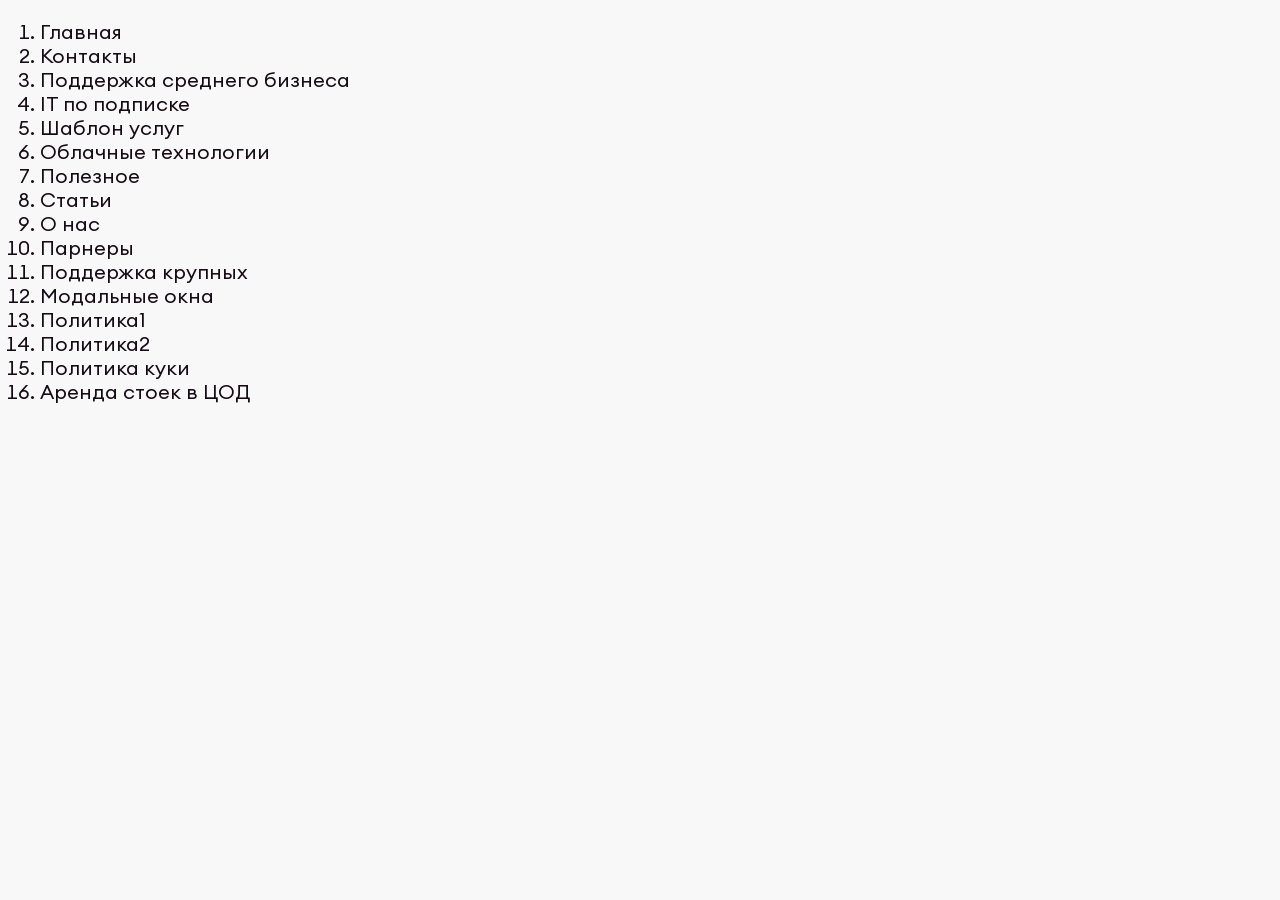
<file: index.html>
<!DOCTYPE html>
<html lang="ru">

<head>
    <meta charset="utf-8">
    <meta name="viewport" content="width=device-width, initial-scale=1.0, shrink-to-fit=no">
    <meta name="description" content="another website">
    <link rel="icon" href="img/favicon.ico">
    <link rel="stylesheet" href="css/swiper-bundle.min.css">
    <link href="./css/style.css" rel="stylesheet">
    <title>title</title>
</head>

<body>
        <header class="header">
        </header>
        <ol>
            <li><a href="main.html">Главная</a></li>
            <li><a href="contacts.html">Контакты</a></li>
            <li><a href="support-for-medium.html">Поддержка среднего бизнеса</a></li>
            <li><a href="subscription.html">IT по подписке</a></li>
            <li><a href="rent.html">Шаблон услуг</a></li>
            <li><a href="cloud.html">Облачные технологии</a></li>

            <li><a href="useful-articles.html">Полезное</a></li>
            <li><a href="article.html">Статьи</a></li>
            <li><a href="about.html">О нас</a></li>
            <li><a href="to-partners.html">Парнеры</a></li>
            <li><a href="support-for-large.html">Поддержка крупных</a></li>
            <li><a href="modal-window.html">Модальные окна</a></li>
            <li><a href="personal-data-policy.html">Политика1</a></li>
            <li><a href="privacy-policy.html">Политика2</a></li>
            <li><a href="cookie-policy.html">Политика куки</a></li>
            <li><a href="data-rental.html">Аренда стоек в ЦОД</a></li>

        </ol>
    <script defer src="js/swiper-bundle.min.js"></script>
    <script defer src="js/jquery-3.5.1.min.js"></script>
    <script defer src="js/main.js"></script>
</body>

</html>
</file>
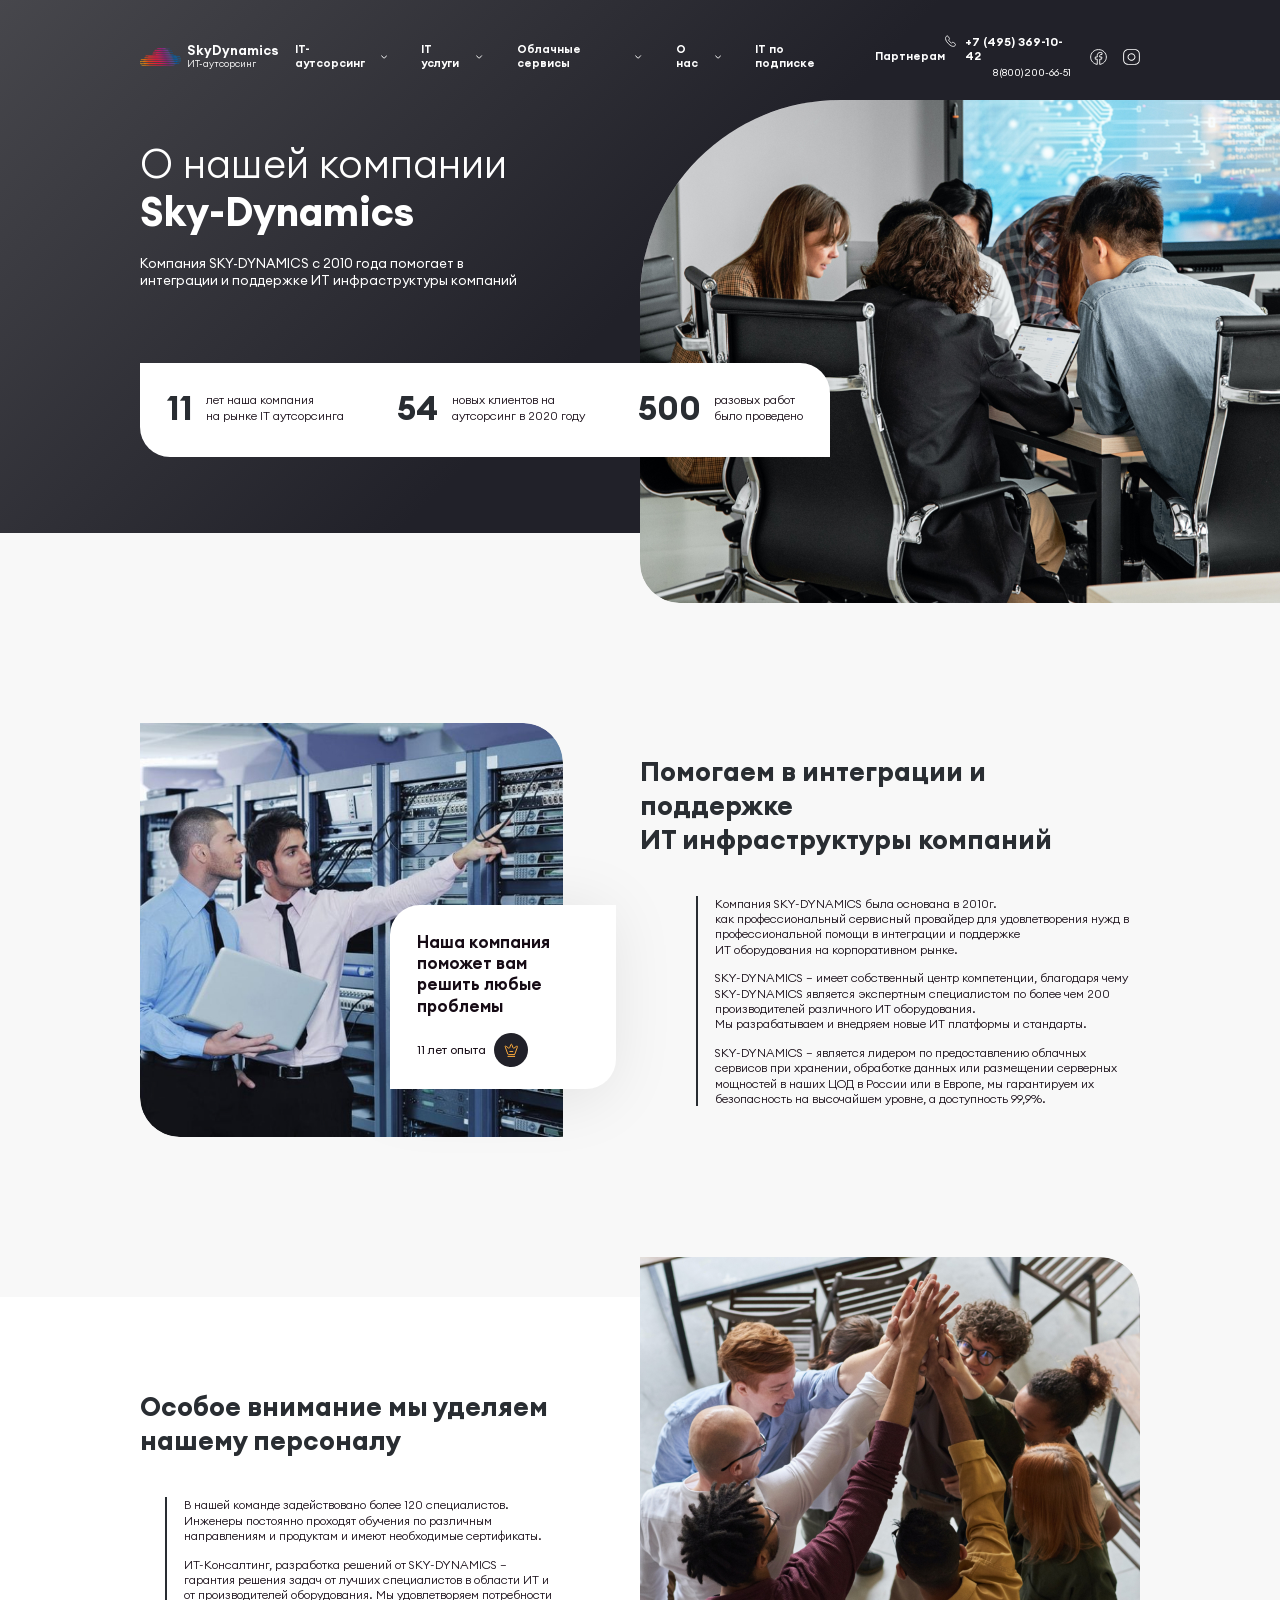
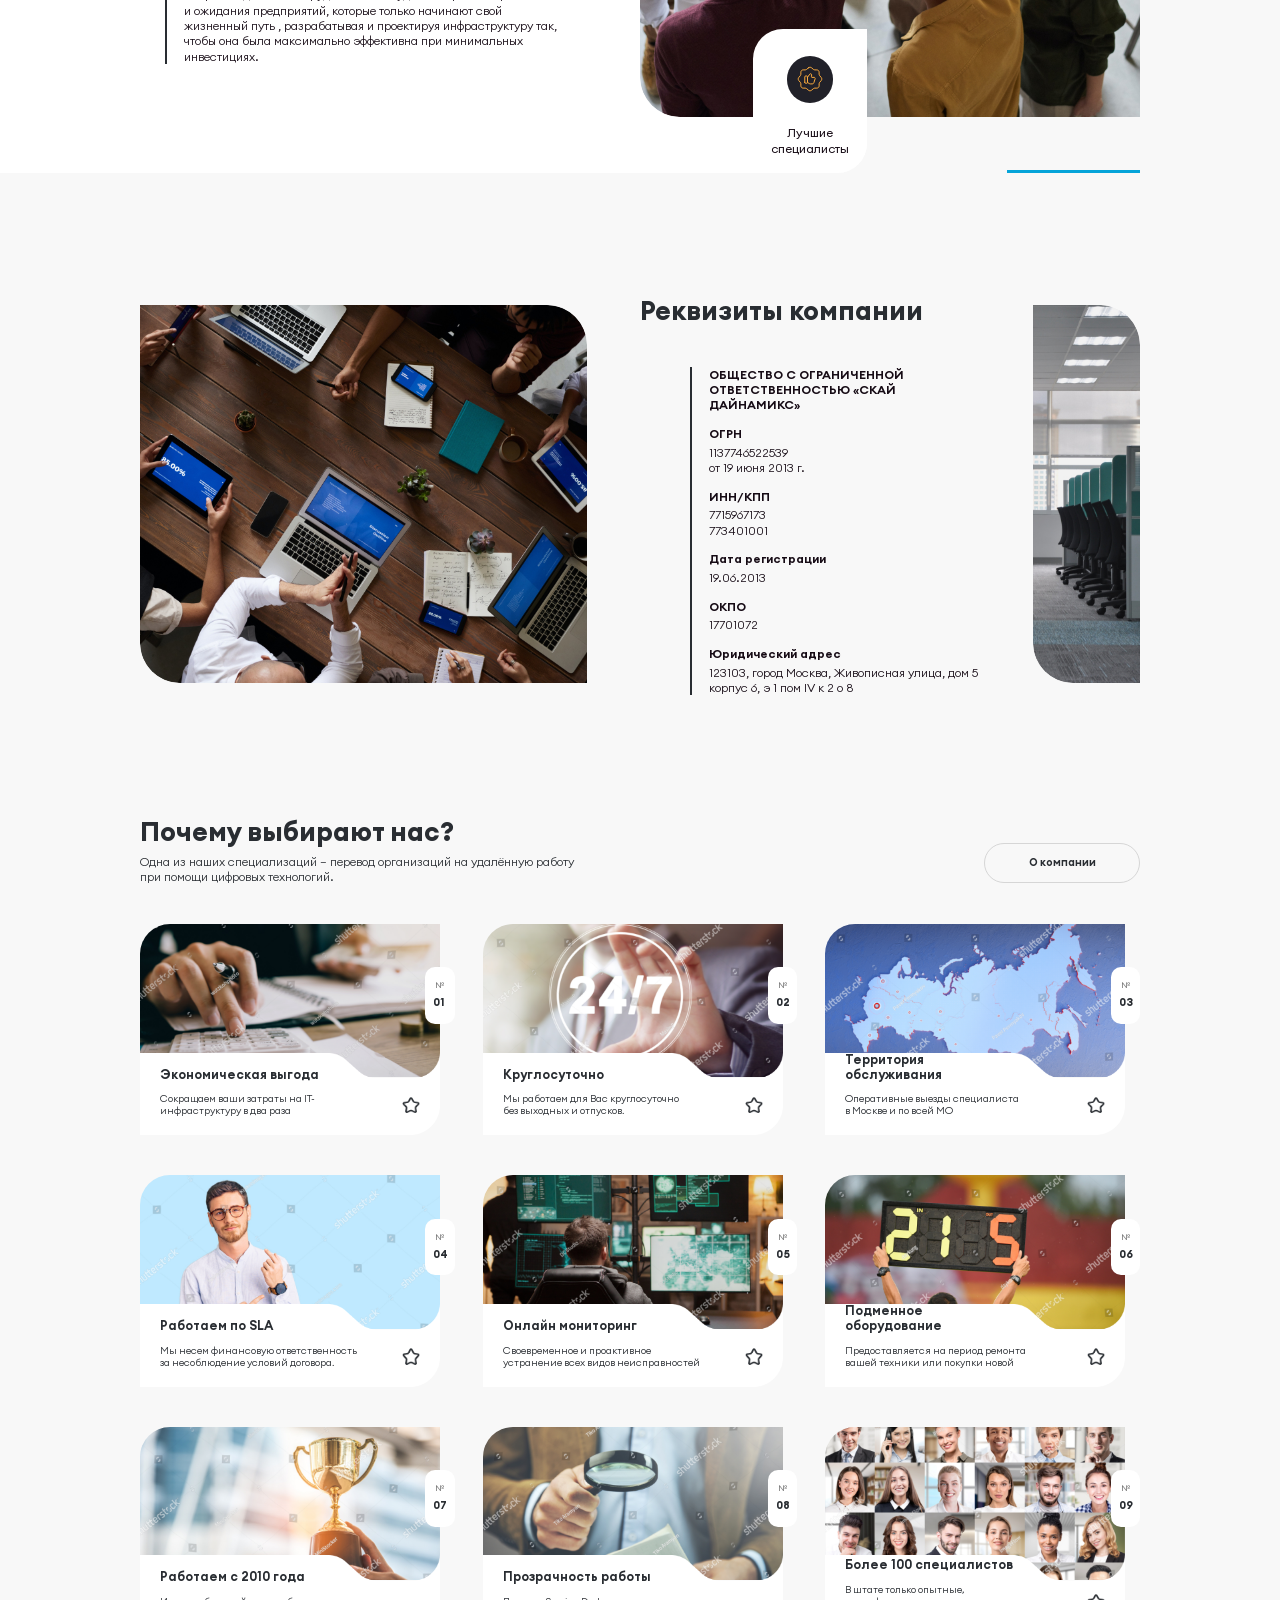
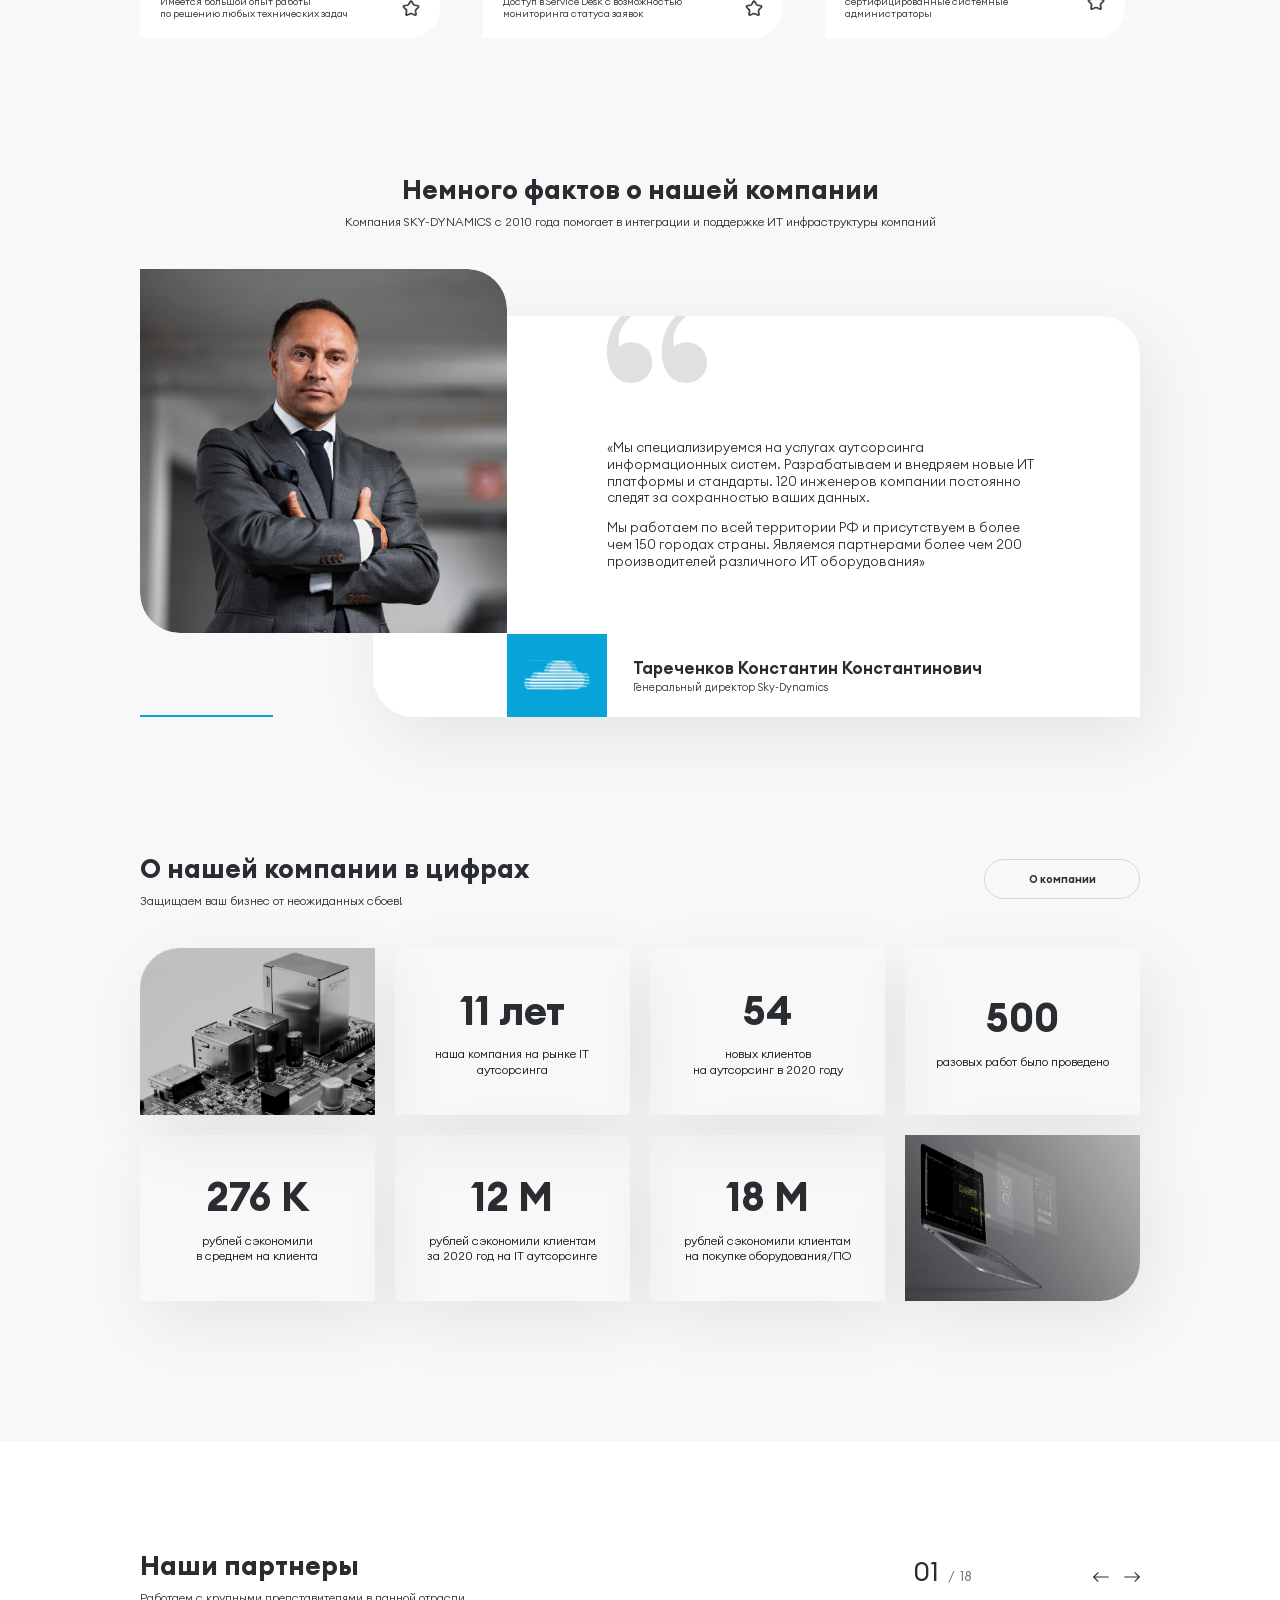
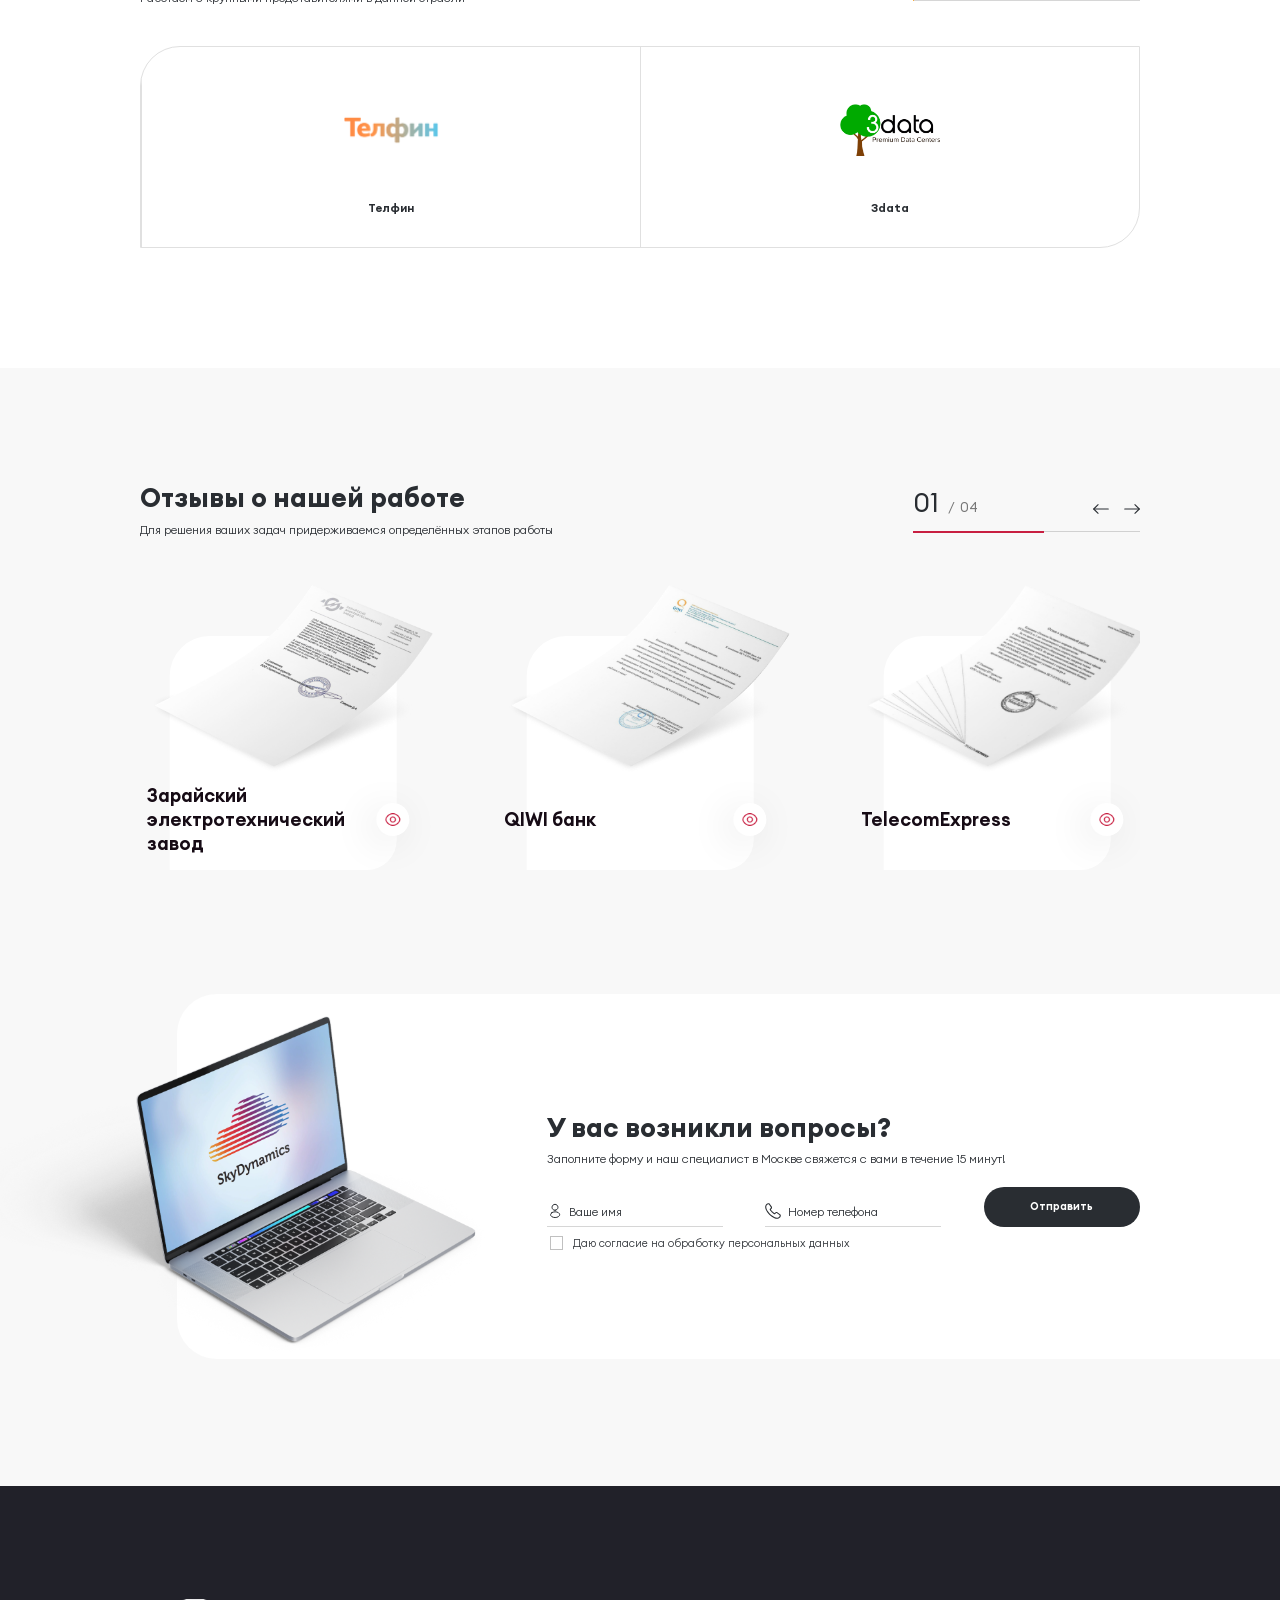
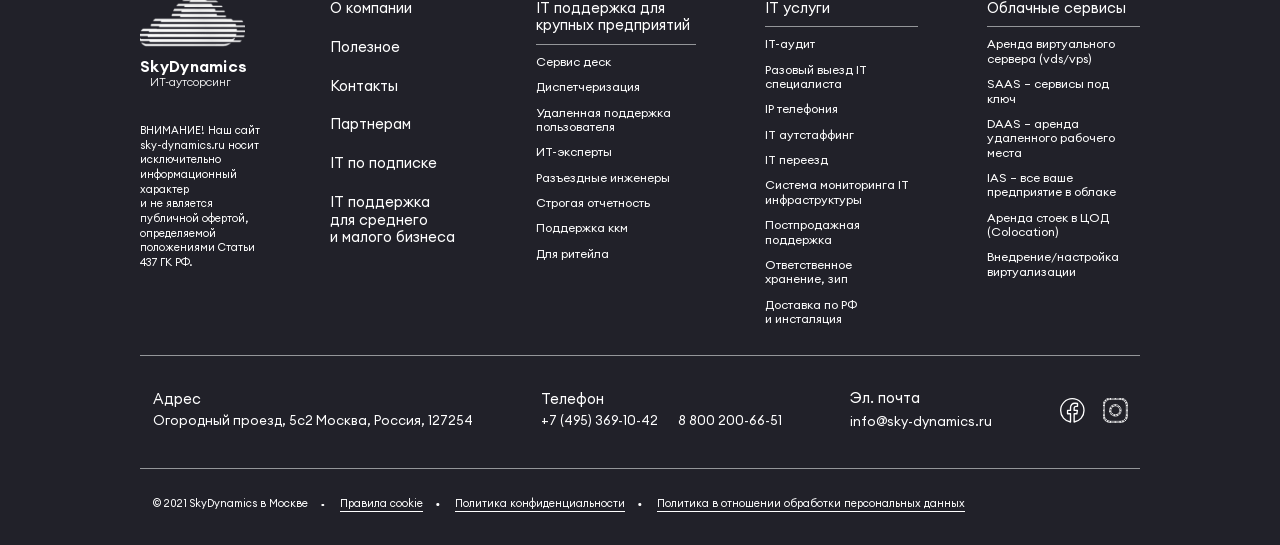
<file: about.html>
<!DOCTYPE html>
<html lang="ru">

<head>
    <meta charset="utf-8">
    <meta name="viewport" content="width=device-width, initial-scale=1.0, shrink-to-fit=no">
    <meta name="description" content="another website">
    <link rel="icon" href="img/favicon.ico">
    <link rel="stylesheet" href="css/swiper-bundle.min.css">
    <link href="./css/style.css" rel="stylesheet">
    <title>title</title>
</head>

<body style="background-color: #F8F8F8">
    <header class="header">
        <div class="container">
            <div class="header__inner">
                <a href="" class="header__burger-menu mobile"></a>

                <a href="" class="header__logo-wrap">
                    <div class="header__logo-img">
                        <img src="./img/logo.png" alt="">
                    </div>
                    <div class="header__logo-name">
                        <div class="header__logo-name-top">SkyDynamics</div>
                        <div class="header__logo-name-down"> ИТ-аутсорсинг</div>
                    </div>
                </a>

                <nav class="header__menu">
                    <div class="header__mobile-header mobile">
                        <a href="" class="header__logo-wrap">
                            <div class="header__logo-img">
                                <img src="./img/logo.png" alt="">
                            </div>
                            <div class="header__logo-name">
                                <div class="header__logo-name-top">SkyDynamics</div>
                                <div class="header__logo-name-down"> ИТ-аутсорсинг</div>
                            </div>
                        </a>
                        <a class="header__tel mobile" href="tel: +74953691042">
                            <img src="./img/call-calling.svg" alt="">
                        </a>
                    </div>
                    <ul class="header__menu-list">
                        <li class="header__menu-item">
                            <div class="header__menu-link menu-item-open">
                                <a href="" class="">IT-аутсорсинг</a>
                                <svg width="10" height="6" viewBox="0 0 10 6" fill="none" xmlns="http://www.w3.org/2000/svg">
                                    <path d="M9 1L5.70707 4.67453C5.31818 5.10849 4.68182 5.10849 4.29293 4.67453L1 1" stroke="" stroke-width="1.5"
                                        stroke-miterlimit="10" stroke-linecap="round" stroke-linejoin="round" />
                                </svg>
                            </div>
                            <ul class="header__menu-sub-list">
                                <li class="header__menu-sub-item">
                                    <a class="header__menu-sub-link" href="">IT поддержка для среднего
                                        и малого бизнеса</a>
                                </li>
                                <li class="header__menu-sub-item">
                                    <a class="header__menu-sub-link" href="">IT поддержка для крупных
                                        предприятий</a>
                                </li>
                            </ul>
                        </li>
                        <li class="header__menu-item  ">
                            <div class="header__menu-link menu-item-open">
                                <a href="" class="">IT услуги</a>
                                <svg width="10" height="6" viewBox="0 0 10 6" fill="none" xmlns="http://www.w3.org/2000/svg">
                                    <path d="M9 1L5.70707 4.67453C5.31818 5.10849 4.68182 5.10849 4.29293 4.67453L1 1" stroke="" stroke-width="1.5"
                                        stroke-miterlimit="10" stroke-linecap="round" stroke-linejoin="round" />
                                </svg>
                            </div>
                            <ul class="header__menu-sub-list">
                                <li class="header__menu-sub-item">
                                    <a class="header__menu-sub-link" href="">IT-аудит</a>
                                </li>
                                <li class="header__menu-sub-item">
                                    <a class="header__menu-sub-link" href="">Разовый выезд IT специалиста</a>
                                </li>
                                <li class="header__menu-sub-item">
                                    <a class="header__menu-sub-link" href="">IP телефония</a>
                                </li>
                                <li class="header__menu-sub-item">
                                    <a class="header__menu-sub-link" href="">IT аутстаффинг</a>
                                </li>
                                <li class="header__menu-sub-item">
                                    <a class="header__menu-sub-linkt" href="">IT переезд</a>
                                </li>
                                <li class="header__menu-sub-item">
                                    <a class="header__menu-sub-link" href="">Система мониторинга IT инфраструктуры</a>
                                </li>
                                <li class="header__menu-sub-item">
                                    <a class="header__menu-sub-link" href="">Ответственное хранение, зип</a>
                                </li>
                                <li class="header__menu-sub-item">
                                    <a class="header__menu-sub-link" href="">Доставка по РФ
                                        и нисталляция</a>
                                </li>
                            </ul>
                        </li>

                        <li class="header__menu-item">
                            <div class="header__menu-link menu-item-open">
                                <a href="" class="">Облачные сервисы</a>
                                <svg width="10" height="6" viewBox="0 0 10 6" fill="none" xmlns="http://www.w3.org/2000/svg">
                                    <path d="M9 1L5.70707 4.67453C5.31818 5.10849 4.68182 5.10849 4.29293 4.67453L1 1" stroke="" stroke-width="1.5"
                                        stroke-miterlimit="10" stroke-linecap="round" stroke-linejoin="round" />
                                </svg>
                            </div>
                            <ul class="header__menu-sub-list">
                                <li class="header__menu-sub-item">
                                    <a class="header__menu-sub-link" href="">Аренда виртуального сервера (vds/vps)</a>
                                </li>
                                <li class="header__menu-sub-item">
                                    <a class="header__menu-sub-link" href="">SAAS - сервисы
                                        под ключ</a>
                                </li>
                                <li class="header__menu-sub-item">
                                    <a class="header__menu-sub-link" href="">DAAS - аренда удаленного рабочего места</a>
                                </li>
                                <li class="header__menu-sub-item">
                                    <a class="header__menu-sub-link" href="">IAS - все ваше предприятие в облаке</a>
                                </li>
                                <li class="header__menu-sub-item">
                                    <a class="header__menu-sub-link" href="">Аренда стоек в ЦОД (Colocstion)</a>
                                </li>
                                <li class="header__menu-sub-item">
                                    <a class="header__menu-sub-link" href="">Внедрение/настройка виртуализации</a>
                                </li>
                            </ul>
                        </li>

                        <li class="header__menu-item ">
                            <div class="header__menu-link menu-item-open">
                                <a href="" class="">О нас</a>
                                <svg width="10" height="6" viewBox="0 0 10 6" fill="none" xmlns="http://www.w3.org/2000/svg">
                                    <path d="M9 1L5.70707 4.67453C5.31818 5.10849 4.68182 5.10849 4.29293 4.67453L1 1" stroke="" stroke-width="1.5"
                                        stroke-miterlimit="10" stroke-linecap="round" stroke-linejoin="round" />
                                </svg>
                            </div>
                            <ul class="header__menu-sub-list">
                                <li class="header__menu-sub-item">
                                    <a class="header__menu-sub-link" href="">Полезное</a>
                                </li>
                                <li class="header__menu-sub-item">
                                    <a class="header__menu-sub-link" href="">Контакты</a>
                                </li>
                            </ul>
                        </li>
                        <li class="header__menu-item">
                            <a class="header__menu-link" href="">IT по подписке</a>
                        </li>
                        <li class="header__menu-item">
                            <a class="header__menu-link" href="">Партнерам</a>
                        </li>
                    </ul>

                    <div class="header__social-wrap mobile">
                        <a href="" class="header__social-link">
                            <img src="./img/icon2.svg" alt="">
                        </a>
                        <a href="" class="header__social-link">
                            <img src="./img/instagram.svg" alt="">
                        </a>
                    </div>
                </nav>

                <div class="header__contacts">
                    <div class="header__tel-wrap desctop">
                        <div class="header__tel-top-wrap">
                            <div class="header__tel-top-img">
                                <img src="./img/icon3.svg" alt="">
                            </div>
                            <a class="header__tel-link" href="tel: +74953691042">+7 (495) 369-10-42</a>
                        </div>
                        <a class="header__tel-down" href="tel: 88002006651">8 (800) 200-66-51</a>
                    </div>
                    <div class="header__social-wrap desctop">
                        <a href="" class="header__social-link">
                            <img src="./img/icon2.svg" alt="">
                        </a>
                        <a href="" class="header__social-link">
                            <img src="./img/icon.svg" alt="">
                        </a>
                    </div>
                    <a class="header__tel mobile" href="tel: +74953691042">
                        <img src="./img/call-calling.svg" alt="">
                    </a>
                </div>
            </div>
        </div>
    </header>

    <main>
        <div class="background background--about"></div>
        <section class="about-intro">
            <div class="container">
                <div class="about-intro__image-bg-block">
                    <img src="img/about-intro-bg.jpeg" alt="">
                </div>
                <div class="about-intro__title">
                    О нашей компании <br>
                    <b>Sky-Dynamics</b>
                </div>
                <p class="about-intro__description">
                    Компания SKY-DYNAMICS с 2010 года помогает
                    в интеграции и поддержке ИТ инфраструктуры компаний
                </p>
                <div class="about-intro__info-block">
                    <div class="about-intro__info-item">
                        <span class="about-intro__info-number">11</span>
                        <span class="about-intro__info-text">лет наша компания<br> на рынке IT аутсорсинга</span>
                    </div>
                    <div class="about-intro__info-item">
                        <span class="about-intro__info-number">54</span>
                        <span class="about-intro__info-text">новых клиентов на<br> аутсорсинг в 2020 году</span>
                    </div>
                    <div class="about-intro__info-item">
                        <span class="about-intro__info-number">500</span>
                        <span class="about-intro__info-text">разовых работ<br> было проведено</span>
                    </div>
                </div>
            </div>
        </section>
        <section class="about-us">
            <div class="container">
                <article class="about-us__item about-us__item--one">
                    <div class="about-us__text-block">
                        <div class="about-us__title">
                            Помогаем в интеграции и поддержке<br>
                            ИТ инфраструктуры компаний
                        </div>
                        <div class="about-us__text">
                            <p>
                                Компания SKY-DYNAMICS была основана в 2010г. <br>
                                как профессиональный сервисный провайдер для удовлетворения нужд в профессиональной помощи в интеграции и поддержке <br>
                                ИТ оборудования на корпоративном рынке.
                            </p>
                            <p>
                                SKY-DYNAMICS – имеет собственный центр компетенции, благодаря чему SKY-DYNAMICS является экспертным специалистом по более
                                чем 200 производителей различного ИТ оборудования. <br>
                                Мы разрабатываем и внедряем новые ИТ платформы и стандарты.
                            </p>
                            <p>
                                SKY-DYNAMICS – является лидером по предоставлению облачных сервисов при хранении, обработке данных или размещении серверных мощностей в наших ЦОД в России или в Европе, мы гарантируем
                                их безопасность на высочайшем уровне, а доступность 99,9%.
                            </p>
                        </div>
                    </div>
                    <div class="about-us__image-block">
                        <img src="img/about-us-image1.jpeg" alt="">
                        <div class="about-us__info-block-in-image">
                            <div class="about-us__info-title">
                                Наша компания поможет вам решить любые проблемы
                            </div>
                            <div class="about-us__info-description">
                                11 лет опыта
                                <div class="about-us__svg-circle">
                                    <svg viewBox="0 0 22 22" fill="none" xmlns="http://www.w3.org/2000/svg">
                                        <path d="M15.3073 17.3986H6.69063C6.30563 17.3986 5.87479 17.0961 5.74646 16.7295L1.95146 6.11447C1.41063 4.5928 2.04313 4.1253 3.3448 5.0603L6.9198 7.6178C7.51563 8.0303 8.19396 7.81947 8.45063 7.1503L10.064 2.85114C10.5773 1.47614 11.4298 1.47614 11.9431 2.85114L13.5565 7.1503C13.8131 7.81947 14.4915 8.0303 15.0781 7.6178L18.4331 5.2253C19.8631 4.19864 20.5506 4.72114 19.964 6.3803L16.2606 16.7478C16.1231 17.0961 15.6923 17.3986 15.3073 17.3986Z" stroke-width="1.5" stroke-linecap="round" stroke-linejoin="round"/><path d="M5.95801 20.1667H16.0413" stroke-width="1.5" stroke-linecap="round" stroke-linejoin="round"/><path d="M8.70801 12.8333H13.2913" stroke-width="1.5" stroke-linecap="round" stroke-linejoin="round"/>
                                    </svg>
                                </div>
                            </div>
                        </div>
                    </div>
                </article>
                <article class="about-us__item about-us__item--two">
                    <div class="about-us__bg-block"></div>
                    <div class="about-us__text-block">
                        <div class="about-us__title">
                            Особое внимание мы уделяем нашему персоналу
                        </div>
                        <div class="about-us__text">
                            <p>
                                В нашей команде задействовано более 120 специалистов. Инженеры постоянно проходят обучения по различным направлениям и продуктам и имеют необходимые сертификаты.
                            </p>
                            <p>
                                ИТ-Консалтинг, разработка решений от SKY-DYNAMICS – гарантия решения задач от лучших специалистов в области ИТ
                                и от производителей оборудования. Мы удовлетворяем потребности и ожидания предприятий, которые только начинают свой жизненный путь , разрабатывая и проектируя инфраструктуру так, чтобы она была максимально эффективна при минимальных инвестициях.
                            </p>
                        </div>
                    </div>
                    <div class="about-us__image-block">
                        <img src="img/about-us-image2.jpeg" alt="">
                        <div class="about-us__info-block-in-image">
                            <div class="about-us__svg-circle">
                                <svg viewBox="0 0 42 42" fill="none" xmlns="http://www.w3.org/2000/svg">
                                    <path d="M18.7903 4.12055C20.0098 3.07782 22.0069 3.07782 23.244 4.12055L26.0365 6.52432C26.5667 6.98383 27.5563 7.35492 28.2633 7.35492H31.2678C33.1411 7.35492 34.6787 8.89238 34.6787 10.7658V13.7704C34.6787 14.4596 35.0499 15.467 35.5094 15.9972L37.913 18.7896C38.9557 20.009 38.9557 22.0061 37.913 23.2433L35.5094 26.0356C35.0499 26.5658 34.6787 27.5555 34.6787 28.2625V31.2671C34.6787 33.1405 33.1411 34.6779 31.2678 34.6779H28.2633C27.574 34.6779 26.5667 35.049 26.0365 35.5085L23.244 37.9121C22.0246 38.9548 20.0275 38.9548 18.7903 37.9121L15.998 35.5085C15.4678 35.049 14.478 34.6779 13.7711 34.6779H10.7136C8.84021 34.6779 7.30263 33.1405 7.30263 31.2671V28.2448C7.30263 27.5555 6.93151 26.5658 6.48967 26.0356L4.10375 23.2256C3.0787 22.0061 3.0787 20.0267 4.10375 18.8072L6.48967 15.9972C6.93151 15.467 7.30263 14.4773 7.30263 13.7881V10.7658C7.30263 8.89238 8.84021 7.35492 10.7136 7.35492H13.7711C14.4604 7.35492 15.4678 6.98383 15.998 6.52432L18.7903 4.12055Z" stroke-width="1.5" stroke-linecap="round" stroke-linejoin="round"/><path d="M17.0518 25.8919L19.8529 27.8635C20.1834 28.194 20.914 28.3506 21.401 28.3506H24.4798C25.4539 28.3506 26.5149 27.6201 26.7585 26.646L28.7066 20.6971C29.1067 19.5664 28.3762 18.575 27.1586 18.575H23.9058C23.4188 18.575 23.0187 18.175 23.0883 17.601L23.4883 14.9919C23.6449 14.2613 23.1578 13.4437 22.4273 13.2002C21.7837 12.9567 20.9662 13.2871 20.6357 13.7741L17.0518 18.7131" stroke-width="1.5" stroke-miterlimit="10"/><path d="M13.1729 25.9131V17.9466C13.1729 16.7985 13.6599 16.3984 14.8079 16.3984H15.6255C16.7561 16.3984 17.2605 16.7985 17.2605 17.9466V25.9131C17.2605 27.0437 16.7735 27.4612 15.6255 27.4612H14.8079C13.6599 27.4612 13.1729 27.0611 13.1729 25.9131Z" stroke-width="1.5" stroke-linecap="round" stroke-linejoin="round"/>
                                </svg>
                            </div>
                            <span class="about-us__info-description">Лучшие специалисты</span>
                        </div>
                    </div>
                </article>
                <article class="about-us__item about-us__item--three">
                    <div class="about-us__text-block">
                        <div class="about-us__title">
                            Реквизиты компании
                        </div>
                        <div class="about-us__text">
                            <p>
                            <div class="about-us__text-title">
                                ОБЩЕСТВО С ОГРАНИЧЕННОЙ ОТВЕТСТВЕННОСТЬЮ «СКАЙ ДАЙНАМИКС»
                            </div>
                            </p>
                            <p>
                            <div class="about-us__text-title">ОГРН</div>
                            <span>
                                1137746522539 <br>
                                от 19 июня 2013 г.
                            </span>
                            </p>
                            <p>
                            <div class="about-us__text-title">ИНН/КПП</div>
                            <span>
                                7715967173<br>
                                773401001
                            </span>
                            </p>
                            <p>
                            <div class="about-us__text-title">Дата регистрации</div>
                            <span>
                                19.06.2013
                            </span>
                            </p>
                            <p>
                            <div class="about-us__text-title">ОКПО</div>
                            <span>
                                17701072
                            </span>
                            </p>
                            <p>
                            <div class="about-us__text-title">Юридический адрес</div>
                            <span>
                                123103, город Москва, Живописная улица, дом 5 корпус 6, э 1 пом IV к 2 о 8
                            </span>
                            </p>
                        </div>
                    </div>
                    <div class="about-us__image-block about-us__image-block--left">
                        <img src="img/about-us-image3.jpeg" alt="">
                    </div>
                    <div class="about-us__image-block about-us__image-block--right">
                        <img src="img/about-us-image4.jpeg" alt="">
                    </div>
                </article>
            </div>
        </section>
        <section class="choose">
            <div class="container">
                <div class="choose__inner">
                    <div class="choose__top-wrap">
                        <div class="choose__title-wrap">
                            <div class="choose__title title">Почему выбирают нас?</div>
                            <div class="choose__subtitle subtitle">Одна из наших специализаций — перевод организаций на
                                удалённую работу
                                при&nbsp;помощи цифровых технологий. </div>
                        </div>
                        <a class="choose__top-btn btn btn--transparent" href="">О компании</a>
                    </div>
                </div>

                <div class="choose__content">
                    <div class="choose__box">
                        <img class="choose__box-bg desctop" src="./img/choose8.png" alt="">
                        <img class="choose__box-bg mobile" src="./img/c-mob1.png" alt="">
                        <div class="choose__box-num-wrap">
                            <div class="choose__box-num-symbol">№</div>
                            <div class="choose__box-num-num">01</div>
                        </div>
                        <div class="choose__box-bottom">
                            <img class="choose__box-text-substrate desctop" src="./img/choose-sub.png" alt="">
                            <img class="choose__box-text-substrate mobile" src="./img/c-mob-sub.png" alt="">
                            <div class="choose__box-bottom-text">
                                <div class="choose__box-title">Экономическая выгода</div>
                                <div class="choose__box-subtitle-wrap">
                                    <div class="choose__box-subtitle">Сокращаем ваши затраты
                                        на IT-инфраструктуру в два раза</div>
                                    <div class="choose__box-text-img">
                                        <img src="./img/star.png" alt="">
                                    </div>
                                </div>
                            </div>
                        </div>
                    </div>
                    <div class="choose__box">
                        <img class="choose__box-bg desctop" src="./img/choose7.png" alt="">
                        <img class="choose__box-bg mobile" src="./img/c-mob2.png" alt="">
                        <div class="choose__box-num-wrap">
                            <div class="choose__box-num-symbol">№</div>
                            <div class="choose__box-num-num">02</div>
                        </div>
                        <div class="choose__box-bottom">
                            <img class="choose__box-text-substrate desctop" src="./img/choose-sub.png" alt="">
                            <img class="choose__box-text-substrate mobile" src="./img/c-mob-sub.png" alt="">
                            <div class="choose__box-bottom-text">
                                <div class="choose__box-title">Круглосуточно</div>
                                <div class="choose__box-subtitle-wrap">
                                    <div class="choose__box-subtitle">Мы работаем для Вас круглосуточно
                                        без&nbsp;выходных и отпусков.</div>
                                    <div class="choose__box-text-img">
                                        <img src="./img/star.png" alt="">
                                    </div>
                                </div>
                            </div>
                        </div>
                    </div>
                    <div class="choose__box">
                        <img class="choose__box-bg desctop" src="./img/choose6.png" alt="">
                        <img class="choose__box-bg mobile" src="./img/c-mob3.png" alt="">
                        <div class="choose__box-num-wrap">
                            <div class="choose__box-num-symbol">№</div>
                            <div class="choose__box-num-num">03</div>
                        </div>
                        <div class="choose__box-bottom">
                            <img class="choose__box-text-substrate desctop" src="./img/choose-sub.png" alt="">
                            <img class="choose__box-text-substrate mobile" src="./img/c-mob-sub.png" alt="">
                            <div class="choose__box-bottom-text">
                                <div class="choose__box-title">Территория обслуживания</div>
                                <div class="choose__box-subtitle-wrap">
                                    <div class="choose__box-subtitle">Оперативные выезды специалиста
                                        в&nbsp;Москве&nbsp;и&nbsp;по всей МО</div>
                                    <div class="choose__box-text-img">
                                        <img src="./img/star.png" alt="">
                                    </div>
                                </div>
                            </div>
                        </div>
                    </div>
                    <div class="choose__box big">
                        <img class="choose__box-bg desctop" src="./img/choose5.png" alt="">
                        <img class="choose__box-bg mobile" src="./img/c-mob4.png" alt="">
                        <div class="choose__box-num-wrap">
                            <div class="choose__box-num-symbol">№</div>
                            <div class="choose__box-num-num">04</div>
                        </div>
                        <div class="choose__box-bottom">
                            <img class="choose__box-text-substrate desctop" src="./img/choose-sub.png" alt="">
                            <img class="choose__box-text-substrate mobile" src="./img/c-mob-sub.png" alt="">
                            <div class="choose__box-bottom-text">
                                <div class="choose__box-title">Работаем по SLA</div>
                                <div class="choose__box-subtitle-wrap">
                                    <div class="choose__box-subtitle">Мы несем финансовую ответственность
                                        за&nbsp;несоблюдение условий договора.</div>
                                    <div class="choose__box-text-img">
                                        <img src="./img/star.png" alt="">
                                    </div>
                                </div>
                            </div>
                        </div>
                    </div>
                    <div class="choose__box big">
                        <img class="choose__box-bg desctop" src="./img/choose4.png" alt="">
                        <img class="choose__box-bg mobile" src="./img/c-mob5.png" alt="">
                        <div class="choose__box-num-wrap">
                            <div class="choose__box-num-symbol">№</div>
                            <div class="choose__box-num-num">05</div>
                        </div>
                        <div class="choose__box-bottom">
                            <img class="choose__box-text-substrate desctop" src="./img/choose-sub.png" alt="">
                            <img class="choose__box-text-substrate mobile" src="./img/c-mob-sub.png" alt="">
                            <div class="choose__box-bottom-text">
                                <div class="choose__box-title">Онлайн мониторинг</div>
                                <div class="choose__box-subtitle-wrap">
                                    <div class="choose__box-subtitle">Своевременное и проактивное
                                        устранение&nbsp;всех видов неисправностей</div>
                                    <div class="choose__box-text-img">
                                        <img src="./img/star.png" alt="">
                                    </div>
                                </div>
                            </div>
                        </div>
                    </div>
                    <div class="choose__box">
                        <img class="choose__box-bg desctop" src="./img/choose3.png" alt="">
                        <img class="choose__box-bg mobile" src="./img/c-mob6.png" alt="">
                        <div class="choose__box-num-wrap">
                            <div class="choose__box-num-symbol">№</div>
                            <div class="choose__box-num-num">06</div>
                        </div>
                        <div class="choose__box-bottom">
                            <img class="choose__box-text-substrate desctop" src="./img/choose-sub.png" alt="">
                            <img class="choose__box-text-substrate mobile" src="./img/c-mob-sub.png" alt="">
                            <div class="choose__box-bottom-text">
                                <div class="choose__box-title">Подменное оборудование</div>
                                <div class="choose__box-subtitle-wrap">
                                    <div class="choose__box-subtitle">Предоставляется на период ремонта
                                        вашей&nbsp;техники или покупки новой</div>
                                    <div class="choose__box-text-img">
                                        <img src="./img/star.png" alt="">
                                    </div>
                                </div>
                            </div>
                        </div>
                    </div>
                    <div class="choose__box">
                        <img class="choose__box-bg desctop" src="./img/choose2.png" alt="">
                        <img class="choose__box-bg mobile" src="./img/c-mob7.png" alt="">
                        <div class="choose__box-num-wrap">
                            <div class="choose__box-num-symbol">№</div>
                            <div class="choose__box-num-num">07</div>
                        </div>
                        <div class="choose__box-bottom">
                            <img class="choose__box-text-substrate desctop" src="./img/choose-sub.png" alt="">
                            <img class="choose__box-text-substrate mobile" src="./img/c-mob-sub.png" alt="">
                            <div class="choose__box-bottom-text">
                                <div class="choose__box-title">Работаем с 2010 года</div>
                                <div class="choose__box-subtitle-wrap">
                                    <div class="choose__box-subtitle">Имеется большой опыт работы
                                        по&nbsp;решению&nbsp;любых технических задач</div>
                                    <div class="choose__box-text-img">
                                        <img src="./img/star.png" alt="">
                                    </div>
                                </div>
                            </div>
                        </div>
                    </div>
                    <div class="choose__box">
                        <img class="choose__box-bg desctop" src="./img/choose1.png" alt="">
                        <img class="choose__box-bg mobile" src="./img/c-mob8.png" alt="">
                        <div class="choose__box-num-wrap">
                            <div class="choose__box-num-symbol">№</div>
                            <div class="choose__box-num-num">08</div>
                        </div>
                        <div class="choose__box-bottom">
                            <img class="choose__box-text-substrate desctop" src="./img/choose-sub.png" alt="">
                            <img class="choose__box-text-substrate mobile" src="./img/c-mob-sub.png" alt="">
                            <div class="choose__box-bottom-text">
                                <div class="choose__box-title">Прозрачность работы</div>
                                <div class="choose__box-subtitle-wrap">
                                    <div class="choose__box-subtitle">Доступ в Service Desk
                                        c возможностью мониторинга статуса заявок</div>
                                    <div class="choose__box-text-img">
                                        <img src="./img/star.png" alt="">
                                    </div>
                                </div>
                            </div>
                        </div>
                    </div>
                    <div class="choose__box big">
                        <img class="choose__box-bg desctop" src="./img/choose9.png" alt="">
                        <img class="choose__box-bg mobile" src="./img/c-mob9.png" alt="">
                        <div class="choose__box-num-wrap">
                            <div class="choose__box-num-symbol">№</div>
                            <div class="choose__box-num-num">09</div>
                        </div>
                        <div class="choose__box-bottom">
                            <img class="choose__box-text-substrate desctop" src="./img/choose-sub.png" alt="">
                            <img class="choose__box-text-substrate mobile" src="./img/c-mob-sub.png" alt="">
                            <div class="choose__box-bottom-text">
                                <div class="choose__box-title">Более 100 специалистов</div>
                                <div class="choose__box-subtitle-wrap">
                                    <div class="choose__box-subtitle">В штате только опытные,
                                        сертифицированные системные администраторы</div>
                                    <div class="choose__box-text-img">
                                        <img src="./img/star.png" alt="">
                                    </div>
                                </div>
                            </div>
                        </div>
                    </div>
                </div>
            </div>
        </section>
        <section class="facts facts--about">
            <div class="container">
                <div class="facts__title">
                    Немного фактов о нашей компании
                </div>
                <p class="facts__description">
                    Компания SKY-DYNAMICS с 2010 года помогает в интеграции и поддержке ИТ инфраструктуры компаний
                </p>
                <div class="facts__content">
                    <div class="facts__image-block">
                        <img src="img/facts-image1.jpeg" alt="">
                    </div>
                    <div class="facts__info-block">
                        <div class="facts__info-bg">
                            <svg viewBox="0 0 150 120" fill="none" xmlns="http://www.w3.org/2000/svg">
                                <path d="M119.032 120C106.452 120 96.9355 114.921 90.4839 104.762C85 96.1905 82.2581 85.7143 82.2581 73.3333C82.2581 57.4603 86.2903 43.1746 94.3548 30.4762C102.742 17.7778 115.323 7.61906 132.097 0L136.452 8.57142C126.452 12.6984 117.742 19.2064 110.323 28.0952C103.226 36.9841 99.6774 46.0317 99.6774 55.2381C99.6774 59.0476 100.161 62.3809 101.129 65.2381C106.29 61.1111 112.258 59.0476 119.032 59.0476C127.742 59.0476 135 61.9048 140.806 67.619C146.936 73.0159 150 80.3174 150 89.5238C150 98.0952 146.936 105.397 140.806 111.429C135 117.143 127.742 120 119.032 120ZM36.7742 120C24.1936 120 14.6774 114.921 8.22581 104.762C2.74193 96.1905 0 85.7143 0 73.3333C0 57.4603 4.03226 43.1746 12.0968 30.4762C20.4839 17.7778 33.0645 7.61906 49.8387 0L54.1936 8.57142C44.1936 12.6984 35.4839 19.2064 28.0645 28.0952C20.9677 36.9841 17.4194 46.0317 17.4194 55.2381C17.4194 59.0476 17.9032 62.3809 18.871 65.2381C24.0323 61.1111 30 59.0476 36.7742 59.0476C45.4839 59.0476 52.7419 61.9048 58.5484 67.619C64.6774 73.0159 67.7419 80.3174 67.7419 89.5238C67.7419 98.0952 64.6774 105.397 58.5484 111.429C52.7419 117.143 45.4839 120 36.7742 120Z" />
                            </svg>
                        </div>
                        <div class="facts__info-text">
                            <p>
                                «Мы специализируемся на услугах аутсорсинга информационных систем. Разрабатываем и внедряем новые ИТ платформы и стандарты. 120 инженеров компании постоянно следят за сохранностью ваших данных.
                            </p>
                            <p>
                                Мы работаем по всей территории РФ и присутствуем в более чем 150 городах страны.  Являемся партнерами более чем 200 производителей различного ИТ оборудования»
                            </p>
                        </div>
                        <div class="facts__info-contacts">
                            <div class="facts__info-contacts-icon">
                                <img class="facts__info-contacts-icon--desk" src="img/facts-cloud-icon.svg" alt="">
                                <img class="facts__info-contacts-icon--mob" src="img/facts-cloud-icon-mob.svg" alt="">
                            </div>
                            <div class="facts__info-name">
                                <p class="facts__info-name--bold">Тареченков Константин Константинович</p>
                                <p>Генеральный директор Sky-Dynamics</p>
                            </div>
                        </div>
                    </div>
                </div>
            </div>
        </section>
        <section class="number-blocks number-blocks--about">
            <div class="container">
                <div class="number-blocks__title-block">
                    <div class="number-blocks__title-text">
                        <div class="number-blocks__title">О нашей компании в цифрах</div>
                        <p class="number-blocks__description">Защищаем ваш бизнес от неожиданных сбоев!</p>
                    </div>
                    <a href="#" class="number-blocks__about-link">О компании</a>
                </div>
                <div class="number-blocks__cards">
                    <div class="number-blocks__item number-blocks__item--left-top">
                        <img src="img/number-blocks-image1.jpeg" alt="">
                    </div>
                    <div class="number-blocks__item">
                        <div class="number-blocks__item-title">11 лет</div>
                        <p class="number-blocks__item-description">
                            наша компания на рынке IT аутсорсинга
                        </p>
                    </div>
                    <div class="number-blocks__item">
                        <div class="number-blocks__item-title">54</div>
                        <p class="number-blocks__item-description">
                            новых клиентов<br>
                            на аутсорсинг в 2020 году
                        </p>
                    </div>
                    <div class="number-blocks__item">
                        <div class="number-blocks__item-title">500</div>
                        <p class="number-blocks__item-description">
                            разовых работ было проведено
                        </p>
                    </div>
                    <div class="number-blocks__item">
                        <div class="number-blocks__item-title">276 К</div>
                        <p class="number-blocks__item-description">
                            рублей сэкономили<br>
                            в среднем на клиента
                        </p>
                    </div>
                    <div class="number-blocks__item">
                        <div class="number-blocks__item-title">12 М</div>
                        <p class="number-blocks__item-description">
                            рублей сэкономили клиентам за 2020 год на IT аутсорсинге
                        </p>
                    </div>
                    <div class="number-blocks__item">
                        <div class="number-blocks__item-title">18 М</div>
                        <p class="number-blocks__item-description">
                            рублей сэкономили клиентам на покупке оборудования/ПО
                        </p>
                    </div>
                    <div class="number-blocks__item number-blocks__item--right-bottom">
                        <img src="img/number-blocks-image2.jpeg" alt="">
                    </div>
                </div>
            </div>
        </section>
        <section class="partners">
            <div class="container">
                <div class="partners__inner">
                    <div class="partners__top-wrap">
                        <div class="partners__title-wrap">
                            <div class="partners__title title">Наши партнеры</div>
                            <div class="partners__subtitle subtitle">Работаем с крупными представителями в&nbsp;данной
                                отрасли</div>
                        </div>
                        <div class="partners__control-wrap control__wrap">
                            <div class="partners__control-top control__top">
                                <div class="partners__control-fraction control__fraction"></div>
                                <div class="partners__control-arrows swiper-arrow control__arrows">
                                    <div class="partners__control-arrow-prew control__arrow-prew">
                                        <img src="./img/arrow-left.svg" alt="">
                                    </div>
                                    <div class="partners__control-arrow-next control__arrow-next">
                                        <img src="./img/arrow-right.svg" alt="">
                                    </div>
                                </div>
                            </div>
                            <div class="partners__control-scrollbar swiper-scrollbar control__scrollbar"></div>
                        </div>
                    </div>

                    <div class="partners__content swiper-slider">
                        <div class="partners__content-wrapper swiper-wrapper">
                            <div class="partners__slide swiper-slide">
                                <div class="partners__slide-img">
                                    <img src="./img/part1.png" alt="">
                                </div>
                                <div class="partners__slide-title">Телфин</div>
                            </div>
                            <div class="partners__slide swiper-slide">
                                <div class="partners__slide-img">
                                    <img src="./img/part2.png" alt="">
                                </div>
                                <div class="partners__slide-title">3data</div>
                            </div>
                            <div class="partners__slide swiper-slide">
                                <div class="partners__slide-img">
                                    <img src="./img/part3.png" alt="">
                                </div>
                                <div class="partners__slide-title">CNS</div>
                            </div>
                            <div class="partners__slide swiper-slide">
                                <div class="partners__slide-img">
                                    <img src="./img/part4.png" alt="">
                                </div>
                                <div class="partners__slide-title">Cisco</div>
                            </div>
                            <div class="partners__slide swiper-slide">
                                <div class="partners__slide-img">
                                    <img src="./img/part5.png" alt="">
                                </div>
                                <div class="partners__slide-title">IBM</div>
                            </div>
                            <div class="partners__slide swiper-slide">
                                <div class="partners__slide-img">
                                    <img src="./img/part4.png" alt="">
                                </div>
                                <div class="partners__slide-title">Телфин</div>
                            </div>
                            <div class="partners__slide swiper-slide">
                                <div class="partners__slide-img">
                                    <img src="./img/part5.png" alt="">
                                </div>
                                <div class="partners__slide-title">Телфин</div>
                            </div>
                            <div class="partners__slide swiper-slide">
                                <div class="partners__slide-img">
                                    <img src="./img/part4.png" alt="">
                                </div>
                                <div class="partners__slide-title">Cisco</div>
                            </div>
                            <div class="partners__slide swiper-slide">
                                <div class="partners__slide-img">
                                    <img src="./img/part5.png" alt="">
                                </div>
                                <div class="partners__slide-title">IBM</div>
                            </div>
                            <div class="partners__slide swiper-slide">
                                <div class="partners__slide-img">
                                    <img src="./img/part4.png" alt="">
                                </div>
                                <div class="partners__slide-title">Телфин</div>
                            </div>
                            <div class="partners__slide swiper-slide">
                                <div class="partners__slide-img">
                                    <img src="./img/part5.png" alt="">
                                </div>
                                <div class="partners__slide-title">Телфин</div>
                            </div>
                            <div class="partners__slide swiper-slide">
                                <div class="partners__slide-img">
                                    <img src="./img/part4.png" alt="">
                                </div>
                                <div class="partners__slide-title">Телфин</div>
                            </div>
                            <div class="partners__slide swiper-slide">
                                <div class="partners__slide-img">
                                    <img src="./img/part5.png" alt="">
                                </div>
                                <div class="partners__slide-title">Телфин</div>
                            </div>
                            <div class="partners__slide swiper-slide">
                                <div class="partners__slide-img">
                                    <img src="./img/part4.png" alt="">
                                </div>
                                <div class="partners__slide-title">Телфин</div>
                            </div>
                            <div class="partners__slide swiper-slide">
                                <div class="partners__slide-img">
                                    <img src="./img/part5.png" alt="">
                                </div>
                                <div class="partners__slide-title">Телфин</div>
                            </div>
                            <div class="partners__slide swiper-slide">
                                <div class="partners__slide-img">
                                    <img src="./img/part4.png" alt="">
                                </div>
                                <div class="partners__slide-title">Телфин</div>
                            </div>
                            <div class="partners__slide swiper-slide">
                                <div class="partners__slide-img">
                                    <img src="./img/part5.png" alt="">
                                </div>
                                <div class="partners__slide-title">Телфин</div>
                            </div>
                            <div class="partners__slide swiper-slide">
                                <div class="partners__slide-img">
                                    <img src="./img/part4.png" alt="">
                                </div>
                                <div class="partners__slide-title">Телфин</div>
                            </div>
                            <div class="partners__slide swiper-slide">
                                <div class="partners__slide-img">
                                    <img src="./img/part5.png" alt="">
                                </div>
                                <div class="partners__slide-title">Телфин</div>
                            </div>
                        </div>
                    </div>
                </div>
        </section>
        <section class="reviews">
            <div class="container">
                <div class="reviews__inner">
                    <div class="reviews__top-wrap">
                        <div class="reviews__title-wrap">
                            <div class="reviews__title title">Отзывы о нашей работе</div>
                            <div class="reviews__subtitle subtitle">Для решения ваших задач придерживаемся определённых
                                этапов работы</div>
                        </div>
                        <div class="reviews__control-wrap control__wrap">
                            <div class="reviews__control-top control__top">
                                <div class="reviews__control-fraction control__fraction"></div>
                                <div class="reviews__control-arrows swiper-arrow control__arrows">
                                    <div class="reviews__control-arrow-prew control__arrow-prew">
                                        <img src="./img/arrow-left.svg" alt="">
                                    </div>
                                    <div class="reviews__control-arrow-next control__arrow-next">
                                        <img src="./img/arrow-right.svg" alt="">
                                    </div>
                                </div>
                            </div>
                            <div class="reviews__control-scrollbar swiper-scrollbar control__scrollbar"></div>
                        </div>
                    </div>

                    <div class="reviews__content swiper-slider">
                        <div class="reviews__content-wrapper swiper-wrapper">
                            <div class="reviews__slide swiper-slide">
                                <div class="reviews__slide-substrate"></div>
                                <a class="reviews__slide-more" href="">
                                    <img src="./img/eye.png" alt="">
                                </a>
                                <div class="reviews__slide-inner">
                                    <img class="reviews__slide-mail-img" src="./img/review1.png" alt="">
                                    <div class="reviews__slide-text-wrap">
                                        <div class="reviews__slide-name-company">Зарайский электротехнический
                                            завод</div>
                                    </div>
                                </div>
                            </div>
                            <div class="reviews__slide swiper-slide">
                                <div class="reviews__slide-substrate"></div>
                                <a class="reviews__slide-more" href="">
                                    <img src="./img/eye.png" alt="">
                                </a>
                                <div class="reviews__slide-inner">
                                    <img class="reviews__slide-mail-img" src="./img/review2.png" alt="">
                                    <div class="reviews__slide-text-wrap">
                                        <div class="reviews__slide-name-company">QIWI банк</div>
                                    </div>
                                </div>
                            </div>
                            <div class="reviews__slide swiper-slide">
                                <div class="reviews__slide-substrate"></div>
                                <a class="reviews__slide-more" href="">
                                    <img src="./img/eye.png" alt="">
                                </a>
                                <div class="reviews__slide-inner">
                                    <img class="reviews__slide-mail-img" src="./img/review3.png" alt="">
                                    <div class="reviews__slide-text-wrap">
                                        <div class="reviews__slide-name-company">TelecomExpress</div>
                                    </div>
                                </div>
                            </div>
                            <div class="reviews__slide swiper-slide">
                                <div class="reviews__slide-substrate"></div>
                                <a class="reviews__slide-more" href="">
                                    <img src="./img/eye.png" alt="">
                                </a>
                                <div class="reviews__slide-inner">
                                    <img class="reviews__slide-mail-img" src="./img/review2.png" alt="">
                                    <div class="reviews__slide-text-wrap">
                                        <div class="reviews__slide-name-company">QIWI банк</div>
                                    </div>
                                </div>
                            </div>
                            <div class="reviews__slide swiper-slide">
                                <div class="reviews__slide-substrate"></div>
                                <a class="reviews__slide-more" href="">
                                    <img src="./img/eye.png" alt="">
                                </a>
                                <div class="reviews__slide-inner">
                                    <img class="reviews__slide-mail-img" src="./img/review3.png" alt="">
                                    <div class="reviews__slide-text-wrap">
                                        <div class="reviews__slide-name-company">TelecomExpress</div>
                                    </div>
                                </div>
                            </div>
                        </div>
                    </div>
                </div>
            </div>
        </section>
        <section class="feedback">
            <img class="feedback__substrate" src="./img/notebook.png" alt="">

            <div class="container">
                <div class="feedback__inner">
                    <form class="feedback__form" action="">
                        <div class="feedback__title-wrap">
                            <div class="feedback__title">У вас возникли вопросы?</div>
                            <div class="feedback__subtitle">Заполните форму и наш специалист в Москве свяжется с&nbsp;вами в
                                течение 15 минут!</div>
                        </div>
                        <div class="feedback__body">
                            <div class="feedback__information">
                                <div class="feedback__information-personal">
                                    <label class="feedback__input-wrap">
                                        <svg class="feedback__input-img" width="24" height="24" viewBox="0 0 24 24"
                                             fill="none" xmlns="http://www.w3.org/2000/svg">
                                            <path
                                                    d="M12.1601 10.87C12.0601 10.86 11.9401 10.86 11.8301 10.87C9.45006 10.79 7.56006 8.84 7.56006 6.44C7.56006 3.99 9.54006 2 12.0001 2C14.4501 2 16.4401 3.99 16.4401 6.44C16.4301 8.84 14.5401 10.79 12.1601 10.87Z"
                                                    stroke="" stroke-width="1.5" stroke-linecap="round"
                                                    stroke-linejoin="round" />
                                            <path
                                                    d="M7.15997 14.56C4.73997 16.18 4.73997 18.82 7.15997 20.43C9.90997 22.27 14.42 22.27 17.17 20.43C19.59 18.81 19.59 16.17 17.17 14.56C14.43 12.73 9.91997 12.73 7.15997 14.56Z"
                                                    stroke="" stroke-width="1.5" stroke-linecap="round"
                                                    stroke-linejoin="round" />
                                        </svg>
                                        <input class="feedback__input" type="text" placeholder="Ваше имя" name="" id="">
                                    </label>
                                    <label class="feedback__input-wrap">
                                        <svg class="feedback__input-img" width="22" height="22" viewBox="0 0 22 22"
                                             fill="none" xmlns="http://www.w3.org/2000/svg">
                                            <path
                                                    d="M20.97 17.33C20.97 17.69 20.89 18.06 20.72 18.42C20.55 18.78 20.33 19.12 20.04 19.44C19.55 19.98 19.01 20.37 18.4 20.62C17.8 20.87 17.15 21 16.45 21C15.43 21 14.34 20.76 13.19 20.27C12.04 19.78 10.89 19.12 9.75 18.29C8.6 17.45 7.51 16.52 6.47 15.49C5.44 14.45 4.51 13.36 3.68 12.22C2.86 11.08 2.2 9.94 1.72 8.81C1.24 7.67 1 6.58 1 5.54C1 4.86 1.12 4.21 1.36 3.61C1.6 3 1.98 2.44 2.51 1.94C3.15 1.31 3.85 1 4.59 1C4.87 1 5.15 1.06 5.4 1.18C5.66 1.3 5.89 1.48 6.07 1.74L8.39 5.01C8.57 5.26 8.7 5.49 8.79 5.71C8.88 5.92 8.93 6.13 8.93 6.32C8.93 6.56 8.86 6.8 8.72 7.03C8.59 7.26 8.4 7.5 8.16 7.74L7.4 8.53C7.29 8.64 7.24 8.77 7.24 8.93C7.24 9.01 7.25 9.08 7.27 9.16C7.3 9.24 7.33 9.3 7.35 9.36C7.53 9.69 7.84 10.12 8.28 10.64C8.73 11.16 9.21 11.69 9.73 12.22C10.27 12.75 10.79 13.24 11.32 13.69C11.84 14.13 12.27 14.43 12.61 14.61C12.66 14.63 12.72 14.66 12.79 14.69C12.87 14.72 12.95 14.73 13.04 14.73C13.21 14.73 13.34 14.67 13.45 14.56L14.21 13.81C14.46 13.56 14.7 13.37 14.93 13.25C15.16 13.11 15.39 13.04 15.64 13.04C15.83 13.04 16.03 13.08 16.25 13.17C16.47 13.26 16.7 13.39 16.95 13.56L20.26 15.91C20.52 16.09 20.7 16.3 20.81 16.55C20.91 16.8 20.97 17.05 20.97 17.33Z"
                                                    stroke="" stroke-width="1.5" stroke-miterlimit="10" />
                                        </svg>
                                        <input class="feedback__input" type="text" placeholder="Номер телефона" name=""
                                               id="">
                                    </label>
                                    <a class="feedback__btn btn btn--black desctop" href="">Отправить</a>
                                </div>
                                <label class="feedback__select-label">
                                    <input class="feedback__checkbox-input" type="checkbox" name="select" id="">
                                    <span class="feedback__checkbox-style">
                                    </span>
                                    Даю согласие на обработку персональных данных
                                </label>
                            </div>
                        </div>
                        <a class="feedback__btn btn btn--black mobile" href="">Оставить заявку</a>
                    </form>
                </div>
            </div>
        </section>
    </main>

    <footer class="footer">
        <div class="container">
            <div class="footer__inner">
                <div class="footer__nav-block">
                    <div class="footer__logo-danger">
                        <a href="" class="footer__logo-wrap">
                            <div class="footer__logo-img">
                                <img src="./img/logo-white.png" alt="">
                            </div>
                            <div class="footer__logo-company-top">SkyDynamics</div>
                            <div class="footer__logo-company-down">ИТ-аутсорсинг</div>
                        </a>
                        <div class="footer__danger"><span>ВНИМАНИЕ!</span> Наш сайт
                            sky-dynamics.ru носит исключительно информационный характер
                            и&nbsp;не&nbsp;является публичной офертой,
                            определяемой положениями Статьи 437 ГК РФ.
                        </div>
                    </div>

                    <div class="footer__menu main-menu">
                        <ul class="footer__list">
                            <li class="footer__item">
                                <a class="footer__link" href="">О компании</a>
                            </li>
                            <li class="footer__item">
                                <a class="footer__link" href="">Полезное</a>
                            </li>
                            <li class="footer__item">
                                <a class="footer__link" href="">Контакты</a>
                            </li>
                            <li class="footer__item">
                                <a class="footer__link" href="">Партнерам</a>
                            </li>
                            <li class="footer__item">
                                <a class="footer__link" href="">IT по подписке</a>
                            </li>
                            <li class="footer__item">
                                <a class="footer__link" href="">IT поддержка для&nbsp;среднего и&nbsp;малого бизнеса</a>
                            </li>
                        </ul>
                    </div>

                    <div class="footer__menu support-menu">
                        <div class="footer__menu-title">IT поддержка для крупных предприятий</div>
                        <ul class="footer__list">
                            <li class="footer__item">
                                <a class="footer__link" href="">Сервис деск</a>
                            </li>
                            <li class="footer__item">
                                <a class="footer__link" href="">Диспетчеризация</a>
                            </li>
                            <li class="footer__item">
                                <a class="footer__link" href="">Удаленная поддержка пользователя</a>
                            </li>
                            <li class="footer__item">
                                <a class="footer__link" href="">ИТ-эксперты</a>
                            </li>
                            <li class="footer__item">
                                <a class="footer__link" href="">Разъездные инженеры</a>
                            </li>
                            <li class="footer__item">
                                <a class="footer__link" href="">Строгая отчетность</a>
                            </li>
                            <li class="footer__item">
                                <a class="footer__link" href="">Поддержка ккм</a>
                            </li>
                            <li class="footer__item">
                                <a class="footer__link" href="">Для ритейла</a>
                            </li>
                        </ul>
                    </div>

                    <div class="footer__menu service-menu">
                        <div class="footer__menu-title">IT услуги</div>
                        <ul class="footer__list">
                            <li class="footer__item">
                                <a class="footer__link" href="">IT-аудит</a>
                            </li>
                            <li class="footer__item">
                                <a class="footer__link" href="">Разовый выезд IT специалиста</a>
                            </li>
                            <li class="footer__item">
                                <a class="footer__link" href="">IP телефония</a>
                            </li>
                            <li class="footer__item">
                                <a class="footer__link" href="">IT аутстаффинг</a>
                            </li>
                            <li class="footer__item">
                                <a class="footer__link" href="">IT переезд</a>
                            </li>
                            <li class="footer__item">
                                <a class="footer__link" href="">Система мониторинга IT инфраструктуры</a>
                            </li>
                            <li class="footer__item">
                                <a class="footer__link" href="">Постпродажная поддержка</a>
                            </li>
                            <li class="footer__item">
                                <a class="footer__link" href="">Ответственное
                                    хранение,&nbsp;зип</a>
                            </li>
                            <li class="footer__item">
                                <a class="footer__link" href="">Доставка по РФ
                                    и&nbsp;инсталяция</a>
                            </li>
                        </ul>
                    </div>

                    <div class="footer__menu cloud-menu">
                        <div class="footer__menu-title">Облачные сервисы</div>
                        <ul class="footer__list">
                            <li class="footer__item">
                                <a class="footer__link" href="">Аренда виртуального сервера (vds/vps)</a>
                            </li>
                            <li class="footer__item">
                                <a class="footer__link" href="">SAAS – сервисы под ключ</a>
                            </li>
                            <li class="footer__item">
                                <a class="footer__link" href="">DAAS – аренда удаленного рабочего места</a>
                            </li>
                            <li class="footer__item">
                                <a class="footer__link" href="">IAS – все ваше предприятие в облаке</a>
                            </li>
                            <li class="footer__item">
                                <a class="footer__link" href="">Аренда стоек в ЦОД (Colocation)</a>
                            </li>
                            <li class="footer__item">
                                <a class="footer__link" href="">Внедрение/настройка виртуализации</a>
                            </li>
                        </ul>
                    </div>
                </div>
                <div class="footer__contacts">
                    <div class="footer__address-wrap">
                        <div class="footer__address-name">Адрес</div>
                        <div class="footer__address">Огородный проезд, 5с2 Москва, Россия, 127254</div>
                    </div>
                    <div class="footer__phone-wrap">
                        <div class="footer__phone-name">Телефон</div>
                        <div class="footer__phons">
                            <a href="" class="footer__phone">+7 (495) 369-10-42</a>
                            <a href="" class="footer__phone">8 800 200-66-51</a>
                        </div>
                    </div>
                    <div class="footer__email-wrap">
                        <div class="footer__email-name">Эл. почта</div>
                        <a href="" class="footer__email">info@sky-dynamics.ru</a>
                    </div>
                    <div class="footer__social-wrap">
                        <a class="footer__social" href="">
                            <svg width="37" height="37" viewBox="0 0 37 37" fill="none" xmlns="http://www.w3.org/2000/svg">
                                <path
                                        d="M36 18.6069C36 8.88289 28.165 1 18.5 1C8.83501 1 1 8.88289 1 18.6069C1 27.3949 7.39946 34.6791 15.7656 36V23.6965H11.3223V18.6069H15.7656V14.7279C15.7656 10.3152 18.3783 7.87771 22.3756 7.87771C24.2897 7.87771 26.293 8.2216 26.293 8.2216V12.5546H24.0863C21.9125 12.5546 21.2344 13.9119 21.2344 15.3056V18.6069H26.0879L25.312 23.6965H21.2344V36C29.6005 34.6791 36 27.3949 36 18.6069Z"
                                        stroke="" stroke-width="2" stroke-linejoin="round" />
                            </svg>
                        </a>
                        <a class="footer__social" href="">
                            <svg width="37" height="37" viewBox="0 0 37 37" fill="none" xmlns="http://www.w3.org/2000/svg">
                                <path
                                        d="M11.29 1.105L11.3097 2.10481L11.328 2.10445L11.3462 2.10342L11.29 1.105ZM25.71 1.105L25.6538 2.10342L25.672 2.10445L25.6903 2.10481L25.71 1.105ZM29.9683 1.92167L29.6168 2.85784L29.6182 2.85837L29.9683 1.92167ZM33.06 3.94L32.3433 4.63742L32.3528 4.64717L32.3626 4.65666L33.06 3.94ZM35.0783 7.03167L34.1416 7.3818L34.1422 7.38322L35.0783 7.03167ZM35.895 11.29L34.8952 11.3097L34.8955 11.328L34.8966 11.3462L35.895 11.29ZM35.895 25.71L34.8966 25.6538L34.8955 25.672L34.8952 25.6903L35.895 25.71ZM35.0783 29.9683L36.0102 30.3313L36.0145 30.3199L35.0783 29.9683ZM33.0598 33.0598L33.7669 33.7669L33.7669 33.7669L33.0598 33.0598ZM29.9683 35.0783L30.3199 36.0146L30.3313 36.0101L29.9683 35.0783ZM25.71 35.895L25.6903 34.8952L25.672 34.8955L25.6538 34.8966L25.71 35.895ZM11.29 35.895L11.3337 34.896L11.3217 34.8954L11.3097 34.8952L11.29 35.895ZM7.03167 35.0783L7.38322 34.1422L7.3818 34.1416L7.03167 35.0783ZM3.94 33.06L4.65666 32.3626L4.64717 32.3528L4.63742 32.3433L3.94 33.06ZM1.92167 29.9683L2.85837 29.6182L2.85784 29.6168L1.92167 29.9683ZM1.105 25.71L2.10481 25.6903L2.10445 25.672L2.10342 25.6538L1.105 25.71ZM1.105 11.29L2.10342 11.3462L2.10445 11.328L2.10481 11.3097L1.105 11.29ZM1.92167 7.03167L2.85784 7.38322L2.85837 7.3818L1.92167 7.03167ZM3.94 3.94L4.63742 4.65666L4.64717 4.64717L4.65666 4.63742L3.94 3.94ZM7.03167 1.92167L7.3818 2.85837L7.38322 2.85784L7.03167 1.92167ZM14.2221 12.0977L14.7777 12.9292L14.2221 12.0977ZM23.9447 13.0553L24.6518 12.3482H24.6518L23.9447 13.0553ZM21.4467 25.6139L21.064 24.69H21.064L21.4467 25.6139ZM16.9978 26.052L17.1929 25.0713L16.9978 26.052ZM10.948 20.0022L9.96717 20.1973L10.948 20.0022ZM11.3861 15.5533L12.31 15.936V15.936L11.3861 15.5533ZM18.5 0C13.7576 0 13.1336 -0.000284791 11.2338 0.106578L11.3462 2.10342C13.1797 2.00028 13.7458 2 18.5 2V0ZM25.7662 0.106578C23.8664 -0.000284791 23.2424 0 18.5 0V2C23.2542 2 23.8203 2.00028 25.6538 2.10342L25.7662 0.106578ZM30.3199 0.985498C28.8508 0.433841 27.2986 0.136159 25.7297 0.105195L25.6903 2.10481C27.0323 2.13129 28.3601 2.38594 29.6168 2.85784L30.3199 0.985498ZM33.7767 3.24258C32.8048 2.2439 31.6238 1.47289 30.3185 0.984968L29.6182 2.85837C30.6468 3.24286 31.5775 3.85043 32.3433 4.63742L33.7767 3.24258ZM36.015 6.68153C35.5271 5.37622 34.7561 4.1952 33.7574 3.22334L32.3626 4.65666C33.1496 5.42252 33.7571 6.35319 34.1416 7.3818L36.015 6.68153ZM36.8948 11.2703C36.8638 9.70136 36.5662 8.14916 36.0145 6.68012L34.1422 7.38322C34.6141 8.63987 34.8687 9.96766 34.8952 11.3097L36.8948 11.2703ZM37 18.5C37 13.7576 37.0003 13.1336 36.8934 11.2338L34.8966 11.3462C34.9997 13.1797 35 13.7458 35 18.5H37ZM36.8934 25.7662C37.0003 23.8664 37 23.2424 37 18.5H35C35 23.2542 34.9997 23.8203 34.8966 25.6538L36.8934 25.7662ZM36.0145 30.3199C36.5662 28.8508 36.8638 27.2986 36.8948 25.7297L34.8952 25.6903C34.8687 27.0323 34.6141 28.3601 34.1422 29.6168L36.0145 30.3199ZM33.7669 33.7669C34.7445 32.7894 35.5083 31.6195 36.0101 30.3313L34.1465 29.6054C33.7453 30.6355 33.1344 31.571 32.3527 32.3527L33.7669 33.7669ZM30.3313 36.0101C31.6195 35.5083 32.7894 34.7445 33.7669 33.7669L32.3527 32.3527C31.571 33.1344 30.6355 33.7453 29.6054 34.1465L30.3313 36.0101ZM25.7297 36.8948C27.2986 36.8638 28.8508 36.5662 30.3199 36.0145L29.6168 34.1422C28.3601 34.6141 27.0323 34.8687 25.6903 34.8952L25.7297 36.8948ZM18.5 37C23.2424 37 23.8664 37.0003 25.7662 36.8934L25.6538 34.8966C23.8203 34.9997 23.2542 35 18.5 35V37ZM11.2463 36.894C13.1338 36.9766 13.7452 37 18.5 37V35C13.7581 35 13.1795 34.9767 11.3337 34.896L11.2463 36.894ZM6.68012 36.0145C8.14916 36.5662 9.70136 36.8638 11.2703 36.8948L11.3097 34.8952C9.96766 34.8687 8.63987 34.6141 7.38322 34.1422L6.68012 36.0145ZM3.22334 33.7574C4.1952 34.7561 5.37622 35.5271 6.68153 36.015L7.3818 34.1416C6.35319 33.7571 5.42252 33.1496 4.65666 32.3626L3.22334 33.7574ZM0.984968 30.3185C1.47289 31.6238 2.2439 32.8048 3.24258 33.7767L4.63742 32.3433C3.85043 31.5775 3.24286 30.6468 2.85837 29.6182L0.984968 30.3185ZM0.105195 25.7297C0.136159 27.2986 0.433841 28.8508 0.985498 30.3199L2.85784 29.6168C2.38594 28.3601 2.13129 27.0323 2.10481 25.6903L0.105195 25.7297ZM0 18.5C0 23.2424 -0.000284791 23.8664 0.106578 25.7662L2.10342 25.6538C2.00028 23.8203 2 23.2542 2 18.5H0ZM0.106578 11.2338C-0.000284791 13.1336 0 13.7576 0 18.5H2C2 13.7458 2.00028 13.1797 2.10342 11.3462L0.106578 11.2338ZM0.985498 6.68012C0.433841 8.14916 0.136159 9.70136 0.105195 11.2703L2.10481 11.3097C2.13129 9.96766 2.38594 8.63987 2.85784 7.38322L0.985498 6.68012ZM3.24258 3.22334C2.2439 4.1952 1.47289 5.37622 0.984968 6.68153L2.85837 7.3818C3.24286 6.35319 3.85043 5.42252 4.63742 4.65666L3.24258 3.22334ZM6.68153 0.984968C5.37622 1.47289 4.1952 2.2439 3.22334 3.24258L4.65666 4.63742C5.42252 3.85043 6.35319 3.24286 7.3818 2.85837L6.68153 0.984968ZM11.2703 0.105195C9.70136 0.136159 8.14916 0.433841 6.68012 0.985498L7.38322 2.85784C8.63987 2.38594 9.96766 2.13129 11.3097 2.10481L11.2703 0.105195ZM18.5 9.8C16.7793 9.8 15.0972 10.3102 13.6665 11.2662L14.7777 12.9292C15.8795 12.1929 17.1749 11.8 18.5 11.8V9.8ZM24.6518 12.3482C23.0203 10.7166 20.8074 9.8 18.5 9.8V11.8C20.277 11.8 21.9811 12.5059 23.2376 13.7624L24.6518 12.3482ZM27.2 18.5C27.2 16.1926 26.2834 13.9797 24.6518 12.3482L23.2376 13.7624C24.4941 15.0189 25.2 16.723 25.2 18.5H27.2ZM25.7338 23.3335C26.6898 21.9028 27.2 20.2207 27.2 18.5H25.2C25.2 19.8251 24.8071 21.1205 24.0708 22.2223L25.7338 23.3335ZM21.8293 26.5377C23.4191 25.8793 24.7778 24.7642 25.7338 23.3335L24.0708 22.2223C23.3346 23.3241 22.2882 24.1829 21.064 24.69L21.8293 26.5377ZM16.8027 27.0328C18.4903 27.3685 20.2396 27.1962 21.8293 26.5377L21.064 24.69C19.8397 25.1971 18.4926 25.3298 17.1929 25.0713L16.8027 27.0328ZM12.3482 24.6518C13.5649 25.8685 15.1151 26.6971 16.8027 27.0328L17.1929 25.0713C15.8932 24.8127 14.6994 24.1746 13.7624 23.2376L12.3482 24.6518ZM9.96717 20.1973C10.3029 21.8849 11.1315 23.4351 12.3482 24.6518L13.7624 23.2376C12.8254 22.3006 12.1873 21.1068 11.9287 19.8071L9.96717 20.1973ZM10.4623 15.1707C9.80377 16.7604 9.63148 18.5096 9.96717 20.1973L11.9287 19.8071C11.6702 18.5074 11.8029 17.1603 12.31 15.936L10.4623 15.1707ZM13.6665 11.2662C12.2358 12.2222 11.1207 13.5809 10.4623 15.1707L12.31 15.936C12.8171 14.7118 13.6759 13.6654 14.7777 12.9292L13.6665 11.2662Z"
                                        fill="" />
                            </svg>
                        </a>
                    </div>
                </div>
                <div class="footer__bottom">
                    <div class="footer__small">© 2021 SkyDynamics в Москве</div>
                    <a href="" class="footer__small">Правила cookie</a>
                    <a href="" class="footer__small">Политика конфиденциальности</a>
                    <a href="" class="footer__small">Политика в отношении обработки персональных данных</a>
                </div>
            </div>
        </div>
    </footer>

<script defer src="js/swiper-bundle.min.js"></script>
<script defer src="js/jquery-3.5.1.min.js"></script>
<script defer src="js/main.js"></script>
</body>
</html>
</file>
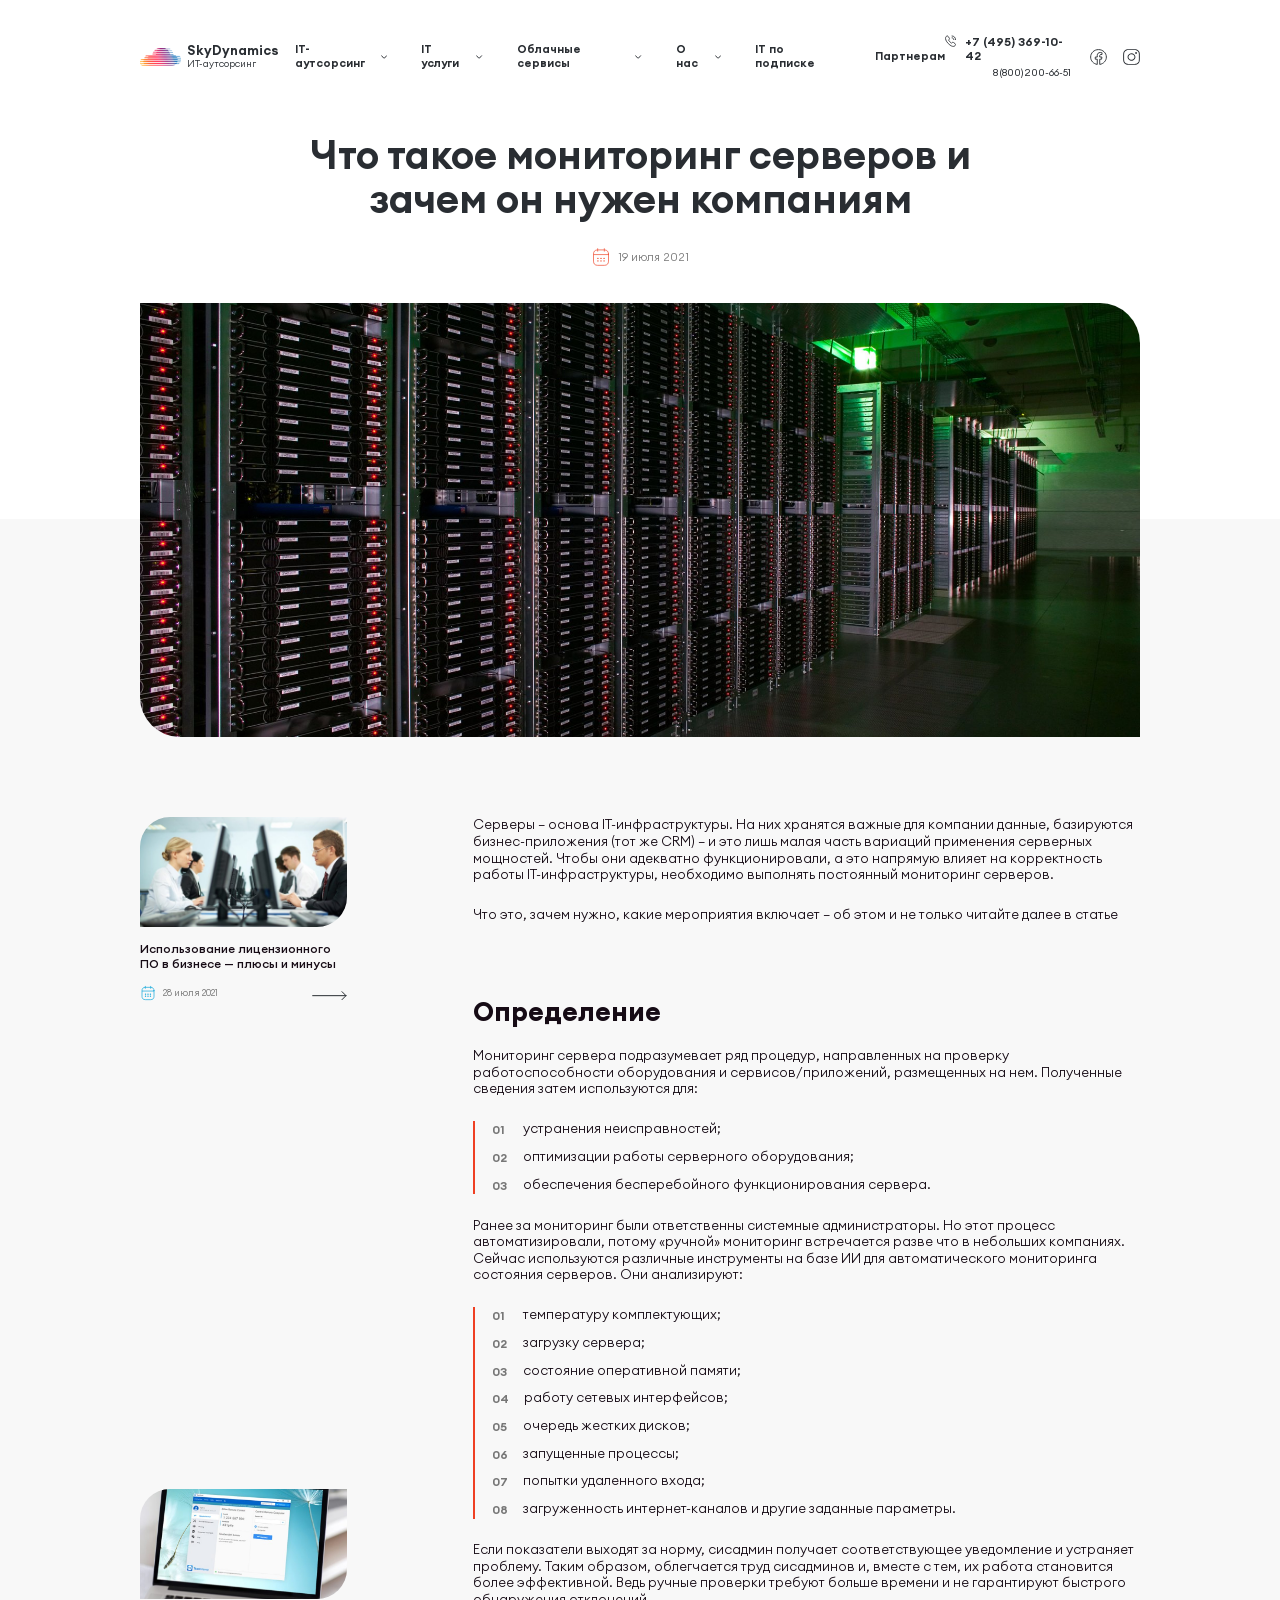
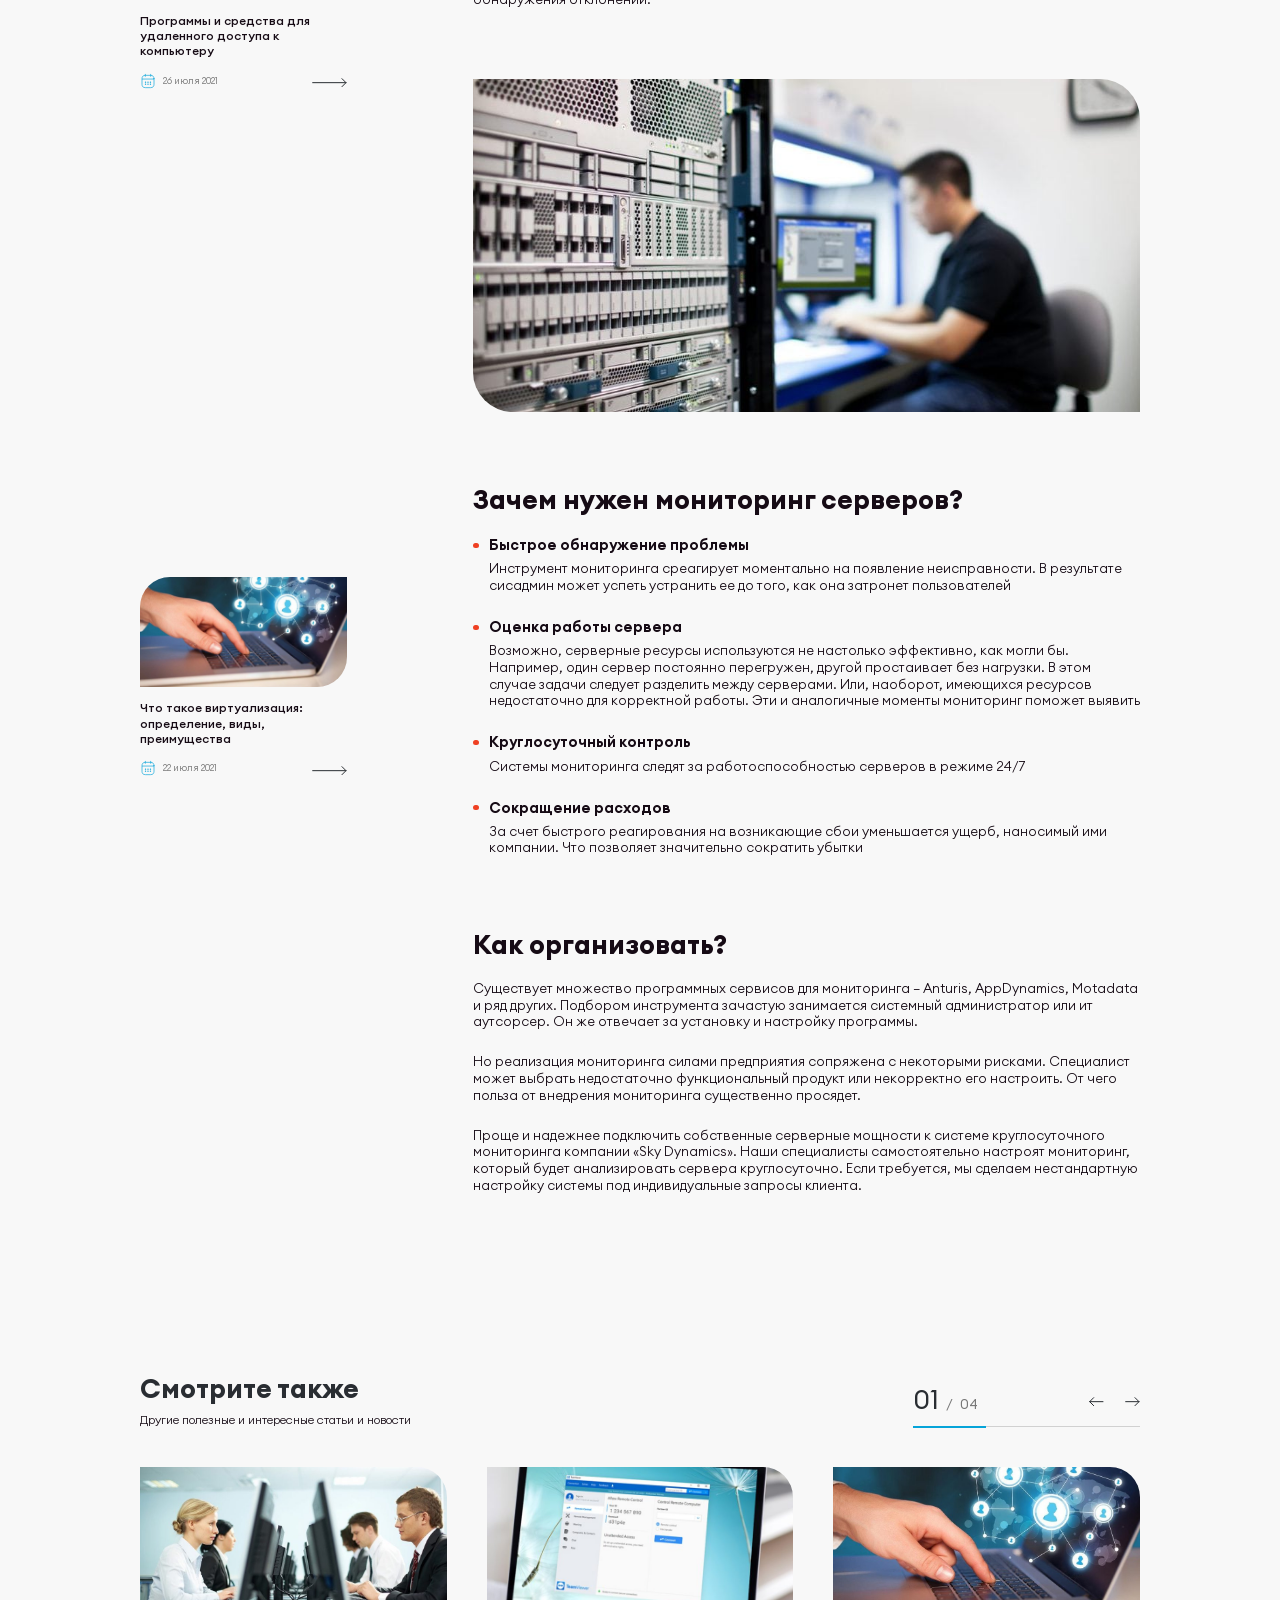
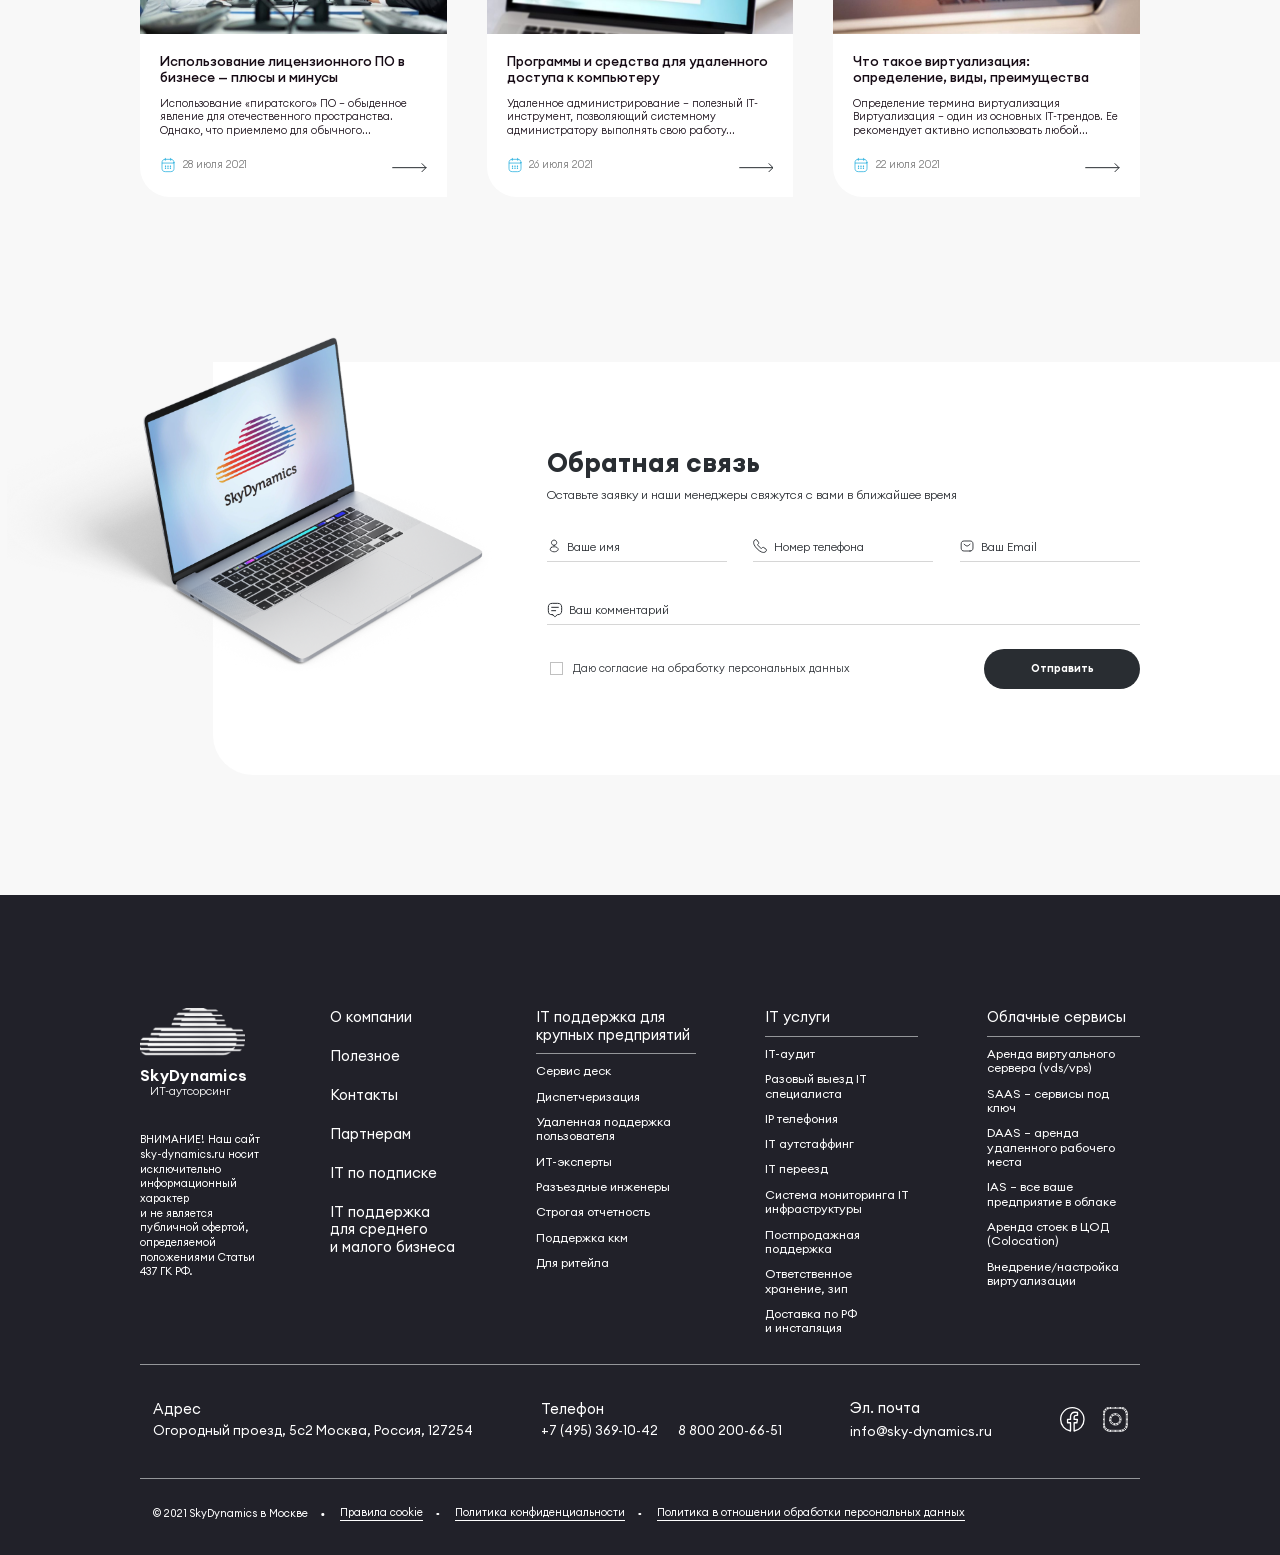
<file: article.html>
<!DOCTYPE html>
<html lang="ru">

<head>
    <meta charset="utf-8">
    <meta name="viewport" content="width=device-width, initial-scale=1.0, shrink-to-fit=no">
    <meta name="description" content="another website">
    <link rel="icon" href="img/favicon.ico">
    <link rel="stylesheet" href="css/swiper-bundle.min.css">
    <link href="./css/style.css" rel="stylesheet">
    <title>title</title>
</head>

<body>
    <header class="header header--dark">
        <div class="container">
            <div class="header__inner">
                <a href="" class="header__burger-menu mobile"></a>

                <a href="" class="header__logo-wrap">
                    <div class="header__logo-img">
                        <img src="./img/logo.png" alt="">
                    </div>
                    <div class="header__logo-name">
                        <div class="header__logo-name-top">SkyDynamics</div>
                        <div class="header__logo-name-down"> ИТ-аутсорсинг</div>
                    </div>
                </a>

                <nav class="header__menu">
                    <div class="header__mobile-header mobile">
                        <a href="" class="header__logo-wrap">
                            <div class="header__logo-img">
                                <img src="./img/logo.png" alt="">
                            </div>
                            <div class="header__logo-name">
                                <div class="header__logo-name-top">SkyDynamics</div>
                                <div class="header__logo-name-down"> ИТ-аутсорсинг</div>
                            </div>
                        </a>
                        <a class="header__tel mobile" href="tel: +74953691042">
                            <img src="./img/call-calling.svg" alt="">
                        </a>
                    </div>
                    <ul class="header__menu-list">
                        <li class="header__menu-item">
                            <div class="header__menu-link menu-item-open">
                                <a href="" class="">IT-аутсорсинг</a>
                                <svg width="10" height="6" viewBox="0 0 10 6" fill="none" xmlns="http://www.w3.org/2000/svg">
                                    <path d="M9 1L5.70707 4.67453C5.31818 5.10849 4.68182 5.10849 4.29293 4.67453L1 1" stroke="" stroke-width="1.5"
                                        stroke-miterlimit="10" stroke-linecap="round" stroke-linejoin="round" />
                                </svg>
                            </div>
                            <ul class="header__menu-sub-list">
                                <li class="header__menu-sub-item">
                                    <a class="header__menu-sub-link" href="">IT поддержка для среднего
                                        и малого бизнеса</a>
                                </li>
                                <li class="header__menu-sub-item">
                                    <a class="header__menu-sub-link" href="">IT поддержка для крупных
                                        предприятий</a>
                                </li>
                            </ul>
                        </li>
                        <li class="header__menu-item  ">
                            <div class="header__menu-link menu-item-open">
                                <a href="" class="">IT услуги</a>
                                <svg width="10" height="6" viewBox="0 0 10 6" fill="none" xmlns="http://www.w3.org/2000/svg">
                                    <path d="M9 1L5.70707 4.67453C5.31818 5.10849 4.68182 5.10849 4.29293 4.67453L1 1" stroke="" stroke-width="1.5"
                                        stroke-miterlimit="10" stroke-linecap="round" stroke-linejoin="round" />
                                </svg>
                            </div>
                            <ul class="header__menu-sub-list">
                                <li class="header__menu-sub-item">
                                    <a class="header__menu-sub-link" href="">IT-аудит</a>
                                </li>
                                <li class="header__menu-sub-item">
                                    <a class="header__menu-sub-link" href="">Разовый выезд IT специалиста</a>
                                </li>
                                <li class="header__menu-sub-item">
                                    <a class="header__menu-sub-link" href="">IP телефония</a>
                                </li>
                                <li class="header__menu-sub-item">
                                    <a class="header__menu-sub-link" href="">IT аутстаффинг</a>
                                </li>
                                <li class="header__menu-sub-item">
                                    <a class="header__menu-sub-linkt" href="">IT переезд</a>
                                </li>
                                <li class="header__menu-sub-item">
                                    <a class="header__menu-sub-link" href="">Система мониторинга IT инфраструктуры</a>
                                </li>
                                <li class="header__menu-sub-item">
                                    <a class="header__menu-sub-link" href="">Ответственное хранение, зип</a>
                                </li>
                                <li class="header__menu-sub-item">
                                    <a class="header__menu-sub-link" href="">Доставка по РФ
                                        и нисталляция</a>
                                </li>
                            </ul>
                        </li>

                        <li class="header__menu-item">
                            <div class="header__menu-link menu-item-open">
                                <a href="" class="">Облачные сервисы</a>
                                <svg width="10" height="6" viewBox="0 0 10 6" fill="none" xmlns="http://www.w3.org/2000/svg">
                                    <path d="M9 1L5.70707 4.67453C5.31818 5.10849 4.68182 5.10849 4.29293 4.67453L1 1" stroke="" stroke-width="1.5"
                                        stroke-miterlimit="10" stroke-linecap="round" stroke-linejoin="round" />
                                </svg>
                            </div>
                            <ul class="header__menu-sub-list">
                                <li class="header__menu-sub-item">
                                    <a class="header__menu-sub-link" href="">Аренда виртуального сервера (vds/vps)</a>
                                </li>
                                <li class="header__menu-sub-item">
                                    <a class="header__menu-sub-link" href="">SAAS - сервисы
                                        под ключ</a>
                                </li>
                                <li class="header__menu-sub-item">
                                    <a class="header__menu-sub-link" href="">DAAS - аренда удаленного рабочего места</a>
                                </li>
                                <li class="header__menu-sub-item">
                                    <a class="header__menu-sub-link" href="">IAS - все ваше предприятие в облаке</a>
                                </li>
                                <li class="header__menu-sub-item">
                                    <a class="header__menu-sub-link" href="">Аренда стоек в ЦОД (Colocstion)</a>
                                </li>
                                <li class="header__menu-sub-item">
                                    <a class="header__menu-sub-link" href="">Внедрение/настройка виртуализации</a>
                                </li>
                            </ul>
                        </li>

                        <li class="header__menu-item ">
                            <div class="header__menu-link menu-item-open">
                                <a href="" class="">О нас</a>
                                <svg width="10" height="6" viewBox="0 0 10 6" fill="none" xmlns="http://www.w3.org/2000/svg">
                                    <path d="M9 1L5.70707 4.67453C5.31818 5.10849 4.68182 5.10849 4.29293 4.67453L1 1" stroke="" stroke-width="1.5"
                                        stroke-miterlimit="10" stroke-linecap="round" stroke-linejoin="round" />
                                </svg>
                            </div>
                            <ul class="header__menu-sub-list">
                                <li class="header__menu-sub-item">
                                    <a class="header__menu-sub-link" href="">Полезное</a>
                                </li>
                                <li class="header__menu-sub-item">
                                    <a class="header__menu-sub-link" href="">Контакты</a>
                                </li>
                            </ul>
                        </li>
                        <li class="header__menu-item">
                            <a class="header__menu-link" href="">IT по подписке</a>
                        </li>
                        <li class="header__menu-item">
                            <a class="header__menu-link" href="">Партнерам</a>
                        </li>
                    </ul>

                    <div class="header__social-wrap mobile">
                        <a href="" class="header__social-link">
                            <img src="./img/icon2.svg" alt="">
                        </a>
                        <a href="" class="header__social-link">
                            <img src="./img/instagram.svg" alt="">
                        </a>
                    </div>
                </nav>

                <div class="header__contacts">
                    <div class="header__tel-wrap desctop">
                        <div class="header__tel-top-wrap">
                            <div class="header__tel-top-img">
                                <img src="./img/call-calling-dark.svg" alt="">
                            </div>
                            <a class="header__tel header__tel-link" href="tel: +74953691042">+7 (495) 369-10-42</a>
                        </div>
                        <a class="header__tel-down" href="tel: 88002006651">8 (800) 200-66-51</a>
                    </div>
                    <div class="header__social-wrap desctop">
                        <a href="" class="header__social-link">
                            <img src="./img/fb-dark.svg" alt="">
                        </a>
                        <a href="" class="header__social-link">
                            <img src="./img/inst-dark.svg" alt="">
                        </a>
                    </div>
                    <a class="header__tel mobile" href="tel: +74953691042">
                        <img src="./img/call-calling-dark.svg" alt="">
                    </a>
                </div>
            </div>
        </div>
    </header>

    <main>
        <div class="background background--article"></div>
        <section class="article">
            <div class="container">
                <div class="article__title">
                    Что такое мониторинг серверов и зачем он нужен компаниям
                </div>
                <div class="article__date">
                    <svg viewBox="0 0 30 30" fill="none" xmlns="http://www.w3.org/2000/svg">
                        <path d="M10 2.5V6.25" stroke-miterlimit="10" stroke-linecap="round" stroke-linejoin="round"/><path d="M20 2.5V6.25" stroke-miterlimit="10" stroke-linecap="round" stroke-linejoin="round"/><path d="M4.375 11.3624H25.625" stroke-miterlimit="10" stroke-linecap="round" stroke-linejoin="round"/><path d="M26.25 10.625V21.25C26.25 25 24.375 27.5 20 27.5H10C5.625 27.5 3.75 25 3.75 21.25V10.625C3.75 6.875 5.625 4.375 10 4.375H20C24.375 4.375 26.25 6.875 26.25 10.625Z" stroke-miterlimit="10" stroke-linecap="round" stroke-linejoin="round"/><path d="M19.6181 17.125H19.6294" stroke-width="2" stroke-linecap="round" stroke-linejoin="round"/><path d="M19.6181 20.875H19.6294" stroke-width="2" stroke-linecap="round" stroke-linejoin="round"/><path d="M14.9941 17.125H15.0053" stroke-width="2" stroke-linecap="round" stroke-linejoin="round"/><path d="M14.9941 20.875H15.0053" stroke-width="2" stroke-linecap="round" stroke-linejoin="round"/><path d="M10.3681 17.125H10.3794" stroke-width="2" stroke-linecap="round" stroke-linejoin="round"/><path d="M10.3681 20.875H10.3794" stroke-width="2" stroke-linecap="round" stroke-linejoin="round"/>
                    </svg>
                    <span>19 июля 2021</span>
                </div>
                <div class="article__introImageBlock">
                    <img src="img/article-image1.png" alt="">
                </div>
                <div class="article__content">
                    <div class="article__contentLinksBlock">
                        <div class="article__contentLinksBlockItem">
                            <div class="articles__item article__linksItem">
                                <div class="articles__imageBlock">
                                    <img src="img/articles-image4.png" alt="">
                                </div>
                                <div class="articles__infoBlock">
                                    <div class="articles__itemTitle">
                                        Использование лицензионного ПО в бизнесе — плюсы и минусы
                                    </div>
                                    <div class="articles__itemBottomBlock">
                                        <span class="articles__date">
                                            <svg viewBox="0 0 24 24" fill="none" xmlns="http://www.w3.org/2000/svg">
                                                <path d="M8 2V5" stroke-miterlimit="10" stroke-linecap="round" stroke-linejoin="round"/><path d="M16 2V5" stroke-miterlimit="10" stroke-linecap="round" stroke-linejoin="round"/><path d="M3.5 9.09H20.5" stroke-miterlimit="10" stroke-linecap="round" stroke-linejoin="round"/><path d="M21 8.5V17C21 20 19.5 22 16 22H8C4.5 22 3 20 3 17V8.5C3 5.5 4.5 3.5 8 3.5H16C19.5 3.5 21 5.5 21 8.5Z" stroke-miterlimit="10" stroke-linecap="round" stroke-linejoin="round"/><path d="M15.6947 13.7H15.7037" stroke-width="2" stroke-linecap="round" stroke-linejoin="round"/><path d="M15.6947 16.7H15.7037" stroke-width="2" stroke-linecap="round" stroke-linejoin="round"/><path d="M11.9955 13.7H12.0045" stroke-width="2" stroke-linecap="round" stroke-linejoin="round"/><path d="M11.9955 16.7H12.0045" stroke-width="2" stroke-linecap="round" stroke-linejoin="round"/><path d="M8.29431 13.7H8.30329" stroke-width="2" stroke-linecap="round" stroke-linejoin="round"/><path d="M8.29431 16.7H8.30329" stroke-width="2" stroke-linecap="round" stroke-linejoin="round"/>
                                            </svg>
                                            <span>28 июля 2021</span>
                                        </span>
                                        <a href="#" class="articles__itemButton">
                                            <svg viewBox="0 0 52 14" fill="none" xmlns="http://www.w3.org/2000/svg">
                                                <path d="M45 1L51 7L45 13" stroke-width="1.5" stroke-miterlimit="10" stroke-linecap="round" stroke-linejoin="round"/>
                                                <path d="M1 7H51" stroke-width="1.5" stroke-miterlimit="10" stroke-linecap="round" stroke-linejoin="round"/>
                                            </svg>
                                        </a>
                                    </div>
                                </div>
                            </div>
                        </div>
                        <div class="article__contentLinksBlockItem">
                            <div class="articles__item article__linksItem">
                                <div class="articles__imageBlock">
                                    <img src="img/articles-image5.png" alt="">
                                </div>
                                <div class="articles__infoBlock">
                                    <div class="articles__itemTitle">
                                        Программы и средства для удаленного доступа к компьютеру
                                    </div>
                                    <div class="articles__itemBottomBlock">
                                        <span class="articles__date">
                                            <svg viewBox="0 0 24 24" fill="none" xmlns="http://www.w3.org/2000/svg">
                                                <path d="M8 2V5" stroke-miterlimit="10" stroke-linecap="round" stroke-linejoin="round"/><path d="M16 2V5" stroke-miterlimit="10" stroke-linecap="round" stroke-linejoin="round"/><path d="M3.5 9.09H20.5" stroke-miterlimit="10" stroke-linecap="round" stroke-linejoin="round"/><path d="M21 8.5V17C21 20 19.5 22 16 22H8C4.5 22 3 20 3 17V8.5C3 5.5 4.5 3.5 8 3.5H16C19.5 3.5 21 5.5 21 8.5Z" stroke-miterlimit="10" stroke-linecap="round" stroke-linejoin="round"/><path d="M15.6947 13.7H15.7037" stroke-width="2" stroke-linecap="round" stroke-linejoin="round"/><path d="M15.6947 16.7H15.7037" stroke-width="2" stroke-linecap="round" stroke-linejoin="round"/><path d="M11.9955 13.7H12.0045" stroke-width="2" stroke-linecap="round" stroke-linejoin="round"/><path d="M11.9955 16.7H12.0045" stroke-width="2" stroke-linecap="round" stroke-linejoin="round"/><path d="M8.29431 13.7H8.30329" stroke-width="2" stroke-linecap="round" stroke-linejoin="round"/><path d="M8.29431 16.7H8.30329" stroke-width="2" stroke-linecap="round" stroke-linejoin="round"/>
                                            </svg>
                                            <span>26 июля 2021</span>
                                        </span>
                                        <a href="#" class="articles__itemButton">
                                            <svg viewBox="0 0 52 14" fill="none" xmlns="http://www.w3.org/2000/svg">
                                                <path d="M45 1L51 7L45 13" stroke-width="1.5" stroke-miterlimit="10" stroke-linecap="round" stroke-linejoin="round"/>
                                                <path d="M1 7H51" stroke-width="1.5" stroke-miterlimit="10" stroke-linecap="round" stroke-linejoin="round"/>
                                            </svg>
                                        </a>
                                    </div>
                                </div>
                            </div>
                        </div>
                        <div class="article__contentLinksBlockItem">
                            <div class="articles__item article__linksItem">
                                <div class="articles__imageBlock">
                                    <img src="img/articles-image6.png" alt="">
                                </div>
                                <div class="articles__infoBlock">
                                    <div class="articles__itemTitle">
                                        Что такое виртуализация: определение, виды, преимущества
                                    </div>
                                    <div class="articles__itemBottomBlock">
                                        <span class="articles__date">
                                            <svg viewBox="0 0 24 24" fill="none" xmlns="http://www.w3.org/2000/svg">
                                                <path d="M8 2V5" stroke-miterlimit="10" stroke-linecap="round" stroke-linejoin="round"/><path d="M16 2V5" stroke-miterlimit="10" stroke-linecap="round" stroke-linejoin="round"/><path d="M3.5 9.09H20.5" stroke-miterlimit="10" stroke-linecap="round" stroke-linejoin="round"/><path d="M21 8.5V17C21 20 19.5 22 16 22H8C4.5 22 3 20 3 17V8.5C3 5.5 4.5 3.5 8 3.5H16C19.5 3.5 21 5.5 21 8.5Z" stroke-miterlimit="10" stroke-linecap="round" stroke-linejoin="round"/><path d="M15.6947 13.7H15.7037" stroke-width="2" stroke-linecap="round" stroke-linejoin="round"/><path d="M15.6947 16.7H15.7037" stroke-width="2" stroke-linecap="round" stroke-linejoin="round"/><path d="M11.9955 13.7H12.0045" stroke-width="2" stroke-linecap="round" stroke-linejoin="round"/><path d="M11.9955 16.7H12.0045" stroke-width="2" stroke-linecap="round" stroke-linejoin="round"/><path d="M8.29431 13.7H8.30329" stroke-width="2" stroke-linecap="round" stroke-linejoin="round"/><path d="M8.29431 16.7H8.30329" stroke-width="2" stroke-linecap="round" stroke-linejoin="round"/>
                                            </svg>
                                            <span>22 июля 2021</span>
                                        </span>
                                        <a href="#" class="articles__itemButton">
                                            <svg viewBox="0 0 52 14" fill="none" xmlns="http://www.w3.org/2000/svg">
                                                <path d="M45 1L51 7L45 13" stroke-width="1.5" stroke-miterlimit="10" stroke-linecap="round" stroke-linejoin="round"/>
                                                <path d="M1 7H51" stroke-width="1.5" stroke-miterlimit="10" stroke-linecap="round" stroke-linejoin="round"/>
                                            </svg>
                                        </a>
                                    </div>
                                </div>
                            </div>
                        </div>
                    </div>
                    <div class="article__contentInfoBlock">
                        <div class="article__contentTextSection">
                            <p>
                                Серверы – основа IT-инфраструктуры. На них хранятся важные для компании данные, базируются
                                бизнес-приложения (тот же CRM) – и это лишь малая часть вариаций применения серверных мощностей.
                                Чтобы они адекватно функционировали, а это напрямую влияет на корректность работы
                                IT-инфраструктуры, необходимо выполнять постоянный мониторинг серверов.
                            </p>
                            <p>
                                Что это, зачем нужно, какие мероприятия включает – об этом и не только читайте далее в статье
                            </p>
                        </div>
                        <div class="article__contentTextSection">
                            <div class="article__contentTitle">
                                Определение
                            </div>
                            <p>
                                Мониторинг сервера подразумевает ряд процедур, направленных на проверку работоспособности
                                оборудования и сервисов/приложений, размещенных на нем. Полученные сведения затем используются для:
                            </p>
                            <ol>
                                <li>устранения неисправностей;</li>
                                <li>оптимизации работы серверного оборудования;</li>
                                <li>обеспечения бесперебойного функционирования сервера.</li>
                            </ol>
                            <p>
                                Ранее за мониторинг были ответственны системные администраторы. Но этот процесс автоматизировали,
                                потому «ручной» мониторинг встречается разве что в небольших компаниях. Сейчас используются
                                различные инструменты на базе ИИ для автоматического мониторинга состояния серверов. Они анализируют:
                            </p>
                            <ol>
                                <li>температуру комплектующих;</li>
                                <li>загрузку сервера;</li>
                                <li>состояние оперативной памяти;</li>
                                <li>работу сетевых интерфейсов;</li>
                                <li>очередь жестких дисков;</li>
                                <li>запущенные процессы;</li>
                                <li>попытки удаленного входа;</li>
                                <li>загруженность интернет-каналов и другие заданные параметры.</li>
                            </ol>
                            <p>
                                Если показатели выходят за норму, сисадмин получает соответствующее уведомление и устраняет проблему.
                                Таким образом, облегчается труд сисадминов и, вместе с тем, их работа становится более эффективной.
                                Ведь ручные проверки требуют больше времени и не гарантируют быстрого обнаружения отклонений.
                            </p>
                        </div>
                        <div class="article__contentImageBlock">
                            <img src="img/article-content-image1.png" alt="">
                        </div>
                        <div class="article__contentTextSection">
                            <div class="article__contentTitle">
                                Зачем нужен мониторинг серверов?
                            </div>
                            <dl>
                                <dt>Быстрое обнаружение проблемы</dt>
                                <dd>
                                    Инструмент мониторинга среагирует моментально на появление неисправности. В результате
                                    сисадмин может успеть устранить ее до того, как она затронет пользователей
                                </dd>
                                <dt>Оценка работы сервера</dt>
                                <dd>
                                    Возможно, серверные ресурсы используются не настолько эффективно, как могли бы. Например,
                                    один сервер постоянно перегружен, другой простаивает без нагрузки. В этом случае задачи
                                    следует разделить между серверами. Или, наоборот, имеющихся ресурсов недостаточно для
                                    корректной работы. Эти и аналогичные моменты мониторинг поможет выявить
                                </dd>
                                <dt>Круглосуточный контроль</dt>
                                <dd>
                                    Системы мониторинга следят за работоспособностью серверов в режиме 24/7
                                </dd>
                                <dt>Сокращение расходов</dt>
                                <dd>
                                    За счет быстрого реагирования на возникающие сбои уменьшается ущерб, наносимый ими компании.
                                    Что позволяет значительно сократить убытки
                                </dd>
                            </dl>
                        </div>
                        <div class="article__contentTextSection">
                            <div class="article__contentTitle">
                                Как организовать?
                            </div>
                            <p>
                                Существует множество программных сервисов для мониторинга – Anturis, AppDynamics, Motadata и
                                ряд других. Подбором инструмента зачастую занимается системный администратор или ит аутсорсер.
                                Он же отвечает за установку и настройку программы.
                            </p>
                            <p>
                                Но реализация мониторинга силами предприятия сопряжена с некоторыми рисками. Специалист может
                                выбрать недостаточно функциональный продукт или некорректно его настроить. От чего польза от
                                внедрения мониторинга существенно просядет.
                            </p>
                            <p>
                                Проще и надежнее подключить собственные серверные мощности к системе круглосуточного мониторинга
                                компании «Sky Dynamics». Наши специалисты самостоятельно настроят мониторинг, который будет
                                анализировать сервера круглосуточно. Если требуется, мы сделаем нестандартную настройку системы
                                под индивидуальные запросы клиента.
                            </p>
                        </div>
                    </div>
                </div>
            </div>
        </section>
        <section class="seeAlso">
            <div class="container">
                <div class="seeAlso__titleBlock">
                    <div class="seeAlso__titleBlockText">
                        <span class="seeAlso__title">Смотрите также</span>
                        <span class="seeAlso__description">Другие полезные и интересные статьи и новости</span>
                    </div>
                    <div class="seeAlso__paginationBlock">
                        <div class="seeAlso__pagination"></div>
                        <div>
                            <button class="seeAlso__paginationArrow seeAlso__paginationArrow--left" type="button">
                                <svg viewBox="0 0 22 14" fill="none" xmlns="http://www.w3.org/2000/svg">
                                    <path d="M7 1L1 7L7 13" stroke-width="1.5" stroke-miterlimit="10" stroke-linecap="round" stroke-linejoin="round"/>
                                    <path d="M21 7H1" stroke-width="1.5" stroke-miterlimit="10" stroke-linecap="round" stroke-linejoin="round"/>
                                </svg>
                            </button>
                            <button class="seeAlso__paginationArrow seeAlso__paginationArrow--right" type="button">
                                <svg viewBox="0 0 22 14" fill="none" xmlns="http://www.w3.org/2000/svg">
                                    <path d="M15 1L21 7L15 13" stroke-width="1.5" stroke-miterlimit="10" stroke-linecap="round" stroke-linejoin="round"/>
                                    <path d="M1 7H21" stroke-width="1.5" stroke-miterlimit="10" stroke-linecap="round" stroke-linejoin="round"/>
                                </svg>
                            </button>
                        </div>
                        <div class="seeAlso__scrollBar"></div>
                    </div>
                </div>
                <div class="seeAlso__slider swiper">
                    <div class="swiper-wrapper">
                        <div class="articles__item swiper-slide">
                            <div class="articles__imageBlock">
                                <img src="img/articles-image4.png" alt="">
                            </div>
                            <div class="articles__infoBlock">
                                <div>
                                    <div class="articles__itemTitle">
                                        Использование лицензионного ПО в бизнесе — плюсы и минусы
                                    </div>
                                    <p class="articles__itemDescription">
                                        Использование «пиратского» ПО – обыденное явление для отечественного пространства.
                                        Однако, что приемлемо для обычного...
                                    </p>
                                </div>
                                <div class="articles__itemBottomBlock">
                                    <span class="articles__date">
                                        <svg viewBox="0 0 24 24" fill="none" xmlns="http://www.w3.org/2000/svg">
                                            <path d="M8 2V5" stroke-miterlimit="10" stroke-linecap="round" stroke-linejoin="round"/><path d="M16 2V5" stroke-miterlimit="10" stroke-linecap="round" stroke-linejoin="round"/><path d="M3.5 9.09H20.5" stroke-miterlimit="10" stroke-linecap="round" stroke-linejoin="round"/><path d="M21 8.5V17C21 20 19.5 22 16 22H8C4.5 22 3 20 3 17V8.5C3 5.5 4.5 3.5 8 3.5H16C19.5 3.5 21 5.5 21 8.5Z" stroke-miterlimit="10" stroke-linecap="round" stroke-linejoin="round"/><path d="M15.6947 13.7H15.7037" stroke-width="2" stroke-linecap="round" stroke-linejoin="round"/><path d="M15.6947 16.7H15.7037" stroke-width="2" stroke-linecap="round" stroke-linejoin="round"/><path d="M11.9955 13.7H12.0045" stroke-width="2" stroke-linecap="round" stroke-linejoin="round"/><path d="M11.9955 16.7H12.0045" stroke-width="2" stroke-linecap="round" stroke-linejoin="round"/><path d="M8.29431 13.7H8.30329" stroke-width="2" stroke-linecap="round" stroke-linejoin="round"/><path d="M8.29431 16.7H8.30329" stroke-width="2" stroke-linecap="round" stroke-linejoin="round"/>
                                        </svg>
                                        <span>28 июля 2021</span>
                                    </span>
                                    <a href="#" class="articles__itemButton">
                                        <svg viewBox="0 0 52 14" fill="none" xmlns="http://www.w3.org/2000/svg">
                                            <path d="M45 1L51 7L45 13" stroke-width="1.5" stroke-miterlimit="10" stroke-linecap="round" stroke-linejoin="round"/>
                                            <path d="M1 7H51" stroke-width="1.5" stroke-miterlimit="10" stroke-linecap="round" stroke-linejoin="round"/>
                                        </svg>
                                    </a>
                                </div>
                            </div>
                        </div>
                        <div class="articles__item swiper-slide">
                            <div class="articles__imageBlock">
                                <img src="img/articles-image5.png" alt="">
                            </div>
                            <div class="articles__infoBlock">
                                <div>
                                    <div class="articles__itemTitle">
                                        Программы и средства для удаленного доступа к компьютеру
                                    </div>
                                    <p class="articles__itemDescription">
                                        Удаленное администрирование – полезный IT-инструмент, позволяющий системному
                                        администратору выполнять свою работу...
                                    </p>
                                </div>
                                <div class="articles__itemBottomBlock">
                                    <span class="articles__date">
                                        <svg viewBox="0 0 24 24" fill="none" xmlns="http://www.w3.org/2000/svg">
                                            <path d="M8 2V5" stroke-miterlimit="10" stroke-linecap="round" stroke-linejoin="round"/><path d="M16 2V5" stroke-miterlimit="10" stroke-linecap="round" stroke-linejoin="round"/><path d="M3.5 9.09H20.5" stroke-miterlimit="10" stroke-linecap="round" stroke-linejoin="round"/><path d="M21 8.5V17C21 20 19.5 22 16 22H8C4.5 22 3 20 3 17V8.5C3 5.5 4.5 3.5 8 3.5H16C19.5 3.5 21 5.5 21 8.5Z" stroke-miterlimit="10" stroke-linecap="round" stroke-linejoin="round"/><path d="M15.6947 13.7H15.7037" stroke-width="2" stroke-linecap="round" stroke-linejoin="round"/><path d="M15.6947 16.7H15.7037" stroke-width="2" stroke-linecap="round" stroke-linejoin="round"/><path d="M11.9955 13.7H12.0045" stroke-width="2" stroke-linecap="round" stroke-linejoin="round"/><path d="M11.9955 16.7H12.0045" stroke-width="2" stroke-linecap="round" stroke-linejoin="round"/><path d="M8.29431 13.7H8.30329" stroke-width="2" stroke-linecap="round" stroke-linejoin="round"/><path d="M8.29431 16.7H8.30329" stroke-width="2" stroke-linecap="round" stroke-linejoin="round"/>
                                        </svg>
                                        <span>26 июля 2021</span>
                                    </span>
                                    <a href="#" class="articles__itemButton">
                                        <svg viewBox="0 0 52 14" fill="none" xmlns="http://www.w3.org/2000/svg">
                                            <path d="M45 1L51 7L45 13" stroke-width="1.5" stroke-miterlimit="10" stroke-linecap="round" stroke-linejoin="round"/>
                                            <path d="M1 7H51" stroke-width="1.5" stroke-miterlimit="10" stroke-linecap="round" stroke-linejoin="round"/>
                                        </svg>
                                    </a>
                                </div>
                            </div>
                        </div>
                        <div class="articles__item swiper-slide">
                            <div class="articles__imageBlock">
                                <img src="img/articles-image6.png" alt="">
                            </div>
                            <div class="articles__infoBlock">
                                <div>
                                    <div class="articles__itemTitle">
                                        Что такое виртуализация: определение, виды, преимущества
                                    </div>
                                    <p class="articles__itemDescription">
                                        Определение термина виртуализация Виртуализация – один из основных IT-трендов.
                                        Ее рекомендует активно использовать любой...
                                    </p>
                                </div>
                                <div class="articles__itemBottomBlock">
                                    <span class="articles__date">
                                        <svg viewBox="0 0 24 24" fill="none" xmlns="http://www.w3.org/2000/svg">
                                            <path d="M8 2V5" stroke-miterlimit="10" stroke-linecap="round" stroke-linejoin="round"/><path d="M16 2V5" stroke-miterlimit="10" stroke-linecap="round" stroke-linejoin="round"/><path d="M3.5 9.09H20.5" stroke-miterlimit="10" stroke-linecap="round" stroke-linejoin="round"/><path d="M21 8.5V17C21 20 19.5 22 16 22H8C4.5 22 3 20 3 17V8.5C3 5.5 4.5 3.5 8 3.5H16C19.5 3.5 21 5.5 21 8.5Z" stroke-miterlimit="10" stroke-linecap="round" stroke-linejoin="round"/><path d="M15.6947 13.7H15.7037" stroke-width="2" stroke-linecap="round" stroke-linejoin="round"/><path d="M15.6947 16.7H15.7037" stroke-width="2" stroke-linecap="round" stroke-linejoin="round"/><path d="M11.9955 13.7H12.0045" stroke-width="2" stroke-linecap="round" stroke-linejoin="round"/><path d="M11.9955 16.7H12.0045" stroke-width="2" stroke-linecap="round" stroke-linejoin="round"/><path d="M8.29431 13.7H8.30329" stroke-width="2" stroke-linecap="round" stroke-linejoin="round"/><path d="M8.29431 16.7H8.30329" stroke-width="2" stroke-linecap="round" stroke-linejoin="round"/>
                                        </svg>
                                        <span>22 июля 2021</span>
                                    </span>
                                    <a href="#" class="articles__itemButton">
                                        <svg viewBox="0 0 52 14" fill="none" xmlns="http://www.w3.org/2000/svg">
                                            <path d="M45 1L51 7L45 13" stroke-width="1.5" stroke-miterlimit="10" stroke-linecap="round" stroke-linejoin="round"/>
                                            <path d="M1 7H51" stroke-width="1.5" stroke-miterlimit="10" stroke-linecap="round" stroke-linejoin="round"/>
                                        </svg>
                                    </a>
                                </div>
                            </div>
                        </div>
                        <div class="articles__item swiper-slide">
                            <div class="articles__imageBlock">
                                <img src="img/articles-image4.png" alt="">
                            </div>
                            <div class="articles__infoBlock">
                                <div>
                                    <div class="articles__itemTitle">
                                        Использование лицензионного ПО в бизнесе — плюсы и минусы
                                    </div>
                                    <p class="articles__itemDescription">
                                        Использование «пиратского» ПО – обыденное явление для отечественного пространства.
                                        Однако, что приемлемо для обычного...
                                    </p>
                                </div>
                                <div class="articles__itemBottomBlock">
                                    <span class="articles__date">
                                        <svg viewBox="0 0 24 24" fill="none" xmlns="http://www.w3.org/2000/svg">
                                            <path d="M8 2V5" stroke-miterlimit="10" stroke-linecap="round" stroke-linejoin="round"/><path d="M16 2V5" stroke-miterlimit="10" stroke-linecap="round" stroke-linejoin="round"/><path d="M3.5 9.09H20.5" stroke-miterlimit="10" stroke-linecap="round" stroke-linejoin="round"/><path d="M21 8.5V17C21 20 19.5 22 16 22H8C4.5 22 3 20 3 17V8.5C3 5.5 4.5 3.5 8 3.5H16C19.5 3.5 21 5.5 21 8.5Z" stroke-miterlimit="10" stroke-linecap="round" stroke-linejoin="round"/><path d="M15.6947 13.7H15.7037" stroke-width="2" stroke-linecap="round" stroke-linejoin="round"/><path d="M15.6947 16.7H15.7037" stroke-width="2" stroke-linecap="round" stroke-linejoin="round"/><path d="M11.9955 13.7H12.0045" stroke-width="2" stroke-linecap="round" stroke-linejoin="round"/><path d="M11.9955 16.7H12.0045" stroke-width="2" stroke-linecap="round" stroke-linejoin="round"/><path d="M8.29431 13.7H8.30329" stroke-width="2" stroke-linecap="round" stroke-linejoin="round"/><path d="M8.29431 16.7H8.30329" stroke-width="2" stroke-linecap="round" stroke-linejoin="round"/>
                                        </svg>
                                        <span>28 июля 2021</span>
                                    </span>
                                    <a href="#" class="articles__itemButton">
                                        <svg viewBox="0 0 52 14" fill="none" xmlns="http://www.w3.org/2000/svg">
                                            <path d="M45 1L51 7L45 13" stroke-width="1.5" stroke-miterlimit="10" stroke-linecap="round" stroke-linejoin="round"/>
                                            <path d="M1 7H51" stroke-width="1.5" stroke-miterlimit="10" stroke-linecap="round" stroke-linejoin="round"/>
                                        </svg>
                                    </a>
                                </div>
                            </div>
                        </div>
                        <div class="articles__item swiper-slide">
                            <div class="articles__imageBlock">
                                <img src="img/articles-image5.png" alt="">
                            </div>
                            <div class="articles__infoBlock">
                                <div>
                                    <div class="articles__itemTitle">
                                        Программы и средства для удаленного доступа к компьютеру
                                    </div>
                                    <p class="articles__itemDescription">
                                        Удаленное администрирование – полезный IT-инструмент, позволяющий системному
                                        администратору выполнять свою работу...
                                    </p>
                                </div>
                                <div class="articles__itemBottomBlock">
                                    <span class="articles__date">
                                        <svg viewBox="0 0 24 24" fill="none" xmlns="http://www.w3.org/2000/svg">
                                            <path d="M8 2V5" stroke-miterlimit="10" stroke-linecap="round" stroke-linejoin="round"/><path d="M16 2V5" stroke-miterlimit="10" stroke-linecap="round" stroke-linejoin="round"/><path d="M3.5 9.09H20.5" stroke-miterlimit="10" stroke-linecap="round" stroke-linejoin="round"/><path d="M21 8.5V17C21 20 19.5 22 16 22H8C4.5 22 3 20 3 17V8.5C3 5.5 4.5 3.5 8 3.5H16C19.5 3.5 21 5.5 21 8.5Z" stroke-miterlimit="10" stroke-linecap="round" stroke-linejoin="round"/><path d="M15.6947 13.7H15.7037" stroke-width="2" stroke-linecap="round" stroke-linejoin="round"/><path d="M15.6947 16.7H15.7037" stroke-width="2" stroke-linecap="round" stroke-linejoin="round"/><path d="M11.9955 13.7H12.0045" stroke-width="2" stroke-linecap="round" stroke-linejoin="round"/><path d="M11.9955 16.7H12.0045" stroke-width="2" stroke-linecap="round" stroke-linejoin="round"/><path d="M8.29431 13.7H8.30329" stroke-width="2" stroke-linecap="round" stroke-linejoin="round"/><path d="M8.29431 16.7H8.30329" stroke-width="2" stroke-linecap="round" stroke-linejoin="round"/>
                                        </svg>
                                        <span>26 июля 2021</span>
                                    </span>
                                    <a href="#" class="articles__itemButton">
                                        <svg viewBox="0 0 52 14" fill="none" xmlns="http://www.w3.org/2000/svg">
                                            <path d="M45 1L51 7L45 13" stroke-width="1.5" stroke-miterlimit="10" stroke-linecap="round" stroke-linejoin="round"/>
                                            <path d="M1 7H51" stroke-width="1.5" stroke-miterlimit="10" stroke-linecap="round" stroke-linejoin="round"/>
                                        </svg>
                                    </a>
                                </div>
                            </div>
                        </div>
                        <div class="articles__item swiper-slide">
                            <div class="articles__imageBlock">
                                <img src="img/articles-image6.png" alt="">
                            </div>
                            <div class="articles__infoBlock">
                                <div>
                                    <div class="articles__itemTitle">
                                        Что такое виртуализация: определение, виды, преимущества
                                    </div>
                                    <p class="articles__itemDescription">
                                        Определение термина виртуализация Виртуализация – один из основных IT-трендов.
                                        Ее рекомендует активно использовать любой...
                                    </p>
                                </div>
                                <div class="articles__itemBottomBlock">
                                    <span class="articles__date">
                                        <svg viewBox="0 0 24 24" fill="none" xmlns="http://www.w3.org/2000/svg">
                                            <path d="M8 2V5" stroke-miterlimit="10" stroke-linecap="round" stroke-linejoin="round"/><path d="M16 2V5" stroke-miterlimit="10" stroke-linecap="round" stroke-linejoin="round"/><path d="M3.5 9.09H20.5" stroke-miterlimit="10" stroke-linecap="round" stroke-linejoin="round"/><path d="M21 8.5V17C21 20 19.5 22 16 22H8C4.5 22 3 20 3 17V8.5C3 5.5 4.5 3.5 8 3.5H16C19.5 3.5 21 5.5 21 8.5Z" stroke-miterlimit="10" stroke-linecap="round" stroke-linejoin="round"/><path d="M15.6947 13.7H15.7037" stroke-width="2" stroke-linecap="round" stroke-linejoin="round"/><path d="M15.6947 16.7H15.7037" stroke-width="2" stroke-linecap="round" stroke-linejoin="round"/><path d="M11.9955 13.7H12.0045" stroke-width="2" stroke-linecap="round" stroke-linejoin="round"/><path d="M11.9955 16.7H12.0045" stroke-width="2" stroke-linecap="round" stroke-linejoin="round"/><path d="M8.29431 13.7H8.30329" stroke-width="2" stroke-linecap="round" stroke-linejoin="round"/><path d="M8.29431 16.7H8.30329" stroke-width="2" stroke-linecap="round" stroke-linejoin="round"/>
                                        </svg>
                                        <span>22 июля 2021</span>
                                    </span>
                                    <a href="#" class="articles__itemButton">
                                        <svg viewBox="0 0 52 14" fill="none" xmlns="http://www.w3.org/2000/svg">
                                            <path d="M45 1L51 7L45 13" stroke-width="1.5" stroke-miterlimit="10" stroke-linecap="round" stroke-linejoin="round"/>
                                            <path d="M1 7H51" stroke-width="1.5" stroke-miterlimit="10" stroke-linecap="round" stroke-linejoin="round"/>
                                        </svg>
                                    </a>
                                </div>
                            </div>
                        </div>
                        <div class="articles__item swiper-slide">
                            <div class="articles__imageBlock">
                                <img src="img/articles-image4.png" alt="">
                            </div>
                            <div class="articles__infoBlock">
                                <div>
                                    <div class="articles__itemTitle">
                                        Использование лицензионного ПО в бизнесе — плюсы и минусы
                                    </div>
                                    <p class="articles__itemDescription">
                                        Использование «пиратского» ПО – обыденное явление для отечественного пространства.
                                        Однако, что приемлемо для обычного...
                                    </p>
                                </div>
                                <div class="articles__itemBottomBlock">
                                    <span class="articles__date">
                                        <svg viewBox="0 0 24 24" fill="none" xmlns="http://www.w3.org/2000/svg">
                                            <path d="M8 2V5" stroke-miterlimit="10" stroke-linecap="round" stroke-linejoin="round"/><path d="M16 2V5" stroke-miterlimit="10" stroke-linecap="round" stroke-linejoin="round"/><path d="M3.5 9.09H20.5" stroke-miterlimit="10" stroke-linecap="round" stroke-linejoin="round"/><path d="M21 8.5V17C21 20 19.5 22 16 22H8C4.5 22 3 20 3 17V8.5C3 5.5 4.5 3.5 8 3.5H16C19.5 3.5 21 5.5 21 8.5Z" stroke-miterlimit="10" stroke-linecap="round" stroke-linejoin="round"/><path d="M15.6947 13.7H15.7037" stroke-width="2" stroke-linecap="round" stroke-linejoin="round"/><path d="M15.6947 16.7H15.7037" stroke-width="2" stroke-linecap="round" stroke-linejoin="round"/><path d="M11.9955 13.7H12.0045" stroke-width="2" stroke-linecap="round" stroke-linejoin="round"/><path d="M11.9955 16.7H12.0045" stroke-width="2" stroke-linecap="round" stroke-linejoin="round"/><path d="M8.29431 13.7H8.30329" stroke-width="2" stroke-linecap="round" stroke-linejoin="round"/><path d="M8.29431 16.7H8.30329" stroke-width="2" stroke-linecap="round" stroke-linejoin="round"/>
                                        </svg>
                                        <span>28 июля 2021</span>
                                    </span>
                                    <a href="#" class="articles__itemButton">
                                        <svg viewBox="0 0 52 14" fill="none" xmlns="http://www.w3.org/2000/svg">
                                            <path d="M45 1L51 7L45 13" stroke-width="1.5" stroke-miterlimit="10" stroke-linecap="round" stroke-linejoin="round"/>
                                            <path d="M1 7H51" stroke-width="1.5" stroke-miterlimit="10" stroke-linecap="round" stroke-linejoin="round"/>
                                        </svg>
                                    </a>
                                </div>
                            </div>
                        </div>
                        <div class="articles__item swiper-slide">
                            <div class="articles__imageBlock">
                                <img src="img/articles-image5.png" alt="">
                            </div>
                            <div class="articles__infoBlock">
                                <div>
                                    <div class="articles__itemTitle">
                                        Программы и средства для удаленного доступа к компьютеру
                                    </div>
                                    <p class="articles__itemDescription">
                                        Удаленное администрирование – полезный IT-инструмент, позволяющий системному
                                        администратору выполнять свою работу...
                                    </p>
                                </div>
                                <div class="articles__itemBottomBlock">
                                    <span class="articles__date">
                                        <svg viewBox="0 0 24 24" fill="none" xmlns="http://www.w3.org/2000/svg">
                                            <path d="M8 2V5" stroke-miterlimit="10" stroke-linecap="round" stroke-linejoin="round"/><path d="M16 2V5" stroke-miterlimit="10" stroke-linecap="round" stroke-linejoin="round"/><path d="M3.5 9.09H20.5" stroke-miterlimit="10" stroke-linecap="round" stroke-linejoin="round"/><path d="M21 8.5V17C21 20 19.5 22 16 22H8C4.5 22 3 20 3 17V8.5C3 5.5 4.5 3.5 8 3.5H16C19.5 3.5 21 5.5 21 8.5Z" stroke-miterlimit="10" stroke-linecap="round" stroke-linejoin="round"/><path d="M15.6947 13.7H15.7037" stroke-width="2" stroke-linecap="round" stroke-linejoin="round"/><path d="M15.6947 16.7H15.7037" stroke-width="2" stroke-linecap="round" stroke-linejoin="round"/><path d="M11.9955 13.7H12.0045" stroke-width="2" stroke-linecap="round" stroke-linejoin="round"/><path d="M11.9955 16.7H12.0045" stroke-width="2" stroke-linecap="round" stroke-linejoin="round"/><path d="M8.29431 13.7H8.30329" stroke-width="2" stroke-linecap="round" stroke-linejoin="round"/><path d="M8.29431 16.7H8.30329" stroke-width="2" stroke-linecap="round" stroke-linejoin="round"/>
                                        </svg>
                                        <span>26 июля 2021</span>
                                    </span>
                                    <a href="#" class="articles__itemButton">
                                        <svg viewBox="0 0 52 14" fill="none" xmlns="http://www.w3.org/2000/svg">
                                            <path d="M45 1L51 7L45 13" stroke-width="1.5" stroke-miterlimit="10" stroke-linecap="round" stroke-linejoin="round"/>
                                            <path d="M1 7H51" stroke-width="1.5" stroke-miterlimit="10" stroke-linecap="round" stroke-linejoin="round"/>
                                        </svg>
                                    </a>
                                </div>
                            </div>
                        </div>
                        <div class="articles__item swiper-slide">
                            <div class="articles__imageBlock">
                                <img src="img/articles-image6.png" alt="">
                            </div>
                            <div class="articles__infoBlock">
                                <div>
                                    <div class="articles__itemTitle">
                                        Что такое виртуализация: определение, виды, преимущества
                                    </div>
                                    <p class="articles__itemDescription">
                                        Определение термина виртуализация Виртуализация – один из основных IT-трендов.
                                        Ее рекомендует активно использовать любой...
                                    </p>
                                </div>
                                <div class="articles__itemBottomBlock">
                                    <span class="articles__date">
                                        <svg viewBox="0 0 24 24" fill="none" xmlns="http://www.w3.org/2000/svg">
                                            <path d="M8 2V5" stroke-miterlimit="10" stroke-linecap="round" stroke-linejoin="round"/><path d="M16 2V5" stroke-miterlimit="10" stroke-linecap="round" stroke-linejoin="round"/><path d="M3.5 9.09H20.5" stroke-miterlimit="10" stroke-linecap="round" stroke-linejoin="round"/><path d="M21 8.5V17C21 20 19.5 22 16 22H8C4.5 22 3 20 3 17V8.5C3 5.5 4.5 3.5 8 3.5H16C19.5 3.5 21 5.5 21 8.5Z" stroke-miterlimit="10" stroke-linecap="round" stroke-linejoin="round"/><path d="M15.6947 13.7H15.7037" stroke-width="2" stroke-linecap="round" stroke-linejoin="round"/><path d="M15.6947 16.7H15.7037" stroke-width="2" stroke-linecap="round" stroke-linejoin="round"/><path d="M11.9955 13.7H12.0045" stroke-width="2" stroke-linecap="round" stroke-linejoin="round"/><path d="M11.9955 16.7H12.0045" stroke-width="2" stroke-linecap="round" stroke-linejoin="round"/><path d="M8.29431 13.7H8.30329" stroke-width="2" stroke-linecap="round" stroke-linejoin="round"/><path d="M8.29431 16.7H8.30329" stroke-width="2" stroke-linecap="round" stroke-linejoin="round"/>
                                        </svg>
                                        <span>22 июля 2021</span>
                                    </span>
                                    <a href="#" class="articles__itemButton">
                                        <svg viewBox="0 0 52 14" fill="none" xmlns="http://www.w3.org/2000/svg">
                                            <path d="M45 1L51 7L45 13" stroke-width="1.5" stroke-miterlimit="10" stroke-linecap="round" stroke-linejoin="round"/>
                                            <path d="M1 7H51" stroke-width="1.5" stroke-miterlimit="10" stroke-linecap="round" stroke-linejoin="round"/>
                                        </svg>
                                    </a>
                                </div>
                            </div>
                        </div>
                    </div>
                </div>
            </div>
        </section>
        <section class="feedback page-contacts feedback--article">
            <img class="feedback__substrate" src="./img/notebook.png" alt="">

            <div class="container">
                <div class="feedback__inner">
                    <form class="feedback__form" action="">
                        <div class="feedback__title-wrap">
                            <div class="feedback__title">Обратная связь</div>
                            <div class="feedback__subtitle">Оставьте заявку и наши менеджеры свяжутся с вами в ближайшее время</div>
                        </div>
                        <div class="feedback__body">
                            <div class="feedback__information">
                                <div class="feedback__information-personal">
                                    <label class="feedback__input-wrap">
                                        <svg class="feedback__input-img" width="24" height="24" viewBox="0 0 24 24"
                                             fill="none" xmlns="http://www.w3.org/2000/svg">
                                            <path
                                                    d="M12.1601 10.87C12.0601 10.86 11.9401 10.86 11.8301 10.87C9.45006 10.79 7.56006 8.84 7.56006 6.44C7.56006 3.99 9.54006 2 12.0001 2C14.4501 2 16.4401 3.99 16.4401 6.44C16.4301 8.84 14.5401 10.79 12.1601 10.87Z"
                                                    stroke="" stroke-width="1.5" stroke-linecap="round"
                                                    stroke-linejoin="round" />
                                            <path
                                                    d="M7.15997 14.56C4.73997 16.18 4.73997 18.82 7.15997 20.43C9.90997 22.27 14.42 22.27 17.17 20.43C19.59 18.81 19.59 16.17 17.17 14.56C14.43 12.73 9.91997 12.73 7.15997 14.56Z"
                                                    stroke="" stroke-width="1.5" stroke-linecap="round"
                                                    stroke-linejoin="round" />
                                        </svg>
                                        <input class="feedback__input" type="text" placeholder="Ваше имя" name="" id="">
                                    </label>
                                    <label class="feedback__input-wrap">
                                        <svg class="feedback__input-img" width="22" height="22" viewBox="0 0 22 22"
                                             fill="none" xmlns="http://www.w3.org/2000/svg">
                                            <path
                                                    d="M20.97 17.33C20.97 17.69 20.89 18.06 20.72 18.42C20.55 18.78 20.33 19.12 20.04 19.44C19.55 19.98 19.01 20.37 18.4 20.62C17.8 20.87 17.15 21 16.45 21C15.43 21 14.34 20.76 13.19 20.27C12.04 19.78 10.89 19.12 9.75 18.29C8.6 17.45 7.51 16.52 6.47 15.49C5.44 14.45 4.51 13.36 3.68 12.22C2.86 11.08 2.2 9.94 1.72 8.81C1.24 7.67 1 6.58 1 5.54C1 4.86 1.12 4.21 1.36 3.61C1.6 3 1.98 2.44 2.51 1.94C3.15 1.31 3.85 1 4.59 1C4.87 1 5.15 1.06 5.4 1.18C5.66 1.3 5.89 1.48 6.07 1.74L8.39 5.01C8.57 5.26 8.7 5.49 8.79 5.71C8.88 5.92 8.93 6.13 8.93 6.32C8.93 6.56 8.86 6.8 8.72 7.03C8.59 7.26 8.4 7.5 8.16 7.74L7.4 8.53C7.29 8.64 7.24 8.77 7.24 8.93C7.24 9.01 7.25 9.08 7.27 9.16C7.3 9.24 7.33 9.3 7.35 9.36C7.53 9.69 7.84 10.12 8.28 10.64C8.73 11.16 9.21 11.69 9.73 12.22C10.27 12.75 10.79 13.24 11.32 13.69C11.84 14.13 12.27 14.43 12.61 14.61C12.66 14.63 12.72 14.66 12.79 14.69C12.87 14.72 12.95 14.73 13.04 14.73C13.21 14.73 13.34 14.67 13.45 14.56L14.21 13.81C14.46 13.56 14.7 13.37 14.93 13.25C15.16 13.11 15.39 13.04 15.64 13.04C15.83 13.04 16.03 13.08 16.25 13.17C16.47 13.26 16.7 13.39 16.95 13.56L20.26 15.91C20.52 16.09 20.7 16.3 20.81 16.55C20.91 16.8 20.97 17.05 20.97 17.33Z"
                                                    stroke="" stroke-width="1.5" stroke-miterlimit="10" />
                                        </svg>
                                        <input class="feedback__input" type="text" placeholder="Номер телефона" name=""
                                               id="">
                                    </label>
                                    <label class="feedback__input-wrap">
                                        <svg class="feedback__input-img" width="24" height="24" viewBox="0 0 24 24" fill="none" xmlns="http://www.w3.org/2000/svg">
                                            <path d="M17 20.5H7C4 20.5 2 19 2 15.5V8.5C2 5 4 3.5 7 3.5H17C20 3.5 22 5 22 8.5V15.5C22 19 20 20.5 17 20.5Z"
                                                  stroke="" stroke-width="1.5" stroke-miterlimit="10" stroke-linecap="round" stroke-linejoin="round" />
                                            <path d="M17 9L13.87 11.5C12.84 12.32 11.15 12.32 10.12 11.5L7 9" stroke="" stroke-width="1.5"
                                                  stroke-miterlimit="10" stroke-linecap="round" stroke-linejoin="round" />
                                        </svg>
                                        <input class="feedback__input" type="text" placeholder="Ваш Email" name=""
                                               id="">
                                    </label>
                                </div>
                                <label class="feedback__input-wrap comment">
                                    <svg class="feedback__input-img" width="24" height="24" viewBox="0 0 24 24" fill="none" xmlns="http://www.w3.org/2000/svg">
                                        <path
                                                d="M8.5 19H8C4 19 2 18 2 13V8C2 4 4 2 8 2H16C20 2 22 4 22 8V13C22 17 20 19 16 19H15.5C15.19 19 14.89 19.15 14.7 19.4L13.2 21.4C12.54 22.28 11.46 22.28 10.8 21.4L9.3 19.4C9.14 19.18 8.77 19 8.5 19Z"
                                                stroke="" stroke-width="1.5" stroke-miterlimit="10" stroke-linecap="round" stroke-linejoin="round" />
                                        <path d="M7 8H17" stroke="" stroke-width="1.5" stroke-linecap="round" stroke-linejoin="round" />
                                        <path d="M7 13H13" stroke="" stroke-width="1.5" stroke-linecap="round" stroke-linejoin="round" />
                                    </svg>
                                    <input class="feedback__input" type="text" placeholder="Ваш комментарий" name=""
                                           id="">
                                </label>

                            </div>
                            <div class="feedback__down">
                                <label class="feedback__select-label">
                                    <input class="feedback__checkbox-input" type="checkbox" name="select" id="">
                                    <span class="feedback__checkbox-style">
                                    </span>
                                    Даю согласие на обработку персональных данных
                                </label>
                                <a class="feedback__btn btn btn--black desctop" href="">Отправить</a>
                            </div>
                        </div>
                        <a class="feedback__btn btn btn--black mobile" href="">Оставить заявку</a>
                    </form>
                </div>
            </div>
        </section>
    </main>

    <footer class="footer">
        <div class="container">
            <div class="footer__inner">
                <div class="footer__nav-block">
                    <div class="footer__logo-danger">
                        <a href="" class="footer__logo-wrap">
                            <div class="footer__logo-img">
                                <img src="./img/logo-white.png" alt="">
                            </div>
                            <div class="footer__logo-company-top">SkyDynamics</div>
                            <div class="footer__logo-company-down">ИТ-аутсорсинг</div>
                        </a>
                        <div class="footer__danger"><span>ВНИМАНИЕ!</span> Наш сайт
                            sky-dynamics.ru носит исключительно информационный характер
                            и&nbsp;не&nbsp;является публичной офертой,
                            определяемой положениями Статьи 437 ГК РФ.
                        </div>
                    </div>

                    <div class="footer__menu main-menu">
                        <ul class="footer__list">
                            <li class="footer__item">
                                <a class="footer__link" href="">О компании</a>
                            </li>
                            <li class="footer__item">
                                <a class="footer__link" href="">Полезное</a>
                            </li>
                            <li class="footer__item">
                                <a class="footer__link" href="">Контакты</a>
                            </li>
                            <li class="footer__item">
                                <a class="footer__link" href="">Партнерам</a>
                            </li>
                            <li class="footer__item">
                                <a class="footer__link" href="">IT по подписке</a>
                            </li>
                            <li class="footer__item">
                                <a class="footer__link" href="">IT поддержка для&nbsp;среднего и&nbsp;малого бизнеса</a>
                            </li>
                        </ul>
                    </div>

                    <div class="footer__menu support-menu">
                        <div class="footer__menu-title">IT поддержка для крупных предприятий</div>
                        <ul class="footer__list">
                            <li class="footer__item">
                                <a class="footer__link" href="">Сервис деск</a>
                            </li>
                            <li class="footer__item">
                                <a class="footer__link" href="">Диспетчеризация</a>
                            </li>
                            <li class="footer__item">
                                <a class="footer__link" href="">Удаленная поддержка пользователя</a>
                            </li>
                            <li class="footer__item">
                                <a class="footer__link" href="">ИТ-эксперты</a>
                            </li>
                            <li class="footer__item">
                                <a class="footer__link" href="">Разъездные инженеры</a>
                            </li>
                            <li class="footer__item">
                                <a class="footer__link" href="">Строгая отчетность</a>
                            </li>
                            <li class="footer__item">
                                <a class="footer__link" href="">Поддержка ккм</a>
                            </li>
                            <li class="footer__item">
                                <a class="footer__link" href="">Для ритейла</a>
                            </li>
                        </ul>
                    </div>

                    <div class="footer__menu service-menu">
                        <div class="footer__menu-title">IT услуги</div>
                        <ul class="footer__list">
                            <li class="footer__item">
                                <a class="footer__link" href="">IT-аудит</a>
                            </li>
                            <li class="footer__item">
                                <a class="footer__link" href="">Разовый выезд IT специалиста</a>
                            </li>
                            <li class="footer__item">
                                <a class="footer__link" href="">IP телефония</a>
                            </li>
                            <li class="footer__item">
                                <a class="footer__link" href="">IT аутстаффинг</a>
                            </li>
                            <li class="footer__item">
                                <a class="footer__link" href="">IT переезд</a>
                            </li>
                            <li class="footer__item">
                                <a class="footer__link" href="">Система мониторинга IT инфраструктуры</a>
                            </li>
                            <li class="footer__item">
                                <a class="footer__link" href="">Постпродажная поддержка</a>
                            </li>
                            <li class="footer__item">
                                <a class="footer__link" href="">Ответственное
                                    хранение,&nbsp;зип</a>
                            </li>
                            <li class="footer__item">
                                <a class="footer__link" href="">Доставка по РФ
                                    и&nbsp;инсталяция</a>
                            </li>
                        </ul>
                    </div>

                    <div class="footer__menu cloud-menu">
                        <div class="footer__menu-title">Облачные сервисы</div>
                        <ul class="footer__list">
                            <li class="footer__item">
                                <a class="footer__link" href="">Аренда виртуального сервера (vds/vps)</a>
                            </li>
                            <li class="footer__item">
                                <a class="footer__link" href="">SAAS – сервисы под ключ</a>
                            </li>
                            <li class="footer__item">
                                <a class="footer__link" href="">DAAS – аренда удаленного рабочего места</a>
                            </li>
                            <li class="footer__item">
                                <a class="footer__link" href="">IAS – все ваше предприятие в облаке</a>
                            </li>
                            <li class="footer__item">
                                <a class="footer__link" href="">Аренда стоек в ЦОД (Colocation)</a>
                            </li>
                            <li class="footer__item">
                                <a class="footer__link" href="">Внедрение/настройка виртуализации</a>
                            </li>
                        </ul>
                    </div>
                </div>
                <div class="footer__contacts">
                    <div class="footer__address-wrap">
                        <div class="footer__address-name">Адрес</div>
                        <div class="footer__address">Огородный проезд, 5с2 Москва, Россия, 127254</div>
                    </div>
                    <div class="footer__phone-wrap">
                        <div class="footer__phone-name">Телефон</div>
                        <div class="footer__phons">
                            <a href="" class="footer__phone">+7 (495) 369-10-42</a>
                            <a href="" class="footer__phone">8 800 200-66-51</a>
                        </div>
                    </div>
                    <div class="footer__email-wrap">
                        <div class="footer__email-name">Эл. почта</div>
                        <a href="" class="footer__email">info@sky-dynamics.ru</a>
                    </div>
                    <div class="footer__social-wrap">
                        <a class="footer__social" href="">
                            <svg width="37" height="37" viewBox="0 0 37 37" fill="none" xmlns="http://www.w3.org/2000/svg">
                                <path
                                    d="M36 18.6069C36 8.88289 28.165 1 18.5 1C8.83501 1 1 8.88289 1 18.6069C1 27.3949 7.39946 34.6791 15.7656 36V23.6965H11.3223V18.6069H15.7656V14.7279C15.7656 10.3152 18.3783 7.87771 22.3756 7.87771C24.2897 7.87771 26.293 8.2216 26.293 8.2216V12.5546H24.0863C21.9125 12.5546 21.2344 13.9119 21.2344 15.3056V18.6069H26.0879L25.312 23.6965H21.2344V36C29.6005 34.6791 36 27.3949 36 18.6069Z"
                                    stroke="" stroke-width="2" stroke-linejoin="round" />
                            </svg>
                        </a>
                        <a class="footer__social" href="">
                            <svg width="37" height="37" viewBox="0 0 37 37" fill="none" xmlns="http://www.w3.org/2000/svg">
                                <path
                                    d="M11.29 1.105L11.3097 2.10481L11.328 2.10445L11.3462 2.10342L11.29 1.105ZM25.71 1.105L25.6538 2.10342L25.672 2.10445L25.6903 2.10481L25.71 1.105ZM29.9683 1.92167L29.6168 2.85784L29.6182 2.85837L29.9683 1.92167ZM33.06 3.94L32.3433 4.63742L32.3528 4.64717L32.3626 4.65666L33.06 3.94ZM35.0783 7.03167L34.1416 7.3818L34.1422 7.38322L35.0783 7.03167ZM35.895 11.29L34.8952 11.3097L34.8955 11.328L34.8966 11.3462L35.895 11.29ZM35.895 25.71L34.8966 25.6538L34.8955 25.672L34.8952 25.6903L35.895 25.71ZM35.0783 29.9683L36.0102 30.3313L36.0145 30.3199L35.0783 29.9683ZM33.0598 33.0598L33.7669 33.7669L33.7669 33.7669L33.0598 33.0598ZM29.9683 35.0783L30.3199 36.0146L30.3313 36.0101L29.9683 35.0783ZM25.71 35.895L25.6903 34.8952L25.672 34.8955L25.6538 34.8966L25.71 35.895ZM11.29 35.895L11.3337 34.896L11.3217 34.8954L11.3097 34.8952L11.29 35.895ZM7.03167 35.0783L7.38322 34.1422L7.3818 34.1416L7.03167 35.0783ZM3.94 33.06L4.65666 32.3626L4.64717 32.3528L4.63742 32.3433L3.94 33.06ZM1.92167 29.9683L2.85837 29.6182L2.85784 29.6168L1.92167 29.9683ZM1.105 25.71L2.10481 25.6903L2.10445 25.672L2.10342 25.6538L1.105 25.71ZM1.105 11.29L2.10342 11.3462L2.10445 11.328L2.10481 11.3097L1.105 11.29ZM1.92167 7.03167L2.85784 7.38322L2.85837 7.3818L1.92167 7.03167ZM3.94 3.94L4.63742 4.65666L4.64717 4.64717L4.65666 4.63742L3.94 3.94ZM7.03167 1.92167L7.3818 2.85837L7.38322 2.85784L7.03167 1.92167ZM14.2221 12.0977L14.7777 12.9292L14.2221 12.0977ZM23.9447 13.0553L24.6518 12.3482H24.6518L23.9447 13.0553ZM21.4467 25.6139L21.064 24.69H21.064L21.4467 25.6139ZM16.9978 26.052L17.1929 25.0713L16.9978 26.052ZM10.948 20.0022L9.96717 20.1973L10.948 20.0022ZM11.3861 15.5533L12.31 15.936V15.936L11.3861 15.5533ZM18.5 0C13.7576 0 13.1336 -0.000284791 11.2338 0.106578L11.3462 2.10342C13.1797 2.00028 13.7458 2 18.5 2V0ZM25.7662 0.106578C23.8664 -0.000284791 23.2424 0 18.5 0V2C23.2542 2 23.8203 2.00028 25.6538 2.10342L25.7662 0.106578ZM30.3199 0.985498C28.8508 0.433841 27.2986 0.136159 25.7297 0.105195L25.6903 2.10481C27.0323 2.13129 28.3601 2.38594 29.6168 2.85784L30.3199 0.985498ZM33.7767 3.24258C32.8048 2.2439 31.6238 1.47289 30.3185 0.984968L29.6182 2.85837C30.6468 3.24286 31.5775 3.85043 32.3433 4.63742L33.7767 3.24258ZM36.015 6.68153C35.5271 5.37622 34.7561 4.1952 33.7574 3.22334L32.3626 4.65666C33.1496 5.42252 33.7571 6.35319 34.1416 7.3818L36.015 6.68153ZM36.8948 11.2703C36.8638 9.70136 36.5662 8.14916 36.0145 6.68012L34.1422 7.38322C34.6141 8.63987 34.8687 9.96766 34.8952 11.3097L36.8948 11.2703ZM37 18.5C37 13.7576 37.0003 13.1336 36.8934 11.2338L34.8966 11.3462C34.9997 13.1797 35 13.7458 35 18.5H37ZM36.8934 25.7662C37.0003 23.8664 37 23.2424 37 18.5H35C35 23.2542 34.9997 23.8203 34.8966 25.6538L36.8934 25.7662ZM36.0145 30.3199C36.5662 28.8508 36.8638 27.2986 36.8948 25.7297L34.8952 25.6903C34.8687 27.0323 34.6141 28.3601 34.1422 29.6168L36.0145 30.3199ZM33.7669 33.7669C34.7445 32.7894 35.5083 31.6195 36.0101 30.3313L34.1465 29.6054C33.7453 30.6355 33.1344 31.571 32.3527 32.3527L33.7669 33.7669ZM30.3313 36.0101C31.6195 35.5083 32.7894 34.7445 33.7669 33.7669L32.3527 32.3527C31.571 33.1344 30.6355 33.7453 29.6054 34.1465L30.3313 36.0101ZM25.7297 36.8948C27.2986 36.8638 28.8508 36.5662 30.3199 36.0145L29.6168 34.1422C28.3601 34.6141 27.0323 34.8687 25.6903 34.8952L25.7297 36.8948ZM18.5 37C23.2424 37 23.8664 37.0003 25.7662 36.8934L25.6538 34.8966C23.8203 34.9997 23.2542 35 18.5 35V37ZM11.2463 36.894C13.1338 36.9766 13.7452 37 18.5 37V35C13.7581 35 13.1795 34.9767 11.3337 34.896L11.2463 36.894ZM6.68012 36.0145C8.14916 36.5662 9.70136 36.8638 11.2703 36.8948L11.3097 34.8952C9.96766 34.8687 8.63987 34.6141 7.38322 34.1422L6.68012 36.0145ZM3.22334 33.7574C4.1952 34.7561 5.37622 35.5271 6.68153 36.015L7.3818 34.1416C6.35319 33.7571 5.42252 33.1496 4.65666 32.3626L3.22334 33.7574ZM0.984968 30.3185C1.47289 31.6238 2.2439 32.8048 3.24258 33.7767L4.63742 32.3433C3.85043 31.5775 3.24286 30.6468 2.85837 29.6182L0.984968 30.3185ZM0.105195 25.7297C0.136159 27.2986 0.433841 28.8508 0.985498 30.3199L2.85784 29.6168C2.38594 28.3601 2.13129 27.0323 2.10481 25.6903L0.105195 25.7297ZM0 18.5C0 23.2424 -0.000284791 23.8664 0.106578 25.7662L2.10342 25.6538C2.00028 23.8203 2 23.2542 2 18.5H0ZM0.106578 11.2338C-0.000284791 13.1336 0 13.7576 0 18.5H2C2 13.7458 2.00028 13.1797 2.10342 11.3462L0.106578 11.2338ZM0.985498 6.68012C0.433841 8.14916 0.136159 9.70136 0.105195 11.2703L2.10481 11.3097C2.13129 9.96766 2.38594 8.63987 2.85784 7.38322L0.985498 6.68012ZM3.24258 3.22334C2.2439 4.1952 1.47289 5.37622 0.984968 6.68153L2.85837 7.3818C3.24286 6.35319 3.85043 5.42252 4.63742 4.65666L3.24258 3.22334ZM6.68153 0.984968C5.37622 1.47289 4.1952 2.2439 3.22334 3.24258L4.65666 4.63742C5.42252 3.85043 6.35319 3.24286 7.3818 2.85837L6.68153 0.984968ZM11.2703 0.105195C9.70136 0.136159 8.14916 0.433841 6.68012 0.985498L7.38322 2.85784C8.63987 2.38594 9.96766 2.13129 11.3097 2.10481L11.2703 0.105195ZM18.5 9.8C16.7793 9.8 15.0972 10.3102 13.6665 11.2662L14.7777 12.9292C15.8795 12.1929 17.1749 11.8 18.5 11.8V9.8ZM24.6518 12.3482C23.0203 10.7166 20.8074 9.8 18.5 9.8V11.8C20.277 11.8 21.9811 12.5059 23.2376 13.7624L24.6518 12.3482ZM27.2 18.5C27.2 16.1926 26.2834 13.9797 24.6518 12.3482L23.2376 13.7624C24.4941 15.0189 25.2 16.723 25.2 18.5H27.2ZM25.7338 23.3335C26.6898 21.9028 27.2 20.2207 27.2 18.5H25.2C25.2 19.8251 24.8071 21.1205 24.0708 22.2223L25.7338 23.3335ZM21.8293 26.5377C23.4191 25.8793 24.7778 24.7642 25.7338 23.3335L24.0708 22.2223C23.3346 23.3241 22.2882 24.1829 21.064 24.69L21.8293 26.5377ZM16.8027 27.0328C18.4903 27.3685 20.2396 27.1962 21.8293 26.5377L21.064 24.69C19.8397 25.1971 18.4926 25.3298 17.1929 25.0713L16.8027 27.0328ZM12.3482 24.6518C13.5649 25.8685 15.1151 26.6971 16.8027 27.0328L17.1929 25.0713C15.8932 24.8127 14.6994 24.1746 13.7624 23.2376L12.3482 24.6518ZM9.96717 20.1973C10.3029 21.8849 11.1315 23.4351 12.3482 24.6518L13.7624 23.2376C12.8254 22.3006 12.1873 21.1068 11.9287 19.8071L9.96717 20.1973ZM10.4623 15.1707C9.80377 16.7604 9.63148 18.5096 9.96717 20.1973L11.9287 19.8071C11.6702 18.5074 11.8029 17.1603 12.31 15.936L10.4623 15.1707ZM13.6665 11.2662C12.2358 12.2222 11.1207 13.5809 10.4623 15.1707L12.31 15.936C12.8171 14.7118 13.6759 13.6654 14.7777 12.9292L13.6665 11.2662Z"
                                    fill="" />
                            </svg>
                        </a>
                    </div>
                </div>
                <div class="footer__bottom">
                    <div class="footer__small">© 2021 SkyDynamics в Москве</div>
                    <a href="" class="footer__small">Правила cookie</a>
                    <a href="" class="footer__small">Политика конфиденциальности</a>
                    <a href="" class="footer__small">Политика в отношении обработки персональных данных</a>
                </div>
            </div>
        </div>
    </footer>

<script defer src="js/swiper-bundle.min.js"></script>
<script defer src="js/jquery-3.5.1.min.js"></script>
<script defer src="js/main.js"></script>
</body>
</html>
</file>
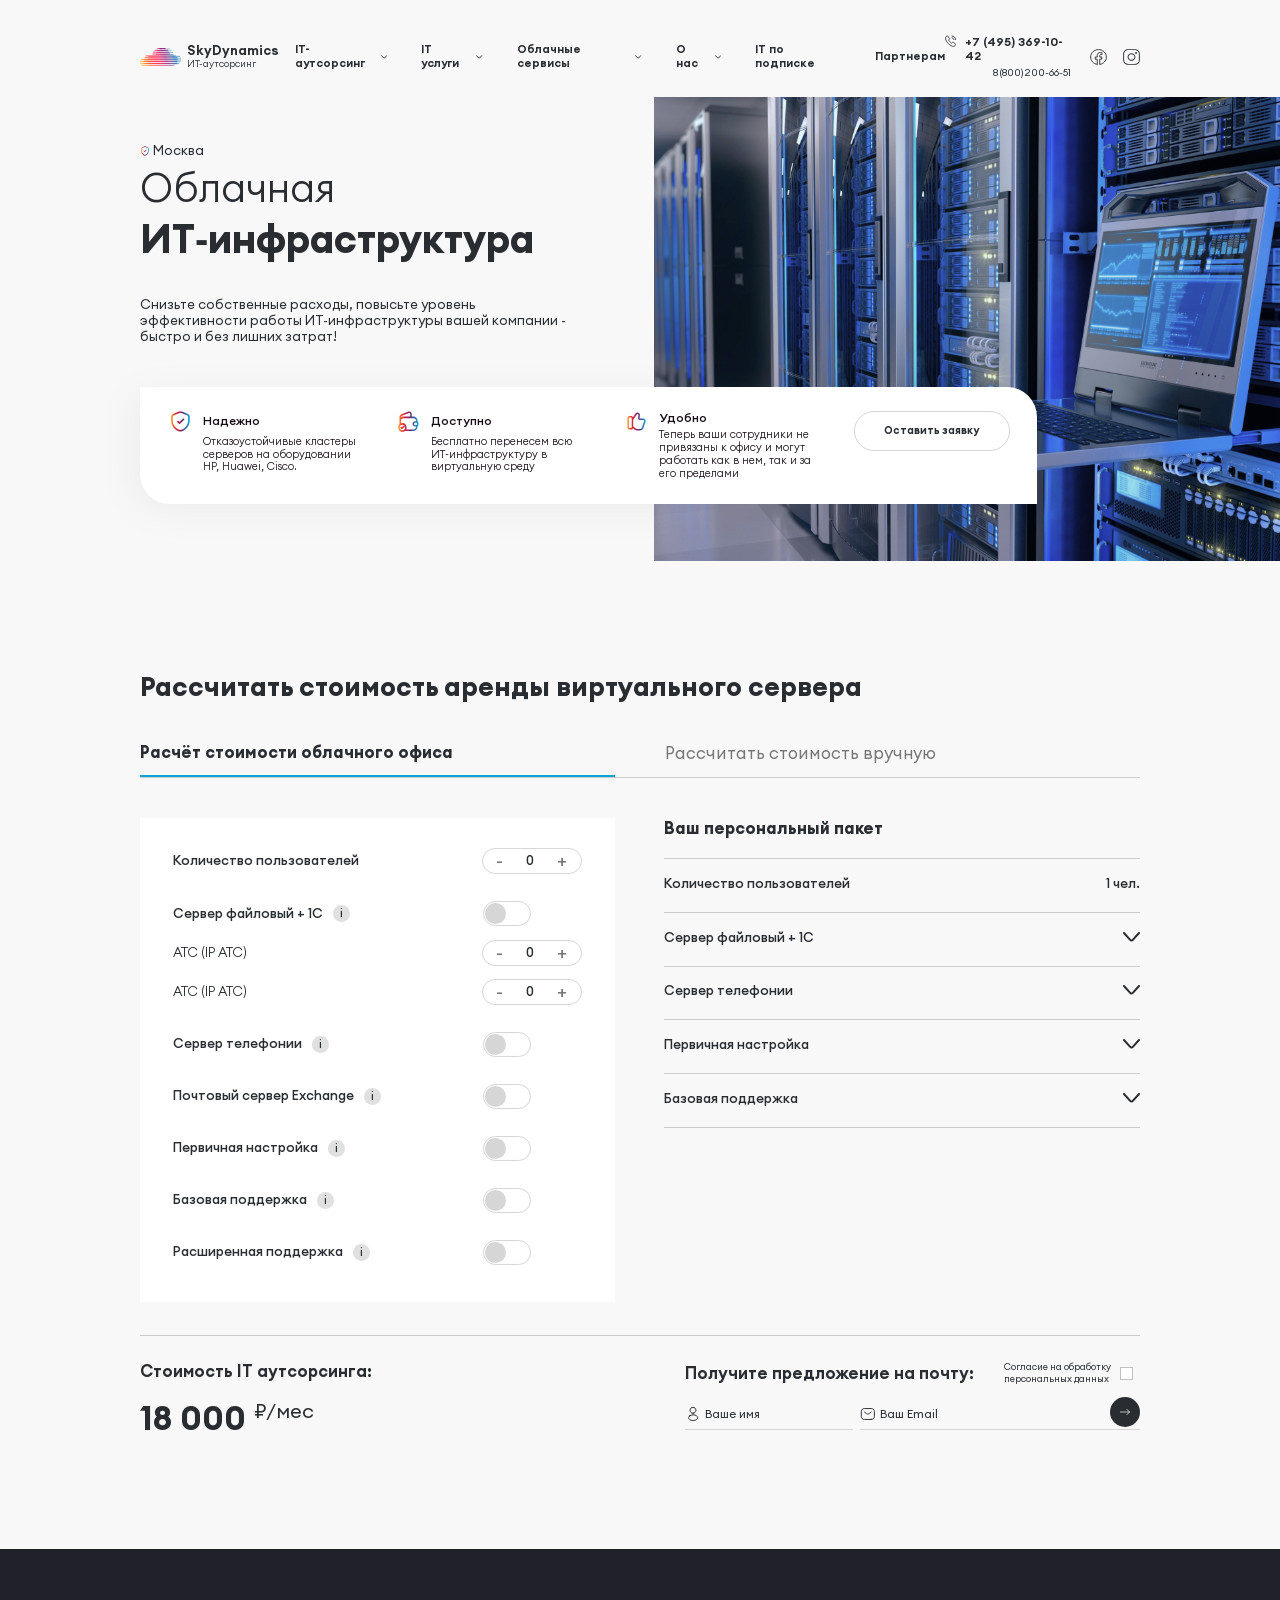
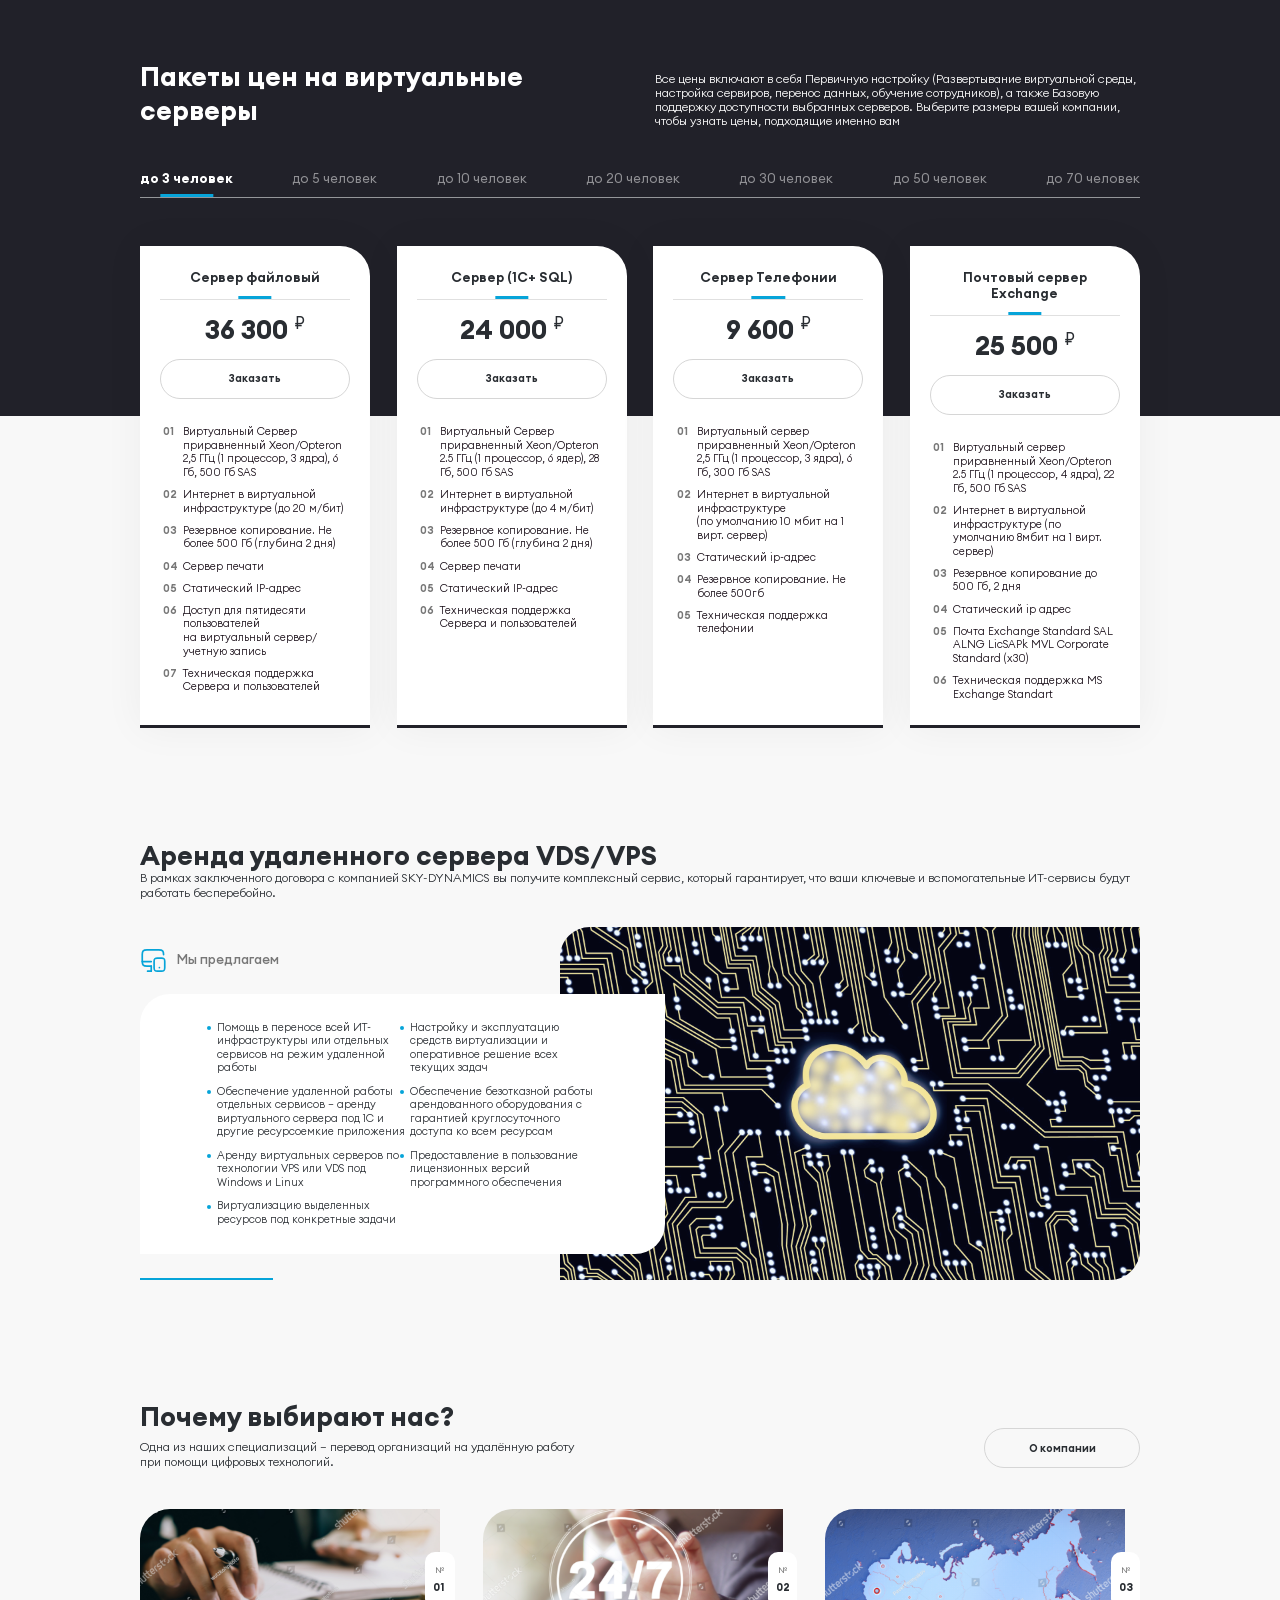
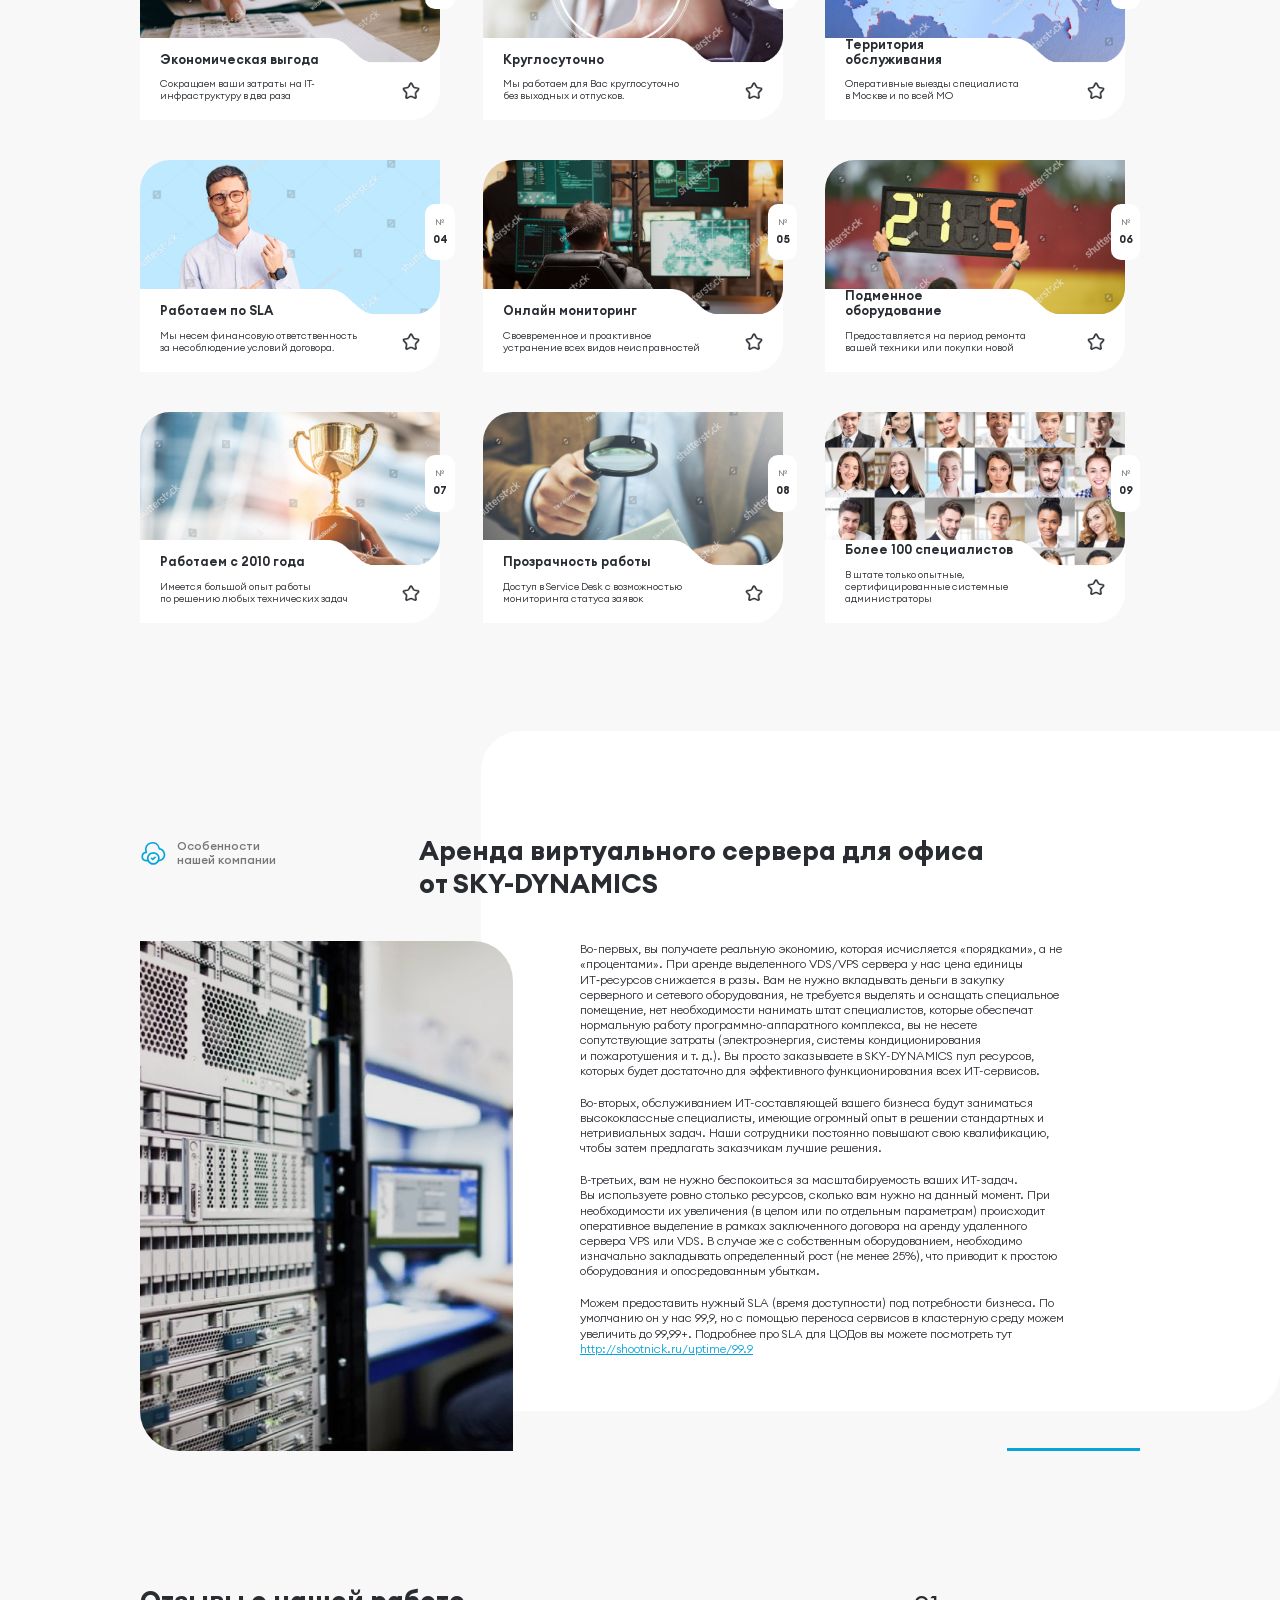
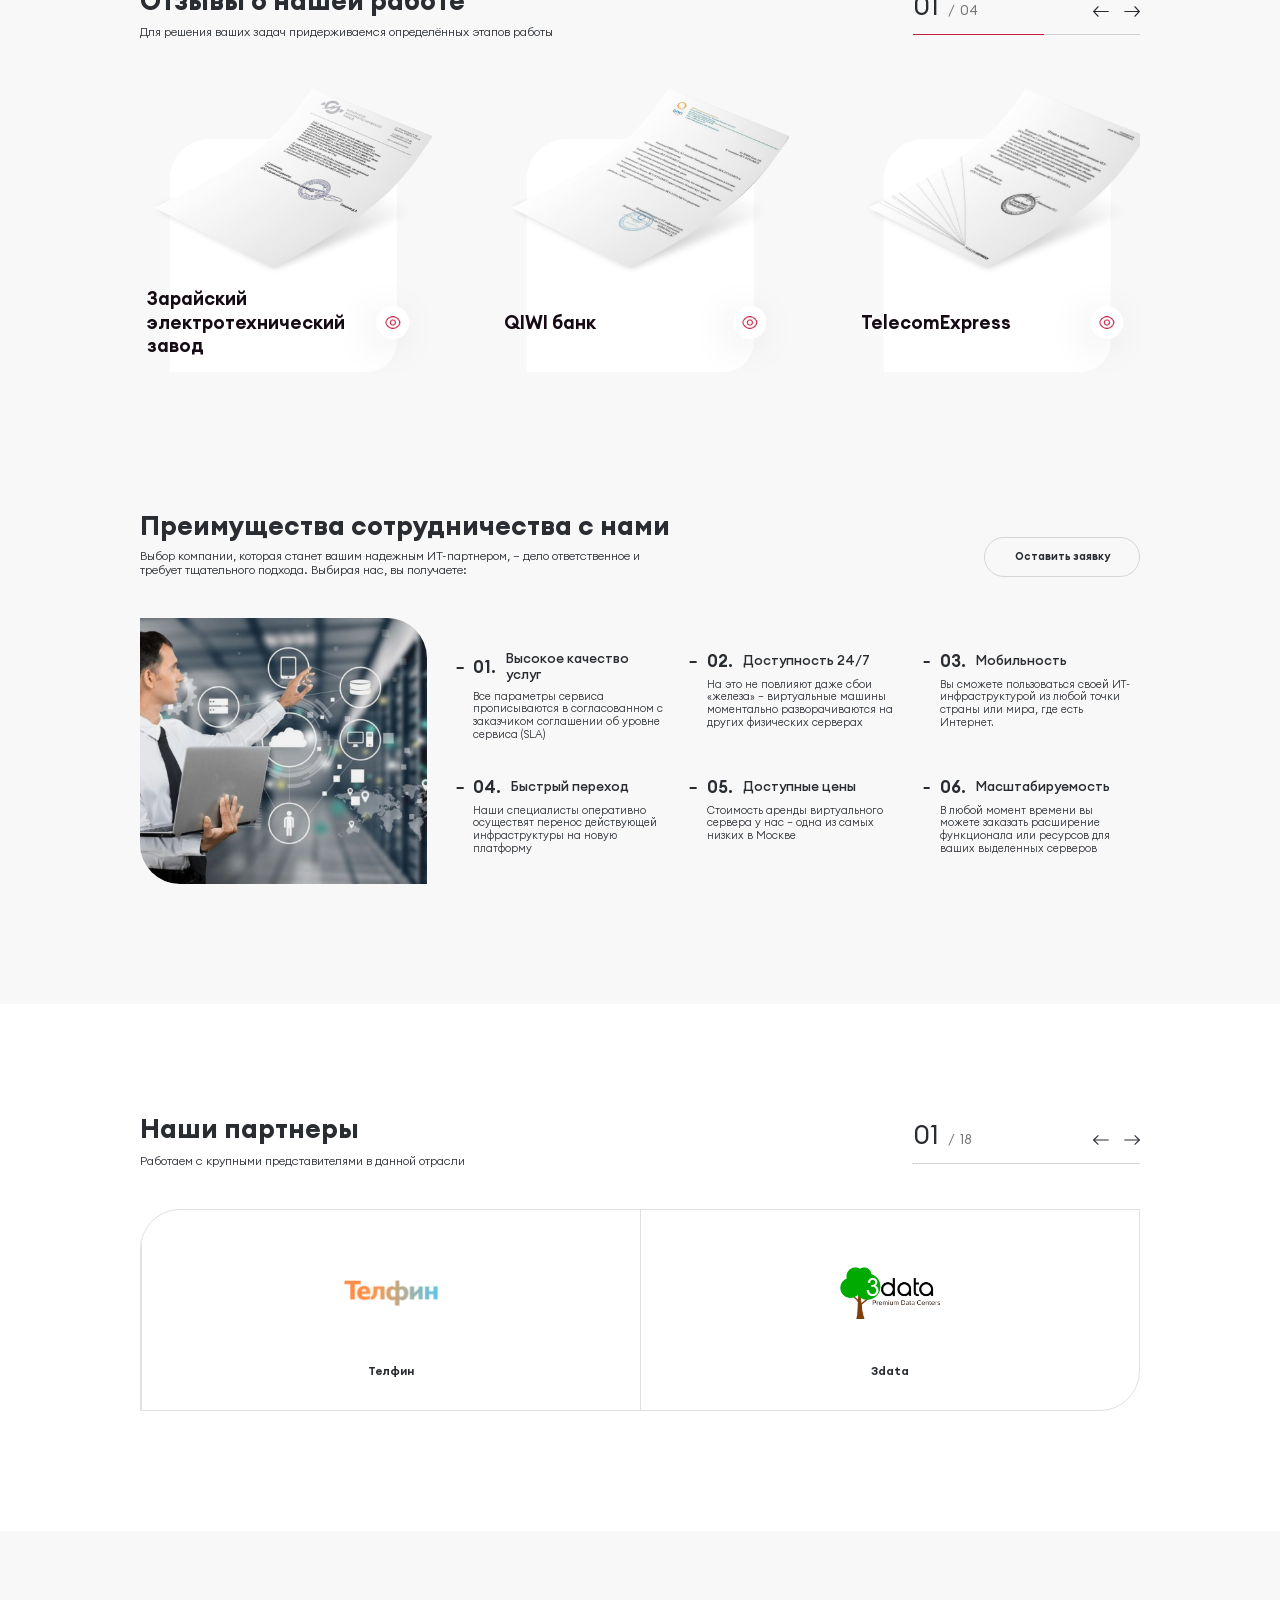
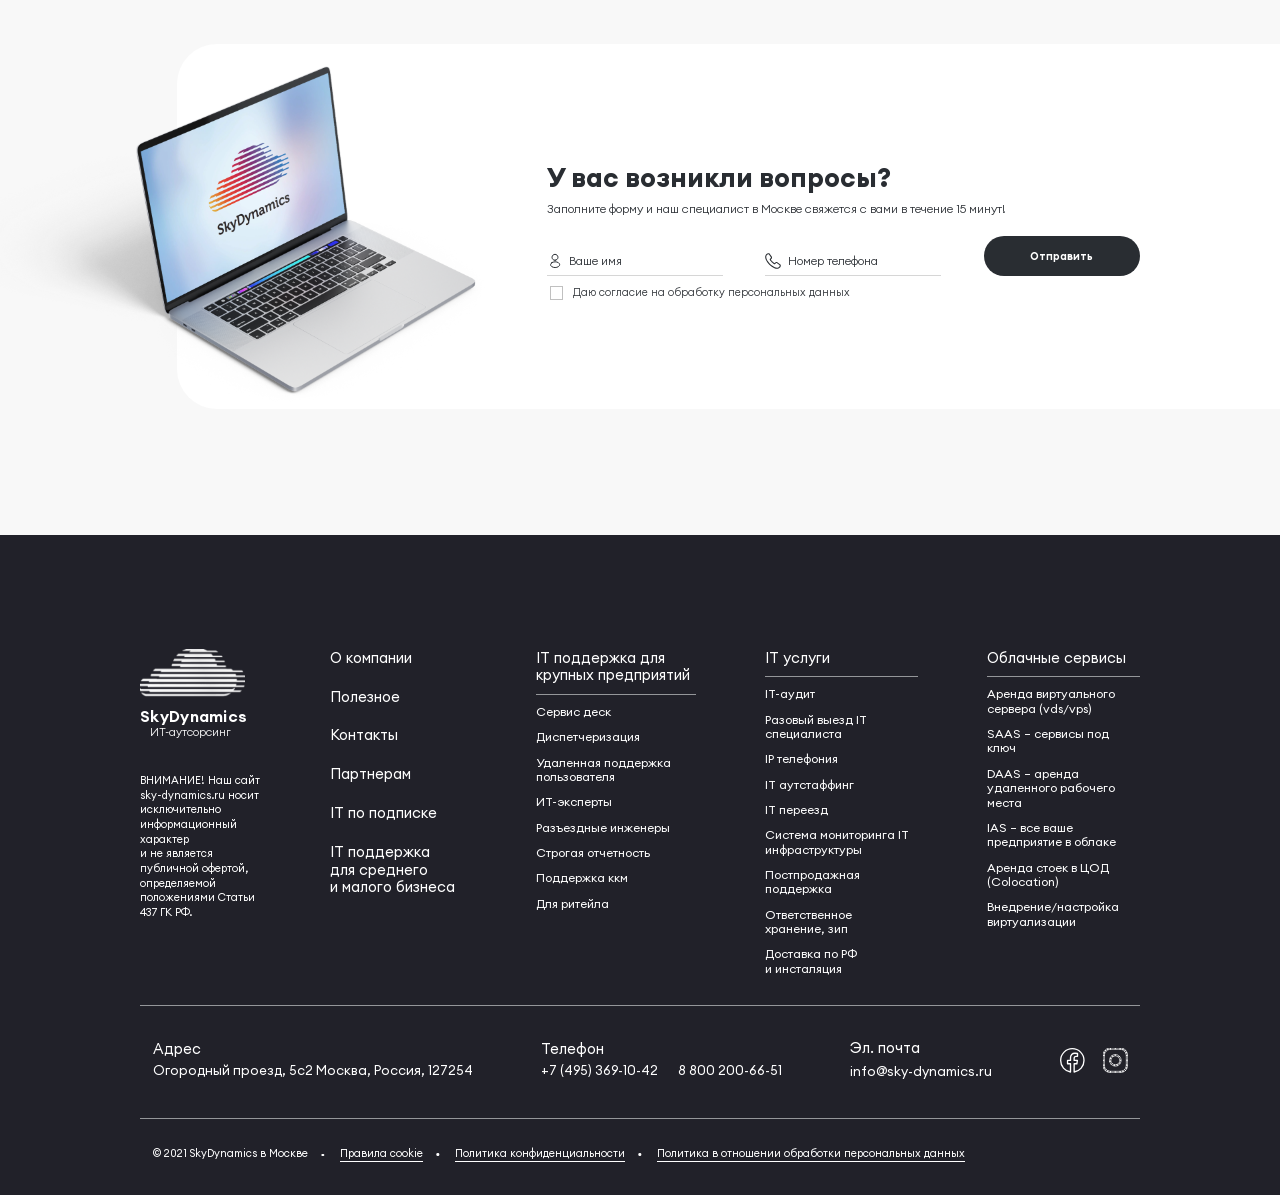
<file: cloud.html>
<!DOCTYPE html>
<html lang="ru">

<head>
    <meta charset="utf-8">
    <meta name="viewport" content="width=device-width, initial-scale=1.0, shrink-to-fit=no">
    <meta name="description" content="another website">
    <link rel="stylesheet" href="./css/swiper-bundle.min.css">
    <link href="./css/ion.rangeSlider.min.css" rel="stylesheet">
    <link href="./css/style.css" rel="stylesheet">
    <title>Аренда виртуального сервера</title>
</head>

<body>

    <header class="header header--dark">
        <div class="container">
            <div class="header__inner">
                <a href="" class="header__burger-menu mobile"></a>

                <a href="" class="header__logo-wrap">
                    <div class="header__logo-img">
                        <img src="./img/logo.png" alt="">
                    </div>
                    <div class="header__logo-name">
                        <div class="header__logo-name-top">SkyDynamics</div>
                        <div class="header__logo-name-down"> ИТ-аутсорсинг</div>
                    </div>
                </a>

                <nav class="header__menu">
                    <div class="header__mobile-header mobile">
                        <a href="" class="header__logo-wrap">
                            <div class="header__logo-img">
                                <img src="./img/logo.png" alt="">
                            </div>
                            <div class="header__logo-name">
                                <div class="header__logo-name-top">SkyDynamics</div>
                                <div class="header__logo-name-down"> ИТ-аутсорсинг</div>
                            </div>
                        </a>
                        <a class="header__tel mobile" href="tel: +74953691042">
                            <img src="./img/call-calling.svg" alt="">
                        </a>
                    </div>
                    <ul class="header__menu-list">
                        <li class="header__menu-item">
                            <div class="header__menu-link menu-item-open">
                                <a href="" class="">IT-аутсорсинг</a>
                                <svg width="10" height="6" viewBox="0 0 10 6" fill="none"
                                    xmlns="http://www.w3.org/2000/svg">
                                    <path d="M9 1L5.70707 4.67453C5.31818 5.10849 4.68182 5.10849 4.29293 4.67453L1 1"
                                        stroke="" stroke-width="1.5" stroke-miterlimit="10" stroke-linecap="round"
                                        stroke-linejoin="round" />
                                </svg>
                            </div>
                            <ul class="header__menu-sub-list">
                                <li class="header__menu-sub-item">
                                    <a class="header__menu-sub-link" href="">IT поддержка для среднего
                                        и малого бизнеса</a>
                                </li>
                                <li class="header__menu-sub-item">
                                    <a class="header__menu-sub-link" href="">IT поддержка для крупных
                                        предприятий</a>
                                </li>
                            </ul>
                        </li>
                        <li class="header__menu-item  ">
                            <div class="header__menu-link menu-item-open">
                                <a href="" class="">IT услуги</a>
                                <svg width="10" height="6" viewBox="0 0 10 6" fill="none"
                                    xmlns="http://www.w3.org/2000/svg">
                                    <path d="M9 1L5.70707 4.67453C5.31818 5.10849 4.68182 5.10849 4.29293 4.67453L1 1"
                                        stroke="" stroke-width="1.5" stroke-miterlimit="10" stroke-linecap="round"
                                        stroke-linejoin="round" />
                                </svg>
                            </div>
                            <ul class="header__menu-sub-list">
                                <li class="header__menu-sub-item">
                                    <a class="header__menu-sub-link" href="">IT-аудит</a>
                                </li>
                                <li class="header__menu-sub-item">
                                    <a class="header__menu-sub-link" href="">Разовый выезд IT специалиста</a>
                                </li>
                                <li class="header__menu-sub-item">
                                    <a class="header__menu-sub-link" href="">IP телефония</a>
                                </li>
                                <li class="header__menu-sub-item">
                                    <a class="header__menu-sub-link" href="">IT аутстаффинг</a>
                                </li>
                                <li class="header__menu-sub-item">
                                    <a class="header__menu-sub-linkt" href="">IT переезд</a>
                                </li>
                                <li class="header__menu-sub-item">
                                    <a class="header__menu-sub-link" href="">Система мониторинга IT инфраструктуры</a>
                                </li>
                                <li class="header__menu-sub-item">
                                    <a class="header__menu-sub-link" href="">Ответственное хранение, зип</a>
                                </li>
                                <li class="header__menu-sub-item">
                                    <a class="header__menu-sub-link" href="">Доставка по РФ
                                        и нисталляция</a>
                                </li>
                            </ul>
                        </li>

                        <li class="header__menu-item">
                            <div class="header__menu-link menu-item-open">
                                <a href="" class="">Облачные сервисы</a>
                                <svg width="10" height="6" viewBox="0 0 10 6" fill="none"
                                    xmlns="http://www.w3.org/2000/svg">
                                    <path d="M9 1L5.70707 4.67453C5.31818 5.10849 4.68182 5.10849 4.29293 4.67453L1 1"
                                        stroke="" stroke-width="1.5" stroke-miterlimit="10" stroke-linecap="round"
                                        stroke-linejoin="round" />
                                </svg>
                            </div>
                            <ul class="header__menu-sub-list">
                                <li class="header__menu-sub-item">
                                    <a class="header__menu-sub-link" href="">Аренда виртуального сервера (vds/vps)</a>
                                </li>
                                <li class="header__menu-sub-item">
                                    <a class="header__menu-sub-link" href="">SAAS - сервисы
                                        под ключ</a>
                                </li>
                                <li class="header__menu-sub-item">
                                    <a class="header__menu-sub-link" href="">DAAS - аренда удаленного рабочего места</a>
                                </li>
                                <li class="header__menu-sub-item">
                                    <a class="header__menu-sub-link" href="">IAS - все ваше предприятие в облаке</a>
                                </li>
                                <li class="header__menu-sub-item">
                                    <a class="header__menu-sub-link" href="">Аренда стоек в ЦОД (Colocstion)</a>
                                </li>
                                <li class="header__menu-sub-item">
                                    <a class="header__menu-sub-link" href="">Внедрение/настройка виртуализации</a>
                                </li>
                            </ul>
                        </li>

                        <li class="header__menu-item ">
                            <div class="header__menu-link menu-item-open">
                                <a href="" class="">О нас</a>
                                <svg width="10" height="6" viewBox="0 0 10 6" fill="none"
                                    xmlns="http://www.w3.org/2000/svg">
                                    <path d="M9 1L5.70707 4.67453C5.31818 5.10849 4.68182 5.10849 4.29293 4.67453L1 1"
                                        stroke="" stroke-width="1.5" stroke-miterlimit="10" stroke-linecap="round"
                                        stroke-linejoin="round" />
                                </svg>
                            </div>
                            <ul class="header__menu-sub-list">
                                <li class="header__menu-sub-item">
                                    <a class="header__menu-sub-link" href="">Полезное</a>
                                </li>
                                <li class="header__menu-sub-item">
                                    <a class="header__menu-sub-link" href="">Контакты</a>
                                </li>
                            </ul>
                        </li>
                        <li class="header__menu-item">
                            <a class="header__menu-link" href="">IT по подписке</a>
                        </li>
                        <li class="header__menu-item">
                            <a class="header__menu-link" href="">Партнерам</a>
                        </li>
                    </ul>

                    <div class="header__social-wrap mobile">
                        <a href="" class="header__social-link">
                            <img src="./img/icon2.svg" alt="">
                        </a>
                        <a href="" class="header__social-link">
                            <img src="./img/instagram.svg" alt="">
                        </a>
                    </div>
                </nav>

                <div class="header__contacts">
                    <div class="header__tel-wrap desctop">
                        <div class="header__tel-top-wrap">
                            <div class="header__tel-top-img">
                                <img src="./img/call-calling-dark.svg" alt="">
                            </div>
                            <a class="header__tel-link" href="tel: +74953691042">+7 (495) 369-10-42</a>
                        </div>
                        <a class="header__tel-down" href="tel: 88002006651">8 (800) 200-66-51</a>
                    </div>
                    <div class="header__social-wrap desctop">
                        <a href="" class="header__social-link">
                            <img src="./img/fb-dark.svg" alt="">
                        </a>
                        <a href="" class="header__social-link">
                            <img src="./img/inst-dark.svg" alt="">
                        </a>
                    </div>
                    <a class="header__tel mobile" href="tel: +74953691042">
                        <img src="./img/call-calling-dark.svg" alt="">
                    </a>
                </div>
            </div>
        </div>
    </header>

    <main class="main">

        <section class="banner subscription banner--dark cloud visible">
            <img class="banner__background" src="./img/cloud.png" alt="">

            <div class="container">
                <div class="banner__inner">
                    <div class="banner__text-block">
                        <div class="banner__title-wrap">
                            <div class="banner__location-wrap">
                                <div class="banner__loc-img">
                                    <img src="./img/cloud1.svg" alt="">
                                </div>
                                <div class="banner__location-sity">Москва</div>
                            </div>
                            <div class="banner__title">Облачная
                                <span>ИТ&#8209;инфраструктура</span>
                            </div>
                            <div class="banner__subtitle">Снизьте собственные расходы, повысьте уровень эффективности работы ИТ-инфраструктуры вашей компании - быстро
                                и без лишних затрат!</div>
                        </div>
                    </div>

                    <div class="banner__advantage">
                        <div class="banner__advantage-box">
                            <div class="banner__advantage-img">
                                <img src="./img/cloud1.svg" alt="">
                            </div>
                            <div class="banner__advantage-title">Надежно</div>
                            <div class="banner__advantage-subtitle">Отказоустойчивые кластеры серверов на оборудовании HP, Huawei, Cisco.
                            </div>
                        </div>
                        <div class="banner__advantage-box">
                            <div class="banner__advantage-img">
                                <img src="./img/cloud2.svg" alt="">
                            </div>
                            <div class="banner__advantage-title">Доступно</div>
                            <div class="banner__advantage-subtitle">Бесплатно перенесем
                                всю ИТ-инфраструктуру
                                в виртуальную среду
                                </div>
                        </div>
                        <div class="banner__advantage-box">
                            <div class="banner__advantage-img">
                                <img src="./img/cloud3.svg" alt="">
                            </div>
                            <div class="banner__advantage-title">Удобно</div>
                            <div class="banner__advantage-subtitle">Теперь ваши сотрудники
                                не привязаны к офису и могут работать как в нем, так и за его пределами</div>
                        </div>
                        <div class="banner__advantage-box">
                            <a class="banner__advantage-btn btn btn--transparent" href="">Оставить заявку</a>
                        </div>
                    </div>
                </div>
            </div>
        </section>


        <section class="count">
            <div class="container">
                <div class="count__title">Рассчитать стоимость аренды виртуального сервера</div>
                <div class="count__content-top tabs" data-tabs>
                    <div class="tabs__list" data-list>
                        <button class="tabs__button active" data-target="tab1">Расчёт стоимости облачного офиса</button>
                        <button class="tabs__button" data-target="tab3">Рассчитать стоимость вручную</button>
                    </div>

                    <div class="tabs__container" data-tab="tab1">
                        <div class="tabs__container-wrap">
                            <div class="tabs__auto-left">
                                <div class="tabs__auto-list">
                                    <div class="tabs__auto-item">
                                        <div class="tabs__auto-item-title-wrap">
                                            <div class="tabs__auto-item-title">Количество пользователей</div>
                                        </div>
                                        <div class="tabs__auto-counter counter">
                                            <button class="tabs__auto-counter-btn counter__btn"
                                                data-direction="minus">-</button>
                                            <input type="text" value="0"
                                                class="tabs__auto-counter-value counter__value">
                                            <button class="tabs__auto-counter-btn counter__btn"
                                                data-direction="plus">+</button>
                                        </div>
                                    </div>
                                    <div class="tabs__auto-item">
                                        <div class="tabs__auto-item-title-wrap">
                                            <div class="tabs__auto-item-title">Сервер файловый + 1С</div>
                                            <a href="" class="tabs__auto-item-more">
                                                i
                                            </a>
                                        </div>
                                        <label class="tabs__auto-switch">
                                            <input type="checkbox" hidden="">
                                            <span class="tabs__auto-switch-row">
                                                <span class="tabs__auto-switch-icon">
                                                </span>
                                            </span>
                                        </label>
                                    </div>
                                    <div class="tabs__auto-item">
                                        <div class="tabs__auto-item-title-wrap">
                                            <div class="tabs__auto-item-title light">АТС (IP АТС)</div>
                                        </div>
                                        <div class="tabs__auto-counter counter">
                                            <button class="tabs__auto-counter-btn counter__btn"
                                                data-direction="minus">-</button>
                                            <input type="text" value="0"
                                                class="tabs__auto-counter-value counter__value">
                                            <button class="tabs__auto-counter-btn counter__btn"
                                                data-direction="plus">+</button>
                                        </div>
                                    </div>
                                    <div class="tabs__auto-item">
                                        <div class="tabs__auto-item-title-wrap">
                                            <div class="tabs__auto-item-title light">АТС (IP АТС)</div>
                                        </div>
                                        <div class="tabs__auto-counter counter">
                                            <button class="tabs__auto-counter-btn counter__btn"
                                                data-direction="minus">-</button>
                                            <input type="text" value="0"
                                                class="tabs__auto-counter-value counter__value">
                                            <button class="tabs__auto-counter-btn counter__btn"
                                                data-direction="plus">+</button>
                                        </div>
                                    </div>
                                    <div class="tabs__auto-item">
                                        <div class="tabs__auto-item-title-wrap">
                                            <div class="tabs__auto-item-title">Сервер телефонии</div>
                                            <a href="" class="tabs__auto-item-more">
                                                i
                                            </a>
                                        </div>
                                        <label class="tabs__auto-switch">
                                            <input type="checkbox" hidden="">
                                            <span class="tabs__auto-switch-row">
                                                <span class="tabs__auto-switch-icon">
                                                </span>
                                            </span>
                                        </label>
                                    </div>
                                    <div class="tabs__auto-item">
                                        <div class="tabs__auto-item-title-wrap">
                                            <div class="tabs__auto-item-title">Почтовый сервер Exchange</div>
                                            <a href="" class="tabs__auto-item-more">
                                                i
                                            </a>
                                        </div>
                                        <label class="tabs__auto-switch">
                                            <input type="checkbox" hidden="">
                                            <span class="tabs__auto-switch-row">
                                                <span class="tabs__auto-switch-icon">
                                                </span>
                                            </span>
                                        </label>
                                    </div>
                                    <div class="tabs__auto-item">
                                        <div class="tabs__auto-item-title-wrap">
                                            <div class="tabs__auto-item-title">Первичная настройка</div>
                                            <a href="" class="tabs__auto-item-more">i</a>
                                        </div>
                                        <label class="tabs__auto-switch">
                                            <input type="checkbox" hidden="">
                                            <span class="tabs__auto-switch-row">
                                                <span class="tabs__auto-switch-icon">
                                                </span>
                                            </span>
                                        </label>
                                    </div>
                                    <div class="tabs__auto-item">
                                        <div class="tabs__auto-item-title-wrap">
                                            <div class="tabs__auto-item-title">Базовая поддержка</div>
                                            <a href="" class="tabs__auto-item-more">
                                                i
                                            </a>
                                        </div>
                                        <label class="tabs__auto-switch">
                                            <input type="checkbox" hidden="">
                                            <span class="tabs__auto-switch-row">
                                                <span class="tabs__auto-switch-icon">
                                                </span>
                                            </span>
                                        </label>
                                    </div>
                                    <div class="tabs__auto-item">
                                        <div class="tabs__auto-item-title-wrap">
                                            <div class="tabs__auto-item-title">Расширенная поддержка</div>
                                            <a href="" class="tabs__auto-item-more">
                                                i
                                            </a>
                                        </div>
                                        <label class="tabs__auto-switch">
                                            <input type="checkbox" hidden="">
                                            <span class="tabs__auto-switch-row">
                                                <span class="tabs__auto-switch-icon">
                                                </span>
                                            </span>
                                        </label>
                                    </div>
                                </div>
                            </div>
                            <div class="tabs__auto-right">
                                <div class="tabs__auto-right-list">
                                    <div class="tabs__auto-right-list-title">Ваш персональный пакет</div>

                                    <div class="tabs__auto-spoller-item">
                                        <div class="tabs__auto-spoller-title-wrap">
                                            <div class="tabs__auto-spoller-title">Количество пользователей</div>
                                            <div class="tabs__auto-spoller-elem">1 чел.</div>
                                        </div>
                                    </div>

                                    <div class="tabs__auto-spoller-item">
                                        <div class="tabs__auto-spoller-title-wrap spoller-item-wrap">
                                            <div class="tabs__auto-spoller-title">Сервер файловый + 1С</div>
                                            <div class="tabs__auto-spoller-elem">
                                                <svg width="17" height="10" viewBox="0 0 17 10" fill="none"
                                                    xmlns="http://www.w3.org/2000/svg">
                                                    <path
                                                        d="M16 1L9.82576 7.88975C9.09659 8.70342 7.90341 8.70342 7.17424 7.88975L1 1"
                                                        stroke="#292D32" stroke-width="2" stroke-miterlimit="10"
                                                        stroke-linecap="round" stroke-linejoin="round" />
                                                </svg>
                                            </div>
                                        </div>
                                        <div class="tabs__auto-spoller-text-wrap">
                                            <div class="tabs__auto-spoller-text-item">Здесь будет открываться какой-то
                                                текст
                                                Lorem ipsum dolor sit, amet consectetur adipisicing elit. Dolorem
                                                deleniti vel voluptatum repudiandae quo nesciunt aut illum molestiae
                                                incidunt numquam? Asperiores, explicabo eum commodi dicta excepturi
                                                sapiente pariatur incidunt voluptatum.</div>
                                        </div>
                                    </div>

                                    <div class="tabs__auto-spoller-item">
                                        <div class="tabs__auto-spoller-title-wrap spoller-item-wrap">
                                            <div class="tabs__auto-spoller-title">Сервер телефонии</div>
                                            <div class="tabs__auto-spoller-elem">
                                                <svg width="17" height="10" viewBox="0 0 17 10" fill="none"
                                                    xmlns="http://www.w3.org/2000/svg">
                                                    <path
                                                        d="M16 1L9.82576 7.88975C9.09659 8.70342 7.90341 8.70342 7.17424 7.88975L1 1"
                                                        stroke="#292D32" stroke-width="2" stroke-miterlimit="10"
                                                        stroke-linecap="round" stroke-linejoin="round" />
                                                </svg>
                                            </div>
                                        </div>
                                        <div class="tabs__auto-spoller-text-wrap">
                                            <div class="tabs__auto-spoller-text-item">
                                                <ol>
                                                    <li>Развертывание виртуальной среды</li>
                                                    <li>Настройка сервисов</li>
                                                    <li>Перенос данных</li>
                                                    <li>Обучение сотрудников</li>
                                                </ol>
                                            </div>
                                        </div>
                                    </div>

                                    <div class="tabs__auto-spoller-item">
                                        <div class="tabs__auto-spoller-title-wrap spoller-item-wrap">
                                            <div class="tabs__auto-spoller-title">Первичная настройка</div>
                                            <div class="tabs__auto-spoller-elem">
                                                <svg width="17" height="10" viewBox="0 0 17 10" fill="none"
                                                    xmlns="http://www.w3.org/2000/svg">
                                                    <path
                                                        d="M16 1L9.82576 7.88975C9.09659 8.70342 7.90341 8.70342 7.17424 7.88975L1 1"
                                                        stroke="#292D32" stroke-width="2" stroke-miterlimit="10"
                                                        stroke-linecap="round" stroke-linejoin="round" />
                                                </svg>
                                            </div>
                                        </div>
                                        <div class="tabs__auto-spoller-text-wrap">
                                            <div class="tabs__auto-spoller-text-item">Здесь будет открываться какой-то
                                                текст</div>
                                        </div>
                                    </div>

                                    <div class="tabs__auto-spoller-item">
                                        <div class="tabs__auto-spoller-title-wrap spoller-item-wrap">
                                            <div class="tabs__auto-spoller-title">Базовая поддержка</div>
                                            <div class="tabs__auto-spoller-elem">
                                                <svg width="17" height="10" viewBox="0 0 17 10" fill="none"
                                                    xmlns="http://www.w3.org/2000/svg">
                                                    <path
                                                        d="M16 1L9.82576 7.88975C9.09659 8.70342 7.90341 8.70342 7.17424 7.88975L1 1"
                                                        stroke="#292D32" stroke-width="2" stroke-miterlimit="10"
                                                        stroke-linecap="round" stroke-linejoin="round" />
                                                </svg>
                                            </div>
                                        </div>
                                        <div class="tabs__auto-spoller-text-wrap">
                                            <div class="tabs__auto-spoller-text-item">Здесь будет открываться какой-то
                                                текст</div>
                                        </div>
                                    </div>
                                </div>
                            </div>
                        </div>
                    </div>

                    <div class="tabs__container" data-tab="tab3">
                        <div class="tabs__container-inner">
                            <div class="tabs tabs__inner" data-tabs>
                                <div class="tabs__list-inner" data-list>
                                    <button class="tabs__button-inner active" data-target="nested-tab1">Основные
                                        параметры</button>
                                    <button class="tabs__button-inner" data-target="nested-tab2">Дополнительные
                                        параметры</button>
                                </div>
                                <div class="tabs__container" data-tab="nested-tab1">
                                    <!-- <div class="tabs__container-wrap"> -->
                                    <div class="tabs__manually-parametrs-wrap tab-parametrs-item "
                                        data-tab="nested-tab_1">
                                        <div class="tabs__manually-item">
                                            <div class="tabs__manually-item-title-wrap">
                                                <div class="tabs__manually-item-title">vCPU (кол-во ядер процессора)
                                                </div>
                                                <a href="" class="tabs__manually-item-title-more">i</a>
                                            </div>
                                            <div class="tabs__manually-range-wrapper">
                                                <div class="tabs__manually-range-wrap">
                                                    <div class="tabs__manually-range">
                                                        <input type="text" class="cpu-slider" value="0" id="range-1" />
                                                    </div>
                                                </div>
                                                <div class="tabs__manually-range-value extra-controls">
                                                    <input type="text" class="cpu-input range-input" value="0"
                                                        id="input-1" />
                                                </div>
                                                <div class="tabs__manually-range-unit">2,4 ГГц</div>
                                            </div>
                                        </div>

                                        <div class="tabs__manually-item">
                                            <div class="tabs__manually-item-title-wrap">
                                                <div class="tabs__manually-item-title">Количество оперативной памяти
                                                </div>
                                            </div>
                                            <div class="tabs__manually-range-wrapper">
                                                <div class="tabs__manually-range-wrap">
                                                    <div class="tabs__manually-range">
                                                        <input type="text" class="ram-slider" value="0" />
                                                    </div>
                                                </div>
                                                <div class="tabs__manually-range-value extra-controls">
                                                    <input type="text" class="ram-input range-input" value="0" />
                                                </div>
                                                <div class="tabs__manually-range-unit">Гб</div>
                                            </div>
                                        </div>

                                        <div class="tabs__manually-item">
                                            <div class="tabs__manually-item-title-wrap">
                                                <div class="tabs__manually-item-title">Дисковое пространство SAS
                                                </div>
                                            </div>
                                            <div class="tabs__manually-range-wrapper">
                                                <div class="tabs__manually-range-wrap">
                                                    <div class="tabs__manually-range">
                                                        <input type="text" class="sas-slider" value="0" />
                                                    </div>
                                                </div>
                                                <div class="tabs__manually-range-value extra-controls">
                                                    <input type="text" class="sas-input range-input" value="0" />
                                                </div>
                                                <div class="tabs__manually-range-unit">Гб</div>
                                            </div>
                                        </div>

                                        <div class="tabs__manually-item">
                                            <div class="tabs__manually-item-title-wrap">
                                                <div class="tabs__manually-item-title">Дисковое пространство SSD
                                                </div>
                                            </div>
                                            <div class="tabs__manually-range-wrapper">
                                                <div class="tabs__manually-range-wrap">
                                                    <div class="tabs__manually-range">
                                                        <input type="text" class="ssd-slider" value="0" />
                                                    </div>
                                                </div>
                                                <div class="tabs__manually-range-value extra-controls">
                                                    <input type="text" class="ssd-input range-input" value="0" />
                                                </div>
                                                <div class="tabs__manually-range-unit">Гб</div>
                                            </div>
                                        </div>

                                        <div class="tabs__manually-item">
                                            <div class="tabs__manually-item-title-wrap">
                                                <div class="tabs__manually-item-title">Резервное копирование HDD
                                                </div>
                                            </div>
                                            <div class="tabs__manually-range-wrapper">
                                                <div class="tabs__manually-range-wrap">
                                                    <div class="tabs__manually-range">
                                                        <input type="text" class="hdd-slider" value="0" />
                                                    </div>
                                                </div>
                                                <div class="tabs__manually-range-value extra-controls">
                                                    <input type="text" class="hdd-input range-input" value="0" />
                                                </div>
                                                <div class="tabs__manually-range-unit">Гб/сут.</div>
                                            </div>
                                        </div>
                                    </div>
                                    <!-- <div class="tabs__manually-right">

                                        </div> -->
                                    <!-- </div> -->
                                </div>
                                <div class="tabs__container" data-tab="nested-tab2">
                                    <!-- <div class="tabs__container-wrap"> -->
                                    <div class="tabs__manually-parametrs-wrap tab-parametrs-item"
                                        data-tab="nested-tab_2">
                                        <div class="tabs__manually-item">
                                            <div class="tabs__manually-item-title-wrap">
                                                <div class="tabs__manually-item-title">Дополнительный трафик</div>
                                                <a href="" class="tabs__manually-item-title-more">!</a>
                                            </div>
                                            <div class="tabs__manually-range-wrapper">
                                                <div class="tabs__manually-range-wrap">
                                                    <div class="tabs__manually-range">
                                                        <input type="text" class="traffic-slider" value="0"
                                                            id="range-1" />
                                                    </div>
                                                </div>
                                                <div class="tabs__manually-range-value extra-controls">
                                                    <input type="text" class="traffic-input range-input" value="0"
                                                        id="input-1" />
                                                </div>
                                                <div class="tabs__manually-range-unit">Мбит/сек</div>
                                            </div>
                                        </div>

                                        <div class="tabs__manually-item">
                                            <div class="tabs__manually-item-title-wrap">
                                                <div class="tabs__manually-item-title">Дополнительные IP-адреса
                                                </div>
                                                <a href="" class="tabs__manually-item-title-more">!</a>
                                            </div>
                                            <div class="tabs__manually-range-wrapper">
                                                <div class="tabs__manually-range-wrap">
                                                    <div class="tabs__manually-range">
                                                        <input type="text" class="ip-slider" value="0" />
                                                    </div>
                                                </div>
                                                <div class="tabs__manually-range-value extra-controls">
                                                    <input type="text" class="ip-input range-input" value="0" />
                                                </div>
                                                <div class="tabs__manually-range-unit">шт.</div>
                                            </div>
                                        </div>

                                        <div class="tabs__manually-item">
                                            <div class="tabs__manually-item-title-wrap">
                                                <div class="tabs__manually-item-title">Доступ на виртуальный сервер
                                                </div>
                                            </div>
                                            <div class="tabs__manually-range-wrapper">
                                                <div class="tabs__manually-range-wrap">
                                                    <div class="tabs__manually-range">
                                                        <input type="text" class="server-slider" value="0" />
                                                    </div>
                                                </div>
                                                <div class="tabs__manually-range-value extra-controls">
                                                    <input type="text" class="server-input range-input" value="0" />
                                                </div>
                                                <div class="tabs__manually-range-unit">шт.</div>
                                            </div>
                                        </div>

                                        <div class="tabs__manually-item auto-switch">
                                            <div class="tabs__manually-item-title-wrap">
                                                <div class="tabs__manually-item-title">Поддержка виртуального сервера
                                                </div>
                                            </div>
                                            <label class="tabs__auto-switch">
                                                <input type="checkbox" hidden="">
                                                <span class="tabs__auto-switch-row">
                                                    <span class="tabs__auto-switch-icon">
                                                    </span>
                                                </span>
                                            </label>
                                        </div>

                                        <div class="tabs__manually-item">
                                            <div class="tabs__manually-item-title-wrap">
                                                <div class="tabs__manually-item-title">Лицензия Microsoft Office
                                                    Standart
                                                </div>
                                            </div>
                                            <div class="tabs__manually-range-wrapper">
                                                <div class="tabs__manually-range-wrap">
                                                    <div class="tabs__manually-range">
                                                        <input type="text" class="office-slider" value="0" />
                                                    </div>
                                                </div>
                                                <div class="tabs__manually-range-value extra-controls">
                                                    <input type="text" class="office-input range-input" value="0" />
                                                </div>
                                                <div class="tabs__manually-range-unit">шт.</div>
                                            </div>
                                        </div>

                                        <div class="tabs__manually-item">
                                            <div class="tabs__manually-item-title-wrap">
                                                <div class="tabs__manually-item-title">Лицензия MS SQL (SPLA лицензия)
                                                </div>
                                            </div>
                                            <div class="tabs__manually-range-wrapper">
                                                <div class="tabs__manually-range-wrap">
                                                    <div class="tabs__manually-range">
                                                        <input type="text" class="SQL-slider" value="0" />
                                                    </div>
                                                </div>
                                                <div class="tabs__manually-range-value extra-controls">
                                                    <input type="text" class="SQL-input range-input" value="0" />
                                                </div>
                                                <div class="tabs__manually-range-unit">шт.</div>
                                            </div>
                                        </div>

                                        <div class="tabs__manually-item auto-switch">
                                            <div class="tabs__manually-item-title-wrap">
                                                <div class="tabs__manually-item-title">Сервер для печати
                                                </div>
                                            </div>
                                            <label class="tabs__auto-switch">
                                                <input type="checkbox" hidden="">
                                                <span class="tabs__auto-switch-row">
                                                    <span class="tabs__auto-switch-icon">
                                                    </span>
                                                </span>
                                            </label>
                                        </div>


                                        <div class="tabs__manually-item">
                                            <div class="tabs__manually-item-title-wrap">
                                                <div class="tabs__manually-item-title">Почта Exchange Standard
                                                </div>
                                            </div>
                                            <div class="tabs__manually-range-wrapper">
                                                <div class="tabs__manually-range-wrap">
                                                    <div class="tabs__manually-range">
                                                        <input type="text" class="mail-slider" value="0" />
                                                    </div>
                                                </div>
                                                <div class="tabs__manually-range-value extra-controls">
                                                    <input type="text" class="mail-input range-input" value="0" />
                                                </div>
                                                <div class="tabs__manually-range-unit">шт.</div>
                                            </div>
                                        </div>


                                    </div>

                                    <!-- </div> -->
                                </div>
                            </div>

                            <div class="tabs__basic">
                                <div class="tabs__basic-title">Ваш персональный пакет</div>
                                <div class="tabs__basic-content">
                                    <div class="tabs__basic-column">
                                        <div class="tabs__basic-column-title">Основные параметры</div>
                                        <div class="tabs__basic-item-wrap">
                                            <div class="tabs__basic-item-title">Ядер, 2,4 ГГц</div>
                                            <div class="tabs__basic-item-value">8</div>
                                        </div>
                                        <div class="tabs__basic-item-wrap">
                                            <div class="tabs__basic-item-title">Гб оперативной памяти</div>
                                            <div class="tabs__basic-item-value">20</div>
                                        </div>
                                        <div class="tabs__basic-item-wrap">
                                            <div class="tabs__basic-item-title">Гб диск. простр. SAS</div>
                                            <div class="tabs__basic-item-value">50</div>
                                        </div>
                                        <div class="tabs__basic-item-wrap">
                                            <div class="tabs__basic-item-title">Гб диск. простр. SSD</div>
                                            <div class="tabs__basic-item-value">0</div>
                                        </div>
                                        <div class="tabs__basic-item-wrap">
                                            <div class="tabs__basic-item-title">Гб резерв. копир. в сутки</div>
                                            <div class="tabs__basic-item-value">4000</div>
                                        </div>
                                    </div>
                                    <div class="tabs__basic-column">
                                        <div class="tabs__basic-column-title">Дополнительные параметры</div>
                                        <div class="tabs__basic-item-wrap">
                                            <div class="tabs__basic-item-title">Мбит/сек неогр. трафика</div>
                                            <div class="tabs__basic-item-value">4</div>
                                        </div>
                                        <div class="tabs__basic-item-wrap">
                                            <div class="tabs__basic-item-title">IP-адресов</div>
                                            <div class="tabs__basic-item-value">1</div>
                                        </div>
                                        <div class="tabs__basic-item-wrap">
                                            <div class="tabs__basic-item-title">Доступов на вирт. сервер</div>
                                            <div class="tabs__basic-item-value">0</div>
                                        </div>
                                        <div class="tabs__basic-item-wrap">
                                            <div class="tabs__basic-item-title">Поддержка вирт. сервера</div>
                                            <div class="tabs__basic-item-value">Выкл</div>
                                        </div>
                                        <div class="tabs__basic-item-wrap">
                                            <div class="tabs__basic-item-title">Лицензий Office Standart</div>
                                            <div class="tabs__basic-item-value">0</div>
                                        </div>
                                        <div class="tabs__basic-item-wrap">
                                            <div class="tabs__basic-item-title">Лицензий MS SQL</div>
                                            <div class="tabs__basic-item-value">0</div>
                                        </div>
                                        <div class="tabs__basic-item-wrap">
                                            <div class="tabs__basic-item-title">Сервер для печати</div>
                                            <div class="tabs__basic-item-value">Выкл</div>
                                        </div>
                                        <div class="tabs__basic-item-wrap">
                                            <div class="tabs__basic-item-title">Почта Exchange Standart</div>
                                            <div class="tabs__basic-item-value">0</div>
                                        </div>
                                    </div>
                                </div>
                            </div>
                        </div>

                    </div>
                </div>
                <div class="count__bottom">
                    <div class="count__outsourcing">
                        <div class="count__outsourcing-title">Стоимость IT аутсорсинга:</div>
                        <div class="count__outsourcing-prices">
                            <div class="count__outsourcing-new-price">18 000 <sup>₽/мес</sup></div>
                            <!-- <div class="count__outsourcing-old-price">25 000 <sup>₽/мес</sup></div> -->
                        </div>
                    </div>
                    <div class="count__application">
                        <div class="count__application-form">
                            <div class="count__application-title-wrap">
                                <div class="count__application-title">Получите предложение на почту:</div>
                                <label class="count__application-label">
                                    Согласие на обработку
                                    персональных данных
                                    <input class="count__application-checkbox-input" type="checkbox" name="select"
                                        id="">
                                    <span class="count__application-checkbox-style">
                                    </span>
                                </label>
                            </div>
                            <div class="count__application-info-wrap">
                                <label class="count__application-input-wrap">
                                    <svg class="count__application-input-img" width="24" height="24" viewBox="0 0 24 24"
                                        fill="none" xmlns="http://www.w3.org/2000/svg">
                                        <path
                                            d="M12.1601 10.87C12.0601 10.86 11.9401 10.86 11.8301 10.87C9.45006 10.79 7.56006 8.84 7.56006 6.44C7.56006 3.99 9.54006 2 12.0001 2C14.4501 2 16.4401 3.99 16.4401 6.44C16.4301 8.84 14.5401 10.79 12.1601 10.87Z"
                                            stroke="" stroke-width="1.5" stroke-linecap="round" stroke-linejoin="round">
                                        </path>
                                        <path
                                            d="M7.15997 14.56C4.73997 16.18 4.73997 18.82 7.15997 20.43C9.90997 22.27 14.42 22.27 17.17 20.43C19.59 18.81 19.59 16.17 17.17 14.56C14.43 12.73 9.91997 12.73 7.15997 14.56Z"
                                            stroke="" stroke-width="1.5" stroke-linecap="round" stroke-linejoin="round">
                                        </path>
                                    </svg>
                                    <input class="count__application-input" type="text" placeholder="Ваше имя" name=""
                                        id="">
                                </label>
                                <label class="count__application-input-wrap">
                                    <svg class="count__application-input-img" width="25" height="24" viewBox="0 0 25 24"
                                        fill="none" xmlns="http://www.w3.org/2000/svg">
                                        <path
                                            d="M17.3769 20.5H7.15518C4.08868 20.5 2.04434 19 2.04434 15.5V8.5C2.04434 5 4.08868 3.5 7.15518 3.5H17.3769C20.4434 3.5 22.4877 5 22.4877 8.5V15.5C22.4877 19 20.4434 20.5 17.3769 20.5Z"
                                            stroke="" stroke-width="1.5" stroke-miterlimit="10" stroke-linecap="round"
                                            stroke-linejoin="round"></path>
                                        <path
                                            d="M17.3769 9L14.1775 11.5C13.1246 12.32 11.3972 12.32 10.3443 11.5L7.15518 9"
                                            stroke="" stroke-width="1.5" stroke-miterlimit="10" stroke-linecap="round"
                                            stroke-linejoin="round"></path>
                                    </svg>
                                    <input class="count__application-input input-email" type="text"
                                        placeholder="Ваш Email" name="" id="">
                                </label>
                                <a class="count__application-btn" href="">
                                    <img src="./img/arrow-right-white.svg" alt="">
                                </a>
                            </div>
                        </div>
                    </div>
                </div>
            </div>
        </section>

        <section class="packages">
            <div class="container">
                <div class="packages__title-wrap">
                    <div class="packages__title">Пакеты цен на&nbsp;виртуальные
                        серверы</div>
                    <div class="packages__subtitle">Все цены включают в себя Первичную настройку
                        (Развертывание виртуальной среды, настройка сервиров, перенос данных, обучение сотрудников),
                        а также Базовую поддержку доступности выбранных серверов. Выберите размеры вашей компании,
                        чтобы узнать цены, подходящие именно вам</div>
                </div>
                <div class="packages__content">
                    <div class="packages__content-title-wrap desctop">
                        <div class="packages__content-title active">до 3 человек</div>
                        <div class="packages__content-title">до 5 человек</div>
                        <div class="packages__content-title">до 10 человек</div>
                        <div class="packages__content-title">до 20 человек</div>
                        <div class="packages__content-title">до 30 человек</div>
                        <div class="packages__content-title">до 50 человек</div>
                        <div class="packages__content-title">до 70 человек</div>
                    </div>
                    <div class="packages__select mobile select">
                        <div class="select__header">
                            <div class="select__current">до 50 человек</div>
                                <svg class="select__arrow" width="10" height="6" viewBox="0 0 10 6" fill="none" xmlns="http://www.w3.org/2000/svg">
                                    <path d="M9 1L5.70707 4.67453C5.31818 5.10849 4.68182 5.10849 4.29293 4.67453L1 1" stroke="" stroke-width="1.5" stroke-miterlimit="10" stroke-linecap="round" stroke-linejoin="round"></path>
                                </svg>
                        </div>
                        <div class="select__body">
                            <div class="select__item">до 3 человек</div>
                            <div class="select__item">до 5 человек</div>
                            <div class="select__item">до 10 человек</div>
                            <div class="select__item">до 20 человек</div>
                            <div class="select__item">до 30 человек</div>
                            <div class="select__item">до 50 человек</div>
                            <div class="select__item">до 70 человек</div>
                        </div>
                    </div>
                    <div class="packages__box-wrap">
                        <div class="packages__box">
                            <div class="packages__box-title">Сервер файловый</div>
                            <div class="packages__box-price">36 300 <sup>₽</sup></div>
                            <div class="packages__box-btn btn btn--transparent">Заказать</div>
                            <ol class="packages__box-list">
                                <li class="packages__box-item">Виртуальный Сервер приравненный Xeon/Opteron 2,5 ГГц (1
                                    процессор, 3 ядра),
                                    6 Гб, 500 Гб SAS</li>
                                <li class="packages__box-item">Интернет в виртуальной инфраструктуре (до 20 м/бит)</li>
                                <li class="packages__box-item">Резервное копирование. Не более 500 Гб (глубина 2 дня)
                                </li>
                                <li class="packages__box-item">Сервер печати</li>
                                <li class="packages__box-item">Статический IP-адрес</li>
                                <li class="packages__box-item">Доступ для пятидесяти пользователей на&nbsp;виртуальный
                                    сервер/учетную запись</li>
                                <li class="packages__box-item">Техническая поддержка Сервера и пользователей</li>
                            </ol>
                        </div>
                        <div class="packages__box">
                            <div class="packages__box-title">Сервер (1С+ SQL)</div>
                            <div class="packages__box-price">24 000 <sup>₽</sup></div>
                            <div class="packages__box-btn btn btn--transparent">Заказать</div>
                            <ol class="packages__box-list">
                                <li class="packages__box-item">Виртуальный Сервер приравненный Xeon/Opteron 2.5 ГГц (1
                                    процессор, 6 ядер), 28 Гб, 500 Гб SAS</li>
                                <li class="packages__box-item">Интернет в виртуальной инфраструктуре (до 4 м/бит)</li>
                                <li class="packages__box-item">Резервное копирование. Не более 500 Гб (глубина 2 дня)
                                </li>
                                <li class="packages__box-item">Сервер печати</li>
                                <li class="packages__box-item">Статический IP-адрес</li>
                                <li class="packages__box-item">Техническая поддержка Сервера и пользователей</li>
                            </ol>
                        </div>
                        <div class="packages__box">
                            <div class="packages__box-title">Сервер Телефонии</div>
                            <div class="packages__box-price">9 600 <sup>₽</sup></div>
                            <div class="packages__box-btn btn btn--transparent">Заказать</div>
                            <ol class="packages__box-list">
                                <li class="packages__box-item">Виртуальный сервер приравненный Xeon/Opteron 2,5 ГГц (1
                                    процессор, 3 ядра), 6 Гб, 300 Гб SAS</li>
                                <li class="packages__box-item">Интернет в виртуальной инфраструктуре
                                    (по&nbsp;умолчанию 10 мбит
                                    на 1 вирт. сервер)</li>
                                <li class="packages__box-item">Статический ip-адрес</li>
                                <li class="packages__box-item">Резервное копирование.
                                    Не более 500гб</li>
                                <li class="packages__box-item">Техническая поддержка телефонии</li>
                            </ol>
                        </div>
                        <div class="packages__box">
                            <div class="packages__box-title">Почтовый сервер Exchange</div>
                            <div class="packages__box-price">25 500 <sup>₽</sup></div>
                            <div class="packages__box-btn btn btn--transparent">Заказать</div>
                            <ol class="packages__box-list">
                                <li class="packages__box-item">Виртуальный сервер приравненный Xeon/Opteron 2.5 ГГц (1
                                    процессор, 4 ядра), 22 Гб, 500 Гб SAS</li>
                                <li class="packages__box-item">Интернет в виртуальной инфраструктуре
                                    (по умолчанию 8мбит
                                    на 1 вирт. сервер)</li>
                                <li class="packages__box-item">Резервное копирование
                                    до 500 Гб, 2 дня</li>
                                <li class="packages__box-item">Статический ip адрес</li>
                                <li class="packages__box-item">Почта Exchange Standard SAL ALNG LicSAPk MVL Corporate
                                    Standard (х30)</li>
                                <li class="packages__box-item">Техническая поддержка MS Exchange Standart</li>
                            </ol>
                        </div>
                    </div>
                </div>
            </div>
        </section>

        <section class="scroll cloud">
            <!-- <img class="scroll__img" src="./img/cloud-rent.png" alt=""> -->
            <div class="container">
                <div class="scroll__content">
                    <div class="scroll__title-wrap">
                        <div class="scroll__title title">Аренда удаленного сервера VDS/VPS</div>
                        <div class="scroll__subtitle subtitle">В рамках заключенного договора с компанией SKY-DYNAMICS вы получите комплексный сервис, который гарантирует,
                            что ваши ключевые и вспомогательные ИТ-сервисы будут работать бесперебойно.</div>
                    </div>
                    <div class="scroll__content">
                        <div class="scroll__block block">
                            <img class="block__img desctop" src="./img/cloud-rent.png" alt="">
                            <img class="block__img mobile" src="./img/cloud-rent.png" alt="">
                            <div class="block__text-wrap">
                                <div class="block__num-wrap">
                                    <div class="block__num-img">
                                        <img src="./img/block-icon1.svg" alt="">
                                    </div>
                                    <div class="block__num-num">Мы предлагаем</div>
                                </div>
                                <div class="block__inner">
                                    <div class="block__list-wrap">
                                        <div class="block__list-wrapper">
                                            <div class="block__list-left">
                                                <div class="block__list-item">Помощь в переносе всей ИТ-инфраструктуры
                                                    или отдельных сервисов на режим удаленной работы</div>
                                                <div class="block__list-item">Обеспечение удаленной работы отдельных сервисов – аренду виртуального сервера под 1C
                                                    и другие ресурсоемкие приложения</div>
                                                <div class="block__list-item">Аренду виртуальных серверов
                                                    по технологии VPS или VDS под Windows и Linux</div>
                                                    <div class="block__list-item">Виртуализацию выделенных ресурсов под конкретные задачи</div>
                                            </div>
                                            <div class="block__list-right">
                                                <div class="block__list-item">Настройку и эксплуатацию средств виртуализации и оперативное решение всех текущих задач</div>
                                                <div class="block__list-item">Обеспечение безотказной работы арендованного оборудования
                                                    с гарантией круглосуточного доступа ко всем ресурсам</div>
                                                <div class="block__list-item">Предоставление в пользование лицензионных версий программного обеспечения</div>
                                            </div>
                                        </div>
                                    </div>
                                </div>
                            </div>
                        </div>
                    </div>
                </div>
            </div>
        </section>


        <section class="choose rent">
            <div class="container">
                <div class="choose__inner">
                    <div class="choose__top-wrap">
                        <div class="choose__title-wrap">
                            <div class="choose__title title">Почему выбирают нас?</div>
                            <div class="choose__subtitle subtitle">Одна из наших специализаций — перевод организаций на
                                удалённую работу
                                при&nbsp;помощи цифровых технологий. </div>
                        </div>
                        <a class="choose__top-btn btn btn--transparent" href="">О компании</a>
                    </div>
                </div>

                <div class="choose__content">
                    <div class="choose__box">
                        <img class="choose__box-bg desctop" src="./img/choose8.png" alt="">
                        <img class="choose__box-bg mobile" src="./img/c-mob1.png" alt="">
                        <div class="choose__box-num-wrap">
                            <div class="choose__box-num-symbol">№</div>
                            <div class="choose__box-num-num">01</div>
                        </div>
                        <div class="choose__box-bottom">
                            <img class="choose__box-text-substrate desctop" src="./img/choose-sub.png" alt="">
                            <img class="choose__box-text-substrate mobile" src="./img/c-mob-sub.png" alt="">
                            <div class="choose__box-bottom-text">
                                <div class="choose__box-title">Экономическая выгода</div>
                                <div class="choose__box-subtitle-wrap">
                                    <div class="choose__box-subtitle">Сокращаем ваши затраты
                                        на IT-инфраструктуру в два раза</div>
                                    <div class="choose__box-text-img">
                                        <img src="./img/star.png" alt="">
                                    </div>
                                </div>
                            </div>
                        </div>
                    </div>
                    <div class="choose__box">
                        <img class="choose__box-bg desctop" src="./img/choose7.png" alt="">
                        <img class="choose__box-bg mobile" src="./img/c-mob2.png" alt="">
                        <div class="choose__box-num-wrap">
                            <div class="choose__box-num-symbol">№</div>
                            <div class="choose__box-num-num">02</div>
                        </div>
                        <div class="choose__box-bottom">
                            <img class="choose__box-text-substrate desctop" src="./img/choose-sub.png" alt="">
                            <img class="choose__box-text-substrate mobile" src="./img/c-mob-sub.png" alt="">
                            <div class="choose__box-bottom-text">
                                <div class="choose__box-title">Круглосуточно</div>
                                <div class="choose__box-subtitle-wrap">
                                    <div class="choose__box-subtitle">Мы работаем для Вас круглосуточно
                                        без&nbsp;выходных и отпусков.</div>
                                    <div class="choose__box-text-img">
                                        <img src="./img/star.png" alt="">
                                    </div>
                                </div>
                            </div>
                        </div>
                    </div>
                    <div class="choose__box">
                        <img class="choose__box-bg desctop" src="./img/choose6.png" alt="">
                        <img class="choose__box-bg mobile" src="./img/c-mob3.png" alt="">
                        <div class="choose__box-num-wrap">
                            <div class="choose__box-num-symbol">№</div>
                            <div class="choose__box-num-num">03</div>
                        </div>
                        <div class="choose__box-bottom">
                            <img class="choose__box-text-substrate desctop" src="./img/choose-sub.png" alt="">
                            <img class="choose__box-text-substrate mobile" src="./img/c-mob-sub.png" alt="">
                            <div class="choose__box-bottom-text">
                                <div class="choose__box-title">Территория обслуживания</div>
                                <div class="choose__box-subtitle-wrap">
                                    <div class="choose__box-subtitle">Оперативные выезды специалиста
                                        в&nbsp;Москве&nbsp;и&nbsp;по всей МО</div>
                                    <div class="choose__box-text-img">
                                        <img src="./img/star.png" alt="">
                                    </div>
                                </div>
                            </div>
                        </div>
                    </div>
                    <div class="choose__box big">
                        <img class="choose__box-bg desctop" src="./img/choose5.png" alt="">
                        <img class="choose__box-bg mobile" src="./img/c-mob4.png" alt="">
                        <div class="choose__box-num-wrap">
                            <div class="choose__box-num-symbol">№</div>
                            <div class="choose__box-num-num">04</div>
                        </div>
                        <div class="choose__box-bottom">
                            <img class="choose__box-text-substrate desctop" src="./img/choose-sub.png" alt="">
                            <img class="choose__box-text-substrate mobile" src="./img/c-mob-sub.png" alt="">
                            <div class="choose__box-bottom-text">
                                <div class="choose__box-title">Работаем по SLA</div>
                                <div class="choose__box-subtitle-wrap">
                                    <div class="choose__box-subtitle">Мы несем финансовую ответственность
                                        за&nbsp;несоблюдение условий договора.</div>
                                    <div class="choose__box-text-img">
                                        <img src="./img/star.png" alt="">
                                    </div>
                                </div>
                            </div>
                        </div>
                    </div>
                    <div class="choose__box big">
                        <img class="choose__box-bg desctop" src="./img/choose4.png" alt="">
                        <img class="choose__box-bg mobile" src="./img/c-mob5.png" alt="">
                        <div class="choose__box-num-wrap">
                            <div class="choose__box-num-symbol">№</div>
                            <div class="choose__box-num-num">05</div>
                        </div>
                        <div class="choose__box-bottom">
                            <img class="choose__box-text-substrate desctop" src="./img/choose-sub.png" alt="">
                            <img class="choose__box-text-substrate mobile" src="./img/c-mob-sub.png" alt="">
                            <div class="choose__box-bottom-text">
                                <div class="choose__box-title">Онлайн мониторинг</div>
                                <div class="choose__box-subtitle-wrap">
                                    <div class="choose__box-subtitle">Своевременное и проактивное
                                        устранение&nbsp;всех видов неисправностей</div>
                                    <div class="choose__box-text-img">
                                        <img src="./img/star.png" alt="">
                                    </div>
                                </div>
                            </div>
                        </div>
                    </div>
                    <div class="choose__box">
                        <img class="choose__box-bg desctop" src="./img/choose3.png" alt="">
                        <img class="choose__box-bg mobile" src="./img/c-mob6.png" alt="">
                        <div class="choose__box-num-wrap">
                            <div class="choose__box-num-symbol">№</div>
                            <div class="choose__box-num-num">06</div>
                        </div>
                        <div class="choose__box-bottom">
                            <img class="choose__box-text-substrate desctop" src="./img/choose-sub.png" alt="">
                            <img class="choose__box-text-substrate mobile" src="./img/c-mob-sub.png" alt="">
                            <div class="choose__box-bottom-text">
                                <div class="choose__box-title">Подменное оборудование</div>
                                <div class="choose__box-subtitle-wrap">
                                    <div class="choose__box-subtitle">Предоставляется на период ремонта
                                        вашей&nbsp;техники или покупки новой</div>
                                    <div class="choose__box-text-img">
                                        <img src="./img/star.png" alt="">
                                    </div>
                                </div>
                            </div>
                        </div>
                    </div>
                    <div class="choose__box">
                        <img class="choose__box-bg desctop" src="./img/choose2.png" alt="">
                        <img class="choose__box-bg mobile" src="./img/c-mob7.png" alt="">
                        <div class="choose__box-num-wrap">
                            <div class="choose__box-num-symbol">№</div>
                            <div class="choose__box-num-num">07</div>
                        </div>
                        <div class="choose__box-bottom">
                            <img class="choose__box-text-substrate desctop" src="./img/choose-sub.png" alt="">
                            <img class="choose__box-text-substrate mobile" src="./img/c-mob-sub.png" alt="">
                            <div class="choose__box-bottom-text">
                                <div class="choose__box-title">Работаем с 2010 года</div>
                                <div class="choose__box-subtitle-wrap">
                                    <div class="choose__box-subtitle">Имеется большой опыт работы
                                        по&nbsp;решению&nbsp;любых технических задач</div>
                                    <div class="choose__box-text-img">
                                        <img src="./img/star.png" alt="">
                                    </div>
                                </div>
                            </div>
                        </div>
                    </div>
                    <div class="choose__box">
                        <img class="choose__box-bg desctop" src="./img/choose1.png" alt="">
                        <img class="choose__box-bg mobile" src="./img/c-mob8.png" alt="">
                        <div class="choose__box-num-wrap">
                            <div class="choose__box-num-symbol">№</div>
                            <div class="choose__box-num-num">08</div>
                        </div>
                        <div class="choose__box-bottom">
                            <img class="choose__box-text-substrate desctop" src="./img/choose-sub.png" alt="">
                            <img class="choose__box-text-substrate mobile" src="./img/c-mob-sub.png" alt="">
                            <div class="choose__box-bottom-text">
                                <div class="choose__box-title">Прозрачность работы</div>
                                <div class="choose__box-subtitle-wrap">
                                    <div class="choose__box-subtitle">Доступ в Service Desk
                                        c возможностью мониторинга статуса заявок</div>
                                    <div class="choose__box-text-img">
                                        <img src="./img/star.png" alt="">
                                    </div>
                                </div>
                            </div>
                        </div>
                    </div>
                    <div class="choose__box big">
                        <img class="choose__box-bg desctop" src="./img/choose9.png" alt="">
                        <img class="choose__box-bg mobile" src="./img/c-mob9.png" alt="">
                        <div class="choose__box-num-wrap">
                            <div class="choose__box-num-symbol">№</div>
                            <div class="choose__box-num-num">09</div>
                        </div>
                        <div class="choose__box-bottom">
                            <img class="choose__box-text-substrate desctop" src="./img/choose-sub.png" alt="">
                            <img class="choose__box-text-substrate mobile" src="./img/c-mob-sub.png" alt="">
                            <div class="choose__box-bottom-text">
                                <div class="choose__box-title">Более 100 специалистов</div>
                                <div class="choose__box-subtitle-wrap">
                                    <div class="choose__box-subtitle">В штате только опытные,
                                        сертифицированные системные администраторы</div>
                                    <div class="choose__box-text-img">
                                        <img src="./img/star.png" alt="">
                                    </div>
                                </div>
                            </div>
                        </div>
                    </div>
                </div>
            </div>
        </section>


        <section class="rent-server">
            <div class="rent-server__photo-block mobile">
                <img src="./img/rent-mobile.png" alt="">
            </div>
            <div class="container">
                <div class="rent-server__title-wrap">
                    <div class="rent-server__features-wrap">
                        <svg width="40" height="40" viewBox="0 0 40 40" fill="none" xmlns="http://www.w3.org/2000/svg">
                            <path d="M9.23379 18.5352C1.43379 19.0852 1.43379 30.4352 9.23379 30.9852H12.4339" stroke="#06A4D9"
                                stroke-width="2.5" stroke-miterlimit="10" stroke-linecap="round" stroke-linejoin="round" />
                            <path
                                d="M9.31663 18.5337C3.96664 3.6504 26.5332 -2.29959 29.1165 13.3337C36.3332 14.2504 39.25 23.8671 33.7833 28.6504C32.1166 30.1671 29.9666 31.0004 27.7166 30.9837H27.5666"
                                stroke="#06A4D9" stroke-width="2.5" stroke-miterlimit="10" stroke-linecap="round" stroke-linejoin="round" />
                            <path
                                d="M28.3334 27.5501C28.3334 28.7835 28.0667 29.9501 27.5667 30.9835C27.4334 31.2835 27.2834 31.5668 27.1168 31.8335C25.6834 34.2501 23.0334 35.8835 20.0001 35.8835C16.9667 35.8835 14.3167 34.2501 12.8834 31.8335C12.7167 31.5668 12.5668 31.2835 12.4335 30.9835C11.9335 29.9501 11.6667 28.7835 11.6667 27.5501C11.6667 22.9501 15.4001 19.2168 20.0001 19.2168C24.6001 19.2168 28.3334 22.9501 28.3334 27.5501Z"
                                stroke="#06A4D9" stroke-width="2.5" stroke-miterlimit="10" stroke-linecap="round" stroke-linejoin="round" />
                            <path d="M17.4006 27.5493L19.0506 29.1994L22.6006 25.916" stroke="#06A4D9" stroke-width="2.5" stroke-linecap="round"
                                stroke-linejoin="round" />
                        </svg>
                        
                        <div class="rent-server__features-title">Особенности нашей компании</div>
                    </div>
                    <div class="rent-server__title title">Аренда виртуального сервера для офиса
                        от&nbsp;SKY-DYNAMICS</div>
                </div>

                <div class="rent-server__content">
                    <div class="rent-server__photo-block desctop">
                        <img src="./img/rent.png" alt="">
                    </div>
                    <div class="rent-server__text-block">
                        <p class="rent-server__par">Во-первых, вы получаете реальную экономию, которая исчисляется «порядками»,
                            а не «процентами». При&nbsp;аренде выделенного VDS/VPS сервера у нас цена единицы ИТ&#8209;ресурсов снижается в разы. Вам не
                            нужно вкладывать деньги в закупку серверного и&nbsp;сетевого оборудования, не требуется выделять и оснащать специальное
                            помещение, нет необходимости нанимать штат специалистов, которые обеспечат нормальную работу программно-аппаратного
                            комплекса, вы не несете сопутствующие затраты (электроэнергия, системы кондиционирования
                            и&nbsp;пожаротушения и т. д.). Вы просто заказываете в SKY-DYNAMICS пул ресурсов, которых будет достаточно для&nbsp;эффективного
                            функционирования
                            всех ИТ-сервисов.
                        </p>
                        <p class="rent-server__par"> Во-вторых, обслуживанием ИТ-составляющей вашего бизнеса будут заниматься высококлассные
                            специалисты, имеющие огромный опыт в&nbsp;решении стандартных
                            и нетривиальных задач. Наши сотрудники постоянно повышают свою квалификацию, чтобы затем предлагать заказчикам
                            лучшие решения. </p>
                        <p class="rent-server__par"> В-третьих, вам не нужно беспокоиться за&nbsp;масштабируемость ваших ИТ-задач.
                            Вы&nbsp;используете ровно столько ресурсов, сколько вам нужно на данный момент.
                            При необходимости их увеличения (в&nbsp;целом или по отдельным параметрам) происходит оперативное выделение в&nbsp;рамках заключенного договора на&nbsp;аренду удаленного сервера VPS или&nbsp;VDS. В случае же с собственным оборудованием,
                            необходимо изначально закладывать определенный рост (не&nbsp;менее 25%),  что приводит к простою оборудования и опосредованным убыткам.
                        </p>
                        <p class="rent-server__par"> Можем предоставить нужный SLA (время доступности) под потребности бизнеса.
                            По умолчанию он у нас 99,9, но с помощью переноса сервисов в кластерную среду можем увеличить до 99,99+.
                            Подробнее про SLA для ЦОДов вы можете посмотреть тут <a href="http://shootnick.ru/uptime/99.9">http://shootnick.ru/uptime/99.9</a> 
                        </p>
                    </div>
                </div>
            </div>
        </section>


        <section class="reviews rent">
            <div class="container">
                <div class="reviews__inner">
                    <div class="reviews__top-wrap">
                        <div class="reviews__title-wrap">
                            <div class="reviews__title title">Отзывы о нашей работе</div>
                            <div class="reviews__subtitle subtitle">Для решения ваших задач придерживаемся определённых
                                этапов работы</div>
                        </div>
                        <div class="reviews__control-wrap control__wrap">
                            <div class="reviews__control-top control__top">
                                <div class="reviews__control-fraction control__fraction"></div>
                                <div class="reviews__control-arrows swiper-arrow control__arrows">
                                    <div class="reviews__control-arrow-prew control__arrow-prew">
                                        <img src="./img/arrow-left.svg" alt="">
                                    </div>
                                    <div class="reviews__control-arrow-next control__arrow-next">
                                        <img src="./img/arrow-right.svg" alt="">
                                    </div>
                                </div>
                            </div>
                            <div class="reviews__control-scrollbar swiper-scrollbar control__scrollbar"></div>
                        </div>
                    </div>

                    <div class="reviews__content swiper-slider">
                        <div class="reviews__content-wrapper swiper-wrapper">
                            <div class="reviews__slide swiper-slide">
                                <div class="reviews__slide-substrate"></div>
                                <a class="reviews__slide-more" href="">
                                    <img src="./img/eye.png" alt="">
                                </a>
                                <div class="reviews__slide-inner">
                                    <img class="reviews__slide-mail-img" src="./img/review1.png" alt="">
                                    <div class="reviews__slide-text-wrap">
                                        <div class="reviews__slide-name-company">Зарайский электротехнический
                                            завод</div>
                                    </div>
                                </div>
                            </div>
                            <div class="reviews__slide swiper-slide">
                                <div class="reviews__slide-substrate"></div>
                                <a class="reviews__slide-more" href="">
                                    <img src="./img/eye.png" alt="">
                                </a>
                                <div class="reviews__slide-inner">
                                    <img class="reviews__slide-mail-img" src="./img/review2.png" alt="">
                                    <div class="reviews__slide-text-wrap">
                                        <div class="reviews__slide-name-company">QIWI банк</div>
                                    </div>
                                </div>
                            </div>
                            <div class="reviews__slide swiper-slide">
                                <div class="reviews__slide-substrate"></div>
                                <a class="reviews__slide-more" href="">
                                    <img src="./img/eye.png" alt="">
                                </a>
                                <div class="reviews__slide-inner">
                                    <img class="reviews__slide-mail-img" src="./img/review3.png" alt="">
                                    <div class="reviews__slide-text-wrap">
                                        <div class="reviews__slide-name-company">TelecomExpress</div>
                                    </div>
                                </div>
                            </div>
                            <div class="reviews__slide swiper-slide">
                                <div class="reviews__slide-substrate"></div>
                                <a class="reviews__slide-more" href="">
                                    <img src="./img/eye.png" alt="">
                                </a>
                                <div class="reviews__slide-inner">
                                    <img class="reviews__slide-mail-img" src="./img/review2.png" alt="">
                                    <div class="reviews__slide-text-wrap">
                                        <div class="reviews__slide-name-company">QIWI банк</div>
                                    </div>
                                </div>
                            </div>
                            <div class="reviews__slide swiper-slide">
                                <div class="reviews__slide-substrate"></div>
                                <a class="reviews__slide-more" href="">
                                    <img src="./img/eye.png" alt="">
                                </a>
                                <div class="reviews__slide-inner">
                                    <img class="reviews__slide-mail-img" src="./img/review3.png" alt="">
                                    <div class="reviews__slide-text-wrap">
                                        <div class="reviews__slide-name-company">TelecomExpress</div>
                                    </div>
                                </div>
                            </div>
                        </div>
                    </div>
                </div>
            </div>
        </section>

        <section class="cooperation visible">
            <div class="container">
                <div class="cooperation__top">
                <div class="cooperation__title-wrap">
                    <div class="cooperation__title title">Преимущества сотрудничества с нами</div>
                    <a href="" class="cooperation__btn btn btn--transparent mobile">Оставить заявку</a>
                    <div class="cooperation__subtitle subtitle">Выбор компании, которая станет вашим надежным ИТ-партнером, – дело ответственное и требует тщательного подхода. Выбирая нас, вы получаете:</div>
                </div>
                <a href="" class="cooperation__btn btn btn--transparent desctop">Оставить заявку</a>
                </div>

                <div class="cooperation__content">
                    <div class="cooperation__content-img">
                        <img class="desctop" src="./img/cooperation.png" alt="">
                        <img class="mobile" src="./img/cooperation-mob.png" alt="">
                    </div>
                    <div class="cooperation__text-block">
                        <div class="cooperation__item">
                            <div class="cooperation__item-title-wrap">
                                <div class="cooperation__item-num">01.</div>
                                <div class="cooperation__item-title">Высокое качество услуг</div>
                            </div>
                            <div class="cooperation__item-subtitle">Все параметры сервиса прописываются в согласованном с заказчиком соглашении об уровне сервиса (SLA)</div>
                        </div>
                        <div class="cooperation__item">
                            <div class="cooperation__item-title-wrap">
                                <div class="cooperation__item-num">02.</div>
                                <div class="cooperation__item-title">Доступность 24/7</div>
                            </div>
                            <div class="cooperation__item-subtitle">На это не повлияют даже сбои «железа» – виртуальные машины моментально разворачиваются на других физических серверах</div>
                        </div>
                        <div class="cooperation__item">
                            <div class="cooperation__item-title-wrap">
                                <div class="cooperation__item-num">03.</div>
                                <div class="cooperation__item-title">Мобильность</div>
                            </div>
                            <div class="cooperation__item-subtitle">Вы сможете пользоваться своей ИТ-инфраструктурой из любой точки страны или мира, где есть Интернет.</div>
                        </div>
                        <div class="cooperation__item">
                            <div class="cooperation__item-title-wrap">
                                <div class="cooperation__item-num">04.</div>
                                <div class="cooperation__item-title">Быстрый переход</div>
                            </div>
                            <div class="cooperation__item-subtitle">Наши специалисты оперативно осуществят перенос действующей инфраструктуры
                                на новую платформу</div>
                        </div>
                        <div class="cooperation__item">
                            <div class="cooperation__item-title-wrap">
                                <div class="cooperation__item-num">05.</div>
                                <div class="cooperation__item-title">Доступные цены</div>
                            </div>
                            <div class="cooperation__item-subtitle">Стоимость аренды виртуального сервера у нас – одна из самых низких в Москве </div>
                        </div>
                        <div class="cooperation__item">
                            <div class="cooperation__item-title-wrap">
                                <div class="cooperation__item-num">06.</div>
                                <div class="cooperation__item-title">Масштабируемость</div>
                            </div>
                            <div class="cooperation__item-subtitle">В любой момент времени вы можете заказать расширение функционала или ресурсов для ваших выделенных серверов</div>
                        </div>
                    </div>
                </div>
              
            </div>
        </section>

     
        <section class="partners">
            <div class="container">
                <div class="partners__inner">
                    <div class="partners__top-wrap">
                        <div class="partners__title-wrap">
                            <div class="partners__title title">Наши партнеры</div>
                            <div class="partners__subtitle subtitle">Работаем с крупными представителями в&nbsp;данной
                                отрасли</div>
                        </div>
                        <div class="partners__control-wrap control__wrap">
                            <div class="partners__control-top control__top">
                                <div class="partners__control-fraction control__fraction"></div>
                                <div class="partners__control-arrows swiper-arrow control__arrows">
                                    <div class="partners__control-arrow-prew control__arrow-prew">
                                        <img src="./img/arrow-left.svg" alt="">
                                    </div>
                                    <div class="partners__control-arrow-next control__arrow-next">
                                        <img src="./img/arrow-right.svg" alt="">
                                    </div>
                                </div>
                            </div>
                            <div class="partners__control-scrollbar swiper-scrollbar control__scrollbar"></div>
                        </div>
                    </div>

                    <div class="partners__content swiper-slider">
                        <div class="partners__content-wrapper swiper-wrapper">
                            <div class="partners__slide swiper-slide">
                                <div class="partners__slide-img">
                                    <img src="./img/part1.png" alt="">
                                </div>
                                <div class="partners__slide-title">Телфин</div>
                            </div>
                            <div class="partners__slide swiper-slide">
                                <div class="partners__slide-img">
                                    <img src="./img/part2.png" alt="">
                                </div>
                                <div class="partners__slide-title">3data</div>
                            </div>
                            <div class="partners__slide swiper-slide">
                                <div class="partners__slide-img">
                                    <img src="./img/part3.png" alt="">
                                </div>
                                <div class="partners__slide-title">CNS</div>
                            </div>
                            <div class="partners__slide swiper-slide">
                                <div class="partners__slide-img">
                                    <img src="./img/part4.png" alt="">
                                </div>
                                <div class="partners__slide-title">Cisco</div>
                            </div>
                            <div class="partners__slide swiper-slide">
                                <div class="partners__slide-img">
                                    <img src="./img/part5.png" alt="">
                                </div>
                                <div class="partners__slide-title">IBM</div>
                            </div>
                            <div class="partners__slide swiper-slide">
                                <div class="partners__slide-img">
                                    <img src="./img/part4.png" alt="">
                                </div>
                                <div class="partners__slide-title">Телфин</div>
                            </div>
                            <div class="partners__slide swiper-slide">
                                <div class="partners__slide-img">
                                    <img src="./img/part5.png" alt="">
                                </div>
                                <div class="partners__slide-title">Телфин</div>
                            </div>
                            <div class="partners__slide swiper-slide">
                                <div class="partners__slide-img">
                                    <img src="./img/part4.png" alt="">
                                </div>
                                <div class="partners__slide-title">Cisco</div>
                            </div>
                            <div class="partners__slide swiper-slide">
                                <div class="partners__slide-img">
                                    <img src="./img/part5.png" alt="">
                                </div>
                                <div class="partners__slide-title">IBM</div>
                            </div>
                            <div class="partners__slide swiper-slide">
                                <div class="partners__slide-img">
                                    <img src="./img/part4.png" alt="">
                                </div>
                                <div class="partners__slide-title">Телфин</div>
                            </div>
                            <div class="partners__slide swiper-slide">
                                <div class="partners__slide-img">
                                    <img src="./img/part5.png" alt="">
                                </div>
                                <div class="partners__slide-title">Телфин</div>
                            </div>
                            <div class="partners__slide swiper-slide">
                                <div class="partners__slide-img">
                                    <img src="./img/part4.png" alt="">
                                </div>
                                <div class="partners__slide-title">Телфин</div>
                            </div>
                            <div class="partners__slide swiper-slide">
                                <div class="partners__slide-img">
                                    <img src="./img/part5.png" alt="">
                                </div>
                                <div class="partners__slide-title">Телфин</div>
                            </div>
                            <div class="partners__slide swiper-slide">
                                <div class="partners__slide-img">
                                    <img src="./img/part4.png" alt="">
                                </div>
                                <div class="partners__slide-title">Телфин</div>
                            </div>
                            <div class="partners__slide swiper-slide">
                                <div class="partners__slide-img">
                                    <img src="./img/part5.png" alt="">
                                </div>
                                <div class="partners__slide-title">Телфин</div>
                            </div>
                            <div class="partners__slide swiper-slide">
                                <div class="partners__slide-img">
                                    <img src="./img/part4.png" alt="">
                                </div>
                                <div class="partners__slide-title">Телфин</div>
                            </div>
                            <div class="partners__slide swiper-slide">
                                <div class="partners__slide-img">
                                    <img src="./img/part5.png" alt="">
                                </div>
                                <div class="partners__slide-title">Телфин</div>
                            </div>
                            <div class="partners__slide swiper-slide">
                                <div class="partners__slide-img">
                                    <img src="./img/part4.png" alt="">
                                </div>
                                <div class="partners__slide-title">Телфин</div>
                            </div>
                            <div class="partners__slide swiper-slide">
                                <div class="partners__slide-img">
                                    <img src="./img/part5.png" alt="">
                                </div>
                                <div class="partners__slide-title">Телфин</div>
                            </div>
                        </div>
                    </div>
                </div>
        </section>

        <section class="feedback">
            <img class="feedback__substrate" src="./img/notebook.png" alt="">

            <div class="container">
                <div class="feedback__inner">
                    <form class="feedback__form" action="">
                        <div class="feedback__title-wrap">
                            <div class="feedback__title">У вас возникли вопросы?</div>
                            <div class="feedback__subtitle">Заполните форму и наш специалист в Москве свяжется
                                с&nbsp;вами в
                                течение 15 минут!</div>
                        </div>
                        <div class="feedback__body">
                            <div class="feedback__information">
                                <div class="feedback__information-personal">
                                    <label class="feedback__input-wrap">
                                        <svg class="feedback__input-img" width="24" height="24" viewBox="0 0 24 24"
                                            fill="none" xmlns="http://www.w3.org/2000/svg">
                                            <path
                                                d="M12.1601 10.87C12.0601 10.86 11.9401 10.86 11.8301 10.87C9.45006 10.79 7.56006 8.84 7.56006 6.44C7.56006 3.99 9.54006 2 12.0001 2C14.4501 2 16.4401 3.99 16.4401 6.44C16.4301 8.84 14.5401 10.79 12.1601 10.87Z"
                                                stroke="" stroke-width="1.5" stroke-linecap="round"
                                                stroke-linejoin="round" />
                                            <path
                                                d="M7.15997 14.56C4.73997 16.18 4.73997 18.82 7.15997 20.43C9.90997 22.27 14.42 22.27 17.17 20.43C19.59 18.81 19.59 16.17 17.17 14.56C14.43 12.73 9.91997 12.73 7.15997 14.56Z"
                                                stroke="" stroke-width="1.5" stroke-linecap="round"
                                                stroke-linejoin="round" />
                                        </svg>
                                        <input class="feedback__input" type="text" placeholder="Ваше имя" name="" id="">
                                    </label>
                                    <label class="feedback__input-wrap">
                                        <svg class="feedback__input-img" width="22" height="22" viewBox="0 0 22 22"
                                            fill="none" xmlns="http://www.w3.org/2000/svg">
                                            <path
                                                d="M20.97 17.33C20.97 17.69 20.89 18.06 20.72 18.42C20.55 18.78 20.33 19.12 20.04 19.44C19.55 19.98 19.01 20.37 18.4 20.62C17.8 20.87 17.15 21 16.45 21C15.43 21 14.34 20.76 13.19 20.27C12.04 19.78 10.89 19.12 9.75 18.29C8.6 17.45 7.51 16.52 6.47 15.49C5.44 14.45 4.51 13.36 3.68 12.22C2.86 11.08 2.2 9.94 1.72 8.81C1.24 7.67 1 6.58 1 5.54C1 4.86 1.12 4.21 1.36 3.61C1.6 3 1.98 2.44 2.51 1.94C3.15 1.31 3.85 1 4.59 1C4.87 1 5.15 1.06 5.4 1.18C5.66 1.3 5.89 1.48 6.07 1.74L8.39 5.01C8.57 5.26 8.7 5.49 8.79 5.71C8.88 5.92 8.93 6.13 8.93 6.32C8.93 6.56 8.86 6.8 8.72 7.03C8.59 7.26 8.4 7.5 8.16 7.74L7.4 8.53C7.29 8.64 7.24 8.77 7.24 8.93C7.24 9.01 7.25 9.08 7.27 9.16C7.3 9.24 7.33 9.3 7.35 9.36C7.53 9.69 7.84 10.12 8.28 10.64C8.73 11.16 9.21 11.69 9.73 12.22C10.27 12.75 10.79 13.24 11.32 13.69C11.84 14.13 12.27 14.43 12.61 14.61C12.66 14.63 12.72 14.66 12.79 14.69C12.87 14.72 12.95 14.73 13.04 14.73C13.21 14.73 13.34 14.67 13.45 14.56L14.21 13.81C14.46 13.56 14.7 13.37 14.93 13.25C15.16 13.11 15.39 13.04 15.64 13.04C15.83 13.04 16.03 13.08 16.25 13.17C16.47 13.26 16.7 13.39 16.95 13.56L20.26 15.91C20.52 16.09 20.7 16.3 20.81 16.55C20.91 16.8 20.97 17.05 20.97 17.33Z"
                                                stroke="" stroke-width="1.5" stroke-miterlimit="10" />
                                        </svg>
                                        <input class="feedback__input" type="text" placeholder="Номер телефона" name=""
                                            id="">
                                    </label>
                                    <a class="feedback__btn btn btn--black desctop" href="">Отправить</a>
                                </div>
                                <label class="feedback__select-label">
                                    <input class="feedback__checkbox-input" type="checkbox" name="select" id="">
                                    <span class="feedback__checkbox-style">
                                    </span>
                                    Даю согласие на обработку персональных данных
                                </label>
                            </div>
                        </div>
                        <a class="feedback__btn btn btn--black mobile" href="">Оставить заявку</a>
                    </form>
                </div>
            </div>
        </section>
    </main>

    <footer class="footer">
        <div class="container">
            <div class="footer__inner">
                <div class="footer__nav-block">
                    <div class="footer__logo-danger">
                        <a href="" class="footer__logo-wrap">
                            <div class="footer__logo-img">
                                <img src="./img/logo-white.png" alt="">
                            </div>
                            <div class="footer__logo-company-top">SkyDynamics</div>
                            <div class="footer__logo-company-down">ИТ-аутсорсинг</div>
                        </a>
                        <div class="footer__danger"><span>ВНИМАНИЕ!</span> Наш сайт
                            sky-dynamics.ru носит исключительно информационный характер
                            и&nbsp;не&nbsp;является публичной офертой,
                            определяемой положениями Статьи 437 ГК РФ.
                        </div>
                    </div>

                    <div class="footer__menu main-menu">
                        <ul class="footer__list">
                            <li class="footer__item">
                                <a class="footer__link" href="">О компании</a>
                            </li>
                            <li class="footer__item">
                                <a class="footer__link" href="">Полезное</a>
                            </li>
                            <li class="footer__item">
                                <a class="footer__link" href="">Контакты</a>
                            </li>
                            <li class="footer__item">
                                <a class="footer__link" href="">Партнерам</a>
                            </li>
                            <li class="footer__item">
                                <a class="footer__link" href="">IT по подписке</a>
                            </li>
                            <li class="footer__item">
                                <a class="footer__link" href="">IT поддержка для&nbsp;среднего и&nbsp;малого бизнеса</a>
                            </li>
                        </ul>
                    </div>

                    <div class="footer__menu support-menu">
                        <div class="footer__menu-title">IT поддержка для крупных предприятий</div>
                        <ul class="footer__list">
                            <li class="footer__item">
                                <a class="footer__link" href="">Сервис деск</a>
                            </li>
                            <li class="footer__item">
                                <a class="footer__link" href="">Диспетчеризация</a>
                            </li>
                            <li class="footer__item">
                                <a class="footer__link" href="">Удаленная поддержка пользователя</a>
                            </li>
                            <li class="footer__item">
                                <a class="footer__link" href="">ИТ-эксперты</a>
                            </li>
                            <li class="footer__item">
                                <a class="footer__link" href="">Разъездные инженеры</a>
                            </li>
                            <li class="footer__item">
                                <a class="footer__link" href="">Строгая отчетность</a>
                            </li>
                            <li class="footer__item">
                                <a class="footer__link" href="">Поддержка ккм</a>
                            </li>
                            <li class="footer__item">
                                <a class="footer__link" href="">Для ритейла</a>
                            </li>
                        </ul>
                    </div>

                    <div class="footer__menu service-menu">
                        <div class="footer__menu-title">IT услуги</div>
                        <ul class="footer__list">
                            <li class="footer__item">
                                <a class="footer__link" href="">IT-аудит</a>
                            </li>
                            <li class="footer__item">
                                <a class="footer__link" href="">Разовый выезд IT специалиста</a>
                            </li>
                            <li class="footer__item">
                                <a class="footer__link" href="">IP телефония</a>
                            </li>
                            <li class="footer__item">
                                <a class="footer__link" href="">IT аутстаффинг</a>
                            </li>
                            <li class="footer__item">
                                <a class="footer__link" href="">IT переезд</a>
                            </li>
                            <li class="footer__item">
                                <a class="footer__link" href="">Система мониторинга IT инфраструктуры</a>
                            </li>
                            <li class="footer__item">
                                <a class="footer__link" href="">Постпродажная поддержка</a>
                            </li>
                            <li class="footer__item">
                                <a class="footer__link" href="">Ответственное
                                    хранение,&nbsp;зип</a>
                            </li>
                            <li class="footer__item">
                                <a class="footer__link" href="">Доставка по РФ
                                    и&nbsp;инсталяция</a>
                            </li>
                        </ul>
                    </div>

                    <div class="footer__menu cloud-menu">
                        <div class="footer__menu-title">Облачные сервисы</div>
                        <ul class="footer__list">
                            <li class="footer__item">
                                <a class="footer__link" href="">Аренда виртуального сервера (vds/vps)</a>
                            </li>
                            <li class="footer__item">
                                <a class="footer__link" href="">SAAS – сервисы под ключ</a>
                            </li>
                            <li class="footer__item">
                                <a class="footer__link" href="">DAAS – аренда удаленного рабочего места</a>
                            </li>
                            <li class="footer__item">
                                <a class="footer__link" href="">IAS – все ваше предприятие в облаке</a>
                            </li>
                            <li class="footer__item">
                                <a class="footer__link" href="">Аренда стоек в ЦОД (Colocation)</a>
                            </li>
                            <li class="footer__item">
                                <a class="footer__link" href="">Внедрение/настройка виртуализации</a>
                            </li>
                        </ul>
                    </div>
                </div>
                <div class="footer__contacts">
                    <div class="footer__address-wrap">
                        <div class="footer__address-name">Адрес</div>
                        <div class="footer__address">Огородный проезд, 5с2 Москва, Россия, 127254</div>
                    </div>
                    <div class="footer__phone-wrap">
                        <div class="footer__phone-name">Телефон</div>
                        <div class="footer__phons">
                            <a href="" class="footer__phone">+7 (495) 369-10-42</a>
                            <a href="" class="footer__phone">8 800 200-66-51</a>
                        </div>
                    </div>
                    <div class="footer__email-wrap">
                        <div class="footer__email-name">Эл. почта</div>
                        <a href="" class="footer__email">info@sky-dynamics.ru</a>
                    </div>
                    <div class="footer__social-wrap">
                        <a class="footer__social" href="">
                            <svg width="37" height="37" viewBox="0 0 37 37" fill="none"
                                xmlns="http://www.w3.org/2000/svg">
                                <path
                                    d="M36 18.6069C36 8.88289 28.165 1 18.5 1C8.83501 1 1 8.88289 1 18.6069C1 27.3949 7.39946 34.6791 15.7656 36V23.6965H11.3223V18.6069H15.7656V14.7279C15.7656 10.3152 18.3783 7.87771 22.3756 7.87771C24.2897 7.87771 26.293 8.2216 26.293 8.2216V12.5546H24.0863C21.9125 12.5546 21.2344 13.9119 21.2344 15.3056V18.6069H26.0879L25.312 23.6965H21.2344V36C29.6005 34.6791 36 27.3949 36 18.6069Z"
                                    stroke="" stroke-width="2" stroke-linejoin="round" />
                            </svg>
                        </a>
                        <a class="footer__social" href="">
                            <svg width="37" height="37" viewBox="0 0 37 37" fill="none"
                                xmlns="http://www.w3.org/2000/svg">
                                <path
                                    d="M11.29 1.105L11.3097 2.10481L11.328 2.10445L11.3462 2.10342L11.29 1.105ZM25.71 1.105L25.6538 2.10342L25.672 2.10445L25.6903 2.10481L25.71 1.105ZM29.9683 1.92167L29.6168 2.85784L29.6182 2.85837L29.9683 1.92167ZM33.06 3.94L32.3433 4.63742L32.3528 4.64717L32.3626 4.65666L33.06 3.94ZM35.0783 7.03167L34.1416 7.3818L34.1422 7.38322L35.0783 7.03167ZM35.895 11.29L34.8952 11.3097L34.8955 11.328L34.8966 11.3462L35.895 11.29ZM35.895 25.71L34.8966 25.6538L34.8955 25.672L34.8952 25.6903L35.895 25.71ZM35.0783 29.9683L36.0102 30.3313L36.0145 30.3199L35.0783 29.9683ZM33.0598 33.0598L33.7669 33.7669L33.7669 33.7669L33.0598 33.0598ZM29.9683 35.0783L30.3199 36.0146L30.3313 36.0101L29.9683 35.0783ZM25.71 35.895L25.6903 34.8952L25.672 34.8955L25.6538 34.8966L25.71 35.895ZM11.29 35.895L11.3337 34.896L11.3217 34.8954L11.3097 34.8952L11.29 35.895ZM7.03167 35.0783L7.38322 34.1422L7.3818 34.1416L7.03167 35.0783ZM3.94 33.06L4.65666 32.3626L4.64717 32.3528L4.63742 32.3433L3.94 33.06ZM1.92167 29.9683L2.85837 29.6182L2.85784 29.6168L1.92167 29.9683ZM1.105 25.71L2.10481 25.6903L2.10445 25.672L2.10342 25.6538L1.105 25.71ZM1.105 11.29L2.10342 11.3462L2.10445 11.328L2.10481 11.3097L1.105 11.29ZM1.92167 7.03167L2.85784 7.38322L2.85837 7.3818L1.92167 7.03167ZM3.94 3.94L4.63742 4.65666L4.64717 4.64717L4.65666 4.63742L3.94 3.94ZM7.03167 1.92167L7.3818 2.85837L7.38322 2.85784L7.03167 1.92167ZM14.2221 12.0977L14.7777 12.9292L14.2221 12.0977ZM23.9447 13.0553L24.6518 12.3482H24.6518L23.9447 13.0553ZM21.4467 25.6139L21.064 24.69H21.064L21.4467 25.6139ZM16.9978 26.052L17.1929 25.0713L16.9978 26.052ZM10.948 20.0022L9.96717 20.1973L10.948 20.0022ZM11.3861 15.5533L12.31 15.936V15.936L11.3861 15.5533ZM18.5 0C13.7576 0 13.1336 -0.000284791 11.2338 0.106578L11.3462 2.10342C13.1797 2.00028 13.7458 2 18.5 2V0ZM25.7662 0.106578C23.8664 -0.000284791 23.2424 0 18.5 0V2C23.2542 2 23.8203 2.00028 25.6538 2.10342L25.7662 0.106578ZM30.3199 0.985498C28.8508 0.433841 27.2986 0.136159 25.7297 0.105195L25.6903 2.10481C27.0323 2.13129 28.3601 2.38594 29.6168 2.85784L30.3199 0.985498ZM33.7767 3.24258C32.8048 2.2439 31.6238 1.47289 30.3185 0.984968L29.6182 2.85837C30.6468 3.24286 31.5775 3.85043 32.3433 4.63742L33.7767 3.24258ZM36.015 6.68153C35.5271 5.37622 34.7561 4.1952 33.7574 3.22334L32.3626 4.65666C33.1496 5.42252 33.7571 6.35319 34.1416 7.3818L36.015 6.68153ZM36.8948 11.2703C36.8638 9.70136 36.5662 8.14916 36.0145 6.68012L34.1422 7.38322C34.6141 8.63987 34.8687 9.96766 34.8952 11.3097L36.8948 11.2703ZM37 18.5C37 13.7576 37.0003 13.1336 36.8934 11.2338L34.8966 11.3462C34.9997 13.1797 35 13.7458 35 18.5H37ZM36.8934 25.7662C37.0003 23.8664 37 23.2424 37 18.5H35C35 23.2542 34.9997 23.8203 34.8966 25.6538L36.8934 25.7662ZM36.0145 30.3199C36.5662 28.8508 36.8638 27.2986 36.8948 25.7297L34.8952 25.6903C34.8687 27.0323 34.6141 28.3601 34.1422 29.6168L36.0145 30.3199ZM33.7669 33.7669C34.7445 32.7894 35.5083 31.6195 36.0101 30.3313L34.1465 29.6054C33.7453 30.6355 33.1344 31.571 32.3527 32.3527L33.7669 33.7669ZM30.3313 36.0101C31.6195 35.5083 32.7894 34.7445 33.7669 33.7669L32.3527 32.3527C31.571 33.1344 30.6355 33.7453 29.6054 34.1465L30.3313 36.0101ZM25.7297 36.8948C27.2986 36.8638 28.8508 36.5662 30.3199 36.0145L29.6168 34.1422C28.3601 34.6141 27.0323 34.8687 25.6903 34.8952L25.7297 36.8948ZM18.5 37C23.2424 37 23.8664 37.0003 25.7662 36.8934L25.6538 34.8966C23.8203 34.9997 23.2542 35 18.5 35V37ZM11.2463 36.894C13.1338 36.9766 13.7452 37 18.5 37V35C13.7581 35 13.1795 34.9767 11.3337 34.896L11.2463 36.894ZM6.68012 36.0145C8.14916 36.5662 9.70136 36.8638 11.2703 36.8948L11.3097 34.8952C9.96766 34.8687 8.63987 34.6141 7.38322 34.1422L6.68012 36.0145ZM3.22334 33.7574C4.1952 34.7561 5.37622 35.5271 6.68153 36.015L7.3818 34.1416C6.35319 33.7571 5.42252 33.1496 4.65666 32.3626L3.22334 33.7574ZM0.984968 30.3185C1.47289 31.6238 2.2439 32.8048 3.24258 33.7767L4.63742 32.3433C3.85043 31.5775 3.24286 30.6468 2.85837 29.6182L0.984968 30.3185ZM0.105195 25.7297C0.136159 27.2986 0.433841 28.8508 0.985498 30.3199L2.85784 29.6168C2.38594 28.3601 2.13129 27.0323 2.10481 25.6903L0.105195 25.7297ZM0 18.5C0 23.2424 -0.000284791 23.8664 0.106578 25.7662L2.10342 25.6538C2.00028 23.8203 2 23.2542 2 18.5H0ZM0.106578 11.2338C-0.000284791 13.1336 0 13.7576 0 18.5H2C2 13.7458 2.00028 13.1797 2.10342 11.3462L0.106578 11.2338ZM0.985498 6.68012C0.433841 8.14916 0.136159 9.70136 0.105195 11.2703L2.10481 11.3097C2.13129 9.96766 2.38594 8.63987 2.85784 7.38322L0.985498 6.68012ZM3.24258 3.22334C2.2439 4.1952 1.47289 5.37622 0.984968 6.68153L2.85837 7.3818C3.24286 6.35319 3.85043 5.42252 4.63742 4.65666L3.24258 3.22334ZM6.68153 0.984968C5.37622 1.47289 4.1952 2.2439 3.22334 3.24258L4.65666 4.63742C5.42252 3.85043 6.35319 3.24286 7.3818 2.85837L6.68153 0.984968ZM11.2703 0.105195C9.70136 0.136159 8.14916 0.433841 6.68012 0.985498L7.38322 2.85784C8.63987 2.38594 9.96766 2.13129 11.3097 2.10481L11.2703 0.105195ZM18.5 9.8C16.7793 9.8 15.0972 10.3102 13.6665 11.2662L14.7777 12.9292C15.8795 12.1929 17.1749 11.8 18.5 11.8V9.8ZM24.6518 12.3482C23.0203 10.7166 20.8074 9.8 18.5 9.8V11.8C20.277 11.8 21.9811 12.5059 23.2376 13.7624L24.6518 12.3482ZM27.2 18.5C27.2 16.1926 26.2834 13.9797 24.6518 12.3482L23.2376 13.7624C24.4941 15.0189 25.2 16.723 25.2 18.5H27.2ZM25.7338 23.3335C26.6898 21.9028 27.2 20.2207 27.2 18.5H25.2C25.2 19.8251 24.8071 21.1205 24.0708 22.2223L25.7338 23.3335ZM21.8293 26.5377C23.4191 25.8793 24.7778 24.7642 25.7338 23.3335L24.0708 22.2223C23.3346 23.3241 22.2882 24.1829 21.064 24.69L21.8293 26.5377ZM16.8027 27.0328C18.4903 27.3685 20.2396 27.1962 21.8293 26.5377L21.064 24.69C19.8397 25.1971 18.4926 25.3298 17.1929 25.0713L16.8027 27.0328ZM12.3482 24.6518C13.5649 25.8685 15.1151 26.6971 16.8027 27.0328L17.1929 25.0713C15.8932 24.8127 14.6994 24.1746 13.7624 23.2376L12.3482 24.6518ZM9.96717 20.1973C10.3029 21.8849 11.1315 23.4351 12.3482 24.6518L13.7624 23.2376C12.8254 22.3006 12.1873 21.1068 11.9287 19.8071L9.96717 20.1973ZM10.4623 15.1707C9.80377 16.7604 9.63148 18.5096 9.96717 20.1973L11.9287 19.8071C11.6702 18.5074 11.8029 17.1603 12.31 15.936L10.4623 15.1707ZM13.6665 11.2662C12.2358 12.2222 11.1207 13.5809 10.4623 15.1707L12.31 15.936C12.8171 14.7118 13.6759 13.6654 14.7777 12.9292L13.6665 11.2662Z"
                                    fill="" />
                            </svg>
                        </a>
                    </div>
                </div>
                <div class="footer__bottom">
                    <div class="footer__small">© 2021 SkyDynamics в Москве</div>
                    <a href="" class="footer__small">Правила cookie</a>
                    <a href="" class="footer__small">Политика конфиденциальности</a>
                    <a href="" class="footer__small">Политика в отношении обработки персональных данных</a>
                </div>
            </div>
        </div>
    </footer>

    <script src="./js/swiper-bundle.min.js"></script>
    <script src="./js/jquery-3.5.1.min.js"></script>
    <script src="./js/range-slider.js"></script>


    <script src="./js/main.js"></script>
</body>

</html>
</file>
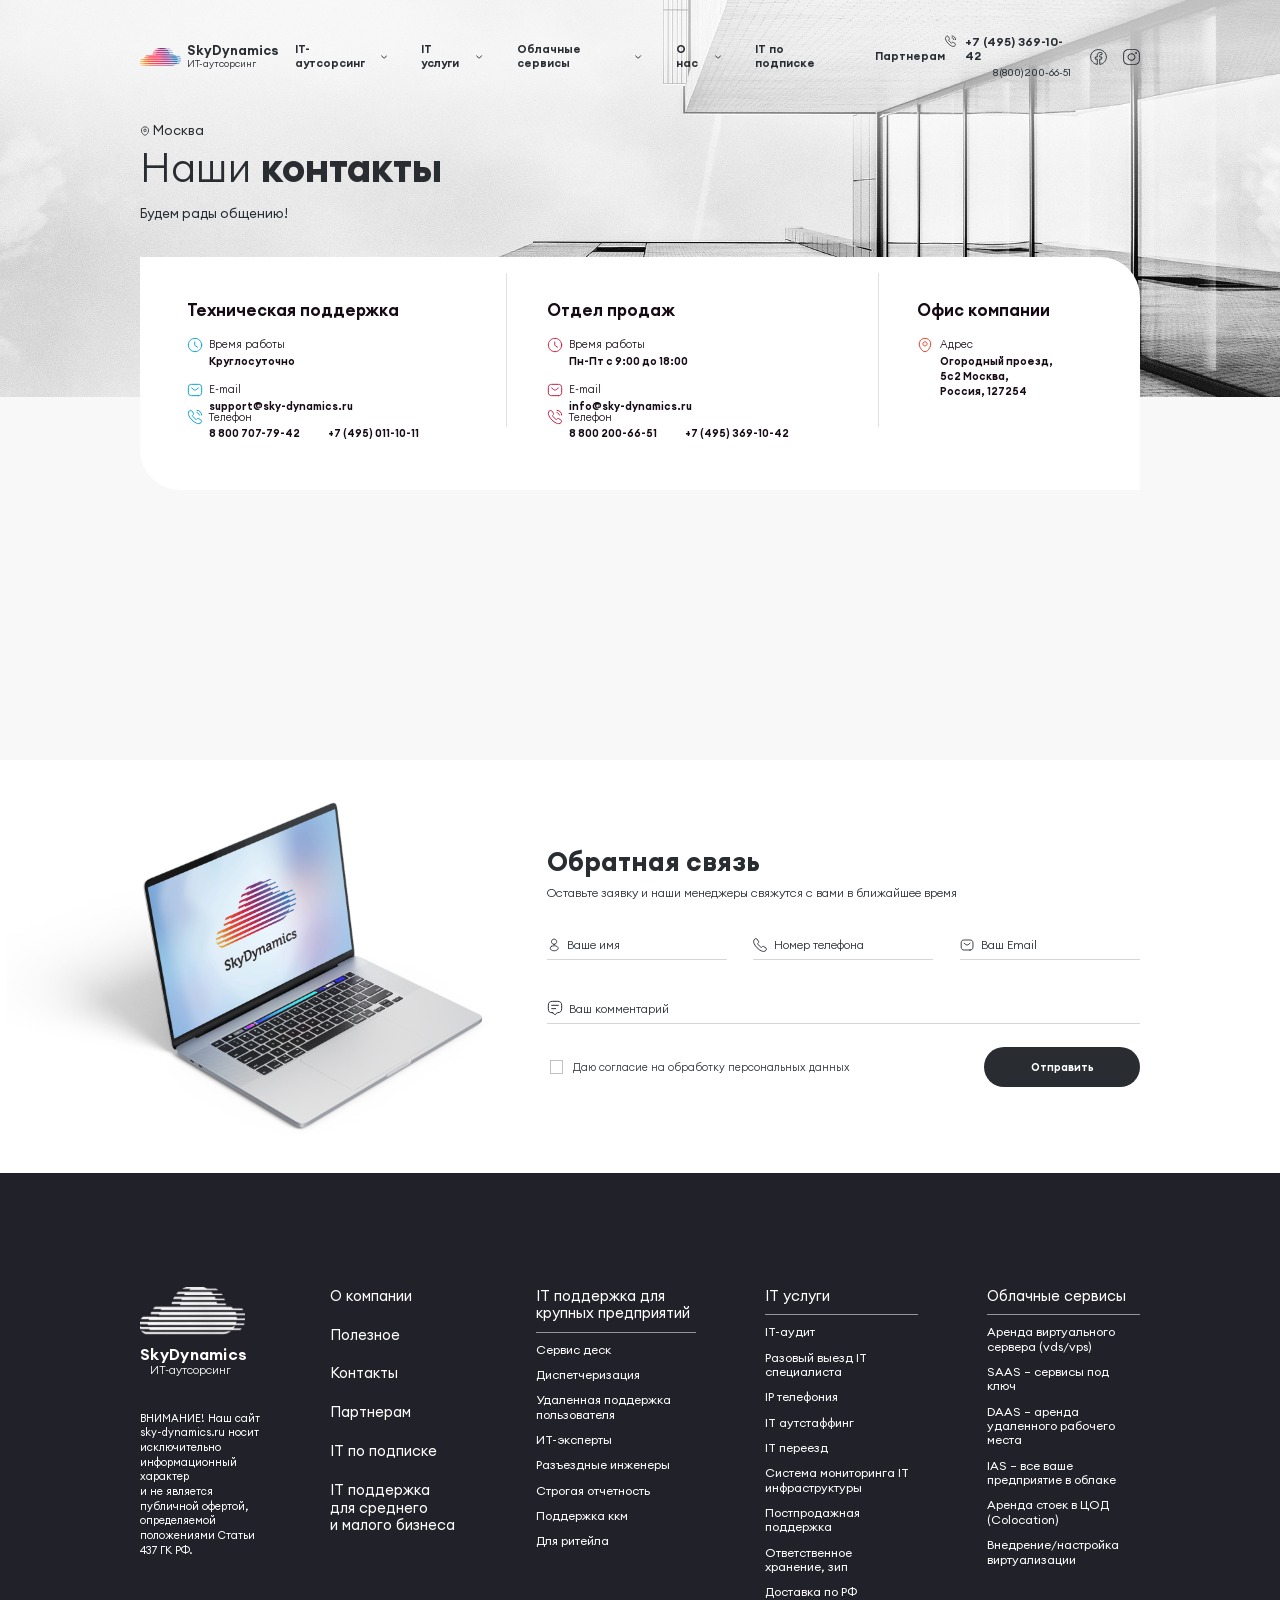
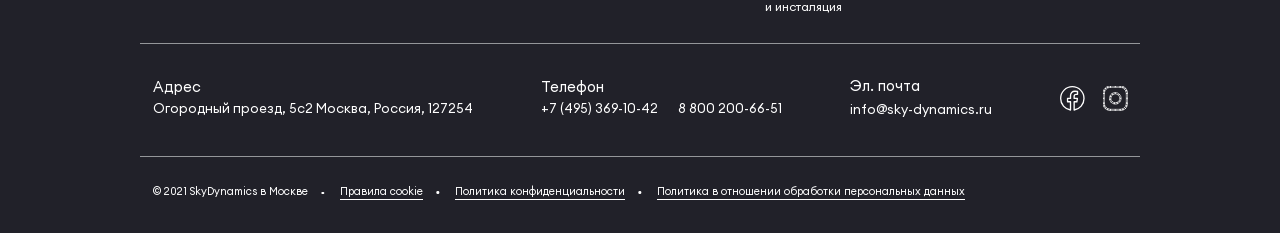
<file: contacts.html>
<!DOCTYPE html>
<html lang="ru">

<head>
    <meta charset="utf-8">
    <meta name="viewport" content="width=device-width, initial-scale=1.0, shrink-to-fit=no">
    <meta name="description" content="another website">
    <link rel="stylesheet" href="./css/swiper-bundle.min.css">
    <link href="./css/ion.rangeSlider.min.css" rel="stylesheet">
    <link href="./css/style.css" rel="stylesheet">
    <title>Контакты</title>
</head>

<body>

    <header class="header header--dark">
        <div class="container">
            <div class="header__inner">
                <a href="" class="header__burger-menu mobile"></a>

                <a href="" class="header__logo-wrap">
                    <div class="header__logo-img">
                        <img src="./img/logo.png" alt="">
                    </div>
                    <div class="header__logo-name">
                        <div class="header__logo-name-top">SkyDynamics</div>
                        <div class="header__logo-name-down"> ИТ-аутсорсинг</div>
                    </div>
                </a>

                <nav class="header__menu">
                    <div class="header__mobile-header mobile">
                        <a href="" class="header__logo-wrap">
                            <div class="header__logo-img">
                                <img src="./img/logo.png" alt="">
                            </div>
                            <div class="header__logo-name">
                                <div class="header__logo-name-top">SkyDynamics</div>
                                <div class="header__logo-name-down"> ИТ-аутсорсинг</div>
                            </div>
                        </a>
                        <a class="header__tel mobile" href="tel: +74953691042">
                            <img src="./img/call-calling.svg" alt="">
                        </a>
                    </div>
                    <ul class="header__menu-list">
                        <li class="header__menu-item">
                            <div class="header__menu-link menu-item-open">
                                <a href="" class="">IT-аутсорсинг</a>
                                <svg width="10" height="6" viewBox="0 0 10 6" fill="none" xmlns="http://www.w3.org/2000/svg">
                                    <path d="M9 1L5.70707 4.67453C5.31818 5.10849 4.68182 5.10849 4.29293 4.67453L1 1" stroke="" stroke-width="1.5"
                                        stroke-miterlimit="10" stroke-linecap="round" stroke-linejoin="round" />
                                </svg>
                            </div>
                            <ul class="header__menu-sub-list">
                                <li class="header__menu-sub-item">
                                    <a class="header__menu-sub-link" href="">IT поддержка для среднего
                                        и малого бизнеса</a>
                                </li>
                                <li class="header__menu-sub-item">
                                    <a class="header__menu-sub-link" href="">IT поддержка для крупных
                                        предприятий</a>
                                </li>
                            </ul>
                        </li>
                        <li class="header__menu-item  ">
                            <div class="header__menu-link menu-item-open">
                                <a href="" class="">IT услуги</a>
                                <svg width="10" height="6" viewBox="0 0 10 6" fill="none" xmlns="http://www.w3.org/2000/svg">
                                    <path d="M9 1L5.70707 4.67453C5.31818 5.10849 4.68182 5.10849 4.29293 4.67453L1 1" stroke="" stroke-width="1.5"
                                        stroke-miterlimit="10" stroke-linecap="round" stroke-linejoin="round" />
                                </svg>
                            </div>
                            <ul class="header__menu-sub-list">
                                <li class="header__menu-sub-item">
                                    <a class="header__menu-sub-link" href="">IT-аудит</a>
                                </li>
                                <li class="header__menu-sub-item">
                                    <a class="header__menu-sub-link" href="">Разовый выезд IT специалиста</a>
                                </li>
                                <li class="header__menu-sub-item">
                                    <a class="header__menu-sub-link" href="">IP телефония</a>
                                </li>
                                <li class="header__menu-sub-item">
                                    <a class="header__menu-sub-link" href="">IT аутстаффинг</a>
                                </li>
                                <li class="header__menu-sub-item">
                                    <a class="header__menu-sub-linkt" href="">IT переезд</a>
                                </li>
                                <li class="header__menu-sub-item">
                                    <a class="header__menu-sub-link" href="">Система мониторинга IT инфраструктуры</a>
                                </li>
                                <li class="header__menu-sub-item">
                                    <a class="header__menu-sub-link" href="">Ответственное хранение, зип</a>
                                </li>
                                <li class="header__menu-sub-item">
                                    <a class="header__menu-sub-link" href="">Доставка по РФ
                                        и нисталляция</a>
                                </li>
                            </ul>
                        </li>

                        <li class="header__menu-item">
                            <div class="header__menu-link menu-item-open">
                                <a href="" class="">Облачные сервисы</a>
                                <svg width="10" height="6" viewBox="0 0 10 6" fill="none" xmlns="http://www.w3.org/2000/svg">
                                    <path d="M9 1L5.70707 4.67453C5.31818 5.10849 4.68182 5.10849 4.29293 4.67453L1 1" stroke="" stroke-width="1.5"
                                        stroke-miterlimit="10" stroke-linecap="round" stroke-linejoin="round" />
                                </svg>
                            </div>
                            <ul class="header__menu-sub-list">
                                <li class="header__menu-sub-item">
                                    <a class="header__menu-sub-link" href="">Аренда виртуального сервера (vds/vps)</a>
                                </li>
                                <li class="header__menu-sub-item">
                                    <a class="header__menu-sub-link" href="">SAAS - сервисы
                                        под ключ</a>
                                </li>
                                <li class="header__menu-sub-item">
                                    <a class="header__menu-sub-link" href="">DAAS - аренда удаленного рабочего места</a>
                                </li>
                                <li class="header__menu-sub-item">
                                    <a class="header__menu-sub-link" href="">IAS - все ваше предприятие в облаке</a>
                                </li>
                                <li class="header__menu-sub-item">
                                    <a class="header__menu-sub-link" href="">Аренда стоек в ЦОД (Colocstion)</a>
                                </li>
                                <li class="header__menu-sub-item">
                                    <a class="header__menu-sub-link" href="">Внедрение/настройка виртуализации</a>
                                </li>
                            </ul>
                        </li>

                        <li class="header__menu-item ">
                            <div class="header__menu-link menu-item-open">
                                <a href="" class="">О нас</a>
                                <svg width="10" height="6" viewBox="0 0 10 6" fill="none" xmlns="http://www.w3.org/2000/svg">
                                    <path d="M9 1L5.70707 4.67453C5.31818 5.10849 4.68182 5.10849 4.29293 4.67453L1 1" stroke="" stroke-width="1.5"
                                        stroke-miterlimit="10" stroke-linecap="round" stroke-linejoin="round" />
                                </svg>
                            </div>
                            <ul class="header__menu-sub-list">
                                <li class="header__menu-sub-item">
                                    <a class="header__menu-sub-link" href="">Полезное</a>
                                </li>
                                <li class="header__menu-sub-item">
                                    <a class="header__menu-sub-link" href="">Контакты</a>
                                </li>
                            </ul>
                        </li>
                        <li class="header__menu-item">
                            <a class="header__menu-link" href="">IT по подписке</a>
                        </li>
                        <li class="header__menu-item">
                            <a class="header__menu-link" href="">Партнерам</a>
                        </li>
                    </ul>

                    <div class="header__social-wrap mobile">
                        <a href="" class="header__social-link">
                            <img src="./img/icon2.svg" alt="">
                        </a>
                        <a href="" class="header__social-link">
                            <img src="./img/instagram.svg" alt="">
                        </a>
                    </div>
                </nav>

                <div class="header__contacts">
                    <div class="header__tel-wrap desctop">
                        <div class="header__tel-top-wrap">
                            <div class="header__tel-top-img">
                                <img src="./img/call-calling-dark.svg" alt="">
                            </div>
                            <a class="header__tel-link" href="tel: +74953691042">+7 (495) 369-10-42</a>
                        </div>
                        <a class="header__tel-down" href="tel: 88002006651">8 (800) 200-66-51</a>
                    </div>
                    <div class="header__social-wrap desctop">
                        <a href="" class="header__social-link">
                            <img src="./img/fb-dark.svg" alt="">
                        </a>
                        <a href="" class="header__social-link">
                            <img src="./img/inst-dark.svg" alt="">
                        </a>
                    </div>
                    <a class="header__tel mobile" href="tel: +74953691042">
                        <img src="./img/call-calling-dark.svg" alt="">
                    </a>
                </div>
            </div>
        </div>
    </header>


    <main class="main">
        <section class="banner banner--dark">
            <img class="banner__background desctop" src="./img/page-contacts-banner.png" alt="">
            <img class="banner__background mobile" src="./img/page-contacts-banner-mob.png" alt="">
            <div class="container">
                <div class="banner__inner">
                    <div class="banner__text-block">
                        <div class="banner__title-wrap">
                            <div class="banner__location-wrap">
                                <div class="banner__loc-img">
                                    <img src="./img/location-dark.svg" alt="">
                                </div>
                                <div class="banner__location-sity">Москва</div>
                            </div>
                            <div class="banner__title">Наши <span>контакты</span></div>
                            <div class="banner__subtitle">Будем рады общению!</div>
                        </div>
                    </div>
                </div>

                <div class="banner__contacts-block contacts-block">
                    <div class="contacts-block__inner">
                        <div class="contacts-block__block support">
                            <div class="contacts-block__title">Техническая поддержка</div>
                            <div class="contacts-block__infotmation-wrap">
                                <div class="contacts-block__infotmation">
                                    <div class="contacts-block__information-title-wrap">
                                        <svg width="24" height="24" viewBox="0 0 24 24" fill="none" xmlns="http://www.w3.org/2000/svg">
                                            <path
                                                d="M22 12C22 17.52 17.52 22 12 22C6.48 22 2 17.52 2 12C2 6.48 6.48 2 12 2C17.52 2 22 6.48 22 12Z"
                                                stroke="" stroke-width="1.5" stroke-linecap="round" stroke-linejoin="round" />
                                            <path d="M15.71 15.18L12.61 13.33C12.07 13.01 11.63 12.24 11.63 11.61V7.51001"
                                                stroke="" stroke-width="1.5" stroke-linecap="round" stroke-linejoin="round" />
                                        </svg>
                                        <span>Время работы</span>
                                    </div>
                                    <div class="contacts-block__information-value">Круглосуточно</div>
                                </div>
                                <div class="contacts-block__infotmation">
                                    <div class="contacts-block__information-title-wrap">
                                        <svg width="24" height="24" viewBox="0 0 24 24" fill="none" xmlns="http://www.w3.org/2000/svg">
                                            <path
                                                d="M17 20.5H7C4 20.5 2 19 2 15.5V8.5C2 5 4 3.5 7 3.5H17C20 3.5 22 5 22 8.5V15.5C22 19 20 20.5 17 20.5Z"
                                                stroke="" stroke-width="1.5" stroke-miterlimit="10" stroke-linecap="round"
                                                stroke-linejoin="round" />
                                            <path d="M17 9L13.87 11.5C12.84 12.32 11.15 12.32 10.12 11.5L7 9" stroke=""
                                                stroke-width="1.5" stroke-miterlimit="10" stroke-linecap="round"
                                                stroke-linejoin="round" />
                                        </svg>
                                        <span>E-mail</span>
                                    </div>
                                    <div class="contacts-block__information-value">support@sky-dynamics.ru</div>
                                </div>
                                <div class="contacts-block__infotmation">
                                    <div class="contacts-block__information-title-wrap">
                                        <svg width="24" height="24" viewBox="0 0 24 24" fill="none" xmlns="http://www.w3.org/2000/svg">
                                            <path
                                                d="M21.97 18.33C21.97 18.69 21.89 19.06 21.72 19.42C21.55 19.78 21.33 20.12 21.04 20.44C20.55 20.98 20.01 21.37 19.4 21.62C18.8 21.87 18.15 22 17.45 22C16.43 22 15.34 21.76 14.19 21.27C13.04 20.78 11.89 20.12 10.75 19.29C9.6 18.45 8.51 17.52 7.47 16.49C6.44 15.45 5.51 14.36 4.68 13.22C3.86 12.08 3.2 10.94 2.72 9.81C2.24 8.67 2 7.58 2 6.54C2 5.86 2.12 5.21 2.36 4.61C2.6 4 2.98 3.44 3.51 2.94C4.15 2.31 4.85 2 5.59 2C5.87 2 6.15 2.06 6.4 2.18C6.66 2.3 6.89 2.48 7.07 2.74L9.39 6.01C9.57 6.26 9.7 6.49 9.79 6.71C9.88 6.92 9.93 7.13 9.93 7.32C9.93 7.56 9.86 7.8 9.72 8.03C9.59 8.26 9.4 8.5 9.16 8.74L8.4 9.53C8.29 9.64 8.24 9.77 8.24 9.93C8.24 10.01 8.25 10.08 8.27 10.16C8.3 10.24 8.33 10.3 8.35 10.36C8.53 10.69 8.84 11.12 9.28 11.64C9.73 12.16 10.21 12.69 10.73 13.22C11.27 13.75 11.79 14.24 12.32 14.69C12.84 15.13 13.27 15.43 13.61 15.61C13.66 15.63 13.72 15.66 13.79 15.69C13.87 15.72 13.95 15.73 14.04 15.73C14.21 15.73 14.34 15.67 14.45 15.56L15.21 14.81C15.46 14.56 15.7 14.37 15.93 14.25C16.16 14.11 16.39 14.04 16.64 14.04C16.83 14.04 17.03 14.08 17.25 14.17C17.47 14.26 17.7 14.39 17.95 14.56L21.26 16.91C21.52 17.09 21.7 17.3 21.81 17.55C21.91 17.8 21.97 18.05 21.97 18.33Z"
                                                stroke="" stroke-width="1.5" stroke-miterlimit="10" />
                                            <path d="M18.5 9C18.5 8.4 18.03 7.48 17.33 6.73C16.69 6.04 15.84 5.5 15 5.5"
                                                stroke="" stroke-width="1.5" stroke-linecap="round" stroke-linejoin="round" />
                                            <path d="M22 9C22 5.13 18.87 2 15 2" stroke="" stroke-width="1.5"
                                                stroke-linecap="round" stroke-linejoin="round" />
                                        </svg>
                                        <span>Телефон</span>
                                    </div>
                                    <div class="contacts-block__information-value">8 800 707-79-42</div>
                                    <div class="contacts-block__information-value">+7 (495) 011-10-11</div>
                                </div>
                            </div>
                        </div>
        
                        <div class="contacts-block__block sale">
                            <div class="contacts-block__title">Отдел продаж</div>
                            <div class="contacts-block__infotmation-wrap">
                                <div class="contacts-block__infotmation">
                                    <div class="contacts-block__information-title-wrap">
                                        <svg width="24" height="24" viewBox="0 0 24 24" fill="none" xmlns="http://www.w3.org/2000/svg">
                                            <path
                                                d="M22 12C22 17.52 17.52 22 12 22C6.48 22 2 17.52 2 12C2 6.48 6.48 2 12 2C17.52 2 22 6.48 22 12Z"
                                                stroke="" stroke-width="1.5" stroke-linecap="round" stroke-linejoin="round" />
                                            <path d="M15.71 15.18L12.61 13.33C12.07 13.01 11.63 12.24 11.63 11.61V7.51001"
                                                stroke="" stroke-width="1.5" stroke-linecap="round" stroke-linejoin="round" />
                                        </svg>
                                        <span>Время работы</span>
                                    </div>
                                    <div class="contacts-block__information-value">Пн-Пт с 9:00 до 18:00</div>
                                </div>
                                <div class="contacts-block__infotmation">
                                    <div class="contacts-block__information-title-wrap">
                                        <svg width="24" height="24" viewBox="0 0 24 24" fill="none" xmlns="http://www.w3.org/2000/svg">
                                            <path
                                                d="M17 20.5H7C4 20.5 2 19 2 15.5V8.5C2 5 4 3.5 7 3.5H17C20 3.5 22 5 22 8.5V15.5C22 19 20 20.5 17 20.5Z"
                                                stroke="" stroke-width="1.5" stroke-miterlimit="10" stroke-linecap="round"
                                                stroke-linejoin="round" />
                                            <path d="M17 9L13.87 11.5C12.84 12.32 11.15 12.32 10.12 11.5L7 9" stroke=""
                                                stroke-width="1.5" stroke-miterlimit="10" stroke-linecap="round"
                                                stroke-linejoin="round" />
                                        </svg>
                                        <span>E-mail</span>
                                    </div>
                                    <div class="contacts-block__information-value">info@sky-dynamics.ru</div>
                                </div>
                                <div class="contacts-block__infotmation">
                                    <div class="contacts-block__information-title-wrap">
                                        <svg width="24" height="24" viewBox="0 0 24 24" fill="none" xmlns="http://www.w3.org/2000/svg">
                                            <path
                                                d="M21.97 18.33C21.97 18.69 21.89 19.06 21.72 19.42C21.55 19.78 21.33 20.12 21.04 20.44C20.55 20.98 20.01 21.37 19.4 21.62C18.8 21.87 18.15 22 17.45 22C16.43 22 15.34 21.76 14.19 21.27C13.04 20.78 11.89 20.12 10.75 19.29C9.6 18.45 8.51 17.52 7.47 16.49C6.44 15.45 5.51 14.36 4.68 13.22C3.86 12.08 3.2 10.94 2.72 9.81C2.24 8.67 2 7.58 2 6.54C2 5.86 2.12 5.21 2.36 4.61C2.6 4 2.98 3.44 3.51 2.94C4.15 2.31 4.85 2 5.59 2C5.87 2 6.15 2.06 6.4 2.18C6.66 2.3 6.89 2.48 7.07 2.74L9.39 6.01C9.57 6.26 9.7 6.49 9.79 6.71C9.88 6.92 9.93 7.13 9.93 7.32C9.93 7.56 9.86 7.8 9.72 8.03C9.59 8.26 9.4 8.5 9.16 8.74L8.4 9.53C8.29 9.64 8.24 9.77 8.24 9.93C8.24 10.01 8.25 10.08 8.27 10.16C8.3 10.24 8.33 10.3 8.35 10.36C8.53 10.69 8.84 11.12 9.28 11.64C9.73 12.16 10.21 12.69 10.73 13.22C11.27 13.75 11.79 14.24 12.32 14.69C12.84 15.13 13.27 15.43 13.61 15.61C13.66 15.63 13.72 15.66 13.79 15.69C13.87 15.72 13.95 15.73 14.04 15.73C14.21 15.73 14.34 15.67 14.45 15.56L15.21 14.81C15.46 14.56 15.7 14.37 15.93 14.25C16.16 14.11 16.39 14.04 16.64 14.04C16.83 14.04 17.03 14.08 17.25 14.17C17.47 14.26 17.7 14.39 17.95 14.56L21.26 16.91C21.52 17.09 21.7 17.3 21.81 17.55C21.91 17.8 21.97 18.05 21.97 18.33Z"
                                                stroke="" stroke-width="1.5" stroke-miterlimit="10" />
                                            <path d="M18.5 9C18.5 8.4 18.03 7.48 17.33 6.73C16.69 6.04 15.84 5.5 15 5.5"
                                                stroke="" stroke-width="1.5" stroke-linecap="round" stroke-linejoin="round" />
                                            <path d="M22 9C22 5.13 18.87 2 15 2" stroke="" stroke-width="1.5"
                                                stroke-linecap="round" stroke-linejoin="round" />
                                        </svg>
                                        <span>Телефон</span>
                                    </div>
                                    <div class="contacts-block__information-value">8 800 200-66-51</div>
                                    <div class="contacts-block__information-value">+7 (495) 369-10-42</div>
                                </div>
                            </div>
                        </div>
        
                        <div class="contacts-block__block address">
                            <div class="contacts-block__title">Офис компании</div>
                            <div class="contacts-block__infotmation-wrap">
                                <div class="contacts-block__infotmation">
                                    <div class="contacts-block__information-title-wrap">
                                        <svg width="24" height="24" viewBox="0 0 24 24" fill="none" xmlns="http://www.w3.org/2000/svg">
                                            <path
                                                d="M11.9999 13.43C13.723 13.43 15.1199 12.0331 15.1199 10.31C15.1199 8.58687 13.723 7.19 11.9999 7.19C10.2768 7.19 8.87988 8.58687 8.87988 10.31C8.87988 12.0331 10.2768 13.43 11.9999 13.43Z"
                                                stroke="" stroke-width="1.5" />
                                            <path
                                                d="M3.61995 8.49C5.58995 -0.169998 18.42 -0.159997 20.38 8.5C21.53 13.58 18.37 17.88 15.6 20.54C13.59 22.48 10.41 22.48 8.38995 20.54C5.62995 17.88 2.46995 13.57 3.61995 8.49Z"
                                                stroke="" stroke-width="1.5" />
                                        </svg>
                                        <span>Адрес</span>
                                    </div>
                                    <div class="contacts-block__information-value">Огородный проезд,
                                        5с2&nbsp;Москва, Россия,&nbsp;127254</div>
                                </div>
                            </div>
                        </div>
                    </div>
                </div>
            </div>
        </section>

        

        <section class="map">
     
                <div class="map__map" id="map"></div>
                <!-- <script src="https://api-maps.yandex.ru/2.1/?lang=ru_RU"></script> -->
                <script src="https://api-maps.yandex.ru/2.1/?apikey=c9e39c09-0f62-4828-b0ce-7ca99a606b15&lang=ru_RU" type="text/javascript">
                </script>
                <script type="text/javascript">
                    ymaps.ready(init);
                    function init() {
                        let breakpoint = window.matchMedia('(max-width: 48em)');
                        let descOptions = {
                            iconLayout: 'default#image',
                            // iconImageHref: 'img/logo-map.svg',
                            iconImageHref: 'img/map.svg',
                            // iconImageSize: [44, 55],
                            iconImageSize: [70, 79],
                            iconImageOffset: [-22, -27]
                        };
                        if (breakpoint) {
                            // descOptions.iconImageSize = [44, 55]
                            descOptions.iconImageSize = [70, 79]
                            descOptions.iconImageOffset = [-22, -27]
                        }
                        var myMap = new ymaps.Map("map", {
                            center: [55.809914, 37.606954],
                            zoom: 12
                        }),

                        myPlacemark = new ymaps.Placemark(myMap.getCenter(), {
                            hintContent: 'г. Москва: 127254, Огородный проезд, 5с2',
                            balloonContent: 'SkyDynamics'
                        }, descOptions);
                        myMap.geoObjects.add(myPlacemark);
                    }
                </script>

        </section>

        <section class="feedback page-contacts">
            <img class="feedback__substrate" src="./img/notebook.png" alt="">

            <div class="container">
                <div class="feedback__inner">
                    <form class="feedback__form" action="">
                        <div class="feedback__title-wrap">
                            <div class="feedback__title">Обратная связь</div>
                            <div class="feedback__subtitle">Оставьте заявку и наши менеджеры свяжутся с вами в ближайшее время</div>
                        </div>
                        <div class="feedback__body">
                            <div class="feedback__information">
                                <div class="feedback__information-personal">
                                    <label class="feedback__input-wrap">
                                            <svg class="feedback__input-img" width="24" height="24" viewBox="0 0 24 24"
                                            fill="none" xmlns="http://www.w3.org/2000/svg">
                                            <path
                                                d="M12.1601 10.87C12.0601 10.86 11.9401 10.86 11.8301 10.87C9.45006 10.79 7.56006 8.84 7.56006 6.44C7.56006 3.99 9.54006 2 12.0001 2C14.4501 2 16.4401 3.99 16.4401 6.44C16.4301 8.84 14.5401 10.79 12.1601 10.87Z"
                                                stroke="" stroke-width="1.5" stroke-linecap="round"
                                                stroke-linejoin="round" />
                                            <path
                                                d="M7.15997 14.56C4.73997 16.18 4.73997 18.82 7.15997 20.43C9.90997 22.27 14.42 22.27 17.17 20.43C19.59 18.81 19.59 16.17 17.17 14.56C14.43 12.73 9.91997 12.73 7.15997 14.56Z"
                                                stroke="" stroke-width="1.5" stroke-linecap="round"
                                                stroke-linejoin="round" />
                                        </svg>
                                        <input class="feedback__input" type="text" placeholder="Ваше имя" name="" id="">
                                    </label>
                                    <label class="feedback__input-wrap">
                                        <svg class="feedback__input-img" width="22" height="22" viewBox="0 0 22 22"
                                            fill="none" xmlns="http://www.w3.org/2000/svg">
                                            <path
                                                d="M20.97 17.33C20.97 17.69 20.89 18.06 20.72 18.42C20.55 18.78 20.33 19.12 20.04 19.44C19.55 19.98 19.01 20.37 18.4 20.62C17.8 20.87 17.15 21 16.45 21C15.43 21 14.34 20.76 13.19 20.27C12.04 19.78 10.89 19.12 9.75 18.29C8.6 17.45 7.51 16.52 6.47 15.49C5.44 14.45 4.51 13.36 3.68 12.22C2.86 11.08 2.2 9.94 1.72 8.81C1.24 7.67 1 6.58 1 5.54C1 4.86 1.12 4.21 1.36 3.61C1.6 3 1.98 2.44 2.51 1.94C3.15 1.31 3.85 1 4.59 1C4.87 1 5.15 1.06 5.4 1.18C5.66 1.3 5.89 1.48 6.07 1.74L8.39 5.01C8.57 5.26 8.7 5.49 8.79 5.71C8.88 5.92 8.93 6.13 8.93 6.32C8.93 6.56 8.86 6.8 8.72 7.03C8.59 7.26 8.4 7.5 8.16 7.74L7.4 8.53C7.29 8.64 7.24 8.77 7.24 8.93C7.24 9.01 7.25 9.08 7.27 9.16C7.3 9.24 7.33 9.3 7.35 9.36C7.53 9.69 7.84 10.12 8.28 10.64C8.73 11.16 9.21 11.69 9.73 12.22C10.27 12.75 10.79 13.24 11.32 13.69C11.84 14.13 12.27 14.43 12.61 14.61C12.66 14.63 12.72 14.66 12.79 14.69C12.87 14.72 12.95 14.73 13.04 14.73C13.21 14.73 13.34 14.67 13.45 14.56L14.21 13.81C14.46 13.56 14.7 13.37 14.93 13.25C15.16 13.11 15.39 13.04 15.64 13.04C15.83 13.04 16.03 13.08 16.25 13.17C16.47 13.26 16.7 13.39 16.95 13.56L20.26 15.91C20.52 16.09 20.7 16.3 20.81 16.55C20.91 16.8 20.97 17.05 20.97 17.33Z"
                                                stroke="" stroke-width="1.5" stroke-miterlimit="10" />
                                        </svg>
                                        <input class="feedback__input" type="text" placeholder="Номер телефона" name=""
                                            id="">
                                    </label>
                                    <label class="feedback__input-wrap">
                                        <svg class="feedback__input-img" width="24" height="24" viewBox="0 0 24 24" fill="none" xmlns="http://www.w3.org/2000/svg">
                                            <path d="M17 20.5H7C4 20.5 2 19 2 15.5V8.5C2 5 4 3.5 7 3.5H17C20 3.5 22 5 22 8.5V15.5C22 19 20 20.5 17 20.5Z"
                                                stroke="" stroke-width="1.5" stroke-miterlimit="10" stroke-linecap="round" stroke-linejoin="round" />
                                            <path d="M17 9L13.87 11.5C12.84 12.32 11.15 12.32 10.12 11.5L7 9" stroke="" stroke-width="1.5"
                                                stroke-miterlimit="10" stroke-linecap="round" stroke-linejoin="round" />
                                        </svg>
                                        <input class="feedback__input" type="text" placeholder="Ваш Email" name=""
                                            id="">
                                    </label>
                                </div>
                                <label class="feedback__input-wrap comment">
                                    <svg class="feedback__input-img" width="24" height="24" viewBox="0 0 24 24" fill="none" xmlns="http://www.w3.org/2000/svg">
                                        <path
                                            d="M8.5 19H8C4 19 2 18 2 13V8C2 4 4 2 8 2H16C20 2 22 4 22 8V13C22 17 20 19 16 19H15.5C15.19 19 14.89 19.15 14.7 19.4L13.2 21.4C12.54 22.28 11.46 22.28 10.8 21.4L9.3 19.4C9.14 19.18 8.77 19 8.5 19Z"
                                            stroke="" stroke-width="1.5" stroke-miterlimit="10" stroke-linecap="round" stroke-linejoin="round" />
                                        <path d="M7 8H17" stroke="" stroke-width="1.5" stroke-linecap="round" stroke-linejoin="round" />
                                        <path d="M7 13H13" stroke="" stroke-width="1.5" stroke-linecap="round" stroke-linejoin="round" />
                                    </svg>
                                    <input class="feedback__input" type="text" placeholder="Ваш комментарий" name=""
                                        id="">
                                </label>
                                
                            </div>
                            <div class="feedback__down">
                                <label class="feedback__select-label">
                                    <input class="feedback__checkbox-input" type="checkbox" name="select" id="">
                                    <span class="feedback__checkbox-style">
                                    </span>
                                    Даю согласие на обработку персональных данных
                                </label>
                                <a class="feedback__btn btn btn--black desctop" href="">Отправить</a>
                            </div>
                        </div>
                        <a class="feedback__btn btn btn--black mobile" href="">Оставить заявку</a>
                    </form>
                </div>
            </div>
        </section>
    </main>

    <footer class="footer">
        <div class="container">
            <div class="footer__inner">
                <div class="footer__nav-block">
                    <div class="footer__logo-danger">
                        <a href="" class="footer__logo-wrap">
                            <div class="footer__logo-img">
                                <img src="./img/logo-white.png" alt="">
                            </div>
                            <div class="footer__logo-company-top">SkyDynamics</div>
                            <div class="footer__logo-company-down">ИТ-аутсорсинг</div>
                        </a>
                        <div class="footer__danger"><span>ВНИМАНИЕ!</span> Наш сайт
                            sky-dynamics.ru носит исключительно информационный характер
                            и&nbsp;не&nbsp;является публичной офертой,
                            определяемой положениями Статьи 437 ГК РФ.
                        </div>
                    </div>

                    <div class="footer__menu main-menu">
                        <ul class="footer__list">
                            <li class="footer__item">
                                <a class="footer__link" href="">О компании</a>
                            </li>
                            <li class="footer__item">
                                <a class="footer__link" href="">Полезное</a>
                            </li>
                            <li class="footer__item">
                                <a class="footer__link" href="">Контакты</a>
                            </li>
                            <li class="footer__item">
                                <a class="footer__link" href="">Партнерам</a>
                            </li>
                            <li class="footer__item">
                                <a class="footer__link" href="">IT по подписке</a>
                            </li>
                            <li class="footer__item">
                                <a class="footer__link" href="">IT поддержка для&nbsp;среднего и&nbsp;малого бизнеса</a>
                            </li>
                        </ul>
                    </div>

                    <div class="footer__menu support-menu">
                        <div class="footer__menu-title">IT поддержка для крупных предприятий</div>
                        <ul class="footer__list">
                            <li class="footer__item">
                                <a class="footer__link" href="">Сервис деск</a>
                            </li>
                            <li class="footer__item">
                                <a class="footer__link" href="">Диспетчеризация</a>
                            </li>
                            <li class="footer__item">
                                <a class="footer__link" href="">Удаленная поддержка пользователя</a>
                            </li>
                            <li class="footer__item">
                                <a class="footer__link" href="">ИТ-эксперты</a>
                            </li>
                            <li class="footer__item">
                                <a class="footer__link" href="">Разъездные инженеры</a>
                            </li>
                            <li class="footer__item">
                                <a class="footer__link" href="">Строгая отчетность</a>
                            </li>
                            <li class="footer__item">
                                <a class="footer__link" href="">Поддержка ккм</a>
                            </li>
                            <li class="footer__item">
                                <a class="footer__link" href="">Для ритейла</a>
                            </li>
                        </ul>
                    </div>

                    <div class="footer__menu service-menu">
                        <div class="footer__menu-title">IT услуги</div>
                        <ul class="footer__list">
                            <li class="footer__item">
                                <a class="footer__link" href="">IT-аудит</a>
                            </li>
                            <li class="footer__item">
                                <a class="footer__link" href="">Разовый выезд IT специалиста</a>
                            </li>
                            <li class="footer__item">
                                <a class="footer__link" href="">IP телефония</a>
                            </li>
                            <li class="footer__item">
                                <a class="footer__link" href="">IT аутстаффинг</a>
                            </li>
                            <li class="footer__item">
                                <a class="footer__link" href="">IT переезд</a>
                            </li>
                            <li class="footer__item">
                                <a class="footer__link" href="">Система мониторинга IT инфраструктуры</a>
                            </li>
                            <li class="footer__item">
                                <a class="footer__link" href="">Постпродажная поддержка</a>
                            </li>
                            <li class="footer__item">
                                <a class="footer__link" href="">Ответственное
                                    хранение,&nbsp;зип</a>
                            </li>
                            <li class="footer__item">
                                <a class="footer__link" href="">Доставка по РФ
                                    и&nbsp;инсталяция</a>
                            </li>
                        </ul>
                    </div>

                    <div class="footer__menu cloud-menu">
                        <div class="footer__menu-title">Облачные сервисы</div>
                        <ul class="footer__list">
                            <li class="footer__item">
                                <a class="footer__link" href="">Аренда виртуального сервера (vds/vps)</a>
                            </li>
                            <li class="footer__item">
                                <a class="footer__link" href="">SAAS – сервисы под ключ</a>
                            </li>
                            <li class="footer__item">
                                <a class="footer__link" href="">DAAS – аренда удаленного рабочего места</a>
                            </li>
                            <li class="footer__item">
                                <a class="footer__link" href="">IAS – все ваше предприятие в облаке</a>
                            </li>
                            <li class="footer__item">
                                <a class="footer__link" href="">Аренда стоек в ЦОД (Colocation)</a>
                            </li>
                            <li class="footer__item">
                                <a class="footer__link" href="">Внедрение/настройка виртуализации</a>
                            </li>
                        </ul>
                    </div>
                </div>
                <div class="footer__contacts">
                    <div class="footer__address-wrap">
                        <div class="footer__address-name">Адрес</div>
                        <div class="footer__address">Огородный проезд, 5с2 Москва, Россия, 127254</div>
                    </div>
                    <div class="footer__phone-wrap">
                        <div class="footer__phone-name">Телефон</div>
                        <div class="footer__phons">
                            <a href="" class="footer__phone">+7 (495) 369-10-42</a>
                            <a href="" class="footer__phone">8 800 200-66-51</a>
                        </div>
                    </div>
                    <div class="footer__email-wrap">
                        <div class="footer__email-name">Эл. почта</div>
                        <a href="" class="footer__email">info@sky-dynamics.ru</a>
                    </div>
                    <div class="footer__social-wrap">
                        <a class="footer__social" href="">
                            <svg width="37" height="37" viewBox="0 0 37 37" fill="none" xmlns="http://www.w3.org/2000/svg">
                                <path
                                    d="M36 18.6069C36 8.88289 28.165 1 18.5 1C8.83501 1 1 8.88289 1 18.6069C1 27.3949 7.39946 34.6791 15.7656 36V23.6965H11.3223V18.6069H15.7656V14.7279C15.7656 10.3152 18.3783 7.87771 22.3756 7.87771C24.2897 7.87771 26.293 8.2216 26.293 8.2216V12.5546H24.0863C21.9125 12.5546 21.2344 13.9119 21.2344 15.3056V18.6069H26.0879L25.312 23.6965H21.2344V36C29.6005 34.6791 36 27.3949 36 18.6069Z"
                                    stroke="" stroke-width="2" stroke-linejoin="round" />
                            </svg>
                        </a>
                        <a class="footer__social" href="">
                            <svg width="37" height="37" viewBox="0 0 37 37" fill="none" xmlns="http://www.w3.org/2000/svg">
                                <path
                                    d="M11.29 1.105L11.3097 2.10481L11.328 2.10445L11.3462 2.10342L11.29 1.105ZM25.71 1.105L25.6538 2.10342L25.672 2.10445L25.6903 2.10481L25.71 1.105ZM29.9683 1.92167L29.6168 2.85784L29.6182 2.85837L29.9683 1.92167ZM33.06 3.94L32.3433 4.63742L32.3528 4.64717L32.3626 4.65666L33.06 3.94ZM35.0783 7.03167L34.1416 7.3818L34.1422 7.38322L35.0783 7.03167ZM35.895 11.29L34.8952 11.3097L34.8955 11.328L34.8966 11.3462L35.895 11.29ZM35.895 25.71L34.8966 25.6538L34.8955 25.672L34.8952 25.6903L35.895 25.71ZM35.0783 29.9683L36.0102 30.3313L36.0145 30.3199L35.0783 29.9683ZM33.0598 33.0598L33.7669 33.7669L33.7669 33.7669L33.0598 33.0598ZM29.9683 35.0783L30.3199 36.0146L30.3313 36.0101L29.9683 35.0783ZM25.71 35.895L25.6903 34.8952L25.672 34.8955L25.6538 34.8966L25.71 35.895ZM11.29 35.895L11.3337 34.896L11.3217 34.8954L11.3097 34.8952L11.29 35.895ZM7.03167 35.0783L7.38322 34.1422L7.3818 34.1416L7.03167 35.0783ZM3.94 33.06L4.65666 32.3626L4.64717 32.3528L4.63742 32.3433L3.94 33.06ZM1.92167 29.9683L2.85837 29.6182L2.85784 29.6168L1.92167 29.9683ZM1.105 25.71L2.10481 25.6903L2.10445 25.672L2.10342 25.6538L1.105 25.71ZM1.105 11.29L2.10342 11.3462L2.10445 11.328L2.10481 11.3097L1.105 11.29ZM1.92167 7.03167L2.85784 7.38322L2.85837 7.3818L1.92167 7.03167ZM3.94 3.94L4.63742 4.65666L4.64717 4.64717L4.65666 4.63742L3.94 3.94ZM7.03167 1.92167L7.3818 2.85837L7.38322 2.85784L7.03167 1.92167ZM14.2221 12.0977L14.7777 12.9292L14.2221 12.0977ZM23.9447 13.0553L24.6518 12.3482H24.6518L23.9447 13.0553ZM21.4467 25.6139L21.064 24.69H21.064L21.4467 25.6139ZM16.9978 26.052L17.1929 25.0713L16.9978 26.052ZM10.948 20.0022L9.96717 20.1973L10.948 20.0022ZM11.3861 15.5533L12.31 15.936V15.936L11.3861 15.5533ZM18.5 0C13.7576 0 13.1336 -0.000284791 11.2338 0.106578L11.3462 2.10342C13.1797 2.00028 13.7458 2 18.5 2V0ZM25.7662 0.106578C23.8664 -0.000284791 23.2424 0 18.5 0V2C23.2542 2 23.8203 2.00028 25.6538 2.10342L25.7662 0.106578ZM30.3199 0.985498C28.8508 0.433841 27.2986 0.136159 25.7297 0.105195L25.6903 2.10481C27.0323 2.13129 28.3601 2.38594 29.6168 2.85784L30.3199 0.985498ZM33.7767 3.24258C32.8048 2.2439 31.6238 1.47289 30.3185 0.984968L29.6182 2.85837C30.6468 3.24286 31.5775 3.85043 32.3433 4.63742L33.7767 3.24258ZM36.015 6.68153C35.5271 5.37622 34.7561 4.1952 33.7574 3.22334L32.3626 4.65666C33.1496 5.42252 33.7571 6.35319 34.1416 7.3818L36.015 6.68153ZM36.8948 11.2703C36.8638 9.70136 36.5662 8.14916 36.0145 6.68012L34.1422 7.38322C34.6141 8.63987 34.8687 9.96766 34.8952 11.3097L36.8948 11.2703ZM37 18.5C37 13.7576 37.0003 13.1336 36.8934 11.2338L34.8966 11.3462C34.9997 13.1797 35 13.7458 35 18.5H37ZM36.8934 25.7662C37.0003 23.8664 37 23.2424 37 18.5H35C35 23.2542 34.9997 23.8203 34.8966 25.6538L36.8934 25.7662ZM36.0145 30.3199C36.5662 28.8508 36.8638 27.2986 36.8948 25.7297L34.8952 25.6903C34.8687 27.0323 34.6141 28.3601 34.1422 29.6168L36.0145 30.3199ZM33.7669 33.7669C34.7445 32.7894 35.5083 31.6195 36.0101 30.3313L34.1465 29.6054C33.7453 30.6355 33.1344 31.571 32.3527 32.3527L33.7669 33.7669ZM30.3313 36.0101C31.6195 35.5083 32.7894 34.7445 33.7669 33.7669L32.3527 32.3527C31.571 33.1344 30.6355 33.7453 29.6054 34.1465L30.3313 36.0101ZM25.7297 36.8948C27.2986 36.8638 28.8508 36.5662 30.3199 36.0145L29.6168 34.1422C28.3601 34.6141 27.0323 34.8687 25.6903 34.8952L25.7297 36.8948ZM18.5 37C23.2424 37 23.8664 37.0003 25.7662 36.8934L25.6538 34.8966C23.8203 34.9997 23.2542 35 18.5 35V37ZM11.2463 36.894C13.1338 36.9766 13.7452 37 18.5 37V35C13.7581 35 13.1795 34.9767 11.3337 34.896L11.2463 36.894ZM6.68012 36.0145C8.14916 36.5662 9.70136 36.8638 11.2703 36.8948L11.3097 34.8952C9.96766 34.8687 8.63987 34.6141 7.38322 34.1422L6.68012 36.0145ZM3.22334 33.7574C4.1952 34.7561 5.37622 35.5271 6.68153 36.015L7.3818 34.1416C6.35319 33.7571 5.42252 33.1496 4.65666 32.3626L3.22334 33.7574ZM0.984968 30.3185C1.47289 31.6238 2.2439 32.8048 3.24258 33.7767L4.63742 32.3433C3.85043 31.5775 3.24286 30.6468 2.85837 29.6182L0.984968 30.3185ZM0.105195 25.7297C0.136159 27.2986 0.433841 28.8508 0.985498 30.3199L2.85784 29.6168C2.38594 28.3601 2.13129 27.0323 2.10481 25.6903L0.105195 25.7297ZM0 18.5C0 23.2424 -0.000284791 23.8664 0.106578 25.7662L2.10342 25.6538C2.00028 23.8203 2 23.2542 2 18.5H0ZM0.106578 11.2338C-0.000284791 13.1336 0 13.7576 0 18.5H2C2 13.7458 2.00028 13.1797 2.10342 11.3462L0.106578 11.2338ZM0.985498 6.68012C0.433841 8.14916 0.136159 9.70136 0.105195 11.2703L2.10481 11.3097C2.13129 9.96766 2.38594 8.63987 2.85784 7.38322L0.985498 6.68012ZM3.24258 3.22334C2.2439 4.1952 1.47289 5.37622 0.984968 6.68153L2.85837 7.3818C3.24286 6.35319 3.85043 5.42252 4.63742 4.65666L3.24258 3.22334ZM6.68153 0.984968C5.37622 1.47289 4.1952 2.2439 3.22334 3.24258L4.65666 4.63742C5.42252 3.85043 6.35319 3.24286 7.3818 2.85837L6.68153 0.984968ZM11.2703 0.105195C9.70136 0.136159 8.14916 0.433841 6.68012 0.985498L7.38322 2.85784C8.63987 2.38594 9.96766 2.13129 11.3097 2.10481L11.2703 0.105195ZM18.5 9.8C16.7793 9.8 15.0972 10.3102 13.6665 11.2662L14.7777 12.9292C15.8795 12.1929 17.1749 11.8 18.5 11.8V9.8ZM24.6518 12.3482C23.0203 10.7166 20.8074 9.8 18.5 9.8V11.8C20.277 11.8 21.9811 12.5059 23.2376 13.7624L24.6518 12.3482ZM27.2 18.5C27.2 16.1926 26.2834 13.9797 24.6518 12.3482L23.2376 13.7624C24.4941 15.0189 25.2 16.723 25.2 18.5H27.2ZM25.7338 23.3335C26.6898 21.9028 27.2 20.2207 27.2 18.5H25.2C25.2 19.8251 24.8071 21.1205 24.0708 22.2223L25.7338 23.3335ZM21.8293 26.5377C23.4191 25.8793 24.7778 24.7642 25.7338 23.3335L24.0708 22.2223C23.3346 23.3241 22.2882 24.1829 21.064 24.69L21.8293 26.5377ZM16.8027 27.0328C18.4903 27.3685 20.2396 27.1962 21.8293 26.5377L21.064 24.69C19.8397 25.1971 18.4926 25.3298 17.1929 25.0713L16.8027 27.0328ZM12.3482 24.6518C13.5649 25.8685 15.1151 26.6971 16.8027 27.0328L17.1929 25.0713C15.8932 24.8127 14.6994 24.1746 13.7624 23.2376L12.3482 24.6518ZM9.96717 20.1973C10.3029 21.8849 11.1315 23.4351 12.3482 24.6518L13.7624 23.2376C12.8254 22.3006 12.1873 21.1068 11.9287 19.8071L9.96717 20.1973ZM10.4623 15.1707C9.80377 16.7604 9.63148 18.5096 9.96717 20.1973L11.9287 19.8071C11.6702 18.5074 11.8029 17.1603 12.31 15.936L10.4623 15.1707ZM13.6665 11.2662C12.2358 12.2222 11.1207 13.5809 10.4623 15.1707L12.31 15.936C12.8171 14.7118 13.6759 13.6654 14.7777 12.9292L13.6665 11.2662Z"
                                    fill="" />
                            </svg>
                        </a>
                    </div>
                </div>
                <div class="footer__bottom">
                    <div class="footer__small">© 2021 SkyDynamics в Москве</div>
                    <a href="" class="footer__small">Правила cookie</a>
                    <a href="" class="footer__small">Политика конфиденциальности</a>
                    <a href="" class="footer__small">Политика в отношении обработки персональных данных</a>
                </div>
            </div>
        </div>
    </footer>

    <script src="./js/swiper-bundle.min.js"></script>
    <script src="./js/jquery-3.5.1.min.js"></script>


    <script src="./js/main.js"></script>
</body>

</html>
</file>
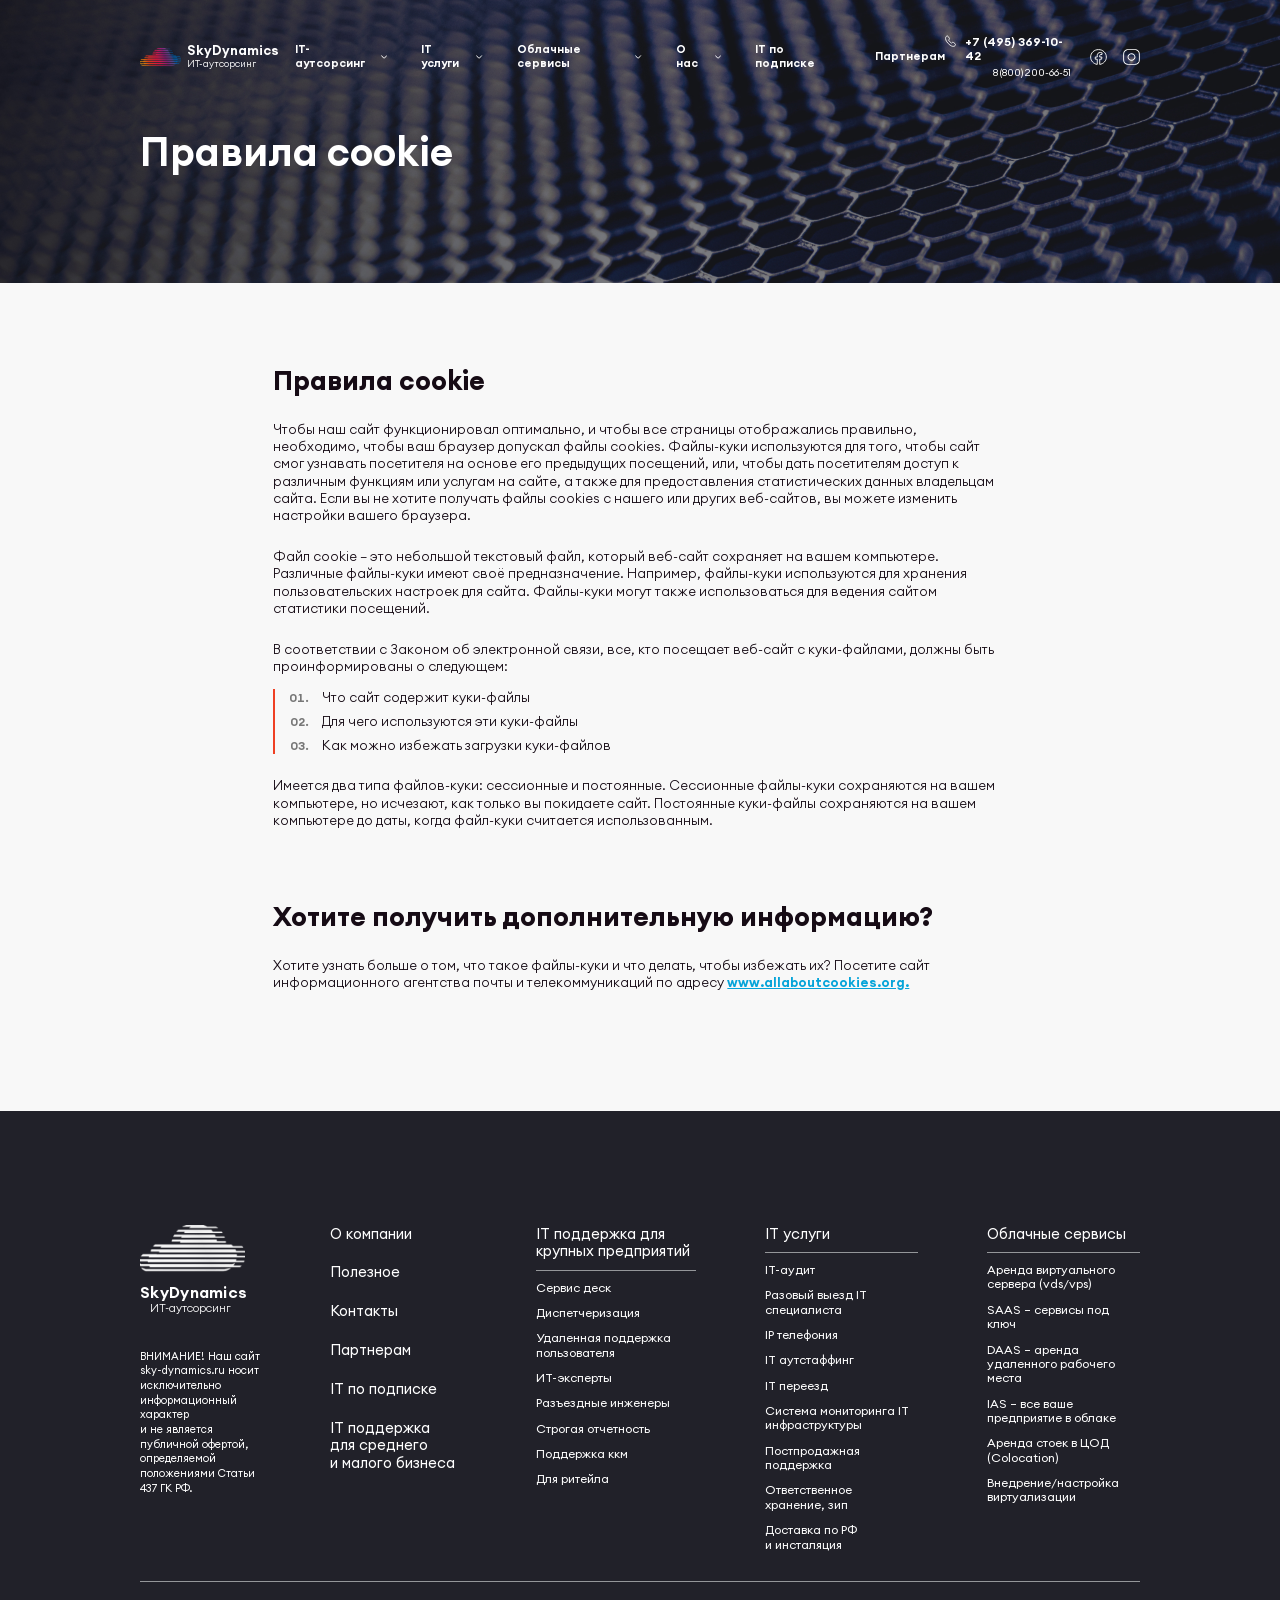
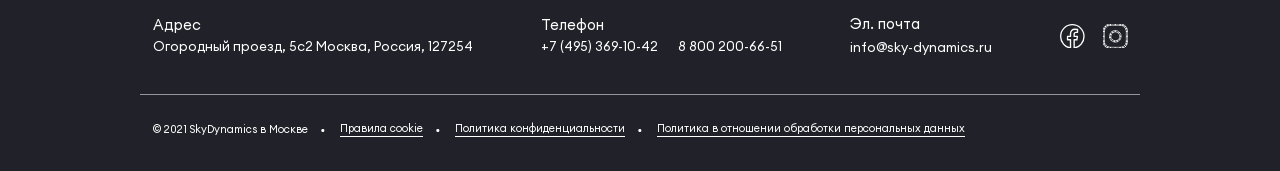
<file: cookie-policy.html>
<!DOCTYPE html>
<html lang="ru">

<head>
    <meta charset="utf-8">
    <meta name="viewport" content="width=device-width, initial-scale=1.0, shrink-to-fit=no">
    <meta name="description" content="another website">
    <link rel="icon" href="img/favicon.ico">
    <link rel="stylesheet" href="css/swiper-bundle.min.css">
    <link href="./css/style.css" rel="stylesheet">
    <title>title</title>
</head>

    <header class="header">
    <div class="container">
        <div class="header__inner">
            <a href="" class="header__burger-menu mobile"></a>

            <a href="" class="header__logo-wrap">
                <div class="header__logo-img">
                    <img src="./img/logo.png" alt="">
                </div>
                <div class="header__logo-name">
                    <div class="header__logo-name-top">SkyDynamics</div>
                    <div class="header__logo-name-down"> ИТ-аутсорсинг</div>
                </div>
            </a>

            <nav class="header__menu">
                <div class="header__mobile-header mobile">
                    <a href="" class="header__logo-wrap">
                        <div class="header__logo-img">
                            <img src="./img/logo.png" alt="">
                        </div>
                        <div class="header__logo-name">
                            <div class="header__logo-name-top">SkyDynamics</div>
                            <div class="header__logo-name-down"> ИТ-аутсорсинг</div>
                        </div>
                    </a>
                    <a class="header__tel mobile" href="tel: +74953691042">
                        <img src="./img/call-calling.svg" alt="">
                    </a>
                </div>
                <ul class="header__menu-list">
                    <li class="header__menu-item">
                        <div class="header__menu-link menu-item-open">
                            <a href="" class="">IT-аутсорсинг</a>
                            <svg width="10" height="6" viewBox="0 0 10 6" fill="none" xmlns="http://www.w3.org/2000/svg">
                                <path d="M9 1L5.70707 4.67453C5.31818 5.10849 4.68182 5.10849 4.29293 4.67453L1 1" stroke="" stroke-width="1.5"
                                      stroke-miterlimit="10" stroke-linecap="round" stroke-linejoin="round" />
                            </svg>
                        </div>
                        <ul class="header__menu-sub-list">
                            <li class="header__menu-sub-item">
                                <a class="header__menu-sub-link" href="">IT поддержка для среднего
                                    и малого бизнеса</a>
                            </li>
                            <li class="header__menu-sub-item">
                                <a class="header__menu-sub-link" href="">IT поддержка для крупных
                                    предприятий</a>
                            </li>
                        </ul>
                    </li>
                    <li class="header__menu-item  ">
                        <div class="header__menu-link menu-item-open">
                            <a href="" class="">IT услуги</a>
                            <svg width="10" height="6" viewBox="0 0 10 6" fill="none" xmlns="http://www.w3.org/2000/svg">
                                <path d="M9 1L5.70707 4.67453C5.31818 5.10849 4.68182 5.10849 4.29293 4.67453L1 1" stroke="" stroke-width="1.5"
                                      stroke-miterlimit="10" stroke-linecap="round" stroke-linejoin="round" />
                            </svg>
                        </div>
                        <ul class="header__menu-sub-list">
                            <li class="header__menu-sub-item">
                                <a class="header__menu-sub-link" href="">IT-аудит</a>
                            </li>
                            <li class="header__menu-sub-item">
                                <a class="header__menu-sub-link" href="">Разовый выезд IT специалиста</a>
                            </li>
                            <li class="header__menu-sub-item">
                                <a class="header__menu-sub-link" href="">IP телефония</a>
                            </li>
                            <li class="header__menu-sub-item">
                                <a class="header__menu-sub-link" href="">IT аутстаффинг</a>
                            </li>
                            <li class="header__menu-sub-item">
                                <a class="header__menu-sub-linkt" href="">IT переезд</a>
                            </li>
                            <li class="header__menu-sub-item">
                                <a class="header__menu-sub-link" href="">Система мониторинга IT инфраструктуры</a>
                            </li>
                            <li class="header__menu-sub-item">
                                <a class="header__menu-sub-link" href="">Ответственное хранение, зип</a>
                            </li>
                            <li class="header__menu-sub-item">
                                <a class="header__menu-sub-link" href="">Доставка по РФ
                                    и нисталляция</a>
                            </li>
                        </ul>
                    </li>

                    <li class="header__menu-item">
                        <div class="header__menu-link menu-item-open">
                            <a href="" class="">Облачные сервисы</a>
                            <svg width="10" height="6" viewBox="0 0 10 6" fill="none" xmlns="http://www.w3.org/2000/svg">
                                <path d="M9 1L5.70707 4.67453C5.31818 5.10849 4.68182 5.10849 4.29293 4.67453L1 1" stroke="" stroke-width="1.5"
                                      stroke-miterlimit="10" stroke-linecap="round" stroke-linejoin="round" />
                            </svg>
                        </div>
                        <ul class="header__menu-sub-list">
                            <li class="header__menu-sub-item">
                                <a class="header__menu-sub-link" href="">Аренда виртуального сервера (vds/vps)</a>
                            </li>
                            <li class="header__menu-sub-item">
                                <a class="header__menu-sub-link" href="">SAAS - сервисы
                                    под ключ</a>
                            </li>
                            <li class="header__menu-sub-item">
                                <a class="header__menu-sub-link" href="">DAAS - аренда удаленного рабочего места</a>
                            </li>
                            <li class="header__menu-sub-item">
                                <a class="header__menu-sub-link" href="">IAS - все ваше предприятие в облаке</a>
                            </li>
                            <li class="header__menu-sub-item">
                                <a class="header__menu-sub-link" href="">Аренда стоек в ЦОД (Colocstion)</a>
                            </li>
                            <li class="header__menu-sub-item">
                                <a class="header__menu-sub-link" href="">Внедрение/настройка виртуализации</a>
                            </li>
                        </ul>
                    </li>

                    <li class="header__menu-item ">
                        <div class="header__menu-link menu-item-open">
                            <a href="" class="">О нас</a>
                            <svg width="10" height="6" viewBox="0 0 10 6" fill="none" xmlns="http://www.w3.org/2000/svg">
                                <path d="M9 1L5.70707 4.67453C5.31818 5.10849 4.68182 5.10849 4.29293 4.67453L1 1" stroke="" stroke-width="1.5"
                                      stroke-miterlimit="10" stroke-linecap="round" stroke-linejoin="round" />
                            </svg>
                        </div>
                        <ul class="header__menu-sub-list">
                            <li class="header__menu-sub-item">
                                <a class="header__menu-sub-link" href="">Полезное</a>
                            </li>
                            <li class="header__menu-sub-item">
                                <a class="header__menu-sub-link" href="">Контакты</a>
                            </li>
                        </ul>
                    </li>
                    <li class="header__menu-item">
                        <a class="header__menu-link" href="">IT по подписке</a>
                    </li>
                    <li class="header__menu-item">
                        <a class="header__menu-link" href="">Партнерам</a>
                    </li>
                </ul>

                <div class="header__social-wrap mobile">
                    <a href="" class="header__social-link">
                        <img src="./img/icon2.svg" alt="">
                    </a>
                    <a href="" class="header__social-link">
                        <img src="./img/instagram.svg" alt="">
                    </a>
                </div>
            </nav>

            <div class="header__contacts">
                <div class="header__tel-wrap desctop">
                    <div class="header__tel-top-wrap">
                        <div class="header__tel-top-img">
                            <img src="./img/icon3.svg" alt="">
                        </div>
                        <a class="header__tel-link" href="tel: +74953691042">+7 (495) 369-10-42</a>
                    </div>
                    <a class="header__tel-down" href="tel: 88002006651">8 (800) 200-66-51</a>
                </div>
                <div class="header__social-wrap desctop">
                    <a href="" class="header__social-link">
                        <img src="./img/icon2.svg" alt="">
                    </a>
                    <a href="" class="header__social-link">
                        <img src="./img/icon.svg" alt="">
                    </a>
                </div>
                <a class="header__tel mobile" href="tel: +74953691042">
                    <img src="./img/call-calling.svg" alt="">
                </a>
            </div>
        </div>
    </div>
</header>

    <main>
        <section class="policy-intro">
            <div class="policy-intro__background">
                <img src="img/privacy-policy-bg3.jpeg" alt="">
            </div>
            <div class="container policy-intro__container">
                <div class="policy-intro__title">
                    Правила cookie
                </div>
            </div>
        </section>
        <section class="policy-text">
            <article class="container policy-text__container">
                <div class="policy-text__block">
                    <div class="policy-text__title">
                        Правила cookie
                    </div>
                    <div class="policy-text__sub-block">
                        <p>
                            Чтобы наш сайт функционировал оптимально, и чтобы все страницы отображались правильно, необходимо, чтобы ваш браузер допускал файлы cookies. Файлы-куки используются для того, чтобы сайт смог узнавать посетителя на основе его предыдущих посещений, или, чтобы дать посетителям доступ к различным функциям или услугам на сайте, а также для предоставления статистических данных владельцам сайта.
                            Если вы не хотите получать файлы cookies с нашего или других веб-сайтов, вы можете изменить настройки вашего браузера.
                        </p>
                    </div>
                    <div class="policy-text__sub-block">
                        <p>
                            Файл cookie — это небольшой текстовый файл, который веб-сайт сохраняет на вашем компьютере. Различные файлы-куки имеют своё предназначение. Например, файлы-куки используются для хранения пользовательских настроек для сайта. Файлы-куки могут также использоваться для ведения сайтом статистики посещений.
                        </p>
                    </div>
                    <div class="policy-text__sub-block">
                        <p>
                            В соответствии с Законом об электронной связи, все, кто посещает веб-сайт с куки-файлами, должны быть проинформированы о следующем:
                        </p>
                        <ol>
                            <li>
                                Что сайт содержит куки-файлы
                            </li>
                            <li>
                                Для чего используются эти куки-файлы
                            </li>
                            <li>
                                Как можно избежать загрузки куки-файлов
                            </li>
                        </ol>
                    </div>
                    <div class="policy-text__sub-block">
                        <p>
                            Имеется два типа файлов-куки: сессионные и постоянные. Сессионные файлы-куки сохраняются на вашем компьютере, но исчезают, как только вы покидаете сайт. Постоянные куки-файлы сохраняются на вашем компьютере до даты, когда файл-куки считается использованным.
                        </p>
                    </div>
                </div>
                <div class="policy-text__block">
                    <div class="policy-text__title">
                        Хотите получить дополнительную информацию?
                    </div>
                    <div class="policy-text__sub-block">
                        <p>
                            Хотите узнать больше о том, что такое файлы-куки и что делать, чтобы избежать их? Посетите сайт информационного агентства почты и телекоммуникаций
                            по адресу <a href="https://www.allaboutcookies.org" target="_blank" class="policy-text--blue policy-text--bold">www.allaboutcookies.org.</a>
                        </p>
                    </div>
                </div>
            </article>
        </section>
    </main>

    <footer class="footer">
    <div class="container">
        <div class="footer__inner">
            <div class="footer__nav-block">
                <div class="footer__logo-danger">
                    <a href="" class="footer__logo-wrap">
                        <div class="footer__logo-img">
                            <img src="./img/logo-white.png" alt="">
                        </div>
                        <div class="footer__logo-company-top">SkyDynamics</div>
                        <div class="footer__logo-company-down">ИТ-аутсорсинг</div>
                    </a>
                    <div class="footer__danger"><span>ВНИМАНИЕ!</span> Наш сайт
                        sky-dynamics.ru носит исключительно информационный характер
                        и&nbsp;не&nbsp;является публичной офертой,
                        определяемой положениями Статьи 437 ГК РФ.
                    </div>
                </div>

                <div class="footer__menu main-menu">
                    <ul class="footer__list">
                        <li class="footer__item">
                            <a class="footer__link" href="">О компании</a>
                        </li>
                        <li class="footer__item">
                            <a class="footer__link" href="">Полезное</a>
                        </li>
                        <li class="footer__item">
                            <a class="footer__link" href="">Контакты</a>
                        </li>
                        <li class="footer__item">
                            <a class="footer__link" href="">Партнерам</a>
                        </li>
                        <li class="footer__item">
                            <a class="footer__link" href="">IT по подписке</a>
                        </li>
                        <li class="footer__item">
                            <a class="footer__link" href="">IT поддержка для&nbsp;среднего и&nbsp;малого бизнеса</a>
                        </li>
                    </ul>
                </div>

                <div class="footer__menu support-menu">
                    <div class="footer__menu-title">IT поддержка для крупных предприятий</div>
                    <ul class="footer__list">
                        <li class="footer__item">
                            <a class="footer__link" href="">Сервис деск</a>
                        </li>
                        <li class="footer__item">
                            <a class="footer__link" href="">Диспетчеризация</a>
                        </li>
                        <li class="footer__item">
                            <a class="footer__link" href="">Удаленная поддержка пользователя</a>
                        </li>
                        <li class="footer__item">
                            <a class="footer__link" href="">ИТ-эксперты</a>
                        </li>
                        <li class="footer__item">
                            <a class="footer__link" href="">Разъездные инженеры</a>
                        </li>
                        <li class="footer__item">
                            <a class="footer__link" href="">Строгая отчетность</a>
                        </li>
                        <li class="footer__item">
                            <a class="footer__link" href="">Поддержка ккм</a>
                        </li>
                        <li class="footer__item">
                            <a class="footer__link" href="">Для ритейла</a>
                        </li>
                    </ul>
                </div>

                <div class="footer__menu service-menu">
                    <div class="footer__menu-title">IT услуги</div>
                    <ul class="footer__list">
                        <li class="footer__item">
                            <a class="footer__link" href="">IT-аудит</a>
                        </li>
                        <li class="footer__item">
                            <a class="footer__link" href="">Разовый выезд IT специалиста</a>
                        </li>
                        <li class="footer__item">
                            <a class="footer__link" href="">IP телефония</a>
                        </li>
                        <li class="footer__item">
                            <a class="footer__link" href="">IT аутстаффинг</a>
                        </li>
                        <li class="footer__item">
                            <a class="footer__link" href="">IT переезд</a>
                        </li>
                        <li class="footer__item">
                            <a class="footer__link" href="">Система мониторинга IT инфраструктуры</a>
                        </li>
                        <li class="footer__item">
                            <a class="footer__link" href="">Постпродажная поддержка</a>
                        </li>
                        <li class="footer__item">
                            <a class="footer__link" href="">Ответственное
                                хранение,&nbsp;зип</a>
                        </li>
                        <li class="footer__item">
                            <a class="footer__link" href="">Доставка по РФ
                                и&nbsp;инсталяция</a>
                        </li>
                    </ul>
                </div>

                <div class="footer__menu cloud-menu">
                    <div class="footer__menu-title">Облачные сервисы</div>
                    <ul class="footer__list">
                        <li class="footer__item">
                            <a class="footer__link" href="">Аренда виртуального сервера (vds/vps)</a>
                        </li>
                        <li class="footer__item">
                            <a class="footer__link" href="">SAAS – сервисы под ключ</a>
                        </li>
                        <li class="footer__item">
                            <a class="footer__link" href="">DAAS – аренда удаленного рабочего места</a>
                        </li>
                        <li class="footer__item">
                            <a class="footer__link" href="">IAS – все ваше предприятие в облаке</a>
                        </li>
                        <li class="footer__item">
                            <a class="footer__link" href="">Аренда стоек в ЦОД (Colocation)</a>
                        </li>
                        <li class="footer__item">
                            <a class="footer__link" href="">Внедрение/настройка виртуализации</a>
                        </li>
                    </ul>
                </div>
            </div>
            <div class="footer__contacts">
                <div class="footer__address-wrap">
                    <div class="footer__address-name">Адрес</div>
                    <div class="footer__address">Огородный проезд, 5с2 Москва, Россия, 127254</div>
                </div>
                <div class="footer__phone-wrap">
                    <div class="footer__phone-name">Телефон</div>
                    <div class="footer__phons">
                        <a href="" class="footer__phone">+7 (495) 369-10-42</a>
                        <a href="" class="footer__phone">8 800 200-66-51</a>
                    </div>
                </div>
                <div class="footer__email-wrap">
                    <div class="footer__email-name">Эл. почта</div>
                    <a href="" class="footer__email">info@sky-dynamics.ru</a>
                </div>
                <div class="footer__social-wrap">
                    <a class="footer__social" href="">
                        <svg width="37" height="37" viewBox="0 0 37 37" fill="none" xmlns="http://www.w3.org/2000/svg">
                            <path
                                    d="M36 18.6069C36 8.88289 28.165 1 18.5 1C8.83501 1 1 8.88289 1 18.6069C1 27.3949 7.39946 34.6791 15.7656 36V23.6965H11.3223V18.6069H15.7656V14.7279C15.7656 10.3152 18.3783 7.87771 22.3756 7.87771C24.2897 7.87771 26.293 8.2216 26.293 8.2216V12.5546H24.0863C21.9125 12.5546 21.2344 13.9119 21.2344 15.3056V18.6069H26.0879L25.312 23.6965H21.2344V36C29.6005 34.6791 36 27.3949 36 18.6069Z"
                                    stroke="" stroke-width="2" stroke-linejoin="round" />
                        </svg>
                    </a>
                    <a class="footer__social" href="">
                        <svg width="37" height="37" viewBox="0 0 37 37" fill="none" xmlns="http://www.w3.org/2000/svg">
                            <path
                                    d="M11.29 1.105L11.3097 2.10481L11.328 2.10445L11.3462 2.10342L11.29 1.105ZM25.71 1.105L25.6538 2.10342L25.672 2.10445L25.6903 2.10481L25.71 1.105ZM29.9683 1.92167L29.6168 2.85784L29.6182 2.85837L29.9683 1.92167ZM33.06 3.94L32.3433 4.63742L32.3528 4.64717L32.3626 4.65666L33.06 3.94ZM35.0783 7.03167L34.1416 7.3818L34.1422 7.38322L35.0783 7.03167ZM35.895 11.29L34.8952 11.3097L34.8955 11.328L34.8966 11.3462L35.895 11.29ZM35.895 25.71L34.8966 25.6538L34.8955 25.672L34.8952 25.6903L35.895 25.71ZM35.0783 29.9683L36.0102 30.3313L36.0145 30.3199L35.0783 29.9683ZM33.0598 33.0598L33.7669 33.7669L33.7669 33.7669L33.0598 33.0598ZM29.9683 35.0783L30.3199 36.0146L30.3313 36.0101L29.9683 35.0783ZM25.71 35.895L25.6903 34.8952L25.672 34.8955L25.6538 34.8966L25.71 35.895ZM11.29 35.895L11.3337 34.896L11.3217 34.8954L11.3097 34.8952L11.29 35.895ZM7.03167 35.0783L7.38322 34.1422L7.3818 34.1416L7.03167 35.0783ZM3.94 33.06L4.65666 32.3626L4.64717 32.3528L4.63742 32.3433L3.94 33.06ZM1.92167 29.9683L2.85837 29.6182L2.85784 29.6168L1.92167 29.9683ZM1.105 25.71L2.10481 25.6903L2.10445 25.672L2.10342 25.6538L1.105 25.71ZM1.105 11.29L2.10342 11.3462L2.10445 11.328L2.10481 11.3097L1.105 11.29ZM1.92167 7.03167L2.85784 7.38322L2.85837 7.3818L1.92167 7.03167ZM3.94 3.94L4.63742 4.65666L4.64717 4.64717L4.65666 4.63742L3.94 3.94ZM7.03167 1.92167L7.3818 2.85837L7.38322 2.85784L7.03167 1.92167ZM14.2221 12.0977L14.7777 12.9292L14.2221 12.0977ZM23.9447 13.0553L24.6518 12.3482H24.6518L23.9447 13.0553ZM21.4467 25.6139L21.064 24.69H21.064L21.4467 25.6139ZM16.9978 26.052L17.1929 25.0713L16.9978 26.052ZM10.948 20.0022L9.96717 20.1973L10.948 20.0022ZM11.3861 15.5533L12.31 15.936V15.936L11.3861 15.5533ZM18.5 0C13.7576 0 13.1336 -0.000284791 11.2338 0.106578L11.3462 2.10342C13.1797 2.00028 13.7458 2 18.5 2V0ZM25.7662 0.106578C23.8664 -0.000284791 23.2424 0 18.5 0V2C23.2542 2 23.8203 2.00028 25.6538 2.10342L25.7662 0.106578ZM30.3199 0.985498C28.8508 0.433841 27.2986 0.136159 25.7297 0.105195L25.6903 2.10481C27.0323 2.13129 28.3601 2.38594 29.6168 2.85784L30.3199 0.985498ZM33.7767 3.24258C32.8048 2.2439 31.6238 1.47289 30.3185 0.984968L29.6182 2.85837C30.6468 3.24286 31.5775 3.85043 32.3433 4.63742L33.7767 3.24258ZM36.015 6.68153C35.5271 5.37622 34.7561 4.1952 33.7574 3.22334L32.3626 4.65666C33.1496 5.42252 33.7571 6.35319 34.1416 7.3818L36.015 6.68153ZM36.8948 11.2703C36.8638 9.70136 36.5662 8.14916 36.0145 6.68012L34.1422 7.38322C34.6141 8.63987 34.8687 9.96766 34.8952 11.3097L36.8948 11.2703ZM37 18.5C37 13.7576 37.0003 13.1336 36.8934 11.2338L34.8966 11.3462C34.9997 13.1797 35 13.7458 35 18.5H37ZM36.8934 25.7662C37.0003 23.8664 37 23.2424 37 18.5H35C35 23.2542 34.9997 23.8203 34.8966 25.6538L36.8934 25.7662ZM36.0145 30.3199C36.5662 28.8508 36.8638 27.2986 36.8948 25.7297L34.8952 25.6903C34.8687 27.0323 34.6141 28.3601 34.1422 29.6168L36.0145 30.3199ZM33.7669 33.7669C34.7445 32.7894 35.5083 31.6195 36.0101 30.3313L34.1465 29.6054C33.7453 30.6355 33.1344 31.571 32.3527 32.3527L33.7669 33.7669ZM30.3313 36.0101C31.6195 35.5083 32.7894 34.7445 33.7669 33.7669L32.3527 32.3527C31.571 33.1344 30.6355 33.7453 29.6054 34.1465L30.3313 36.0101ZM25.7297 36.8948C27.2986 36.8638 28.8508 36.5662 30.3199 36.0145L29.6168 34.1422C28.3601 34.6141 27.0323 34.8687 25.6903 34.8952L25.7297 36.8948ZM18.5 37C23.2424 37 23.8664 37.0003 25.7662 36.8934L25.6538 34.8966C23.8203 34.9997 23.2542 35 18.5 35V37ZM11.2463 36.894C13.1338 36.9766 13.7452 37 18.5 37V35C13.7581 35 13.1795 34.9767 11.3337 34.896L11.2463 36.894ZM6.68012 36.0145C8.14916 36.5662 9.70136 36.8638 11.2703 36.8948L11.3097 34.8952C9.96766 34.8687 8.63987 34.6141 7.38322 34.1422L6.68012 36.0145ZM3.22334 33.7574C4.1952 34.7561 5.37622 35.5271 6.68153 36.015L7.3818 34.1416C6.35319 33.7571 5.42252 33.1496 4.65666 32.3626L3.22334 33.7574ZM0.984968 30.3185C1.47289 31.6238 2.2439 32.8048 3.24258 33.7767L4.63742 32.3433C3.85043 31.5775 3.24286 30.6468 2.85837 29.6182L0.984968 30.3185ZM0.105195 25.7297C0.136159 27.2986 0.433841 28.8508 0.985498 30.3199L2.85784 29.6168C2.38594 28.3601 2.13129 27.0323 2.10481 25.6903L0.105195 25.7297ZM0 18.5C0 23.2424 -0.000284791 23.8664 0.106578 25.7662L2.10342 25.6538C2.00028 23.8203 2 23.2542 2 18.5H0ZM0.106578 11.2338C-0.000284791 13.1336 0 13.7576 0 18.5H2C2 13.7458 2.00028 13.1797 2.10342 11.3462L0.106578 11.2338ZM0.985498 6.68012C0.433841 8.14916 0.136159 9.70136 0.105195 11.2703L2.10481 11.3097C2.13129 9.96766 2.38594 8.63987 2.85784 7.38322L0.985498 6.68012ZM3.24258 3.22334C2.2439 4.1952 1.47289 5.37622 0.984968 6.68153L2.85837 7.3818C3.24286 6.35319 3.85043 5.42252 4.63742 4.65666L3.24258 3.22334ZM6.68153 0.984968C5.37622 1.47289 4.1952 2.2439 3.22334 3.24258L4.65666 4.63742C5.42252 3.85043 6.35319 3.24286 7.3818 2.85837L6.68153 0.984968ZM11.2703 0.105195C9.70136 0.136159 8.14916 0.433841 6.68012 0.985498L7.38322 2.85784C8.63987 2.38594 9.96766 2.13129 11.3097 2.10481L11.2703 0.105195ZM18.5 9.8C16.7793 9.8 15.0972 10.3102 13.6665 11.2662L14.7777 12.9292C15.8795 12.1929 17.1749 11.8 18.5 11.8V9.8ZM24.6518 12.3482C23.0203 10.7166 20.8074 9.8 18.5 9.8V11.8C20.277 11.8 21.9811 12.5059 23.2376 13.7624L24.6518 12.3482ZM27.2 18.5C27.2 16.1926 26.2834 13.9797 24.6518 12.3482L23.2376 13.7624C24.4941 15.0189 25.2 16.723 25.2 18.5H27.2ZM25.7338 23.3335C26.6898 21.9028 27.2 20.2207 27.2 18.5H25.2C25.2 19.8251 24.8071 21.1205 24.0708 22.2223L25.7338 23.3335ZM21.8293 26.5377C23.4191 25.8793 24.7778 24.7642 25.7338 23.3335L24.0708 22.2223C23.3346 23.3241 22.2882 24.1829 21.064 24.69L21.8293 26.5377ZM16.8027 27.0328C18.4903 27.3685 20.2396 27.1962 21.8293 26.5377L21.064 24.69C19.8397 25.1971 18.4926 25.3298 17.1929 25.0713L16.8027 27.0328ZM12.3482 24.6518C13.5649 25.8685 15.1151 26.6971 16.8027 27.0328L17.1929 25.0713C15.8932 24.8127 14.6994 24.1746 13.7624 23.2376L12.3482 24.6518ZM9.96717 20.1973C10.3029 21.8849 11.1315 23.4351 12.3482 24.6518L13.7624 23.2376C12.8254 22.3006 12.1873 21.1068 11.9287 19.8071L9.96717 20.1973ZM10.4623 15.1707C9.80377 16.7604 9.63148 18.5096 9.96717 20.1973L11.9287 19.8071C11.6702 18.5074 11.8029 17.1603 12.31 15.936L10.4623 15.1707ZM13.6665 11.2662C12.2358 12.2222 11.1207 13.5809 10.4623 15.1707L12.31 15.936C12.8171 14.7118 13.6759 13.6654 14.7777 12.9292L13.6665 11.2662Z"
                                    fill="" />
                        </svg>
                    </a>
                </div>
            </div>
            <div class="footer__bottom">
                <div class="footer__small">© 2021 SkyDynamics в Москве</div>
                <a href="" class="footer__small">Правила cookie</a>
                <a href="" class="footer__small">Политика конфиденциальности</a>
                <a href="" class="footer__small">Политика в отношении обработки персональных данных</a>
            </div>
        </div>
    </div>
</footer>

<script defer src="js/swiper-bundle.min.js"></script>
<script defer src="js/jquery-3.5.1.min.js"></script>
<script defer src="js/main.js"></script>
<body>

</body>
</html>
</file>
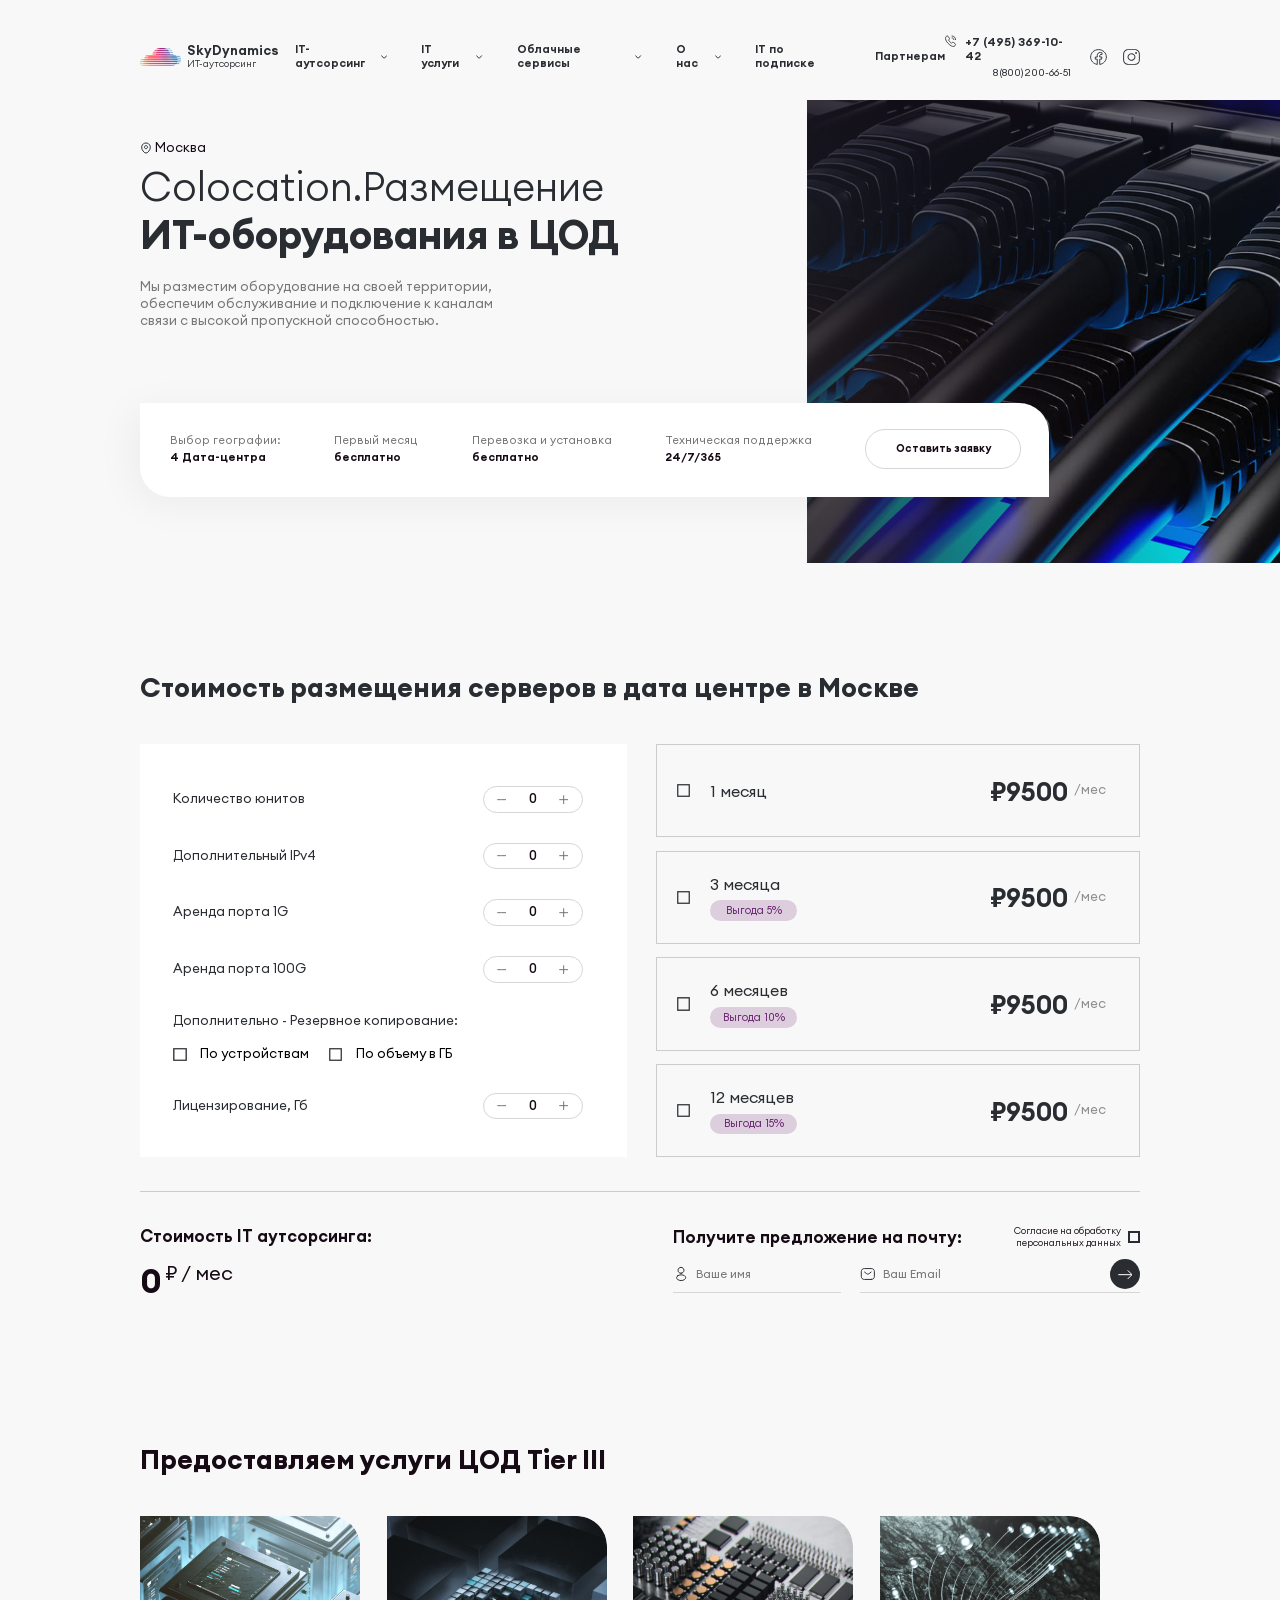
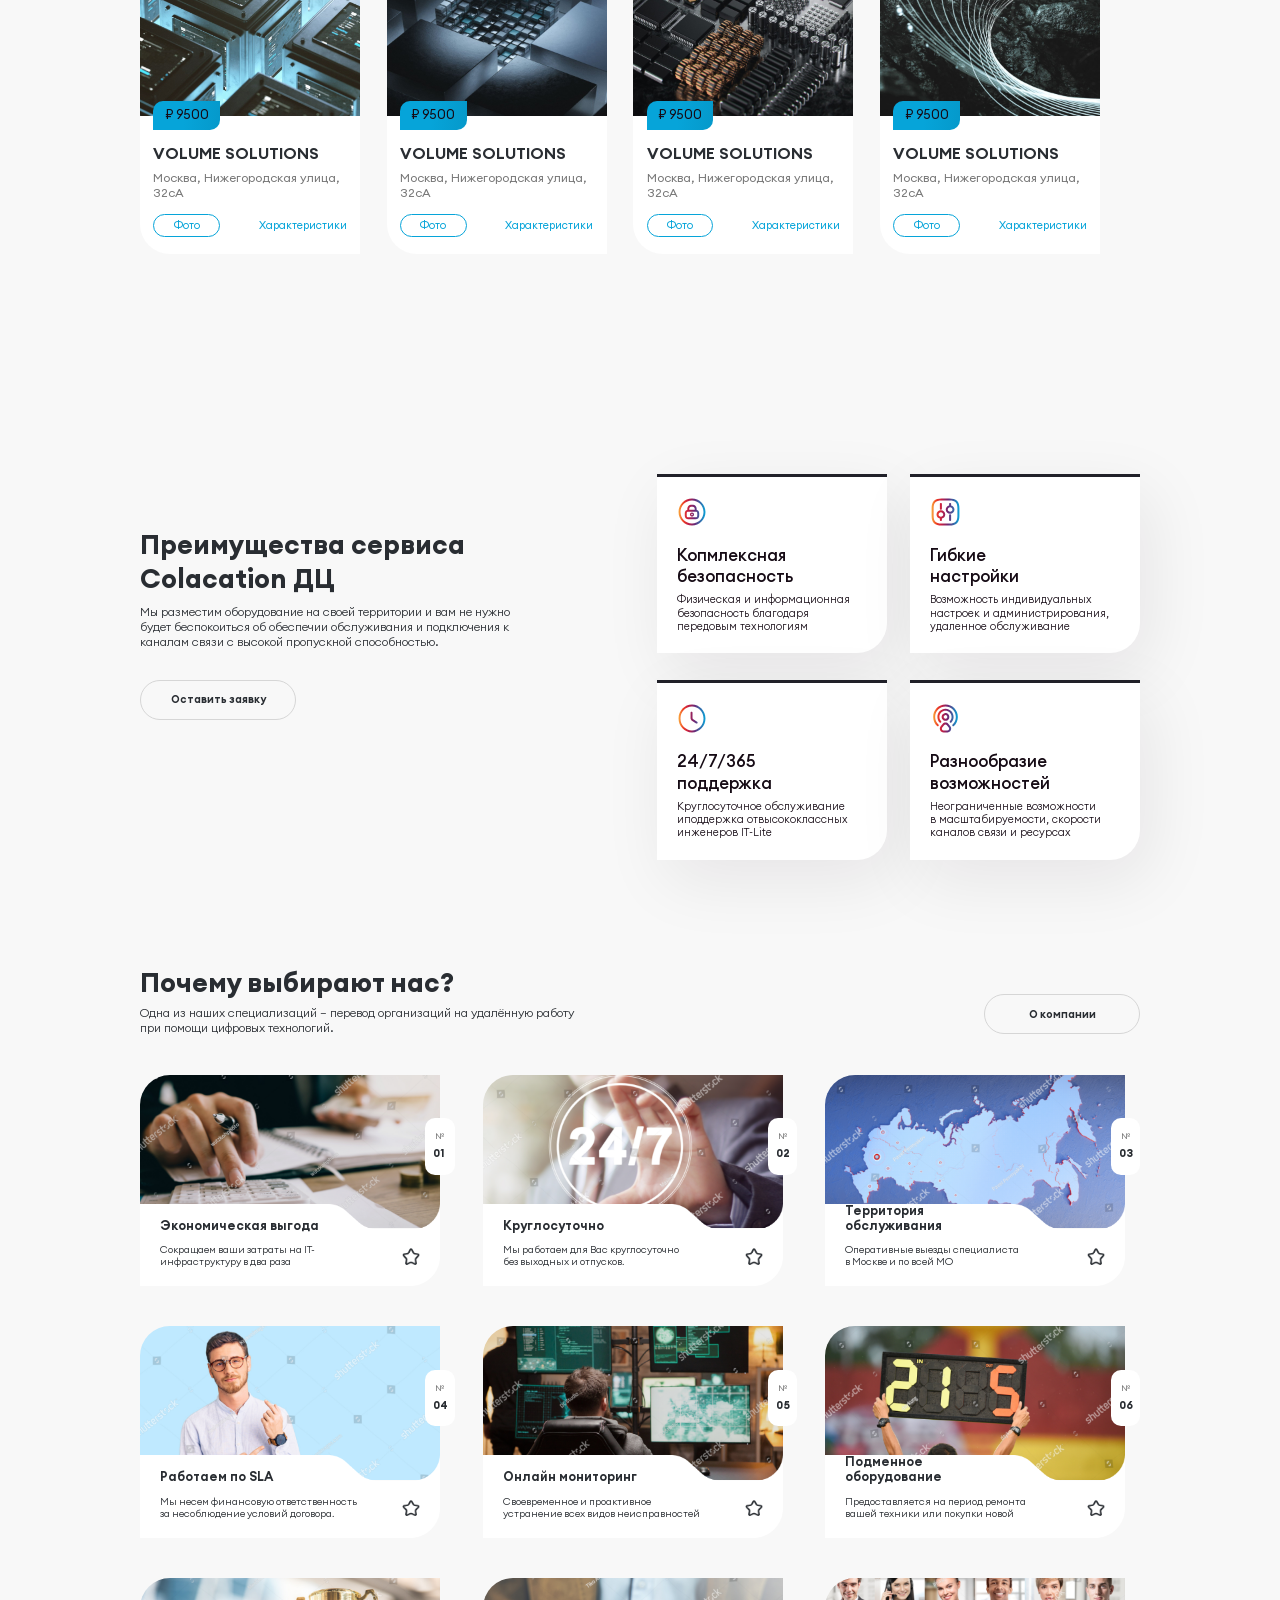
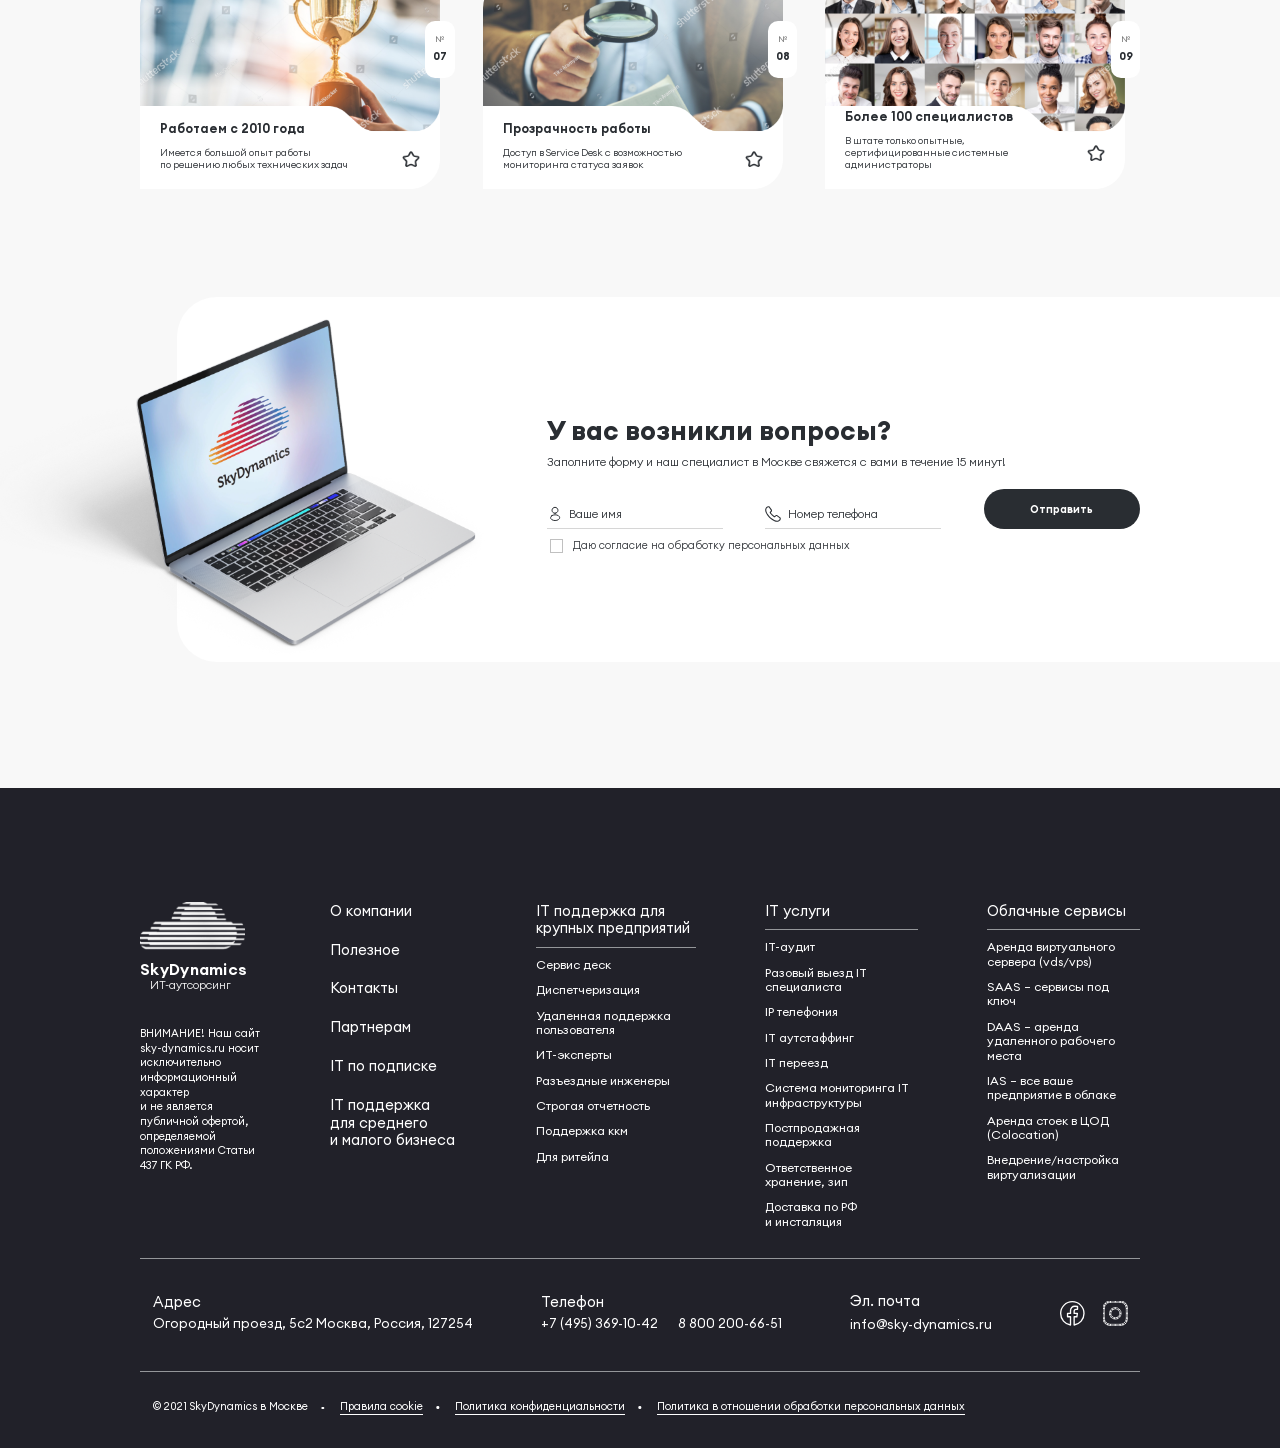
<file: data-rental.html>
<!DOCTYPE html>
<html lang="ru">

<head>
    <meta charset="utf-8">
    <meta name="viewport" content="width=device-width, initial-scale=1.0, shrink-to-fit=no">
    <meta name="description" content="another website">
    <link rel="icon" href="img/favicon.ico">
    <link rel="stylesheet" href="css/swiper-bundle.min.css">
    <link href="./css/style.css" rel="stylesheet">
    <title>title</title>
</head>
<body>

    <header class="header header--dark">
    <div class="container">
        <div class="header__inner">
            <a href="" class="header__burger-menu mobile"></a>

            <a href="" class="header__logo-wrap">
                <div class="header__logo-img">
                    <img src="./img/logo.png" alt="">
                </div>
                <div class="header__logo-name">
                    <div class="header__logo-name-top">SkyDynamics</div>
                    <div class="header__logo-name-down"> ИТ-аутсорсинг</div>
                </div>
            </a>

            <nav class="header__menu">
                <div class="header__mobile-header mobile">
                    <a href="" class="header__logo-wrap">
                        <div class="header__logo-img">
                            <img src="./img/logo.png" alt="">
                        </div>
                        <div class="header__logo-name">
                            <div class="header__logo-name-top">SkyDynamics</div>
                            <div class="header__logo-name-down"> ИТ-аутсорсинг</div>
                        </div>
                    </a>
                    <a class="header__tel mobile" href="tel: +74953691042">
                        <img src="./img/call-calling.svg" alt="">
                    </a>
                </div>
                <ul class="header__menu-list">
                    <li class="header__menu-item">
                        <div class="header__menu-link menu-item-open">
                            <a href="" class="">IT-аутсорсинг</a>
                            <svg width="10" height="6" viewBox="0 0 10 6" fill="none" xmlns="http://www.w3.org/2000/svg">
                                <path d="M9 1L5.70707 4.67453C5.31818 5.10849 4.68182 5.10849 4.29293 4.67453L1 1" stroke="" stroke-width="1.5"
                                      stroke-miterlimit="10" stroke-linecap="round" stroke-linejoin="round" />
                            </svg>
                        </div>
                        <ul class="header__menu-sub-list">
                            <li class="header__menu-sub-item">
                                <a class="header__menu-sub-link" href="">IT поддержка для среднего
                                    и малого бизнеса</a>
                            </li>
                            <li class="header__menu-sub-item">
                                <a class="header__menu-sub-link" href="">IT поддержка для крупных
                                    предприятий</a>
                            </li>
                        </ul>
                    </li>
                    <li class="header__menu-item  ">
                        <div class="header__menu-link menu-item-open">
                            <a href="" class="">IT услуги</a>
                            <svg width="10" height="6" viewBox="0 0 10 6" fill="none" xmlns="http://www.w3.org/2000/svg">
                                <path d="M9 1L5.70707 4.67453C5.31818 5.10849 4.68182 5.10849 4.29293 4.67453L1 1" stroke="" stroke-width="1.5"
                                      stroke-miterlimit="10" stroke-linecap="round" stroke-linejoin="round" />
                            </svg>
                        </div>
                        <ul class="header__menu-sub-list">
                            <li class="header__menu-sub-item">
                                <a class="header__menu-sub-link" href="">IT-аудит</a>
                            </li>
                            <li class="header__menu-sub-item">
                                <a class="header__menu-sub-link" href="">Разовый выезд IT специалиста</a>
                            </li>
                            <li class="header__menu-sub-item">
                                <a class="header__menu-sub-link" href="">IP телефония</a>
                            </li>
                            <li class="header__menu-sub-item">
                                <a class="header__menu-sub-link" href="">IT аутстаффинг</a>
                            </li>
                            <li class="header__menu-sub-item">
                                <a class="header__menu-sub-linkt" href="">IT переезд</a>
                            </li>
                            <li class="header__menu-sub-item">
                                <a class="header__menu-sub-link" href="">Система мониторинга IT инфраструктуры</a>
                            </li>
                            <li class="header__menu-sub-item">
                                <a class="header__menu-sub-link" href="">Ответственное хранение, зип</a>
                            </li>
                            <li class="header__menu-sub-item">
                                <a class="header__menu-sub-link" href="">Доставка по РФ
                                    и нисталляция</a>
                            </li>
                        </ul>
                    </li>

                    <li class="header__menu-item">
                        <div class="header__menu-link menu-item-open">
                            <a href="" class="">Облачные сервисы</a>
                            <svg width="10" height="6" viewBox="0 0 10 6" fill="none" xmlns="http://www.w3.org/2000/svg">
                                <path d="M9 1L5.70707 4.67453C5.31818 5.10849 4.68182 5.10849 4.29293 4.67453L1 1" stroke="" stroke-width="1.5"
                                      stroke-miterlimit="10" stroke-linecap="round" stroke-linejoin="round" />
                            </svg>
                        </div>
                        <ul class="header__menu-sub-list">
                            <li class="header__menu-sub-item">
                                <a class="header__menu-sub-link" href="">Аренда виртуального сервера (vds/vps)</a>
                            </li>
                            <li class="header__menu-sub-item">
                                <a class="header__menu-sub-link" href="">SAAS - сервисы
                                    под ключ</a>
                            </li>
                            <li class="header__menu-sub-item">
                                <a class="header__menu-sub-link" href="">DAAS - аренда удаленного рабочего места</a>
                            </li>
                            <li class="header__menu-sub-item">
                                <a class="header__menu-sub-link" href="">IAS - все ваше предприятие в облаке</a>
                            </li>
                            <li class="header__menu-sub-item">
                                <a class="header__menu-sub-link" href="">Аренда стоек в ЦОД (Colocstion)</a>
                            </li>
                            <li class="header__menu-sub-item">
                                <a class="header__menu-sub-link" href="">Внедрение/настройка виртуализации</a>
                            </li>
                        </ul>
                    </li>

                    <li class="header__menu-item ">
                        <div class="header__menu-link menu-item-open">
                            <a href="" class="">О нас</a>
                            <svg width="10" height="6" viewBox="0 0 10 6" fill="none" xmlns="http://www.w3.org/2000/svg">
                                <path d="M9 1L5.70707 4.67453C5.31818 5.10849 4.68182 5.10849 4.29293 4.67453L1 1" stroke="" stroke-width="1.5"
                                      stroke-miterlimit="10" stroke-linecap="round" stroke-linejoin="round" />
                            </svg>
                        </div>
                        <ul class="header__menu-sub-list">
                            <li class="header__menu-sub-item">
                                <a class="header__menu-sub-link" href="">Полезное</a>
                            </li>
                            <li class="header__menu-sub-item">
                                <a class="header__menu-sub-link" href="">Контакты</a>
                            </li>
                        </ul>
                    </li>
                    <li class="header__menu-item">
                        <a class="header__menu-link" href="">IT по подписке</a>
                    </li>
                    <li class="header__menu-item">
                        <a class="header__menu-link" href="">Партнерам</a>
                    </li>
                </ul>

                <div class="header__social-wrap mobile">
                    <a href="" class="header__social-link">
                        <img src="./img/icon2.svg" alt="">
                    </a>
                    <a href="" class="header__social-link">
                        <img src="./img/instagram.svg" alt="">
                    </a>
                </div>
            </nav>

            <div class="header__contacts">
                <div class="header__tel-wrap desctop">
                    <div class="header__tel-top-wrap">
                        <div class="header__tel-top-img">
                            <img src="./img/call-calling-dark.svg" alt="">
                        </div>
                        <a class="header__tel-link" href="tel: +74953691042">+7 (495) 369-10-42</a>
                    </div>
                    <a class="header__tel-down" href="tel: 88002006651">8 (800) 200-66-51</a>
                </div>
                <div class="header__social-wrap desctop">
                    <a href="" class="header__social-link">
                        <img src="./img/fb-dark.svg" alt="">
                    </a>
                    <a href="" class="header__social-link">
                        <img src="./img/inst-dark.svg" alt="">
                    </a>
                </div>
                <a class="header__tel mobile" href="tel: +74953691042">
                    <img src="./img/call-calling-dark.svg" alt="">
                </a>
            </div>
        </div>
    </div>
</header>

    <main>
        <section class="rent-intro partners-intro">
            <div class="container">
                <div class="rent-intro__image-bg-block partners-intro__image-bg-block">
                    <img src="img/rent-image1.jpeg" alt="">
                </div>
                <div class="rent-intro__location-tag">
                    <svg viewBox="0 0 18 18" fill="none" xmlns="http://www.w3.org/2000/svg">
                        <path d="M8.99991 10.0726C10.2923 10.0726 11.3399 9.02492 11.3399 7.73258C11.3399 6.44023 10.2923 5.39258 8.99991 5.39258C7.70757 5.39258 6.65991 6.44023 6.65991 7.73258C6.65991 9.02492 7.70757 10.0726 8.99991 10.0726Z" stroke-width="1.5"/><path d="M2.71503 6.3675C4.19253 -0.127498 13.815 -0.119998 15.285 6.375C16.1475 10.185 13.7775 13.41 11.7 15.405C10.1925 16.86 7.80753 16.86 6.29253 15.405C4.22253 13.41 1.85253 10.1775 2.71503 6.3675Z" stroke-width="1.5"/>
                    </svg>
                    <span>Москва</span>
                </div>
                <div class="rent-intro__title partners-intro__title">
                    Colocation.Размещение
                    <b>ИТ-оборудования в ЦОД</b>
                </div>
                <p class="rent-intro__description partners-intro__description">
                    Мы разместим оборудование на своей территории,
                    обеспечим обслуживание и подключение к каналам
                    связи с высокой пропускной способностью.
                </p>
                <div class="rent-intro__info-block partners-intro__info-block">
                    <div class="rent-intro__info-item partners-intro__info-item">
                        <div class="rent-intro__item-text-block partners-intro__item-text-block">
                            <p class="rent-intro__item-title">Выбор географии:</p>
                            <p class="rent-intro__item-description">4 Дата-центра</p>
                        </div>
                    </div>
                    <div class="rent-intro__info-item partners-intro__info-item">
                        <div class="rent-intro__item-text-block partners-intro__item-text-block">
                            <p class="rent-intro__item-title">Первый месяц</p>
                            <p class="rent-intro__item-description">бесплатно</p>
                        </div>
                    </div>
                    <div class="rent-intro__info-item partners-intro__info-item">
                        <div class="rent-intro__item-text-block partners-intro__item-text-block">
                            <p class="rent-intro__item-title">Перевозка и установка</p>
                            <p class="rent-intro__item-description">бесплатно</p>
                        </div>
                    </div>
                    <div class="rent-intro__info-item partners-intro__info-item">
                        <div class="rent-intro__item-text-block partners-intro__item-text-block">
                            <p class="rent-intro__item-title">Техническая поддержка</p>
                            <p class="rent-intro__item-description">24/7/365</p>
                        </div>
                    </div>
                    <a href="#" class="partners-intro__button-link">Оставить заявку</a>
                </div>
            </div>
        </section>
        <section class="rent-calculate">
            <div class="container">
                <div class="rent-calculate__title">
                    Cтоимость размещения серверов в дата центре в Москве
                </div>
                <form class="rent-calculate__form">
                    <div class="rent-calculate__calculate">
                        <ul class="rent-calculate__input-block">
                            <li class="rent-calculate__input-item">
                                <div class="rent-calculate__input-name">
                                    Количество юнитов
                                </div>
                                <label class="rent-calculate__calc-counter">
                                    <svg class="rent-calculate__minus-icon" viewBox="0 0 14 2" fill="none" xmlns="http://www.w3.org/2000/svg">
                                        <path d="M1 1H7H13" stroke-width="1.5" stroke-linecap="round" stroke-linejoin="round"/>
                                    </svg>
                                    <input type="number" class="rent-calculate__quantity" readonly value="0" id="rent-service1" price="500">
                                    <svg class="rent-calculate__plus-icon" viewBox="0 0 14 14" fill="none" xmlns="http://www.w3.org/2000/svg">
                                        <path d="M1 7H7M13 7H7M7 7V1M7 7V13" stroke-width="1.5" stroke-linecap="round" stroke-linejoin="round"/>
                                    </svg>
                                </label>
                            </li>
                            <li class="rent-calculate__input-item">
                                <div class="rent-calculate__input-name">
                                    Дополнительный IPv4
                                </div>
                                <label class="rent-calculate__calc-counter">
                                    <svg class="rent-calculate__minus-icon" viewBox="0 0 14 2" fill="none" xmlns="http://www.w3.org/2000/svg">
                                        <path d="M1 1H7H13" stroke-width="1.5" stroke-linecap="round" stroke-linejoin="round"/>
                                    </svg>
                                    <input type="number" class="rent-calculate__quantity" readonly value="0" id="rent-service2" price="500">
                                    <svg class="rent-calculate__plus-icon" viewBox="0 0 14 14" fill="none" xmlns="http://www.w3.org/2000/svg">
                                        <path d="M1 7H7M13 7H7M7 7V1M7 7V13" stroke-width="1.5" stroke-linecap="round" stroke-linejoin="round"/>
                                    </svg>
                                </label>
                            </li>
                            <li class="rent-calculate__input-item">
                                <div class="rent-calculate__input-name">
                                    Аренда порта 1G
                                </div>
                                <label class="rent-calculate__calc-counter">
                                    <svg class="rent-calculate__minus-icon" viewBox="0 0 14 2" fill="none" xmlns="http://www.w3.org/2000/svg">
                                        <path d="M1 1H7H13" stroke-width="1.5" stroke-linecap="round" stroke-linejoin="round"/>
                                    </svg>
                                    <input type="number" class="rent-calculate__quantity" readonly value="0" id="rent-service3" price="500">
                                    <svg class="rent-calculate__plus-icon" viewBox="0 0 14 14" fill="none" xmlns="http://www.w3.org/2000/svg">
                                        <path d="M1 7H7M13 7H7M7 7V1M7 7V13" stroke-width="1.5" stroke-linecap="round" stroke-linejoin="round"/>
                                    </svg>
                                </label>
                            </li>
                            <li class="rent-calculate__input-item">
                                <div class="rent-calculate__input-name">
                                    Аренда порта 100G
                                </div>
                                <label class="rent-calculate__calc-counter">
                                    <svg class="rent-calculate__minus-icon" viewBox="0 0 14 2" fill="none" xmlns="http://www.w3.org/2000/svg">
                                        <path d="M1 1H7H13" stroke-width="1.5" stroke-linecap="round" stroke-linejoin="round"/>
                                    </svg>
                                    <input type="number" class="rent-calculate__quantity" readonly value="0" id="rent-service4" price="500">
                                    <svg class="rent-calculate__plus-icon" viewBox="0 0 14 14" fill="none" xmlns="http://www.w3.org/2000/svg">
                                        <path d="M1 7H7M13 7H7M7 7V1M7 7V13" stroke-width="1.5" stroke-linecap="round" stroke-linejoin="round"/>
                                    </svg>
                                </label>
                            </li>
                            <li class="rent-calculate__input-item rent-calculate__input-item--radio">
                                <div class="rent-calculate__input-name">
                                    Дополнительно - Резервное копирование:
                                </div>
                                <div class="rent-calculate__input-radio-block">
                                    <label class="calculate__calc-price">
                                        <div class="calculate__calc-checkbox">
                                            <img src="img/calc-checkbox-false.svg" alt="">
                                            <img src="img/calc-checkbox-true.svg" alt="">
                                        </div>
                                        <input class="rent-calculate__input-radio" type="radio" name="rent-backup" price="1000">
                                        <span>По устройствам</span>
                                    </label>
                                    <label class="calculate__calc-price">
                                        <div class="calculate__calc-checkbox">
                                            <img src="img/calc-checkbox-false.svg" alt="">
                                            <img src="img/calc-checkbox-true.svg" alt="">
                                        </div>
                                        <input class="rent-calculate__input-radio" type="radio" name="rent-backup" price="500">
                                        <span>По объему в ГБ</span>
                                    </label>
                                </div>
                            </li>
                            <li class="rent-calculate__input-item">
                                <div class="rent-calculate__input-name">
                                    Лицензирование, Гб
                                </div>
                                <label class="rent-calculate__calc-counter">
                                    <svg class="rent-calculate__minus-icon" viewBox="0 0 14 2" fill="none" xmlns="http://www.w3.org/2000/svg">
                                        <path d="M1 1H7H13" stroke-width="1.5" stroke-linecap="round" stroke-linejoin="round"/>
                                    </svg>
                                    <input type="number" class="rent-calculate__quantity" readonly value="0" id="rent-service5" price="500">
                                    <svg class="rent-calculate__plus-icon" viewBox="0 0 14 14" fill="none" xmlns="http://www.w3.org/2000/svg">
                                        <path d="M1 7H7M13 7H7M7 7V1M7 7V13" stroke-width="1.5" stroke-linecap="round" stroke-linejoin="round"/>
                                    </svg>
                                </label>
                            </li>
                        </ul>
                        <div class="rent-calculate__offers-block">
                            <label class="rent-calculate__offer-item calculate__calc-price">
                                <div class="calculate__calc-checkbox">
                                    <img src="img/calc-checkbox-false.svg" alt="">
                                    <img src="img/rent-calc-checkbox-true.svg" alt="">
                                </div>
                                <input class="rent-calculate__offer-input" type="radio" name="rent-offer">
                                <div class="rent-calculate__offer-name">
                                    <div>1 месяц</div>
                                </div>
                                <div class="rent-calculate__price-block" discount="0">
                                    <span class="rent-calculate__price">₽9500</span>
                                    <span class="rent-calculate__price-text">/мес</span>
                                </div>
                            </label>
                            <label class="rent-calculate__offer-item calculate__calc-price">
                                <div class="calculate__calc-checkbox">
                                    <img src="img/calc-checkbox-false.svg" alt="">
                                    <img src="img/rent-calc-checkbox-true.svg" alt="">
                                </div>
                                <input class="rent-calculate__offer-input" type="radio" name="rent-offer">
                                <div class="rent-calculate__offer-name">
                                    <div>3 месяца</div>
                                    <div class="rent-calculate__offer-name-action">
                                        Выгода 5%
                                    </div>
                                </div>
                                <div class="rent-calculate__price-block" discount="5">
                                    <span class="rent-calculate__price">₽9500</span>
                                    <span class="rent-calculate__price-text">/мес</span>
                                </div>
                            </label>
                            <label class="rent-calculate__offer-item calculate__calc-price">
                                <div class="calculate__calc-checkbox">
                                    <img src="img/calc-checkbox-false.svg" alt="">
                                    <img src="img/rent-calc-checkbox-true.svg" alt="">
                                </div>
                                <input class="rent-calculate__offer-input" type="radio" name="rent-offer">
                                <div class="rent-calculate__offer-name">
                                    <div>6 месяцев</div>
                                    <div class="rent-calculate__offer-name-action">
                                        Выгода 10%
                                    </div>
                                </div>
                                <div class="rent-calculate__price-block" discount="10">
                                    <span class="rent-calculate__price">₽9500</span>
                                    <span class="rent-calculate__price-text">/мес</span>
                                </div>
                            </label>
                            <label class="rent-calculate__offer-item calculate__calc-price">
                                <div class="calculate__calc-checkbox">
                                    <img src="img/calc-checkbox-false.svg" alt="">
                                    <img src="img/rent-calc-checkbox-true.svg" alt="">
                                </div>
                                <input class="rent-calculate__offer-input" type="radio" name="rent-offer">
                                <div class="rent-calculate__offer-name">
                                    <div>12 месяцев</div>
                                    <div class="rent-calculate__offer-name-action">
                                        Выгода 15%
                                    </div>
                                </div>
                                <div class="rent-calculate__price-block" discount="15">
                                    <span class="rent-calculate__price">₽9500</span>
                                    <span class="rent-calculate__price-text">/мес</span>
                                </div>
                            </label>
                        </div>
                    </div>
                    <div class="calculate__calc-bottom-block rent-calculate__calc-bottom-block">
                        <div class="calculate__total-block">
                            <div class="calculate__total-title">
                                Стоимость IT аутсорсинга:
                            </div>
                            <div class="rent-calculate__total-text">
                                <div class="rent-calculate__total-price">
                                    <span class="rent-calculate__total">0</span>
                                    <span>₽ / мес</span>
                                </div>
                                <div class="rent-calculate__total-price rent-calculate__total-price--old">
                                    <span class="rent-calculate__total">0</span>
                                    <span>₽ / мес</span>
                                </div>
                            </div>
                            <div class="rent-calculate__total-action-text">
                                <span>В стоимость включена ваша персональная скидка</span>
                                <div class="rent-calculate__total-action">5%</div>
                            </div>
                        </div>
                        <div class="calculate__mailing-block">
                            <div class="calculate__mailing-title-block">
                                <div class="calculate__mailing-title">Получите предложение на почту:</div>
                                <label class="calculate__checkbox">
                                    <span>Согласие на обработку персональных данных</span>
                                    <div class="calculate__checkbox-personal">
                                        <svg viewBox="0 0 10 8" fill="none" xmlns="http://www.w3.org/2000/svg">
                                            <path d="M1 4.75349L3.17936 7L9 1" stroke-width="1.5" stroke-linecap="round" stroke-linejoin="round"/>
                                        </svg>
                                    </div>
                                    <input type="checkbox">
                                </label>
                            </div>
                            <div class="calculate__mailing-inputs">
                                <label class="calculate__mailing-input calculate__mailing-input--name">
                                    <svg viewBox="0 0 24 24" fill="none" xmlns="http://www.w3.org/2000/svg">
                                        <path d="M12.1601 10.87C12.0601 10.86 11.9401 10.86 11.8301 10.87C9.45006 10.79 7.56006 8.84 7.56006 6.44C7.56006 3.99 9.54006 2 12.0001 2C14.4501 2 16.4401 3.99 16.4401 6.44C16.4301 8.84 14.5401 10.79 12.1601 10.87Z" stroke-width="1.5" stroke-linecap="round" stroke-linejoin="round"/><path d="M7.16021 14.56C4.74021 16.18 4.74021 18.82 7.16021 20.43C9.91021 22.27 14.4202 22.27 17.1702 20.43C19.5902 18.81 19.5902 16.17 17.1702 14.56C14.4302 12.73 9.92021 12.73 7.16021 14.56Z" stroke-width="1.5" stroke-linecap="round" stroke-linejoin="round"/>
                                    </svg>
                                    <input type="text" placeholder="Ваше имя">
                                </label>
                                <label class="calculate__mailing-input calculate__mailing-input--email">
                                    <svg viewBox="0 0 25 24" fill="none" xmlns="http://www.w3.org/2000/svg">
                                        <path d="M17.3769 20.5H7.15527C4.08877 20.5 2.04443 19 2.04443 15.5V8.5C2.04443 5 4.08877 3.5 7.15527 3.5H17.3769C20.4434 3.5 22.4878 5 22.4878 8.5V15.5C22.4878 19 20.4434 20.5 17.3769 20.5Z" stroke-width="1.5" stroke-miterlimit="10" stroke-linecap="round" stroke-linejoin="round"/><path d="M17.3769 9L14.1776 11.5C13.1247 12.32 11.3973 12.32 10.3444 11.5L7.15527 9" stroke-width="1.5" stroke-miterlimit="10" stroke-linecap="round" stroke-linejoin="round"/>
                                    </svg>
                                    <input type="email" placeholder="Ваш Email">
                                    <button class="calculate__mailing-submit" type="submit">
                                        <svg viewBox="0 0 22 14" fill="none" xmlns="http://www.w3.org/2000/svg">
                                            <path d="M15 1L21 7L15 13" stroke-width="1.5" stroke-miterlimit="10" stroke-linecap="round" stroke-linejoin="round"/><path d="M1 7H21" stroke-width="1.5" stroke-miterlimit="10" stroke-linecap="round" stroke-linejoin="round"/>
                                        </svg>
                                    </button>
                                </label>
                            </div>
                        </div>
                    </div>
                </form>
            </div>
        </section>
        <section class="data-services">
            <div class="container">
                <div class="data-services__title">Предоставляем услуги ЦОД Tier III</div>
                <div class="data-services__cards">
                    <div class="data-services__item">
                        <div class="data-services__item-image-block">
                            <img src="img/data-services-image1.jpeg" alt="">
                        </div>
                        <div class="data-services__info-block">
                            <div>
                                <div class="data-services__price">
                                    <span>₽ 9500</span>
                                </div>
                                <div class="data-services__item-title">
                                    VOLUME SOLUTIONS
                                </div>
                                <div class="data-services__description">
                                    Москва, Нижегородская улица, 32сА
                                </div>
                            </div>
                            <div class="data-services__links">
                                <a href="#" class="data-services__photo-link">Фото</a>
                                <a href="#" class="data-services__features-link">Характеристики</a>
                            </div>
                        </div>
                    </div>
                    <div class="data-services__item">
                        <div class="data-services__item-image-block">
                            <img src="img/data-services-image2.jpeg" alt="">
                        </div>
                        <div class="data-services__info-block">
                            <div>
                                <div class="data-services__price">
                                    <span>₽ 9500</span>
                                </div>
                                <div class="data-services__item-title">
                                    VOLUME SOLUTIONS
                                </div>
                                <div class="data-services__description">
                                    Москва, Нижегородская улица, 32сА
                                </div>
                            </div>
                            <div class="data-services__links">
                                <a href="#" class="data-services__photo-link">Фото</a>
                                <a href="#" class="data-services__features-link">Характеристики</a>
                            </div>
                        </div>
                    </div>
                    <div class="data-services__item">
                        <div class="data-services__item-image-block">
                            <img src="img/data-services-image3.jpeg" alt="">
                        </div>
                        <div class="data-services__info-block">
                            <div>
                                <div class="data-services__price">
                                    <span>₽ 9500</span>
                                </div>
                                <div class="data-services__item-title">
                                    VOLUME SOLUTIONS
                                </div>
                                <div class="data-services__description">
                                    Москва, Нижегородская улица, 32сА
                                </div>
                            </div>
                            <div class="data-services__links">
                                <a href="#" class="data-services__photo-link">Фото</a>
                                <a href="#" class="data-services__features-link">Характеристики</a>
                            </div>
                        </div>
                    </div>
                    <div class="data-services__item">
                        <div class="data-services__item-image-block">
                            <img src="img/data-services-image4.jpeg" alt="">
                        </div>
                        <div class="data-services__info-block">
                            <div>
                                <div class="data-services__price">
                                    <span>₽ 9500</span>
                                </div>
                                <div class="data-services__item-title">
                                    VOLUME SOLUTIONS
                                </div>
                                <div class="data-services__description">
                                    Москва, Нижегородская улица, 32сА
                                </div>
                            </div>
                            <div class="data-services__links">
                                <a href="#" class="data-services__photo-link">Фото</a>
                                <a href="#" class="data-services__features-link">Характеристики</a>
                            </div>
                        </div>
                    </div>
                </div>
            </div>
        </section>
        <section class="service-advantages">
            <div class="container service-advantages__container">
                <div class="service-advantages__info-block popular-services__always-service-info-block">
                    <div class="popular-services__title">
                        Преимущества сервиса<br>
                        Colacation ДЦ
                    </div>
                    <p class="popular-services__description popular-services__description--always-block">
                        Мы разместим оборудование на своей территории и вам не нужно будет беспокоиться об обеспечии
                        обслуживания и подключения к каналам связи с высокой пропускной способностью.
                    </p>
                    <a href="#" class="popular-services__title-block-button">Оставить заявку</a>
                </div>
                <div class="service-advantages__cards">
                    <div class="service-advantages__item">
                        <div class="service-advantages__icon">
                            <img src="img/service-advantage-icon1.svg" alt="">
                        </div>
                        <div class="service-advantages__item-title">
                            Копмлексная безопасность
                        </div>
                        <div class="service-advantages__item-description">
                            Физическая и информационная безопасность благодаря передовым технологиям
                        </div>
                    </div>
                    <div class="service-advantages__item">
                        <div class="service-advantages__icon">
                            <img src="img/service-advantage-icon2.svg" alt="">
                        </div>
                        <div class="service-advantages__item-title">
                            Гибкие<br>
                            настройки
                        </div>
                        <div class="service-advantages__item-description">
                            Возможность индивидуальных настроек и администрирования, удаленное обслуживание
                        </div>
                    </div>
                    <div class="service-advantages__item">
                        <div class="service-advantages__icon">
                            <img src="img/service-advantage-icon3.svg" alt="">
                        </div>
                        <div class="service-advantages__item-title">
                            24/7/365<br>
                            поддержка
                        </div>
                        <div class="service-advantages__item-description">
                            Круглосуточное обслуживание иподдержка отвысококлассных инженеров IT-Lite
                        </div>
                    </div>
                    <div class="service-advantages__item">
                        <div class="service-advantages__icon">
                            <img src="img/service-advantage-icon4.svg" alt="">
                        </div>
                        <div class="service-advantages__item-title">
                            Разнообразие возможностей
                        </div>
                        <div class="service-advantages__item-description">
                            Неограниченные возможности<br>
                            в масштабируемости, скорости каналов связи и ресурсах
                        </div>
                    </div>
                </div>
            </div>
        </section>
        <section class="choose">
            <div class="container">
                <div class="choose__inner">
                    <div class="choose__top-wrap">
                        <div class="choose__title-wrap">
                            <div class="choose__title title">Почему выбирают нас?</div>
                            <div class="choose__subtitle subtitle">Одна из наших специализаций — перевод организаций на
                                удалённую работу
                                при&nbsp;помощи цифровых технологий. </div>
                        </div>
                        <a class="choose__top-btn btn btn--transparent" href="">О компании</a>
                    </div>
                </div>

                <div class="choose__content">
                    <div class="choose__box">
                        <img class="choose__box-bg desctop" src="./img/choose8.png" alt="">
                        <img class="choose__box-bg mobile" src="./img/c-mob1.png" alt="">
                        <div class="choose__box-num-wrap">
                            <div class="choose__box-num-symbol">№</div>
                            <div class="choose__box-num-num">01</div>
                        </div>
                        <div class="choose__box-bottom">
                            <img class="choose__box-text-substrate desctop" src="./img/choose-sub.png" alt="">
                            <img class="choose__box-text-substrate mobile" src="./img/c-mob-sub.png" alt="">
                            <div class="choose__box-bottom-text">
                                <div class="choose__box-title">Экономическая выгода</div>
                                <div class="choose__box-subtitle-wrap">
                                    <div class="choose__box-subtitle">Сокращаем ваши затраты
                                        на IT-инфраструктуру в два раза</div>
                                    <div class="choose__box-text-img">
                                        <img src="./img/star.png" alt="">
                                    </div>
                                </div>
                            </div>
                        </div>
                    </div>
                    <div class="choose__box">
                        <img class="choose__box-bg desctop" src="./img/choose7.png" alt="">
                        <img class="choose__box-bg mobile" src="./img/c-mob2.png" alt="">
                        <div class="choose__box-num-wrap">
                            <div class="choose__box-num-symbol">№</div>
                            <div class="choose__box-num-num">02</div>
                        </div>
                        <div class="choose__box-bottom">
                            <img class="choose__box-text-substrate desctop" src="./img/choose-sub.png" alt="">
                            <img class="choose__box-text-substrate mobile" src="./img/c-mob-sub.png" alt="">
                            <div class="choose__box-bottom-text">
                                <div class="choose__box-title">Круглосуточно</div>
                                <div class="choose__box-subtitle-wrap">
                                    <div class="choose__box-subtitle">Мы работаем для Вас круглосуточно
                                        без&nbsp;выходных и отпусков.</div>
                                    <div class="choose__box-text-img">
                                        <img src="./img/star.png" alt="">
                                    </div>
                                </div>
                            </div>
                        </div>
                    </div>
                    <div class="choose__box">
                        <img class="choose__box-bg desctop" src="./img/choose6.png" alt="">
                        <img class="choose__box-bg mobile" src="./img/c-mob3.png" alt="">
                        <div class="choose__box-num-wrap">
                            <div class="choose__box-num-symbol">№</div>
                            <div class="choose__box-num-num">03</div>
                        </div>
                        <div class="choose__box-bottom">
                            <img class="choose__box-text-substrate desctop" src="./img/choose-sub.png" alt="">
                            <img class="choose__box-text-substrate mobile" src="./img/c-mob-sub.png" alt="">
                            <div class="choose__box-bottom-text">
                                <div class="choose__box-title">Территория обслуживания</div>
                                <div class="choose__box-subtitle-wrap">
                                    <div class="choose__box-subtitle">Оперативные выезды специалиста
                                        в&nbsp;Москве&nbsp;и&nbsp;по всей МО</div>
                                    <div class="choose__box-text-img">
                                        <img src="./img/star.png" alt="">
                                    </div>
                                </div>
                            </div>
                        </div>
                    </div>
                    <div class="choose__box big">
                        <img class="choose__box-bg desctop" src="./img/choose5.png" alt="">
                        <img class="choose__box-bg mobile" src="./img/c-mob4.png" alt="">
                        <div class="choose__box-num-wrap">
                            <div class="choose__box-num-symbol">№</div>
                            <div class="choose__box-num-num">04</div>
                        </div>
                        <div class="choose__box-bottom">
                            <img class="choose__box-text-substrate desctop" src="./img/choose-sub.png" alt="">
                            <img class="choose__box-text-substrate mobile" src="./img/c-mob-sub.png" alt="">
                            <div class="choose__box-bottom-text">
                                <div class="choose__box-title">Работаем по SLA</div>
                                <div class="choose__box-subtitle-wrap">
                                    <div class="choose__box-subtitle">Мы несем финансовую ответственность
                                        за&nbsp;несоблюдение условий договора.</div>
                                    <div class="choose__box-text-img">
                                        <img src="./img/star.png" alt="">
                                    </div>
                                </div>
                            </div>
                        </div>
                    </div>
                    <div class="choose__box big">
                        <img class="choose__box-bg desctop" src="./img/choose4.png" alt="">
                        <img class="choose__box-bg mobile" src="./img/c-mob5.png" alt="">
                        <div class="choose__box-num-wrap">
                            <div class="choose__box-num-symbol">№</div>
                            <div class="choose__box-num-num">05</div>
                        </div>
                        <div class="choose__box-bottom">
                            <img class="choose__box-text-substrate desctop" src="./img/choose-sub.png" alt="">
                            <img class="choose__box-text-substrate mobile" src="./img/c-mob-sub.png" alt="">
                            <div class="choose__box-bottom-text">
                                <div class="choose__box-title">Онлайн мониторинг</div>
                                <div class="choose__box-subtitle-wrap">
                                    <div class="choose__box-subtitle">Своевременное и проактивное
                                        устранение&nbsp;всех видов неисправностей</div>
                                    <div class="choose__box-text-img">
                                        <img src="./img/star.png" alt="">
                                    </div>
                                </div>
                            </div>
                        </div>
                    </div>
                    <div class="choose__box">
                        <img class="choose__box-bg desctop" src="./img/choose3.png" alt="">
                        <img class="choose__box-bg mobile" src="./img/c-mob6.png" alt="">
                        <div class="choose__box-num-wrap">
                            <div class="choose__box-num-symbol">№</div>
                            <div class="choose__box-num-num">06</div>
                        </div>
                        <div class="choose__box-bottom">
                            <img class="choose__box-text-substrate desctop" src="./img/choose-sub.png" alt="">
                            <img class="choose__box-text-substrate mobile" src="./img/c-mob-sub.png" alt="">
                            <div class="choose__box-bottom-text">
                                <div class="choose__box-title">Подменное оборудование</div>
                                <div class="choose__box-subtitle-wrap">
                                    <div class="choose__box-subtitle">Предоставляется на период ремонта
                                        вашей&nbsp;техники или покупки новой</div>
                                    <div class="choose__box-text-img">
                                        <img src="./img/star.png" alt="">
                                    </div>
                                </div>
                            </div>
                        </div>
                    </div>
                    <div class="choose__box">
                        <img class="choose__box-bg desctop" src="./img/choose2.png" alt="">
                        <img class="choose__box-bg mobile" src="./img/c-mob7.png" alt="">
                        <div class="choose__box-num-wrap">
                            <div class="choose__box-num-symbol">№</div>
                            <div class="choose__box-num-num">07</div>
                        </div>
                        <div class="choose__box-bottom">
                            <img class="choose__box-text-substrate desctop" src="./img/choose-sub.png" alt="">
                            <img class="choose__box-text-substrate mobile" src="./img/c-mob-sub.png" alt="">
                            <div class="choose__box-bottom-text">
                                <div class="choose__box-title">Работаем с 2010 года</div>
                                <div class="choose__box-subtitle-wrap">
                                    <div class="choose__box-subtitle">Имеется большой опыт работы
                                        по&nbsp;решению&nbsp;любых технических задач</div>
                                    <div class="choose__box-text-img">
                                        <img src="./img/star.png" alt="">
                                    </div>
                                </div>
                            </div>
                        </div>
                    </div>
                    <div class="choose__box">
                        <img class="choose__box-bg desctop" src="./img/choose1.png" alt="">
                        <img class="choose__box-bg mobile" src="./img/c-mob8.png" alt="">
                        <div class="choose__box-num-wrap">
                            <div class="choose__box-num-symbol">№</div>
                            <div class="choose__box-num-num">08</div>
                        </div>
                        <div class="choose__box-bottom">
                            <img class="choose__box-text-substrate desctop" src="./img/choose-sub.png" alt="">
                            <img class="choose__box-text-substrate mobile" src="./img/c-mob-sub.png" alt="">
                            <div class="choose__box-bottom-text">
                                <div class="choose__box-title">Прозрачность работы</div>
                                <div class="choose__box-subtitle-wrap">
                                    <div class="choose__box-subtitle">Доступ в Service Desk
                                        c возможностью мониторинга статуса заявок</div>
                                    <div class="choose__box-text-img">
                                        <img src="./img/star.png" alt="">
                                    </div>
                                </div>
                            </div>
                        </div>
                    </div>
                    <div class="choose__box big">
                        <img class="choose__box-bg desctop" src="./img/choose9.png" alt="">
                        <img class="choose__box-bg mobile" src="./img/c-mob9.png" alt="">
                        <div class="choose__box-num-wrap">
                            <div class="choose__box-num-symbol">№</div>
                            <div class="choose__box-num-num">09</div>
                        </div>
                        <div class="choose__box-bottom">
                            <img class="choose__box-text-substrate desctop" src="./img/choose-sub.png" alt="">
                            <img class="choose__box-text-substrate mobile" src="./img/c-mob-sub.png" alt="">
                            <div class="choose__box-bottom-text">
                                <div class="choose__box-title">Более 100 специалистов</div>
                                <div class="choose__box-subtitle-wrap">
                                    <div class="choose__box-subtitle">В штате только опытные,
                                        сертифицированные системные администраторы</div>
                                    <div class="choose__box-text-img">
                                        <img src="./img/star.png" alt="">
                                    </div>
                                </div>
                            </div>
                        </div>
                    </div>
                </div>
            </div>
        </section>
        <section class="feedback">
            <img class="feedback__substrate" src="./img/notebook.png" alt="">

            <div class="container">
                <div class="feedback__inner">
                    <form class="feedback__form" action="">
                        <div class="feedback__title-wrap">
                            <div class="feedback__title">У вас возникли вопросы?</div>
                            <div class="feedback__subtitle">Заполните форму и наш специалист в Москве свяжется с&nbsp;вами в
                                течение 15 минут!</div>
                        </div>
                        <div class="feedback__body">
                            <div class="feedback__information">
                                <div class="feedback__information-personal">
                                    <label class="feedback__input-wrap">
                                        <svg class="feedback__input-img" width="24" height="24" viewBox="0 0 24 24"
                                             fill="none" xmlns="http://www.w3.org/2000/svg">
                                            <path
                                                    d="M12.1601 10.87C12.0601 10.86 11.9401 10.86 11.8301 10.87C9.45006 10.79 7.56006 8.84 7.56006 6.44C7.56006 3.99 9.54006 2 12.0001 2C14.4501 2 16.4401 3.99 16.4401 6.44C16.4301 8.84 14.5401 10.79 12.1601 10.87Z"
                                                    stroke="" stroke-width="1.5" stroke-linecap="round"
                                                    stroke-linejoin="round" />
                                            <path
                                                    d="M7.15997 14.56C4.73997 16.18 4.73997 18.82 7.15997 20.43C9.90997 22.27 14.42 22.27 17.17 20.43C19.59 18.81 19.59 16.17 17.17 14.56C14.43 12.73 9.91997 12.73 7.15997 14.56Z"
                                                    stroke="" stroke-width="1.5" stroke-linecap="round"
                                                    stroke-linejoin="round" />
                                        </svg>
                                        <input class="feedback__input" type="text" placeholder="Ваше имя" name="" id="">
                                    </label>
                                    <label class="feedback__input-wrap">
                                        <svg class="feedback__input-img" width="22" height="22" viewBox="0 0 22 22"
                                             fill="none" xmlns="http://www.w3.org/2000/svg">
                                            <path
                                                    d="M20.97 17.33C20.97 17.69 20.89 18.06 20.72 18.42C20.55 18.78 20.33 19.12 20.04 19.44C19.55 19.98 19.01 20.37 18.4 20.62C17.8 20.87 17.15 21 16.45 21C15.43 21 14.34 20.76 13.19 20.27C12.04 19.78 10.89 19.12 9.75 18.29C8.6 17.45 7.51 16.52 6.47 15.49C5.44 14.45 4.51 13.36 3.68 12.22C2.86 11.08 2.2 9.94 1.72 8.81C1.24 7.67 1 6.58 1 5.54C1 4.86 1.12 4.21 1.36 3.61C1.6 3 1.98 2.44 2.51 1.94C3.15 1.31 3.85 1 4.59 1C4.87 1 5.15 1.06 5.4 1.18C5.66 1.3 5.89 1.48 6.07 1.74L8.39 5.01C8.57 5.26 8.7 5.49 8.79 5.71C8.88 5.92 8.93 6.13 8.93 6.32C8.93 6.56 8.86 6.8 8.72 7.03C8.59 7.26 8.4 7.5 8.16 7.74L7.4 8.53C7.29 8.64 7.24 8.77 7.24 8.93C7.24 9.01 7.25 9.08 7.27 9.16C7.3 9.24 7.33 9.3 7.35 9.36C7.53 9.69 7.84 10.12 8.28 10.64C8.73 11.16 9.21 11.69 9.73 12.22C10.27 12.75 10.79 13.24 11.32 13.69C11.84 14.13 12.27 14.43 12.61 14.61C12.66 14.63 12.72 14.66 12.79 14.69C12.87 14.72 12.95 14.73 13.04 14.73C13.21 14.73 13.34 14.67 13.45 14.56L14.21 13.81C14.46 13.56 14.7 13.37 14.93 13.25C15.16 13.11 15.39 13.04 15.64 13.04C15.83 13.04 16.03 13.08 16.25 13.17C16.47 13.26 16.7 13.39 16.95 13.56L20.26 15.91C20.52 16.09 20.7 16.3 20.81 16.55C20.91 16.8 20.97 17.05 20.97 17.33Z"
                                                    stroke="" stroke-width="1.5" stroke-miterlimit="10" />
                                        </svg>
                                        <input class="feedback__input" type="text" placeholder="Номер телефона" name=""
                                               id="">
                                    </label>
                                    <a class="feedback__btn btn btn--black desctop" href="">Отправить</a>
                                </div>
                                <label class="feedback__select-label">
                                    <input class="feedback__checkbox-input" type="checkbox" name="select" id="">
                                    <span class="feedback__checkbox-style">
                                    </span>
                                    Даю согласие на обработку персональных данных
                                </label>
                            </div>
                        </div>
                        <a class="feedback__btn btn btn--black mobile" href="">Оставить заявку</a>
                    </form>
                </div>
            </div>
        </section>
    </main>

    <footer class="footer">
        <div class="container">
            <div class="footer__inner">
                <div class="footer__nav-block">
                    <div class="footer__logo-danger">
                        <a href="" class="footer__logo-wrap">
                            <div class="footer__logo-img">
                                <img src="./img/logo-white.png" alt="">
                            </div>
                            <div class="footer__logo-company-top">SkyDynamics</div>
                            <div class="footer__logo-company-down">ИТ-аутсорсинг</div>
                        </a>
                        <div class="footer__danger"><span>ВНИМАНИЕ!</span> Наш сайт
                            sky-dynamics.ru носит исключительно информационный характер
                            и&nbsp;не&nbsp;является публичной офертой,
                            определяемой положениями Статьи 437 ГК РФ.
                        </div>
                    </div>

                    <div class="footer__menu main-menu">
                        <ul class="footer__list">
                            <li class="footer__item">
                                <a class="footer__link" href="">О компании</a>
                            </li>
                            <li class="footer__item">
                                <a class="footer__link" href="">Полезное</a>
                            </li>
                            <li class="footer__item">
                                <a class="footer__link" href="">Контакты</a>
                            </li>
                            <li class="footer__item">
                                <a class="footer__link" href="">Партнерам</a>
                            </li>
                            <li class="footer__item">
                                <a class="footer__link" href="">IT по подписке</a>
                            </li>
                            <li class="footer__item">
                                <a class="footer__link" href="">IT поддержка для&nbsp;среднего и&nbsp;малого бизнеса</a>
                            </li>
                        </ul>
                    </div>

                    <div class="footer__menu support-menu">
                        <div class="footer__menu-title">IT поддержка для крупных предприятий</div>
                        <ul class="footer__list">
                            <li class="footer__item">
                                <a class="footer__link" href="">Сервис деск</a>
                            </li>
                            <li class="footer__item">
                                <a class="footer__link" href="">Диспетчеризация</a>
                            </li>
                            <li class="footer__item">
                                <a class="footer__link" href="">Удаленная поддержка пользователя</a>
                            </li>
                            <li class="footer__item">
                                <a class="footer__link" href="">ИТ-эксперты</a>
                            </li>
                            <li class="footer__item">
                                <a class="footer__link" href="">Разъездные инженеры</a>
                            </li>
                            <li class="footer__item">
                                <a class="footer__link" href="">Строгая отчетность</a>
                            </li>
                            <li class="footer__item">
                                <a class="footer__link" href="">Поддержка ккм</a>
                            </li>
                            <li class="footer__item">
                                <a class="footer__link" href="">Для ритейла</a>
                            </li>
                        </ul>
                    </div>

                    <div class="footer__menu service-menu">
                        <div class="footer__menu-title">IT услуги</div>
                        <ul class="footer__list">
                            <li class="footer__item">
                                <a class="footer__link" href="">IT-аудит</a>
                            </li>
                            <li class="footer__item">
                                <a class="footer__link" href="">Разовый выезд IT специалиста</a>
                            </li>
                            <li class="footer__item">
                                <a class="footer__link" href="">IP телефония</a>
                            </li>
                            <li class="footer__item">
                                <a class="footer__link" href="">IT аутстаффинг</a>
                            </li>
                            <li class="footer__item">
                                <a class="footer__link" href="">IT переезд</a>
                            </li>
                            <li class="footer__item">
                                <a class="footer__link" href="">Система мониторинга IT инфраструктуры</a>
                            </li>
                            <li class="footer__item">
                                <a class="footer__link" href="">Постпродажная поддержка</a>
                            </li>
                            <li class="footer__item">
                                <a class="footer__link" href="">Ответственное
                                    хранение,&nbsp;зип</a>
                            </li>
                            <li class="footer__item">
                                <a class="footer__link" href="">Доставка по РФ
                                    и&nbsp;инсталяция</a>
                            </li>
                        </ul>
                    </div>

                    <div class="footer__menu cloud-menu">
                        <div class="footer__menu-title">Облачные сервисы</div>
                        <ul class="footer__list">
                            <li class="footer__item">
                                <a class="footer__link" href="">Аренда виртуального сервера (vds/vps)</a>
                            </li>
                            <li class="footer__item">
                                <a class="footer__link" href="">SAAS – сервисы под ключ</a>
                            </li>
                            <li class="footer__item">
                                <a class="footer__link" href="">DAAS – аренда удаленного рабочего места</a>
                            </li>
                            <li class="footer__item">
                                <a class="footer__link" href="">IAS – все ваше предприятие в облаке</a>
                            </li>
                            <li class="footer__item">
                                <a class="footer__link" href="">Аренда стоек в ЦОД (Colocation)</a>
                            </li>
                            <li class="footer__item">
                                <a class="footer__link" href="">Внедрение/настройка виртуализации</a>
                            </li>
                        </ul>
                    </div>
                </div>
                <div class="footer__contacts">
                    <div class="footer__address-wrap">
                        <div class="footer__address-name">Адрес</div>
                        <div class="footer__address">Огородный проезд, 5с2 Москва, Россия, 127254</div>
                    </div>
                    <div class="footer__phone-wrap">
                        <div class="footer__phone-name">Телефон</div>
                        <div class="footer__phons">
                            <a href="" class="footer__phone">+7 (495) 369-10-42</a>
                            <a href="" class="footer__phone">8 800 200-66-51</a>
                        </div>
                    </div>
                    <div class="footer__email-wrap">
                        <div class="footer__email-name">Эл. почта</div>
                        <a href="" class="footer__email">info@sky-dynamics.ru</a>
                    </div>
                    <div class="footer__social-wrap">
                        <a class="footer__social" href="">
                            <svg width="37" height="37" viewBox="0 0 37 37" fill="none" xmlns="http://www.w3.org/2000/svg">
                                <path
                                        d="M36 18.6069C36 8.88289 28.165 1 18.5 1C8.83501 1 1 8.88289 1 18.6069C1 27.3949 7.39946 34.6791 15.7656 36V23.6965H11.3223V18.6069H15.7656V14.7279C15.7656 10.3152 18.3783 7.87771 22.3756 7.87771C24.2897 7.87771 26.293 8.2216 26.293 8.2216V12.5546H24.0863C21.9125 12.5546 21.2344 13.9119 21.2344 15.3056V18.6069H26.0879L25.312 23.6965H21.2344V36C29.6005 34.6791 36 27.3949 36 18.6069Z"
                                        stroke="" stroke-width="2" stroke-linejoin="round" />
                            </svg>
                        </a>
                        <a class="footer__social" href="">
                            <svg width="37" height="37" viewBox="0 0 37 37" fill="none" xmlns="http://www.w3.org/2000/svg">
                                <path
                                        d="M11.29 1.105L11.3097 2.10481L11.328 2.10445L11.3462 2.10342L11.29 1.105ZM25.71 1.105L25.6538 2.10342L25.672 2.10445L25.6903 2.10481L25.71 1.105ZM29.9683 1.92167L29.6168 2.85784L29.6182 2.85837L29.9683 1.92167ZM33.06 3.94L32.3433 4.63742L32.3528 4.64717L32.3626 4.65666L33.06 3.94ZM35.0783 7.03167L34.1416 7.3818L34.1422 7.38322L35.0783 7.03167ZM35.895 11.29L34.8952 11.3097L34.8955 11.328L34.8966 11.3462L35.895 11.29ZM35.895 25.71L34.8966 25.6538L34.8955 25.672L34.8952 25.6903L35.895 25.71ZM35.0783 29.9683L36.0102 30.3313L36.0145 30.3199L35.0783 29.9683ZM33.0598 33.0598L33.7669 33.7669L33.7669 33.7669L33.0598 33.0598ZM29.9683 35.0783L30.3199 36.0146L30.3313 36.0101L29.9683 35.0783ZM25.71 35.895L25.6903 34.8952L25.672 34.8955L25.6538 34.8966L25.71 35.895ZM11.29 35.895L11.3337 34.896L11.3217 34.8954L11.3097 34.8952L11.29 35.895ZM7.03167 35.0783L7.38322 34.1422L7.3818 34.1416L7.03167 35.0783ZM3.94 33.06L4.65666 32.3626L4.64717 32.3528L4.63742 32.3433L3.94 33.06ZM1.92167 29.9683L2.85837 29.6182L2.85784 29.6168L1.92167 29.9683ZM1.105 25.71L2.10481 25.6903L2.10445 25.672L2.10342 25.6538L1.105 25.71ZM1.105 11.29L2.10342 11.3462L2.10445 11.328L2.10481 11.3097L1.105 11.29ZM1.92167 7.03167L2.85784 7.38322L2.85837 7.3818L1.92167 7.03167ZM3.94 3.94L4.63742 4.65666L4.64717 4.64717L4.65666 4.63742L3.94 3.94ZM7.03167 1.92167L7.3818 2.85837L7.38322 2.85784L7.03167 1.92167ZM14.2221 12.0977L14.7777 12.9292L14.2221 12.0977ZM23.9447 13.0553L24.6518 12.3482H24.6518L23.9447 13.0553ZM21.4467 25.6139L21.064 24.69H21.064L21.4467 25.6139ZM16.9978 26.052L17.1929 25.0713L16.9978 26.052ZM10.948 20.0022L9.96717 20.1973L10.948 20.0022ZM11.3861 15.5533L12.31 15.936V15.936L11.3861 15.5533ZM18.5 0C13.7576 0 13.1336 -0.000284791 11.2338 0.106578L11.3462 2.10342C13.1797 2.00028 13.7458 2 18.5 2V0ZM25.7662 0.106578C23.8664 -0.000284791 23.2424 0 18.5 0V2C23.2542 2 23.8203 2.00028 25.6538 2.10342L25.7662 0.106578ZM30.3199 0.985498C28.8508 0.433841 27.2986 0.136159 25.7297 0.105195L25.6903 2.10481C27.0323 2.13129 28.3601 2.38594 29.6168 2.85784L30.3199 0.985498ZM33.7767 3.24258C32.8048 2.2439 31.6238 1.47289 30.3185 0.984968L29.6182 2.85837C30.6468 3.24286 31.5775 3.85043 32.3433 4.63742L33.7767 3.24258ZM36.015 6.68153C35.5271 5.37622 34.7561 4.1952 33.7574 3.22334L32.3626 4.65666C33.1496 5.42252 33.7571 6.35319 34.1416 7.3818L36.015 6.68153ZM36.8948 11.2703C36.8638 9.70136 36.5662 8.14916 36.0145 6.68012L34.1422 7.38322C34.6141 8.63987 34.8687 9.96766 34.8952 11.3097L36.8948 11.2703ZM37 18.5C37 13.7576 37.0003 13.1336 36.8934 11.2338L34.8966 11.3462C34.9997 13.1797 35 13.7458 35 18.5H37ZM36.8934 25.7662C37.0003 23.8664 37 23.2424 37 18.5H35C35 23.2542 34.9997 23.8203 34.8966 25.6538L36.8934 25.7662ZM36.0145 30.3199C36.5662 28.8508 36.8638 27.2986 36.8948 25.7297L34.8952 25.6903C34.8687 27.0323 34.6141 28.3601 34.1422 29.6168L36.0145 30.3199ZM33.7669 33.7669C34.7445 32.7894 35.5083 31.6195 36.0101 30.3313L34.1465 29.6054C33.7453 30.6355 33.1344 31.571 32.3527 32.3527L33.7669 33.7669ZM30.3313 36.0101C31.6195 35.5083 32.7894 34.7445 33.7669 33.7669L32.3527 32.3527C31.571 33.1344 30.6355 33.7453 29.6054 34.1465L30.3313 36.0101ZM25.7297 36.8948C27.2986 36.8638 28.8508 36.5662 30.3199 36.0145L29.6168 34.1422C28.3601 34.6141 27.0323 34.8687 25.6903 34.8952L25.7297 36.8948ZM18.5 37C23.2424 37 23.8664 37.0003 25.7662 36.8934L25.6538 34.8966C23.8203 34.9997 23.2542 35 18.5 35V37ZM11.2463 36.894C13.1338 36.9766 13.7452 37 18.5 37V35C13.7581 35 13.1795 34.9767 11.3337 34.896L11.2463 36.894ZM6.68012 36.0145C8.14916 36.5662 9.70136 36.8638 11.2703 36.8948L11.3097 34.8952C9.96766 34.8687 8.63987 34.6141 7.38322 34.1422L6.68012 36.0145ZM3.22334 33.7574C4.1952 34.7561 5.37622 35.5271 6.68153 36.015L7.3818 34.1416C6.35319 33.7571 5.42252 33.1496 4.65666 32.3626L3.22334 33.7574ZM0.984968 30.3185C1.47289 31.6238 2.2439 32.8048 3.24258 33.7767L4.63742 32.3433C3.85043 31.5775 3.24286 30.6468 2.85837 29.6182L0.984968 30.3185ZM0.105195 25.7297C0.136159 27.2986 0.433841 28.8508 0.985498 30.3199L2.85784 29.6168C2.38594 28.3601 2.13129 27.0323 2.10481 25.6903L0.105195 25.7297ZM0 18.5C0 23.2424 -0.000284791 23.8664 0.106578 25.7662L2.10342 25.6538C2.00028 23.8203 2 23.2542 2 18.5H0ZM0.106578 11.2338C-0.000284791 13.1336 0 13.7576 0 18.5H2C2 13.7458 2.00028 13.1797 2.10342 11.3462L0.106578 11.2338ZM0.985498 6.68012C0.433841 8.14916 0.136159 9.70136 0.105195 11.2703L2.10481 11.3097C2.13129 9.96766 2.38594 8.63987 2.85784 7.38322L0.985498 6.68012ZM3.24258 3.22334C2.2439 4.1952 1.47289 5.37622 0.984968 6.68153L2.85837 7.3818C3.24286 6.35319 3.85043 5.42252 4.63742 4.65666L3.24258 3.22334ZM6.68153 0.984968C5.37622 1.47289 4.1952 2.2439 3.22334 3.24258L4.65666 4.63742C5.42252 3.85043 6.35319 3.24286 7.3818 2.85837L6.68153 0.984968ZM11.2703 0.105195C9.70136 0.136159 8.14916 0.433841 6.68012 0.985498L7.38322 2.85784C8.63987 2.38594 9.96766 2.13129 11.3097 2.10481L11.2703 0.105195ZM18.5 9.8C16.7793 9.8 15.0972 10.3102 13.6665 11.2662L14.7777 12.9292C15.8795 12.1929 17.1749 11.8 18.5 11.8V9.8ZM24.6518 12.3482C23.0203 10.7166 20.8074 9.8 18.5 9.8V11.8C20.277 11.8 21.9811 12.5059 23.2376 13.7624L24.6518 12.3482ZM27.2 18.5C27.2 16.1926 26.2834 13.9797 24.6518 12.3482L23.2376 13.7624C24.4941 15.0189 25.2 16.723 25.2 18.5H27.2ZM25.7338 23.3335C26.6898 21.9028 27.2 20.2207 27.2 18.5H25.2C25.2 19.8251 24.8071 21.1205 24.0708 22.2223L25.7338 23.3335ZM21.8293 26.5377C23.4191 25.8793 24.7778 24.7642 25.7338 23.3335L24.0708 22.2223C23.3346 23.3241 22.2882 24.1829 21.064 24.69L21.8293 26.5377ZM16.8027 27.0328C18.4903 27.3685 20.2396 27.1962 21.8293 26.5377L21.064 24.69C19.8397 25.1971 18.4926 25.3298 17.1929 25.0713L16.8027 27.0328ZM12.3482 24.6518C13.5649 25.8685 15.1151 26.6971 16.8027 27.0328L17.1929 25.0713C15.8932 24.8127 14.6994 24.1746 13.7624 23.2376L12.3482 24.6518ZM9.96717 20.1973C10.3029 21.8849 11.1315 23.4351 12.3482 24.6518L13.7624 23.2376C12.8254 22.3006 12.1873 21.1068 11.9287 19.8071L9.96717 20.1973ZM10.4623 15.1707C9.80377 16.7604 9.63148 18.5096 9.96717 20.1973L11.9287 19.8071C11.6702 18.5074 11.8029 17.1603 12.31 15.936L10.4623 15.1707ZM13.6665 11.2662C12.2358 12.2222 11.1207 13.5809 10.4623 15.1707L12.31 15.936C12.8171 14.7118 13.6759 13.6654 14.7777 12.9292L13.6665 11.2662Z"
                                        fill="" />
                            </svg>
                        </a>
                    </div>
                </div>
                <div class="footer__bottom">
                    <div class="footer__small">© 2021 SkyDynamics в Москве</div>
                    <a href="" class="footer__small">Правила cookie</a>
                    <a href="" class="footer__small">Политика конфиденциальности</a>
                    <a href="" class="footer__small">Политика в отношении обработки персональных данных</a>
                </div>
            </div>
        </div>
    </footer>

<script defer src="js/swiper-bundle.min.js"></script>
<script defer src="js/jquery-3.5.1.min.js"></script>
<script defer src="js/main.js"></script>
</body>
</html>
</file>
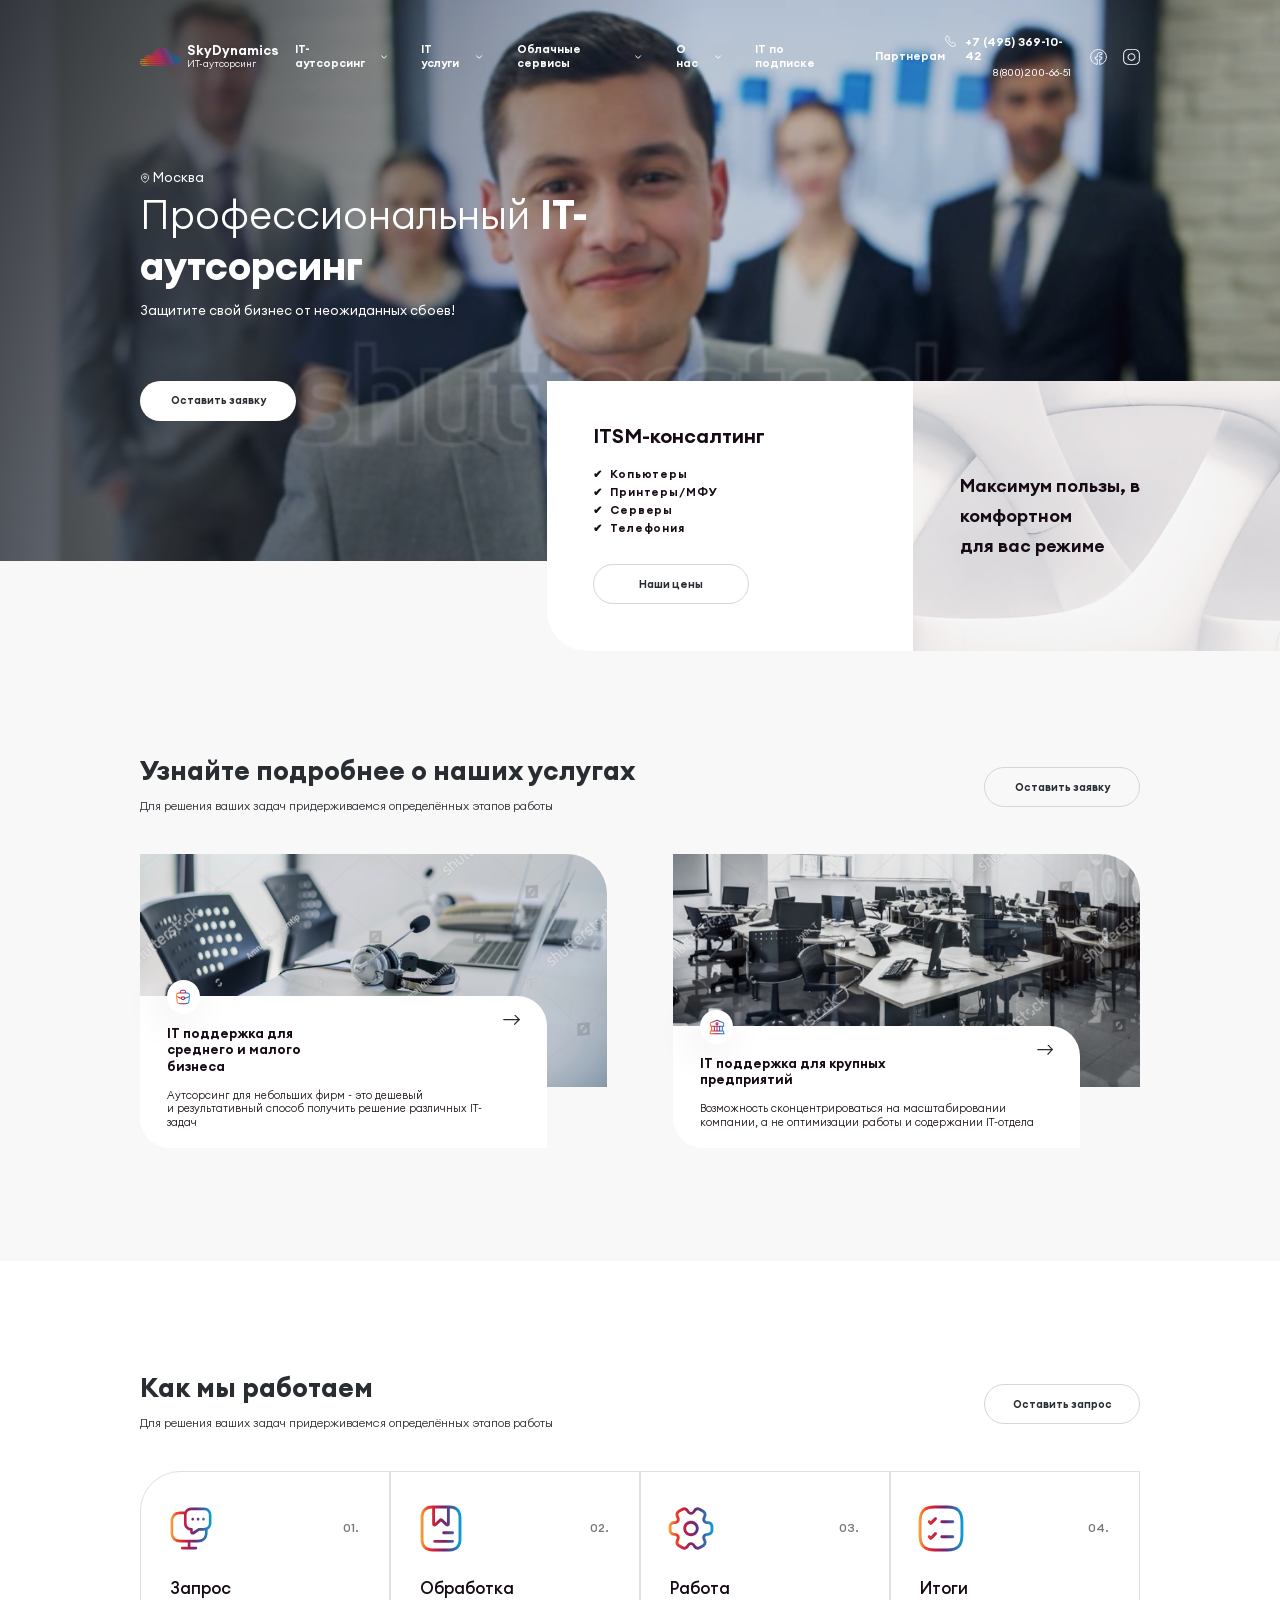
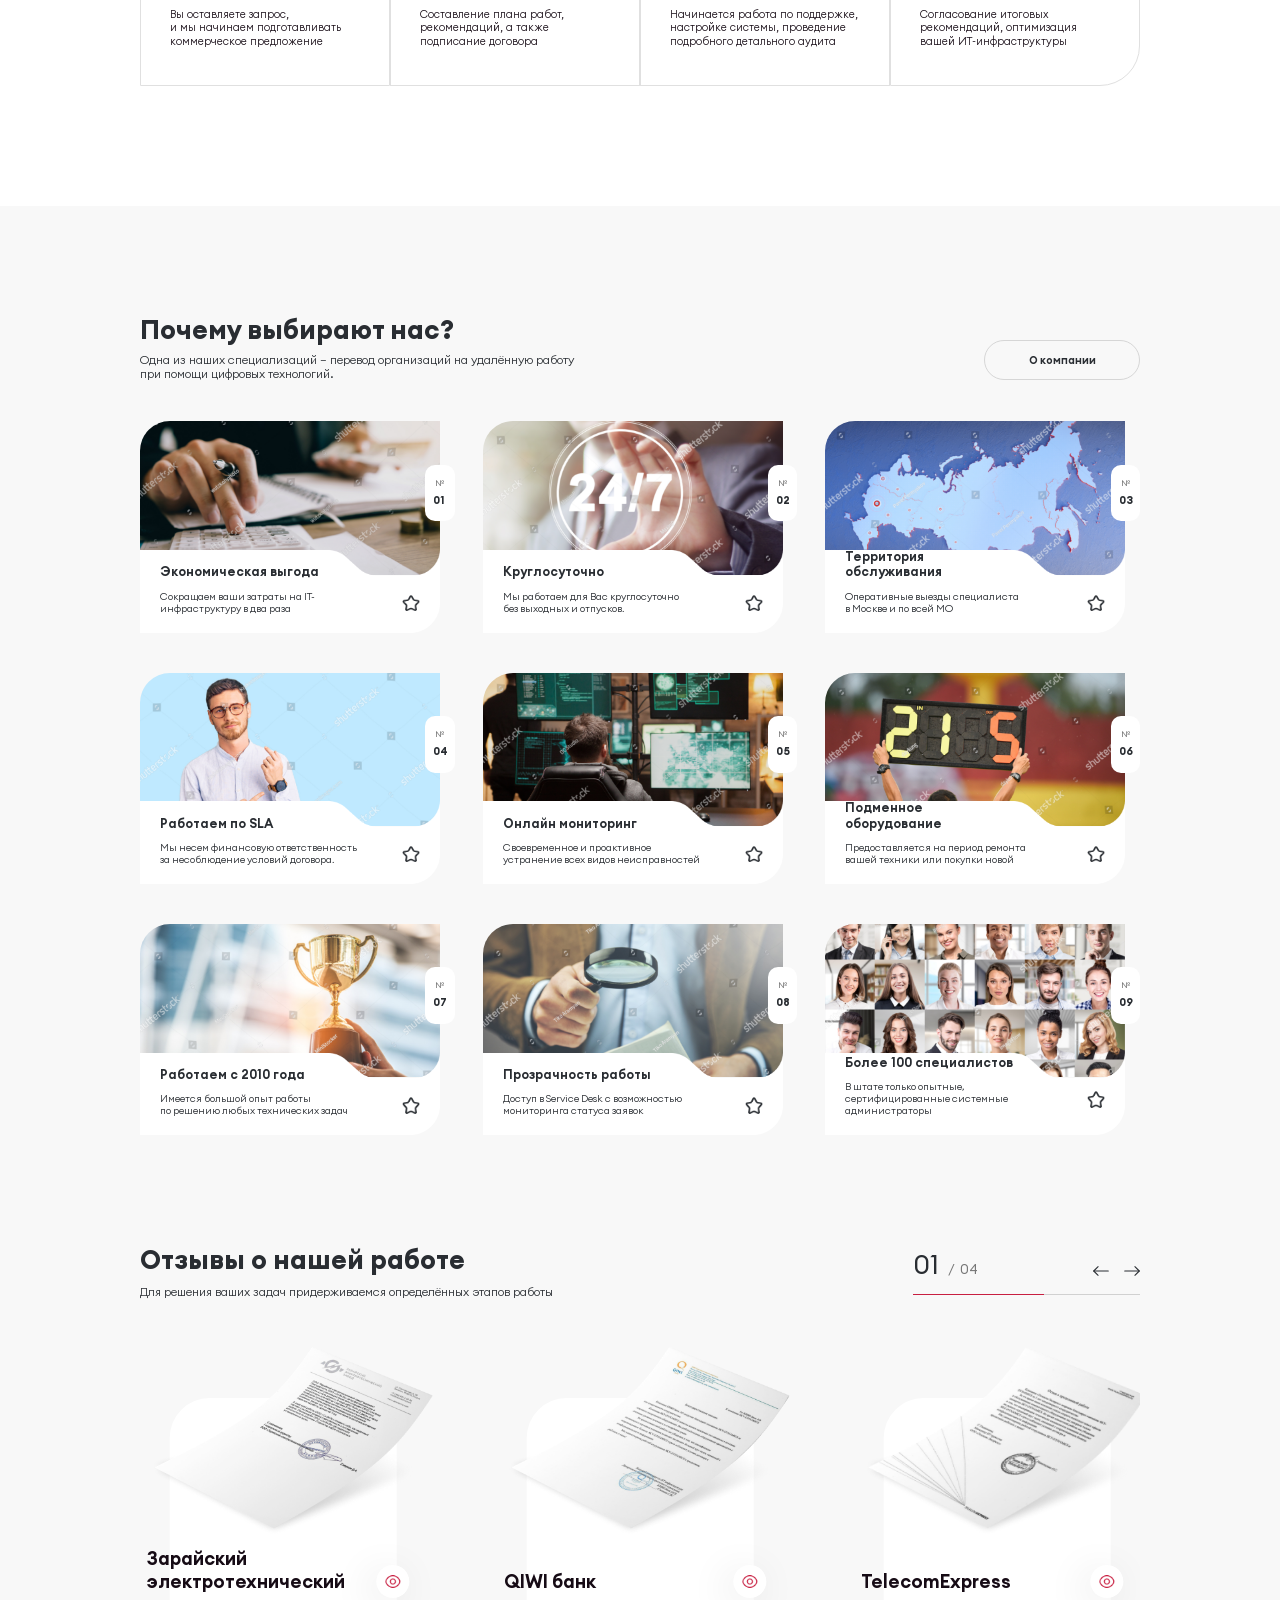
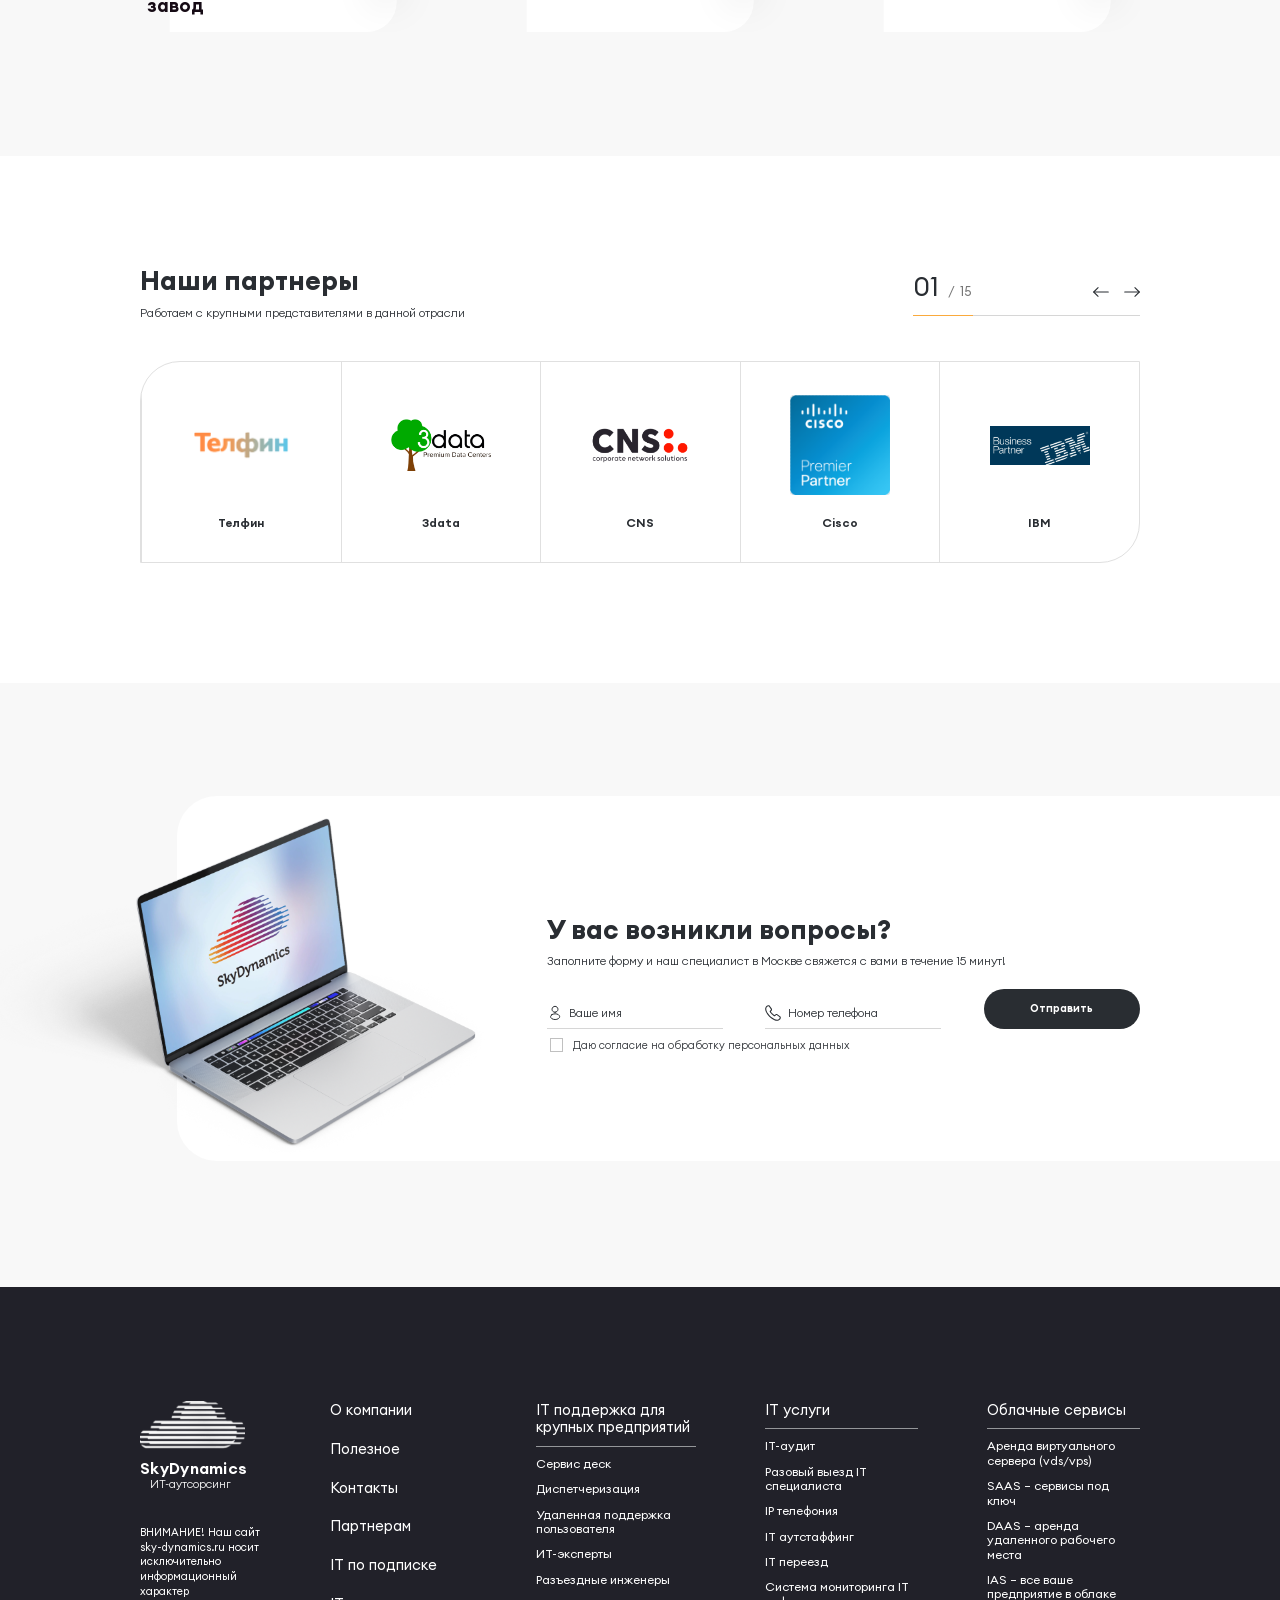
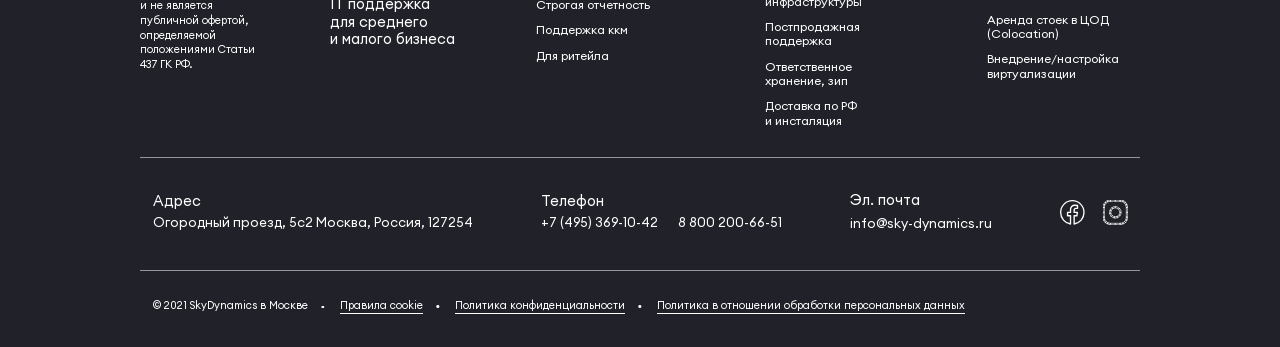
<file: main.html>
<!DOCTYPE html>
<html lang="ru">

<head>
    <meta charset="utf-8">
    <meta name="viewport" content="width=device-width, initial-scale=1.0, shrink-to-fit=no">
    <meta name="description" content="another website">
    <link rel="stylesheet" href="./css/swiper-bundle.min.css">
    <link href="./css/ion.rangeSlider.min.css" rel="stylesheet">
    <link href="./css/style.css" rel="stylesheet">
    <title>Главная</title>
</head>

<body>

    <header class="header">
        <div class="container">
            <div class="header__inner">
                <a href="" class="header__burger-menu mobile"></a>

                <a href="" class="header__logo-wrap">
                    <div class="header__logo-img">
                        <img src="./img/logo.png" alt="">
                    </div>
                    <div class="header__logo-name">
                        <div class="header__logo-name-top">SkyDynamics</div>
                        <div class="header__logo-name-down"> ИТ-аутсорсинг</div>
                    </div>
                </a>

                <nav class="header__menu">
                    <div class="header__mobile-header mobile">
                        <a href="" class="header__logo-wrap">
                            <div class="header__logo-img">
                                <img src="./img/logo.png" alt="">
                            </div>
                            <div class="header__logo-name">
                                <div class="header__logo-name-top">SkyDynamics</div>
                                <div class="header__logo-name-down"> ИТ-аутсорсинг</div>
                            </div>
                        </a>
                        <a class="header__tel mobile" href="tel: +74953691042">
                            <img src="./img/call-calling.svg" alt="">
                        </a>
                    </div>
                    <ul class="header__menu-list">
                        <li class="header__menu-item">
                            <div class="header__menu-link menu-item-open">
                                <a href="" class="">IT-аутсорсинг</a>
                                <svg width="10" height="6" viewBox="0 0 10 6" fill="none" xmlns="http://www.w3.org/2000/svg">
                                    <path d="M9 1L5.70707 4.67453C5.31818 5.10849 4.68182 5.10849 4.29293 4.67453L1 1" stroke="" stroke-width="1.5"
                                        stroke-miterlimit="10" stroke-linecap="round" stroke-linejoin="round" />
                                </svg>
                            </div>
                            <ul class="header__menu-sub-list">
                                <li class="header__menu-sub-item">
                                    <a class="header__menu-sub-link" href="">IT поддержка для среднего
                                        и малого бизнеса</a>
                                </li>
                                <li class="header__menu-sub-item">
                                    <a class="header__menu-sub-link" href="">IT поддержка для крупных
                                        предприятий</a>
                                </li>
                            </ul>
                        </li>
                        <li class="header__menu-item  ">
                            <div class="header__menu-link menu-item-open">
                                <a href="" class="">IT услуги</a>
                                <svg width="10" height="6" viewBox="0 0 10 6" fill="none" xmlns="http://www.w3.org/2000/svg">
                                    <path d="M9 1L5.70707 4.67453C5.31818 5.10849 4.68182 5.10849 4.29293 4.67453L1 1" stroke="" stroke-width="1.5"
                                        stroke-miterlimit="10" stroke-linecap="round" stroke-linejoin="round" />
                                </svg>
                            </div>
                            <ul class="header__menu-sub-list">
                                <li class="header__menu-sub-item">
                                    <a class="header__menu-sub-link" href="">IT-аудит</a>
                                </li>
                                <li class="header__menu-sub-item">
                                    <a class="header__menu-sub-link" href="">Разовый выезд IT специалиста</a>
                                </li>
                                <li class="header__menu-sub-item">
                                    <a class="header__menu-sub-link" href="">IP телефония</a>
                                </li>
                                <li class="header__menu-sub-item">
                                    <a class="header__menu-sub-link" href="">IT аутстаффинг</a>
                                </li>
                                <li class="header__menu-sub-item">
                                    <a class="header__menu-sub-linkt" href="">IT переезд</a>
                                </li>
                                <li class="header__menu-sub-item">
                                    <a class="header__menu-sub-link" href="">Система мониторинга IT инфраструктуры</a>
                                </li>
                                <li class="header__menu-sub-item">
                                    <a class="header__menu-sub-link" href="">Ответственное хранение, зип</a>
                                </li>
                                <li class="header__menu-sub-item">
                                    <a class="header__menu-sub-link" href="">Доставка по РФ
                                        и нисталляция</a>
                                </li>
                            </ul>
                        </li>

                        <li class="header__menu-item">
                            <div class="header__menu-link menu-item-open">
                                <a href="" class="">Облачные сервисы</a>
                                <svg width="10" height="6" viewBox="0 0 10 6" fill="none" xmlns="http://www.w3.org/2000/svg">
                                    <path d="M9 1L5.70707 4.67453C5.31818 5.10849 4.68182 5.10849 4.29293 4.67453L1 1" stroke="" stroke-width="1.5"
                                        stroke-miterlimit="10" stroke-linecap="round" stroke-linejoin="round" />
                                </svg>
                            </div>
                            <ul class="header__menu-sub-list">
                                <li class="header__menu-sub-item">
                                    <a class="header__menu-sub-link" href="">Аренда виртуального сервера (vds/vps)</a>
                                </li>
                                <li class="header__menu-sub-item">
                                    <a class="header__menu-sub-link" href="">SAAS - сервисы
                                        под ключ</a>
                                </li>
                                <li class="header__menu-sub-item">
                                    <a class="header__menu-sub-link" href="">DAAS - аренда удаленного рабочего места</a>
                                </li>
                                <li class="header__menu-sub-item">
                                    <a class="header__menu-sub-link" href="">IAS - все ваше предприятие в облаке</a>
                                </li>
                                <li class="header__menu-sub-item">
                                    <a class="header__menu-sub-link" href="">Аренда стоек в ЦОД (Colocstion)</a>
                                </li>
                                <li class="header__menu-sub-item">
                                    <a class="header__menu-sub-link" href="">Внедрение/настройка виртуализации</a>
                                </li>
                            </ul>
                        </li>

                        <li class="header__menu-item ">
                            <div class="header__menu-link menu-item-open">
                                <a href="" class="">О нас</a>
                                <svg width="10" height="6" viewBox="0 0 10 6" fill="none" xmlns="http://www.w3.org/2000/svg">
                                    <path d="M9 1L5.70707 4.67453C5.31818 5.10849 4.68182 5.10849 4.29293 4.67453L1 1" stroke="" stroke-width="1.5"
                                        stroke-miterlimit="10" stroke-linecap="round" stroke-linejoin="round" />
                                </svg>
                            </div>
                            <ul class="header__menu-sub-list">
                                <li class="header__menu-sub-item">
                                    <a class="header__menu-sub-link" href="">Полезное</a>
                                </li>
                                <li class="header__menu-sub-item">
                                    <a class="header__menu-sub-link" href="">Контакты</a>
                                </li>
                            </ul>
                        </li>
                        <li class="header__menu-item">
                            <a class="header__menu-link" href="">IT по подписке</a>
                        </li>
                        <li class="header__menu-item">
                            <a class="header__menu-link" href="">Партнерам</a>
                        </li>
                    </ul>

                    <div class="header__social-wrap mobile">
                        <a href="" class="header__social-link">
                            <img src="./img/icon2.svg" alt="">
                        </a>
                        <a href="" class="header__social-link">
                            <img src="./img/instagram.svg" alt="">
                        </a>
                    </div>
                </nav>

                <div class="header__contacts">
                    <div class="header__tel-wrap desctop">
                        <div class="header__tel-top-wrap">
                            <div class="header__tel-top-img">
                                <img src="./img/icon3.svg" alt="">
                            </div>
                            <a class="header__tel-link" href="tel: +74953691042">+7 (495) 369-10-42</a>
                        </div>
                        <a class="header__tel-down" href="tel: 88002006651">8 (800) 200-66-51</a>
                    </div>
                    <div class="header__social-wrap desctop">
                        <a href="" class="header__social-link">
                            <img src="./img/icon2.svg" alt="">
                        </a>
                        <a href="" class="header__social-link">
                            <img src="./img/icon.svg" alt="">
                        </a>
                    </div>
                    <a class="header__tel mobile" href="tel: +74953691042">
                        <img src="./img/call-calling.svg" alt="">
                    </a>
                </div>
            </div>
        </div>
    </header>

    <main class="main">
        <section class="banner">
            <img class="banner__background desctop" src="./img/banner.png" alt="">
            <img class="banner__background mobile" src="./img/bg-banner-mob.png" alt="">
            <div class="banner__about-block">
                <div class="banner__about-left">
                    <div class="banner__about-left-text">
                        <div class="banner__about-left-title">ITSM-консалтинг</div>
                        <div class="banner__about-left-item-wrap">
                            <div class="banner__about-left-item one">Копьютеры</div>
                            <div class="banner__about-left-item two">Принтеры/МФУ</div>
                            <div class="banner__about-left-item three">Серверы</div>
                            <div class="banner__about-left-item four">Телефония</div>
                        </div>
                    </div>
                    <a href="" class="banner__about-btn btn btn--transparent">Наши цены</a>
                </div>
                <div class="banner__about-right">
                    <img class="banner__about-right-substr desctop" src="./img/substrate.png" alt="">
                    <img class="banner__about-right-substr mobile" src="./img/substrate-mob.png" alt="">
                    <div class="banner__about-right-title">Максимум пользы, в комфортном
                        для&nbsp;вас&nbsp;режиме</div>
                </div>
            </div>
            <div class="container">
                <div class="banner__inner">
                    <div class="banner__text-block">
                        <div class="banner__title-wrap">
                            <div class="banner__location-wrap">
                                <div class="banner__loc-img">
                                    <img src="./img/location.svg" alt="">
                                </div>
                                <div class="banner__location-sity">Москва</div>
                            </div>
                            <div class="banner__title">Профессиональный <span>IT-аутсорсинг</span></div>
                            <div class="banner__subtitle">Защитите свой бизнес от неожиданных сбоев!</div>
                        </div>
                        <a href="" class="banner__btn btn btn--white">Оставить заявку</a>
                    </div>
                </div>
            </div>
        </section>

        <section class="service">
            <div class="container">
                <div class="service__inner">
                    <div class="service__top-wrap">
                        <div class="service__title-wrap">
                            <div class="service__title title">Узнайте подробнее о наших услугах</div>
                            <div class="service__subtitle subtitle">Для решения ваших задач придерживаемся
                                определённых этапов работы</div>
                        </div>
                        <a href="" class="service__top-btn btn btn--transparent">Оставить заявку</a>
                    </div>

                    <div class="service__content">
                        <div class="service__block">
                            <img class="service__block-img" src="./img/service-1.png" alt="">
                            <div class="service__block-text">
                                <div class="service__block-icon">
                                    <img src="./img/briefcase.svg" alt="">
                                </div>
                                <a class="service__block-arrow" href="">
                                    <img src="./img/arrow-right.svg" alt="">
                                </a>
                                <div class="service__block-title">IT поддержка для среднего
                                    и малого бизнеса</div>
                                <div class="service__block-subtitle">Аутсорсинг для небольших фирм -&nbsp;это дешевый
                                    и&nbsp;результативный способ получить решение различных IT-задач</div>
                            </div>
                        </div>
                        <div class="service__block">
                            <img class="service__block-img" src="./img/service-2.png" alt="">
                            <div class="service__block-text">
                                <div class="service__block-icon">
                                    <img src="./img/bank.svg" alt="">
                                </div>
                                <a class="service__block-arrow" href="">
                                    <img src="./img/arrow-right.svg" alt="">
                                </a>
                                <div class="service__block-title">IT поддержка для крупных
                                    предприятий</div>
                                <div class="service__block-subtitle">Возможность сконцентрироваться на масштабировании
                                    компании,
                                    а&nbsp;не оптимизации работы и&nbsp;содержании IT-отдела</div>
                            </div>
                        </div>
                    </div>

                </div>
            </div>
        </section>

        <section class="work">
            <div class="container">
                <div class="work__inner">
                    <div class="work__top-wrap">
                        <div class="work__title-wrap">
                            <div class="work__title title">Как мы работаем</div>
                            <div class="work__subtitle subtitle">Для решения ваших задач придерживаемся
                                определённых этапов работы</div>
                        </div>
                        <a class="work__top-btn btn btn--transparent" href="">Оставить запрос</a>
                    </div>

                    <div class="work__content">
                        <div class="work__box">
                            <div class="work__box-top">
                                <div class="work__box-img">
                                    <img src="./img/work1.svg" alt="">
                                </div>
                                <div class="work__box-num">01.</div>
                            </div>
                            <div class="work__box-title">Запрос</div>
                            <div class="work__box-subtitle">Вы оставляете запрос,
                                и&nbsp;мы&nbsp;начинаем подготавливать коммерческое предложение</div>
                        </div>
                        <div class="work__box">
                            <div class="work__box-top">
                                <div class="work__box-img">
                                    <img src="./img/work2.svg" alt="">
                                </div>
                                <div class="work__box-num">02.</div>
                            </div>
                            <div class="work__box-title">Обработка</div>
                            <div class="work__box-subtitle">Составление плана работ, рекомендаций,
                                а также подписание договора</div>
                        </div>
                        <div class="work__box">
                            <div class="work__box-top">
                                <div class="work__box-img">
                                    <img src="./img/work3.svg" alt="">
                                </div>
                                <div class="work__box-num">03.</div>
                            </div>
                            <div class="work__box-title">Работа</div>
                            <div class="work__box-subtitle">Начинается работа по поддержке, настройке системы,
                                проведение подробного детального аудита</div>
                        </div>
                        <div class="work__box">
                            <div class="work__box-top">
                                <div class="work__box-img">
                                    <img class="work__box-img" src="./img/work4.svg" alt="">
                                </div>
                                <div class="work__box-num">04.</div>
                            </div>
                            <div class="work__box-title">Итоги</div>
                            <div class="work__box-subtitle">Согласование итоговых рекомендаций,
                                оптимизация вашей ИТ-инфраструктуры</div>
                        </div>
                    </div>
                </div>
            </div>
        </section>

        <section class="choose">
            <div class="container">
                <div class="choose__inner">
                    <div class="choose__top-wrap">
                        <div class="choose__title-wrap">
                            <div class="choose__title title">Почему выбирают нас?</div>
                            <div class="choose__subtitle subtitle">Одна из наших специализаций — перевод организаций на
                                удалённую работу
                                при&nbsp;помощи цифровых технологий. </div>
                        </div>
                        <a class="choose__top-btn btn btn--transparent" href="">О компании</a>
                    </div>
                </div>

                <div class="choose__content">
                    <div class="choose__box">
                        <img class="choose__box-bg desctop" src="./img/choose8.png" alt="">
                        <img class="choose__box-bg mobile" src="./img/c-mob1.png" alt="">
                        <div class="choose__box-num-wrap">
                            <div class="choose__box-num-symbol">№</div>
                            <div class="choose__box-num-num">01</div>
                        </div>
                        <div class="choose__box-bottom">
                            <img class="choose__box-text-substrate desctop" src="./img/choose-sub.png" alt="">
                            <img class="choose__box-text-substrate mobile" src="./img/c-mob-sub.png" alt="">
                            <div class="choose__box-bottom-text">
                                <div class="choose__box-title">Экономическая выгода</div>
                                <div class="choose__box-subtitle-wrap">
                                    <div class="choose__box-subtitle">Сокращаем ваши затраты
                                        на IT-инфраструктуру в два раза</div>
                                    <div class="choose__box-text-img">
                                        <img src="./img/star.png" alt="">
                                    </div>
                                </div>
                            </div>
                        </div>
                    </div>
                    <div class="choose__box">
                        <img class="choose__box-bg desctop" src="./img/choose7.png" alt="">
                        <img class="choose__box-bg mobile" src="./img/c-mob2.png" alt="">
                        <div class="choose__box-num-wrap">
                            <div class="choose__box-num-symbol">№</div>
                            <div class="choose__box-num-num">02</div>
                        </div>
                        <div class="choose__box-bottom">
                            <img class="choose__box-text-substrate desctop" src="./img/choose-sub.png" alt="">
                            <img class="choose__box-text-substrate mobile" src="./img/c-mob-sub.png" alt="">
                            <div class="choose__box-bottom-text">
                                <div class="choose__box-title">Круглосуточно</div>
                                <div class="choose__box-subtitle-wrap">
                                    <div class="choose__box-subtitle">Мы работаем для Вас круглосуточно
                                        без&nbsp;выходных и отпусков.</div>
                                    <div class="choose__box-text-img">
                                        <img src="./img/star.png" alt="">
                                    </div>
                                </div>
                            </div>
                        </div>
                    </div>
                    <div class="choose__box">
                        <img class="choose__box-bg desctop" src="./img/choose6.png" alt="">
                        <img class="choose__box-bg mobile" src="./img/c-mob3.png" alt="">
                        <div class="choose__box-num-wrap">
                            <div class="choose__box-num-symbol">№</div>
                            <div class="choose__box-num-num">03</div>
                        </div>
                        <div class="choose__box-bottom">
                            <img class="choose__box-text-substrate desctop" src="./img/choose-sub.png" alt="">
                            <img class="choose__box-text-substrate mobile" src="./img/c-mob-sub.png" alt="">
                            <div class="choose__box-bottom-text">
                                <div class="choose__box-title">Территория обслуживания</div>
                                <div class="choose__box-subtitle-wrap">
                                    <div class="choose__box-subtitle">Оперативные выезды специалиста
                                        в&nbsp;Москве&nbsp;и&nbsp;по всей МО</div>
                                    <div class="choose__box-text-img">
                                        <img src="./img/star.png" alt="">
                                    </div>
                                </div>
                            </div>
                        </div>
                    </div>
                    <div class="choose__box big">
                        <img class="choose__box-bg desctop" src="./img/choose5.png" alt="">
                        <img class="choose__box-bg mobile" src="./img/c-mob4.png" alt="">
                        <div class="choose__box-num-wrap">
                            <div class="choose__box-num-symbol">№</div>
                            <div class="choose__box-num-num">04</div>
                        </div>
                        <div class="choose__box-bottom">
                            <img class="choose__box-text-substrate desctop" src="./img/choose-sub.png" alt="">
                            <img class="choose__box-text-substrate mobile" src="./img/c-mob-sub.png" alt="">
                            <div class="choose__box-bottom-text">
                                <div class="choose__box-title">Работаем по SLA</div>
                                <div class="choose__box-subtitle-wrap">
                                    <div class="choose__box-subtitle">Мы несем финансовую ответственность
                                        за&nbsp;несоблюдение условий договора.</div>
                                    <div class="choose__box-text-img">
                                        <img src="./img/star.png" alt="">
                                    </div>
                                </div>
                            </div>
                        </div>
                    </div>
                    <div class="choose__box big">
                        <img class="choose__box-bg desctop" src="./img/choose4.png" alt="">
                        <img class="choose__box-bg mobile" src="./img/c-mob5.png" alt="">
                        <div class="choose__box-num-wrap">
                            <div class="choose__box-num-symbol">№</div>
                            <div class="choose__box-num-num">05</div>
                        </div>
                        <div class="choose__box-bottom">
                            <img class="choose__box-text-substrate desctop" src="./img/choose-sub.png" alt="">
                            <img class="choose__box-text-substrate mobile" src="./img/c-mob-sub.png" alt="">
                            <div class="choose__box-bottom-text">
                                <div class="choose__box-title">Онлайн мониторинг</div>
                                <div class="choose__box-subtitle-wrap">
                                    <div class="choose__box-subtitle">Своевременное и проактивное
                                        устранение&nbsp;всех видов неисправностей</div>
                                    <div class="choose__box-text-img">
                                        <img src="./img/star.png" alt="">
                                    </div>
                                </div>
                            </div>
                        </div>
                    </div>
                    <div class="choose__box">
                        <img class="choose__box-bg desctop" src="./img/choose3.png" alt="">
                        <img class="choose__box-bg mobile" src="./img/c-mob6.png" alt="">
                        <div class="choose__box-num-wrap">
                            <div class="choose__box-num-symbol">№</div>
                            <div class="choose__box-num-num">06</div>
                        </div>
                        <div class="choose__box-bottom">
                            <img class="choose__box-text-substrate desctop" src="./img/choose-sub.png" alt="">
                            <img class="choose__box-text-substrate mobile" src="./img/c-mob-sub.png" alt="">
                            <div class="choose__box-bottom-text">
                                <div class="choose__box-title">Подменное оборудование</div>
                                <div class="choose__box-subtitle-wrap">
                                    <div class="choose__box-subtitle">Предоставляется на период ремонта
                                        вашей&nbsp;техники или покупки новой</div>
                                    <div class="choose__box-text-img">
                                        <img src="./img/star.png" alt="">
                                    </div>
                                </div>
                            </div>
                        </div>
                    </div>
                    <div class="choose__box">
                        <img class="choose__box-bg desctop" src="./img/choose2.png" alt="">
                        <img class="choose__box-bg mobile" src="./img/c-mob7.png" alt="">
                        <div class="choose__box-num-wrap">
                            <div class="choose__box-num-symbol">№</div>
                            <div class="choose__box-num-num">07</div>
                        </div>
                        <div class="choose__box-bottom">
                            <img class="choose__box-text-substrate desctop" src="./img/choose-sub.png" alt="">
                            <img class="choose__box-text-substrate mobile" src="./img/c-mob-sub.png" alt="">
                            <div class="choose__box-bottom-text">
                                <div class="choose__box-title">Работаем с 2010 года</div>
                                <div class="choose__box-subtitle-wrap">
                                    <div class="choose__box-subtitle">Имеется большой опыт работы
                                        по&nbsp;решению&nbsp;любых технических задач</div>
                                    <div class="choose__box-text-img">
                                        <img src="./img/star.png" alt="">
                                    </div>
                                </div>
                            </div>
                        </div>
                    </div>
                    <div class="choose__box">
                        <img class="choose__box-bg desctop" src="./img/choose1.png" alt="">
                        <img class="choose__box-bg mobile" src="./img/c-mob8.png" alt="">
                        <div class="choose__box-num-wrap">
                            <div class="choose__box-num-symbol">№</div>
                            <div class="choose__box-num-num">08</div>
                        </div>
                        <div class="choose__box-bottom">
                            <img class="choose__box-text-substrate desctop" src="./img/choose-sub.png" alt="">
                            <img class="choose__box-text-substrate mobile" src="./img/c-mob-sub.png" alt="">
                            <div class="choose__box-bottom-text">
                                <div class="choose__box-title">Прозрачность работы</div>
                                <div class="choose__box-subtitle-wrap">
                                    <div class="choose__box-subtitle">Доступ в Service Desk
                                        c возможностью мониторинга статуса заявок</div>
                                    <div class="choose__box-text-img">
                                        <img src="./img/star.png" alt="">
                                    </div>
                                </div>
                            </div>
                        </div>
                    </div>
                    <div class="choose__box big">
                        <img class="choose__box-bg desctop" src="./img/choose9.png" alt="">
                        <img class="choose__box-bg mobile" src="./img/c-mob9.png" alt="">
                        <div class="choose__box-num-wrap">
                            <div class="choose__box-num-symbol">№</div>
                            <div class="choose__box-num-num">09</div>
                        </div>
                        <div class="choose__box-bottom">
                            <img class="choose__box-text-substrate desctop" src="./img/choose-sub.png" alt="">
                            <img class="choose__box-text-substrate mobile" src="./img/c-mob-sub.png" alt="">
                            <div class="choose__box-bottom-text">
                                <div class="choose__box-title">Более 100 специалистов</div>
                                <div class="choose__box-subtitle-wrap">
                                    <div class="choose__box-subtitle">В штате только опытные,
                                        сертифицированные системные администраторы</div>
                                    <div class="choose__box-text-img">
                                        <img src="./img/star.png" alt="">
                                    </div>
                                </div>
                            </div>
                        </div>
                    </div>
                </div>
            </div>
        </section>

        <section class="reviews">
            <div class="container">
                <div class="reviews__inner">
                    <div class="reviews__top-wrap">
                        <div class="reviews__title-wrap">
                            <div class="reviews__title title">Отзывы о нашей работе</div>
                            <div class="reviews__subtitle subtitle">Для решения ваших задач придерживаемся определённых
                                этапов работы</div>
                        </div>
                        <div class="reviews__control-wrap control__wrap">
                            <div class="reviews__control-top control__top">
                                <div class="reviews__control-fraction control__fraction"></div>
                                <div class="reviews__control-arrows swiper-arrow control__arrows">
                                    <div class="reviews__control-arrow-prew control__arrow-prew">
                                        <img src="./img/arrow-left.svg" alt="">
                                    </div>
                                    <div class="reviews__control-arrow-next control__arrow-next">
                                        <img src="./img/arrow-right.svg" alt="">
                                    </div>
                                </div>
                            </div>
                            <div class="reviews__control-scrollbar swiper-scrollbar control__scrollbar"></div>
                        </div>
                    </div>

                    <div class="reviews__content swiper-slider">
                        <div class="reviews__content-wrapper swiper-wrapper">
                            <div class="reviews__slide swiper-slide">
                                <div class="reviews__slide-substrate"></div>
                                <a class="reviews__slide-more" href="">
                                    <img src="./img/eye.png" alt="">
                                </a>
                                <div class="reviews__slide-inner">
                                    <img class="reviews__slide-mail-img" src="./img/review1.png" alt="">
                                    <div class="reviews__slide-text-wrap">
                                        <div class="reviews__slide-name-company">Зарайский электротехнический
                                            завод</div>
                                    </div>
                                </div>
                            </div>
                            <div class="reviews__slide swiper-slide">
                                <div class="reviews__slide-substrate"></div>
                                <a class="reviews__slide-more" href="">
                                    <img src="./img/eye.png" alt="">
                                </a>
                                <div class="reviews__slide-inner">
                                    <img class="reviews__slide-mail-img" src="./img/review2.png" alt="">
                                    <div class="reviews__slide-text-wrap">
                                        <div class="reviews__slide-name-company">QIWI банк</div>
                                    </div>
                                </div>
                            </div>
                            <div class="reviews__slide swiper-slide">
                                <div class="reviews__slide-substrate"></div>
                                <a class="reviews__slide-more" href="">
                                    <img src="./img/eye.png" alt="">
                                </a>
                                <div class="reviews__slide-inner">
                                    <img class="reviews__slide-mail-img" src="./img/review3.png" alt="">
                                    <div class="reviews__slide-text-wrap">
                                        <div class="reviews__slide-name-company">TelecomExpress</div>
                                    </div>
                                </div>
                            </div>
                            <div class="reviews__slide swiper-slide">
                                <div class="reviews__slide-substrate"></div>
                                <a class="reviews__slide-more" href="">
                                    <img src="./img/eye.png" alt="">
                                </a>
                                <div class="reviews__slide-inner">
                                    <img class="reviews__slide-mail-img" src="./img/review2.png" alt="">
                                    <div class="reviews__slide-text-wrap">
                                        <div class="reviews__slide-name-company">QIWI банк</div>
                                    </div>
                                </div>
                            </div>
                            <div class="reviews__slide swiper-slide">
                                <div class="reviews__slide-substrate"></div>
                                <a class="reviews__slide-more" href="">
                                    <img src="./img/eye.png" alt="">
                                </a>
                                <div class="reviews__slide-inner">
                                    <img class="reviews__slide-mail-img" src="./img/review3.png" alt="">
                                    <div class="reviews__slide-text-wrap">
                                        <div class="reviews__slide-name-company">TelecomExpress</div>
                                    </div>
                                </div>
                            </div>
                        </div>
                    </div>
                </div>
            </div>
        </section>

        <section class="partners">
            <div class="container">
                <div class="partners__inner">
                    <div class="partners__top-wrap">
                        <div class="partners__title-wrap">
                            <div class="partners__title title">Наши партнеры</div>
                            <div class="partners__subtitle subtitle">Работаем с крупными представителями в&nbsp;данной
                                отрасли</div>
                        </div>
                        <div class="partners__control-wrap control__wrap">
                            <div class="partners__control-top control__top">
                                <div class="partners__control-fraction control__fraction"></div>
                                <div class="partners__control-arrows swiper-arrow control__arrows">
                                    <div class="partners__control-arrow-prew control__arrow-prew">
                                        <img src="./img/arrow-left.svg" alt="">
                                    </div>
                                    <div class="partners__control-arrow-next control__arrow-next">
                                        <img src="./img/arrow-right.svg" alt="">
                                    </div>
                                </div>
                            </div>
                            <div class="partners__control-scrollbar swiper-scrollbar control__scrollbar"></div>
                        </div>
                    </div>

                    <div class="partners__content swiper-slider">
                        <div class="partners__content-wrapper swiper-wrapper">
                            <div class="partners__slide swiper-slide">
                                <div class="partners__slide-img">
                                    <img src="./img/part1.png" alt="">
                                </div>
                                <div class="partners__slide-title">Телфин</div>
                            </div>
                            <div class="partners__slide swiper-slide">
                                <div class="partners__slide-img">
                                    <img src="./img/part2.png" alt="">
                                </div>
                                <div class="partners__slide-title">3data</div>
                            </div>
                            <div class="partners__slide swiper-slide">
                                <div class="partners__slide-img">
                                    <img src="./img/part3.png" alt="">
                                </div>
                                <div class="partners__slide-title">CNS</div>
                            </div>
                            <div class="partners__slide swiper-slide">
                                <div class="partners__slide-img">
                                    <img src="./img/part4.png" alt="">
                                </div>
                                <div class="partners__slide-title">Cisco</div>
                            </div>
                            <div class="partners__slide swiper-slide">
                                <div class="partners__slide-img">
                                    <img src="./img/part5.png" alt="">
                                </div>
                                <div class="partners__slide-title">IBM</div>
                            </div>
                            <div class="partners__slide swiper-slide">
                                <div class="partners__slide-img">
                                    <img src="./img/part4.png" alt="">
                                </div>
                                <div class="partners__slide-title">Телфин</div>
                            </div>
                            <div class="partners__slide swiper-slide">
                                <div class="partners__slide-img">
                                    <img src="./img/part5.png" alt="">
                                </div>
                                <div class="partners__slide-title">Телфин</div>
                            </div>
                            <div class="partners__slide swiper-slide">
                                <div class="partners__slide-img">
                                    <img src="./img/part4.png" alt="">
                                </div>
                                <div class="partners__slide-title">Cisco</div>
                            </div>
                            <div class="partners__slide swiper-slide">
                                <div class="partners__slide-img">
                                    <img src="./img/part5.png" alt="">
                                </div>
                                <div class="partners__slide-title">IBM</div>
                            </div>
                            <div class="partners__slide swiper-slide">
                                <div class="partners__slide-img">
                                    <img src="./img/part4.png" alt="">
                                </div>
                                <div class="partners__slide-title">Телфин</div>
                            </div>
                            <div class="partners__slide swiper-slide">
                                <div class="partners__slide-img">
                                    <img src="./img/part5.png" alt="">
                                </div>
                                <div class="partners__slide-title">Телфин</div>
                            </div>
                            <div class="partners__slide swiper-slide">
                                <div class="partners__slide-img">
                                    <img src="./img/part4.png" alt="">
                                </div>
                                <div class="partners__slide-title">Телфин</div>
                            </div>
                            <div class="partners__slide swiper-slide">
                                <div class="partners__slide-img">
                                    <img src="./img/part5.png" alt="">
                                </div>
                                <div class="partners__slide-title">Телфин</div>
                            </div>
                            <div class="partners__slide swiper-slide">
                                <div class="partners__slide-img">
                                    <img src="./img/part4.png" alt="">
                                </div>
                                <div class="partners__slide-title">Телфин</div>
                            </div>
                            <div class="partners__slide swiper-slide">
                                <div class="partners__slide-img">
                                    <img src="./img/part5.png" alt="">
                                </div>
                                <div class="partners__slide-title">Телфин</div>
                            </div>
                            <div class="partners__slide swiper-slide">
                                <div class="partners__slide-img">
                                    <img src="./img/part4.png" alt="">
                                </div>
                                <div class="partners__slide-title">Телфин</div>
                            </div>
                            <div class="partners__slide swiper-slide">
                                <div class="partners__slide-img">
                                    <img src="./img/part5.png" alt="">
                                </div>
                                <div class="partners__slide-title">Телфин</div>
                            </div>
                            <div class="partners__slide swiper-slide">
                                <div class="partners__slide-img">
                                    <img src="./img/part4.png" alt="">
                                </div>
                                <div class="partners__slide-title">Телфин</div>
                            </div>
                            <div class="partners__slide swiper-slide">
                                <div class="partners__slide-img">
                                    <img src="./img/part5.png" alt="">
                                </div>
                                <div class="partners__slide-title">Телфин</div>
                            </div>
                        </div>
                    </div>
                </div>
        </section>

        <section class="feedback">
            <img class="feedback__substrate" src="./img/notebook.png" alt="">

            <div class="container">
                <div class="feedback__inner">
                    <form class="feedback__form" action="">
                        <div class="feedback__title-wrap">
                            <div class="feedback__title">У вас возникли вопросы?</div>
                            <div class="feedback__subtitle">Заполните форму и наш специалист в Москве свяжется с&nbsp;вами в
                                течение 15 минут!</div>
                        </div>
                        <div class="feedback__body">
                            <div class="feedback__information">
                                <div class="feedback__information-personal">
                                    <label class="feedback__input-wrap">
                                            <svg class="feedback__input-img" width="24" height="24" viewBox="0 0 24 24"
                                            fill="none" xmlns="http://www.w3.org/2000/svg">
                                            <path
                                                d="M12.1601 10.87C12.0601 10.86 11.9401 10.86 11.8301 10.87C9.45006 10.79 7.56006 8.84 7.56006 6.44C7.56006 3.99 9.54006 2 12.0001 2C14.4501 2 16.4401 3.99 16.4401 6.44C16.4301 8.84 14.5401 10.79 12.1601 10.87Z"
                                                stroke="" stroke-width="1.5" stroke-linecap="round"
                                                stroke-linejoin="round" />
                                            <path
                                                d="M7.15997 14.56C4.73997 16.18 4.73997 18.82 7.15997 20.43C9.90997 22.27 14.42 22.27 17.17 20.43C19.59 18.81 19.59 16.17 17.17 14.56C14.43 12.73 9.91997 12.73 7.15997 14.56Z"
                                                stroke="" stroke-width="1.5" stroke-linecap="round"
                                                stroke-linejoin="round" />
                                        </svg>
                                        <input class="feedback__input" type="text" placeholder="Ваше имя" name="" id="">
                                    </label>
                                    <label class="feedback__input-wrap">
                                        <svg class="feedback__input-img" width="22" height="22" viewBox="0 0 22 22"
                                            fill="none" xmlns="http://www.w3.org/2000/svg">
                                            <path
                                                d="M20.97 17.33C20.97 17.69 20.89 18.06 20.72 18.42C20.55 18.78 20.33 19.12 20.04 19.44C19.55 19.98 19.01 20.37 18.4 20.62C17.8 20.87 17.15 21 16.45 21C15.43 21 14.34 20.76 13.19 20.27C12.04 19.78 10.89 19.12 9.75 18.29C8.6 17.45 7.51 16.52 6.47 15.49C5.44 14.45 4.51 13.36 3.68 12.22C2.86 11.08 2.2 9.94 1.72 8.81C1.24 7.67 1 6.58 1 5.54C1 4.86 1.12 4.21 1.36 3.61C1.6 3 1.98 2.44 2.51 1.94C3.15 1.31 3.85 1 4.59 1C4.87 1 5.15 1.06 5.4 1.18C5.66 1.3 5.89 1.48 6.07 1.74L8.39 5.01C8.57 5.26 8.7 5.49 8.79 5.71C8.88 5.92 8.93 6.13 8.93 6.32C8.93 6.56 8.86 6.8 8.72 7.03C8.59 7.26 8.4 7.5 8.16 7.74L7.4 8.53C7.29 8.64 7.24 8.77 7.24 8.93C7.24 9.01 7.25 9.08 7.27 9.16C7.3 9.24 7.33 9.3 7.35 9.36C7.53 9.69 7.84 10.12 8.28 10.64C8.73 11.16 9.21 11.69 9.73 12.22C10.27 12.75 10.79 13.24 11.32 13.69C11.84 14.13 12.27 14.43 12.61 14.61C12.66 14.63 12.72 14.66 12.79 14.69C12.87 14.72 12.95 14.73 13.04 14.73C13.21 14.73 13.34 14.67 13.45 14.56L14.21 13.81C14.46 13.56 14.7 13.37 14.93 13.25C15.16 13.11 15.39 13.04 15.64 13.04C15.83 13.04 16.03 13.08 16.25 13.17C16.47 13.26 16.7 13.39 16.95 13.56L20.26 15.91C20.52 16.09 20.7 16.3 20.81 16.55C20.91 16.8 20.97 17.05 20.97 17.33Z"
                                                stroke="" stroke-width="1.5" stroke-miterlimit="10" />
                                        </svg>
                                        <input class="feedback__input" type="text" placeholder="Номер телефона" name=""
                                            id="">
                                    </label>
                                    <a class="feedback__btn btn btn--black desctop" href="">Отправить</a>
                                </div>
                                <label class="feedback__select-label">
                                    <input class="feedback__checkbox-input" type="checkbox" name="select" id="">
                                    <span class="feedback__checkbox-style">
                                    </span>
                                    Даю согласие на обработку персональных данных
                                </label>
                            </div>
                        </div>
                        <a class="feedback__btn btn btn--black mobile" href="">Оставить заявку</a>
                    </form>
                </div>
            </div>
        </section>
    </main>

    <footer class="footer">
        <div class="container">
            <div class="footer__inner">
                <div class="footer__nav-block">
                    <div class="footer__logo-danger">
                        <a href="" class="footer__logo-wrap">
                            <div class="footer__logo-img">
                                <img src="./img/logo-white.png" alt="">
                            </div>
                            <div class="footer__logo-company-top">SkyDynamics</div>
                            <div class="footer__logo-company-down">ИТ-аутсорсинг</div>
                        </a>
                        <div class="footer__danger"><span>ВНИМАНИЕ!</span> Наш сайт
                            sky-dynamics.ru носит исключительно информационный характер
                            и&nbsp;не&nbsp;является публичной офертой,
                            определяемой положениями Статьи 437 ГК РФ.
                        </div>
                    </div>

                    <div class="footer__menu main-menu">
                        <ul class="footer__list">
                            <li class="footer__item">
                                <a class="footer__link" href="">О компании</a>
                            </li>
                            <li class="footer__item">
                                <a class="footer__link" href="">Полезное</a>
                            </li>
                            <li class="footer__item">
                                <a class="footer__link" href="">Контакты</a>
                            </li>
                            <li class="footer__item">
                                <a class="footer__link" href="">Партнерам</a>
                            </li>
                            <li class="footer__item">
                                <a class="footer__link" href="">IT по подписке</a>
                            </li>
                            <li class="footer__item">
                                <a class="footer__link" href="">IT поддержка для&nbsp;среднего и&nbsp;малого бизнеса</a>
                            </li>
                        </ul>
                    </div>

                    <div class="footer__menu support-menu">
                        <div class="footer__menu-title">IT поддержка для крупных предприятий</div>
                        <ul class="footer__list">
                            <li class="footer__item">
                                <a class="footer__link" href="">Сервис деск</a>
                            </li>
                            <li class="footer__item">
                                <a class="footer__link" href="">Диспетчеризация</a>
                            </li>
                            <li class="footer__item">
                                <a class="footer__link" href="">Удаленная поддержка пользователя</a>
                            </li>
                            <li class="footer__item">
                                <a class="footer__link" href="">ИТ-эксперты</a>
                            </li>
                            <li class="footer__item">
                                <a class="footer__link" href="">Разъездные инженеры</a>
                            </li>
                            <li class="footer__item">
                                <a class="footer__link" href="">Строгая отчетность</a>
                            </li>
                            <li class="footer__item">
                                <a class="footer__link" href="">Поддержка ккм</a>
                            </li>
                            <li class="footer__item">
                                <a class="footer__link" href="">Для ритейла</a>
                            </li>
                        </ul>
                    </div>

                    <div class="footer__menu service-menu">
                        <div class="footer__menu-title">IT услуги</div>
                        <ul class="footer__list">
                            <li class="footer__item">
                                <a class="footer__link" href="">IT-аудит</a>
                            </li>
                            <li class="footer__item">
                                <a class="footer__link" href="">Разовый выезд IT специалиста</a>
                            </li>
                            <li class="footer__item">
                                <a class="footer__link" href="">IP телефония</a>
                            </li>
                            <li class="footer__item">
                                <a class="footer__link" href="">IT аутстаффинг</a>
                            </li>
                            <li class="footer__item">
                                <a class="footer__link" href="">IT переезд</a>
                            </li>
                            <li class="footer__item">
                                <a class="footer__link" href="">Система мониторинга IT инфраструктуры</a>
                            </li>
                            <li class="footer__item">
                                <a class="footer__link" href="">Постпродажная поддержка</a>
                            </li>
                            <li class="footer__item">
                                <a class="footer__link" href="">Ответственное
                                    хранение,&nbsp;зип</a>
                            </li>
                            <li class="footer__item">
                                <a class="footer__link" href="">Доставка по РФ
                                    и&nbsp;инсталяция</a>
                            </li>
                        </ul>
                    </div>

                    <div class="footer__menu cloud-menu">
                        <div class="footer__menu-title">Облачные сервисы</div>
                        <ul class="footer__list">
                            <li class="footer__item">
                                <a class="footer__link" href="">Аренда виртуального сервера (vds/vps)</a>
                            </li>
                            <li class="footer__item">
                                <a class="footer__link" href="">SAAS – сервисы под ключ</a>
                            </li>
                            <li class="footer__item">
                                <a class="footer__link" href="">DAAS – аренда удаленного рабочего места</a>
                            </li>
                            <li class="footer__item">
                                <a class="footer__link" href="">IAS – все ваше предприятие в облаке</a>
                            </li>
                            <li class="footer__item">
                                <a class="footer__link" href="">Аренда стоек в ЦОД (Colocation)</a>
                            </li>
                            <li class="footer__item">
                                <a class="footer__link" href="">Внедрение/настройка виртуализации</a>
                            </li>
                        </ul>
                    </div>
                </div>
                <div class="footer__contacts">
                    <div class="footer__address-wrap">
                        <div class="footer__address-name">Адрес</div>
                        <div class="footer__address">Огородный проезд, 5с2 Москва, Россия, 127254</div>
                    </div>
                    <div class="footer__phone-wrap">
                        <div class="footer__phone-name">Телефон</div>
                        <div class="footer__phons">
                            <a href="" class="footer__phone">+7 (495) 369-10-42</a>
                            <a href="" class="footer__phone">8 800 200-66-51</a>
                        </div>
                    </div>
                    <div class="footer__email-wrap">
                        <div class="footer__email-name">Эл. почта</div>
                        <a href="" class="footer__email">info@sky-dynamics.ru</a>
                    </div>
                    <div class="footer__social-wrap">
                        <a class="footer__social" href="">
                            <svg width="37" height="37" viewBox="0 0 37 37" fill="none" xmlns="http://www.w3.org/2000/svg">
                                <path
                                    d="M36 18.6069C36 8.88289 28.165 1 18.5 1C8.83501 1 1 8.88289 1 18.6069C1 27.3949 7.39946 34.6791 15.7656 36V23.6965H11.3223V18.6069H15.7656V14.7279C15.7656 10.3152 18.3783 7.87771 22.3756 7.87771C24.2897 7.87771 26.293 8.2216 26.293 8.2216V12.5546H24.0863C21.9125 12.5546 21.2344 13.9119 21.2344 15.3056V18.6069H26.0879L25.312 23.6965H21.2344V36C29.6005 34.6791 36 27.3949 36 18.6069Z"
                                    stroke="" stroke-width="2" stroke-linejoin="round" />
                            </svg>
                        </a>
                        <a class="footer__social" href="">
                            <svg width="37" height="37" viewBox="0 0 37 37" fill="none" xmlns="http://www.w3.org/2000/svg">
                                <path
                                    d="M11.29 1.105L11.3097 2.10481L11.328 2.10445L11.3462 2.10342L11.29 1.105ZM25.71 1.105L25.6538 2.10342L25.672 2.10445L25.6903 2.10481L25.71 1.105ZM29.9683 1.92167L29.6168 2.85784L29.6182 2.85837L29.9683 1.92167ZM33.06 3.94L32.3433 4.63742L32.3528 4.64717L32.3626 4.65666L33.06 3.94ZM35.0783 7.03167L34.1416 7.3818L34.1422 7.38322L35.0783 7.03167ZM35.895 11.29L34.8952 11.3097L34.8955 11.328L34.8966 11.3462L35.895 11.29ZM35.895 25.71L34.8966 25.6538L34.8955 25.672L34.8952 25.6903L35.895 25.71ZM35.0783 29.9683L36.0102 30.3313L36.0145 30.3199L35.0783 29.9683ZM33.0598 33.0598L33.7669 33.7669L33.7669 33.7669L33.0598 33.0598ZM29.9683 35.0783L30.3199 36.0146L30.3313 36.0101L29.9683 35.0783ZM25.71 35.895L25.6903 34.8952L25.672 34.8955L25.6538 34.8966L25.71 35.895ZM11.29 35.895L11.3337 34.896L11.3217 34.8954L11.3097 34.8952L11.29 35.895ZM7.03167 35.0783L7.38322 34.1422L7.3818 34.1416L7.03167 35.0783ZM3.94 33.06L4.65666 32.3626L4.64717 32.3528L4.63742 32.3433L3.94 33.06ZM1.92167 29.9683L2.85837 29.6182L2.85784 29.6168L1.92167 29.9683ZM1.105 25.71L2.10481 25.6903L2.10445 25.672L2.10342 25.6538L1.105 25.71ZM1.105 11.29L2.10342 11.3462L2.10445 11.328L2.10481 11.3097L1.105 11.29ZM1.92167 7.03167L2.85784 7.38322L2.85837 7.3818L1.92167 7.03167ZM3.94 3.94L4.63742 4.65666L4.64717 4.64717L4.65666 4.63742L3.94 3.94ZM7.03167 1.92167L7.3818 2.85837L7.38322 2.85784L7.03167 1.92167ZM14.2221 12.0977L14.7777 12.9292L14.2221 12.0977ZM23.9447 13.0553L24.6518 12.3482H24.6518L23.9447 13.0553ZM21.4467 25.6139L21.064 24.69H21.064L21.4467 25.6139ZM16.9978 26.052L17.1929 25.0713L16.9978 26.052ZM10.948 20.0022L9.96717 20.1973L10.948 20.0022ZM11.3861 15.5533L12.31 15.936V15.936L11.3861 15.5533ZM18.5 0C13.7576 0 13.1336 -0.000284791 11.2338 0.106578L11.3462 2.10342C13.1797 2.00028 13.7458 2 18.5 2V0ZM25.7662 0.106578C23.8664 -0.000284791 23.2424 0 18.5 0V2C23.2542 2 23.8203 2.00028 25.6538 2.10342L25.7662 0.106578ZM30.3199 0.985498C28.8508 0.433841 27.2986 0.136159 25.7297 0.105195L25.6903 2.10481C27.0323 2.13129 28.3601 2.38594 29.6168 2.85784L30.3199 0.985498ZM33.7767 3.24258C32.8048 2.2439 31.6238 1.47289 30.3185 0.984968L29.6182 2.85837C30.6468 3.24286 31.5775 3.85043 32.3433 4.63742L33.7767 3.24258ZM36.015 6.68153C35.5271 5.37622 34.7561 4.1952 33.7574 3.22334L32.3626 4.65666C33.1496 5.42252 33.7571 6.35319 34.1416 7.3818L36.015 6.68153ZM36.8948 11.2703C36.8638 9.70136 36.5662 8.14916 36.0145 6.68012L34.1422 7.38322C34.6141 8.63987 34.8687 9.96766 34.8952 11.3097L36.8948 11.2703ZM37 18.5C37 13.7576 37.0003 13.1336 36.8934 11.2338L34.8966 11.3462C34.9997 13.1797 35 13.7458 35 18.5H37ZM36.8934 25.7662C37.0003 23.8664 37 23.2424 37 18.5H35C35 23.2542 34.9997 23.8203 34.8966 25.6538L36.8934 25.7662ZM36.0145 30.3199C36.5662 28.8508 36.8638 27.2986 36.8948 25.7297L34.8952 25.6903C34.8687 27.0323 34.6141 28.3601 34.1422 29.6168L36.0145 30.3199ZM33.7669 33.7669C34.7445 32.7894 35.5083 31.6195 36.0101 30.3313L34.1465 29.6054C33.7453 30.6355 33.1344 31.571 32.3527 32.3527L33.7669 33.7669ZM30.3313 36.0101C31.6195 35.5083 32.7894 34.7445 33.7669 33.7669L32.3527 32.3527C31.571 33.1344 30.6355 33.7453 29.6054 34.1465L30.3313 36.0101ZM25.7297 36.8948C27.2986 36.8638 28.8508 36.5662 30.3199 36.0145L29.6168 34.1422C28.3601 34.6141 27.0323 34.8687 25.6903 34.8952L25.7297 36.8948ZM18.5 37C23.2424 37 23.8664 37.0003 25.7662 36.8934L25.6538 34.8966C23.8203 34.9997 23.2542 35 18.5 35V37ZM11.2463 36.894C13.1338 36.9766 13.7452 37 18.5 37V35C13.7581 35 13.1795 34.9767 11.3337 34.896L11.2463 36.894ZM6.68012 36.0145C8.14916 36.5662 9.70136 36.8638 11.2703 36.8948L11.3097 34.8952C9.96766 34.8687 8.63987 34.6141 7.38322 34.1422L6.68012 36.0145ZM3.22334 33.7574C4.1952 34.7561 5.37622 35.5271 6.68153 36.015L7.3818 34.1416C6.35319 33.7571 5.42252 33.1496 4.65666 32.3626L3.22334 33.7574ZM0.984968 30.3185C1.47289 31.6238 2.2439 32.8048 3.24258 33.7767L4.63742 32.3433C3.85043 31.5775 3.24286 30.6468 2.85837 29.6182L0.984968 30.3185ZM0.105195 25.7297C0.136159 27.2986 0.433841 28.8508 0.985498 30.3199L2.85784 29.6168C2.38594 28.3601 2.13129 27.0323 2.10481 25.6903L0.105195 25.7297ZM0 18.5C0 23.2424 -0.000284791 23.8664 0.106578 25.7662L2.10342 25.6538C2.00028 23.8203 2 23.2542 2 18.5H0ZM0.106578 11.2338C-0.000284791 13.1336 0 13.7576 0 18.5H2C2 13.7458 2.00028 13.1797 2.10342 11.3462L0.106578 11.2338ZM0.985498 6.68012C0.433841 8.14916 0.136159 9.70136 0.105195 11.2703L2.10481 11.3097C2.13129 9.96766 2.38594 8.63987 2.85784 7.38322L0.985498 6.68012ZM3.24258 3.22334C2.2439 4.1952 1.47289 5.37622 0.984968 6.68153L2.85837 7.3818C3.24286 6.35319 3.85043 5.42252 4.63742 4.65666L3.24258 3.22334ZM6.68153 0.984968C5.37622 1.47289 4.1952 2.2439 3.22334 3.24258L4.65666 4.63742C5.42252 3.85043 6.35319 3.24286 7.3818 2.85837L6.68153 0.984968ZM11.2703 0.105195C9.70136 0.136159 8.14916 0.433841 6.68012 0.985498L7.38322 2.85784C8.63987 2.38594 9.96766 2.13129 11.3097 2.10481L11.2703 0.105195ZM18.5 9.8C16.7793 9.8 15.0972 10.3102 13.6665 11.2662L14.7777 12.9292C15.8795 12.1929 17.1749 11.8 18.5 11.8V9.8ZM24.6518 12.3482C23.0203 10.7166 20.8074 9.8 18.5 9.8V11.8C20.277 11.8 21.9811 12.5059 23.2376 13.7624L24.6518 12.3482ZM27.2 18.5C27.2 16.1926 26.2834 13.9797 24.6518 12.3482L23.2376 13.7624C24.4941 15.0189 25.2 16.723 25.2 18.5H27.2ZM25.7338 23.3335C26.6898 21.9028 27.2 20.2207 27.2 18.5H25.2C25.2 19.8251 24.8071 21.1205 24.0708 22.2223L25.7338 23.3335ZM21.8293 26.5377C23.4191 25.8793 24.7778 24.7642 25.7338 23.3335L24.0708 22.2223C23.3346 23.3241 22.2882 24.1829 21.064 24.69L21.8293 26.5377ZM16.8027 27.0328C18.4903 27.3685 20.2396 27.1962 21.8293 26.5377L21.064 24.69C19.8397 25.1971 18.4926 25.3298 17.1929 25.0713L16.8027 27.0328ZM12.3482 24.6518C13.5649 25.8685 15.1151 26.6971 16.8027 27.0328L17.1929 25.0713C15.8932 24.8127 14.6994 24.1746 13.7624 23.2376L12.3482 24.6518ZM9.96717 20.1973C10.3029 21.8849 11.1315 23.4351 12.3482 24.6518L13.7624 23.2376C12.8254 22.3006 12.1873 21.1068 11.9287 19.8071L9.96717 20.1973ZM10.4623 15.1707C9.80377 16.7604 9.63148 18.5096 9.96717 20.1973L11.9287 19.8071C11.6702 18.5074 11.8029 17.1603 12.31 15.936L10.4623 15.1707ZM13.6665 11.2662C12.2358 12.2222 11.1207 13.5809 10.4623 15.1707L12.31 15.936C12.8171 14.7118 13.6759 13.6654 14.7777 12.9292L13.6665 11.2662Z"
                                    fill="" />
                            </svg>
                        </a>
                    </div>
                </div>
                <div class="footer__bottom">
                    <div class="footer__small">© 2021 SkyDynamics в Москве</div>
                    <a href="" class="footer__small">Правила cookie</a>
                    <a href="" class="footer__small">Политика конфиденциальности</a>
                    <a href="" class="footer__small">Политика в отношении обработки персональных данных</a>
                </div>
            </div>
        </div>
    </footer>

    <script src="./js/swiper-bundle.min.js"></script>
    <script src="./js/jquery-3.5.1.min.js"></script>


    <script src="./js/main.js"></script>
</body>

</html>
</file>
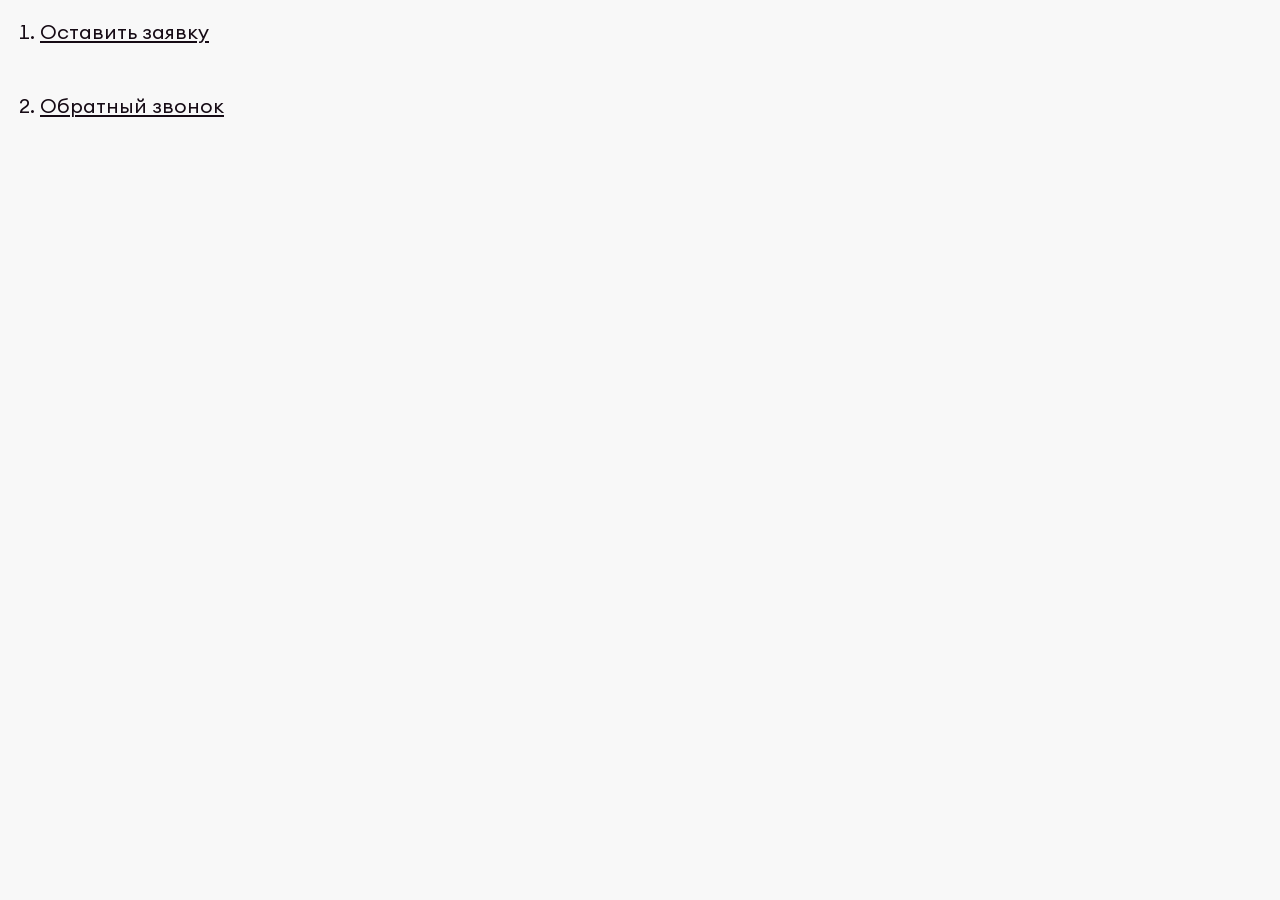
<file: modal-window.html>
<!DOCTYPE html>
<html lang="ru">

<head>
    <meta charset="utf-8">
    <meta name="viewport" content="width=device-width, initial-scale=1.0, shrink-to-fit=no">
    <meta name="description" content="another website">
    <link rel="stylesheet" href="./css/swiper-bundle.min.css">
    <link href="./css/ion.rangeSlider.min.css" rel="stylesheet">
    <link href="./css/style.css" rel="stylesheet">
    <title>Партнёрам</title>
</head>

<body>

    <ol>
        <li id="modal1" style="text-decoration: underline; cursor: pointer; margin-bottom: 50px;">Оставить заявку</li>
        <li id="modal2" style="text-decoration: underline; cursor: pointer;">Обратный звонок</li>
    </ol>

    <section class="modal-application modal-window">
        <div class="modal-window__container">
        <div class="modal-window__close">
            <svg viewBox="0 0 22 22" fill="none" xmlns="http://www.w3.org/2000/svg">
                <path d="M0.999999 1L11 11M21 21L11 11M11 11L1 21M11 11L21 1" stroke-width="1.5" stroke-linecap="round" stroke-linejoin="round"/>
            </svg>
        </div>
        <div class="modal-window__title">Оставьте вашу заявку</div>
        <p class="modal-window__description">
            Заполните информацию и наш специалист в Москве
            свяжется с вами в ближайшее время!
        </p>
        <form class="modal-window__form">
            <label class="modal-window__input-block">
                <svg viewBox="0 0 24 24" fill="none" xmlns="http://www.w3.org/2000/svg">
                    <path d="M12.1586 10.87C12.0586 10.86 11.9386 10.86 11.8286 10.87C9.44859 10.79 7.55859 8.84 7.55859 6.44C7.55859 3.99 9.53859 2 11.9986 2C14.4486 2 16.4386 3.99 16.4386 6.44C16.4286 8.84 14.5386 10.79 12.1586 10.87Z" stroke-width="1.5" stroke-linecap="round" stroke-linejoin="round"/><path d="M7.15875 14.56C4.73875 16.18 4.73875 18.82 7.15875 20.43C9.90875 22.27 14.4188 22.27 17.1688 20.43C19.5888 18.81 19.5888 16.17 17.1688 14.56C14.4288 12.73 9.91875 12.73 7.15875 14.56Z" stroke-width="1.5" stroke-linecap="round" stroke-linejoin="round"/>
                </svg>
                <input type="text" class="modal-window__input" placeholder="Ваше имя">
            </label>
            <label class="modal-window__input-block">
                <svg viewBox="0 0 24 24" fill="none" xmlns="http://www.w3.org/2000/svg">
                    <path d="M21.97 18.33C21.97 18.69 21.89 19.06 21.72 19.42C21.55 19.78 21.33 20.12 21.04 20.44C20.55 20.98 20.01 21.37 19.4 21.62C18.8 21.87 18.15 22 17.45 22C16.43 22 15.34 21.76 14.19 21.27C13.04 20.78 11.89 20.12 10.75 19.29C9.6 18.45 8.51 17.52 7.47 16.49C6.44 15.45 5.51 14.36 4.68 13.22C3.86 12.08 3.2 10.94 2.72 9.81C2.24 8.67 2 7.58 2 6.54C2 5.86 2.12 5.21 2.36 4.61C2.6 4 2.98 3.44 3.51 2.94C4.15 2.31 4.85 2 5.59 2C5.87 2 6.15 2.06 6.4 2.18C6.66 2.3 6.89 2.48 7.07 2.74L9.39 6.01C9.57 6.26 9.7 6.49 9.79 6.71C9.88 6.92 9.93 7.13 9.93 7.32C9.93 7.56 9.86 7.8 9.72 8.03C9.59 8.26 9.4 8.5 9.16 8.74L8.4 9.53C8.29 9.64 8.24 9.77 8.24 9.93C8.24 10.01 8.25 10.08 8.27 10.16C8.3 10.24 8.33 10.3 8.35 10.36C8.53 10.69 8.84 11.12 9.28 11.64C9.73 12.16 10.21 12.69 10.73 13.22C11.27 13.75 11.79 14.24 12.32 14.69C12.84 15.13 13.27 15.43 13.61 15.61C13.66 15.63 13.72 15.66 13.79 15.69C13.87 15.72 13.95 15.73 14.04 15.73C14.21 15.73 14.34 15.67 14.45 15.56L15.21 14.81C15.46 14.56 15.7 14.37 15.93 14.25C16.16 14.11 16.39 14.04 16.64 14.04C16.83 14.04 17.03 14.08 17.25 14.17C17.47 14.26 17.7 14.39 17.95 14.56L21.26 16.91C21.52 17.09 21.7 17.3 21.81 17.55C21.91 17.8 21.97 18.05 21.97 18.33Z" stroke-width="1.5" stroke-miterlimit="10"/>
                </svg>
                <input type="tel" class="modal-window__input" placeholder="Ваш номер">
            </label>
            <label class="modal-window__input-block modal-window__input-block--comment">
                <svg viewBox="0 0 24 24" fill="none" xmlns="http://www.w3.org/2000/svg">
                    <path d="M8.5 19H8C4 19 2 18 2 13V8C2 4 4 2 8 2H16C20 2 22 4 22 8V13C22 17 20 19 16 19H15.5C15.19 19 14.89 19.15 14.7 19.4L13.2 21.4C12.54 22.28 11.46 22.28 10.8 21.4L9.3 19.4C9.14 19.18 8.77 19 8.5 19Z" stroke-width="1.5" stroke-miterlimit="10" stroke-linecap="round" stroke-linejoin="round"/><path d="M7 8H17" stroke-width="1.5" stroke-linecap="round" stroke-linejoin="round"/><path d="M7 13H13" stroke-width="1.5" stroke-linecap="round" stroke-linejoin="round"/>
                </svg>
                <input type="text" class="modal-window__input" placeholder="Ваш комментарий">
            </label>
            <label class="calculate__checkbox modal-window__input-block--checkbox">
                <div class="calculate__checkbox-personal">
                    <svg viewBox="0 0 10 8" fill="none" xmlns="http://www.w3.org/2000/svg">
                        <path d="M1 4.75349L3.17936 7L9 1" stroke-width="1.5" stroke-linecap="round" stroke-linejoin="round"/>
                    </svg>
                </div>
                <input type="checkbox">
                <span>Даю согласие на обработку персональных данных</span>
            </label>
            <button type="submit" class="modal-window__link">Отправить</button>
        </form>
        <div class="modal-window__image-block">
            <img src="img/modal-notebook1.png" alt="">
        </div>
    </div>
    </section>
    <section class="modal-callback modal-window">
        <div class="modal-window__container modal-window__container--callback">
            <div class="modal-window__close">
                <svg viewBox="0 0 22 22" fill="none" xmlns="http://www.w3.org/2000/svg">
                    <path d="M0.999999 1L11 11M21 21L11 11M11 11L1 21M11 11L21 1" stroke-width="1.5" stroke-linecap="round" stroke-linejoin="round"/>
                </svg>
            </div>
            <div class="modal-window__title">Обратный звонок</div>
            <p class="modal-window__description">
                Заполните данные и наш специалист свяжется
                с вами в ближайшее время!
            </p>
            <form class="modal-window__form">
                <label class="modal-window__input-block modal-window__input-block--callback">
                    <svg viewBox="0 0 24 24" fill="none" xmlns="http://www.w3.org/2000/svg">
                        <path d="M12.1586 10.87C12.0586 10.86 11.9386 10.86 11.8286 10.87C9.44859 10.79 7.55859 8.84 7.55859 6.44C7.55859 3.99 9.53859 2 11.9986 2C14.4486 2 16.4386 3.99 16.4386 6.44C16.4286 8.84 14.5386 10.79 12.1586 10.87Z" stroke-width="1.5" stroke-linecap="round" stroke-linejoin="round"/><path d="M7.15875 14.56C4.73875 16.18 4.73875 18.82 7.15875 20.43C9.90875 22.27 14.4188 22.27 17.1688 20.43C19.5888 18.81 19.5888 16.17 17.1688 14.56C14.4288 12.73 9.91875 12.73 7.15875 14.56Z" stroke-width="1.5" stroke-linecap="round" stroke-linejoin="round"/>
                    </svg>
                    <input type="text" class="modal-window__input" placeholder="Ваше имя">
                </label>
                <label class="modal-window__input-block modal-window__input-block--callback">
                    <svg viewBox="0 0 24 24" fill="none" xmlns="http://www.w3.org/2000/svg">
                        <path d="M21.97 18.33C21.97 18.69 21.89 19.06 21.72 19.42C21.55 19.78 21.33 20.12 21.04 20.44C20.55 20.98 20.01 21.37 19.4 21.62C18.8 21.87 18.15 22 17.45 22C16.43 22 15.34 21.76 14.19 21.27C13.04 20.78 11.89 20.12 10.75 19.29C9.6 18.45 8.51 17.52 7.47 16.49C6.44 15.45 5.51 14.36 4.68 13.22C3.86 12.08 3.2 10.94 2.72 9.81C2.24 8.67 2 7.58 2 6.54C2 5.86 2.12 5.21 2.36 4.61C2.6 4 2.98 3.44 3.51 2.94C4.15 2.31 4.85 2 5.59 2C5.87 2 6.15 2.06 6.4 2.18C6.66 2.3 6.89 2.48 7.07 2.74L9.39 6.01C9.57 6.26 9.7 6.49 9.79 6.71C9.88 6.92 9.93 7.13 9.93 7.32C9.93 7.56 9.86 7.8 9.72 8.03C9.59 8.26 9.4 8.5 9.16 8.74L8.4 9.53C8.29 9.64 8.24 9.77 8.24 9.93C8.24 10.01 8.25 10.08 8.27 10.16C8.3 10.24 8.33 10.3 8.35 10.36C8.53 10.69 8.84 11.12 9.28 11.64C9.73 12.16 10.21 12.69 10.73 13.22C11.27 13.75 11.79 14.24 12.32 14.69C12.84 15.13 13.27 15.43 13.61 15.61C13.66 15.63 13.72 15.66 13.79 15.69C13.87 15.72 13.95 15.73 14.04 15.73C14.21 15.73 14.34 15.67 14.45 15.56L15.21 14.81C15.46 14.56 15.7 14.37 15.93 14.25C16.16 14.11 16.39 14.04 16.64 14.04C16.83 14.04 17.03 14.08 17.25 14.17C17.47 14.26 17.7 14.39 17.95 14.56L21.26 16.91C21.52 17.09 21.7 17.3 21.81 17.55C21.91 17.8 21.97 18.05 21.97 18.33Z" stroke-width="1.5" stroke-miterlimit="10"/>
                    </svg>
                    <input type="tel" class="modal-window__input" placeholder="Ваш номер">
                </label>
                <label class="calculate__checkbox modal-window__input-block--checkbox">
                    <div class="calculate__checkbox-personal">
                        <svg viewBox="0 0 10 8" fill="none" xmlns="http://www.w3.org/2000/svg">
                            <path d="M1 4.75349L3.17936 7L9 1" stroke-width="1.5" stroke-linecap="round" stroke-linejoin="round"/>
                        </svg>
                    </div>
                    <input type="checkbox">
                    <span>Даю согласие на обработку персональных данных</span>
                </label>
                <button type="submit" class="modal-window__link">Отправить</button>
            </form>
            <div class="modal-window__image-block modal-window__image-block--callback">
                <img src="img/modal-phone1.png" alt="">
            </div>
        </div>
    </section>


<script src="./js/swiper-bundle.min.js"></script>
<script src="./js/jquery-3.5.1.min.js"></script>


<script src="./js/main.js"></script>

    <script>
        $('#modal1').click(function () {
            $('.modal-application').addClass('show');
        });
        $('#modal2').click(function () {
            $('.modal-callback').addClass('show');
        });
        $('.modal-window__close').click(function () {
            $('.modal-window').removeClass('show');
        });
    </script>
</body>
</html>
</file>
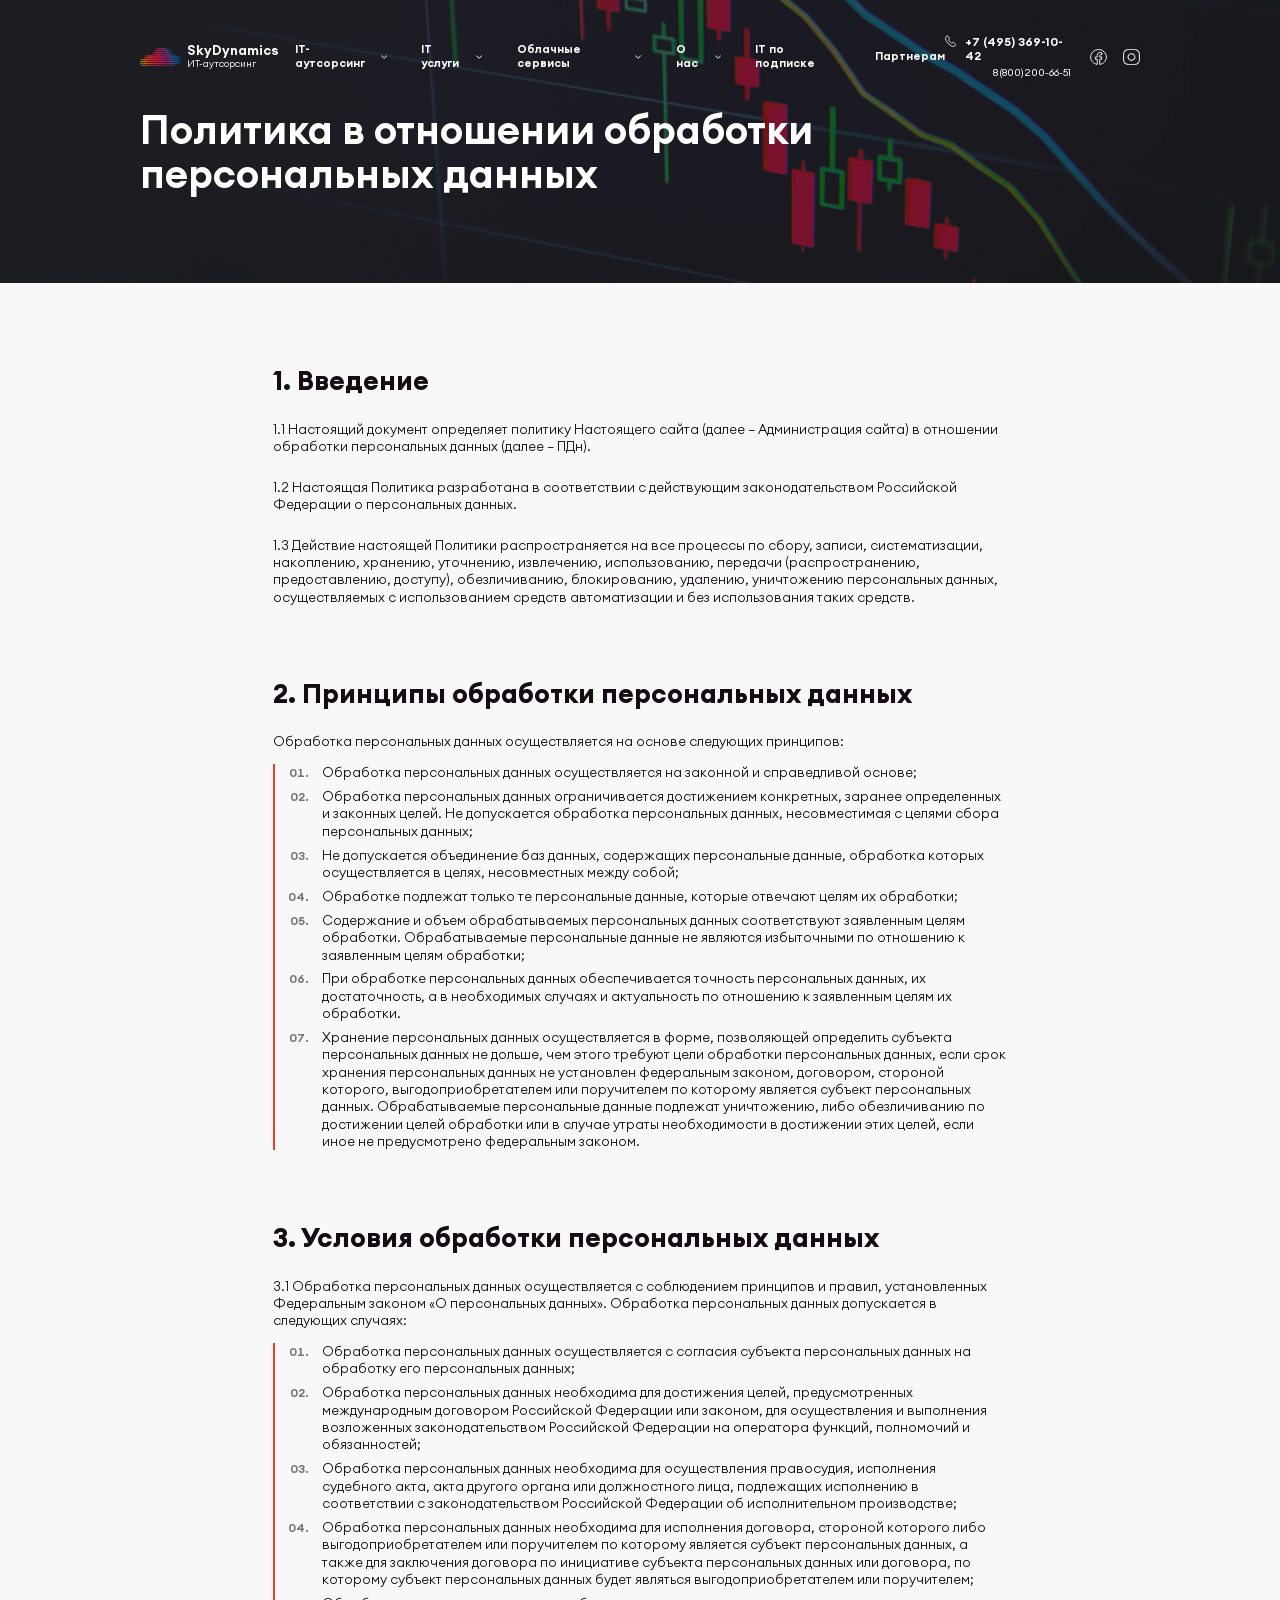
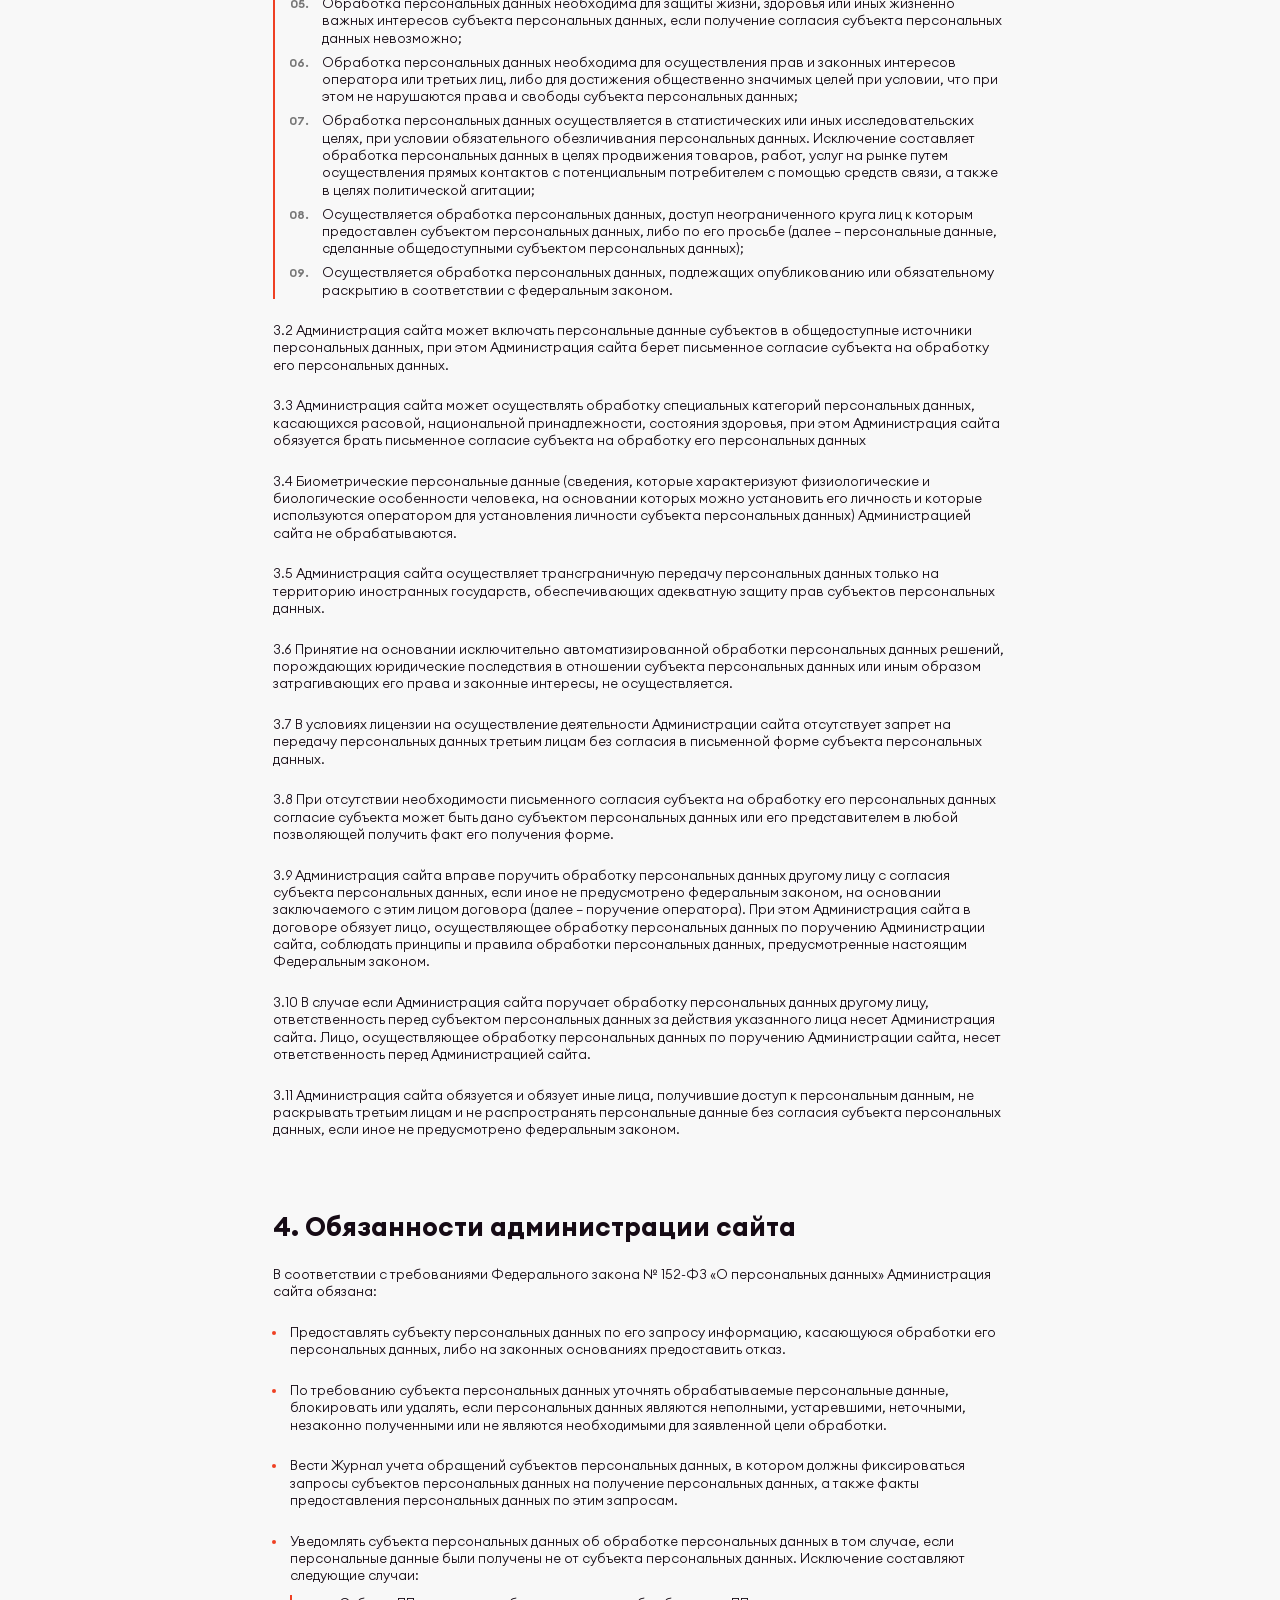
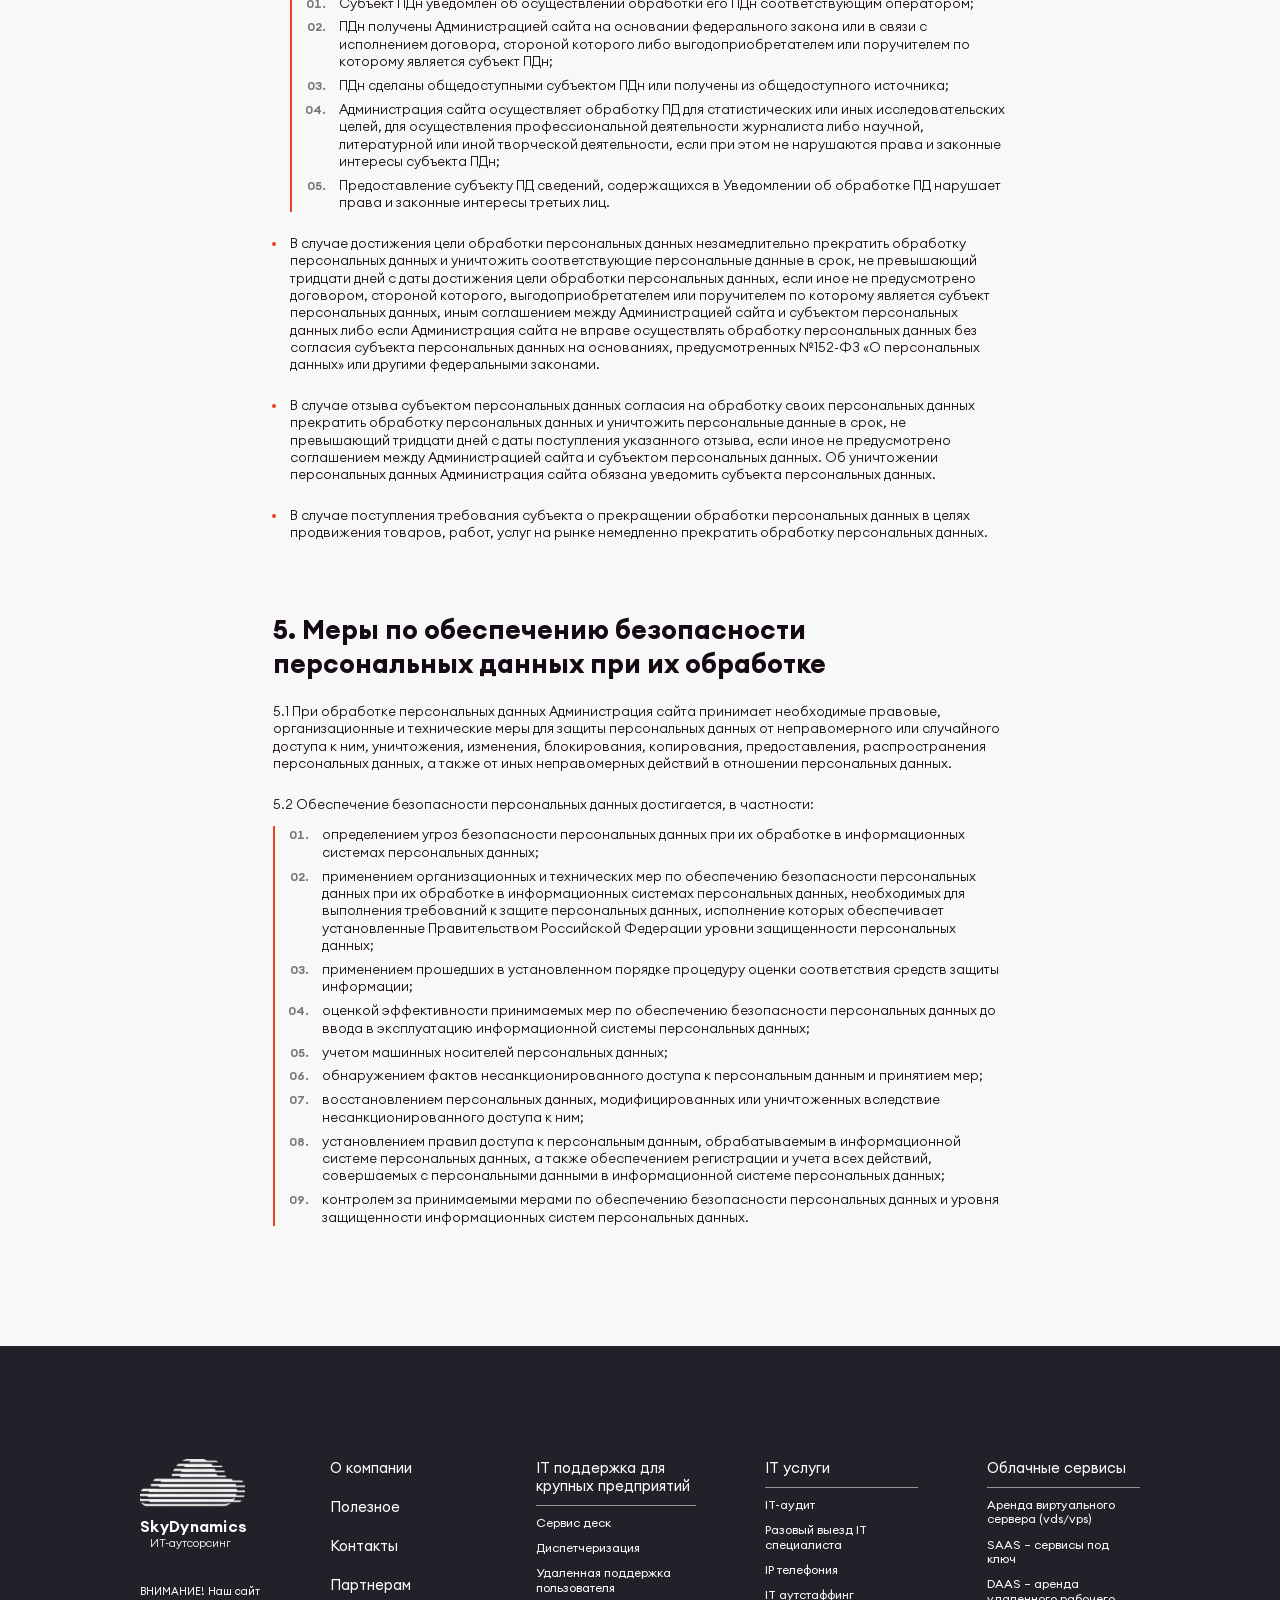
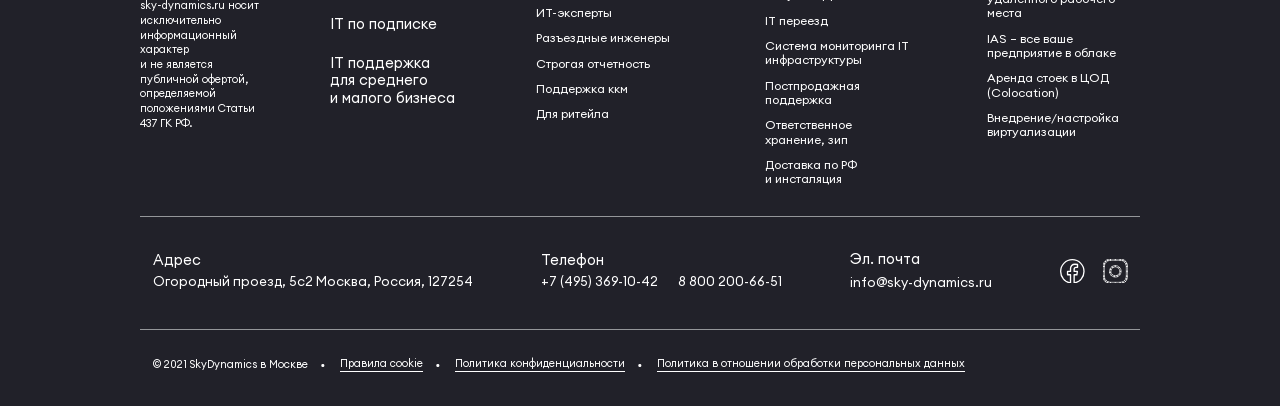
<file: personal-data-policy.html>
<!DOCTYPE html>
<html lang="ru">

<head>
    <meta charset="utf-8">
    <meta name="viewport" content="width=device-width, initial-scale=1.0, shrink-to-fit=no">
    <meta name="description" content="another website">
    <link rel="icon" href="img/favicon.ico">
    <link rel="stylesheet" href="css/swiper-bundle.min.css">
    <link href="./css/style.css" rel="stylesheet">
    <title>title</title>
</head>

    <header class="header">
    <div class="container">
        <div class="header__inner">
            <a href="" class="header__burger-menu mobile"></a>

            <a href="" class="header__logo-wrap">
                <div class="header__logo-img">
                    <img src="./img/logo.png" alt="">
                </div>
                <div class="header__logo-name">
                    <div class="header__logo-name-top">SkyDynamics</div>
                    <div class="header__logo-name-down"> ИТ-аутсорсинг</div>
                </div>
            </a>

            <nav class="header__menu">
                <div class="header__mobile-header mobile">
                    <a href="" class="header__logo-wrap">
                        <div class="header__logo-img">
                            <img src="./img/logo.png" alt="">
                        </div>
                        <div class="header__logo-name">
                            <div class="header__logo-name-top">SkyDynamics</div>
                            <div class="header__logo-name-down"> ИТ-аутсорсинг</div>
                        </div>
                    </a>
                    <a class="header__tel mobile" href="tel: +74953691042">
                        <img src="./img/call-calling.svg" alt="">
                    </a>
                </div>
                <ul class="header__menu-list">
                    <li class="header__menu-item">
                        <div class="header__menu-link menu-item-open">
                            <a href="" class="">IT-аутсорсинг</a>
                            <svg width="10" height="6" viewBox="0 0 10 6" fill="none" xmlns="http://www.w3.org/2000/svg">
                                <path d="M9 1L5.70707 4.67453C5.31818 5.10849 4.68182 5.10849 4.29293 4.67453L1 1" stroke="" stroke-width="1.5"
                                      stroke-miterlimit="10" stroke-linecap="round" stroke-linejoin="round" />
                            </svg>
                        </div>
                        <ul class="header__menu-sub-list">
                            <li class="header__menu-sub-item">
                                <a class="header__menu-sub-link" href="">IT поддержка для среднего
                                    и малого бизнеса</a>
                            </li>
                            <li class="header__menu-sub-item">
                                <a class="header__menu-sub-link" href="">IT поддержка для крупных
                                    предприятий</a>
                            </li>
                        </ul>
                    </li>
                    <li class="header__menu-item  ">
                        <div class="header__menu-link menu-item-open">
                            <a href="" class="">IT услуги</a>
                            <svg width="10" height="6" viewBox="0 0 10 6" fill="none" xmlns="http://www.w3.org/2000/svg">
                                <path d="M9 1L5.70707 4.67453C5.31818 5.10849 4.68182 5.10849 4.29293 4.67453L1 1" stroke="" stroke-width="1.5"
                                      stroke-miterlimit="10" stroke-linecap="round" stroke-linejoin="round" />
                            </svg>
                        </div>
                        <ul class="header__menu-sub-list">
                            <li class="header__menu-sub-item">
                                <a class="header__menu-sub-link" href="">IT-аудит</a>
                            </li>
                            <li class="header__menu-sub-item">
                                <a class="header__menu-sub-link" href="">Разовый выезд IT специалиста</a>
                            </li>
                            <li class="header__menu-sub-item">
                                <a class="header__menu-sub-link" href="">IP телефония</a>
                            </li>
                            <li class="header__menu-sub-item">
                                <a class="header__menu-sub-link" href="">IT аутстаффинг</a>
                            </li>
                            <li class="header__menu-sub-item">
                                <a class="header__menu-sub-linkt" href="">IT переезд</a>
                            </li>
                            <li class="header__menu-sub-item">
                                <a class="header__menu-sub-link" href="">Система мониторинга IT инфраструктуры</a>
                            </li>
                            <li class="header__menu-sub-item">
                                <a class="header__menu-sub-link" href="">Ответственное хранение, зип</a>
                            </li>
                            <li class="header__menu-sub-item">
                                <a class="header__menu-sub-link" href="">Доставка по РФ
                                    и нисталляция</a>
                            </li>
                        </ul>
                    </li>

                    <li class="header__menu-item">
                        <div class="header__menu-link menu-item-open">
                            <a href="" class="">Облачные сервисы</a>
                            <svg width="10" height="6" viewBox="0 0 10 6" fill="none" xmlns="http://www.w3.org/2000/svg">
                                <path d="M9 1L5.70707 4.67453C5.31818 5.10849 4.68182 5.10849 4.29293 4.67453L1 1" stroke="" stroke-width="1.5"
                                      stroke-miterlimit="10" stroke-linecap="round" stroke-linejoin="round" />
                            </svg>
                        </div>
                        <ul class="header__menu-sub-list">
                            <li class="header__menu-sub-item">
                                <a class="header__menu-sub-link" href="">Аренда виртуального сервера (vds/vps)</a>
                            </li>
                            <li class="header__menu-sub-item">
                                <a class="header__menu-sub-link" href="">SAAS - сервисы
                                    под ключ</a>
                            </li>
                            <li class="header__menu-sub-item">
                                <a class="header__menu-sub-link" href="">DAAS - аренда удаленного рабочего места</a>
                            </li>
                            <li class="header__menu-sub-item">
                                <a class="header__menu-sub-link" href="">IAS - все ваше предприятие в облаке</a>
                            </li>
                            <li class="header__menu-sub-item">
                                <a class="header__menu-sub-link" href="">Аренда стоек в ЦОД (Colocstion)</a>
                            </li>
                            <li class="header__menu-sub-item">
                                <a class="header__menu-sub-link" href="">Внедрение/настройка виртуализации</a>
                            </li>
                        </ul>
                    </li>

                    <li class="header__menu-item ">
                        <div class="header__menu-link menu-item-open">
                            <a href="" class="">О нас</a>
                            <svg width="10" height="6" viewBox="0 0 10 6" fill="none" xmlns="http://www.w3.org/2000/svg">
                                <path d="M9 1L5.70707 4.67453C5.31818 5.10849 4.68182 5.10849 4.29293 4.67453L1 1" stroke="" stroke-width="1.5"
                                      stroke-miterlimit="10" stroke-linecap="round" stroke-linejoin="round" />
                            </svg>
                        </div>
                        <ul class="header__menu-sub-list">
                            <li class="header__menu-sub-item">
                                <a class="header__menu-sub-link" href="">Полезное</a>
                            </li>
                            <li class="header__menu-sub-item">
                                <a class="header__menu-sub-link" href="">Контакты</a>
                            </li>
                        </ul>
                    </li>
                    <li class="header__menu-item">
                        <a class="header__menu-link" href="">IT по подписке</a>
                    </li>
                    <li class="header__menu-item">
                        <a class="header__menu-link" href="">Партнерам</a>
                    </li>
                </ul>

                <div class="header__social-wrap mobile">
                    <a href="" class="header__social-link">
                        <img src="./img/icon2.svg" alt="">
                    </a>
                    <a href="" class="header__social-link">
                        <img src="./img/instagram.svg" alt="">
                    </a>
                </div>
            </nav>

            <div class="header__contacts">
                <div class="header__tel-wrap desctop">
                    <div class="header__tel-top-wrap">
                        <div class="header__tel-top-img">
                            <img src="./img/icon3.svg" alt="">
                        </div>
                        <a class="header__tel-link" href="tel: +74953691042">+7 (495) 369-10-42</a>
                    </div>
                    <a class="header__tel-down" href="tel: 88002006651">8 (800) 200-66-51</a>
                </div>
                <div class="header__social-wrap desctop">
                    <a href="" class="header__social-link">
                        <img src="./img/icon2.svg" alt="">
                    </a>
                    <a href="" class="header__social-link">
                        <img src="./img/icon.svg" alt="">
                    </a>
                </div>
                <a class="header__tel mobile" href="tel: +74953691042">
                    <img src="./img/call-calling.svg" alt="">
                </a>
            </div>
        </div>
    </div>
</header>

    <main>
        <section class="policy-intro">
            <div class="policy-intro__background">
                <img src="img/privacy-policy-bg2.jpeg" alt="">
            </div>
            <div class="container policy-intro__container">
                <div class="policy-intro__title">
                    Политика в отношении обработки персональных данных
                </div>
            </div>
        </section>
        <section class="policy-text">
            <article class="container policy-text__container">
                <div class="policy-text__block">
                    <div class="policy-text__title">
                        1. Введение
                    </div>
                    <div class="policy-text__sub-block">
                        <p>
                            1.1 Настоящий документ определяет политику Настоящего сайта (далее – Администрация сайта) в отношении обработки персональных данных (далее – ПДн).
                        </p>
                    </div>
                    <div class="policy-text__sub-block">
                        <p>
                            1.2 Настоящая Политика разработана в соответствии с действующим законодательством Российской Федерации о персональных данных.
                        </p>
                    </div>
                    <div class="policy-text__sub-block">
                        <p>
                            1.3 Действие настоящей Политики распространяется на все процессы по сбору, записи, систематизации, накоплению, хранению, уточнению, извлечению, использованию, передачи (распространению, предоставлению, доступу), обезличиванию, блокированию, удалению, уничтожению персональных данных, осуществляемых с использованием средств автоматизации и без использования таких средств.
                        </p>
                    </div>
                </div>
                <div class="policy-text__block">
                    <div class="policy-text__title">
                        2. Принципы обработки персональных данных
                    </div>
                    <div class="policy-text__sub-block">
                        <p>
                            Обработка персональных данных осуществляется на основе следующих принципов:
                        </p>
                        <ol>
                            <li>
                                Обработка персональных данных осуществляется на законной и справедливой основе;
                            </li>
                            <li>
                                Обработка персональных данных ограничивается достижением конкретных, заранее
                                определенных
                                и законных целей. Не допускается обработка персональных данных, несовместимая с целями
                                сбора персональных данных;
                            </li>
                            <li>
                                Не допускается объединение баз данных, содержащих персональные данные, обработка которых
                                осуществляется в целях, несовместных между собой;
                            </li>
                            <li>
                                Обработке подлежат только те персональные данные, которые отвечают целям их обработки;
                            </li>
                            <li>
                                Содержание и объем обрабатываемых персональных данных соответствуют заявленным целям
                                обработки. Обрабатываемые персональные данные не являются избыточными по отношению
                                к заявленным целям обработки;
                            </li>
                            <li>
                                При обработке персональных данных обеспечивается точность персональных данных,
                                их достаточность, а в необходимых случаях и актуальность по отношению к заявленным целям
                                их обработки.
                            </li>
                            <li>
                                Хранение персональных данных осуществляется в форме, позволяющей определить субъекта персональных данных не дольше, чем этого требуют цели обработки персональных данных, если срок хранения персональных данных не установлен федеральным законом, договором, стороной которого, выгодоприобретателем или поручителем по которому является субъект персональных данных. Обрабатываемые персональные данные подлежат уничтожению, либо обезличиванию по достижении целей обработки или в случае утраты необходимости в достижении этих целей, если иное
                                не предусмотрено федеральным законом.
                            </li>
                        </ol>
                    </div>
                </div>
                <div class="policy-text__block">
                    <div class="policy-text__title">
                        3. Условия обработки персональных данных
                    </div>
                    <div class="policy-text__sub-block">
                        <p>
                            3.1 Обработка персональных данных осуществляется с соблюдением принципов и правил, установленных Федеральным законом «О персональных данных». Обработка персональных данных допускается
                            в следующих случаях:
                        </p>
                        <ol>
                            <li>
                                Обработка персональных данных осуществляется с согласия субъекта персональных данных
                                на обработку его персональных данных;
                            </li>
                            <li>
                                Обработка персональных данных необходима для достижения целей, предусмотренных международным договором Российской Федерации или законом, для осуществления и выполнения возложенных законодательством Российской Федерации на оператора функций, полномочий
                                и обязанностей;
                            </li>
                            <li>
                                Обработка персональных данных необходима для осуществления правосудия, исполнения судебного акта, акта другого органа или должностного лица, подлежащих исполнению в соответствии
                                с законодательством Российской Федерации об исполнительном производстве;
                            </li>
                            <li>
                                Обработка персональных данных необходима для исполнения договора, стороной которого либо выгодоприобретателем или поручителем по которому является субъект персональных данных, а также для заключения договора по инициативе субъекта персональных данных или договора, по которому субъект персональных данных будет являться выгодоприобретателем или поручителем;
                            </li>
                            <li>
                                Обработка персональных данных необходима для защиты жизни, здоровья или иных жизненно важных интересов субъекта персональных данных, если получение согласия субъекта персональных данных невозможно;
                            </li>
                            <li>
                                Обработка персональных данных необходима для осуществления прав и законных интересов оператора или третьих лиц, либо для достижения общественно значимых целей при условии,
                                что при этом не нарушаются права и свободы субъекта персональных данных;
                            </li>
                            <li>
                                Обработка персональных данных осуществляется в статистических или иных исследовательских целях, при условии обязательного обезличивания персональных данных. Исключение составляет обработка персональных данных в целях продвижения товаров, работ, услуг на рынке путем осуществления прямых контактов с потенциальным потребителем с помощью средств связи,
                                а также в целях политической агитации;
                            </li>
                            <li>
                                Осуществляется обработка персональных данных, доступ неограниченного круга лиц к которым предоставлен субъектом персональных данных, либо по его просьбе (далее – персональные данные, сделанные общедоступными субъектом персональных данных);
                            </li>
                            <li>
                                Осуществляется обработка персональных данных, подлежащих опубликованию или обязательному раскрытию в соответствии с федеральным законом.
                            </li>
                        </ol>
                    </div>
                    <div class="policy-text__sub-block">
                        <p>
                            3.2 Администрация сайта может включать персональные данные субъектов в общедоступные источники персональных данных, при этом Администрация сайта берет письменное согласие субъекта на обработку
                            его персональных данных.
                        </p>
                    </div>
                    <div class="policy-text__sub-block">
                        <p>
                            3.3 Администрация сайта может осуществлять обработку специальных категорий персональных данных, касающихся расовой, национальной принадлежности, состояния здоровья, при этом Администрация сайта обязуется брать письменное согласие субъекта на обработку его персональных данных
                        </p>
                    </div>
                    <div class="policy-text__sub-block">
                        <p>
                            3.4 Биометрические персональные данные (сведения, которые характеризуют физиологические
                            и биологические особенности человека, на основании которых можно установить его личность и которые используются оператором для установления личности субъекта персональных данных) Администрацией сайта не обрабатываются.
                        </p>
                    </div>
                    <div class="policy-text__sub-block">
                        <p>
                            3.5 Администрация сайта осуществляет трансграничную передачу персональных данных только
                            на территорию иностранных государств, обеспечивающих адекватную защиту прав субъектов персональных данных.
                        </p>
                    </div>
                    <div class="policy-text__sub-block">
                        <p>
                            3.6 Принятие на основании исключительно автоматизированной обработки персональных данных решений, порождающих юридические последствия в отношении субъекта персональных данных или иным образом затрагивающих его права и законные интересы, не осуществляется.
                        </p>
                    </div>
                    <div class="policy-text__sub-block">
                        <p>
                            3.7 В условиях лицензии на осуществление деятельности Администрации сайта отсутствует запрет
                            на передачу персональных данных третьим лицам без согласия в письменной форме субъекта персональных данных.
                        </p>
                    </div>
                    <div class="policy-text__sub-block">
                        <p>
                            3.8 При отсутствии необходимости письменного согласия субъекта на обработку его персональных данных согласие субъекта может быть дано субъектом персональных данных или его представителем в любой позволяющей получить факт его получения форме.
                        </p>
                    </div>
                    <div class="policy-text__sub-block">
                        <p>
                            3.9 Администрация сайта вправе поручить обработку персональных данных другому лицу с согласия субъекта персональных данных, если иное не предусмотрено федеральным законом, на основании заключаемого с этим лицом договора (далее – поручение оператора). При этом Администрация сайта
                            в договоре обязует лицо, осуществляющее обработку персональных данных по поручению Администрации сайта, соблюдать принципы и правила обработки персональных данных, предусмотренные настоящим Федеральным законом.
                        </p>
                    </div>
                    <div class="policy-text__sub-block">
                        <p>
                            3.10 В случае если Администрация сайта поручает обработку персональных данных другому лицу, ответственность перед субъектом персональных данных за действия указанного лица несет Администрация сайта. Лицо, осуществляющее обработку персональных данных по поручению Администрации сайта, несет ответственность перед Администрацией сайта.
                        </p>
                    </div>
                    <div class="policy-text__sub-block">
                        <p>
                            3.11 Администрация сайта обязуется и обязует иные лица, получившие доступ к персональным данным,
                            не раскрывать третьим лицам и не распространять персональные данные без согласия субъекта персональных данных, если иное не предусмотрено федеральным законом.
                        </p>
                    </div>
                </div>
                <div class="policy-text__block">
                    <div class="policy-text__title">
                        4. Обязанности администрации сайта
                    </div>
                    <div class="policy-text__sub-block">
                        <p>
                            В соответствии с требованиями Федерального закона № 152-ФЗ «О персональных данных» Администрация сайта обязана:
                        </p>
                    </div>
                    <ul>
                        <li>
                            Предоставлять субъекту персональных данных по его запросу информацию, касающуюся обработки
                            его персональных данных, либо на законных основаниях предоставить отказ.
                        </li>
                        <li>
                            По требованию субъекта персональных данных уточнять обрабатываемые персональные данные, блокировать или удалять, если персональных данных являются неполными, устаревшими, неточными, незаконно полученными или не являются необходимыми для заявленной цели обработки.
                        </li>
                        <li>
                            Вести Журнал учета обращений субъектов персональных данных, в котором должны фиксироваться запросы субъектов персональных данных на получение персональных данных, а также факты предоставления персональных данных по этим запросам.
                        </li>
                        <li>
                            Уведомлять субъекта персональных данных об обработке персональных данных в том случае, если персональные данные были получены не от субъекта персональных данных. Исключение составляют следующие случаи:
                            <ol>
                                <li>
                                    Субъект ПДн уведомлен об осуществлении обработки его ПДн соответствующим оператором;
                                </li>
                                <li>
                                    ПДн получены Администрацией сайта на основании федерального закона или в связи
                                    с исполнением договора, стороной которого либо выгодоприобретателем или поручителем
                                    по которому является субъект ПДн;
                                </li>
                                <li>
                                    ПДн сделаны общедоступными субъектом ПДн или получены из общедоступного источника;
                                </li>
                                <li>
                                    Администрация сайта осуществляет обработку ПД для статистических или иных исследовательских целей, для осуществления профессиональной деятельности журналиста либо научной, литературной или иной творческой деятельности, если при этом не нарушаются права и законные интересы субъекта ПДн;
                                </li>
                                <li>
                                    Предоставление субъекту ПД сведений, содержащихся в Уведомлении об обработке ПД нарушает права и законные интересы третьих лиц.
                                </li>
                            </ol>
                        </li>
                        <li>
                            В случае достижения цели обработки персональных данных незамедлительно прекратить обработку персональных данных и уничтожить соответствующие персональные данные в срок, не превышающий тридцати дней с даты достижения цели обработки персональных данных, если иное не предусмотрено договором, стороной которого, выгодоприобретателем или поручителем по которому является субъект персональных данных, иным соглашением между Администрацией сайта и субъектом персональных данных либо если Администрация сайта не вправе осуществлять обработку персональных данных без согласия субъекта персональных данных на основаниях, предусмотренных №152-ФЗ «О персональных данных»
                            или другими федеральными законами.
                        </li>
                        <li>
                            В случае отзыва субъектом персональных данных согласия на обработку своих персональных данных прекратить обработку персональных данных и уничтожить персональные данные в срок, не превышающий тридцати дней с даты поступления указанного отзыва, если иное не предусмотрено соглашением между Администрацией сайта и субъектом персональных данных. Об уничтожении персональных данных Администрация сайта обязана уведомить субъекта персональных данных.
                        </li>
                        <li>
                            В случае поступления требования субъекта о прекращении обработки персональных данных в целях продвижения товаров, работ, услуг на рынке немедленно прекратить обработку персональных данных.
                        </li>
                    </ul>
                </div>
                <div class="policy-text__block">
                    <div class="policy-text__title">
                        5. Меры по обеспечению безопасности персональных данных при их обработке
                    </div>
                    <div class="policy-text__sub-block">
                        <p>
                            5.1 При обработке персональных данных Администрация сайта принимает необходимые правовые, организационные и технические меры для защиты персональных данных от неправомерного или случайного доступа к ним, уничтожения, изменения, блокирования, копирования, предоставления, распространения персональных данных, а также от иных неправомерных действий в отношении персональных данных.
                        </p>
                    </div>
                    <div class="policy-text__sub-block">
                        <p>
                            5.2 Обеспечение безопасности персональных данных достигается, в частности:
                        </p>
                        <ol>
                            <li>
                                определением угроз безопасности персональных данных при их обработке в информационных системах персональных данных;
                            </li>
                            <li>
                                применением организационных и технических мер по обеспечению безопасности персональных данных при их обработке в информационных системах персональных данных, необходимых
                                для выполнения требований к защите персональных данных, исполнение которых обеспечивает установленные Правительством Российской Федерации уровни защищенности персональных данных;
                            </li>
                            <li>
                                применением прошедших в установленном порядке процедуру оценки соответствия средств защиты информации;
                            </li>
                            <li>
                                оценкой эффективности принимаемых мер по обеспечению безопасности персональных данных
                                до ввода в эксплуатацию информационной системы персональных данных;
                            </li>
                            <li>
                                учетом машинных носителей персональных данных;
                            </li>
                            <li>
                                обнаружением фактов несанкционированного доступа к персональным данным и принятием мер;
                            </li>
                            <li>
                                восстановлением персональных данных, модифицированных или уничтоженных вследствие несанкционированного доступа к ним;
                            </li>
                            <li>
                                установлением правил доступа к персональным данным, обрабатываемым в информационной системе персональных данных, а также обеспечением регистрации и учета всех действий, совершаемых
                                с персональными данными в информационной системе персональных данных;
                            </li>
                            <li>
                                контролем за принимаемыми мерами по обеспечению безопасности персональных данных и уровня защищенности информационных систем персональных данных.
                            </li>
                        </ol>
                    </div>
                </div>
            </article>
        </section>
    </main>

    <footer class="footer">
    <div class="container">
        <div class="footer__inner">
            <div class="footer__nav-block">
                <div class="footer__logo-danger">
                    <a href="" class="footer__logo-wrap">
                        <div class="footer__logo-img">
                            <img src="./img/logo-white.png" alt="">
                        </div>
                        <div class="footer__logo-company-top">SkyDynamics</div>
                        <div class="footer__logo-company-down">ИТ-аутсорсинг</div>
                    </a>
                    <div class="footer__danger"><span>ВНИМАНИЕ!</span> Наш сайт
                        sky-dynamics.ru носит исключительно информационный характер
                        и&nbsp;не&nbsp;является публичной офертой,
                        определяемой положениями Статьи 437 ГК РФ.
                    </div>
                </div>

                <div class="footer__menu main-menu">
                    <ul class="footer__list">
                        <li class="footer__item">
                            <a class="footer__link" href="">О компании</a>
                        </li>
                        <li class="footer__item">
                            <a class="footer__link" href="">Полезное</a>
                        </li>
                        <li class="footer__item">
                            <a class="footer__link" href="">Контакты</a>
                        </li>
                        <li class="footer__item">
                            <a class="footer__link" href="">Партнерам</a>
                        </li>
                        <li class="footer__item">
                            <a class="footer__link" href="">IT по подписке</a>
                        </li>
                        <li class="footer__item">
                            <a class="footer__link" href="">IT поддержка для&nbsp;среднего и&nbsp;малого бизнеса</a>
                        </li>
                    </ul>
                </div>

                <div class="footer__menu support-menu">
                    <div class="footer__menu-title">IT поддержка для крупных предприятий</div>
                    <ul class="footer__list">
                        <li class="footer__item">
                            <a class="footer__link" href="">Сервис деск</a>
                        </li>
                        <li class="footer__item">
                            <a class="footer__link" href="">Диспетчеризация</a>
                        </li>
                        <li class="footer__item">
                            <a class="footer__link" href="">Удаленная поддержка пользователя</a>
                        </li>
                        <li class="footer__item">
                            <a class="footer__link" href="">ИТ-эксперты</a>
                        </li>
                        <li class="footer__item">
                            <a class="footer__link" href="">Разъездные инженеры</a>
                        </li>
                        <li class="footer__item">
                            <a class="footer__link" href="">Строгая отчетность</a>
                        </li>
                        <li class="footer__item">
                            <a class="footer__link" href="">Поддержка ккм</a>
                        </li>
                        <li class="footer__item">
                            <a class="footer__link" href="">Для ритейла</a>
                        </li>
                    </ul>
                </div>

                <div class="footer__menu service-menu">
                    <div class="footer__menu-title">IT услуги</div>
                    <ul class="footer__list">
                        <li class="footer__item">
                            <a class="footer__link" href="">IT-аудит</a>
                        </li>
                        <li class="footer__item">
                            <a class="footer__link" href="">Разовый выезд IT специалиста</a>
                        </li>
                        <li class="footer__item">
                            <a class="footer__link" href="">IP телефония</a>
                        </li>
                        <li class="footer__item">
                            <a class="footer__link" href="">IT аутстаффинг</a>
                        </li>
                        <li class="footer__item">
                            <a class="footer__link" href="">IT переезд</a>
                        </li>
                        <li class="footer__item">
                            <a class="footer__link" href="">Система мониторинга IT инфраструктуры</a>
                        </li>
                        <li class="footer__item">
                            <a class="footer__link" href="">Постпродажная поддержка</a>
                        </li>
                        <li class="footer__item">
                            <a class="footer__link" href="">Ответственное
                                хранение,&nbsp;зип</a>
                        </li>
                        <li class="footer__item">
                            <a class="footer__link" href="">Доставка по РФ
                                и&nbsp;инсталяция</a>
                        </li>
                    </ul>
                </div>

                <div class="footer__menu cloud-menu">
                    <div class="footer__menu-title">Облачные сервисы</div>
                    <ul class="footer__list">
                        <li class="footer__item">
                            <a class="footer__link" href="">Аренда виртуального сервера (vds/vps)</a>
                        </li>
                        <li class="footer__item">
                            <a class="footer__link" href="">SAAS – сервисы под ключ</a>
                        </li>
                        <li class="footer__item">
                            <a class="footer__link" href="">DAAS – аренда удаленного рабочего места</a>
                        </li>
                        <li class="footer__item">
                            <a class="footer__link" href="">IAS – все ваше предприятие в облаке</a>
                        </li>
                        <li class="footer__item">
                            <a class="footer__link" href="">Аренда стоек в ЦОД (Colocation)</a>
                        </li>
                        <li class="footer__item">
                            <a class="footer__link" href="">Внедрение/настройка виртуализации</a>
                        </li>
                    </ul>
                </div>
            </div>
            <div class="footer__contacts">
                <div class="footer__address-wrap">
                    <div class="footer__address-name">Адрес</div>
                    <div class="footer__address">Огородный проезд, 5с2 Москва, Россия, 127254</div>
                </div>
                <div class="footer__phone-wrap">
                    <div class="footer__phone-name">Телефон</div>
                    <div class="footer__phons">
                        <a href="" class="footer__phone">+7 (495) 369-10-42</a>
                        <a href="" class="footer__phone">8 800 200-66-51</a>
                    </div>
                </div>
                <div class="footer__email-wrap">
                    <div class="footer__email-name">Эл. почта</div>
                    <a href="" class="footer__email">info@sky-dynamics.ru</a>
                </div>
                <div class="footer__social-wrap">
                    <a class="footer__social" href="">
                        <svg width="37" height="37" viewBox="0 0 37 37" fill="none" xmlns="http://www.w3.org/2000/svg">
                            <path
                                    d="M36 18.6069C36 8.88289 28.165 1 18.5 1C8.83501 1 1 8.88289 1 18.6069C1 27.3949 7.39946 34.6791 15.7656 36V23.6965H11.3223V18.6069H15.7656V14.7279C15.7656 10.3152 18.3783 7.87771 22.3756 7.87771C24.2897 7.87771 26.293 8.2216 26.293 8.2216V12.5546H24.0863C21.9125 12.5546 21.2344 13.9119 21.2344 15.3056V18.6069H26.0879L25.312 23.6965H21.2344V36C29.6005 34.6791 36 27.3949 36 18.6069Z"
                                    stroke="" stroke-width="2" stroke-linejoin="round" />
                        </svg>
                    </a>
                    <a class="footer__social" href="">
                        <svg width="37" height="37" viewBox="0 0 37 37" fill="none" xmlns="http://www.w3.org/2000/svg">
                            <path
                                    d="M11.29 1.105L11.3097 2.10481L11.328 2.10445L11.3462 2.10342L11.29 1.105ZM25.71 1.105L25.6538 2.10342L25.672 2.10445L25.6903 2.10481L25.71 1.105ZM29.9683 1.92167L29.6168 2.85784L29.6182 2.85837L29.9683 1.92167ZM33.06 3.94L32.3433 4.63742L32.3528 4.64717L32.3626 4.65666L33.06 3.94ZM35.0783 7.03167L34.1416 7.3818L34.1422 7.38322L35.0783 7.03167ZM35.895 11.29L34.8952 11.3097L34.8955 11.328L34.8966 11.3462L35.895 11.29ZM35.895 25.71L34.8966 25.6538L34.8955 25.672L34.8952 25.6903L35.895 25.71ZM35.0783 29.9683L36.0102 30.3313L36.0145 30.3199L35.0783 29.9683ZM33.0598 33.0598L33.7669 33.7669L33.7669 33.7669L33.0598 33.0598ZM29.9683 35.0783L30.3199 36.0146L30.3313 36.0101L29.9683 35.0783ZM25.71 35.895L25.6903 34.8952L25.672 34.8955L25.6538 34.8966L25.71 35.895ZM11.29 35.895L11.3337 34.896L11.3217 34.8954L11.3097 34.8952L11.29 35.895ZM7.03167 35.0783L7.38322 34.1422L7.3818 34.1416L7.03167 35.0783ZM3.94 33.06L4.65666 32.3626L4.64717 32.3528L4.63742 32.3433L3.94 33.06ZM1.92167 29.9683L2.85837 29.6182L2.85784 29.6168L1.92167 29.9683ZM1.105 25.71L2.10481 25.6903L2.10445 25.672L2.10342 25.6538L1.105 25.71ZM1.105 11.29L2.10342 11.3462L2.10445 11.328L2.10481 11.3097L1.105 11.29ZM1.92167 7.03167L2.85784 7.38322L2.85837 7.3818L1.92167 7.03167ZM3.94 3.94L4.63742 4.65666L4.64717 4.64717L4.65666 4.63742L3.94 3.94ZM7.03167 1.92167L7.3818 2.85837L7.38322 2.85784L7.03167 1.92167ZM14.2221 12.0977L14.7777 12.9292L14.2221 12.0977ZM23.9447 13.0553L24.6518 12.3482H24.6518L23.9447 13.0553ZM21.4467 25.6139L21.064 24.69H21.064L21.4467 25.6139ZM16.9978 26.052L17.1929 25.0713L16.9978 26.052ZM10.948 20.0022L9.96717 20.1973L10.948 20.0022ZM11.3861 15.5533L12.31 15.936V15.936L11.3861 15.5533ZM18.5 0C13.7576 0 13.1336 -0.000284791 11.2338 0.106578L11.3462 2.10342C13.1797 2.00028 13.7458 2 18.5 2V0ZM25.7662 0.106578C23.8664 -0.000284791 23.2424 0 18.5 0V2C23.2542 2 23.8203 2.00028 25.6538 2.10342L25.7662 0.106578ZM30.3199 0.985498C28.8508 0.433841 27.2986 0.136159 25.7297 0.105195L25.6903 2.10481C27.0323 2.13129 28.3601 2.38594 29.6168 2.85784L30.3199 0.985498ZM33.7767 3.24258C32.8048 2.2439 31.6238 1.47289 30.3185 0.984968L29.6182 2.85837C30.6468 3.24286 31.5775 3.85043 32.3433 4.63742L33.7767 3.24258ZM36.015 6.68153C35.5271 5.37622 34.7561 4.1952 33.7574 3.22334L32.3626 4.65666C33.1496 5.42252 33.7571 6.35319 34.1416 7.3818L36.015 6.68153ZM36.8948 11.2703C36.8638 9.70136 36.5662 8.14916 36.0145 6.68012L34.1422 7.38322C34.6141 8.63987 34.8687 9.96766 34.8952 11.3097L36.8948 11.2703ZM37 18.5C37 13.7576 37.0003 13.1336 36.8934 11.2338L34.8966 11.3462C34.9997 13.1797 35 13.7458 35 18.5H37ZM36.8934 25.7662C37.0003 23.8664 37 23.2424 37 18.5H35C35 23.2542 34.9997 23.8203 34.8966 25.6538L36.8934 25.7662ZM36.0145 30.3199C36.5662 28.8508 36.8638 27.2986 36.8948 25.7297L34.8952 25.6903C34.8687 27.0323 34.6141 28.3601 34.1422 29.6168L36.0145 30.3199ZM33.7669 33.7669C34.7445 32.7894 35.5083 31.6195 36.0101 30.3313L34.1465 29.6054C33.7453 30.6355 33.1344 31.571 32.3527 32.3527L33.7669 33.7669ZM30.3313 36.0101C31.6195 35.5083 32.7894 34.7445 33.7669 33.7669L32.3527 32.3527C31.571 33.1344 30.6355 33.7453 29.6054 34.1465L30.3313 36.0101ZM25.7297 36.8948C27.2986 36.8638 28.8508 36.5662 30.3199 36.0145L29.6168 34.1422C28.3601 34.6141 27.0323 34.8687 25.6903 34.8952L25.7297 36.8948ZM18.5 37C23.2424 37 23.8664 37.0003 25.7662 36.8934L25.6538 34.8966C23.8203 34.9997 23.2542 35 18.5 35V37ZM11.2463 36.894C13.1338 36.9766 13.7452 37 18.5 37V35C13.7581 35 13.1795 34.9767 11.3337 34.896L11.2463 36.894ZM6.68012 36.0145C8.14916 36.5662 9.70136 36.8638 11.2703 36.8948L11.3097 34.8952C9.96766 34.8687 8.63987 34.6141 7.38322 34.1422L6.68012 36.0145ZM3.22334 33.7574C4.1952 34.7561 5.37622 35.5271 6.68153 36.015L7.3818 34.1416C6.35319 33.7571 5.42252 33.1496 4.65666 32.3626L3.22334 33.7574ZM0.984968 30.3185C1.47289 31.6238 2.2439 32.8048 3.24258 33.7767L4.63742 32.3433C3.85043 31.5775 3.24286 30.6468 2.85837 29.6182L0.984968 30.3185ZM0.105195 25.7297C0.136159 27.2986 0.433841 28.8508 0.985498 30.3199L2.85784 29.6168C2.38594 28.3601 2.13129 27.0323 2.10481 25.6903L0.105195 25.7297ZM0 18.5C0 23.2424 -0.000284791 23.8664 0.106578 25.7662L2.10342 25.6538C2.00028 23.8203 2 23.2542 2 18.5H0ZM0.106578 11.2338C-0.000284791 13.1336 0 13.7576 0 18.5H2C2 13.7458 2.00028 13.1797 2.10342 11.3462L0.106578 11.2338ZM0.985498 6.68012C0.433841 8.14916 0.136159 9.70136 0.105195 11.2703L2.10481 11.3097C2.13129 9.96766 2.38594 8.63987 2.85784 7.38322L0.985498 6.68012ZM3.24258 3.22334C2.2439 4.1952 1.47289 5.37622 0.984968 6.68153L2.85837 7.3818C3.24286 6.35319 3.85043 5.42252 4.63742 4.65666L3.24258 3.22334ZM6.68153 0.984968C5.37622 1.47289 4.1952 2.2439 3.22334 3.24258L4.65666 4.63742C5.42252 3.85043 6.35319 3.24286 7.3818 2.85837L6.68153 0.984968ZM11.2703 0.105195C9.70136 0.136159 8.14916 0.433841 6.68012 0.985498L7.38322 2.85784C8.63987 2.38594 9.96766 2.13129 11.3097 2.10481L11.2703 0.105195ZM18.5 9.8C16.7793 9.8 15.0972 10.3102 13.6665 11.2662L14.7777 12.9292C15.8795 12.1929 17.1749 11.8 18.5 11.8V9.8ZM24.6518 12.3482C23.0203 10.7166 20.8074 9.8 18.5 9.8V11.8C20.277 11.8 21.9811 12.5059 23.2376 13.7624L24.6518 12.3482ZM27.2 18.5C27.2 16.1926 26.2834 13.9797 24.6518 12.3482L23.2376 13.7624C24.4941 15.0189 25.2 16.723 25.2 18.5H27.2ZM25.7338 23.3335C26.6898 21.9028 27.2 20.2207 27.2 18.5H25.2C25.2 19.8251 24.8071 21.1205 24.0708 22.2223L25.7338 23.3335ZM21.8293 26.5377C23.4191 25.8793 24.7778 24.7642 25.7338 23.3335L24.0708 22.2223C23.3346 23.3241 22.2882 24.1829 21.064 24.69L21.8293 26.5377ZM16.8027 27.0328C18.4903 27.3685 20.2396 27.1962 21.8293 26.5377L21.064 24.69C19.8397 25.1971 18.4926 25.3298 17.1929 25.0713L16.8027 27.0328ZM12.3482 24.6518C13.5649 25.8685 15.1151 26.6971 16.8027 27.0328L17.1929 25.0713C15.8932 24.8127 14.6994 24.1746 13.7624 23.2376L12.3482 24.6518ZM9.96717 20.1973C10.3029 21.8849 11.1315 23.4351 12.3482 24.6518L13.7624 23.2376C12.8254 22.3006 12.1873 21.1068 11.9287 19.8071L9.96717 20.1973ZM10.4623 15.1707C9.80377 16.7604 9.63148 18.5096 9.96717 20.1973L11.9287 19.8071C11.6702 18.5074 11.8029 17.1603 12.31 15.936L10.4623 15.1707ZM13.6665 11.2662C12.2358 12.2222 11.1207 13.5809 10.4623 15.1707L12.31 15.936C12.8171 14.7118 13.6759 13.6654 14.7777 12.9292L13.6665 11.2662Z"
                                    fill="" />
                        </svg>
                    </a>
                </div>
            </div>
            <div class="footer__bottom">
                <div class="footer__small">© 2021 SkyDynamics в Москве</div>
                <a href="" class="footer__small">Правила cookie</a>
                <a href="" class="footer__small">Политика конфиденциальности</a>
                <a href="" class="footer__small">Политика в отношении обработки персональных данных</a>
            </div>
        </div>
    </div>
</footer>

<script defer src="js/swiper-bundle.min.js"></script>
<script defer src="js/jquery-3.5.1.min.js"></script>
<script defer src="js/main.js"></script>
<body>

</body>
</html>
</file>
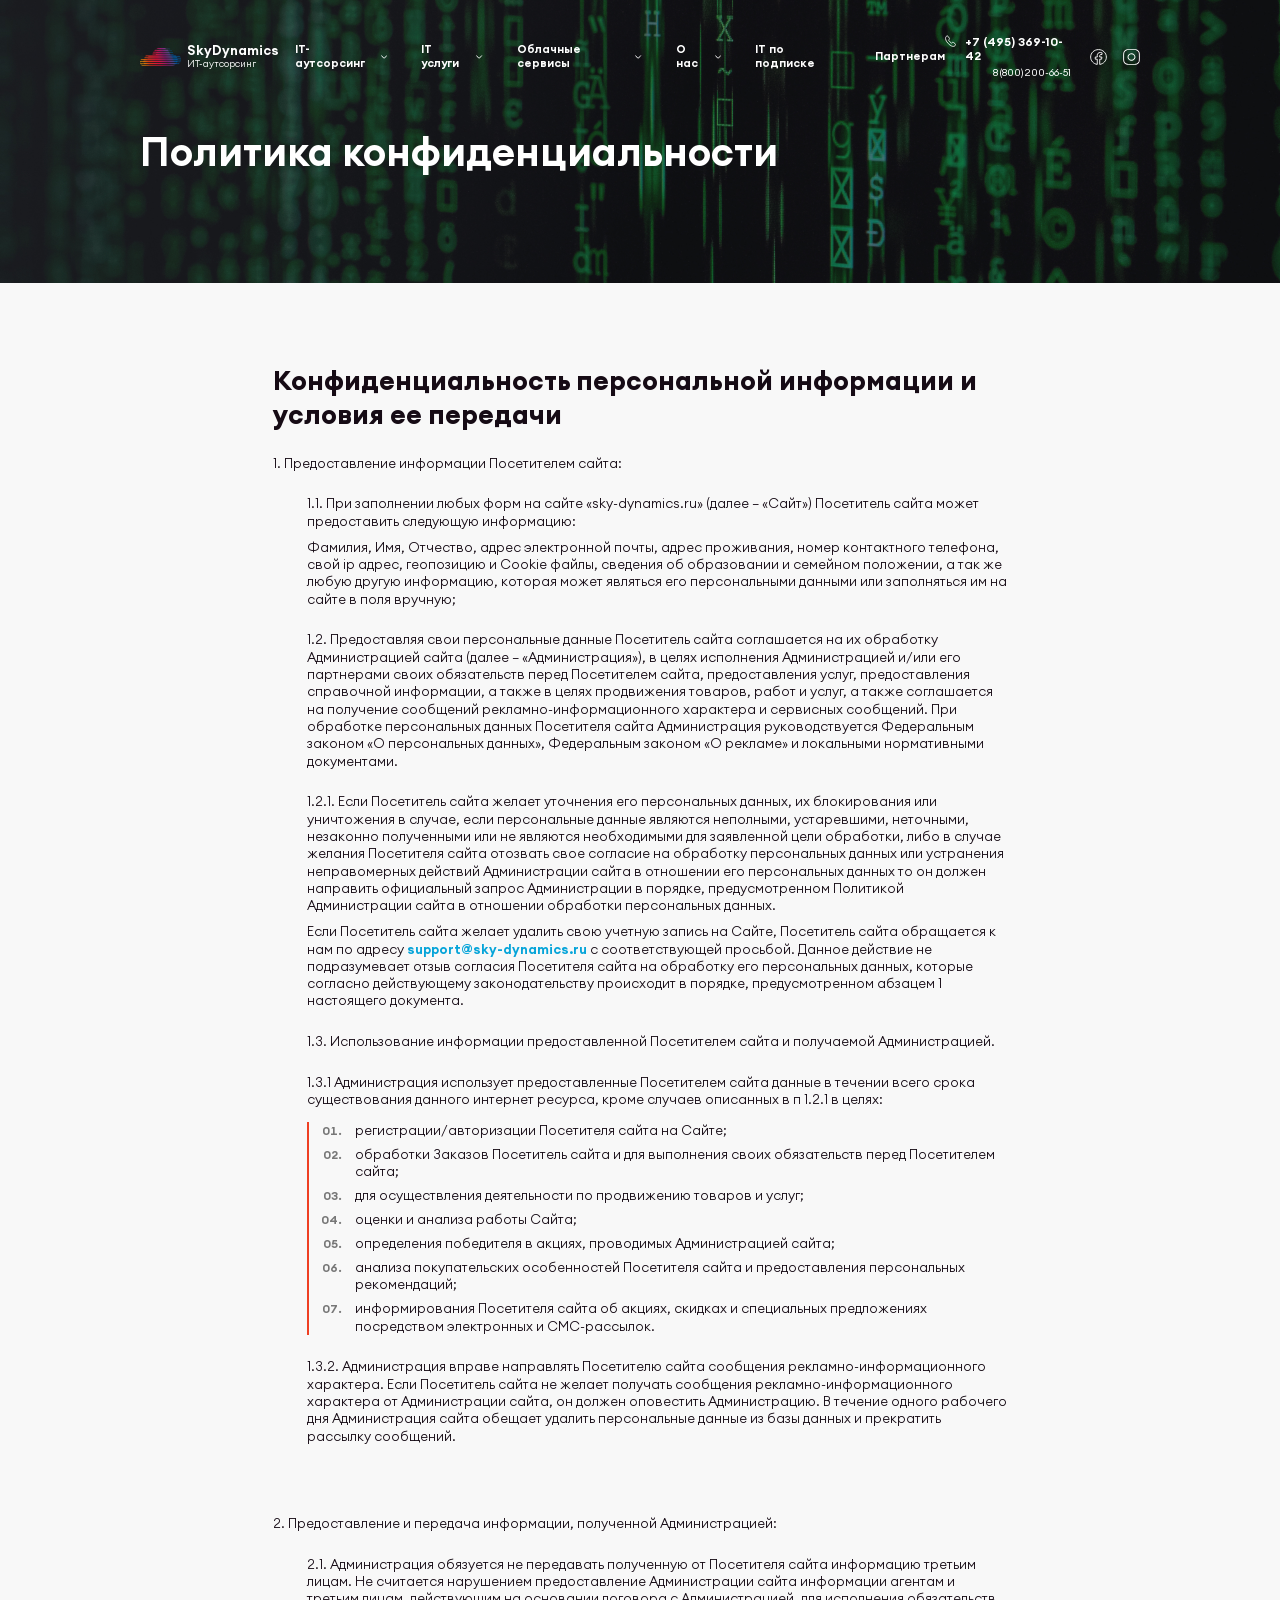
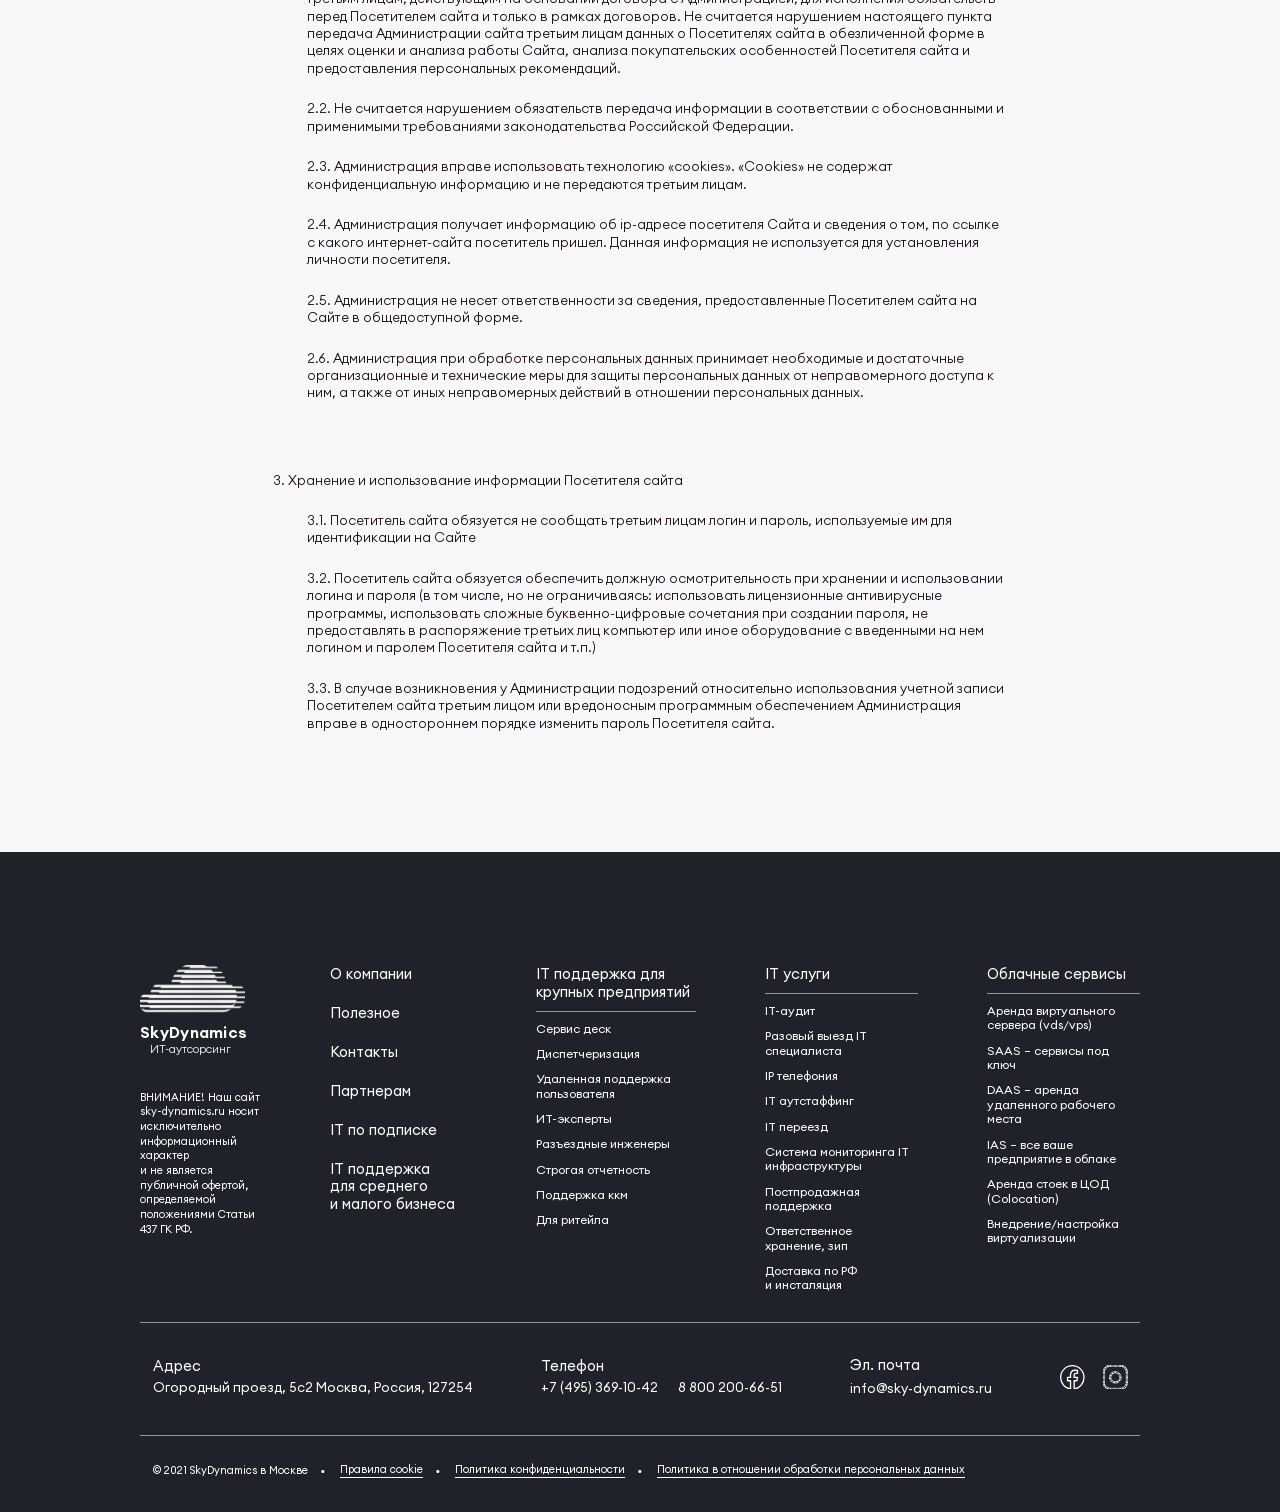
<file: privacy-policy.html>
<!DOCTYPE html>
<html lang="ru">

<head>
    <meta charset="utf-8">
    <meta name="viewport" content="width=device-width, initial-scale=1.0, shrink-to-fit=no">
    <meta name="description" content="another website">
    <link rel="icon" href="img/favicon.ico">
    <link rel="stylesheet" href="css/swiper-bundle.min.css">
    <link href="./css/style.css" rel="stylesheet">
    <title>title</title>
</head>

    <header class="header">
    <div class="container">
        <div class="header__inner">
            <a href="" class="header__burger-menu mobile"></a>

            <a href="" class="header__logo-wrap">
                <div class="header__logo-img">
                    <img src="./img/logo.png" alt="">
                </div>
                <div class="header__logo-name">
                    <div class="header__logo-name-top">SkyDynamics</div>
                    <div class="header__logo-name-down"> ИТ-аутсорсинг</div>
                </div>
            </a>

            <nav class="header__menu">
                <div class="header__mobile-header mobile">
                    <a href="" class="header__logo-wrap">
                        <div class="header__logo-img">
                            <img src="./img/logo.png" alt="">
                        </div>
                        <div class="header__logo-name">
                            <div class="header__logo-name-top">SkyDynamics</div>
                            <div class="header__logo-name-down"> ИТ-аутсорсинг</div>
                        </div>
                    </a>
                    <a class="header__tel mobile" href="tel: +74953691042">
                        <img src="./img/call-calling.svg" alt="">
                    </a>
                </div>
                <ul class="header__menu-list">
                    <li class="header__menu-item">
                        <div class="header__menu-link menu-item-open">
                            <a href="" class="">IT-аутсорсинг</a>
                            <svg width="10" height="6" viewBox="0 0 10 6" fill="none" xmlns="http://www.w3.org/2000/svg">
                                <path d="M9 1L5.70707 4.67453C5.31818 5.10849 4.68182 5.10849 4.29293 4.67453L1 1" stroke="" stroke-width="1.5"
                                      stroke-miterlimit="10" stroke-linecap="round" stroke-linejoin="round" />
                            </svg>
                        </div>
                        <ul class="header__menu-sub-list">
                            <li class="header__menu-sub-item">
                                <a class="header__menu-sub-link" href="">IT поддержка для среднего
                                    и малого бизнеса</a>
                            </li>
                            <li class="header__menu-sub-item">
                                <a class="header__menu-sub-link" href="">IT поддержка для крупных
                                    предприятий</a>
                            </li>
                        </ul>
                    </li>
                    <li class="header__menu-item  ">
                        <div class="header__menu-link menu-item-open">
                            <a href="" class="">IT услуги</a>
                            <svg width="10" height="6" viewBox="0 0 10 6" fill="none" xmlns="http://www.w3.org/2000/svg">
                                <path d="M9 1L5.70707 4.67453C5.31818 5.10849 4.68182 5.10849 4.29293 4.67453L1 1" stroke="" stroke-width="1.5"
                                      stroke-miterlimit="10" stroke-linecap="round" stroke-linejoin="round" />
                            </svg>
                        </div>
                        <ul class="header__menu-sub-list">
                            <li class="header__menu-sub-item">
                                <a class="header__menu-sub-link" href="">IT-аудит</a>
                            </li>
                            <li class="header__menu-sub-item">
                                <a class="header__menu-sub-link" href="">Разовый выезд IT специалиста</a>
                            </li>
                            <li class="header__menu-sub-item">
                                <a class="header__menu-sub-link" href="">IP телефония</a>
                            </li>
                            <li class="header__menu-sub-item">
                                <a class="header__menu-sub-link" href="">IT аутстаффинг</a>
                            </li>
                            <li class="header__menu-sub-item">
                                <a class="header__menu-sub-linkt" href="">IT переезд</a>
                            </li>
                            <li class="header__menu-sub-item">
                                <a class="header__menu-sub-link" href="">Система мониторинга IT инфраструктуры</a>
                            </li>
                            <li class="header__menu-sub-item">
                                <a class="header__menu-sub-link" href="">Ответственное хранение, зип</a>
                            </li>
                            <li class="header__menu-sub-item">
                                <a class="header__menu-sub-link" href="">Доставка по РФ
                                    и нисталляция</a>
                            </li>
                        </ul>
                    </li>

                    <li class="header__menu-item">
                        <div class="header__menu-link menu-item-open">
                            <a href="" class="">Облачные сервисы</a>
                            <svg width="10" height="6" viewBox="0 0 10 6" fill="none" xmlns="http://www.w3.org/2000/svg">
                                <path d="M9 1L5.70707 4.67453C5.31818 5.10849 4.68182 5.10849 4.29293 4.67453L1 1" stroke="" stroke-width="1.5"
                                      stroke-miterlimit="10" stroke-linecap="round" stroke-linejoin="round" />
                            </svg>
                        </div>
                        <ul class="header__menu-sub-list">
                            <li class="header__menu-sub-item">
                                <a class="header__menu-sub-link" href="">Аренда виртуального сервера (vds/vps)</a>
                            </li>
                            <li class="header__menu-sub-item">
                                <a class="header__menu-sub-link" href="">SAAS - сервисы
                                    под ключ</a>
                            </li>
                            <li class="header__menu-sub-item">
                                <a class="header__menu-sub-link" href="">DAAS - аренда удаленного рабочего места</a>
                            </li>
                            <li class="header__menu-sub-item">
                                <a class="header__menu-sub-link" href="">IAS - все ваше предприятие в облаке</a>
                            </li>
                            <li class="header__menu-sub-item">
                                <a class="header__menu-sub-link" href="">Аренда стоек в ЦОД (Colocstion)</a>
                            </li>
                            <li class="header__menu-sub-item">
                                <a class="header__menu-sub-link" href="">Внедрение/настройка виртуализации</a>
                            </li>
                        </ul>
                    </li>

                    <li class="header__menu-item ">
                        <div class="header__menu-link menu-item-open">
                            <a href="" class="">О нас</a>
                            <svg width="10" height="6" viewBox="0 0 10 6" fill="none" xmlns="http://www.w3.org/2000/svg">
                                <path d="M9 1L5.70707 4.67453C5.31818 5.10849 4.68182 5.10849 4.29293 4.67453L1 1" stroke="" stroke-width="1.5"
                                      stroke-miterlimit="10" stroke-linecap="round" stroke-linejoin="round" />
                            </svg>
                        </div>
                        <ul class="header__menu-sub-list">
                            <li class="header__menu-sub-item">
                                <a class="header__menu-sub-link" href="">Полезное</a>
                            </li>
                            <li class="header__menu-sub-item">
                                <a class="header__menu-sub-link" href="">Контакты</a>
                            </li>
                        </ul>
                    </li>
                    <li class="header__menu-item">
                        <a class="header__menu-link" href="">IT по подписке</a>
                    </li>
                    <li class="header__menu-item">
                        <a class="header__menu-link" href="">Партнерам</a>
                    </li>
                </ul>

                <div class="header__social-wrap mobile">
                    <a href="" class="header__social-link">
                        <img src="./img/icon2.svg" alt="">
                    </a>
                    <a href="" class="header__social-link">
                        <img src="./img/instagram.svg" alt="">
                    </a>
                </div>
            </nav>

            <div class="header__contacts">
                <div class="header__tel-wrap desctop">
                    <div class="header__tel-top-wrap">
                        <div class="header__tel-top-img">
                            <img src="./img/icon3.svg" alt="">
                        </div>
                        <a class="header__tel-link" href="tel: +74953691042">+7 (495) 369-10-42</a>
                    </div>
                    <a class="header__tel-down" href="tel: 88002006651">8 (800) 200-66-51</a>
                </div>
                <div class="header__social-wrap desctop">
                    <a href="" class="header__social-link">
                        <img src="./img/icon2.svg" alt="">
                    </a>
                    <a href="" class="header__social-link">
                        <img src="./img/icon.svg" alt="">
                    </a>
                </div>
                <a class="header__tel mobile" href="tel: +74953691042">
                    <img src="./img/call-calling.svg" alt="">
                </a>
            </div>
        </div>
    </div>
</header>

    <main>
        <section class="policy-intro">
            <div class="policy-intro__background">
                <img src="img/privacy-policy-bg1.jpeg" alt="">
            </div>
            <div class="container policy-intro__container">
                <div class="policy-intro__title">
                    Политика конфиденциальности
                </div>
            </div>
        </section>
        <section class="policy-text">
            <article class="container policy-text__container">
                <div class="policy-text__title">
                    Конфиденциальность персональной информации и условия ее передачи
                </div>
                <dl>
                    <dt class="policy-text__sub-block">
                        <p>1. Предоставление информации Посетителем сайта:</p>
                    </dt>
                    <dd class="policy-text__block">
                        <div class="policy-text__sub-block">
                            <p>
                                1.1. При заполнении любых форм на сайте «sky-dynamics.ru» (далее — «Сайт») Посетитель сайта может предоставить следующую информацию:
                            </p>
                            <p>
                                Фамилия, Имя, Отчество, адрес электронной почты, адрес проживания, номер контактного телефона, свой ip адрес, геопозицию и Cookie файлы, сведения об образовании и семейном положении, а так же любую другую информацию, которая может являться его персональными данными или заполняться им на сайте в поля вручную;
                            </p>
                        </div>
                        <div class="policy-text__sub-block">
                            <p>
                                1.2. Предоставляя свои персональные данные Посетитель сайта соглашается на их обработку Администрацией сайта (далее — «Администрация»), в целях исполнения Администрацией
                                и/или его партнерами своих обязательств перед Посетителем сайта, предоставления услуг, предоставления справочной информации, а также в целях продвижения товаров, работ и услуг, а также соглашается на получение сообщений рекламно-информационного характера
                                и сервисных сообщений. При обработке персональных данных Посетителя сайта Администрация руководствуется Федеральным законом «О персональных данных», Федеральным законом «О рекламе» и локальными нормативными документами.
                            </p>
                        </div>
                        <div class="policy-text__sub-block">
                            <p>
                                1.2.1. Если Посетитель сайта желает уточнения его персональных данных, их блокирования или уничтожения в случае, если персональные данные являются неполными, устаревшими, неточными, незаконно полученными или не являются необходимыми для заявленной цели обработки, либо в случае желания Посетителя сайта отозвать свое согласие на обработку персональных данных или устранения неправомерных действий Администрации сайта
                                в отношении его персональных данных то он должен направить официальный запрос Администрации в порядке, предусмотренном Политикой Администрации сайта в отношении обработки персональных данных.
                            </p>
                            <p>
                                Если Посетитель сайта желает удалить свою учетную запись на Сайте, Посетитель сайта обращается к нам по адресу
                                <span class="policy-text--blue policy-text--bold">support@sky-dynamics.ru</span> с соответствующей просьбой. Данное действие не подразумевает отзыв согласия Посетителя сайта на обработку его персональных данных, которые согласно действующему законодательству происходит в порядке, предусмотренном абзацем 1 настоящего документа.
                            </p>
                        </div>
                        <div class="policy-text__sub-block">
                            <p>
                                1.3. Использование информации предоставленной Посетителем сайта и получаемой Администрацией.
                            </p>
                        </div>
                        <div class="policy-text__sub-block">
                            <p>
                                1.3.1 Администрация использует предоставленные Посетителем сайта данные в течении всего срока существования данного интернет ресурса, кроме случаев описанных в п 1.2.1 в целях:
                            </p>
                            <ol>
                                <li>
                                    регистрации/авторизации Посетителя сайта на Сайте;
                                </li>
                                <li>
                                    обработки Заказов Посетитель сайта и для выполнения своих обязательств перед Посетителем сайта;
                                </li>
                                <li>
                                    для осуществления деятельности по продвижению товаров и услуг;
                                </li>
                                <li>
                                    оценки и анализа работы Сайта;
                                </li>
                                <li>
                                    определения победителя в акциях, проводимых Администрацией сайта;
                                </li>
                                <li>
                                    анализа покупательских особенностей Посетителя сайта и предоставления персональных рекомендаций;
                                </li>
                                <li>
                                    информирования Посетителя сайта об акциях, скидках и специальных предложениях посредством электронных и СМС-рассылок.
                                </li>
                            </ol>
                        </div>
                        <div class="policy-text__sub-block">
                            <p>
                                1.3.2. Администрация вправе направлять Посетителю сайта сообщения рекламно-информационного характера. Если Посетитель сайта не желает получать сообщения рекламно-информационного характера от Администрации сайта, он должен оповестить Администрацию. В течение одного рабочего дня Администрация сайта обещает удалить персональные данные из базы данных и прекратить рассылку сообщений.
                            </p>
                        </div>
                    </dd>
                    <dt class="policy-text__sub-block">
                        <p>2. Предоставление и передача информации, полученной Администрацией:</p>
                    </dt>
                    <dd class="policy-text__block">
                        <div class="policy-text__sub-block">
                            <p>
                                2.1. Администрация обязуется не передавать полученную от Посетителя сайта информацию третьим лицам. Не считается нарушением предоставление Администрации сайта информации агентам и третьим лицам, действующим на основании договора с Администрацией,
                                для исполнения обязательств перед Посетителем сайта и только в рамках договоров.
                                Не считается нарушением настоящего пункта передача Администрации сайта третьим лицам данных о Посетителях сайта в обезличенной форме в целях оценки и анализа работы Сайта, анализа покупательских особенностей Посетителя сайта и предоставления персональных рекомендаций.
                            </p>
                        </div>
                        <div class="policy-text__sub-block">
                            <p>
                                2.2. Не считается нарушением обязательств передача информации в соответствии
                                с обоснованными и применимыми требованиями законодательства Российской Федерации.
                            </p>
                        </div>
                        <div class="policy-text__sub-block">
                            <p>
                                2.3. Администрация вправе использовать технологию «cookies». «Cookies» не содержат конфиденциальную информацию и не передаются третьим лицам.
                            </p>
                        </div>
                        <div class="policy-text__sub-block">
                            <p>
                                2.4. Администрация получает информацию об ip-адресе посетителя Сайта и сведения о том,
                                по ссылке с какого интернет-сайта посетитель пришел. Данная информация не используется для установления личности посетителя.
                            </p>
                        </div>
                        <div class="policy-text__sub-block">
                            <p>
                                2.5. Администрация не несет ответственности за сведения, предоставленные Посетителем сайта на Сайте в общедоступной форме.
                            </p>
                        </div>
                        <div class="policy-text__sub-block">
                            <p>
                                2.6. Администрация при обработке персональных данных принимает необходимые
                                и достаточные организационные и технические меры для защиты персональных данных
                                от неправомерного доступа к ним, а также от иных неправомерных действий в отношении персональных данных.
                            </p>
                        </div>
                    </dd>
                    <dt class="policy-text__sub-block">
                        <p>3. Хранение и использование информации Посетителя сайта</p>
                    </dt>
                    <dd class="policy-text__block">
                        <div class="policy-text__sub-block">
                            <p>
                                3.1. Посетитель сайта обязуется не сообщать третьим лицам логин и пароль, используемые
                                им для идентификации на Сайте
                            </p>
                        </div>
                        <div class="policy-text__sub-block">
                            <p>
                                3.2. Посетитель сайта обязуется обеспечить должную осмотрительность при хранении
                                и использовании логина и пароля (в том числе, но не ограничиваясь: использовать лицензионные антивирусные программы, использовать сложные буквенно-цифровые сочетания при создании пароля, не предоставлять в распоряжение третьих лиц компьютер
                                или иное оборудование с введенными на нем логином и паролем Посетителя сайта и т.п.)
                            </p>
                        </div>
                        <div class="policy-text__sub-block">
                            <p>
                                3.3. В случае возникновения у Администрации подозрений относительно использования учетной записи Посетителем сайта третьим лицом или вредоносным программным обеспечением Администрация вправе в одностороннем порядке изменить пароль Посетителя сайта.
                            </p>
                        </div>
                    </dd>
                </dl>
            </article>
        </section>
    </main>

    <footer class="footer">
    <div class="container">
        <div class="footer__inner">
            <div class="footer__nav-block">
                <div class="footer__logo-danger">
                    <a href="" class="footer__logo-wrap">
                        <div class="footer__logo-img">
                            <img src="./img/logo-white.png" alt="">
                        </div>
                        <div class="footer__logo-company-top">SkyDynamics</div>
                        <div class="footer__logo-company-down">ИТ-аутсорсинг</div>
                    </a>
                    <div class="footer__danger"><span>ВНИМАНИЕ!</span> Наш сайт
                        sky-dynamics.ru носит исключительно информационный характер
                        и&nbsp;не&nbsp;является публичной офертой,
                        определяемой положениями Статьи 437 ГК РФ.
                    </div>
                </div>

                <div class="footer__menu main-menu">
                    <ul class="footer__list">
                        <li class="footer__item">
                            <a class="footer__link" href="">О компании</a>
                        </li>
                        <li class="footer__item">
                            <a class="footer__link" href="">Полезное</a>
                        </li>
                        <li class="footer__item">
                            <a class="footer__link" href="">Контакты</a>
                        </li>
                        <li class="footer__item">
                            <a class="footer__link" href="">Партнерам</a>
                        </li>
                        <li class="footer__item">
                            <a class="footer__link" href="">IT по подписке</a>
                        </li>
                        <li class="footer__item">
                            <a class="footer__link" href="">IT поддержка для&nbsp;среднего и&nbsp;малого бизнеса</a>
                        </li>
                    </ul>
                </div>

                <div class="footer__menu support-menu">
                    <div class="footer__menu-title">IT поддержка для крупных предприятий</div>
                    <ul class="footer__list">
                        <li class="footer__item">
                            <a class="footer__link" href="">Сервис деск</a>
                        </li>
                        <li class="footer__item">
                            <a class="footer__link" href="">Диспетчеризация</a>
                        </li>
                        <li class="footer__item">
                            <a class="footer__link" href="">Удаленная поддержка пользователя</a>
                        </li>
                        <li class="footer__item">
                            <a class="footer__link" href="">ИТ-эксперты</a>
                        </li>
                        <li class="footer__item">
                            <a class="footer__link" href="">Разъездные инженеры</a>
                        </li>
                        <li class="footer__item">
                            <a class="footer__link" href="">Строгая отчетность</a>
                        </li>
                        <li class="footer__item">
                            <a class="footer__link" href="">Поддержка ккм</a>
                        </li>
                        <li class="footer__item">
                            <a class="footer__link" href="">Для ритейла</a>
                        </li>
                    </ul>
                </div>

                <div class="footer__menu service-menu">
                    <div class="footer__menu-title">IT услуги</div>
                    <ul class="footer__list">
                        <li class="footer__item">
                            <a class="footer__link" href="">IT-аудит</a>
                        </li>
                        <li class="footer__item">
                            <a class="footer__link" href="">Разовый выезд IT специалиста</a>
                        </li>
                        <li class="footer__item">
                            <a class="footer__link" href="">IP телефония</a>
                        </li>
                        <li class="footer__item">
                            <a class="footer__link" href="">IT аутстаффинг</a>
                        </li>
                        <li class="footer__item">
                            <a class="footer__link" href="">IT переезд</a>
                        </li>
                        <li class="footer__item">
                            <a class="footer__link" href="">Система мониторинга IT инфраструктуры</a>
                        </li>
                        <li class="footer__item">
                            <a class="footer__link" href="">Постпродажная поддержка</a>
                        </li>
                        <li class="footer__item">
                            <a class="footer__link" href="">Ответственное
                                хранение,&nbsp;зип</a>
                        </li>
                        <li class="footer__item">
                            <a class="footer__link" href="">Доставка по РФ
                                и&nbsp;инсталяция</a>
                        </li>
                    </ul>
                </div>

                <div class="footer__menu cloud-menu">
                    <div class="footer__menu-title">Облачные сервисы</div>
                    <ul class="footer__list">
                        <li class="footer__item">
                            <a class="footer__link" href="">Аренда виртуального сервера (vds/vps)</a>
                        </li>
                        <li class="footer__item">
                            <a class="footer__link" href="">SAAS – сервисы под ключ</a>
                        </li>
                        <li class="footer__item">
                            <a class="footer__link" href="">DAAS – аренда удаленного рабочего места</a>
                        </li>
                        <li class="footer__item">
                            <a class="footer__link" href="">IAS – все ваше предприятие в облаке</a>
                        </li>
                        <li class="footer__item">
                            <a class="footer__link" href="">Аренда стоек в ЦОД (Colocation)</a>
                        </li>
                        <li class="footer__item">
                            <a class="footer__link" href="">Внедрение/настройка виртуализации</a>
                        </li>
                    </ul>
                </div>
            </div>
            <div class="footer__contacts">
                <div class="footer__address-wrap">
                    <div class="footer__address-name">Адрес</div>
                    <div class="footer__address">Огородный проезд, 5с2 Москва, Россия, 127254</div>
                </div>
                <div class="footer__phone-wrap">
                    <div class="footer__phone-name">Телефон</div>
                    <div class="footer__phons">
                        <a href="" class="footer__phone">+7 (495) 369-10-42</a>
                        <a href="" class="footer__phone">8 800 200-66-51</a>
                    </div>
                </div>
                <div class="footer__email-wrap">
                    <div class="footer__email-name">Эл. почта</div>
                    <a href="" class="footer__email">info@sky-dynamics.ru</a>
                </div>
                <div class="footer__social-wrap">
                    <a class="footer__social" href="">
                        <svg width="37" height="37" viewBox="0 0 37 37" fill="none" xmlns="http://www.w3.org/2000/svg">
                            <path
                                    d="M36 18.6069C36 8.88289 28.165 1 18.5 1C8.83501 1 1 8.88289 1 18.6069C1 27.3949 7.39946 34.6791 15.7656 36V23.6965H11.3223V18.6069H15.7656V14.7279C15.7656 10.3152 18.3783 7.87771 22.3756 7.87771C24.2897 7.87771 26.293 8.2216 26.293 8.2216V12.5546H24.0863C21.9125 12.5546 21.2344 13.9119 21.2344 15.3056V18.6069H26.0879L25.312 23.6965H21.2344V36C29.6005 34.6791 36 27.3949 36 18.6069Z"
                                    stroke="" stroke-width="2" stroke-linejoin="round" />
                        </svg>
                    </a>
                    <a class="footer__social" href="">
                        <svg width="37" height="37" viewBox="0 0 37 37" fill="none" xmlns="http://www.w3.org/2000/svg">
                            <path
                                    d="M11.29 1.105L11.3097 2.10481L11.328 2.10445L11.3462 2.10342L11.29 1.105ZM25.71 1.105L25.6538 2.10342L25.672 2.10445L25.6903 2.10481L25.71 1.105ZM29.9683 1.92167L29.6168 2.85784L29.6182 2.85837L29.9683 1.92167ZM33.06 3.94L32.3433 4.63742L32.3528 4.64717L32.3626 4.65666L33.06 3.94ZM35.0783 7.03167L34.1416 7.3818L34.1422 7.38322L35.0783 7.03167ZM35.895 11.29L34.8952 11.3097L34.8955 11.328L34.8966 11.3462L35.895 11.29ZM35.895 25.71L34.8966 25.6538L34.8955 25.672L34.8952 25.6903L35.895 25.71ZM35.0783 29.9683L36.0102 30.3313L36.0145 30.3199L35.0783 29.9683ZM33.0598 33.0598L33.7669 33.7669L33.7669 33.7669L33.0598 33.0598ZM29.9683 35.0783L30.3199 36.0146L30.3313 36.0101L29.9683 35.0783ZM25.71 35.895L25.6903 34.8952L25.672 34.8955L25.6538 34.8966L25.71 35.895ZM11.29 35.895L11.3337 34.896L11.3217 34.8954L11.3097 34.8952L11.29 35.895ZM7.03167 35.0783L7.38322 34.1422L7.3818 34.1416L7.03167 35.0783ZM3.94 33.06L4.65666 32.3626L4.64717 32.3528L4.63742 32.3433L3.94 33.06ZM1.92167 29.9683L2.85837 29.6182L2.85784 29.6168L1.92167 29.9683ZM1.105 25.71L2.10481 25.6903L2.10445 25.672L2.10342 25.6538L1.105 25.71ZM1.105 11.29L2.10342 11.3462L2.10445 11.328L2.10481 11.3097L1.105 11.29ZM1.92167 7.03167L2.85784 7.38322L2.85837 7.3818L1.92167 7.03167ZM3.94 3.94L4.63742 4.65666L4.64717 4.64717L4.65666 4.63742L3.94 3.94ZM7.03167 1.92167L7.3818 2.85837L7.38322 2.85784L7.03167 1.92167ZM14.2221 12.0977L14.7777 12.9292L14.2221 12.0977ZM23.9447 13.0553L24.6518 12.3482H24.6518L23.9447 13.0553ZM21.4467 25.6139L21.064 24.69H21.064L21.4467 25.6139ZM16.9978 26.052L17.1929 25.0713L16.9978 26.052ZM10.948 20.0022L9.96717 20.1973L10.948 20.0022ZM11.3861 15.5533L12.31 15.936V15.936L11.3861 15.5533ZM18.5 0C13.7576 0 13.1336 -0.000284791 11.2338 0.106578L11.3462 2.10342C13.1797 2.00028 13.7458 2 18.5 2V0ZM25.7662 0.106578C23.8664 -0.000284791 23.2424 0 18.5 0V2C23.2542 2 23.8203 2.00028 25.6538 2.10342L25.7662 0.106578ZM30.3199 0.985498C28.8508 0.433841 27.2986 0.136159 25.7297 0.105195L25.6903 2.10481C27.0323 2.13129 28.3601 2.38594 29.6168 2.85784L30.3199 0.985498ZM33.7767 3.24258C32.8048 2.2439 31.6238 1.47289 30.3185 0.984968L29.6182 2.85837C30.6468 3.24286 31.5775 3.85043 32.3433 4.63742L33.7767 3.24258ZM36.015 6.68153C35.5271 5.37622 34.7561 4.1952 33.7574 3.22334L32.3626 4.65666C33.1496 5.42252 33.7571 6.35319 34.1416 7.3818L36.015 6.68153ZM36.8948 11.2703C36.8638 9.70136 36.5662 8.14916 36.0145 6.68012L34.1422 7.38322C34.6141 8.63987 34.8687 9.96766 34.8952 11.3097L36.8948 11.2703ZM37 18.5C37 13.7576 37.0003 13.1336 36.8934 11.2338L34.8966 11.3462C34.9997 13.1797 35 13.7458 35 18.5H37ZM36.8934 25.7662C37.0003 23.8664 37 23.2424 37 18.5H35C35 23.2542 34.9997 23.8203 34.8966 25.6538L36.8934 25.7662ZM36.0145 30.3199C36.5662 28.8508 36.8638 27.2986 36.8948 25.7297L34.8952 25.6903C34.8687 27.0323 34.6141 28.3601 34.1422 29.6168L36.0145 30.3199ZM33.7669 33.7669C34.7445 32.7894 35.5083 31.6195 36.0101 30.3313L34.1465 29.6054C33.7453 30.6355 33.1344 31.571 32.3527 32.3527L33.7669 33.7669ZM30.3313 36.0101C31.6195 35.5083 32.7894 34.7445 33.7669 33.7669L32.3527 32.3527C31.571 33.1344 30.6355 33.7453 29.6054 34.1465L30.3313 36.0101ZM25.7297 36.8948C27.2986 36.8638 28.8508 36.5662 30.3199 36.0145L29.6168 34.1422C28.3601 34.6141 27.0323 34.8687 25.6903 34.8952L25.7297 36.8948ZM18.5 37C23.2424 37 23.8664 37.0003 25.7662 36.8934L25.6538 34.8966C23.8203 34.9997 23.2542 35 18.5 35V37ZM11.2463 36.894C13.1338 36.9766 13.7452 37 18.5 37V35C13.7581 35 13.1795 34.9767 11.3337 34.896L11.2463 36.894ZM6.68012 36.0145C8.14916 36.5662 9.70136 36.8638 11.2703 36.8948L11.3097 34.8952C9.96766 34.8687 8.63987 34.6141 7.38322 34.1422L6.68012 36.0145ZM3.22334 33.7574C4.1952 34.7561 5.37622 35.5271 6.68153 36.015L7.3818 34.1416C6.35319 33.7571 5.42252 33.1496 4.65666 32.3626L3.22334 33.7574ZM0.984968 30.3185C1.47289 31.6238 2.2439 32.8048 3.24258 33.7767L4.63742 32.3433C3.85043 31.5775 3.24286 30.6468 2.85837 29.6182L0.984968 30.3185ZM0.105195 25.7297C0.136159 27.2986 0.433841 28.8508 0.985498 30.3199L2.85784 29.6168C2.38594 28.3601 2.13129 27.0323 2.10481 25.6903L0.105195 25.7297ZM0 18.5C0 23.2424 -0.000284791 23.8664 0.106578 25.7662L2.10342 25.6538C2.00028 23.8203 2 23.2542 2 18.5H0ZM0.106578 11.2338C-0.000284791 13.1336 0 13.7576 0 18.5H2C2 13.7458 2.00028 13.1797 2.10342 11.3462L0.106578 11.2338ZM0.985498 6.68012C0.433841 8.14916 0.136159 9.70136 0.105195 11.2703L2.10481 11.3097C2.13129 9.96766 2.38594 8.63987 2.85784 7.38322L0.985498 6.68012ZM3.24258 3.22334C2.2439 4.1952 1.47289 5.37622 0.984968 6.68153L2.85837 7.3818C3.24286 6.35319 3.85043 5.42252 4.63742 4.65666L3.24258 3.22334ZM6.68153 0.984968C5.37622 1.47289 4.1952 2.2439 3.22334 3.24258L4.65666 4.63742C5.42252 3.85043 6.35319 3.24286 7.3818 2.85837L6.68153 0.984968ZM11.2703 0.105195C9.70136 0.136159 8.14916 0.433841 6.68012 0.985498L7.38322 2.85784C8.63987 2.38594 9.96766 2.13129 11.3097 2.10481L11.2703 0.105195ZM18.5 9.8C16.7793 9.8 15.0972 10.3102 13.6665 11.2662L14.7777 12.9292C15.8795 12.1929 17.1749 11.8 18.5 11.8V9.8ZM24.6518 12.3482C23.0203 10.7166 20.8074 9.8 18.5 9.8V11.8C20.277 11.8 21.9811 12.5059 23.2376 13.7624L24.6518 12.3482ZM27.2 18.5C27.2 16.1926 26.2834 13.9797 24.6518 12.3482L23.2376 13.7624C24.4941 15.0189 25.2 16.723 25.2 18.5H27.2ZM25.7338 23.3335C26.6898 21.9028 27.2 20.2207 27.2 18.5H25.2C25.2 19.8251 24.8071 21.1205 24.0708 22.2223L25.7338 23.3335ZM21.8293 26.5377C23.4191 25.8793 24.7778 24.7642 25.7338 23.3335L24.0708 22.2223C23.3346 23.3241 22.2882 24.1829 21.064 24.69L21.8293 26.5377ZM16.8027 27.0328C18.4903 27.3685 20.2396 27.1962 21.8293 26.5377L21.064 24.69C19.8397 25.1971 18.4926 25.3298 17.1929 25.0713L16.8027 27.0328ZM12.3482 24.6518C13.5649 25.8685 15.1151 26.6971 16.8027 27.0328L17.1929 25.0713C15.8932 24.8127 14.6994 24.1746 13.7624 23.2376L12.3482 24.6518ZM9.96717 20.1973C10.3029 21.8849 11.1315 23.4351 12.3482 24.6518L13.7624 23.2376C12.8254 22.3006 12.1873 21.1068 11.9287 19.8071L9.96717 20.1973ZM10.4623 15.1707C9.80377 16.7604 9.63148 18.5096 9.96717 20.1973L11.9287 19.8071C11.6702 18.5074 11.8029 17.1603 12.31 15.936L10.4623 15.1707ZM13.6665 11.2662C12.2358 12.2222 11.1207 13.5809 10.4623 15.1707L12.31 15.936C12.8171 14.7118 13.6759 13.6654 14.7777 12.9292L13.6665 11.2662Z"
                                    fill="" />
                        </svg>
                    </a>
                </div>
            </div>
            <div class="footer__bottom">
                <div class="footer__small">© 2021 SkyDynamics в Москве</div>
                <a href="" class="footer__small">Правила cookie</a>
                <a href="" class="footer__small">Политика конфиденциальности</a>
                <a href="" class="footer__small">Политика в отношении обработки персональных данных</a>
            </div>
        </div>
    </div>
</footer>

<script defer src="js/swiper-bundle.min.js"></script>
<script defer src="js/jquery-3.5.1.min.js"></script>
<script defer src="js/main.js"></script>
<body>

</body>
</html>
</file>
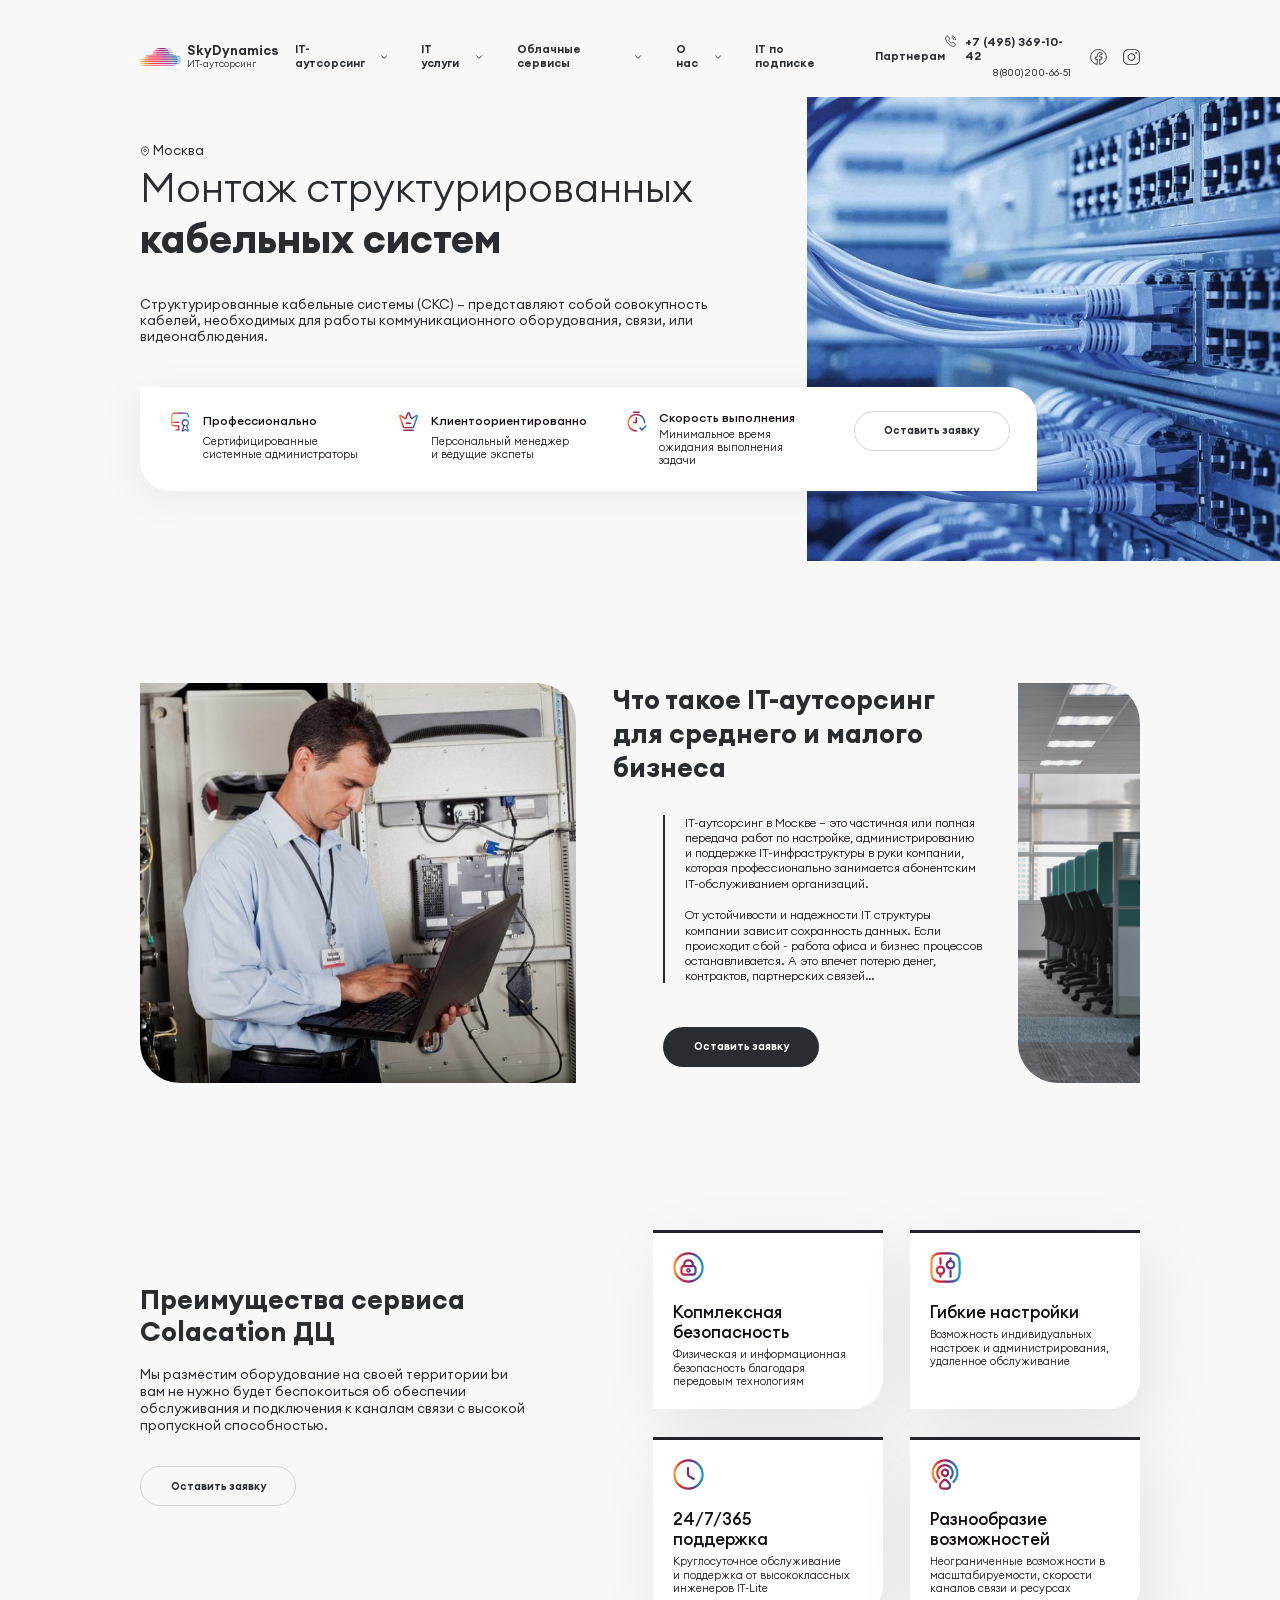
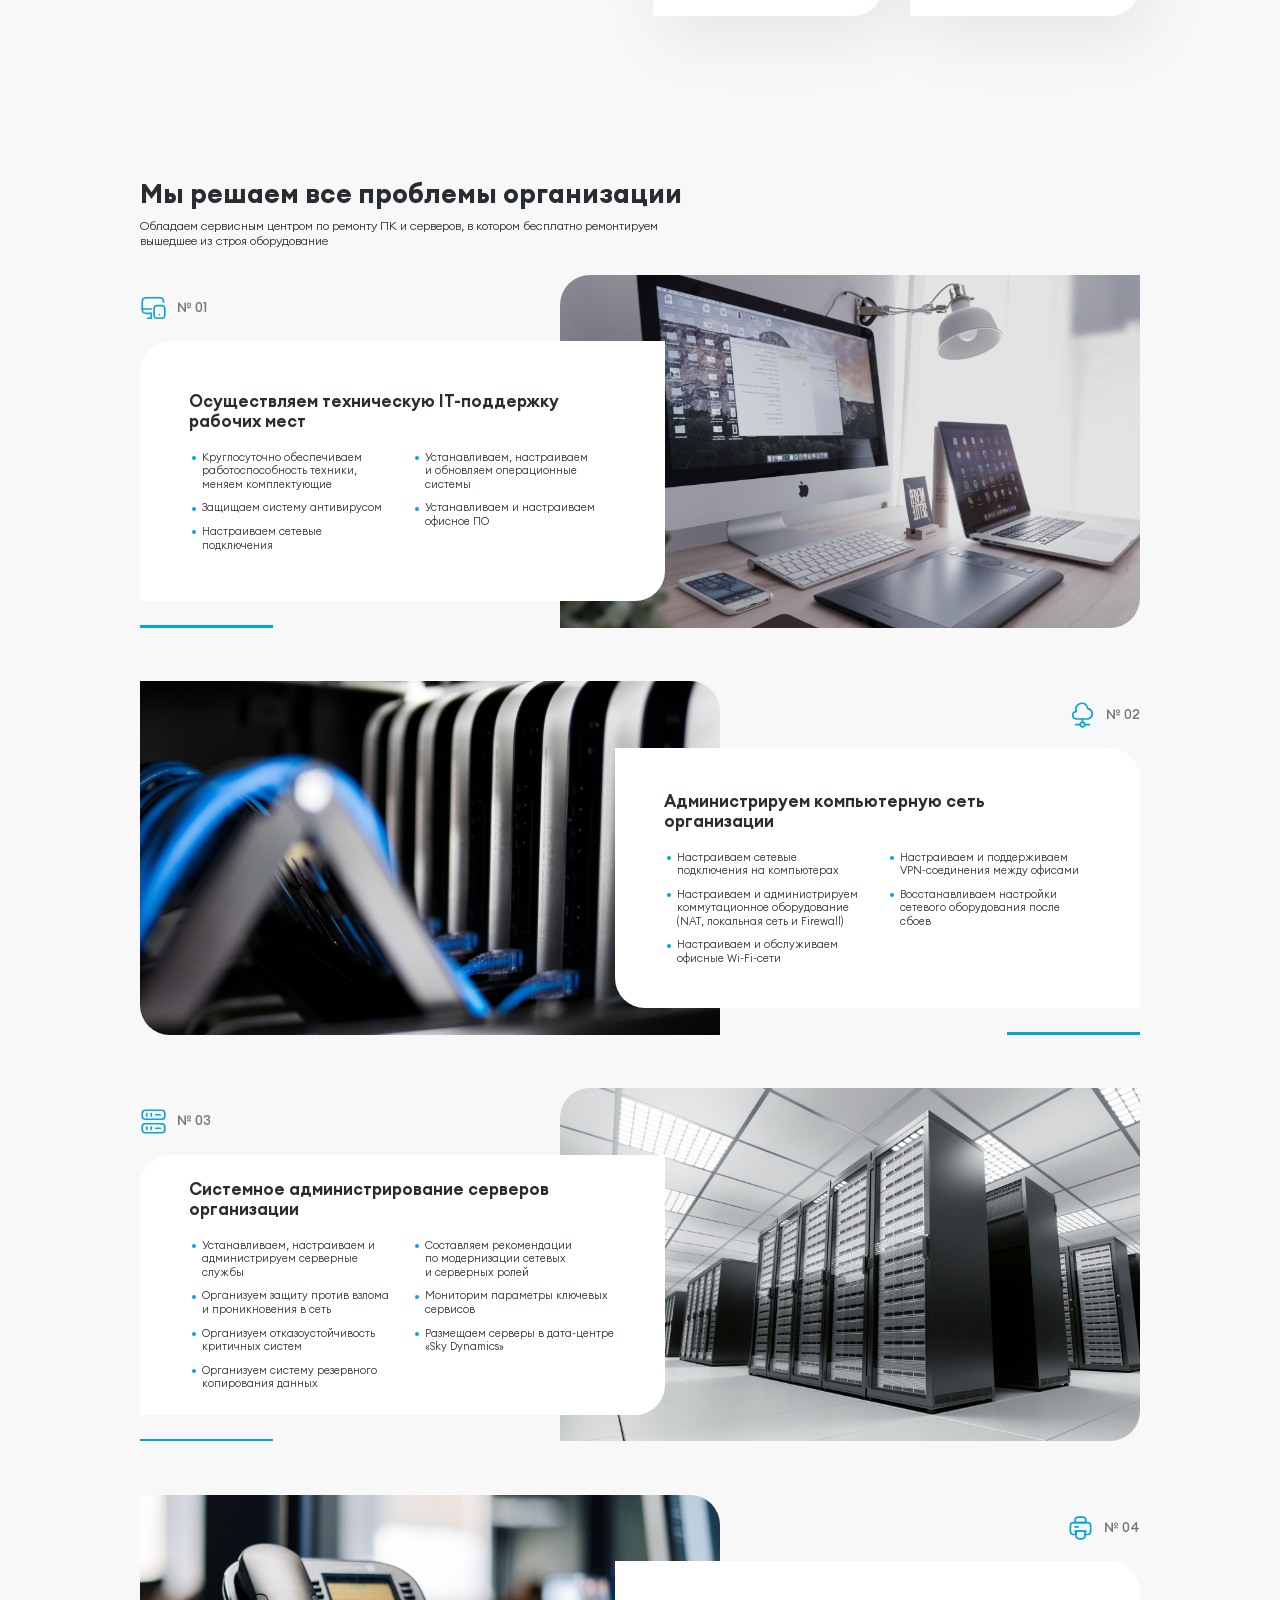
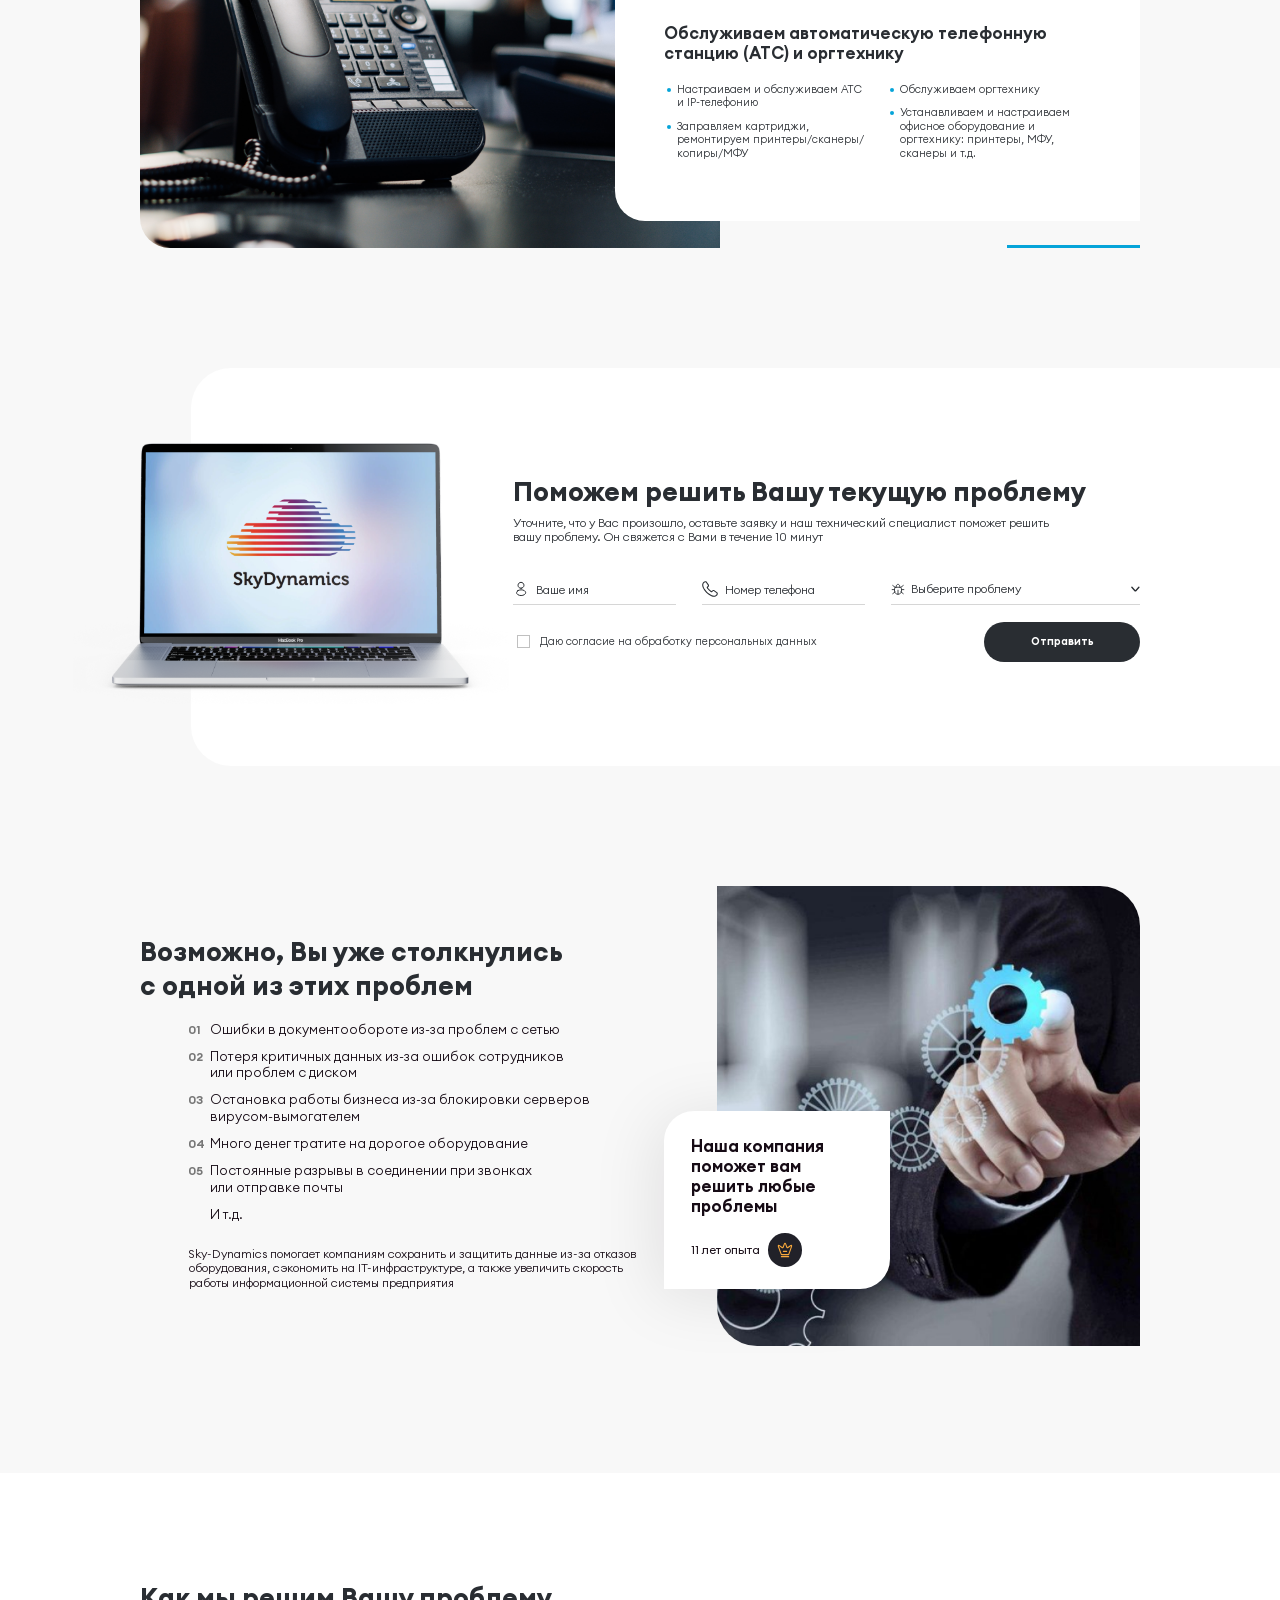
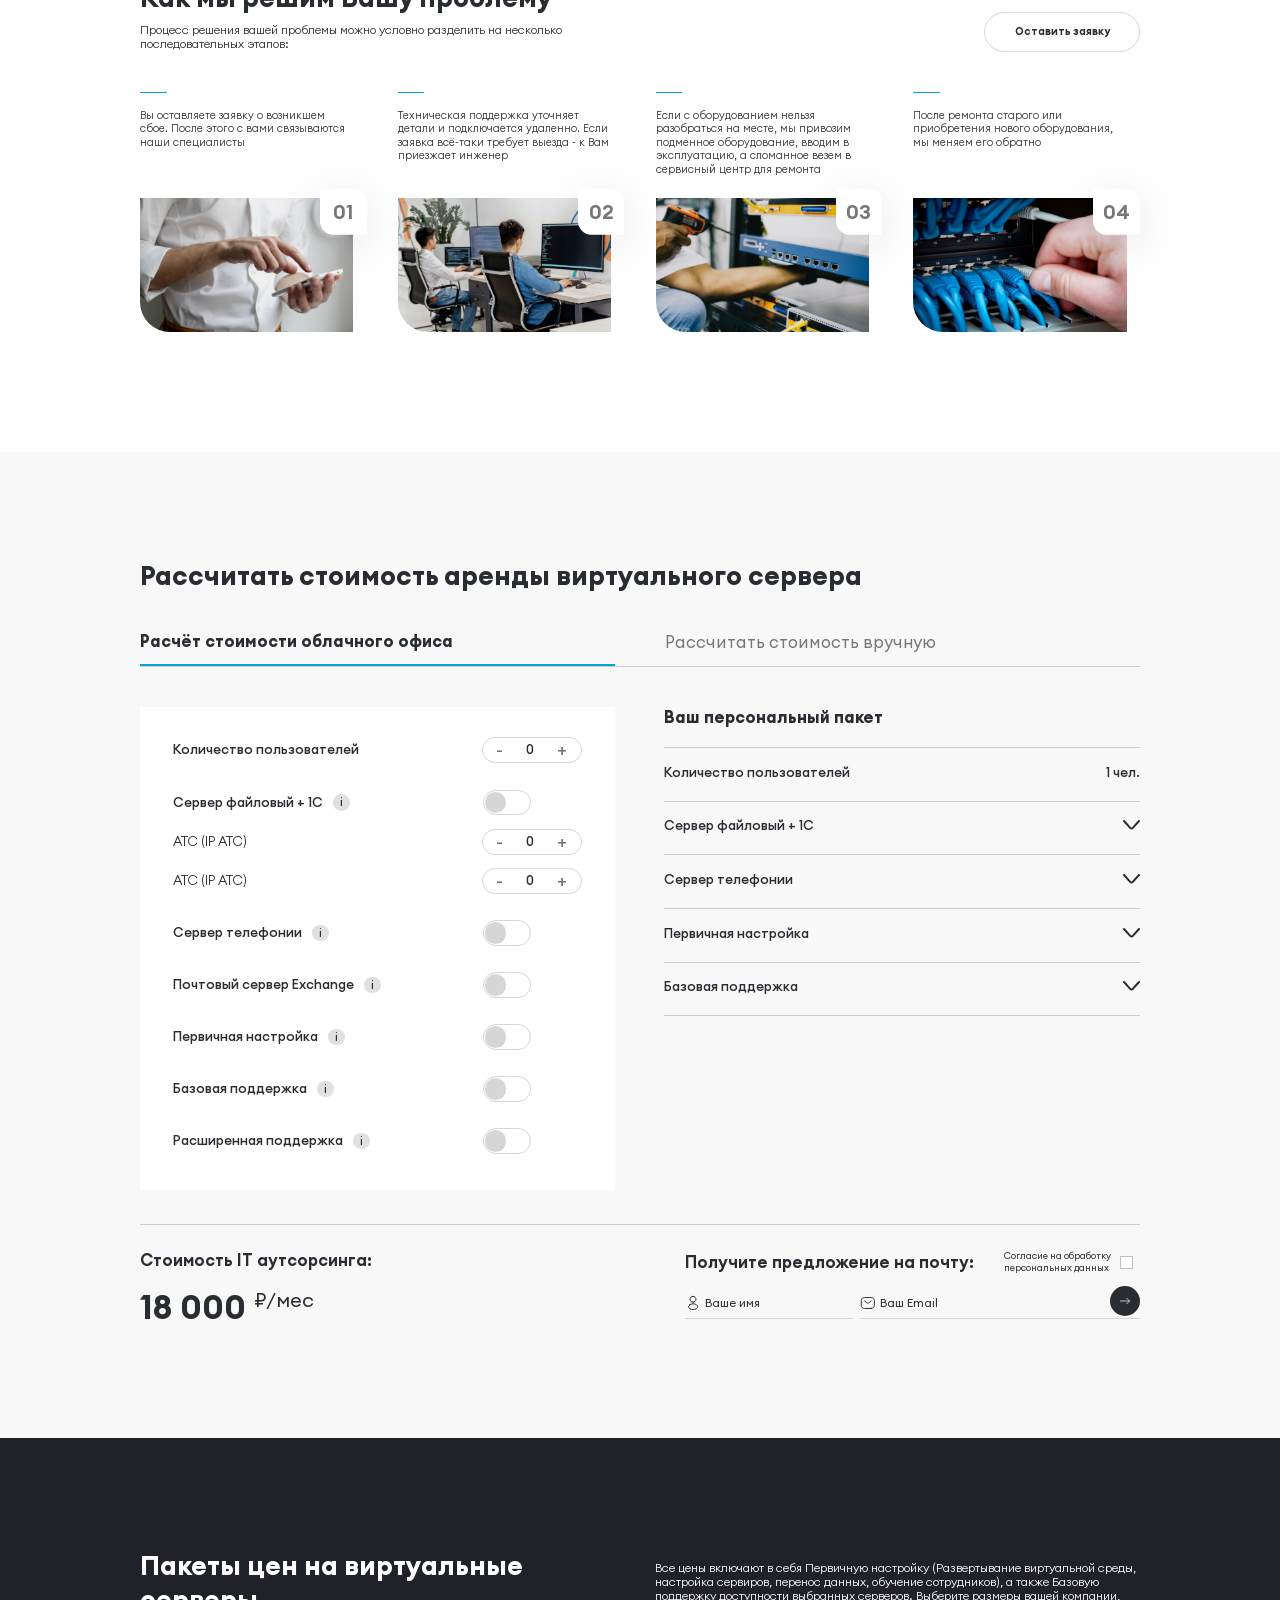
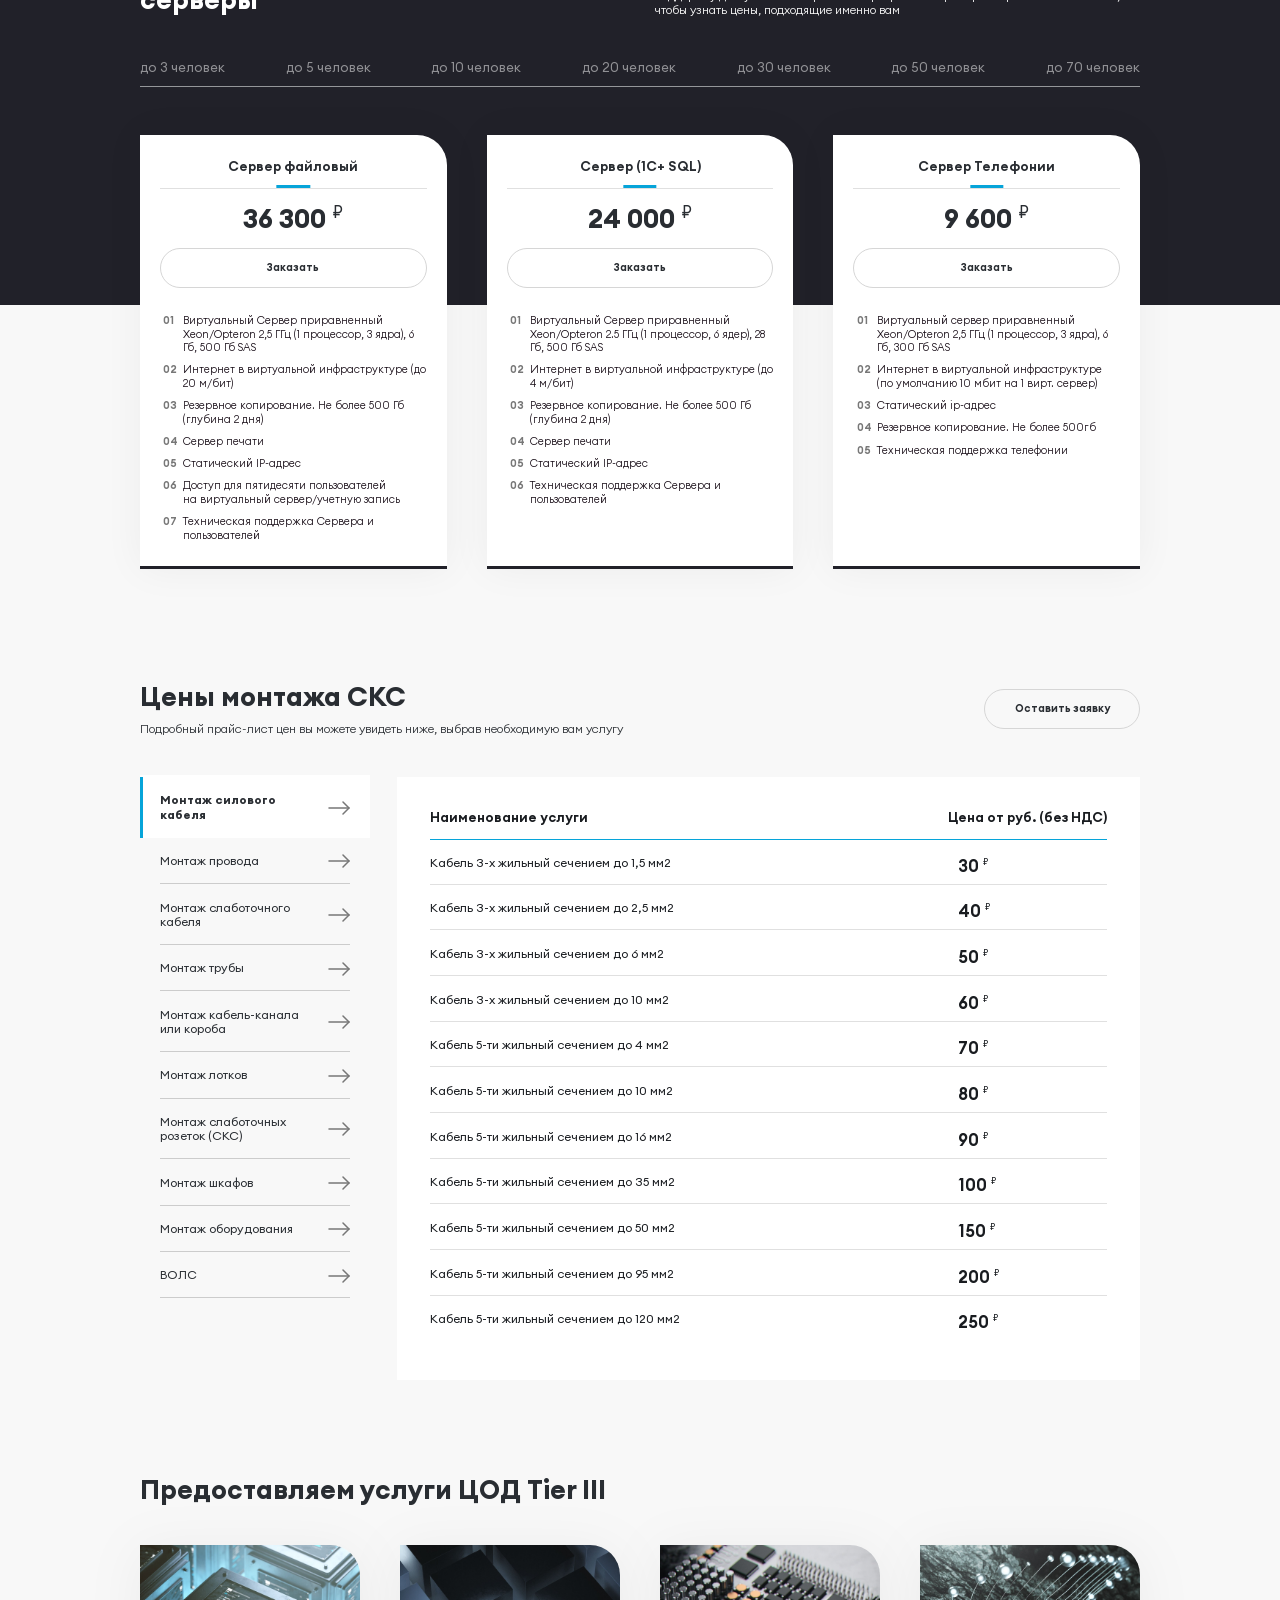
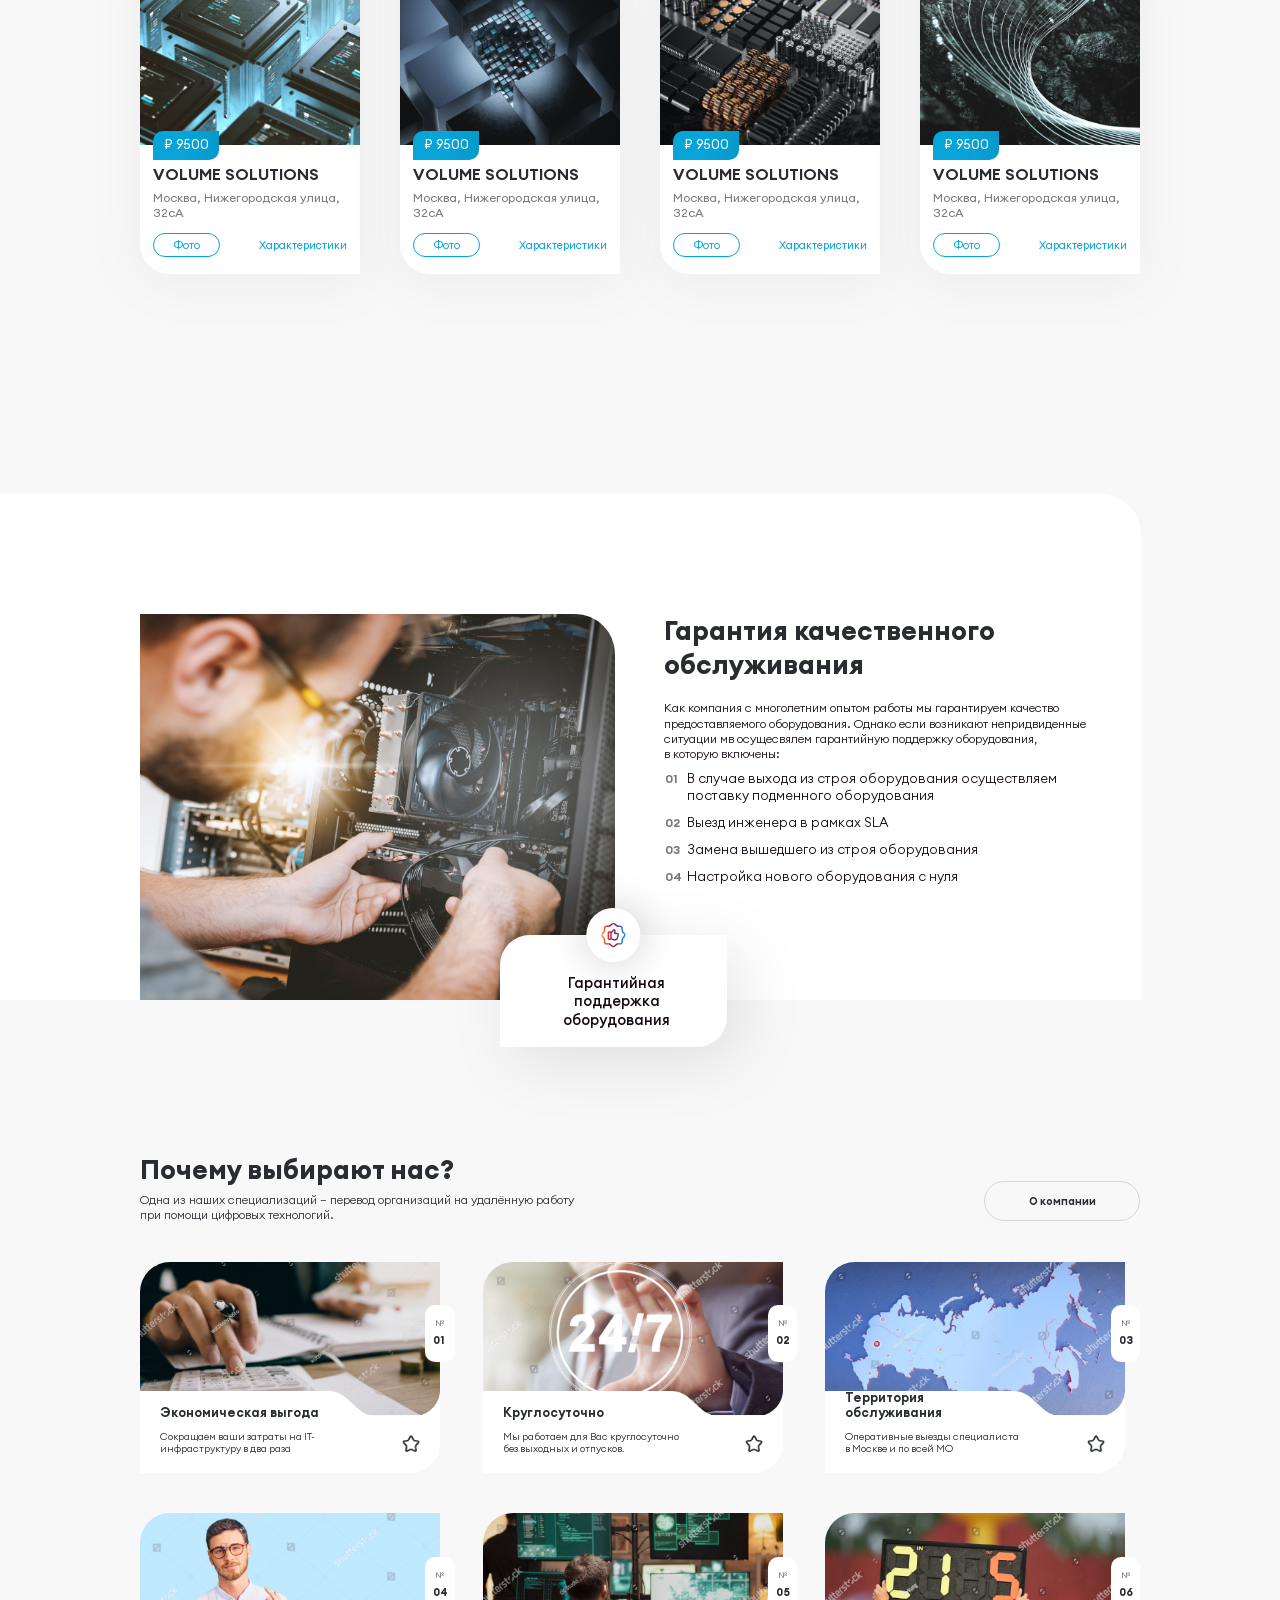
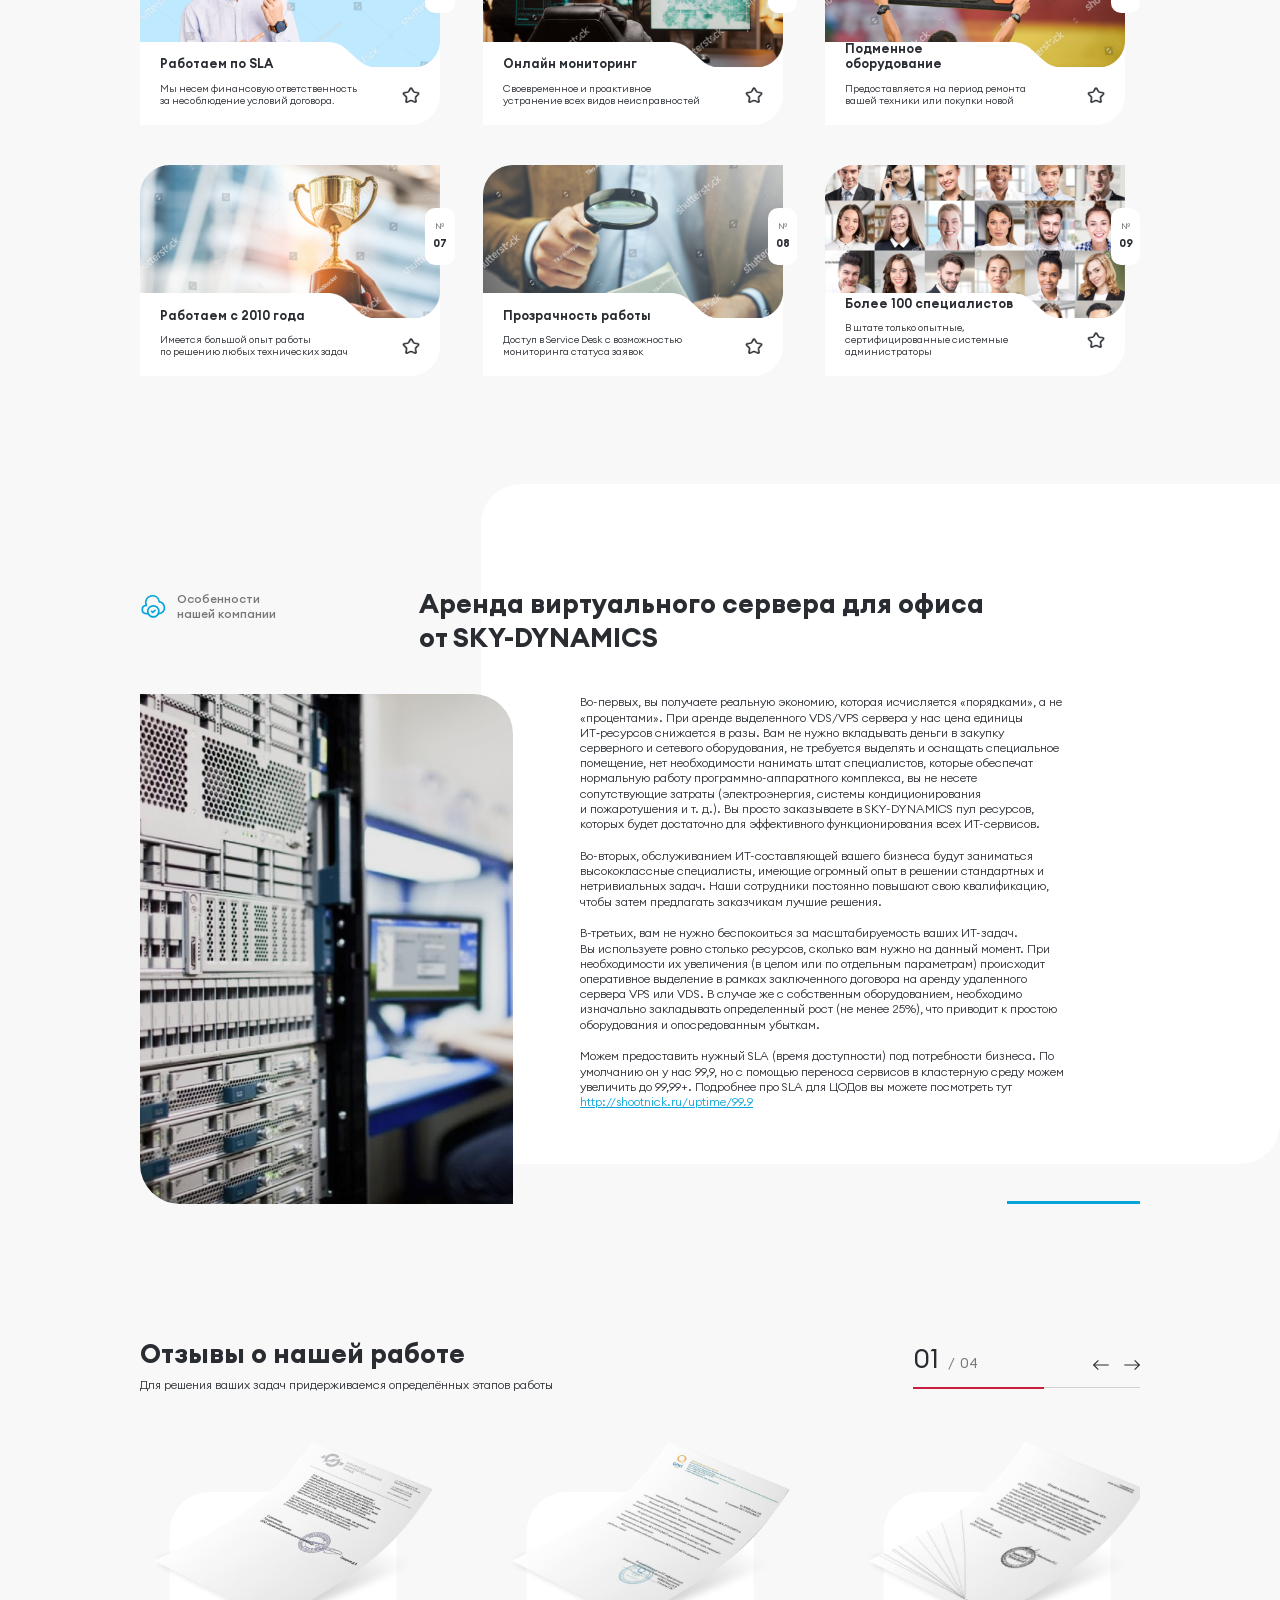
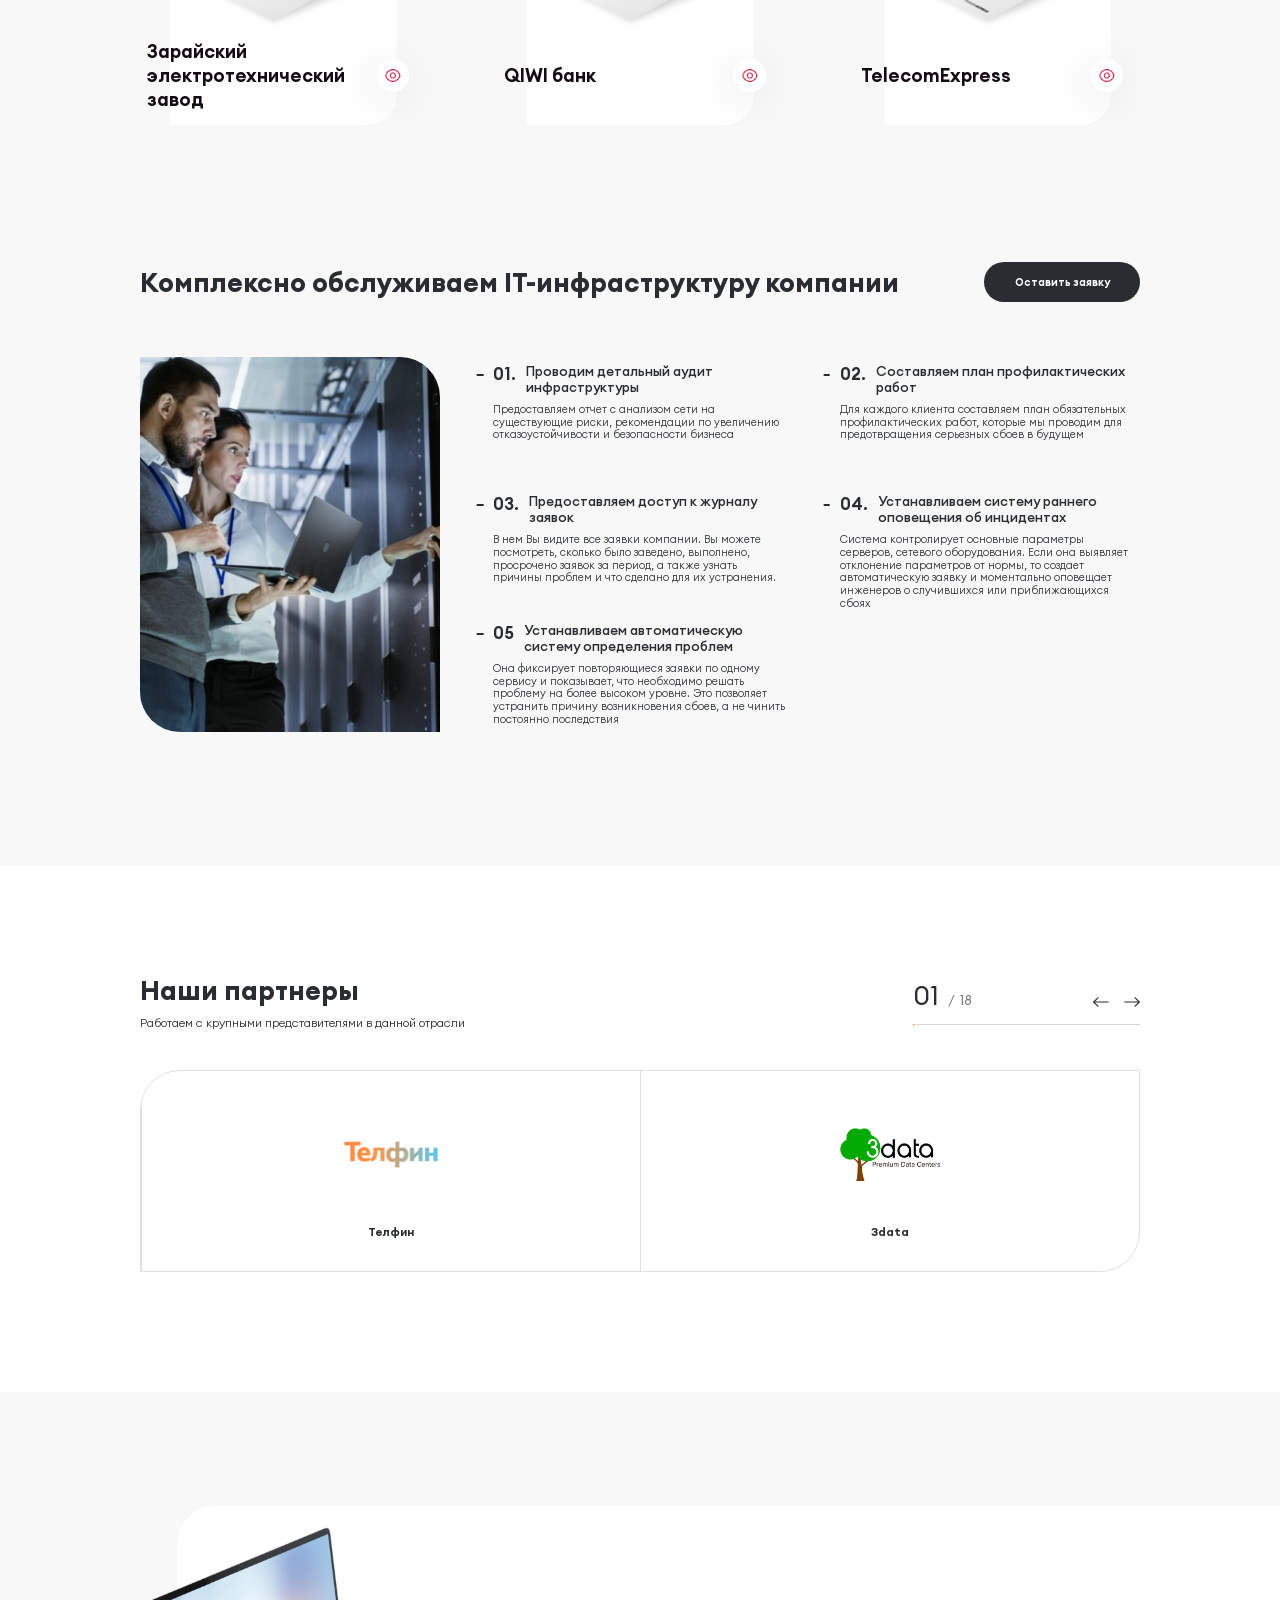
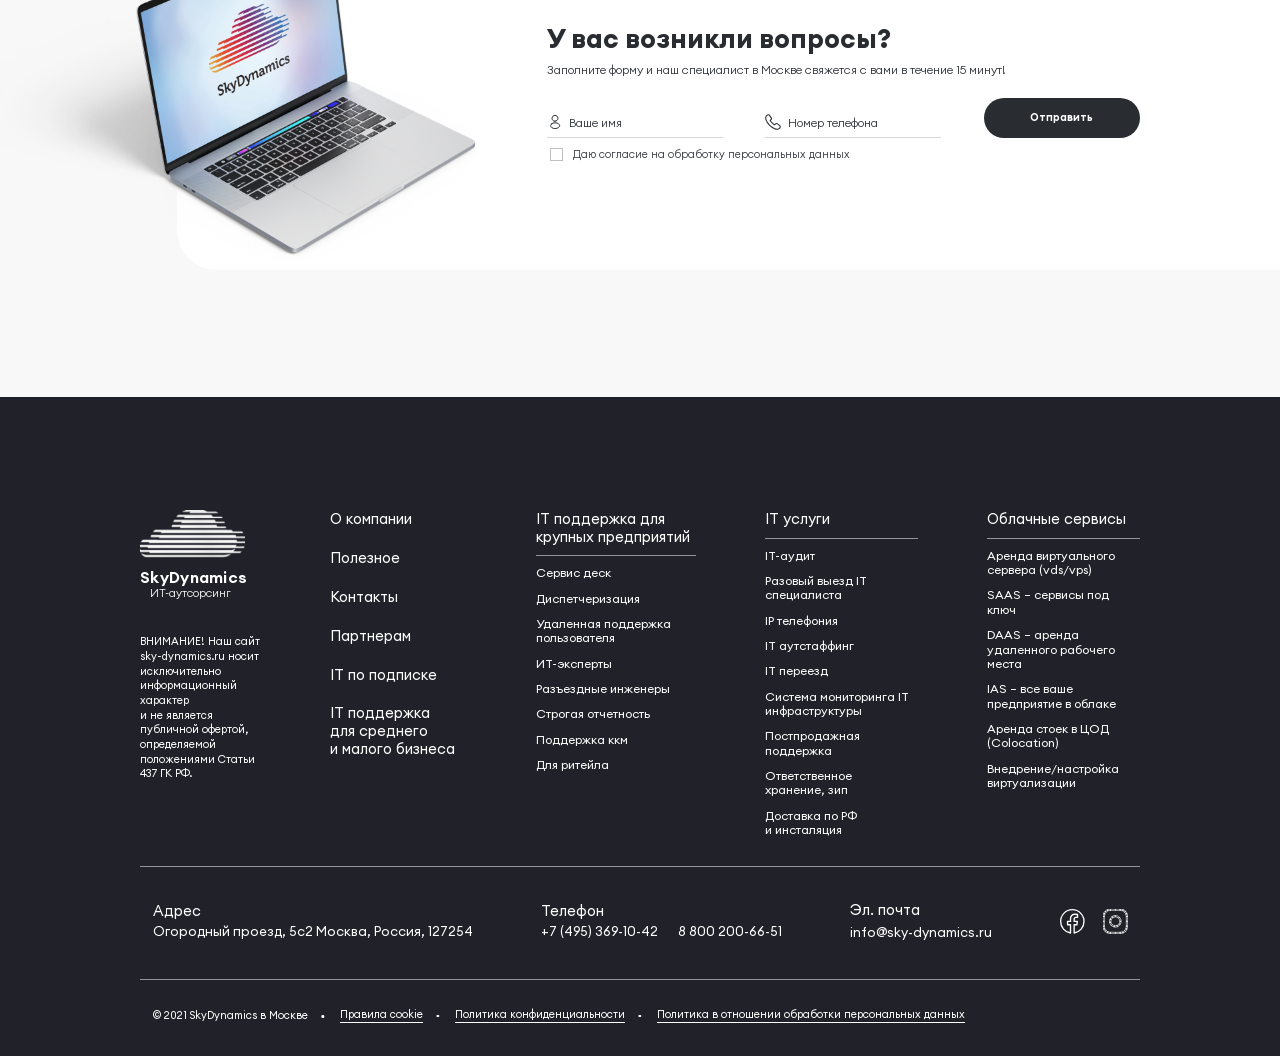
<file: rent.html>
<!DOCTYPE html>
<html lang="ru">

<head>
    <meta charset="utf-8">
    <meta name="viewport" content="width=device-width, initial-scale=1.0, shrink-to-fit=no">
    <meta name="description" content="another website">
    <link rel="stylesheet" href="./css/swiper-bundle.min.css">
    <link href="./css/ion.rangeSlider.min.css" rel="stylesheet">
    <link href="./css/style.css" rel="stylesheet">
    <title>Аренда виртуального сервера</title>
</head>

<body>

    <header class="header header--dark">
        <div class="container">
            <div class="header__inner">
                <a href="" class="header__burger-menu mobile"></a>

                <a href="" class="header__logo-wrap">
                    <div class="header__logo-img">
                        <img src="./img/logo.png" alt="">
                    </div>
                    <div class="header__logo-name">
                        <div class="header__logo-name-top">SkyDynamics</div>
                        <div class="header__logo-name-down"> ИТ-аутсорсинг</div>
                    </div>
                </a>

                <nav class="header__menu">
                    <div class="header__mobile-header mobile">
                        <a href="" class="header__logo-wrap">
                            <div class="header__logo-img">
                                <img src="./img/logo.png" alt="">
                            </div>
                            <div class="header__logo-name">
                                <div class="header__logo-name-top">SkyDynamics</div>
                                <div class="header__logo-name-down"> ИТ-аутсорсинг</div>
                            </div>
                        </a>
                        <a class="header__tel mobile" href="tel: +74953691042">
                            <img src="./img/call-calling.svg" alt="">
                        </a>
                    </div>
                    <ul class="header__menu-list">
                        <li class="header__menu-item">
                            <div class="header__menu-link menu-item-open">
                                <a href="" class="">IT-аутсорсинг</a>
                                <svg width="10" height="6" viewBox="0 0 10 6" fill="none"
                                    xmlns="http://www.w3.org/2000/svg">
                                    <path d="M9 1L5.70707 4.67453C5.31818 5.10849 4.68182 5.10849 4.29293 4.67453L1 1"
                                        stroke="" stroke-width="1.5" stroke-miterlimit="10" stroke-linecap="round"
                                        stroke-linejoin="round" />
                                </svg>
                            </div>
                            <ul class="header__menu-sub-list">
                                <li class="header__menu-sub-item">
                                    <a class="header__menu-sub-link" href="">IT поддержка для среднего
                                        и малого бизнеса</a>
                                </li>
                                <li class="header__menu-sub-item">
                                    <a class="header__menu-sub-link" href="">IT поддержка для крупных
                                        предприятий</a>
                                </li>
                            </ul>
                        </li>
                        <li class="header__menu-item  ">
                            <div class="header__menu-link menu-item-open">
                                <a href="" class="">IT услуги</a>
                                <svg width="10" height="6" viewBox="0 0 10 6" fill="none"
                                    xmlns="http://www.w3.org/2000/svg">
                                    <path d="M9 1L5.70707 4.67453C5.31818 5.10849 4.68182 5.10849 4.29293 4.67453L1 1"
                                        stroke="" stroke-width="1.5" stroke-miterlimit="10" stroke-linecap="round"
                                        stroke-linejoin="round" />
                                </svg>
                            </div>
                            <ul class="header__menu-sub-list">
                                <li class="header__menu-sub-item">
                                    <a class="header__menu-sub-link" href="">IT-аудит</a>
                                </li>
                                <li class="header__menu-sub-item">
                                    <a class="header__menu-sub-link" href="">Разовый выезд IT специалиста</a>
                                </li>
                                <li class="header__menu-sub-item">
                                    <a class="header__menu-sub-link" href="">IP телефония</a>
                                </li>
                                <li class="header__menu-sub-item">
                                    <a class="header__menu-sub-link" href="">IT аутстаффинг</a>
                                </li>
                                <li class="header__menu-sub-item">
                                    <a class="header__menu-sub-linkt" href="">IT переезд</a>
                                </li>
                                <li class="header__menu-sub-item">
                                    <a class="header__menu-sub-link" href="">Система мониторинга IT инфраструктуры</a>
                                </li>
                                <li class="header__menu-sub-item">
                                    <a class="header__menu-sub-link" href="">Ответственное хранение, зип</a>
                                </li>
                                <li class="header__menu-sub-item">
                                    <a class="header__menu-sub-link" href="">Доставка по РФ
                                        и нисталляция</a>
                                </li>
                            </ul>
                        </li>

                        <li class="header__menu-item">
                            <div class="header__menu-link menu-item-open">
                                <a href="" class="">Облачные сервисы</a>
                                <svg width="10" height="6" viewBox="0 0 10 6" fill="none"
                                    xmlns="http://www.w3.org/2000/svg">
                                    <path d="M9 1L5.70707 4.67453C5.31818 5.10849 4.68182 5.10849 4.29293 4.67453L1 1"
                                        stroke="" stroke-width="1.5" stroke-miterlimit="10" stroke-linecap="round"
                                        stroke-linejoin="round" />
                                </svg>
                            </div>
                            <ul class="header__menu-sub-list">
                                <li class="header__menu-sub-item">
                                    <a class="header__menu-sub-link" href="">Аренда виртуального сервера (vds/vps)</a>
                                </li>
                                <li class="header__menu-sub-item">
                                    <a class="header__menu-sub-link" href="">SAAS - сервисы
                                        под ключ</a>
                                </li>
                                <li class="header__menu-sub-item">
                                    <a class="header__menu-sub-link" href="">DAAS - аренда удаленного рабочего места</a>
                                </li>
                                <li class="header__menu-sub-item">
                                    <a class="header__menu-sub-link" href="">IAS - все ваше предприятие в облаке</a>
                                </li>
                                <li class="header__menu-sub-item">
                                    <a class="header__menu-sub-link" href="">Аренда стоек в ЦОД (Colocstion)</a>
                                </li>
                                <li class="header__menu-sub-item">
                                    <a class="header__menu-sub-link" href="">Внедрение/настройка виртуализации</a>
                                </li>
                            </ul>
                        </li>

                        <li class="header__menu-item ">
                            <div class="header__menu-link menu-item-open">
                                <a href="" class="">О нас</a>
                                <svg width="10" height="6" viewBox="0 0 10 6" fill="none"
                                    xmlns="http://www.w3.org/2000/svg">
                                    <path d="M9 1L5.70707 4.67453C5.31818 5.10849 4.68182 5.10849 4.29293 4.67453L1 1"
                                        stroke="" stroke-width="1.5" stroke-miterlimit="10" stroke-linecap="round"
                                        stroke-linejoin="round" />
                                </svg>
                            </div>
                            <ul class="header__menu-sub-list">
                                <li class="header__menu-sub-item">
                                    <a class="header__menu-sub-link" href="">Полезное</a>
                                </li>
                                <li class="header__menu-sub-item">
                                    <a class="header__menu-sub-link" href="">Контакты</a>
                                </li>
                            </ul>
                        </li>
                        <li class="header__menu-item">
                            <a class="header__menu-link" href="">IT по подписке</a>
                        </li>
                        <li class="header__menu-item">
                            <a class="header__menu-link" href="">Партнерам</a>
                        </li>
                    </ul>

                    <div class="header__social-wrap mobile">
                        <a href="" class="header__social-link">
                            <img src="./img/icon2.svg" alt="">
                        </a>
                        <a href="" class="header__social-link">
                            <img src="./img/instagram.svg" alt="">
                        </a>
                    </div>
                </nav>

                <div class="header__contacts">
                    <div class="header__tel-wrap desctop">
                        <div class="header__tel-top-wrap">
                            <div class="header__tel-top-img">
                                <img src="./img/call-calling-dark.svg" alt="">
                            </div>
                            <a class="header__tel-link" href="tel: +74953691042">+7 (495) 369-10-42</a>
                        </div>
                        <a class="header__tel-down" href="tel: 88002006651">8 (800) 200-66-51</a>
                    </div>
                    <div class="header__social-wrap desctop">
                        <a href="" class="header__social-link">
                            <img src="./img/fb-dark.svg" alt="">
                        </a>
                        <a href="" class="header__social-link">
                            <img src="./img/inst-dark.svg" alt="">
                        </a>
                    </div>
                    <a class="header__tel mobile" href="tel: +74953691042">
                        <img src="./img/call-calling-dark.svg" alt="">
                    </a>
                </div>
            </div>
        </div>
    </header>

    <main class="main">

        <section class="banner subscription banner--dark rent invisible">
            <img class="banner__background desctop" src="./img/rent-desc.png" alt="">
            <img class="banner__background mobile" src="./img/rent-mob.png" alt="">

            <div class="container">
                <div class="banner__inner">
                    <div class="banner__text-block">
                        <div class="banner__title-wrap">
                            <div class="banner__location-wrap">
                                <div class="banner__loc-img">
                                    <img src="./img/location-dark.svg" alt="">
                                </div>
                                <div class="banner__location-sity">Москва</div>
                            </div>
                            <div class="banner__title">Аренда
                                <span>виртуального сервера</span>
                            </div>
                            <div class="banner__subtitle">Вы снизите собственные прямые расходы, повысите уровень
                                отказоустойчивости
                                и эффективности работы ИТ-инфраструктуры вашей компании, избавитесь от непрофильных
                                задач.</div>
                        </div>
                    </div>

                    <div class="banner__advantage">
                        <div class="banner__advantage-box">
                            <div class="banner__advantage-img">
                                <img src="./img/advantage1.svg" alt="">
                            </div>
                            <div class="banner__advantage-title">Профессионально</div>
                            <div class="banner__advantage-subtitle">Сертифицированные системные администраторы</div>
                        </div>
                        <div class="banner__advantage-box">
                            <div class="banner__advantage-img">
                                <img src="./img/crown2.svg" alt="">
                            </div>
                            <div class="banner__advantage-title">Клиентоориентированно</div>
                            <div class="banner__advantage-subtitle">Персональный менеджер
                                и&nbsp;ведущие экспеты</div>
                        </div>
                        <div class="banner__advantage-box">
                            <div class="banner__advantage-img">
                                <img src="./img/clock.svg" alt="">
                            </div>
                            <div class="banner__advantage-title">Скорость выполнения</div>
                            <div class="banner__advantage-subtitle">Минимальное время ожидания выполнения задачи</div>
                        </div>
                        <div class="banner__advantage-box">
                            <a class="banner__advantage-btn btn btn--transparent" href="">Оставить заявку</a>
                        </div>
                    </div>
                </div>
            </div>
        </section>

        <section class="banner subscription banner--dark installation visible">
            <img class="banner__background" src="./img/lokalnie-seti 1.png" alt="">

            <div class="container">
                <div class="banner__inner">
                    <div class="banner__text-block">
                        <div class="banner__title-wrap">
                            <div class="banner__location-wrap">
                                <div class="banner__loc-img">
                                    <img src="./img/location-dark.svg" alt="">
                                </div>
                                <div class="banner__location-sity">Москва</div>
                            </div>
                            <div class="banner__title">Монтаж структурированных
                                <span>кабельных систем</span>
                            </div>
                            <div class="banner__subtitle">Структурированные кабельные системы (СКС) – представляют собой
                                совокупность кабелей,
                                необходимых для работы коммуникационного оборудования, связи, или видеонаблюдения.</div>
                        </div>
                    </div>

                    <div class="banner__advantage">
                        <div class="banner__advantage-box">
                            <div class="banner__advantage-img">
                                <img src="./img/advantage1.svg" alt="">
                            </div>
                            <div class="banner__advantage-title">Профессионально</div>
                            <div class="banner__advantage-subtitle">Сертифицированные системные администраторы</div>
                        </div>
                        <div class="banner__advantage-box">
                            <div class="banner__advantage-img">
                                <img src="./img/crown2.svg" alt="">
                            </div>
                            <div class="banner__advantage-title">Клиентоориентированно</div>
                            <div class="banner__advantage-subtitle">Персональный менеджер
                                и&nbsp;ведущие экспеты</div>
                        </div>
                        <div class="banner__advantage-box">
                            <div class="banner__advantage-img">
                                <img src="./img/clock.svg" alt="">
                            </div>
                            <div class="banner__advantage-title">Скорость выполнения</div>
                            <div class="banner__advantage-subtitle">Минимальное время ожидания выполнения задачи</div>
                        </div>
                        <div class="banner__advantage-box">
                            <a class="banner__advantage-btn btn btn--transparent" href="">Оставить заявку</a>
                        </div>
                    </div>
                </div>
            </div>
        </section>

        <section class="in-price rent">
            <div class="container">
                <div class="in-price__inner">
                    <div class="in-price__left-photo">
                        <img class="desctop" src="./img/what1.png" alt="">
                        <img class="mobile" src="./img/in-price.rent-mob1.png" alt="">
                    </div>
                    <div class="in-price__text-block">
                        <div class="in-price__title">Что такое IT-аутсорсинг для среднего и малого бизнеса
                        </div>
                        <div class="in-price__text-wrap">
                            <div class="in-price__par">IT-аутсорсинг в Москве — это
                                частичная или полная передача работ по настройке,
                                администрированию и поддержке IT-инфраструктуры
                                в руки компании, которая профессионально занимается абонентским
                                IT-обслуживанием организаций.

                            </div>
                            <div class="in-price__par">От устойчивости и надежности IT структуры компании
                                зависит сохранность данных. Если происходит сбой - работа офиса и бизнес
                                процессов останавливается. А это влечет потерю денег, контрактов, партнерских
                                связей…</div>
                        </div>

                        <a class="in-price__btn btn btn--black" href="">Оставить заявку</a>
                    </div>
                    <div class="in-price__right-photo">
                        <img class="desctop" src="./img/what2.png" alt="">
                        <img class="mobile" src="./img/in-rpice.rent-mob2.png" alt="">
                    </div>
                </div>
            </div>
        </section>

        <section class="benefits invisible">
            <div class="container">
                <div class="benefits__top">
                    <div class="benefits__text-block">
                        <div class="benefits__title">Преимущества сервиса <br>
                            IT-инфраструктуры по&nbsp;подписке</div>
                        <div class="benefits__subtitle">Все просто и удобно. Набор необходимых сервисов
                            и&nbsp;оборудования подбирается индивидуально
                            в&nbsp;зависимости от&nbsp;потребностей вашего бизнеса
                        </div>
                    </div>
                    <div class="benefits__box">
                        <div class="benefits__box-img">
                            <img src="./img/benefits1.svg" alt="">
                        </div>
                        <div class="benefits__box-title">Поможем с выбором оборудования</div>
                        <div class="benefits__box-subtitle">Вам не нужно решать какое железо&nbsp;и софт вам нужны</div>
                    </div>
                    <div class="benefits__box">
                        <div class="benefits__box-img">
                            <img src="./img/benefits2.svg" alt="">
                        </div>
                        <div class="benefits__box-title">Гарантия <br>
                            качества</div>
                        <div class="benefits__box-subtitle">Вы не берете на себя риски
                            при&nbsp;выборе оборудования</div>
                    </div>
                </div>
                <div class="benefits__down">
                    <div class="benefits__box">
                        <div class="benefits__box-img">
                            <img src="./img/benefits3.svg" alt="">
                        </div>
                        <div class="benefits__box-title">24/7/365 <br>
                            поддержка</div>
                        <div class="benefits__box-subtitle">Обслуживание берем полностью на себя</div>
                    </div>
                    <div class="benefits__box">
                        <div class="benefits__box-img">
                            <img src="./img/benefits4.svg" alt="">
                        </div>
                        <div class="benefits__box-title">Сопутствующие услуги</div>
                        <div class="benefits__box-subtitle">Установка и настройка инфраструктуры под ключ</div>
                    </div>
                    <div class="benefits__box">
                        <div class="benefits__box-img">
                            <img src="./img/benefits5.svg" alt="">
                        </div>
                        <div class="benefits__box-title">Ваши данные
                            в&nbsp;безопаснсти</div>
                        <div class="benefits__box-subtitle">Гарантируем сохранность
                            и&nbsp;конфиденциальность данных</div>
                    </div>
                    <div class="benefits__box">
                        <div class="benefits__box-img">
                            <img src="./img/benefits6.svg" alt="">
                        </div>
                        <div class="benefits__box-title">Стоимость
                            без&nbsp;переплат</div>
                        <div class="benefits__box-subtitle">Ежемесячный платеж заранее согласован</div>
                    </div>
                </div>
            </div>
        </section>

        <section class="benefits colacation visible">
            <div class="container">
                <div class="benefits__top">
                    <div class="benefits__text-block">
                        <div class="benefits__title">Преимущества сервиса
                            Colacation ДЦ</div>
                        <div class="benefits__subtitle">Мы разместим оборудование на своей территории
                            bи вам не нужно будет беспокоиться об обеспечии обслуживания
                            и подключения к каналам связи с высокой пропускной способностью.
                        </div>

                        <a href="" class="benefits__btn btn btn--transparent">Оставить заявку</a>
                    </div>
                    <div class="benefits__box-block">
                        <div class="benefits__box">
                            <div class="benefits__box-img">
                                <img src="./img/colacation1.svg" alt="">
                            </div>
                            <div class="benefits__box-title">Копмлексная
                                безопасность</div>
                            <div class="benefits__box-subtitle">Физическая и информационная безопасность благодаря передовым технологиям</div>
                        </div>
                        <div class="benefits__box">
                            <div class="benefits__box-img">
                                <img src="./img/colacation2.svg" alt="">
                            </div>
                            <div class="benefits__box-title">Гибкие
                                настройки
                                </div>
                            <div class="benefits__box-subtitle">Возможность индивидуальных настроек и администрирования, удаленное обслуживание</div>
                        </div>
                        <div class="benefits__box">
                            <div class="benefits__box-img">
                                <img src="./img/colacation3.svg" alt="">
                            </div>
                            <div class="benefits__box-title">24/7/365 <br>
                                поддержка</div>
                            <div class="benefits__box-subtitle">Круглосуточное обслуживание и поддержка от высококлассных инженеров IT-Lite</div>
                        </div>
                        <div class="benefits__box">
                            <div class="benefits__box-img">
                                <img src="./img/colacation4.svg" alt="">
                            </div>
                            <div class="benefits__box-title">Разнообразие возможностей</div>
                            <div class="benefits__box-subtitle">Неограниченные возможности
                                в масштабируемости, скорости каналов связи и ресурсах</div>
                        </div>
                    </div>
                </div>
            </div>
        </section>

        <section class="solution rent">
            <div class="container">
                <div class="solution__title-wrap">
                    <div class="solution__title title">Мы решаем все проблемы организации</div>
                    <div class="solution__subtitle subtitle">Обладаем сервисным центром по ремонту ПК и серверов,
                        в котором бесплатно ремонтируем вышедшее из строя оборудование</div>
                </div>
                <div class="solution__content">
                    <div class="solution__block block">
                        <img class="block__img desctop" src="./img/block1.png" alt="">
                        <img class="block__img mobile" src="./img/block-mob1.png" alt="">
                        <div class="block__text-wrap">
                            <div class="block__num-wrap">
                                <div class="block__num-img">
                                    <img src="./img/block-icon1.svg" alt="">
                                </div>
                                <div class="block__num-num">№ 01</div>
                            </div>
                            <div class="block__inner">
                                <div class="block__list-wrap">
                                    <div class="block__list-title">Осуществляем техническую IT-поддержку
                                        рабочих&nbsp;мест </div>
                                    <div class="block__list-wrapper">
                                        <div class="block__list-left">
                                            <div class="block__list-item">Круглосуточно обеспечиваем работоспособность
                                                техники,
                                                меняем комплектующие</div>
                                            <div class="block__list-item">Защищаем систему антивирусом</div>
                                            <div class="block__list-item">Настраиваем сетевые подключения</div>
                                        </div>
                                        <div class="block__list-right">
                                            <div class="block__list-item">Устанавливаем, настраиваем
                                                и&nbsp;обновляем операционные системы</div>
                                            <div class="block__list-item">Устанавливаем и настраиваем офисное ПО</div>
                                        </div>
                                    </div>
                                </div>
                            </div>
                        </div>
                    </div>
                    <div class="solution__block block block-reverse">
                        <img class="block__img desctop" src="./img/block2.png" alt="">
                        <img class="block__img mobile" src="./img/block-mob2.png" alt="">
                        <div class="block__text-wrap">
                            <div class="block__num-wrap">
                                <div class="block__num-img">
                                    <img src="./img/block-icon2.svg" alt="">
                                </div>
                                <div class="block__num-num">№ 02</div>
                            </div>
                            <div class="block__inner">
                                <div class="block__list-wrap">
                                    <div class="block__list-title">Администрируем компьютерную сеть
                                        организации</div>
                                </div>
                                <div class="block__list-wrapper">
                                    <div class="block__list-left">
                                        <div class="block__list-item">Настраиваем сетевые подключения на компьютерах
                                        </div>
                                        <div class="block__list-item">Настраиваем и администрируем коммутационное
                                            оборудование
                                            (NAT, локальная сеть и Firewall)</div>
                                        <div class="block__list-item">Настраиваем и обслуживаем офисные Wi-Fi-сети</div>
                                    </div>
                                    <div class="block__list-right">
                                        <div class="block__list-item">Настраиваем и поддерживаем VPN-соединения между
                                            офисами</div>
                                        <div class="block__list-item">Восстанавливаем настройки сетевого оборудования
                                            после сбоев</div>
                                    </div>
                                </div>
                            </div>
                        </div>
                    </div>
                    <div class="solution__block block">
                        <img class="block__img desctop" src="./img/block3.png" alt="">
                        <img class="block__img mobile" src="./img/block-mob3.png" alt="">
                        <div class="block__text-wrap">
                            <div class="block__num-wrap">
                                <div class="block__num-img">
                                    <img src="./img/block-icon3.svg" alt="">
                                </div>
                                <div class="block__num-num">№ 03</div>
                            </div>
                            <div class="block__inner">
                                <div class="block__list-wrap">
                                    <div class="block__list-title">Системное администрирование серверов организации
                                    </div>
                                    <div class="block__list-wrapper">
                                        <div class="block__list-left">
                                            <div class="block__list-item">Устанавливаем, настраиваем
                                                и администрируем серверные службы</div>
                                            <div class="block__list-item">Организуем защиту против взлома
                                                и проникновения в сеть</div>
                                            <div class="block__list-item">Организуем отказоустойчивость критичных систем
                                            </div>
                                            <div class="block__list-item">Организуем систему резервного копирования
                                                данных</div>
                                        </div>
                                        <div class="block__list-right">
                                            <div class="block__list-item">Составляем рекомендации
                                                по&nbsp;модернизации сетевых
                                                и&nbsp;серверных ролей</div>
                                            <div class="block__list-item">Мониторим параметры ключевых сервисов</div>
                                            <div class="block__list-item">Размещаем серверы в дата-центре «Sky Dynamics»
                                            </div>
                                        </div>
                                    </div>
                                </div>
                            </div>
                        </div>
                    </div>
                    <div class="solution__block block block-reverse">
                        <img class="block__img desctop" src="./img/block4.png" alt="">
                        <img class="block__img mobile" src="./img/block-mob4.png" alt="">
                        <div class="block__text-wrap">
                            <div class="block__num-wrap">
                                <div class="block__num-img">
                                    <img src="./img/block-icon4.svg" alt="">
                                </div>
                                <div class="block__num-num">№ 04</div>
                            </div>
                            <div class="block__inner">
                                <div class="block__list-wrap">
                                    <div class="block__list-title">Обслуживаем автоматическую&nbsp;телефонную станцию
                                        (АТС) и оргтехнику</div>
                                    <div class="block__list-wrapper">
                                        <div class="block__list-left">
                                            <div class="block__list-item">Настраиваем и обслуживаем
                                                АТС и IP-телефонию</div>
                                            <div class="block__list-item">Заправляем картриджи, ремонтируем
                                                принтеры/сканеры/копиры/МФУ</div>
                                        </div>
                                        <div class="block__list-right">
                                            <div class="block__list-item">Обслуживаем оргтехнику</div>
                                            <div class="block__list-item">Устанавливаем и настраиваем офисное
                                                оборудование
                                                и оргтехнику: принтеры, МФУ, сканеры и т.д.</div>
                                        </div>
                                    </div>
                                </div>
                            </div>
                        </div>
                    </div>
                    <!-- <div class="solution__block block">
                        <img class="block__img desctop" src="./img/block4.png" alt="">
                        <img class="block__img mobile" src="./img/block-mob4.png" alt="">
                        <div class="block__text-wrap">
                            <div class="block__num-wrap">
                                <div class="block__num-img">
                                    <img src="./img/block-icon4.svg" alt="">
                                </div>
                                <div class="block__num-num">№ 05</div>
                            </div>
                            <div class="block__inner">
                                <div class="block__list-wrap">
                                    <div class="block__list-title">Предоставляем системы безопасности</div>
                                    <div class="block__list-wrapper">
                                        <div class="block__list-left">
                                            <div class="block__list-item">СКУД</div>
                                            <div class="block__list-item">Система видеонаблюдения</div>
                                        </div>
                                        <div class="block__list-right">
                                        </div>
                                    </div>
                                </div>
                            </div>
                        </div>
                    </div> -->
                </div>
            </div>
        </section>

        <section class="feedback page-support-m rent">
            <img class="feedback__substrate" src="./img/feedback__2.png" alt="">

            <div class="container">
                <div class="feedback__inner">
                    <form class="feedback__form" action="">
                        <div class="feedback__title-wrap">
                            <div class="feedback__title">Поможем решить Вашу текущую проблему</div>
                            <div class="feedback__subtitle">Уточните, что у Вас произошло, оставьте заявку и наш
                                технический
                                специалист поможет решить вашу&nbsp;проблему.
                                Он свяжется с Вами в течение 10&nbsp;минут</div>
                        </div>
                        <div class="feedback__body">
                            <div class="feedback__information">
                                <div class="feedback__information-personal">
                                    <label class="feedback__input-wrap">
                                        <svg class="feedback__input-img" width="24" height="24" viewBox="0 0 24 24"
                                            fill="none" xmlns="http://www.w3.org/2000/svg">
                                            <path
                                                d="M12.1601 10.87C12.0601 10.86 11.9401 10.86 11.8301 10.87C9.45006 10.79 7.56006 8.84 7.56006 6.44C7.56006 3.99 9.54006 2 12.0001 2C14.4501 2 16.4401 3.99 16.4401 6.44C16.4301 8.84 14.5401 10.79 12.1601 10.87Z"
                                                stroke="" stroke-width="1.5" stroke-linecap="round"
                                                stroke-linejoin="round"></path>
                                            <path
                                                d="M7.15997 14.56C4.73997 16.18 4.73997 18.82 7.15997 20.43C9.90997 22.27 14.42 22.27 17.17 20.43C19.59 18.81 19.59 16.17 17.17 14.56C14.43 12.73 9.91997 12.73 7.15997 14.56Z"
                                                stroke="" stroke-width="1.5" stroke-linecap="round"
                                                stroke-linejoin="round"></path>
                                        </svg>
                                        <input class="feedback__input" type="text" placeholder="Ваше имя" name="" id="">
                                    </label>
                                    <label class="feedback__input-wrap">
                                        <svg class="feedback__input-img" width="22" height="22" viewBox="0 0 22 22"
                                            fill="none" xmlns="http://www.w3.org/2000/svg">
                                            <path
                                                d="M20.97 17.33C20.97 17.69 20.89 18.06 20.72 18.42C20.55 18.78 20.33 19.12 20.04 19.44C19.55 19.98 19.01 20.37 18.4 20.62C17.8 20.87 17.15 21 16.45 21C15.43 21 14.34 20.76 13.19 20.27C12.04 19.78 10.89 19.12 9.75 18.29C8.6 17.45 7.51 16.52 6.47 15.49C5.44 14.45 4.51 13.36 3.68 12.22C2.86 11.08 2.2 9.94 1.72 8.81C1.24 7.67 1 6.58 1 5.54C1 4.86 1.12 4.21 1.36 3.61C1.6 3 1.98 2.44 2.51 1.94C3.15 1.31 3.85 1 4.59 1C4.87 1 5.15 1.06 5.4 1.18C5.66 1.3 5.89 1.48 6.07 1.74L8.39 5.01C8.57 5.26 8.7 5.49 8.79 5.71C8.88 5.92 8.93 6.13 8.93 6.32C8.93 6.56 8.86 6.8 8.72 7.03C8.59 7.26 8.4 7.5 8.16 7.74L7.4 8.53C7.29 8.64 7.24 8.77 7.24 8.93C7.24 9.01 7.25 9.08 7.27 9.16C7.3 9.24 7.33 9.3 7.35 9.36C7.53 9.69 7.84 10.12 8.28 10.64C8.73 11.16 9.21 11.69 9.73 12.22C10.27 12.75 10.79 13.24 11.32 13.69C11.84 14.13 12.27 14.43 12.61 14.61C12.66 14.63 12.72 14.66 12.79 14.69C12.87 14.72 12.95 14.73 13.04 14.73C13.21 14.73 13.34 14.67 13.45 14.56L14.21 13.81C14.46 13.56 14.7 13.37 14.93 13.25C15.16 13.11 15.39 13.04 15.64 13.04C15.83 13.04 16.03 13.08 16.25 13.17C16.47 13.26 16.7 13.39 16.95 13.56L20.26 15.91C20.52 16.09 20.7 16.3 20.81 16.55C20.91 16.8 20.97 17.05 20.97 17.33Z"
                                                stroke="" stroke-width="1.5" stroke-miterlimit="10"></path>
                                        </svg>
                                        <input class="feedback__input" type="text" placeholder="Номер телефона" name=""
                                            id="">
                                    </label>
                                    <div class="feedback__select select">
                                        <div class="select__header">
                                            <svg class="feedback__input-img" width="24" height="24" viewBox="0 0 24 24"
                                                fill="none" xmlns="http://www.w3.org/2000/svg">
                                                <path
                                                    d="M9 9V7.75C9 6.75544 9.31607 5.80161 9.87868 5.09835C10.4413 4.39509 11.2044 4 12 4C12.7956 4 13.5587 4.39509 14.1213 5.09835C14.6839 5.80161 15 6.75544 15 7.75V9"
                                                    stroke="" stroke-width="1.5" stroke-linecap="round"
                                                    stroke-linejoin="round"></path>
                                                <path
                                                    d="M7.2 9H16.8C17.5147 9.97373 17.9291 11.1039 18 12.2727V15.5455C18 16.9921 17.3679 18.3795 16.2426 19.4024C15.1174 20.4253 13.5913 21 12 21C10.4087 21 8.88258 20.4253 7.75736 19.4024C6.63214 18.3795 6 16.9921 6 15.5455V12.2727C6.07089 11.1039 6.48528 9.97373 7.2 9"
                                                    stroke="" stroke-width="1.5" stroke-linecap="round"
                                                    stroke-linejoin="round"></path>
                                                <path d="M2 13H6" stroke="" stroke-width="1.5" stroke-linecap="round"
                                                    stroke-linejoin="round"></path>
                                                <path d="M18 13H22" stroke="" stroke-width="1.5" stroke-linecap="round"
                                                    stroke-linejoin="round"></path>
                                                <path d="M12 20.9998V13.9998" stroke="" stroke-width="1.5"
                                                    stroke-linecap="round" stroke-linejoin="round"></path>
                                                <path d="M3 20L7 17" stroke="" stroke-width="1.5" stroke-linecap="round"
                                                    stroke-linejoin="round"></path>
                                                <path d="M21 20L17 17" stroke="" stroke-width="1.5"
                                                    stroke-linecap="round" stroke-linejoin="round"></path>
                                                <path d="M3 6L7 9" stroke="" stroke-width="1.5" stroke-linecap="round"
                                                    stroke-linejoin="round"></path>
                                                <path d="M21 6L17 9" stroke="" stroke-width="1.5" stroke-linecap="round"
                                                    stroke-linejoin="round"></path>
                                            </svg>
                                            <div class="select__current">Выберите проблему</div>
                                            <svg class="select__arrow" width="10" height="6" viewBox="0 0 10 6"
                                                fill="none" xmlns="http://www.w3.org/2000/svg">
                                                <path
                                                    d="M9 1L5.70707 4.67453C5.31818 5.10849 4.68182 5.10849 4.29293 4.67453L1 1"
                                                    stroke="" stroke-width="1.5" stroke-miterlimit="10"
                                                    stroke-linecap="round" stroke-linejoin="round"></path>
                                            </svg>
                                        </div>
                                        <div class="select__body">
                                            <div class="select__item">Что-то случилось 1</div>
                                            <div class="select__item">Еще что-то случилось 2</div>
                                            <div class="select__item">Что-то произошло 3</div>
                                        </div>
                                    </div>
                                </div>
                            </div>
                            <div class="feedback__down">
                                <label class="feedback__select-label">
                                    <input class="feedback__checkbox-input" type="checkbox" name="select" id="">
                                    <span class="feedback__checkbox-style">
                                    </span>
                                    Даю согласие на обработку персональных данных
                                </label>
                                <a class="feedback__btn btn btn--black desctop" href="">Отправить</a>
                            </div>
                        </div>
                        <a class="feedback__btn btn btn--black mobile" href="">Отправить</a>
                    </form>
                </div>
            </div>
        </section>

        <section class="problems rent">
            <div class="container">
                <div class="problems__inner">
                    <div class="problems__text-block">
                        <div class="problems__title">Возможно, Вы уже столкнулись
                            с&nbsp;одной из этих проблем</div>
                        <ol class="problems__list">
                            <li class="problems__item"> Ошибки в документообороте
                                из-за проблем с сетью</li>
                            <li class="problems__item"> Потеря критичных
                                данных из-за ошибок сотрудников
                                или&nbsp;проблем с диском</li>
                            <li class="problems__item"> Остановка работы
                                бизнеса из-за блокировки серверов вирусом-вымогателем</li>
                            <li class="problems__item"> Много денег тратите
                                на дорогое оборудование</li>
                            <li class="problems__item"> Постоянные разрывы
                                в соединении при&nbsp;звонках
                                или&nbsp;отправке почты </li>
                            <li class="problems__item">И т.д.</li>
                        </ol>
                        <div class="problems__par">Sky-Dynamics помогает компаниям сохранить и защитить данные из-за
                            отказов
                            оборудования, сэкономить на IT-инфраструктуре,
                            а также увеличить скорость работы информационной системы предприятия</div>
                    </div>
                    <div class="problems__photo-block">
                        <img class="problems__bg" src="./img/problems.png" alt="">
                        <div class="problems__photo-block-content">
                            <div class="problems__photo-block-title">Наша компания поможет вам решить любые проблемы
                            </div>
                            <div class="problems__photo-block-subtitle-wrap">
                                <div class="problems__photo-block-subtitle">11 лет опыта</div>
                                <div class="problems__photo-block-subtitle-img">
                                    <img src="./img/crown.svg" alt="">
                                </div>
                            </div>
                        </div>
                    </div>
                </div>
            </div>
        </section>

        <section class="stages invisible">
            <div class="container">
                <div class="stages__top">
                    <div class="stages__title-wrap">
                        <div class="stages__title title">Этапы установки и&nbsp;настройки</div>
                        <div class="stages__subtitle subtitle">Процесс монтажа сетей СКС можно условно разделить
                            на несколько последовательных этапов:</div>
                    </div>
                    <a class="stages__btn btn btn--transparent" href="">Оставить заявку</a>
                </div>

                <div class="stages__content">
                    <div class="stages__box">
                        <div class="stages__box-num">01</div>
                        <div class="stages__box-title">Обследование</div>
                        <div class="stages__box-text">Объект визуально осматривается, производятся основные замеры,
                            которые необходимы для разработки проекта. В основном специалистов будут интересовать
                            толщина стен,
                            габариты комнат, ранее установленные сети в помещении или здании.</div>
                        <img class="stages__img desctop" src="./img/stages1.png" alt="">
                        <img class="stages__img mobile" src="./img/stages-mob1.png" alt="">
                    </div>
                    <div class="stages__box">
                        <div class="stages__box-num">02</div>
                        <div class="stages__box-title">Проектирование</div>
                        <div class="stages__box-text">На этом этапе создаются специальные схемы, в которых указаны
                            главные характеристики всей будущей СКС.
                            Заказчик получает структурную и функциональную схемы,
                            а также чертежи и другую рабочую документацию.</div>
                        <img class="stages__img desctop" src="./img/stages2.png" alt="">
                        <img class="stages__img mobile" src="./img/stages-mob2.png" alt="">
                    </div>
                    <div class="stages__box">
                        <div class="stages__box-num">03</div>
                        <div class="stages__box-title">Установка</div>
                        <div class="stages__box-text">Монтаж СКС можно условно также разделить на несколько шагов.
                            Первый – прокладка кабельных трасс, крепление защитного короба, лотков и трубок. После этого
                            устанавливаются розетки с фиксацией в специальных каналах или креплениях.</div>
                        <img class="stages__img desctop" src="./img/stages3.png" alt="">
                        <img class="stages__img mobile" src="./img/stages-mob3.png" alt="">
                    </div>
                    <div class="stages__box">
                        <div class="stages__box-num">04</div>
                        <div class="stages__box-title">Тестирование</div>
                        <div class="stages__box-text">По завершении всех монтажных работ
                            обязательным этапом является проверка системы на наличие уязвимых мест и
                            работоспособность.
                            В процессе можно будет исправить выявленные недостатки.</div>
                        <img class="stages__img desctop" src="./img/stages4.png" alt="">
                        <img class="stages__img mobile" src="./img/stages-mob4.png" alt="">
                    </div>
                </div>
            </div>

        </section>

        <section class="solve-problem installation visible">
            <div class="container">
                <div class="solve-problem__top">
                    <div class="solve-problem__title-wrap">
                        <div class="solve-problem__title title">Как мы решим Вашу проблему </div>
                        <div class="solve-problem__subtitle subtitle">Процесс решения вашей проблемы можно условно разделить на несколько последовательных этапов:</div>
                    </div>
                    <a class="solve-problem__btn btn btn--transparent" href="">Оставить заявку</a>
                </div>

                <div class="solve-problem__content">
                    <div class="solve-problem__box">
                        <div class="solve-problem__box-num">01</div>
                        <div class="solve-problem__box-text">Вы оставляете заявку
                            о возникшем сбое. После этого с вами связываются наши специалисты</div>
                        <img class="solve-problem__img desctop" src="./img/solve-problem1.png" alt="">
                        <img class="solve-problem__img mobile" src="./img/solve-proble-mob1.png" alt="">
                    </div>
                    <div class="solve-problem__box">
                        <div class="solve-problem__box-num">02</div>
                        <div class="solve-problem__box-text">Техническая поддержка уточняет детали
                            и&nbsp;подключается удаленно. Если заявка всё-таки требует выезда - к Вам приезжает инженер</div>
                        <img class="solve-problem__img desctop" src="./img/solve-problem2.png" alt="">
                        <img class="solve-problem__img mobile" src="./img/solve-proble-mob2.png" alt="">
                    </div>
                    <div class="solve-problem__box">
                        <div class="solve-problem__box-num">03</div>
                        <div class="solve-problem__box-text">Если с оборудованием нельзя разобраться на месте, мы привозим подменное оборудование, вводим
                            в эксплуатацию, а&nbsp;сломанное везем
                            в сервисный центр для&nbsp;ремонта</div>
                        <img class="solve-problem__img desctop" src="./img/solve-problem3.png" alt="">
                        <img class="solve-problem__img mobile" src="./img/solve-proble-mob3.png" alt="">
                    </div>
                    <div class="solve-problem__box">
                        <div class="solve-problem__box-num">04</div>
                        <div class="solve-problem__box-text">После ремонта старого или приобретения нового оборудования,
                            мы меняем его&nbsp;обратно</div>
                        <img class="solve-problem__img desctop" src="./img/solve-problem4.png" alt="">
                        <img class="solve-problem__img mobile" src="./img/solve-proble-mob4.png" alt="">
                    </div>
                </div>
            </div>

        </section>

        <section class="count">
            <div class="container">
                <div class="count__title">Рассчитать стоимость аренды виртуального сервера</div>
                <div class="count__content-top tabs" data-tabs>
                    <div class="tabs__list" data-list>
                        <button class="tabs__button active" data-target="tab1">Расчёт стоимости облачного офиса</button>
                        <button class="tabs__button" data-target="tab3">Рассчитать стоимость вручную</button>
                    </div>

                    <div class="tabs__container" data-tab="tab1">
                        <div class="tabs__container-wrap">
                            <div class="tabs__auto-left">
                                <div class="tabs__auto-list">
                                    <div class="tabs__auto-item">
                                        <div class="tabs__auto-item-title-wrap">
                                            <div class="tabs__auto-item-title">Количество пользователей</div>
                                        </div>
                                        <div class="tabs__auto-counter counter">
                                            <button class="tabs__auto-counter-btn counter__btn"
                                                data-direction="minus">-</button>
                                            <input type="text" value="0"
                                                class="tabs__auto-counter-value counter__value">
                                            <button class="tabs__auto-counter-btn counter__btn"
                                                data-direction="plus">+</button>
                                        </div>
                                    </div>
                                    <div class="tabs__auto-item">
                                        <div class="tabs__auto-item-title-wrap">
                                            <div class="tabs__auto-item-title">Сервер файловый + 1С</div>
                                            <a href="" class="tabs__auto-item-more">
                                                i
                                            </a>
                                        </div>
                                        <label class="tabs__auto-switch">
                                            <input type="checkbox" hidden="">
                                            <span class="tabs__auto-switch-row">
                                                <span class="tabs__auto-switch-icon">
                                                </span>
                                            </span>
                                        </label>
                                    </div>
                                    <div class="tabs__auto-item">
                                        <div class="tabs__auto-item-title-wrap">
                                            <div class="tabs__auto-item-title light">АТС (IP АТС)</div>
                                        </div>
                                        <div class="tabs__auto-counter counter">
                                            <button class="tabs__auto-counter-btn counter__btn"
                                                data-direction="minus">-</button>
                                            <input type="text" value="0"
                                                class="tabs__auto-counter-value counter__value">
                                            <button class="tabs__auto-counter-btn counter__btn"
                                                data-direction="plus">+</button>
                                        </div>
                                    </div>
                                    <div class="tabs__auto-item">
                                        <div class="tabs__auto-item-title-wrap">
                                            <div class="tabs__auto-item-title light">АТС (IP АТС)</div>
                                        </div>
                                        <div class="tabs__auto-counter counter">
                                            <button class="tabs__auto-counter-btn counter__btn"
                                                data-direction="minus">-</button>
                                            <input type="text" value="0"
                                                class="tabs__auto-counter-value counter__value">
                                            <button class="tabs__auto-counter-btn counter__btn"
                                                data-direction="plus">+</button>
                                        </div>
                                    </div>
                                    <div class="tabs__auto-item">
                                        <div class="tabs__auto-item-title-wrap">
                                            <div class="tabs__auto-item-title">Сервер телефонии</div>
                                            <a href="" class="tabs__auto-item-more">
                                                i
                                            </a>
                                        </div>
                                        <label class="tabs__auto-switch">
                                            <input type="checkbox" hidden="">
                                            <span class="tabs__auto-switch-row">
                                                <span class="tabs__auto-switch-icon">
                                                </span>
                                            </span>
                                        </label>
                                    </div>
                                    <div class="tabs__auto-item">
                                        <div class="tabs__auto-item-title-wrap">
                                            <div class="tabs__auto-item-title">Почтовый сервер Exchange</div>
                                            <a href="" class="tabs__auto-item-more">
                                                i
                                            </a>
                                        </div>
                                        <label class="tabs__auto-switch">
                                            <input type="checkbox" hidden="">
                                            <span class="tabs__auto-switch-row">
                                                <span class="tabs__auto-switch-icon">
                                                </span>
                                            </span>
                                        </label>
                                    </div>
                                    <div class="tabs__auto-item">
                                        <div class="tabs__auto-item-title-wrap">
                                            <div class="tabs__auto-item-title">Первичная настройка</div>
                                            <a href="" class="tabs__auto-item-more">i</a>
                                        </div>
                                        <label class="tabs__auto-switch">
                                            <input type="checkbox" hidden="">
                                            <span class="tabs__auto-switch-row">
                                                <span class="tabs__auto-switch-icon">
                                                </span>
                                            </span>
                                        </label>
                                    </div>
                                    <div class="tabs__auto-item">
                                        <div class="tabs__auto-item-title-wrap">
                                            <div class="tabs__auto-item-title">Базовая поддержка</div>
                                            <a href="" class="tabs__auto-item-more">
                                                i
                                            </a>
                                        </div>
                                        <label class="tabs__auto-switch">
                                            <input type="checkbox" hidden="">
                                            <span class="tabs__auto-switch-row">
                                                <span class="tabs__auto-switch-icon">
                                                </span>
                                            </span>
                                        </label>
                                    </div>
                                    <div class="tabs__auto-item">
                                        <div class="tabs__auto-item-title-wrap">
                                            <div class="tabs__auto-item-title">Расширенная поддержка</div>
                                            <a href="" class="tabs__auto-item-more">
                                                i
                                            </a>
                                        </div>
                                        <label class="tabs__auto-switch">
                                            <input type="checkbox" hidden="">
                                            <span class="tabs__auto-switch-row">
                                                <span class="tabs__auto-switch-icon">
                                                </span>
                                            </span>
                                        </label>
                                    </div>
                                </div>
                            </div>
                            <div class="tabs__auto-right">
                                <div class="tabs__auto-right-list">
                                    <div class="tabs__auto-right-list-title">Ваш персональный пакет</div>

                                    <div class="tabs__auto-spoller-item">
                                        <div class="tabs__auto-spoller-title-wrap">
                                            <div class="tabs__auto-spoller-title">Количество пользователей</div>
                                            <div class="tabs__auto-spoller-elem">1 чел.</div>
                                        </div>
                                    </div>

                                    <div class="tabs__auto-spoller-item">
                                        <div class="tabs__auto-spoller-title-wrap spoller-item-wrap">
                                            <div class="tabs__auto-spoller-title">Сервер файловый + 1С</div>
                                            <div class="tabs__auto-spoller-elem">
                                                <svg width="17" height="10" viewBox="0 0 17 10" fill="none"
                                                    xmlns="http://www.w3.org/2000/svg">
                                                    <path
                                                        d="M16 1L9.82576 7.88975C9.09659 8.70342 7.90341 8.70342 7.17424 7.88975L1 1"
                                                        stroke="#292D32" stroke-width="2" stroke-miterlimit="10"
                                                        stroke-linecap="round" stroke-linejoin="round" />
                                                </svg>
                                            </div>
                                        </div>
                                        <div class="tabs__auto-spoller-text-wrap">
                                            <div class="tabs__auto-spoller-text-item">Здесь будет открываться какой-то
                                                текст
                                                Lorem ipsum dolor sit, amet consectetur adipisicing elit. Dolorem
                                                deleniti vel voluptatum repudiandae quo nesciunt aut illum molestiae
                                                incidunt numquam? Asperiores, explicabo eum commodi dicta excepturi
                                                sapiente pariatur incidunt voluptatum.</div>
                                        </div>
                                    </div>

                                    <div class="tabs__auto-spoller-item">
                                        <div class="tabs__auto-spoller-title-wrap spoller-item-wrap">
                                            <div class="tabs__auto-spoller-title">Сервер телефонии</div>
                                            <div class="tabs__auto-spoller-elem">
                                                <svg width="17" height="10" viewBox="0 0 17 10" fill="none"
                                                    xmlns="http://www.w3.org/2000/svg">
                                                    <path
                                                        d="M16 1L9.82576 7.88975C9.09659 8.70342 7.90341 8.70342 7.17424 7.88975L1 1"
                                                        stroke="#292D32" stroke-width="2" stroke-miterlimit="10"
                                                        stroke-linecap="round" stroke-linejoin="round" />
                                                </svg>
                                            </div>
                                        </div>
                                        <div class="tabs__auto-spoller-text-wrap">
                                            <div class="tabs__auto-spoller-text-item">
                                                <ol>
                                                    <li>Развертывание виртуальной среды</li>
                                                    <li>Настройка сервисов</li>
                                                    <li>Перенос данных</li>
                                                    <li>Обучение сотрудников</li>
                                                </ol>
                                            </div>
                                        </div>
                                    </div>

                                    <div class="tabs__auto-spoller-item">
                                        <div class="tabs__auto-spoller-title-wrap spoller-item-wrap">
                                            <div class="tabs__auto-spoller-title">Первичная настройка</div>
                                            <div class="tabs__auto-spoller-elem">
                                                <svg width="17" height="10" viewBox="0 0 17 10" fill="none"
                                                    xmlns="http://www.w3.org/2000/svg">
                                                    <path
                                                        d="M16 1L9.82576 7.88975C9.09659 8.70342 7.90341 8.70342 7.17424 7.88975L1 1"
                                                        stroke="#292D32" stroke-width="2" stroke-miterlimit="10"
                                                        stroke-linecap="round" stroke-linejoin="round" />
                                                </svg>
                                            </div>
                                        </div>
                                        <div class="tabs__auto-spoller-text-wrap">
                                            <div class="tabs__auto-spoller-text-item">Здесь будет открываться какой-то
                                                текст</div>
                                        </div>
                                    </div>

                                    <div class="tabs__auto-spoller-item">
                                        <div class="tabs__auto-spoller-title-wrap spoller-item-wrap">
                                            <div class="tabs__auto-spoller-title">Базовая поддержка</div>
                                            <div class="tabs__auto-spoller-elem">
                                                <svg width="17" height="10" viewBox="0 0 17 10" fill="none"
                                                    xmlns="http://www.w3.org/2000/svg">
                                                    <path
                                                        d="M16 1L9.82576 7.88975C9.09659 8.70342 7.90341 8.70342 7.17424 7.88975L1 1"
                                                        stroke="#292D32" stroke-width="2" stroke-miterlimit="10"
                                                        stroke-linecap="round" stroke-linejoin="round" />
                                                </svg>
                                            </div>
                                        </div>
                                        <div class="tabs__auto-spoller-text-wrap">
                                            <div class="tabs__auto-spoller-text-item">Здесь будет открываться какой-то
                                                текст</div>
                                        </div>
                                    </div>
                                </div>
                            </div>
                        </div>
                    </div>

                    <div class="tabs__container" data-tab="tab3">
                        <div class="tabs__container-inner">
                            <div class="tabs tabs__inner" data-tabs>
                                <div class="tabs__list-inner" data-list>
                                    <button class="tabs__button-inner active" data-target="nested-tab1">Основные
                                        параметры</button>
                                    <button class="tabs__button-inner" data-target="nested-tab2">Дополнительные
                                        параметры</button>
                                </div>
                                <div class="tabs__container" data-tab="nested-tab1">
                                    <!-- <div class="tabs__container-wrap"> -->
                                    <div class="tabs__manually-parametrs-wrap tab-parametrs-item "
                                        data-tab="nested-tab_1">
                                        <div class="tabs__manually-item">
                                            <div class="tabs__manually-item-title-wrap">
                                                <div class="tabs__manually-item-title">vCPU (кол-во ядер процессора)
                                                </div>
                                                <a href="" class="tabs__manually-item-title-more">i</a>
                                            </div>
                                            <div class="tabs__manually-range-wrapper">
                                                <div class="tabs__manually-range-wrap">
                                                    <div class="tabs__manually-range">
                                                        <input type="text" class="cpu-slider" value="0" id="range-1" />
                                                    </div>
                                                </div>
                                                <div class="tabs__manually-range-value extra-controls">
                                                    <input type="text" class="cpu-input range-input" value="0"
                                                        id="input-1" />
                                                </div>
                                                <div class="tabs__manually-range-unit">2,4 ГГц</div>
                                            </div>
                                        </div>

                                        <div class="tabs__manually-item">
                                            <div class="tabs__manually-item-title-wrap">
                                                <div class="tabs__manually-item-title">Количество оперативной памяти
                                                </div>
                                            </div>
                                            <div class="tabs__manually-range-wrapper">
                                                <div class="tabs__manually-range-wrap">
                                                    <div class="tabs__manually-range">
                                                        <input type="text" class="ram-slider" value="0" />
                                                    </div>
                                                </div>
                                                <div class="tabs__manually-range-value extra-controls">
                                                    <input type="text" class="ram-input range-input" value="0" />
                                                </div>
                                                <div class="tabs__manually-range-unit">Гб</div>
                                            </div>
                                        </div>

                                        <div class="tabs__manually-item">
                                            <div class="tabs__manually-item-title-wrap">
                                                <div class="tabs__manually-item-title">Дисковое пространство SAS
                                                </div>
                                            </div>
                                            <div class="tabs__manually-range-wrapper">
                                                <div class="tabs__manually-range-wrap">
                                                    <div class="tabs__manually-range">
                                                        <input type="text" class="sas-slider" value="0" />
                                                    </div>
                                                </div>
                                                <div class="tabs__manually-range-value extra-controls">
                                                    <input type="text" class="sas-input range-input" value="0" />
                                                </div>
                                                <div class="tabs__manually-range-unit">Гб</div>
                                            </div>
                                        </div>

                                        <div class="tabs__manually-item">
                                            <div class="tabs__manually-item-title-wrap">
                                                <div class="tabs__manually-item-title">Дисковое пространство SSD
                                                </div>
                                            </div>
                                            <div class="tabs__manually-range-wrapper">
                                                <div class="tabs__manually-range-wrap">
                                                    <div class="tabs__manually-range">
                                                        <input type="text" class="ssd-slider" value="0" />
                                                    </div>
                                                </div>
                                                <div class="tabs__manually-range-value extra-controls">
                                                    <input type="text" class="ssd-input range-input" value="0" />
                                                </div>
                                                <div class="tabs__manually-range-unit">Гб</div>
                                            </div>
                                        </div>

                                        <div class="tabs__manually-item">
                                            <div class="tabs__manually-item-title-wrap">
                                                <div class="tabs__manually-item-title">Резервное копирование HDD
                                                </div>
                                            </div>
                                            <div class="tabs__manually-range-wrapper">
                                                <div class="tabs__manually-range-wrap">
                                                    <div class="tabs__manually-range">
                                                        <input type="text" class="hdd-slider" value="0" />
                                                    </div>
                                                </div>
                                                <div class="tabs__manually-range-value extra-controls">
                                                    <input type="text" class="hdd-input range-input" value="0" />
                                                </div>
                                                <div class="tabs__manually-range-unit">Гб/сут.</div>
                                            </div>
                                        </div>
                                    </div>
                                    <!-- <div class="tabs__manually-right">

                                        </div> -->
                                    <!-- </div> -->
                                </div>
                                <div class="tabs__container" data-tab="nested-tab2">
                                    <!-- <div class="tabs__container-wrap"> -->
                                    <div class="tabs__manually-parametrs-wrap tab-parametrs-item"
                                        data-tab="nested-tab_2">
                                        <div class="tabs__manually-item">
                                            <div class="tabs__manually-item-title-wrap">
                                                <div class="tabs__manually-item-title">Дополнительный трафик</div>
                                                <a href="" class="tabs__manually-item-title-more"></a>
                                            </div>
                                            <div class="tabs__manually-range-wrapper">
                                                <div class="tabs__manually-range-wrap">
                                                    <div class="tabs__manually-range">
                                                        <input type="text" class="traffic-slider" value="0"
                                                            id="range-1" />
                                                    </div>
                                                </div>
                                                <div class="tabs__manually-range-value extra-controls">
                                                    <input type="text" class="traffic-input range-input" value="0"
                                                        id="input-1" />
                                                </div>
                                                <div class="tabs__manually-range-unit">Мбит/сек</div>
                                            </div>
                                        </div>

                                        <div class="tabs__manually-item">
                                            <div class="tabs__manually-item-title-wrap">
                                                <div class="tabs__manually-item-title">Дополнительные IP-адреса
                                                </div>
                                            </div>
                                            <div class="tabs__manually-range-wrapper">
                                                <div class="tabs__manually-range-wrap">
                                                    <div class="tabs__manually-range">
                                                        <input type="text" class="ip-slider" value="0" />
                                                    </div>
                                                </div>
                                                <div class="tabs__manually-range-value extra-controls">
                                                    <input type="text" class="ip-input range-input" value="0" />
                                                </div>
                                                <div class="tabs__manually-range-unit">шт.</div>
                                            </div>
                                        </div>

                                        <div class="tabs__manually-item">
                                            <div class="tabs__manually-item-title-wrap">
                                                <div class="tabs__manually-item-title">Доступ на виртуальный сервер
                                                </div>
                                            </div>
                                            <div class="tabs__manually-range-wrapper">
                                                <div class="tabs__manually-range-wrap">
                                                    <div class="tabs__manually-range">
                                                        <input type="text" class="server-slider" value="0" />
                                                    </div>
                                                </div>
                                                <div class="tabs__manually-range-value extra-controls">
                                                    <input type="text" class="server-input range-input" value="0" />
                                                </div>
                                                <div class="tabs__manually-range-unit">шт.</div>
                                            </div>
                                        </div>

                                        <div class="tabs__manually-item auto-switch">
                                            <div class="tabs__manually-item-title-wrap">
                                                <div class="tabs__manually-item-title">Поддержка виртуального сервера
                                                </div>
                                            </div>
                                            <label class="tabs__auto-switch">
                                                <input type="checkbox" hidden="">
                                                <span class="tabs__auto-switch-row">
                                                    <span class="tabs__auto-switch-icon">
                                                    </span>
                                                </span>
                                            </label>
                                        </div>

                                        <div class="tabs__manually-item">
                                            <div class="tabs__manually-item-title-wrap">
                                                <div class="tabs__manually-item-title">Лицензия Microsoft Office
                                                    Standart
                                                </div>
                                            </div>
                                            <div class="tabs__manually-range-wrapper">
                                                <div class="tabs__manually-range-wrap">
                                                    <div class="tabs__manually-range">
                                                        <input type="text" class="office-slider" value="0" />
                                                    </div>
                                                </div>
                                                <div class="tabs__manually-range-value extra-controls">
                                                    <input type="text" class="office-input range-input" value="0" />
                                                </div>
                                                <div class="tabs__manually-range-unit">шт.</div>
                                            </div>
                                        </div>

                                        <div class="tabs__manually-item">
                                            <div class="tabs__manually-item-title-wrap">
                                                <div class="tabs__manually-item-title">Лицензия MS SQL (SPLA лицензия)
                                                </div>
                                            </div>
                                            <div class="tabs__manually-range-wrapper">
                                                <div class="tabs__manually-range-wrap">
                                                    <div class="tabs__manually-range">
                                                        <input type="text" class="SQL-slider" value="0" />
                                                    </div>
                                                </div>
                                                <div class="tabs__manually-range-value extra-controls">
                                                    <input type="text" class="SQL-input range-input" value="0" />
                                                </div>
                                                <div class="tabs__manually-range-unit">шт.</div>
                                            </div>
                                        </div>

                                        <div class="tabs__manually-item auto-switch">
                                            <div class="tabs__manually-item-title-wrap">
                                                <div class="tabs__manually-item-title">Сервер для печати
                                                </div>
                                            </div>
                                            <label class="tabs__auto-switch">
                                                <input type="checkbox" hidden="">
                                                <span class="tabs__auto-switch-row">
                                                    <span class="tabs__auto-switch-icon">
                                                    </span>
                                                </span>
                                            </label>
                                        </div>


                                        <div class="tabs__manually-item">
                                            <div class="tabs__manually-item-title-wrap">
                                                <div class="tabs__manually-item-title">Почта Exchange Standard
                                                </div>
                                            </div>
                                            <div class="tabs__manually-range-wrapper">
                                                <div class="tabs__manually-range-wrap">
                                                    <div class="tabs__manually-range">
                                                        <input type="text" class="mail-slider" value="0" />
                                                    </div>
                                                </div>
                                                <div class="tabs__manually-range-value extra-controls">
                                                    <input type="text" class="mail-input range-input" value="0" />
                                                </div>
                                                <div class="tabs__manually-range-unit">шт.</div>
                                            </div>
                                        </div>


                                    </div>

                                    <!-- </div> -->
                                </div>
                            </div>

                            <div class="tabs__basic">
                                <div class="tabs__basic-title">Ваш персональный пакет</div>
                                <div class="tabs__basic-content">
                                    <div class="tabs__basic-column">
                                        <div class="tabs__basic-column-title">Основные параметры</div>
                                        <div class="tabs__basic-item-wrap">
                                            <div class="tabs__basic-item-title">Ядер, 2,4 ГГц</div>
                                            <div class="tabs__basic-item-value">8</div>
                                        </div>
                                        <div class="tabs__basic-item-wrap">
                                            <div class="tabs__basic-item-title">Гб оперативной памяти</div>
                                            <div class="tabs__basic-item-value">20</div>
                                        </div>
                                        <div class="tabs__basic-item-wrap">
                                            <div class="tabs__basic-item-title">Гб диск. простр. SAS</div>
                                            <div class="tabs__basic-item-value">50</div>
                                        </div>
                                        <div class="tabs__basic-item-wrap">
                                            <div class="tabs__basic-item-title">Гб диск. простр. SSD</div>
                                            <div class="tabs__basic-item-value">0</div>
                                        </div>
                                        <div class="tabs__basic-item-wrap">
                                            <div class="tabs__basic-item-title">Гб резерв. копир. в сутки</div>
                                            <div class="tabs__basic-item-value">4000</div>
                                        </div>
                                    </div>
                                    <div class="tabs__basic-column">
                                        <div class="tabs__basic-column-title">Дополнительные параметры</div>
                                        <div class="tabs__basic-item-wrap">
                                            <div class="tabs__basic-item-title">Мбит/сек неогр. трафика</div>
                                            <div class="tabs__basic-item-value">4</div>
                                        </div>
                                        <div class="tabs__basic-item-wrap">
                                            <div class="tabs__basic-item-title">IP-адресов</div>
                                            <div class="tabs__basic-item-value">1</div>
                                        </div>
                                        <div class="tabs__basic-item-wrap">
                                            <div class="tabs__basic-item-title">Доступов на вирт. сервер</div>
                                            <div class="tabs__basic-item-value">0</div>
                                        </div>
                                        <div class="tabs__basic-item-wrap">
                                            <div class="tabs__basic-item-title">Поддержка вирт. сервера</div>
                                            <div class="tabs__basic-item-value">Выкл</div>
                                        </div>
                                        <div class="tabs__basic-item-wrap">
                                            <div class="tabs__basic-item-title">Лицензий Office Standart</div>
                                            <div class="tabs__basic-item-value">0</div>
                                        </div>
                                        <div class="tabs__basic-item-wrap">
                                            <div class="tabs__basic-item-title">Лицензий MS SQL</div>
                                            <div class="tabs__basic-item-value">0</div>
                                        </div>
                                        <div class="tabs__basic-item-wrap">
                                            <div class="tabs__basic-item-title">Сервер для печати</div>
                                            <div class="tabs__basic-item-value">Выкл</div>
                                        </div>
                                        <div class="tabs__basic-item-wrap">
                                            <div class="tabs__basic-item-title">Почта Exchange Standart</div>
                                            <div class="tabs__basic-item-value">0</div>
                                        </div>
                                    </div>
                                </div>
                            </div>
                        </div>

                    </div>
                </div>
                <div class="count__bottom">
                    <div class="count__outsourcing">
                        <div class="count__outsourcing-title">Стоимость IT аутсорсинга:</div>
                        <div class="count__outsourcing-prices">
                            <div class="count__outsourcing-new-price">18 000 <sup>₽/мес</sup></div>
                            <!-- <div class="count__outsourcing-old-price">25 000 <sup>₽/мес</sup></div> -->
                        </div>
                    </div>
                    <div class="count__application">
                        <div class="count__application-form">
                            <div class="count__application-title-wrap">
                                <div class="count__application-title">Получите предложение на почту:</div>
                                <label class="count__application-label">
                                    Согласие на обработку
                                    персональных данных
                                    <input class="count__application-checkbox-input" type="checkbox" name="select"
                                        id="">
                                    <span class="count__application-checkbox-style">
                                    </span>
                                </label>
                            </div>
                            <div class="count__application-info-wrap">
                                <label class="count__application-input-wrap">
                                    <svg class="count__application-input-img" width="24" height="24" viewBox="0 0 24 24"
                                        fill="none" xmlns="http://www.w3.org/2000/svg">
                                        <path
                                            d="M12.1601 10.87C12.0601 10.86 11.9401 10.86 11.8301 10.87C9.45006 10.79 7.56006 8.84 7.56006 6.44C7.56006 3.99 9.54006 2 12.0001 2C14.4501 2 16.4401 3.99 16.4401 6.44C16.4301 8.84 14.5401 10.79 12.1601 10.87Z"
                                            stroke="" stroke-width="1.5" stroke-linecap="round" stroke-linejoin="round">
                                        </path>
                                        <path
                                            d="M7.15997 14.56C4.73997 16.18 4.73997 18.82 7.15997 20.43C9.90997 22.27 14.42 22.27 17.17 20.43C19.59 18.81 19.59 16.17 17.17 14.56C14.43 12.73 9.91997 12.73 7.15997 14.56Z"
                                            stroke="" stroke-width="1.5" stroke-linecap="round" stroke-linejoin="round">
                                        </path>
                                    </svg>
                                    <input class="count__application-input" type="text" placeholder="Ваше имя" name=""
                                        id="">
                                </label>
                                <label class="count__application-input-wrap">
                                    <svg class="count__application-input-img" width="25" height="24" viewBox="0 0 25 24"
                                        fill="none" xmlns="http://www.w3.org/2000/svg">
                                        <path
                                            d="M17.3769 20.5H7.15518C4.08868 20.5 2.04434 19 2.04434 15.5V8.5C2.04434 5 4.08868 3.5 7.15518 3.5H17.3769C20.4434 3.5 22.4877 5 22.4877 8.5V15.5C22.4877 19 20.4434 20.5 17.3769 20.5Z"
                                            stroke="" stroke-width="1.5" stroke-miterlimit="10" stroke-linecap="round"
                                            stroke-linejoin="round"></path>
                                        <path
                                            d="M17.3769 9L14.1775 11.5C13.1246 12.32 11.3972 12.32 10.3443 11.5L7.15518 9"
                                            stroke="" stroke-width="1.5" stroke-miterlimit="10" stroke-linecap="round"
                                            stroke-linejoin="round"></path>
                                    </svg>
                                    <input class="count__application-input input-email" type="text"
                                        placeholder="Ваш Email" name="" id="">
                                </label>
                                <a class="count__application-btn" href="">
                                    <img src="./img/arrow-right-white.svg" alt="">
                                </a>
                            </div>
                        </div>
                    </div>
                </div>
            </div>
        </section>

        <section class="packages invisible">
            <div class="container">
                <div class="packages__title-wrap">
                    <div class="packages__title">Пакеты цен на&nbsp;виртуальные
                        серверы</div>
                    <div class="packages__subtitle">Все цены включают в себя Первичную настройку
                        (Развертывание виртуальной среды, настройка сервиров, перенос данных, обучение сотрудников),
                        а также Базовую поддержку доступности выбранных серверов. Выберите размеры вашей компании,
                        чтобы узнать цены, подходящие именно вам</div>
                </div>
                <div class="packages__content">
                    <div class="packages__content-title-wrap desctop">
                        <div class="packages__content-title">до 3 человек</div>
                        <div class="packages__content-title">до 5 человек</div>
                        <div class="packages__content-title">до 10 человек</div>
                        <div class="packages__content-title">до 20 человек</div>
                        <div class="packages__content-title">до 30 человек</div>
                        <div class="packages__content-title">до 50 человек</div>
                        <div class="packages__content-title">до 70 человек</div>
                    </div>
                    <div class="packages__select mobile select">
                        <div class="select__header">
                            <div class="select__current">до 50 человек</div>
                                <svg class="select__arrow" width="10" height="6" viewBox="0 0 10 6" fill="none" xmlns="http://www.w3.org/2000/svg">
                                    <path d="M9 1L5.70707 4.67453C5.31818 5.10849 4.68182 5.10849 4.29293 4.67453L1 1" stroke="" stroke-width="1.5" stroke-miterlimit="10" stroke-linecap="round" stroke-linejoin="round"></path>
                                </svg>
                        </div>
                        <div class="select__body">
                            <div class="select__item">до 3 человек</div>
                            <div class="select__item">до 5 человек</div>
                            <div class="select__item">до 10 человек</div>
                            <div class="select__item">до 20 человек</div>
                            <div class="select__item">до 30 человек</div>
                            <div class="select__item">до 50 человек</div>
                            <div class="select__item">до 70 человек</div>
                        </div>
                    </div>
                    <div class="packages__box-wrap">
                        <div class="packages__box">
                            <div class="packages__box-title">Сервер файловый</div>
                            <div class="packages__box-price">36 300 <sup>₽</sup></div>
                            <div class="packages__box-btn btn btn--transparent">Заказать</div>
                            <ol class="packages__box-list">
                                <li class="packages__box-item">Виртуальный Сервер приравненный Xeon/Opteron 2,5 ГГц (1
                                    процессор, 3 ядра),
                                    6 Гб, 500 Гб SAS</li>
                                <li class="packages__box-item">Интернет в виртуальной инфраструктуре (до 20 м/бит)</li>
                                <li class="packages__box-item">Резервное копирование. Не более 500 Гб (глубина 2 дня)
                                </li>
                                <li class="packages__box-item">Сервер печати</li>
                                <li class="packages__box-item">Статический IP-адрес</li>
                                <li class="packages__box-item">Доступ для пятидесяти пользователей на&nbsp;виртуальный
                                    сервер/учетную запись</li>
                                <li class="packages__box-item">Техническая поддержка Сервера и пользователей</li>
                            </ol>
                        </div>
                        <div class="packages__box">
                            <div class="packages__box-title">Сервер (1С+ SQL)</div>
                            <div class="packages__box-price">24 000 <sup>₽</sup></div>
                            <div class="packages__box-btn btn btn--transparent">Заказать</div>
                            <ol class="packages__box-list">
                                <li class="packages__box-item">Виртуальный Сервер приравненный Xeon/Opteron 2.5 ГГц (1
                                    процессор, 6 ядер), 28 Гб, 500 Гб SAS</li>
                                <li class="packages__box-item">Интернет в виртуальной инфраструктуре (до 4 м/бит)</li>
                                <li class="packages__box-item">Резервное копирование. Не более 500 Гб (глубина 2 дня)
                                </li>
                                <li class="packages__box-item">Сервер печати</li>
                                <li class="packages__box-item">Статический IP-адрес</li>
                                <li class="packages__box-item">Техническая поддержка Сервера и пользователей</li>
                            </ol>
                        </div>
                        <div class="packages__box">
                            <div class="packages__box-title">Сервер Телефонии</div>
                            <div class="packages__box-price">9 600 <sup>₽</sup></div>
                            <div class="packages__box-btn btn btn--transparent">Заказать</div>
                            <ol class="packages__box-list">
                                <li class="packages__box-item">Виртуальный сервер приравненный Xeon/Opteron 2,5 ГГц (1
                                    процессор, 3 ядра), 6 Гб, 300 Гб SAS</li>
                                <li class="packages__box-item">Интернет в виртуальной инфраструктуре
                                    (по&nbsp;умолчанию 10 мбит
                                    на 1 вирт. сервер)</li>
                                <li class="packages__box-item">Статический ip-адрес</li>
                                <li class="packages__box-item">Резервное копирование.
                                    Не более 500гб</li>
                                <li class="packages__box-item">Техническая поддержка телефонии</li>
                            </ol>
                        </div>
                        <div class="packages__box">
                            <div class="packages__box-title">Почтовый сервер Exchange</div>
                            <div class="packages__box-price">25 500 <sup>₽</sup></div>
                            <div class="packages__box-btn btn btn--transparent">Заказать</div>
                            <ol class="packages__box-list">
                                <li class="packages__box-item">Виртуальный сервер приравненный Xeon/Opteron 2.5 ГГц (1
                                    процессор, 4 ядра), 22 Гб, 500 Гб SAS</li>
                                <li class="packages__box-item">Интернет в виртуальной инфраструктуре
                                    (по умолчанию 8мбит
                                    на 1 вирт. сервер)</li>
                                <li class="packages__box-item">Резервное копирование
                                    до 500 Гб, 2 дня</li>
                                <li class="packages__box-item">Статический ip адрес</li>
                                <li class="packages__box-item">Почта Exchange Standard SAL ALNG LicSAPk MVL Corporate
                                    Standard (х30)</li>
                                <li class="packages__box-item">Техническая поддержка MS Exchange Standart</li>
                            </ol>
                        </div>
                    </div>
                </div>
            </div>
        </section>

        <section class="packages packages-2 visible">
            <div class="container">
                <div class="packages__title-wrap">
                    <div class="packages__title">Пакеты цен на&nbsp;виртуальные
                        серверы</div>
                    <div class="packages__subtitle">Все цены включают в себя Первичную настройку
                        (Развертывание виртуальной среды, настройка сервиров, перенос данных, обучение сотрудников),
                        а также Базовую поддержку доступности выбранных серверов. Выберите размеры вашей компании,
                        чтобы узнать цены, подходящие именно вам</div>
                </div>
                <div class="packages__content">
                    <div class="packages__content-title-wrap desctop">
                        <div class="packages__content-title">до 3 человек</div>
                        <div class="packages__content-title">до 5 человек</div>
                        <div class="packages__content-title">до 10 человек</div>
                        <div class="packages__content-title">до 20 человек</div>
                        <div class="packages__content-title">до 30 человек</div>
                        <div class="packages__content-title">до 50 человек</div>
                        <div class="packages__content-title">до 70 человек</div>
                    </div>
                    <div class="packages__select mobile select">
                        <div class="select__header">
                            <div class="select__current">до 50 человек</div>
                                <svg class="select__arrow" width="10" height="6" viewBox="0 0 10 6" fill="none" xmlns="http://www.w3.org/2000/svg">
                                    <path d="M9 1L5.70707 4.67453C5.31818 5.10849 4.68182 5.10849 4.29293 4.67453L1 1" stroke="" stroke-width="1.5" stroke-miterlimit="10" stroke-linecap="round" stroke-linejoin="round"></path>
                                </svg>
                        </div>
                        <div class="select__body">
                            <div class="select__item">до 3 человек</div>
                            <div class="select__item">до 5 человек</div>
                            <div class="select__item">до 10 человек</div>
                            <div class="select__item">до 20 человек</div>
                            <div class="select__item">до 30 человек</div>
                            <div class="select__item">до 50 человек</div>
                            <div class="select__item">до 70 человек</div>
                        </div>
                    </div>
                    <div class="packages__box-wrap">
                        <div class="packages__box">
                            <div class="packages__box-title">Сервер файловый</div>
                            <div class="packages__box-price">36 300 <sup>₽</sup></div>
                            <div class="packages__box-btn btn btn--transparent">Заказать</div>
                            <ol class="packages__box-list">
                                <li class="packages__box-item">Виртуальный Сервер приравненный Xeon/Opteron 2,5 ГГц (1
                                    процессор, 3 ядра),
                                    6 Гб, 500 Гб SAS</li>
                                <li class="packages__box-item">Интернет в виртуальной инфраструктуре (до 20 м/бит)</li>
                                <li class="packages__box-item">Резервное копирование. Не более 500 Гб (глубина 2 дня)
                                </li>
                                <li class="packages__box-item">Сервер печати</li>
                                <li class="packages__box-item">Статический IP-адрес</li>
                                <li class="packages__box-item">Доступ для пятидесяти пользователей на&nbsp;виртуальный
                                    сервер/учетную запись</li>
                                <li class="packages__box-item">Техническая поддержка Сервера и пользователей</li>
                            </ol>
                        </div>
                        <div class="packages__box">
                            <div class="packages__box-title">Сервер (1С+ SQL)</div>
                            <div class="packages__box-price">24 000 <sup>₽</sup></div>
                            <div class="packages__box-btn btn btn--transparent">Заказать</div>
                            <ol class="packages__box-list">
                                <li class="packages__box-item">Виртуальный Сервер приравненный Xeon/Opteron 2.5 ГГц (1
                                    процессор, 6 ядер), 28 Гб, 500 Гб SAS</li>
                                <li class="packages__box-item">Интернет в виртуальной инфраструктуре (до 4 м/бит)</li>
                                <li class="packages__box-item">Резервное копирование. Не более 500 Гб (глубина 2 дня)
                                </li>
                                <li class="packages__box-item">Сервер печати</li>
                                <li class="packages__box-item">Статический IP-адрес</li>
                                <li class="packages__box-item">Техническая поддержка Сервера и пользователей</li>
                            </ol>
                        </div>
                        <div class="packages__box">
                            <div class="packages__box-title">Сервер Телефонии</div>
                            <div class="packages__box-price">9 600 <sup>₽</sup></div>
                            <div class="packages__box-btn btn btn--transparent">Заказать</div>
                            <ol class="packages__box-list">
                                <li class="packages__box-item">Виртуальный сервер приравненный Xeon/Opteron 2,5 ГГц (1
                                    процессор, 3 ядра), 6 Гб, 300 Гб SAS</li>
                                <li class="packages__box-item">Интернет в виртуальной инфраструктуре
                                    (по&nbsp;умолчанию 10 мбит
                                    на 1 вирт. сервер)</li>
                                <li class="packages__box-item">Статический ip-адрес</li>
                                <li class="packages__box-item">Резервное копирование.
                                    Не более 500гб</li>
                                <li class="packages__box-item">Техническая поддержка телефонии</li>
                            </ol>
                        </div>
                    </div>
                </div>
            </div>
        </section>

        <section class="price-list">
            <div class="container">

                <div class="price-list__top-wrap">
                    <div class="price-list__title-wrap">
                        <div class="price-list__title title">Цены монтажа СКС</div>
                        <div class="price-list__subtitle subtitle">Подробный прайс-лист цен вы можете увидеть ниже,
                            выбрав необходимую вам услугу</div>
                    </div>
                    <a href="" class="price-list__btn btn btn--transparent">Оставить заявку</a>
                </div>

                <div class="price-list__content">
                    <div class="price-list__item-wrapper">
                        <div class="price-list__item tab-btn active" data-tab="#tab_1">
                            <div class="price-list__item-title">Монтаж силового кабеля</div>
                            <svg width="22" height="14" viewBox="0 0 22 14" fill="none" xmlns="http://www.w3.org/2000/svg">
                                <path d="M15 1L21 7L15 13" stroke="#777777" stroke-width="1.5" stroke-miterlimit="10" stroke-linecap="round"
                                    stroke-linejoin="round" />
                                <path d="M1 7H21" stroke="#777777" stroke-width="1.5" stroke-miterlimit="10" stroke-linecap="round"
                                    stroke-linejoin="round" />
                            </svg>
                        </div>
                        <div class="price-list__price tab-item active" id="tab_1">
                            <div class="price-list__price-title-wrap">
                                <div class="price-list__price-title">Наименование услуги</div>
                                <div class="price-list__price-title">Цена от руб. (без НДС)</div>
                            </div>
                            <div class="price-list__price-item-wrap">
                                <div class="price-list__price-item">
                                    <div class="price-list__price-key">Кабель 3-х жильный сечением до 1,5 мм2</div>
                                    <div class="price-list__price-value">30 <sup>₽</sup></div>
                                </div>
                                <div class="price-list__price-item">
                                    <div class="price-list__price-key">Кабель 3-х жильный сечением до 2,5 мм2</div>
                                    <div class="price-list__price-value">40 <sup>₽</sup></div>
                                </div>
                                <div class="price-list__price-item">
                                    <div class="price-list__price-key">Кабель 3-х жильный сечением до 6 мм2</div>
                                    <div class="price-list__price-value">50 <sup>₽</sup></div>
                                </div>
                                <div class="price-list__price-item">
                                    <div class="price-list__price-key">Кабель 3-х жильный сечением до 10 мм2</div>
                                    <div class="price-list__price-value">60 <sup>₽</sup></div>
                                </div>
                                <div class="price-list__price-item">
                                    <div class="price-list__price-key">Кабель 5-ти жильный сечением до 4 мм2</div>
                                    <div class="price-list__price-value">70 <sup>₽</sup></div>
                                </div>
                                <div class="price-list__price-item">
                                    <div class="price-list__price-key">Кабель 5-ти жильный сечением до 10 мм2</div>
                                    <div class="price-list__price-value">80 <sup>₽</sup></div>
                                </div>
                                <div class="price-list__price-item">
                                    <div class="price-list__price-key">Кабель 5-ти жильный сечением до 16 мм2</div>
                                    <div class="price-list__price-value">90 <sup>₽</sup></div>
                                </div>
                                <div class="price-list__price-item">
                                    <div class="price-list__price-key">Кабель 5-ти жильный сечением до 35 мм2</div>
                                    <div class="price-list__price-value">100 <sup>₽</sup></div>
                                </div>
                                <div class="price-list__price-item">
                                    <div class="price-list__price-key">Кабель 5-ти жильный сечением до 50 мм2</div>
                                    <div class="price-list__price-value">150 <sup>₽</sup></div>
                                </div>
                                <div class="price-list__price-item">
                                    <div class="price-list__price-key">Кабель 5-ти жильный сечением до 95 мм2</div>
                                    <div class="price-list__price-value">200 <sup>₽</sup></div>
                                </div>
                                <div class="price-list__price-item">
                                    <div class="price-list__price-key">Кабель 5-ти жильный сечением до 120 мм2</div>
                                    <div class="price-list__price-value">250 <sup>₽</sup></div>
                                </div>
                            </div>
                        </div>
                        <div class="price-list__item tab-btn" data-tab="#tab_2">
                            <div class="price-list__item-title">Монтаж провода</div>
                        <svg width="22" height="14" viewBox="0 0 22 14" fill="none" xmlns="http://www.w3.org/2000/svg">
                            <path d="M15 1L21 7L15 13" stroke="#777777" stroke-width="1.5" stroke-miterlimit="10" stroke-linecap="round"
                                stroke-linejoin="round" />
                            <path d="M1 7H21" stroke="#777777" stroke-width="1.5" stroke-miterlimit="10" stroke-linecap="round"
                                stroke-linejoin="round" />
                        </svg>

                        </div>
                        <div class="price-list__price tab-item" id="tab_2">
                            <div class="price-list__price-title-wrap">
                                <div class="price-list__price-title">Наименование услуги222</div>
                                <div class="price-list__price-title">Цена от руб. (без НДС)</div>
                            </div>
                            <div class="price-list__price-item-wrap">
                                <div class="price-list__price-item">
                                    <div class="price-list__price-key">Кабель 3-х жильный сечением до 1,5 мм2</div>
                                    <div class="price-list__price-value">30 <sup>₽</sup></div>
                                </div>
                                <div class="price-list__price-item">
                                    <div class="price-list__price-key">Кабель 3-х жильный сечением до 2,5 мм2</div>
                                    <div class="price-list__price-value">40 <sup>₽</sup></div>
                                </div>
                                <div class="price-list__price-item">
                                    <div class="price-list__price-key">Кабель 3-х жильный сечением до 6 мм2</div>
                                    <div class="price-list__price-value">50 <sup>₽</sup></div>
                                </div>
                                <div class="price-list__price-item">
                                    <div class="price-list__price-key">Кабель 3-х жильный сечением до 10 мм2</div>
                                    <div class="price-list__price-value">60 <sup>₽</sup></div>
                                </div>
                            </div>
                        </div>
                        <div class="price-list__item tab-btn" data-tab="#tab_3">
                            <div class="price-list__item-title">Монтаж слаботочного кабеля</div>
                        <svg width="22" height="14" viewBox="0 0 22 14" fill="none" xmlns="http://www.w3.org/2000/svg">
                            <path d="M15 1L21 7L15 13" stroke="#777777" stroke-width="1.5" stroke-miterlimit="10" stroke-linecap="round"
                                stroke-linejoin="round" />
                            <path d="M1 7H21" stroke="#777777" stroke-width="1.5" stroke-miterlimit="10" stroke-linecap="round"
                                stroke-linejoin="round" />
                        </svg>

                        </div>
                        <div class="price-list__price tab-item" id="tab_3">
                            <div class="price-list__price-title-wrap">
                                <div class="price-list__price-title">Наименование услуги222</div>
                                <div class="price-list__price-title">Цена от руб. (без НДС)</div>
                            </div>
                            <div class="price-list__price-item-wrap">
                                <div class="price-list__price-item">
                                    <div class="price-list__price-key">Кабель 3-х жильный сечением до 1,5 мм2</div>
                                    <div class="price-list__price-value">30 <sup>₽</sup></div>
                                </div>
                                <div class="price-list__price-item">
                                    <div class="price-list__price-key">Кабель 3-х жильный сечением до 2,5 мм2</div>
                                    <div class="price-list__price-value">40 <sup>₽</sup></div>
                                </div>
                                <div class="price-list__price-item">
                                    <div class="price-list__price-key">Кабель 3-х жильный сечением до 6 мм2</div>
                                    <div class="price-list__price-value">50 <sup>₽</sup></div>
                                </div>
                                <div class="price-list__price-item">
                                    <div class="price-list__price-key">Кабель 3-х жильный сечением до 10 мм2</div>
                                    <div class="price-list__price-value">60 <sup>₽</sup></div>
                                </div>
                            </div>
                        </div>
                        <div class="price-list__item tab-btn" data-tab="#tab_4">
                            <div class="price-list__item-title">Монтаж трубы</div>
                        <svg width="22" height="14" viewBox="0 0 22 14" fill="none" xmlns="http://www.w3.org/2000/svg">
                            <path d="M15 1L21 7L15 13" stroke="#777777" stroke-width="1.5" stroke-miterlimit="10" stroke-linecap="round"
                                stroke-linejoin="round" />
                            <path d="M1 7H21" stroke="#777777" stroke-width="1.5" stroke-miterlimit="10" stroke-linecap="round"
                                stroke-linejoin="round" />
                        </svg>

                        </div>
                        <div class="price-list__price tab-item" id="tab_4">
                            <div class="price-list__price-title-wrap">
                                <div class="price-list__price-title">Наименование услуги222</div>
                                <div class="price-list__price-title">Цена от руб. (без НДС)</div>
                            </div>
                            <div class="price-list__price-item-wrap">
                                <div class="price-list__price-item">
                                    <div class="price-list__price-key">Кабель 3-х жильный сечением до 1,5 мм2</div>
                                    <div class="price-list__price-value">30 <sup>₽</sup></div>
                                </div>
                                <div class="price-list__price-item">
                                    <div class="price-list__price-key">Кабель 3-х жильный сечением до 2,5 мм2</div>
                                    <div class="price-list__price-value">40 <sup>₽</sup></div>
                                </div>
                                <div class="price-list__price-item">
                                    <div class="price-list__price-key">Кабель 3-х жильный сечением до 6 мм2</div>
                                    <div class="price-list__price-value">50 <sup>₽</sup></div>
                                </div>
                                <div class="price-list__price-item">
                                    <div class="price-list__price-key">Кабель 3-х жильный сечением до 10 мм2</div>
                                    <div class="price-list__price-value">60 <sup>₽</sup></div>
                                </div>
                            </div>
                        </div>
                        <div class="price-list__item tab-btn" data-tab="#tab_5">
                            <div class="price-list__item-title">Монтаж кабель-канала
                                или короба</div>
                        <svg width="22" height="14" viewBox="0 0 22 14" fill="none" xmlns="http://www.w3.org/2000/svg">
                            <path d="M15 1L21 7L15 13" stroke="#777777" stroke-width="1.5" stroke-miterlimit="10" stroke-linecap="round"
                                stroke-linejoin="round" />
                            <path d="M1 7H21" stroke="#777777" stroke-width="1.5" stroke-miterlimit="10" stroke-linecap="round"
                                stroke-linejoin="round" />
                        </svg>

                        </div>
                        <div class="price-list__price tab-item" id="tab_5">
                            <div class="price-list__price-title-wrap">
                                <div class="price-list__price-title">Наименование услуги222</div>
                                <div class="price-list__price-title">Цена от руб. (без НДС)</div>
                            </div>
                            <div class="price-list__price-item-wrap">
                                <div class="price-list__price-item">
                                    <div class="price-list__price-key">Кабель 3-х жильный сечением до 1,5 мм2</div>
                                    <div class="price-list__price-value">30 <sup>₽</sup></div>
                                </div>
                                <div class="price-list__price-item">
                                    <div class="price-list__price-key">Кабель 3-х жильный сечением до 2,5 мм2</div>
                                    <div class="price-list__price-value">40 <sup>₽</sup></div>
                                </div>
                                <div class="price-list__price-item">
                                    <div class="price-list__price-key">Кабель 3-х жильный сечением до 6 мм2</div>
                                    <div class="price-list__price-value">50 <sup>₽</sup></div>
                                </div>
                                <div class="price-list__price-item">
                                    <div class="price-list__price-key">Кабель 3-х жильный сечением до 10 мм2</div>
                                    <div class="price-list__price-value">60 <sup>₽</sup></div>
                                </div>
                            </div>
                        </div>
                        <div class="price-list__item tab-btn" data-tab="#tab_6">
                            <div class="price-list__item-title">Монтаж лотков</div>
                        <svg width="22" height="14" viewBox="0 0 22 14" fill="none" xmlns="http://www.w3.org/2000/svg">
                            <path d="M15 1L21 7L15 13" stroke="#777777" stroke-width="1.5" stroke-miterlimit="10" stroke-linecap="round"
                                stroke-linejoin="round" />
                            <path d="M1 7H21" stroke="#777777" stroke-width="1.5" stroke-miterlimit="10" stroke-linecap="round"
                                stroke-linejoin="round" />
                        </svg>

                        </div>
                        <div class="price-list__price tab-item" id="tab_6">
                            <div class="price-list__price-title-wrap">
                                <div class="price-list__price-title">Наименование услуги222</div>
                                <div class="price-list__price-title">Цена от руб. (без НДС)</div>
                            </div>
                            <div class="price-list__price-item-wrap">
                                <div class="price-list__price-item">
                                    <div class="price-list__price-key">Кабель 3-х жильный сечением до 1,5 мм2</div>
                                    <div class="price-list__price-value">30 <sup>₽</sup></div>
                                </div>
                                <div class="price-list__price-item">
                                    <div class="price-list__price-key">Кабель 3-х жильный сечением до 2,5 мм2</div>
                                    <div class="price-list__price-value">40 <sup>₽</sup></div>
                                </div>
                                <div class="price-list__price-item">
                                    <div class="price-list__price-key">Кабель 3-х жильный сечением до 6 мм2</div>
                                    <div class="price-list__price-value">50 <sup>₽</sup></div>
                                </div>
                                <div class="price-list__price-item">
                                    <div class="price-list__price-key">Кабель 3-х жильный сечением до 10 мм2</div>
                                    <div class="price-list__price-value">60 <sup>₽</sup></div>
                                </div>
                            </div>
                        </div>
                        <div class="price-list__item tab-btn" data-tab="#tab_7">
                            <div class="price-list__item-title">Монтаж слаботочных 
                                розеток (СКС)</div>
                        <svg width="22" height="14" viewBox="0 0 22 14" fill="none" xmlns="http://www.w3.org/2000/svg">
                            <path d="M15 1L21 7L15 13" stroke="#777777" stroke-width="1.5" stroke-miterlimit="10" stroke-linecap="round"
                                stroke-linejoin="round" />
                            <path d="M1 7H21" stroke="#777777" stroke-width="1.5" stroke-miterlimit="10" stroke-linecap="round"
                                stroke-linejoin="round" />
                        </svg>

                        </div>
                        <div class="price-list__price tab-item" id="tab_7">
                            <div class="price-list__price-title-wrap">
                                <div class="price-list__price-title">Наименование услуги222</div>
                                <div class="price-list__price-title">Цена от руб. (без НДС)</div>
                            </div>
                            <div class="price-list__price-item-wrap">
                                <div class="price-list__price-item">
                                    <div class="price-list__price-key">Кабель 3-х жильный сечением до 1,5 мм2</div>
                                    <div class="price-list__price-value">30 <sup>₽</sup></div>
                                </div>
                                <div class="price-list__price-item">
                                    <div class="price-list__price-key">Кабель 3-х жильный сечением до 2,5 мм2</div>
                                    <div class="price-list__price-value">40 <sup>₽</sup></div>
                                </div>
                                <div class="price-list__price-item">
                                    <div class="price-list__price-key">Кабель 3-х жильный сечением до 6 мм2</div>
                                    <div class="price-list__price-value">50 <sup>₽</sup></div>
                                </div>
                                <div class="price-list__price-item">
                                    <div class="price-list__price-key">Кабель 3-х жильный сечением до 10 мм2</div>
                                    <div class="price-list__price-value">60 <sup>₽</sup></div>
                                </div>
                            </div>
                        </div>
                        <div class="price-list__item tab-btn" data-tab="#tab_8">
                            <div class="price-list__item-title">Монтаж шкафов</div>
                        <svg width="22" height="14" viewBox="0 0 22 14" fill="none" xmlns="http://www.w3.org/2000/svg">
                            <path d="M15 1L21 7L15 13" stroke="#777777" stroke-width="1.5" stroke-miterlimit="10" stroke-linecap="round"
                                stroke-linejoin="round" />
                            <path d="M1 7H21" stroke="#777777" stroke-width="1.5" stroke-miterlimit="10" stroke-linecap="round"
                                stroke-linejoin="round" />
                        </svg>

                        </div>
                        <div class="price-list__price tab-item" id="tab_8">
                            <div class="price-list__price-title-wrap">
                                <div class="price-list__price-title">Наименование услуги222</div>
                                <div class="price-list__price-title">Цена от руб. (без НДС)</div>
                            </div>
                            <div class="price-list__price-item-wrap">
                                <div class="price-list__price-item">
                                    <div class="price-list__price-key">Кабель 3-х жильный сечением до 1,5 мм2</div>
                                    <div class="price-list__price-value">30 <sup>₽</sup></div>
                                </div>
                                <div class="price-list__price-item">
                                    <div class="price-list__price-key">Кабель 3-х жильный сечением до 2,5 мм2</div>
                                    <div class="price-list__price-value">40 <sup>₽</sup></div>
                                </div>
                                <div class="price-list__price-item">
                                    <div class="price-list__price-key">Кабель 3-х жильный сечением до 6 мм2</div>
                                    <div class="price-list__price-value">50 <sup>₽</sup></div>
                                </div>
                                <div class="price-list__price-item">
                                    <div class="price-list__price-key">Кабель 3-х жильный сечением до 10 мм2</div>
                                    <div class="price-list__price-value">60 <sup>₽</sup></div>
                                </div>
                            </div>
                        </div>
                        <div class="price-list__item tab-btn" data-tab="#tab_9">
                            <div class="price-list__item-title">Монтаж оборудования</div>
                        <svg width="22" height="14" viewBox="0 0 22 14" fill="none" xmlns="http://www.w3.org/2000/svg">
                            <path d="M15 1L21 7L15 13" stroke="#777777" stroke-width="1.5" stroke-miterlimit="10" stroke-linecap="round"
                                stroke-linejoin="round" />
                            <path d="M1 7H21" stroke="#777777" stroke-width="1.5" stroke-miterlimit="10" stroke-linecap="round"
                                stroke-linejoin="round" />
                        </svg>

                        </div>
                        <div class="price-list__price tab-item" id="tab_9">
                            <div class="price-list__price-title-wrap">
                                <div class="price-list__price-title">Наименование услуги222</div>
                                <div class="price-list__price-title">Цена от руб. (без НДС)</div>
                            </div>
                            <div class="price-list__price-item-wrap">
                                <div class="price-list__price-item">
                                    <div class="price-list__price-key">Кабель 3-х жильный сечением до 1,5 мм2</div>
                                    <div class="price-list__price-value">30 <sup>₽</sup></div>
                                </div>
                                <div class="price-list__price-item">
                                    <div class="price-list__price-key">Кабель 3-х жильный сечением до 2,5 мм2</div>
                                    <div class="price-list__price-value">40 <sup>₽</sup></div>
                                </div>
                                <div class="price-list__price-item">
                                    <div class="price-list__price-key">Кабель 3-х жильный сечением до 6 мм2</div>
                                    <div class="price-list__price-value">50 <sup>₽</sup></div>
                                </div>
                                <div class="price-list__price-item">
                                    <div class="price-list__price-key">Кабель 3-х жильный сечением до 10 мм2</div>
                                    <div class="price-list__price-value">60 <sup>₽</sup></div>
                                </div>
                            </div>
                        </div>
                        <div class="price-list__item tab-btn" data-tab="#tab_10">
                            <div class="price-list__item-title">ВОЛС</div>
                        <svg width="22" height="14" viewBox="0 0 22 14" fill="none" xmlns="http://www.w3.org/2000/svg">
                            <path d="M15 1L21 7L15 13" stroke="#777777" stroke-width="1.5" stroke-miterlimit="10" stroke-linecap="round"
                                stroke-linejoin="round" />
                            <path d="M1 7H21" stroke="#777777" stroke-width="1.5" stroke-miterlimit="10" stroke-linecap="round"
                                stroke-linejoin="round" />
                        </svg>

                        </div>
                        <div class="price-list__price tab-item" id="tab_10">
                            <div class="price-list__price-title-wrap">
                                <div class="price-list__price-title">Наименование услуги222</div>
                                <div class="price-list__price-title">Цена от руб. (без НДС)</div>
                            </div>
                            <div class="price-list__price-item-wrap">
                                <div class="price-list__price-item">
                                    <div class="price-list__price-key">Кабель 3-х жильный сечением до 1,5 мм2</div>
                                    <div class="price-list__price-value">30 <sup>₽</sup></div>
                                </div>
                                <div class="price-list__price-item">
                                    <div class="price-list__price-key">Кабель 3-х жильный сечением до 2,5 мм2</div>
                                    <div class="price-list__price-value">40 <sup>₽</sup></div>
                                </div>
                                <div class="price-list__price-item">
                                    <div class="price-list__price-key">Кабель 3-х жильный сечением до 6 мм2</div>
                                    <div class="price-list__price-value">50 <sup>₽</sup></div>
                                </div>
                                <div class="price-list__price-item">
                                    <div class="price-list__price-key">Кабель 3-х жильный сечением до 10 мм2</div>
                                    <div class="price-list__price-value">60 <sup>₽</sup></div>
                                </div>
                            </div>
                        </div>
                    </div>
                   
                    
                </div>
            </div>
        </section>

        <section class="dpc">
            <div class="container">
                <div class="dpc__title title">Предоставляем услуги ЦОД Tier III</div>
                <div class="dpc__content">
                        <div class="dpc__box">
                            <div class="dpc__box-photo">
                                <img src="./img/dpc1.jpg" alt="">
                            </div>
                            <div class="dpc__box-text">
                                <div class="dpc__box-price-wrap">
                                    <span>₽</span>
                                    <div class="dpc__box-price">9500</div>
                                </div>
                                <div class="dpc__box-title">VOLUME SOLUTIONS</div>
                                <div class="dpc__box-subtitle">Москва, Нижегородская улица, 32сА</div>
                                <div class="dpc__box-link-wrap">
                                    <a href="" class="dpc__box-btn">Фото</a>
                                    <a href="" class="dpc__box-more">Характеристики</a>
                                </div>
                            </div>
                    </div>
                   
                    <div class="dpc__box">
                        <div class="dpc__box-photo">
                            <img src="./img/dpc2.jpg" alt="">
                        </div>
                        <div class="dpc__box-text">
                            <div class="dpc__box-price-wrap">
                                <span>₽</span>
                                <div class="dpc__box-price">9500</div>
                            </div>
                            <div class="dpc__box-title">VOLUME SOLUTIONS</div>
                            <div class="dpc__box-subtitle">Москва, Нижегородская улица, 32сА</div>
                            <div class="dpc__box-link-wrap">
                                <a href="" class="dpc__box-btn">Фото</a>
                                <a href="" class="dpc__box-more">Характеристики</a>
                            </div>
                        </div>
                    </div>
                    <div class="dpc__box">
                        <div class="dpc__box-photo">
                            <img src="./img/dpc3.jpg" alt="">
                        </div>
                        <div class="dpc__box-text">
                            <div class="dpc__box-price-wrap">
                                <span>₽</span>
                                <div class="dpc__box-price">9500</div>
                            </div>
                            <div class="dpc__box-title">VOLUME SOLUTIONS</div>
                            <div class="dpc__box-subtitle">Москва, Нижегородская улица, 32сА</div>
                            <div class="dpc__box-link-wrap">
                                <a href="" class="dpc__box-btn">Фото</a>
                                <a href="" class="dpc__box-more">Характеристики</a>
                            </div>
                        </div>
                    </div>
                    <div class="dpc__box">
                        <div class="dpc__box-photo">
                            <img src="./img/dpc4.jpg" alt="">
                        </div>
                        <div class="dpc__box-text">
                            <div class="dpc__box-price-wrap">
                                <span>₽</span>
                                <div class="dpc__box-price">9500</div>
                            </div>
                            <div class="dpc__box-title">VOLUME SOLUTIONS</div>
                            <div class="dpc__box-subtitle">Москва, Нижегородская улица, 32сА</div>
                            <div class="dpc__box-link-wrap">
                                <a href="" class="dpc__box-btn">Фото</a>
                                <a href="" class="dpc__box-more">Характеристики</a>
                            </div>
                        </div>
                    </div>
                </div>
            </div>
        </section>


        <section class="garant rent">
            <div class="container">
                <div class="garant__content">
                    <div class="garant__photo-block">
                        <img src="./img/garant.png" alt="">
                    </div>
                    <div class="garant__text-block">
                        <div class="garant__title">Гарантия качественного обслуживания</div>
                        <div class="garant__subtitle">Как компания с многолетним опытом работы мы гарантируем качество
                            предоставляемого оборудования. Однако если возникают непридвиденные ситуации мв осущесвялем гарантийную поддержку оборудования, в&nbsp;которую&nbsp;включены:</div>
                        <ol class="garant__list">
                            <li class="garant__item">В случае выхода из строя оборудования осуществляем поставку подменного оборудования</li>
                            <li class="garant__item">Выезд инженера в рамках SLA</li>
                            <li class="garant__item">Замена вышедшего из строя оборудования</li>
                            <li class="garant__item">Настройка нового оборудования с нуля</li>
                        </ol>
                        <div class="garant__mini-block">
                            <div class="garant__icon">
                                <img src="./img/garant-icon.svg" alt="">
                            </div>
                            <div class="garant__mini-block-text">Гарантийная поддержка оборудования</div>
                        </div>
                    </div>
                </div>
            </div>
        </section>


        <section class="choose rent">
            <div class="container">
                <div class="choose__inner">
                    <div class="choose__top-wrap">
                        <div class="choose__title-wrap">
                            <div class="choose__title title">Почему выбирают нас?</div>
                            <div class="choose__subtitle subtitle">Одна из наших специализаций — перевод организаций на
                                удалённую работу
                                при&nbsp;помощи цифровых технологий. </div>
                        </div>
                        <a class="choose__top-btn btn btn--transparent" href="">О компании</a>
                    </div>
                </div>

                <div class="choose__content">
                    <div class="choose__box">
                        <img class="choose__box-bg desctop" src="./img/choose8.png" alt="">
                        <img class="choose__box-bg mobile" src="./img/c-mob1.png" alt="">
                        <div class="choose__box-num-wrap">
                            <div class="choose__box-num-symbol">№</div>
                            <div class="choose__box-num-num">01</div>
                        </div>
                        <div class="choose__box-bottom">
                            <img class="choose__box-text-substrate desctop" src="./img/choose-sub.png" alt="">
                            <img class="choose__box-text-substrate mobile" src="./img/c-mob-sub.png" alt="">
                            <div class="choose__box-bottom-text">
                                <div class="choose__box-title">Экономическая выгода</div>
                                <div class="choose__box-subtitle-wrap">
                                    <div class="choose__box-subtitle">Сокращаем ваши затраты
                                        на IT-инфраструктуру в два раза</div>
                                    <div class="choose__box-text-img">
                                        <img src="./img/star.png" alt="">
                                    </div>
                                </div>
                            </div>
                        </div>
                    </div>
                    <div class="choose__box">
                        <img class="choose__box-bg desctop" src="./img/choose7.png" alt="">
                        <img class="choose__box-bg mobile" src="./img/c-mob2.png" alt="">
                        <div class="choose__box-num-wrap">
                            <div class="choose__box-num-symbol">№</div>
                            <div class="choose__box-num-num">02</div>
                        </div>
                        <div class="choose__box-bottom">
                            <img class="choose__box-text-substrate desctop" src="./img/choose-sub.png" alt="">
                            <img class="choose__box-text-substrate mobile" src="./img/c-mob-sub.png" alt="">
                            <div class="choose__box-bottom-text">
                                <div class="choose__box-title">Круглосуточно</div>
                                <div class="choose__box-subtitle-wrap">
                                    <div class="choose__box-subtitle">Мы работаем для Вас круглосуточно
                                        без&nbsp;выходных и отпусков.</div>
                                    <div class="choose__box-text-img">
                                        <img src="./img/star.png" alt="">
                                    </div>
                                </div>
                            </div>
                        </div>
                    </div>
                    <div class="choose__box">
                        <img class="choose__box-bg desctop" src="./img/choose6.png" alt="">
                        <img class="choose__box-bg mobile" src="./img/c-mob3.png" alt="">
                        <div class="choose__box-num-wrap">
                            <div class="choose__box-num-symbol">№</div>
                            <div class="choose__box-num-num">03</div>
                        </div>
                        <div class="choose__box-bottom">
                            <img class="choose__box-text-substrate desctop" src="./img/choose-sub.png" alt="">
                            <img class="choose__box-text-substrate mobile" src="./img/c-mob-sub.png" alt="">
                            <div class="choose__box-bottom-text">
                                <div class="choose__box-title">Территория обслуживания</div>
                                <div class="choose__box-subtitle-wrap">
                                    <div class="choose__box-subtitle">Оперативные выезды специалиста
                                        в&nbsp;Москве&nbsp;и&nbsp;по всей МО</div>
                                    <div class="choose__box-text-img">
                                        <img src="./img/star.png" alt="">
                                    </div>
                                </div>
                            </div>
                        </div>
                    </div>
                    <div class="choose__box big">
                        <img class="choose__box-bg desctop" src="./img/choose5.png" alt="">
                        <img class="choose__box-bg mobile" src="./img/c-mob4.png" alt="">
                        <div class="choose__box-num-wrap">
                            <div class="choose__box-num-symbol">№</div>
                            <div class="choose__box-num-num">04</div>
                        </div>
                        <div class="choose__box-bottom">
                            <img class="choose__box-text-substrate desctop" src="./img/choose-sub.png" alt="">
                            <img class="choose__box-text-substrate mobile" src="./img/c-mob-sub.png" alt="">
                            <div class="choose__box-bottom-text">
                                <div class="choose__box-title">Работаем по SLA</div>
                                <div class="choose__box-subtitle-wrap">
                                    <div class="choose__box-subtitle">Мы несем финансовую ответственность
                                        за&nbsp;несоблюдение условий договора.</div>
                                    <div class="choose__box-text-img">
                                        <img src="./img/star.png" alt="">
                                    </div>
                                </div>
                            </div>
                        </div>
                    </div>
                    <div class="choose__box big">
                        <img class="choose__box-bg desctop" src="./img/choose4.png" alt="">
                        <img class="choose__box-bg mobile" src="./img/c-mob5.png" alt="">
                        <div class="choose__box-num-wrap">
                            <div class="choose__box-num-symbol">№</div>
                            <div class="choose__box-num-num">05</div>
                        </div>
                        <div class="choose__box-bottom">
                            <img class="choose__box-text-substrate desctop" src="./img/choose-sub.png" alt="">
                            <img class="choose__box-text-substrate mobile" src="./img/c-mob-sub.png" alt="">
                            <div class="choose__box-bottom-text">
                                <div class="choose__box-title">Онлайн мониторинг</div>
                                <div class="choose__box-subtitle-wrap">
                                    <div class="choose__box-subtitle">Своевременное и проактивное
                                        устранение&nbsp;всех видов неисправностей</div>
                                    <div class="choose__box-text-img">
                                        <img src="./img/star.png" alt="">
                                    </div>
                                </div>
                            </div>
                        </div>
                    </div>
                    <div class="choose__box">
                        <img class="choose__box-bg desctop" src="./img/choose3.png" alt="">
                        <img class="choose__box-bg mobile" src="./img/c-mob6.png" alt="">
                        <div class="choose__box-num-wrap">
                            <div class="choose__box-num-symbol">№</div>
                            <div class="choose__box-num-num">06</div>
                        </div>
                        <div class="choose__box-bottom">
                            <img class="choose__box-text-substrate desctop" src="./img/choose-sub.png" alt="">
                            <img class="choose__box-text-substrate mobile" src="./img/c-mob-sub.png" alt="">
                            <div class="choose__box-bottom-text">
                                <div class="choose__box-title">Подменное оборудование</div>
                                <div class="choose__box-subtitle-wrap">
                                    <div class="choose__box-subtitle">Предоставляется на период ремонта
                                        вашей&nbsp;техники или покупки новой</div>
                                    <div class="choose__box-text-img">
                                        <img src="./img/star.png" alt="">
                                    </div>
                                </div>
                            </div>
                        </div>
                    </div>
                    <div class="choose__box">
                        <img class="choose__box-bg desctop" src="./img/choose2.png" alt="">
                        <img class="choose__box-bg mobile" src="./img/c-mob7.png" alt="">
                        <div class="choose__box-num-wrap">
                            <div class="choose__box-num-symbol">№</div>
                            <div class="choose__box-num-num">07</div>
                        </div>
                        <div class="choose__box-bottom">
                            <img class="choose__box-text-substrate desctop" src="./img/choose-sub.png" alt="">
                            <img class="choose__box-text-substrate mobile" src="./img/c-mob-sub.png" alt="">
                            <div class="choose__box-bottom-text">
                                <div class="choose__box-title">Работаем с 2010 года</div>
                                <div class="choose__box-subtitle-wrap">
                                    <div class="choose__box-subtitle">Имеется большой опыт работы
                                        по&nbsp;решению&nbsp;любых технических задач</div>
                                    <div class="choose__box-text-img">
                                        <img src="./img/star.png" alt="">
                                    </div>
                                </div>
                            </div>
                        </div>
                    </div>
                    <div class="choose__box">
                        <img class="choose__box-bg desctop" src="./img/choose1.png" alt="">
                        <img class="choose__box-bg mobile" src="./img/c-mob8.png" alt="">
                        <div class="choose__box-num-wrap">
                            <div class="choose__box-num-symbol">№</div>
                            <div class="choose__box-num-num">08</div>
                        </div>
                        <div class="choose__box-bottom">
                            <img class="choose__box-text-substrate desctop" src="./img/choose-sub.png" alt="">
                            <img class="choose__box-text-substrate mobile" src="./img/c-mob-sub.png" alt="">
                            <div class="choose__box-bottom-text">
                                <div class="choose__box-title">Прозрачность работы</div>
                                <div class="choose__box-subtitle-wrap">
                                    <div class="choose__box-subtitle">Доступ в Service Desk
                                        c возможностью мониторинга статуса заявок</div>
                                    <div class="choose__box-text-img">
                                        <img src="./img/star.png" alt="">
                                    </div>
                                </div>
                            </div>
                        </div>
                    </div>
                    <div class="choose__box big">
                        <img class="choose__box-bg desctop" src="./img/choose9.png" alt="">
                        <img class="choose__box-bg mobile" src="./img/c-mob9.png" alt="">
                        <div class="choose__box-num-wrap">
                            <div class="choose__box-num-symbol">№</div>
                            <div class="choose__box-num-num">09</div>
                        </div>
                        <div class="choose__box-bottom">
                            <img class="choose__box-text-substrate desctop" src="./img/choose-sub.png" alt="">
                            <img class="choose__box-text-substrate mobile" src="./img/c-mob-sub.png" alt="">
                            <div class="choose__box-bottom-text">
                                <div class="choose__box-title">Более 100 специалистов</div>
                                <div class="choose__box-subtitle-wrap">
                                    <div class="choose__box-subtitle">В штате только опытные,
                                        сертифицированные системные администраторы</div>
                                    <div class="choose__box-text-img">
                                        <img src="./img/star.png" alt="">
                                    </div>
                                </div>
                            </div>
                        </div>
                    </div>
                </div>
            </div>
        </section>


        <section class="rent-server">
            <div class="rent-server__photo-block mobile">
                <img src="./img/rent-mobile.png" alt="">
            </div>
            <div class="container">
                <div class="rent-server__title-wrap">
                    <div class="rent-server__features-wrap">
                        <svg width="40" height="40" viewBox="0 0 40 40" fill="none" xmlns="http://www.w3.org/2000/svg">
                            <path d="M9.23379 18.5352C1.43379 19.0852 1.43379 30.4352 9.23379 30.9852H12.4339" stroke="#06A4D9"
                                stroke-width="2.5" stroke-miterlimit="10" stroke-linecap="round" stroke-linejoin="round" />
                            <path
                                d="M9.31663 18.5337C3.96664 3.6504 26.5332 -2.29959 29.1165 13.3337C36.3332 14.2504 39.25 23.8671 33.7833 28.6504C32.1166 30.1671 29.9666 31.0004 27.7166 30.9837H27.5666"
                                stroke="#06A4D9" stroke-width="2.5" stroke-miterlimit="10" stroke-linecap="round" stroke-linejoin="round" />
                            <path
                                d="M28.3334 27.5501C28.3334 28.7835 28.0667 29.9501 27.5667 30.9835C27.4334 31.2835 27.2834 31.5668 27.1168 31.8335C25.6834 34.2501 23.0334 35.8835 20.0001 35.8835C16.9667 35.8835 14.3167 34.2501 12.8834 31.8335C12.7167 31.5668 12.5668 31.2835 12.4335 30.9835C11.9335 29.9501 11.6667 28.7835 11.6667 27.5501C11.6667 22.9501 15.4001 19.2168 20.0001 19.2168C24.6001 19.2168 28.3334 22.9501 28.3334 27.5501Z"
                                stroke="#06A4D9" stroke-width="2.5" stroke-miterlimit="10" stroke-linecap="round" stroke-linejoin="round" />
                            <path d="M17.4006 27.5493L19.0506 29.1994L22.6006 25.916" stroke="#06A4D9" stroke-width="2.5" stroke-linecap="round"
                                stroke-linejoin="round" />
                        </svg>
                        
                        <div class="rent-server__features-title">Особенности нашей компании</div>
                    </div>
                    <div class="rent-server__title title">Аренда виртуального сервера для офиса
                        от&nbsp;SKY-DYNAMICS</div>
                </div>

                <div class="rent-server__content">
                    <div class="rent-server__photo-block desctop">
                        <img src="./img/rent.png" alt="">
                    </div>
                    <div class="rent-server__text-block">
                        <p class="rent-server__par">Во-первых, вы получаете реальную экономию, которая исчисляется «порядками»,
                            а не «процентами». При&nbsp;аренде выделенного VDS/VPS сервера у нас цена единицы ИТ&#8209;ресурсов снижается в разы. Вам не
                            нужно вкладывать деньги в закупку серверного и&nbsp;сетевого оборудования, не требуется выделять и оснащать специальное
                            помещение, нет необходимости нанимать штат специалистов, которые обеспечат нормальную работу программно-аппаратного
                            комплекса, вы не несете сопутствующие затраты (электроэнергия, системы кондиционирования
                            и&nbsp;пожаротушения и т. д.). Вы просто заказываете в SKY-DYNAMICS пул ресурсов, которых будет достаточно для&nbsp;эффективного
                            функционирования
                            всех ИТ-сервисов.
                        </p>
                        <p class="rent-server__par"> Во-вторых, обслуживанием ИТ-составляющей вашего бизнеса будут заниматься высококлассные
                            специалисты, имеющие огромный опыт в&nbsp;решении стандартных
                            и нетривиальных задач. Наши сотрудники постоянно повышают свою квалификацию, чтобы затем предлагать заказчикам
                            лучшие решения. </p>
                        <p class="rent-server__par"> В-третьих, вам не нужно беспокоиться за&nbsp;масштабируемость ваших ИТ-задач.
                            Вы&nbsp;используете ровно столько ресурсов, сколько вам нужно на данный момент.
                            При необходимости их увеличения (в&nbsp;целом или по отдельным параметрам) происходит оперативное выделение в&nbsp;рамках заключенного договора на&nbsp;аренду удаленного сервера VPS или&nbsp;VDS. В случае же с собственным оборудованием,
                            необходимо изначально закладывать определенный рост (не&nbsp;менее 25%),  что приводит к простою оборудования и опосредованным убыткам.
                        </p>
                        <p class="rent-server__par"> Можем предоставить нужный SLA (время доступности) под потребности бизнеса.
                            По умолчанию он у нас 99,9, но с помощью переноса сервисов в кластерную среду можем увеличить до 99,99+.
                            Подробнее про SLA для ЦОДов вы можете посмотреть тут <a href="http://shootnick.ru/uptime/99.9">http://shootnick.ru/uptime/99.9</a> 
                        </p>
                    </div>
                </div>
            </div>
        </section>


        <section class="reviews rent">
            <div class="container">
                <div class="reviews__inner">
                    <div class="reviews__top-wrap">
                        <div class="reviews__title-wrap">
                            <div class="reviews__title title">Отзывы о нашей работе</div>
                            <div class="reviews__subtitle subtitle">Для решения ваших задач придерживаемся определённых
                                этапов работы</div>
                        </div>
                        <div class="reviews__control-wrap control__wrap">
                            <div class="reviews__control-top control__top">
                                <div class="reviews__control-fraction control__fraction"></div>
                                <div class="reviews__control-arrows swiper-arrow control__arrows">
                                    <div class="reviews__control-arrow-prew control__arrow-prew">
                                        <img src="./img/arrow-left.svg" alt="">
                                    </div>
                                    <div class="reviews__control-arrow-next control__arrow-next">
                                        <img src="./img/arrow-right.svg" alt="">
                                    </div>
                                </div>
                            </div>
                            <div class="reviews__control-scrollbar swiper-scrollbar control__scrollbar"></div>
                        </div>
                    </div>

                    <div class="reviews__content swiper-slider">
                        <div class="reviews__content-wrapper swiper-wrapper">
                            <div class="reviews__slide swiper-slide">
                                <div class="reviews__slide-substrate"></div>
                                <a class="reviews__slide-more" href="">
                                    <img src="./img/eye.png" alt="">
                                </a>
                                <div class="reviews__slide-inner">
                                    <img class="reviews__slide-mail-img" src="./img/review1.png" alt="">
                                    <div class="reviews__slide-text-wrap">
                                        <div class="reviews__slide-name-company">Зарайский электротехнический
                                            завод</div>
                                    </div>
                                </div>
                            </div>
                            <div class="reviews__slide swiper-slide">
                                <div class="reviews__slide-substrate"></div>
                                <a class="reviews__slide-more" href="">
                                    <img src="./img/eye.png" alt="">
                                </a>
                                <div class="reviews__slide-inner">
                                    <img class="reviews__slide-mail-img" src="./img/review2.png" alt="">
                                    <div class="reviews__slide-text-wrap">
                                        <div class="reviews__slide-name-company">QIWI банк</div>
                                    </div>
                                </div>
                            </div>
                            <div class="reviews__slide swiper-slide">
                                <div class="reviews__slide-substrate"></div>
                                <a class="reviews__slide-more" href="">
                                    <img src="./img/eye.png" alt="">
                                </a>
                                <div class="reviews__slide-inner">
                                    <img class="reviews__slide-mail-img" src="./img/review3.png" alt="">
                                    <div class="reviews__slide-text-wrap">
                                        <div class="reviews__slide-name-company">TelecomExpress</div>
                                    </div>
                                </div>
                            </div>
                            <div class="reviews__slide swiper-slide">
                                <div class="reviews__slide-substrate"></div>
                                <a class="reviews__slide-more" href="">
                                    <img src="./img/eye.png" alt="">
                                </a>
                                <div class="reviews__slide-inner">
                                    <img class="reviews__slide-mail-img" src="./img/review2.png" alt="">
                                    <div class="reviews__slide-text-wrap">
                                        <div class="reviews__slide-name-company">QIWI банк</div>
                                    </div>
                                </div>
                            </div>
                            <div class="reviews__slide swiper-slide">
                                <div class="reviews__slide-substrate"></div>
                                <a class="reviews__slide-more" href="">
                                    <img src="./img/eye.png" alt="">
                                </a>
                                <div class="reviews__slide-inner">
                                    <img class="reviews__slide-mail-img" src="./img/review3.png" alt="">
                                    <div class="reviews__slide-text-wrap">
                                        <div class="reviews__slide-name-company">TelecomExpress</div>
                                    </div>
                                </div>
                            </div>
                        </div>
                    </div>
                </div>
            </div>
        </section>

        <section class="cooperation invisible">
            <div class="container">
                <div class="cooperation__top">
                <div class="cooperation__title-wrap">
                    <div class="cooperation__title title">Преимущества сотрудничества с нами</div>
                    <a href="" class="cooperation__btn btn btn--transparent mobile">Оставить заявку</a>
                    <div class="cooperation__subtitle subtitle">Выбор компании, которая станет вашим надежным ИТ-партнером, – дело ответственное и требует тщательного подхода. Выбирая нас, вы получаете:</div>
                </div>
                <a href="" class="cooperation__btn btn btn--transparent desctop">Оставить заявку</a>
                </div>

                <div class="cooperation__content">
                    <div class="cooperation__content-img">
                        <img class="desctop" src="./img/cooperation.png" alt="">
                        <img class="mobile" src="./img/cooperation-mob.png" alt="">
                    </div>
                    <div class="cooperation__text-block">
                        <div class="cooperation__item">
                            <div class="cooperation__item-title-wrap">
                                <div class="cooperation__item-num">01.</div>
                                <div class="cooperation__item-title">Высокое качество услуг</div>
                            </div>
                            <div class="cooperation__item-subtitle">Все параметры сервиса прописываются в согласованном с заказчиком соглашении об уровне сервиса (SLA)</div>
                        </div>
                        <div class="cooperation__item">
                            <div class="cooperation__item-title-wrap">
                                <div class="cooperation__item-num">02.</div>
                                <div class="cooperation__item-title">Доступность 24/7</div>
                            </div>
                            <div class="cooperation__item-subtitle">На это не повлияют даже сбои «железа» – виртуальные машины моментально разворачиваются на других физических серверах</div>
                        </div>
                        <div class="cooperation__item">
                            <div class="cooperation__item-title-wrap">
                                <div class="cooperation__item-num">03.</div>
                                <div class="cooperation__item-title">Мобильность</div>
                            </div>
                            <div class="cooperation__item-subtitle">Вы сможете пользоваться своей ИТ-инфраструктурой из любой точки страны или мира, где есть Интернет.</div>
                        </div>
                        <div class="cooperation__item">
                            <div class="cooperation__item-title-wrap">
                                <div class="cooperation__item-num">04.</div>
                                <div class="cooperation__item-title">Быстрый переход</div>
                            </div>
                            <div class="cooperation__item-subtitle">Наши специалисты оперативно осуществят перенос действующей инфраструктуры
                                на новую платформу</div>
                        </div>
                        <div class="cooperation__item">
                            <div class="cooperation__item-title-wrap">
                                <div class="cooperation__item-num">05.</div>
                                <div class="cooperation__item-title">Доступные цены</div>
                            </div>
                            <div class="cooperation__item-subtitle">Стоимость аренды виртуального сервера у нас – одна из самых низких в Москве </div>
                        </div>
                        <div class="cooperation__item">
                            <div class="cooperation__item-title-wrap">
                                <div class="cooperation__item-num">06.</div>
                                <div class="cooperation__item-title">Масштабируемость</div>
                            </div>
                            <div class="cooperation__item-subtitle">В любой момент времени вы можете заказать расширение функционала или ресурсов для ваших выделенных серверов</div>
                        </div>
                    </div>
                </div>
              
            </div>
        </section>

        <section class="complex visible">
            <div class="container">
                <div class="complex__title-wrap">
                    <div class="complex__title title">Комплексно обслуживаем IT-инфраструктуру компании </div>
                    <a class="complex__btn btn btn--black" href="">Оставить заявку</a>
                </div>

                <div class="complex__content">
                    <div class="complex__content-img">
                        <img src="./img/service-content-img.png" alt="">
                    </div>
                    <div class="complex__text-block">
                        <div class="complex__item">
                            <div class="complex__item-title-wrap">
                                <div class="complex__item-num">01.</div>
                                <div class="complex__item-title">Проводим детальный аудит инфраструктуры</div>
                            </div>
                            <div class="complex__item-subtitle">Предоставляем отчет с анализом сети на существующие риски,
                                рекомендации по увеличению отказоустойчивости и безопасности бизнеса</div>
                        </div>
                        <div class="complex__item">
                            <div class="complex__item-title-wrap">
                                <div class="complex__item-num">02.</div>
                                <div class="complex__item-title">Составляем план профилактических работ</div>
                            </div>
                            <div class="complex__item-subtitle">Для каждого клиента составляем план обязательных профилактических работ,
                                которые мы проводим для предотвращения серьезных сбоев в будущем</div>
                        </div>
                        <div class="complex__item">
                            <div class="complex__item-title-wrap">
                                <div class="complex__item-num">03.</div>
                                <div class="complex__item-title">Предоставляем доступ к журналу
                                    заявок</div>
                            </div>
                            <div class="complex__item-subtitle">В нем Вы видите все заявки компании. Вы можете посмотреть, сколько было заведено, выполнено, просрочено заявок за период,
                                а также узнать причины проблем и что сделано для их устранения.</div>
                        </div>
                        <div class="complex__item">
                            <div class="complex__item-title-wrap">
                                <div class="complex__item-num">04.</div>
                                <div class="complex__item-title">Устанавливаем систему раннего оповещения об инцидентах</div>
                            </div>
                            <div class="complex__item-subtitle">Система контролирует основные параметры серверов,
                                сетевого оборудования. Если она выявляет отклонение параметров от нормы,
                                то создает автоматическую заявку и моментально оповещает инженеров о случившихся
                                или приближающихся сбоях</div>
                        </div>
                        <div class="complex__item">
                            <div class="complex__item-title-wrap">
                                <div class="complex__item-num">05</div>
                                <div class="complex__item-title">Устанавливаем автоматическую систему определения проблем</div>
                            </div>
                            <div class="complex__item-subtitle">Она фиксирует повторяющиеся заявки по одному сервису и показывает, что необходимо решать проблему на более высоком уровне.
                                Это позволяет устранить причину возникновения сбоев,
                                а не чинить постоянно последствия</div>
                        </div>
                    </div>
                </div>
            </div>
        </section>

        <section class="partners">
            <div class="container">
                <div class="partners__inner">
                    <div class="partners__top-wrap">
                        <div class="partners__title-wrap">
                            <div class="partners__title title">Наши партнеры</div>
                            <div class="partners__subtitle subtitle">Работаем с крупными представителями в&nbsp;данной
                                отрасли</div>
                        </div>
                        <div class="partners__control-wrap control__wrap">
                            <div class="partners__control-top control__top">
                                <div class="partners__control-fraction control__fraction"></div>
                                <div class="partners__control-arrows swiper-arrow control__arrows">
                                    <div class="partners__control-arrow-prew control__arrow-prew">
                                        <img src="./img/arrow-left.svg" alt="">
                                    </div>
                                    <div class="partners__control-arrow-next control__arrow-next">
                                        <img src="./img/arrow-right.svg" alt="">
                                    </div>
                                </div>
                            </div>
                            <div class="partners__control-scrollbar swiper-scrollbar control__scrollbar"></div>
                        </div>
                    </div>

                    <div class="partners__content swiper-slider">
                        <div class="partners__content-wrapper swiper-wrapper">
                            <div class="partners__slide swiper-slide">
                                <div class="partners__slide-img">
                                    <img src="./img/part1.png" alt="">
                                </div>
                                <div class="partners__slide-title">Телфин</div>
                            </div>
                            <div class="partners__slide swiper-slide">
                                <div class="partners__slide-img">
                                    <img src="./img/part2.png" alt="">
                                </div>
                                <div class="partners__slide-title">3data</div>
                            </div>
                            <div class="partners__slide swiper-slide">
                                <div class="partners__slide-img">
                                    <img src="./img/part3.png" alt="">
                                </div>
                                <div class="partners__slide-title">CNS</div>
                            </div>
                            <div class="partners__slide swiper-slide">
                                <div class="partners__slide-img">
                                    <img src="./img/part4.png" alt="">
                                </div>
                                <div class="partners__slide-title">Cisco</div>
                            </div>
                            <div class="partners__slide swiper-slide">
                                <div class="partners__slide-img">
                                    <img src="./img/part5.png" alt="">
                                </div>
                                <div class="partners__slide-title">IBM</div>
                            </div>
                            <div class="partners__slide swiper-slide">
                                <div class="partners__slide-img">
                                    <img src="./img/part4.png" alt="">
                                </div>
                                <div class="partners__slide-title">Телфин</div>
                            </div>
                            <div class="partners__slide swiper-slide">
                                <div class="partners__slide-img">
                                    <img src="./img/part5.png" alt="">
                                </div>
                                <div class="partners__slide-title">Телфин</div>
                            </div>
                            <div class="partners__slide swiper-slide">
                                <div class="partners__slide-img">
                                    <img src="./img/part4.png" alt="">
                                </div>
                                <div class="partners__slide-title">Cisco</div>
                            </div>
                            <div class="partners__slide swiper-slide">
                                <div class="partners__slide-img">
                                    <img src="./img/part5.png" alt="">
                                </div>
                                <div class="partners__slide-title">IBM</div>
                            </div>
                            <div class="partners__slide swiper-slide">
                                <div class="partners__slide-img">
                                    <img src="./img/part4.png" alt="">
                                </div>
                                <div class="partners__slide-title">Телфин</div>
                            </div>
                            <div class="partners__slide swiper-slide">
                                <div class="partners__slide-img">
                                    <img src="./img/part5.png" alt="">
                                </div>
                                <div class="partners__slide-title">Телфин</div>
                            </div>
                            <div class="partners__slide swiper-slide">
                                <div class="partners__slide-img">
                                    <img src="./img/part4.png" alt="">
                                </div>
                                <div class="partners__slide-title">Телфин</div>
                            </div>
                            <div class="partners__slide swiper-slide">
                                <div class="partners__slide-img">
                                    <img src="./img/part5.png" alt="">
                                </div>
                                <div class="partners__slide-title">Телфин</div>
                            </div>
                            <div class="partners__slide swiper-slide">
                                <div class="partners__slide-img">
                                    <img src="./img/part4.png" alt="">
                                </div>
                                <div class="partners__slide-title">Телфин</div>
                            </div>
                            <div class="partners__slide swiper-slide">
                                <div class="partners__slide-img">
                                    <img src="./img/part5.png" alt="">
                                </div>
                                <div class="partners__slide-title">Телфин</div>
                            </div>
                            <div class="partners__slide swiper-slide">
                                <div class="partners__slide-img">
                                    <img src="./img/part4.png" alt="">
                                </div>
                                <div class="partners__slide-title">Телфин</div>
                            </div>
                            <div class="partners__slide swiper-slide">
                                <div class="partners__slide-img">
                                    <img src="./img/part5.png" alt="">
                                </div>
                                <div class="partners__slide-title">Телфин</div>
                            </div>
                            <div class="partners__slide swiper-slide">
                                <div class="partners__slide-img">
                                    <img src="./img/part4.png" alt="">
                                </div>
                                <div class="partners__slide-title">Телфин</div>
                            </div>
                            <div class="partners__slide swiper-slide">
                                <div class="partners__slide-img">
                                    <img src="./img/part5.png" alt="">
                                </div>
                                <div class="partners__slide-title">Телфин</div>
                            </div>
                        </div>
                    </div>
                </div>
        </section>

        <section class="feedback">
            <img class="feedback__substrate" src="./img/notebook.png" alt="">

            <div class="container">
                <div class="feedback__inner">
                    <form class="feedback__form" action="">
                        <div class="feedback__title-wrap">
                            <div class="feedback__title">У вас возникли вопросы?</div>
                            <div class="feedback__subtitle">Заполните форму и наш специалист в Москве свяжется
                                с&nbsp;вами в
                                течение 15 минут!</div>
                        </div>
                        <div class="feedback__body">
                            <div class="feedback__information">
                                <div class="feedback__information-personal">
                                    <label class="feedback__input-wrap">
                                        <svg class="feedback__input-img" width="24" height="24" viewBox="0 0 24 24"
                                            fill="none" xmlns="http://www.w3.org/2000/svg">
                                            <path
                                                d="M12.1601 10.87C12.0601 10.86 11.9401 10.86 11.8301 10.87C9.45006 10.79 7.56006 8.84 7.56006 6.44C7.56006 3.99 9.54006 2 12.0001 2C14.4501 2 16.4401 3.99 16.4401 6.44C16.4301 8.84 14.5401 10.79 12.1601 10.87Z"
                                                stroke="" stroke-width="1.5" stroke-linecap="round"
                                                stroke-linejoin="round" />
                                            <path
                                                d="M7.15997 14.56C4.73997 16.18 4.73997 18.82 7.15997 20.43C9.90997 22.27 14.42 22.27 17.17 20.43C19.59 18.81 19.59 16.17 17.17 14.56C14.43 12.73 9.91997 12.73 7.15997 14.56Z"
                                                stroke="" stroke-width="1.5" stroke-linecap="round"
                                                stroke-linejoin="round" />
                                        </svg>
                                        <input class="feedback__input" type="text" placeholder="Ваше имя" name="" id="">
                                    </label>
                                    <label class="feedback__input-wrap">
                                        <svg class="feedback__input-img" width="22" height="22" viewBox="0 0 22 22"
                                            fill="none" xmlns="http://www.w3.org/2000/svg">
                                            <path
                                                d="M20.97 17.33C20.97 17.69 20.89 18.06 20.72 18.42C20.55 18.78 20.33 19.12 20.04 19.44C19.55 19.98 19.01 20.37 18.4 20.62C17.8 20.87 17.15 21 16.45 21C15.43 21 14.34 20.76 13.19 20.27C12.04 19.78 10.89 19.12 9.75 18.29C8.6 17.45 7.51 16.52 6.47 15.49C5.44 14.45 4.51 13.36 3.68 12.22C2.86 11.08 2.2 9.94 1.72 8.81C1.24 7.67 1 6.58 1 5.54C1 4.86 1.12 4.21 1.36 3.61C1.6 3 1.98 2.44 2.51 1.94C3.15 1.31 3.85 1 4.59 1C4.87 1 5.15 1.06 5.4 1.18C5.66 1.3 5.89 1.48 6.07 1.74L8.39 5.01C8.57 5.26 8.7 5.49 8.79 5.71C8.88 5.92 8.93 6.13 8.93 6.32C8.93 6.56 8.86 6.8 8.72 7.03C8.59 7.26 8.4 7.5 8.16 7.74L7.4 8.53C7.29 8.64 7.24 8.77 7.24 8.93C7.24 9.01 7.25 9.08 7.27 9.16C7.3 9.24 7.33 9.3 7.35 9.36C7.53 9.69 7.84 10.12 8.28 10.64C8.73 11.16 9.21 11.69 9.73 12.22C10.27 12.75 10.79 13.24 11.32 13.69C11.84 14.13 12.27 14.43 12.61 14.61C12.66 14.63 12.72 14.66 12.79 14.69C12.87 14.72 12.95 14.73 13.04 14.73C13.21 14.73 13.34 14.67 13.45 14.56L14.21 13.81C14.46 13.56 14.7 13.37 14.93 13.25C15.16 13.11 15.39 13.04 15.64 13.04C15.83 13.04 16.03 13.08 16.25 13.17C16.47 13.26 16.7 13.39 16.95 13.56L20.26 15.91C20.52 16.09 20.7 16.3 20.81 16.55C20.91 16.8 20.97 17.05 20.97 17.33Z"
                                                stroke="" stroke-width="1.5" stroke-miterlimit="10" />
                                        </svg>
                                        <input class="feedback__input" type="text" placeholder="Номер телефона" name=""
                                            id="">
                                    </label>
                                    <a class="feedback__btn btn btn--black desctop" href="">Отправить</a>
                                </div>
                                <label class="feedback__select-label">
                                    <input class="feedback__checkbox-input" type="checkbox" name="select" id="">
                                    <span class="feedback__checkbox-style">
                                    </span>
                                    Даю согласие на обработку персональных данных
                                </label>
                            </div>
                        </div>
                        <a class="feedback__btn btn btn--black mobile" href="">Оставить заявку</a>
                    </form>
                </div>
            </div>
        </section>
    </main>

    <footer class="footer">
        <div class="container">
            <div class="footer__inner">
                <div class="footer__nav-block">
                    <div class="footer__logo-danger">
                        <a href="" class="footer__logo-wrap">
                            <div class="footer__logo-img">
                                <img src="./img/logo-white.png" alt="">
                            </div>
                            <div class="footer__logo-company-top">SkyDynamics</div>
                            <div class="footer__logo-company-down">ИТ-аутсорсинг</div>
                        </a>
                        <div class="footer__danger"><span>ВНИМАНИЕ!</span> Наш сайт
                            sky-dynamics.ru носит исключительно информационный характер
                            и&nbsp;не&nbsp;является публичной офертой,
                            определяемой положениями Статьи 437 ГК РФ.
                        </div>
                    </div>

                    <div class="footer__menu main-menu">
                        <ul class="footer__list">
                            <li class="footer__item">
                                <a class="footer__link" href="">О компании</a>
                            </li>
                            <li class="footer__item">
                                <a class="footer__link" href="">Полезное</a>
                            </li>
                            <li class="footer__item">
                                <a class="footer__link" href="">Контакты</a>
                            </li>
                            <li class="footer__item">
                                <a class="footer__link" href="">Партнерам</a>
                            </li>
                            <li class="footer__item">
                                <a class="footer__link" href="">IT по подписке</a>
                            </li>
                            <li class="footer__item">
                                <a class="footer__link" href="">IT поддержка для&nbsp;среднего и&nbsp;малого бизнеса</a>
                            </li>
                        </ul>
                    </div>

                    <div class="footer__menu support-menu">
                        <div class="footer__menu-title">IT поддержка для крупных предприятий</div>
                        <ul class="footer__list">
                            <li class="footer__item">
                                <a class="footer__link" href="">Сервис деск</a>
                            </li>
                            <li class="footer__item">
                                <a class="footer__link" href="">Диспетчеризация</a>
                            </li>
                            <li class="footer__item">
                                <a class="footer__link" href="">Удаленная поддержка пользователя</a>
                            </li>
                            <li class="footer__item">
                                <a class="footer__link" href="">ИТ-эксперты</a>
                            </li>
                            <li class="footer__item">
                                <a class="footer__link" href="">Разъездные инженеры</a>
                            </li>
                            <li class="footer__item">
                                <a class="footer__link" href="">Строгая отчетность</a>
                            </li>
                            <li class="footer__item">
                                <a class="footer__link" href="">Поддержка ккм</a>
                            </li>
                            <li class="footer__item">
                                <a class="footer__link" href="">Для ритейла</a>
                            </li>
                        </ul>
                    </div>

                    <div class="footer__menu service-menu">
                        <div class="footer__menu-title">IT услуги</div>
                        <ul class="footer__list">
                            <li class="footer__item">
                                <a class="footer__link" href="">IT-аудит</a>
                            </li>
                            <li class="footer__item">
                                <a class="footer__link" href="">Разовый выезд IT специалиста</a>
                            </li>
                            <li class="footer__item">
                                <a class="footer__link" href="">IP телефония</a>
                            </li>
                            <li class="footer__item">
                                <a class="footer__link" href="">IT аутстаффинг</a>
                            </li>
                            <li class="footer__item">
                                <a class="footer__link" href="">IT переезд</a>
                            </li>
                            <li class="footer__item">
                                <a class="footer__link" href="">Система мониторинга IT инфраструктуры</a>
                            </li>
                            <li class="footer__item">
                                <a class="footer__link" href="">Постпродажная поддержка</a>
                            </li>
                            <li class="footer__item">
                                <a class="footer__link" href="">Ответственное
                                    хранение,&nbsp;зип</a>
                            </li>
                            <li class="footer__item">
                                <a class="footer__link" href="">Доставка по РФ
                                    и&nbsp;инсталяция</a>
                            </li>
                        </ul>
                    </div>

                    <div class="footer__menu cloud-menu">
                        <div class="footer__menu-title">Облачные сервисы</div>
                        <ul class="footer__list">
                            <li class="footer__item">
                                <a class="footer__link" href="">Аренда виртуального сервера (vds/vps)</a>
                            </li>
                            <li class="footer__item">
                                <a class="footer__link" href="">SAAS – сервисы под ключ</a>
                            </li>
                            <li class="footer__item">
                                <a class="footer__link" href="">DAAS – аренда удаленного рабочего места</a>
                            </li>
                            <li class="footer__item">
                                <a class="footer__link" href="">IAS – все ваше предприятие в облаке</a>
                            </li>
                            <li class="footer__item">
                                <a class="footer__link" href="">Аренда стоек в ЦОД (Colocation)</a>
                            </li>
                            <li class="footer__item">
                                <a class="footer__link" href="">Внедрение/настройка виртуализации</a>
                            </li>
                        </ul>
                    </div>
                </div>
                <div class="footer__contacts">
                    <div class="footer__address-wrap">
                        <div class="footer__address-name">Адрес</div>
                        <div class="footer__address">Огородный проезд, 5с2 Москва, Россия, 127254</div>
                    </div>
                    <div class="footer__phone-wrap">
                        <div class="footer__phone-name">Телефон</div>
                        <div class="footer__phons">
                            <a href="" class="footer__phone">+7 (495) 369-10-42</a>
                            <a href="" class="footer__phone">8 800 200-66-51</a>
                        </div>
                    </div>
                    <div class="footer__email-wrap">
                        <div class="footer__email-name">Эл. почта</div>
                        <a href="" class="footer__email">info@sky-dynamics.ru</a>
                    </div>
                    <div class="footer__social-wrap">
                        <a class="footer__social" href="">
                            <svg width="37" height="37" viewBox="0 0 37 37" fill="none"
                                xmlns="http://www.w3.org/2000/svg">
                                <path
                                    d="M36 18.6069C36 8.88289 28.165 1 18.5 1C8.83501 1 1 8.88289 1 18.6069C1 27.3949 7.39946 34.6791 15.7656 36V23.6965H11.3223V18.6069H15.7656V14.7279C15.7656 10.3152 18.3783 7.87771 22.3756 7.87771C24.2897 7.87771 26.293 8.2216 26.293 8.2216V12.5546H24.0863C21.9125 12.5546 21.2344 13.9119 21.2344 15.3056V18.6069H26.0879L25.312 23.6965H21.2344V36C29.6005 34.6791 36 27.3949 36 18.6069Z"
                                    stroke="" stroke-width="2" stroke-linejoin="round" />
                            </svg>
                        </a>
                        <a class="footer__social" href="">
                            <svg width="37" height="37" viewBox="0 0 37 37" fill="none"
                                xmlns="http://www.w3.org/2000/svg">
                                <path
                                    d="M11.29 1.105L11.3097 2.10481L11.328 2.10445L11.3462 2.10342L11.29 1.105ZM25.71 1.105L25.6538 2.10342L25.672 2.10445L25.6903 2.10481L25.71 1.105ZM29.9683 1.92167L29.6168 2.85784L29.6182 2.85837L29.9683 1.92167ZM33.06 3.94L32.3433 4.63742L32.3528 4.64717L32.3626 4.65666L33.06 3.94ZM35.0783 7.03167L34.1416 7.3818L34.1422 7.38322L35.0783 7.03167ZM35.895 11.29L34.8952 11.3097L34.8955 11.328L34.8966 11.3462L35.895 11.29ZM35.895 25.71L34.8966 25.6538L34.8955 25.672L34.8952 25.6903L35.895 25.71ZM35.0783 29.9683L36.0102 30.3313L36.0145 30.3199L35.0783 29.9683ZM33.0598 33.0598L33.7669 33.7669L33.7669 33.7669L33.0598 33.0598ZM29.9683 35.0783L30.3199 36.0146L30.3313 36.0101L29.9683 35.0783ZM25.71 35.895L25.6903 34.8952L25.672 34.8955L25.6538 34.8966L25.71 35.895ZM11.29 35.895L11.3337 34.896L11.3217 34.8954L11.3097 34.8952L11.29 35.895ZM7.03167 35.0783L7.38322 34.1422L7.3818 34.1416L7.03167 35.0783ZM3.94 33.06L4.65666 32.3626L4.64717 32.3528L4.63742 32.3433L3.94 33.06ZM1.92167 29.9683L2.85837 29.6182L2.85784 29.6168L1.92167 29.9683ZM1.105 25.71L2.10481 25.6903L2.10445 25.672L2.10342 25.6538L1.105 25.71ZM1.105 11.29L2.10342 11.3462L2.10445 11.328L2.10481 11.3097L1.105 11.29ZM1.92167 7.03167L2.85784 7.38322L2.85837 7.3818L1.92167 7.03167ZM3.94 3.94L4.63742 4.65666L4.64717 4.64717L4.65666 4.63742L3.94 3.94ZM7.03167 1.92167L7.3818 2.85837L7.38322 2.85784L7.03167 1.92167ZM14.2221 12.0977L14.7777 12.9292L14.2221 12.0977ZM23.9447 13.0553L24.6518 12.3482H24.6518L23.9447 13.0553ZM21.4467 25.6139L21.064 24.69H21.064L21.4467 25.6139ZM16.9978 26.052L17.1929 25.0713L16.9978 26.052ZM10.948 20.0022L9.96717 20.1973L10.948 20.0022ZM11.3861 15.5533L12.31 15.936V15.936L11.3861 15.5533ZM18.5 0C13.7576 0 13.1336 -0.000284791 11.2338 0.106578L11.3462 2.10342C13.1797 2.00028 13.7458 2 18.5 2V0ZM25.7662 0.106578C23.8664 -0.000284791 23.2424 0 18.5 0V2C23.2542 2 23.8203 2.00028 25.6538 2.10342L25.7662 0.106578ZM30.3199 0.985498C28.8508 0.433841 27.2986 0.136159 25.7297 0.105195L25.6903 2.10481C27.0323 2.13129 28.3601 2.38594 29.6168 2.85784L30.3199 0.985498ZM33.7767 3.24258C32.8048 2.2439 31.6238 1.47289 30.3185 0.984968L29.6182 2.85837C30.6468 3.24286 31.5775 3.85043 32.3433 4.63742L33.7767 3.24258ZM36.015 6.68153C35.5271 5.37622 34.7561 4.1952 33.7574 3.22334L32.3626 4.65666C33.1496 5.42252 33.7571 6.35319 34.1416 7.3818L36.015 6.68153ZM36.8948 11.2703C36.8638 9.70136 36.5662 8.14916 36.0145 6.68012L34.1422 7.38322C34.6141 8.63987 34.8687 9.96766 34.8952 11.3097L36.8948 11.2703ZM37 18.5C37 13.7576 37.0003 13.1336 36.8934 11.2338L34.8966 11.3462C34.9997 13.1797 35 13.7458 35 18.5H37ZM36.8934 25.7662C37.0003 23.8664 37 23.2424 37 18.5H35C35 23.2542 34.9997 23.8203 34.8966 25.6538L36.8934 25.7662ZM36.0145 30.3199C36.5662 28.8508 36.8638 27.2986 36.8948 25.7297L34.8952 25.6903C34.8687 27.0323 34.6141 28.3601 34.1422 29.6168L36.0145 30.3199ZM33.7669 33.7669C34.7445 32.7894 35.5083 31.6195 36.0101 30.3313L34.1465 29.6054C33.7453 30.6355 33.1344 31.571 32.3527 32.3527L33.7669 33.7669ZM30.3313 36.0101C31.6195 35.5083 32.7894 34.7445 33.7669 33.7669L32.3527 32.3527C31.571 33.1344 30.6355 33.7453 29.6054 34.1465L30.3313 36.0101ZM25.7297 36.8948C27.2986 36.8638 28.8508 36.5662 30.3199 36.0145L29.6168 34.1422C28.3601 34.6141 27.0323 34.8687 25.6903 34.8952L25.7297 36.8948ZM18.5 37C23.2424 37 23.8664 37.0003 25.7662 36.8934L25.6538 34.8966C23.8203 34.9997 23.2542 35 18.5 35V37ZM11.2463 36.894C13.1338 36.9766 13.7452 37 18.5 37V35C13.7581 35 13.1795 34.9767 11.3337 34.896L11.2463 36.894ZM6.68012 36.0145C8.14916 36.5662 9.70136 36.8638 11.2703 36.8948L11.3097 34.8952C9.96766 34.8687 8.63987 34.6141 7.38322 34.1422L6.68012 36.0145ZM3.22334 33.7574C4.1952 34.7561 5.37622 35.5271 6.68153 36.015L7.3818 34.1416C6.35319 33.7571 5.42252 33.1496 4.65666 32.3626L3.22334 33.7574ZM0.984968 30.3185C1.47289 31.6238 2.2439 32.8048 3.24258 33.7767L4.63742 32.3433C3.85043 31.5775 3.24286 30.6468 2.85837 29.6182L0.984968 30.3185ZM0.105195 25.7297C0.136159 27.2986 0.433841 28.8508 0.985498 30.3199L2.85784 29.6168C2.38594 28.3601 2.13129 27.0323 2.10481 25.6903L0.105195 25.7297ZM0 18.5C0 23.2424 -0.000284791 23.8664 0.106578 25.7662L2.10342 25.6538C2.00028 23.8203 2 23.2542 2 18.5H0ZM0.106578 11.2338C-0.000284791 13.1336 0 13.7576 0 18.5H2C2 13.7458 2.00028 13.1797 2.10342 11.3462L0.106578 11.2338ZM0.985498 6.68012C0.433841 8.14916 0.136159 9.70136 0.105195 11.2703L2.10481 11.3097C2.13129 9.96766 2.38594 8.63987 2.85784 7.38322L0.985498 6.68012ZM3.24258 3.22334C2.2439 4.1952 1.47289 5.37622 0.984968 6.68153L2.85837 7.3818C3.24286 6.35319 3.85043 5.42252 4.63742 4.65666L3.24258 3.22334ZM6.68153 0.984968C5.37622 1.47289 4.1952 2.2439 3.22334 3.24258L4.65666 4.63742C5.42252 3.85043 6.35319 3.24286 7.3818 2.85837L6.68153 0.984968ZM11.2703 0.105195C9.70136 0.136159 8.14916 0.433841 6.68012 0.985498L7.38322 2.85784C8.63987 2.38594 9.96766 2.13129 11.3097 2.10481L11.2703 0.105195ZM18.5 9.8C16.7793 9.8 15.0972 10.3102 13.6665 11.2662L14.7777 12.9292C15.8795 12.1929 17.1749 11.8 18.5 11.8V9.8ZM24.6518 12.3482C23.0203 10.7166 20.8074 9.8 18.5 9.8V11.8C20.277 11.8 21.9811 12.5059 23.2376 13.7624L24.6518 12.3482ZM27.2 18.5C27.2 16.1926 26.2834 13.9797 24.6518 12.3482L23.2376 13.7624C24.4941 15.0189 25.2 16.723 25.2 18.5H27.2ZM25.7338 23.3335C26.6898 21.9028 27.2 20.2207 27.2 18.5H25.2C25.2 19.8251 24.8071 21.1205 24.0708 22.2223L25.7338 23.3335ZM21.8293 26.5377C23.4191 25.8793 24.7778 24.7642 25.7338 23.3335L24.0708 22.2223C23.3346 23.3241 22.2882 24.1829 21.064 24.69L21.8293 26.5377ZM16.8027 27.0328C18.4903 27.3685 20.2396 27.1962 21.8293 26.5377L21.064 24.69C19.8397 25.1971 18.4926 25.3298 17.1929 25.0713L16.8027 27.0328ZM12.3482 24.6518C13.5649 25.8685 15.1151 26.6971 16.8027 27.0328L17.1929 25.0713C15.8932 24.8127 14.6994 24.1746 13.7624 23.2376L12.3482 24.6518ZM9.96717 20.1973C10.3029 21.8849 11.1315 23.4351 12.3482 24.6518L13.7624 23.2376C12.8254 22.3006 12.1873 21.1068 11.9287 19.8071L9.96717 20.1973ZM10.4623 15.1707C9.80377 16.7604 9.63148 18.5096 9.96717 20.1973L11.9287 19.8071C11.6702 18.5074 11.8029 17.1603 12.31 15.936L10.4623 15.1707ZM13.6665 11.2662C12.2358 12.2222 11.1207 13.5809 10.4623 15.1707L12.31 15.936C12.8171 14.7118 13.6759 13.6654 14.7777 12.9292L13.6665 11.2662Z"
                                    fill="" />
                            </svg>
                        </a>
                    </div>
                </div>
                <div class="footer__bottom">
                    <div class="footer__small">© 2021 SkyDynamics в Москве</div>
                    <a href="" class="footer__small">Правила cookie</a>
                    <a href="" class="footer__small">Политика конфиденциальности</a>
                    <a href="" class="footer__small">Политика в отношении обработки персональных данных</a>
                </div>
            </div>
        </div>
    </footer>

    <script src="./js/swiper-bundle.min.js"></script>
    <script src="./js/jquery-3.5.1.min.js"></script>
    <script src="./js/range-slider.js"></script>


    <script src="./js/main.js"></script>
</body>

</html>
</file>
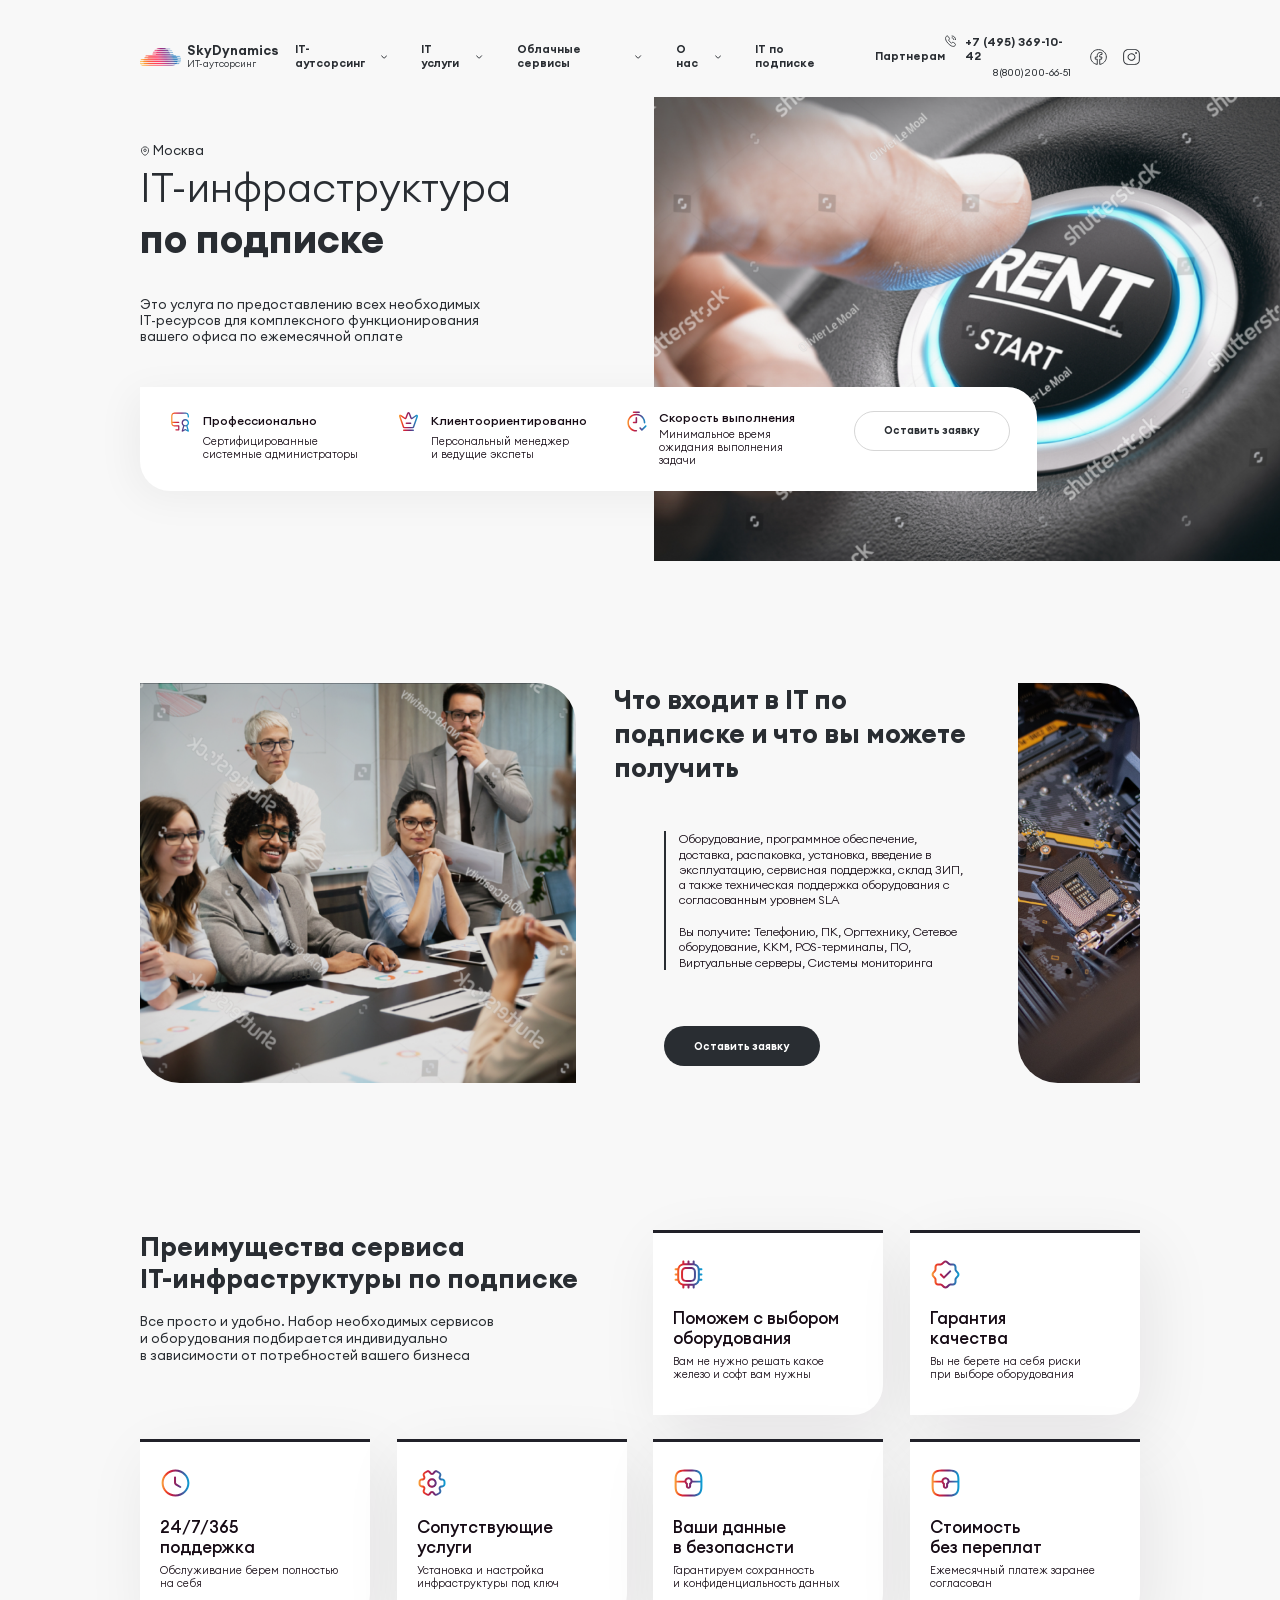
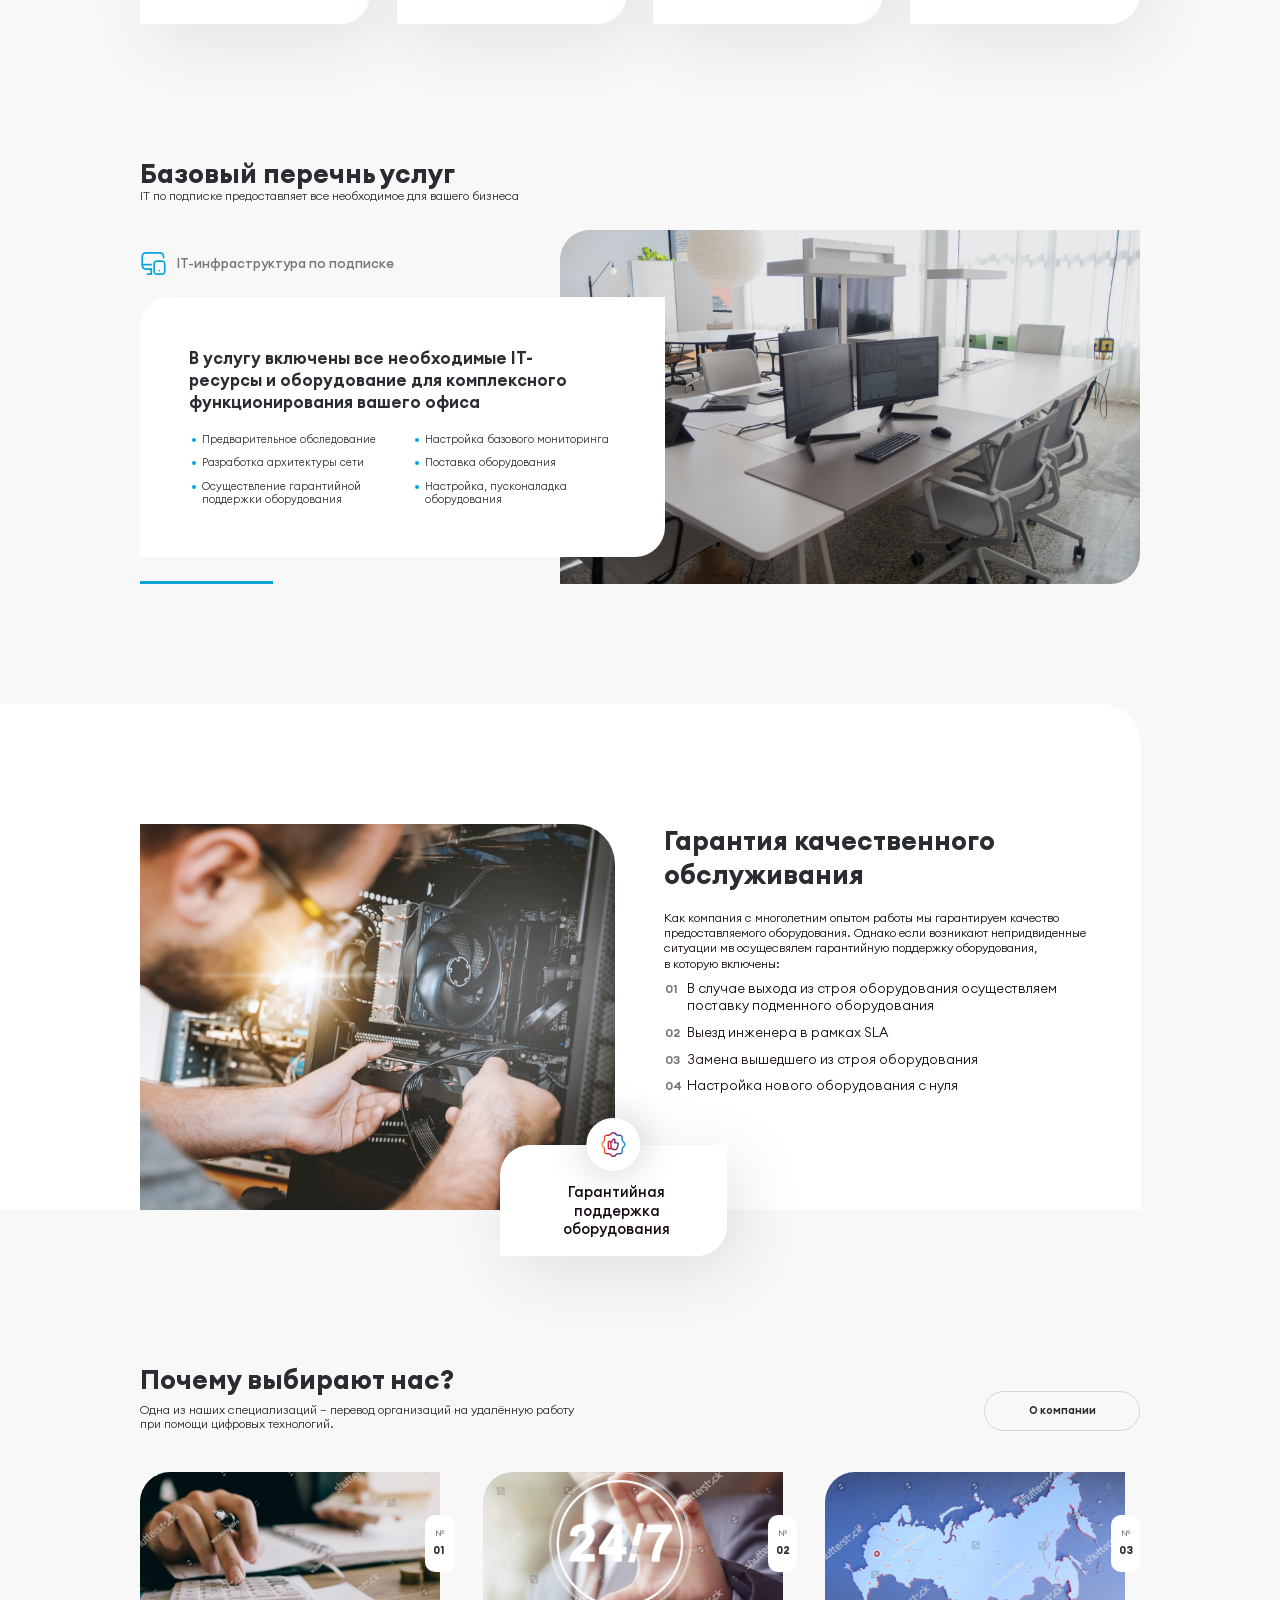
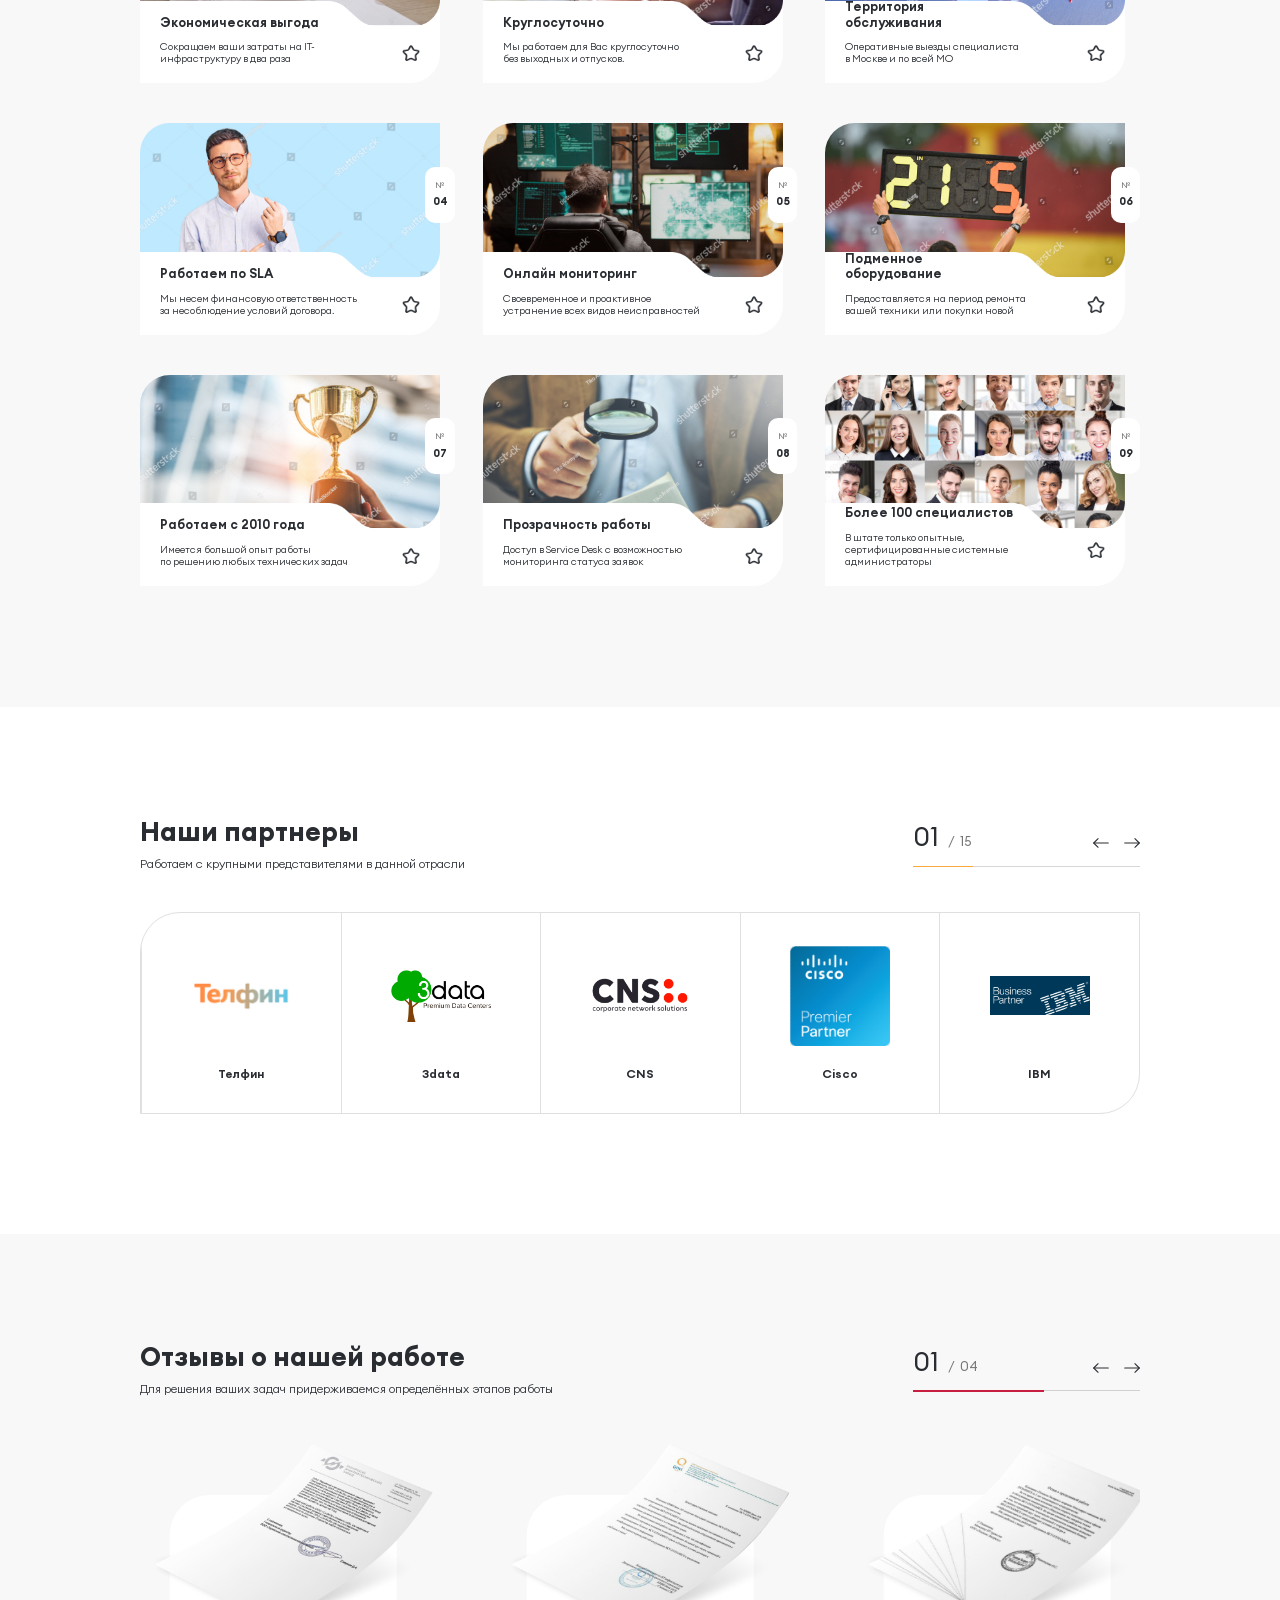
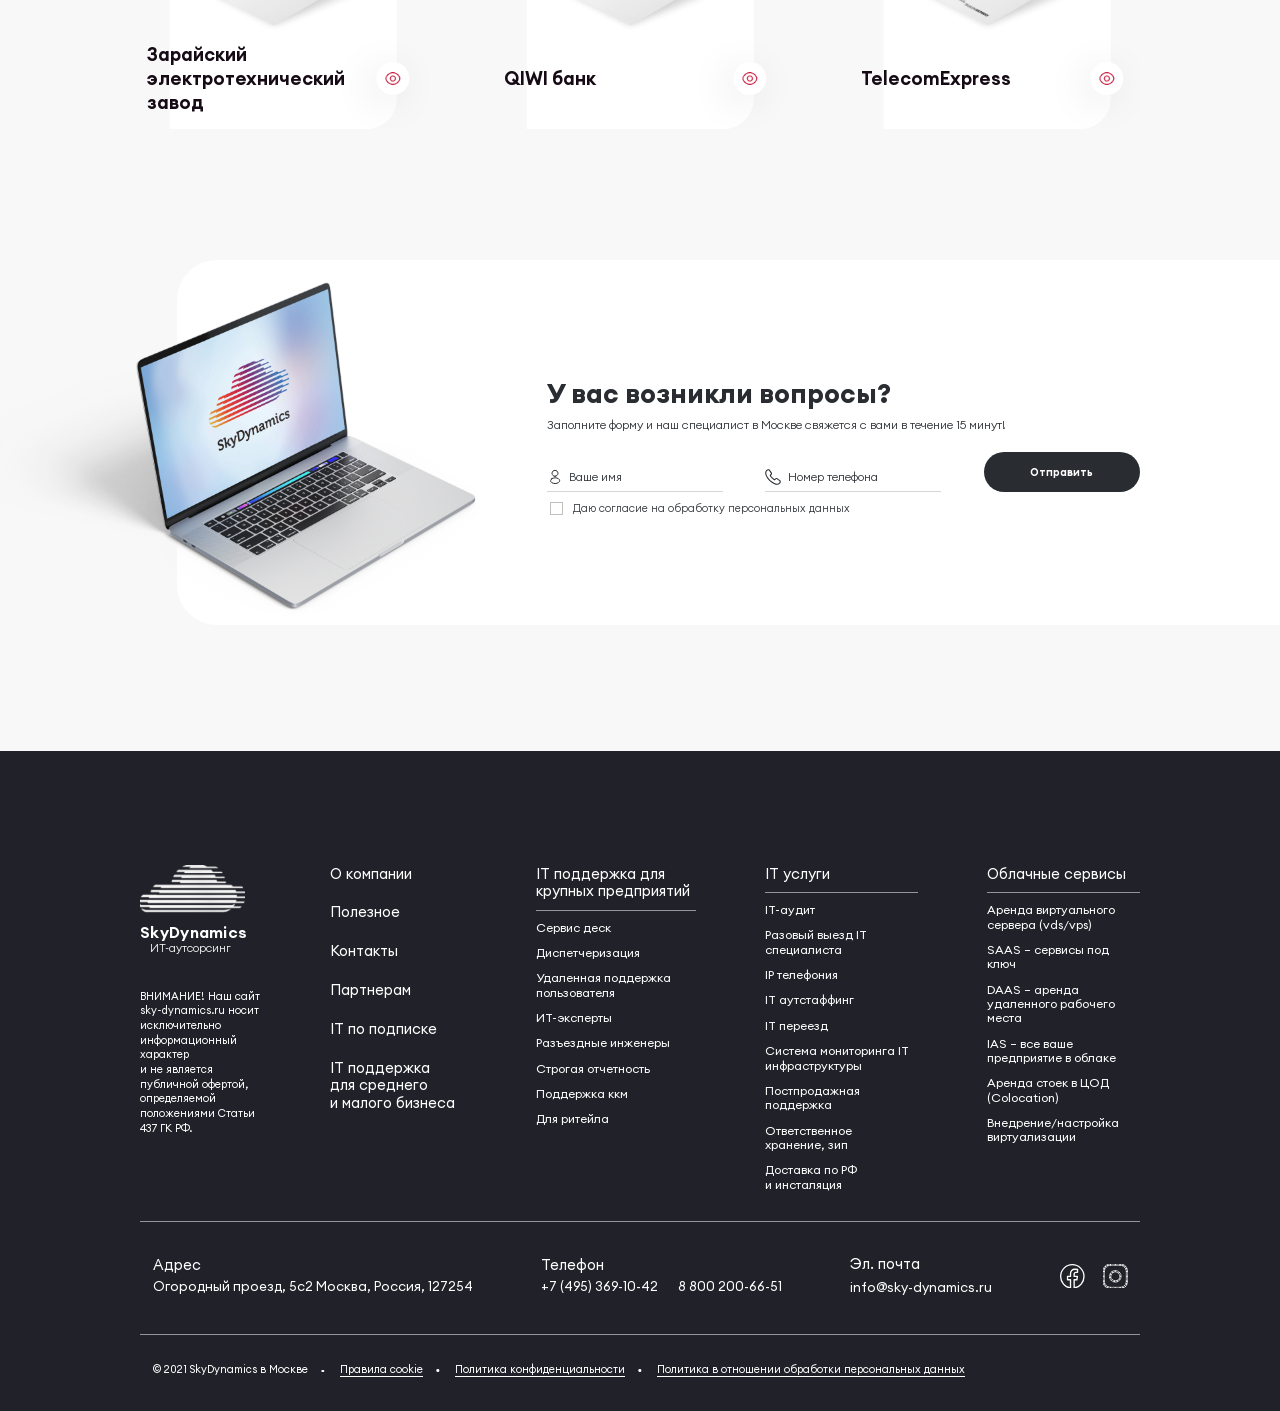
<file: subscription.html>
<!DOCTYPE html>
<html lang="ru">

<head>
    <meta charset="utf-8">
    <meta name="viewport" content="width=device-width, initial-scale=1.0, shrink-to-fit=no">
    <meta name="description" content="another website">
    <link rel="stylesheet" href="./css/swiper-bundle.min.css">
    <link href="./css/ion.rangeSlider.min.css" rel="stylesheet">
    <link href="./css/style.css" rel="stylesheet">
    <title>IT по подписке</title>
</head>

<body>

    <header class="header header--dark">
        <div class="container">
            <div class="header__inner">
                <a href="" class="header__burger-menu mobile"></a>

                <a href="" class="header__logo-wrap">
                    <div class="header__logo-img">
                        <img src="./img/logo.png" alt="">
                    </div>
                    <div class="header__logo-name">
                        <div class="header__logo-name-top">SkyDynamics</div>
                        <div class="header__logo-name-down"> ИТ-аутсорсинг</div>
                    </div>
                </a>

                <nav class="header__menu">
                    <div class="header__mobile-header mobile">
                        <a href="" class="header__logo-wrap">
                            <div class="header__logo-img">
                                <img src="./img/logo.png" alt="">
                            </div>
                            <div class="header__logo-name">
                                <div class="header__logo-name-top">SkyDynamics</div>
                                <div class="header__logo-name-down"> ИТ-аутсорсинг</div>
                            </div>
                        </a>
                        <a class="header__tel mobile" href="tel: +74953691042">
                            <img src="./img/call-calling.svg" alt="">
                        </a>
                    </div>
                    <ul class="header__menu-list">
                        <li class="header__menu-item">
                            <div class="header__menu-link menu-item-open">
                                <a href="" class="">IT-аутсорсинг</a>
                                <svg width="10" height="6" viewBox="0 0 10 6" fill="none" xmlns="http://www.w3.org/2000/svg">
                                    <path d="M9 1L5.70707 4.67453C5.31818 5.10849 4.68182 5.10849 4.29293 4.67453L1 1" stroke="" stroke-width="1.5"
                                        stroke-miterlimit="10" stroke-linecap="round" stroke-linejoin="round" />
                                </svg>
                            </div>
                            <ul class="header__menu-sub-list">
                                <li class="header__menu-sub-item">
                                    <a class="header__menu-sub-link" href="">IT поддержка для среднего
                                        и малого бизнеса</a>
                                </li>
                                <li class="header__menu-sub-item">
                                    <a class="header__menu-sub-link" href="">IT поддержка для крупных
                                        предприятий</a>
                                </li>
                            </ul>
                        </li>
                        <li class="header__menu-item  ">
                            <div class="header__menu-link menu-item-open">
                                <a href="" class="">IT услуги</a>
                                <svg width="10" height="6" viewBox="0 0 10 6" fill="none" xmlns="http://www.w3.org/2000/svg">
                                    <path d="M9 1L5.70707 4.67453C5.31818 5.10849 4.68182 5.10849 4.29293 4.67453L1 1" stroke="" stroke-width="1.5"
                                        stroke-miterlimit="10" stroke-linecap="round" stroke-linejoin="round" />
                                </svg>
                            </div>
                            <ul class="header__menu-sub-list">
                                <li class="header__menu-sub-item">
                                    <a class="header__menu-sub-link" href="">IT-аудит</a>
                                </li>
                                <li class="header__menu-sub-item">
                                    <a class="header__menu-sub-link" href="">Разовый выезд IT специалиста</a>
                                </li>
                                <li class="header__menu-sub-item">
                                    <a class="header__menu-sub-link" href="">IP телефония</a>
                                </li>
                                <li class="header__menu-sub-item">
                                    <a class="header__menu-sub-link" href="">IT аутстаффинг</a>
                                </li>
                                <li class="header__menu-sub-item">
                                    <a class="header__menu-sub-linkt" href="">IT переезд</a>
                                </li>
                                <li class="header__menu-sub-item">
                                    <a class="header__menu-sub-link" href="">Система мониторинга IT инфраструктуры</a>
                                </li>
                                <li class="header__menu-sub-item">
                                    <a class="header__menu-sub-link" href="">Ответственное хранение, зип</a>
                                </li>
                                <li class="header__menu-sub-item">
                                    <a class="header__menu-sub-link" href="">Доставка по РФ
                                        и нисталляция</a>
                                </li>
                            </ul>
                        </li>

                        <li class="header__menu-item">
                            <div class="header__menu-link menu-item-open">
                                <a href="" class="">Облачные сервисы</a>
                                <svg width="10" height="6" viewBox="0 0 10 6" fill="none" xmlns="http://www.w3.org/2000/svg">
                                    <path d="M9 1L5.70707 4.67453C5.31818 5.10849 4.68182 5.10849 4.29293 4.67453L1 1" stroke="" stroke-width="1.5"
                                        stroke-miterlimit="10" stroke-linecap="round" stroke-linejoin="round" />
                                </svg>
                            </div>
                            <ul class="header__menu-sub-list">
                                <li class="header__menu-sub-item">
                                    <a class="header__menu-sub-link" href="">Аренда виртуального сервера (vds/vps)</a>
                                </li>
                                <li class="header__menu-sub-item">
                                    <a class="header__menu-sub-link" href="">SAAS - сервисы
                                        под ключ</a>
                                </li>
                                <li class="header__menu-sub-item">
                                    <a class="header__menu-sub-link" href="">DAAS - аренда удаленного рабочего места</a>
                                </li>
                                <li class="header__menu-sub-item">
                                    <a class="header__menu-sub-link" href="">IAS - все ваше предприятие в облаке</a>
                                </li>
                                <li class="header__menu-sub-item">
                                    <a class="header__menu-sub-link" href="">Аренда стоек в ЦОД (Colocstion)</a>
                                </li>
                                <li class="header__menu-sub-item">
                                    <a class="header__menu-sub-link" href="">Внедрение/настройка виртуализации</a>
                                </li>
                            </ul>
                        </li>

                        <li class="header__menu-item ">
                            <div class="header__menu-link menu-item-open">
                                <a href="" class="">О нас</a>
                                <svg width="10" height="6" viewBox="0 0 10 6" fill="none" xmlns="http://www.w3.org/2000/svg">
                                    <path d="M9 1L5.70707 4.67453C5.31818 5.10849 4.68182 5.10849 4.29293 4.67453L1 1" stroke="" stroke-width="1.5"
                                        stroke-miterlimit="10" stroke-linecap="round" stroke-linejoin="round" />
                                </svg>
                            </div>
                            <ul class="header__menu-sub-list">
                                <li class="header__menu-sub-item">
                                    <a class="header__menu-sub-link" href="">Полезное</a>
                                </li>
                                <li class="header__menu-sub-item">
                                    <a class="header__menu-sub-link" href="">Контакты</a>
                                </li>
                            </ul>
                        </li>
                        <li class="header__menu-item">
                            <a class="header__menu-link" href="">IT по подписке</a>
                        </li>
                        <li class="header__menu-item">
                            <a class="header__menu-link" href="">Партнерам</a>
                        </li>
                    </ul>

                    <div class="header__social-wrap mobile">
                        <a href="" class="header__social-link">
                            <img src="./img/icon2.svg" alt="">
                        </a>
                        <a href="" class="header__social-link">
                            <img src="./img/instagram.svg" alt="">
                        </a>
                    </div>
                </nav>

                <div class="header__contacts">
                    <div class="header__tel-wrap desctop">
                        <div class="header__tel-top-wrap">
                            <div class="header__tel-top-img">
                                <img src="./img/call-calling-dark.svg" alt="">
                            </div>
                            <a class="header__tel-link" href="tel: +74953691042">+7 (495) 369-10-42</a>
                        </div>
                        <a class="header__tel-down" href="tel: 88002006651">8 (800) 200-66-51</a>
                    </div>
                    <div class="header__social-wrap desctop">
                        <a href="" class="header__social-link">
                            <img src="./img/fb-dark.svg" alt="">
                        </a>
                        <a href="" class="header__social-link">
                            <img src="./img/inst-dark.svg" alt="">
                        </a>
                    </div>
                    <a class="header__tel mobile" href="tel: +74953691042">
                        <img src="./img/call-calling-dark.svg" alt="">
                    </a>
                </div>
            </div>
        </div>
    </header>

    <main class="main">
        <section class="banner subscription banner--dark">
            <img class="banner__background desctop" src="./img/subscribtion-bg.png" alt="">
            <img class="banner__background mobile" src="./img/subscription-bg-mob.png" alt="">
           
            <div class="container">
                <div class="banner__inner">
                    <div class="banner__text-block">
                        <div class="banner__title-wrap">
                            <div class="banner__location-wrap">
                                <div class="banner__loc-img">
                                    <img src="./img/location-dark.svg" alt="">
                                </div>
                                <div class="banner__location-sity">Москва</div>
                            </div>
                            <div class="banner__title">IT-инфраструктура
                                <span>по&nbsp;подписке </span></div>
                            <div class="banner__subtitle">Это услуга по предоставлению всех необходимых IT-ресурсов для комплексного
                                функционирования вашего офиса по ежемесячной оплате</div>
                        </div>
                    </div>

                    <div class="banner__advantage">
                        <div class="banner__advantage-box">
                            <div class="banner__advantage-img">
                                <img src="./img/advantage1.svg" alt="">
                            </div>
                            <div class="banner__advantage-title">Профессионально</div>
                            <div class="banner__advantage-subtitle">Сертифицированные системные администраторы</div>
                        </div>
                        <div class="banner__advantage-box">
                            <div class="banner__advantage-img">
                                <img src="./img/crown2.svg" alt="">
                            </div>
                            <div class="banner__advantage-title">Клиентоориентированно</div>
                            <div class="banner__advantage-subtitle">Персональный менеджер
                                и&nbsp;ведущие экспеты</div>
                        </div>
                        <div class="banner__advantage-box">
                            <div class="banner__advantage-img">
                                <img src="./img/clock.svg" alt="">
                            </div>
                            <div class="banner__advantage-title">Скорость выполнения</div>
                            <div class="banner__advantage-subtitle">Минимальное время ожидания выполнения задачи</div>
                        </div>
                        <div class="banner__advantage-box">
                            <a class="banner__advantage-btn btn btn--transparent" href="">Оставить заявку</a>
                        </div>
                    </div>
                </div>
            </div>
        </section>

        <section class="in-price">
            <div class="container">
                <div class="in-price__inner">
                    <div class="in-price__left-photo">
                        <img class="desctop" src="./img/in-price2.png" alt="">
                        <img class="mobile" src="./img/in-price-mob2.png" alt="">
                    </div>
                    <div class="in-price__text-block">
                        <div class="in-price__title">Что входит в IT по подписке 
                            и что вы можете <br>
                            получить
                        </div>
                        <div class="in-price__text-wrap">
                            <div class="in-price__par">Оборудование, программное обеспечение,
                                доставка, распаковка, установка, введение в эксплуатацию,
                                сервисная поддержка, склад ЗИП, а&nbsp;также техническая поддержка оборудования
                                с согласованным уровнем SLA
                            </div>
                            <div class="in-price__par"> Вы получите: Телефонию, ПК, Оргтехнику,
                                Сетевое оборудование, ККМ, POS-терминалы, ПО,  Виртуальные серверы,
                                Системы мониторинга</div>
                        </div>

                        <a class="in-price__btn btn btn--black" href="">Оставить заявку</a>
                    </div>
                    <div class="in-price__right-photo">
                        <img class="desctop" src="./img/in-price1.png" alt="">
                        <img class="mobile" src="./img/in-price-mob1.png" alt="">
                    </div>
                </div>
            </div>
        </section>

        <section class="benefits">
            <div class="container">
                <div class="benefits__top">
                    <div class="benefits__text-block">
                        <div class="benefits__title">Преимущества сервиса <br>
                            IT-инфраструктуры по&nbsp;подписке</div>
                        <div class="benefits__subtitle">Все просто и удобно. Набор необходимых сервисов
                            и&nbsp;оборудования подбирается индивидуально
                            в&nbsp;зависимости от&nbsp;потребностей вашего бизнеса
                            </div>
                    </div>
                    <div class="benefits__box">
                        <div class="benefits__box-img">
                            <img src="./img/benefits1.svg" alt="">
                        </div>
                        <div class="benefits__box-title">Поможем с выбором оборудования</div>
                        <div class="benefits__box-subtitle">Вам не нужно решать какое железо&nbsp;и софт вам нужны</div>
                    </div>
                    <div class="benefits__box">
                        <div class="benefits__box-img">
                            <img src="./img/benefits2.svg" alt="">
                        </div>
                        <div class="benefits__box-title">Гарантия <br>
                            качества</div>
                        <div class="benefits__box-subtitle">Вы не берете на себя риски
                            при&nbsp;выборе оборудования</div>
                    </div>
                </div>
                <div class="benefits__down">
                    <div class="benefits__box">
                        <div class="benefits__box-img">
                            <img src="./img/benefits3.svg" alt="">
                        </div>
                        <div class="benefits__box-title">24/7/365 <br>
                            поддержка</div>
                        <div class="benefits__box-subtitle">Обслуживание берем полностью на себя</div>
                    </div>
                    <div class="benefits__box">
                        <div class="benefits__box-img">
                            <img src="./img/benefits4.svg" alt="">
                        </div>
                        <div class="benefits__box-title">Сопутствующие услуги</div>
                        <div class="benefits__box-subtitle">Установка и настройка инфраструктуры под ключ</div>
                    </div>
                    <div class="benefits__box">
                        <div class="benefits__box-img">
                            <img src="./img/benefits5.svg" alt="">
                        </div>
                        <div class="benefits__box-title">Ваши данные
                            в&nbsp;безопаснсти</div>
                        <div class="benefits__box-subtitle">Гарантируем сохранность
                            и&nbsp;конфиденциальность данных</div>
                    </div>
                    <div class="benefits__box">
                        <div class="benefits__box-img">
                            <img src="./img/benefits6.svg" alt="">
                        </div>
                        <div class="benefits__box-title">Стоимость
                            без&nbsp;переплат</div>
                        <div class="benefits__box-subtitle">Ежемесячный платеж заранее согласован</div>
                    </div>
                </div>
            </div>
        </section>


        <section class="scroll">
            <div class="container">
                <div class="scroll__content">
                    <div class="scroll__title-wrap">
                        <div class="scroll__title title">Базовый перечнь услуг</div>
                        <div class="scroll__subtitle subtitle">IT по подписке предоставляет все&nbsp;необходимое для вашего бизнеса</div>
                    </div>
                    <div class="scroll__content">
                        <div class="scroll__block block">
                            <img class="block__img desctop" src="./img/scroll.png" alt="">
                            <img class="block__img mobile" src="./img/block-mob1.png" alt="">
                            <div class="block__text-wrap">
                                <div class="block__num-wrap">
                                    <div class="block__num-img">
                                        <img src="./img/block-icon1.svg" alt="">
                                    </div>
                                    <div class="block__num-num">IT-инфраструктура по&nbsp;подписке</div>
                                </div>
                                <div class="block__inner">
                                    <div class="block__list-wrap">
                                        <div class="block__list-title">В услугу включены все необходимые IT-ресурсы
                                            и&nbsp;оборудование для&nbsp;комплексного функционирования вашего&nbsp;офиса </div>
                                        <div class="block__list-wrapper">
                                            <div class="block__list-left">
                                                <div class="block__list-item">Предварительное обследование</div>
                                                <div class="block__list-item">Разработка архитектуры сети</div>
                                                <div class="block__list-item">Осуществление гарантийной поддержки оборудования</div>
                                            </div>
                                            <div class="block__list-right">
                                                <div class="block__list-item">Настройка базового мониторинга</div>
                                                <div class="block__list-item">Поставка оборудования</div>
                                                <div class="block__list-item">Настройка, пусконаладка оборудования</div>
                                            </div>
                                        </div>
                                    </div>
                                </div>
                            </div>
                        </div>
                    </div>
                </div>
            </div>
        </section>

        <section class="garant">
            <div class="container">
                <div class="garant__content">
                    <div class="garant__photo-block">
                        <img src="./img/garant.png" alt="">
                    </div>
                    <div class="garant__text-block">
                        <div class="garant__title">Гарантия качественного обслуживания</div>
                        <div class="garant__subtitle">Как компания с многолетним опытом работы мы гарантируем качество
                            предоставляемого оборудования. Однако если возникают непридвиденные ситуации мв осущесвялем гарантийную поддержку оборудования, в&nbsp;которую&nbsp;включены:</div>
                        <ol class="garant__list">
                            <li class="garant__item">В случае выхода из строя оборудования осуществляем поставку подменного оборудования</li>
                            <li class="garant__item">Выезд инженера в рамках SLA</li>
                            <li class="garant__item">Замена вышедшего из строя оборудования</li>
                            <li class="garant__item">Настройка нового оборудования с нуля</li>
                        </ol>
                        <div class="garant__mini-block">
                            <div class="garant__icon">
                                <img src="./img/garant-icon.svg" alt="">
                            </div>
                            <div class="garant__mini-block-text">Гарантийная поддержка оборудования</div>
                        </div>
                    </div>
                </div>
            </div>
        </section>

        <section class="choose page-subscription">
            <div class="container">
                <div class="choose__inner">
                    <div class="choose__top-wrap">
                        <div class="choose__title-wrap">
                            <div class="choose__title title">Почему выбирают нас?</div>
                            <div class="choose__subtitle subtitle">Одна из наших специализаций — перевод организаций на
                                удалённую работу
                                при&nbsp;помощи цифровых технологий. </div>
                        </div>
                        <a class="choose__top-btn btn btn--transparent" href="">О компании</a>
                    </div>
                </div>

                <div class="choose__content">
                    <div class="choose__box">
                        <img class="choose__box-bg desctop" src="./img/choose8.png" alt="">
                        <img class="choose__box-bg mobile" src="./img/c-mob1.png" alt="">
                        <div class="choose__box-num-wrap">
                            <div class="choose__box-num-symbol">№</div>
                            <div class="choose__box-num-num">01</div>
                        </div>
                        <div class="choose__box-bottom">
                            <img class="choose__box-text-substrate desctop" src="./img/choose-sub.png" alt="">
                            <img class="choose__box-text-substrate mobile" src="./img/c-mob-sub.png" alt="">
                            <div class="choose__box-bottom-text">
                                <div class="choose__box-title">Экономическая выгода</div>
                                <div class="choose__box-subtitle-wrap">
                                    <div class="choose__box-subtitle">Сокращаем ваши затраты
                                        на IT-инфраструктуру в два раза</div>
                                    <div class="choose__box-text-img">
                                        <img src="./img/star.png" alt="">
                                    </div>
                                </div>
                            </div>
                        </div>
                    </div>
                    <div class="choose__box">
                        <img class="choose__box-bg desctop" src="./img/choose7.png" alt="">
                        <img class="choose__box-bg mobile" src="./img/c-mob2.png" alt="">
                        <div class="choose__box-num-wrap">
                            <div class="choose__box-num-symbol">№</div>
                            <div class="choose__box-num-num">02</div>
                        </div>
                        <div class="choose__box-bottom">
                            <img class="choose__box-text-substrate desctop" src="./img/choose-sub.png" alt="">
                            <img class="choose__box-text-substrate mobile" src="./img/c-mob-sub.png" alt="">
                            <div class="choose__box-bottom-text">
                                <div class="choose__box-title">Круглосуточно</div>
                                <div class="choose__box-subtitle-wrap">
                                    <div class="choose__box-subtitle">Мы работаем для Вас круглосуточно
                                        без&nbsp;выходных и отпусков.</div>
                                    <div class="choose__box-text-img">
                                        <img src="./img/star.png" alt="">
                                    </div>
                                </div>
                            </div>
                        </div>
                    </div>
                    <div class="choose__box">
                        <img class="choose__box-bg desctop" src="./img/choose6.png" alt="">
                        <img class="choose__box-bg mobile" src="./img/c-mob3.png" alt="">
                        <div class="choose__box-num-wrap">
                            <div class="choose__box-num-symbol">№</div>
                            <div class="choose__box-num-num">03</div>
                        </div>
                        <div class="choose__box-bottom">
                            <img class="choose__box-text-substrate desctop" src="./img/choose-sub.png" alt="">
                            <img class="choose__box-text-substrate mobile" src="./img/c-mob-sub.png" alt="">
                            <div class="choose__box-bottom-text">
                                <div class="choose__box-title">Территория обслуживания</div>
                                <div class="choose__box-subtitle-wrap">
                                    <div class="choose__box-subtitle">Оперативные выезды специалиста
                                        в&nbsp;Москве&nbsp;и&nbsp;по всей МО</div>
                                    <div class="choose__box-text-img">
                                        <img src="./img/star.png" alt="">
                                    </div>
                                </div>
                            </div>
                        </div>
                    </div>
                    <div class="choose__box big">
                        <img class="choose__box-bg desctop" src="./img/choose5.png" alt="">
                        <img class="choose__box-bg mobile" src="./img/c-mob4.png" alt="">
                        <div class="choose__box-num-wrap">
                            <div class="choose__box-num-symbol">№</div>
                            <div class="choose__box-num-num">04</div>
                        </div>
                        <div class="choose__box-bottom">
                            <img class="choose__box-text-substrate desctop" src="./img/choose-sub.png" alt="">
                            <img class="choose__box-text-substrate mobile" src="./img/c-mob-sub.png" alt="">
                            <div class="choose__box-bottom-text">
                                <div class="choose__box-title">Работаем по SLA</div>
                                <div class="choose__box-subtitle-wrap">
                                    <div class="choose__box-subtitle">Мы несем финансовую ответственность
                                        за&nbsp;несоблюдение условий договора.</div>
                                    <div class="choose__box-text-img">
                                        <img src="./img/star.png" alt="">
                                    </div>
                                </div>
                            </div>
                        </div>
                    </div>
                    <div class="choose__box big">
                        <img class="choose__box-bg desctop" src="./img/choose4.png" alt="">
                        <img class="choose__box-bg mobile" src="./img/c-mob5.png" alt="">
                        <div class="choose__box-num-wrap">
                            <div class="choose__box-num-symbol">№</div>
                            <div class="choose__box-num-num">05</div>
                        </div>
                        <div class="choose__box-bottom">
                            <img class="choose__box-text-substrate desctop" src="./img/choose-sub.png" alt="">
                            <img class="choose__box-text-substrate mobile" src="./img/c-mob-sub.png" alt="">
                            <div class="choose__box-bottom-text">
                                <div class="choose__box-title">Онлайн мониторинг</div>
                                <div class="choose__box-subtitle-wrap">
                                    <div class="choose__box-subtitle">Своевременное и проактивное
                                        устранение&nbsp;всех видов неисправностей</div>
                                    <div class="choose__box-text-img">
                                        <img src="./img/star.png" alt="">
                                    </div>
                                </div>
                            </div>
                        </div>
                    </div>
                    <div class="choose__box">
                        <img class="choose__box-bg desctop" src="./img/choose3.png" alt="">
                        <img class="choose__box-bg mobile" src="./img/c-mob6.png" alt="">
                        <div class="choose__box-num-wrap">
                            <div class="choose__box-num-symbol">№</div>
                            <div class="choose__box-num-num">06</div>
                        </div>
                        <div class="choose__box-bottom">
                            <img class="choose__box-text-substrate desctop" src="./img/choose-sub.png" alt="">
                            <img class="choose__box-text-substrate mobile" src="./img/c-mob-sub.png" alt="">
                            <div class="choose__box-bottom-text">
                                <div class="choose__box-title">Подменное оборудование</div>
                                <div class="choose__box-subtitle-wrap">
                                    <div class="choose__box-subtitle">Предоставляется на период ремонта
                                        вашей&nbsp;техники или покупки новой</div>
                                    <div class="choose__box-text-img">
                                        <img src="./img/star.png" alt="">
                                    </div>
                                </div>
                            </div>
                        </div>
                    </div>
                    <div class="choose__box">
                        <img class="choose__box-bg desctop" src="./img/choose2.png" alt="">
                        <img class="choose__box-bg mobile" src="./img/c-mob7.png" alt="">
                        <div class="choose__box-num-wrap">
                            <div class="choose__box-num-symbol">№</div>
                            <div class="choose__box-num-num">07</div>
                        </div>
                        <div class="choose__box-bottom">
                            <img class="choose__box-text-substrate desctop" src="./img/choose-sub.png" alt="">
                            <img class="choose__box-text-substrate mobile" src="./img/c-mob-sub.png" alt="">
                            <div class="choose__box-bottom-text">
                                <div class="choose__box-title">Работаем с 2010 года</div>
                                <div class="choose__box-subtitle-wrap">
                                    <div class="choose__box-subtitle">Имеется большой опыт работы
                                        по&nbsp;решению&nbsp;любых технических задач</div>
                                    <div class="choose__box-text-img">
                                        <img src="./img/star.png" alt="">
                                    </div>
                                </div>
                            </div>
                        </div>
                    </div>
                    <div class="choose__box">
                        <img class="choose__box-bg desctop" src="./img/choose1.png" alt="">
                        <img class="choose__box-bg mobile" src="./img/c-mob8.png" alt="">
                        <div class="choose__box-num-wrap">
                            <div class="choose__box-num-symbol">№</div>
                            <div class="choose__box-num-num">08</div>
                        </div>
                        <div class="choose__box-bottom">
                            <img class="choose__box-text-substrate desctop" src="./img/choose-sub.png" alt="">
                            <img class="choose__box-text-substrate mobile" src="./img/c-mob-sub.png" alt="">
                            <div class="choose__box-bottom-text">
                                <div class="choose__box-title">Прозрачность работы</div>
                                <div class="choose__box-subtitle-wrap">
                                    <div class="choose__box-subtitle">Доступ в Service Desk
                                        c возможностью мониторинга статуса заявок</div>
                                    <div class="choose__box-text-img">
                                        <img src="./img/star.png" alt="">
                                    </div>
                                </div>
                            </div>
                        </div>
                    </div>
                    <div class="choose__box big">
                        <img class="choose__box-bg desctop" src="./img/choose9.png" alt="">
                        <img class="choose__box-bg mobile" src="./img/c-mob9.png" alt="">
                        <div class="choose__box-num-wrap">
                            <div class="choose__box-num-symbol">№</div>
                            <div class="choose__box-num-num">09</div>
                        </div>
                        <div class="choose__box-bottom">
                            <img class="choose__box-text-substrate desctop" src="./img/choose-sub.png" alt="">
                            <img class="choose__box-text-substrate mobile" src="./img/c-mob-sub.png" alt="">
                            <div class="choose__box-bottom-text">
                                <div class="choose__box-title">Более 100 специалистов</div>
                                <div class="choose__box-subtitle-wrap">
                                    <div class="choose__box-subtitle">В штате только опытные,
                                        сертифицированные системные администраторы</div>
                                    <div class="choose__box-text-img">
                                        <img src="./img/star.png" alt="">
                                    </div>
                                </div>
                            </div>
                        </div>
                    </div>
                </div>
            </div>
        </section>

        <section class="partners page-subscription">
            <div class="container">
                <div class="partners__inner">
                    <div class="partners__top-wrap">
                        <div class="partners__title-wrap">
                            <div class="partners__title title">Наши партнеры</div>
                            <div class="partners__subtitle subtitle">Работаем с крупными представителями в&nbsp;данной
                                отрасли</div>
                        </div>
                        <div class="partners__control-wrap control__wrap">
                            <div class="partners__control-top control__top">
                                <div class="partners__control-fraction control__fraction"></div>
                                <div class="partners__control-arrows swiper-arrow control__arrows">
                                    <div class="partners__control-arrow-prew control__arrow-prew">
                                        <img src="./img/arrow-left.svg" alt="">
                                    </div>
                                    <div class="partners__control-arrow-next control__arrow-next">
                                        <img src="./img/arrow-right.svg" alt="">
                                    </div>
                                </div>
                            </div>
                            <div class="partners__control-scrollbar swiper-scrollbar control__scrollbar"></div>
                        </div>
                    </div>

                    <div class="partners__content swiper-slider">
                        <div class="partners__content-wrapper swiper-wrapper">
                            <div class="partners__slide swiper-slide">
                                <div class="partners__slide-img">
                                    <img src="./img/part1.png" alt="">
                                </div>
                                <div class="partners__slide-title">Телфин</div>
                            </div>
                            <div class="partners__slide swiper-slide">
                                <div class="partners__slide-img">
                                    <img src="./img/part2.png" alt="">
                                </div>
                                <div class="partners__slide-title">3data</div>
                            </div>
                            <div class="partners__slide swiper-slide">
                                <div class="partners__slide-img">
                                    <img src="./img/part3.png" alt="">
                                </div>
                                <div class="partners__slide-title">CNS</div>
                            </div>
                            <div class="partners__slide swiper-slide">
                                <div class="partners__slide-img">
                                    <img src="./img/part4.png" alt="">
                                </div>
                                <div class="partners__slide-title">Cisco</div>
                            </div>
                            <div class="partners__slide swiper-slide">
                                <div class="partners__slide-img">
                                    <img src="./img/part5.png" alt="">
                                </div>
                                <div class="partners__slide-title">IBM</div>
                            </div>
                            <div class="partners__slide swiper-slide">
                                <div class="partners__slide-img">
                                    <img src="./img/part4.png" alt="">
                                </div>
                                <div class="partners__slide-title">Телфин</div>
                            </div>
                            <div class="partners__slide swiper-slide">
                                <div class="partners__slide-img">
                                    <img src="./img/part5.png" alt="">
                                </div>
                                <div class="partners__slide-title">Телфин</div>
                            </div>
                            <div class="partners__slide swiper-slide">
                                <div class="partners__slide-img">
                                    <img src="./img/part4.png" alt="">
                                </div>
                                <div class="partners__slide-title">Cisco</div>
                            </div>
                            <div class="partners__slide swiper-slide">
                                <div class="partners__slide-img">
                                    <img src="./img/part5.png" alt="">
                                </div>
                                <div class="partners__slide-title">IBM</div>
                            </div>
                            <div class="partners__slide swiper-slide">
                                <div class="partners__slide-img">
                                    <img src="./img/part4.png" alt="">
                                </div>
                                <div class="partners__slide-title">Телфин</div>
                            </div>
                            <div class="partners__slide swiper-slide">
                                <div class="partners__slide-img">
                                    <img src="./img/part5.png" alt="">
                                </div>
                                <div class="partners__slide-title">Телфин</div>
                            </div>
                            <div class="partners__slide swiper-slide">
                                <div class="partners__slide-img">
                                    <img src="./img/part4.png" alt="">
                                </div>
                                <div class="partners__slide-title">Телфин</div>
                            </div>
                            <div class="partners__slide swiper-slide">
                                <div class="partners__slide-img">
                                    <img src="./img/part5.png" alt="">
                                </div>
                                <div class="partners__slide-title">Телфин</div>
                            </div>
                            <div class="partners__slide swiper-slide">
                                <div class="partners__slide-img">
                                    <img src="./img/part4.png" alt="">
                                </div>
                                <div class="partners__slide-title">Телфин</div>
                            </div>
                            <div class="partners__slide swiper-slide">
                                <div class="partners__slide-img">
                                    <img src="./img/part5.png" alt="">
                                </div>
                                <div class="partners__slide-title">Телфин</div>
                            </div>
                            <div class="partners__slide swiper-slide">
                                <div class="partners__slide-img">
                                    <img src="./img/part4.png" alt="">
                                </div>
                                <div class="partners__slide-title">Телфин</div>
                            </div>
                            <div class="partners__slide swiper-slide">
                                <div class="partners__slide-img">
                                    <img src="./img/part5.png" alt="">
                                </div>
                                <div class="partners__slide-title">Телфин</div>
                            </div>
                            <div class="partners__slide swiper-slide">
                                <div class="partners__slide-img">
                                    <img src="./img/part4.png" alt="">
                                </div>
                                <div class="partners__slide-title">Телфин</div>
                            </div>
                            <div class="partners__slide swiper-slide">
                                <div class="partners__slide-img">
                                    <img src="./img/part5.png" alt="">
                                </div>
                                <div class="partners__slide-title">Телфин</div>
                            </div>
                        </div>
                    </div>
                </div>
        </section>

        <section class="reviews page-subscription">
            <div class="container">
                <div class="reviews__inner">
                    <div class="reviews__top-wrap">
                        <div class="reviews__title-wrap">
                            <div class="reviews__title title">Отзывы о нашей работе</div>
                            <div class="reviews__subtitle subtitle">Для решения ваших задач придерживаемся определённых
                                этапов работы</div>
                        </div>
                        <div class="reviews__control-wrap control__wrap">
                            <div class="reviews__control-top control__top">
                                <div class="reviews__control-fraction control__fraction"></div>
                                <div class="reviews__control-arrows swiper-arrow control__arrows">
                                    <div class="reviews__control-arrow-prew control__arrow-prew">
                                        <img src="./img/arrow-left.svg" alt="">
                                    </div>
                                    <div class="reviews__control-arrow-next control__arrow-next">
                                        <img src="./img/arrow-right.svg" alt="">
                                    </div>
                                </div>
                            </div>
                            <div class="reviews__control-scrollbar swiper-scrollbar control__scrollbar"></div>
                        </div>
                    </div>

                    <div class="reviews__content swiper-slider">
                        <div class="reviews__content-wrapper swiper-wrapper">
                            <div class="reviews__slide swiper-slide">
                                <div class="reviews__slide-substrate"></div>
                                <a class="reviews__slide-more" href="">
                                    <img src="./img/eye.png" alt="">
                                </a>
                                <div class="reviews__slide-inner">
                                    <img class="reviews__slide-mail-img" src="./img/review1.png" alt="">
                                    <div class="reviews__slide-text-wrap">
                                        <div class="reviews__slide-name-company">Зарайский электротехнический
                                            завод</div>
                                    </div>
                                </div>
                            </div>
                            <div class="reviews__slide swiper-slide">
                                <div class="reviews__slide-substrate"></div>
                                <a class="reviews__slide-more" href="">
                                    <img src="./img/eye.png" alt="">
                                </a>
                                <div class="reviews__slide-inner">
                                    <img class="reviews__slide-mail-img" src="./img/review2.png" alt="">
                                    <div class="reviews__slide-text-wrap">
                                        <div class="reviews__slide-name-company">QIWI банк</div>
                                    </div>
                                </div>
                            </div>
                            <div class="reviews__slide swiper-slide">
                                <div class="reviews__slide-substrate"></div>
                                <a class="reviews__slide-more" href="">
                                    <img src="./img/eye.png" alt="">
                                </a>
                                <div class="reviews__slide-inner">
                                    <img class="reviews__slide-mail-img" src="./img/review3.png" alt="">
                                    <div class="reviews__slide-text-wrap">
                                        <div class="reviews__slide-name-company">TelecomExpress</div>
                                    </div>
                                </div>
                            </div>
                            <div class="reviews__slide swiper-slide">
                                <div class="reviews__slide-substrate"></div>
                                <a class="reviews__slide-more" href="">
                                    <img src="./img/eye.png" alt="">
                                </a>
                                <div class="reviews__slide-inner">
                                    <img class="reviews__slide-mail-img" src="./img/review2.png" alt="">
                                    <div class="reviews__slide-text-wrap">
                                        <div class="reviews__slide-name-company">QIWI банк</div>
                                    </div>
                                </div>
                            </div>
                            <div class="reviews__slide swiper-slide">
                                <div class="reviews__slide-substrate"></div>
                                <a class="reviews__slide-more" href="">
                                    <img src="./img/eye.png" alt="">
                                </a>
                                <div class="reviews__slide-inner">
                                    <img class="reviews__slide-mail-img" src="./img/review3.png" alt="">
                                    <div class="reviews__slide-text-wrap">
                                        <div class="reviews__slide-name-company">TelecomExpress</div>
                                    </div>
                                </div>
                            </div>
                        </div>
                    </div>
                </div>
            </div>
        </section>

        <section class="feedback">
            <img class="feedback__substrate" src="./img/notebook.png" alt="">

            <div class="container">
                <div class="feedback__inner">
                    <form class="feedback__form" action="">
                        <div class="feedback__title-wrap">
                            <div class="feedback__title">У вас возникли вопросы?</div>
                            <div class="feedback__subtitle">Заполните форму и наш специалист в Москве свяжется с&nbsp;вами в
                                течение 15 минут!</div>
                        </div>
                        <div class="feedback__body">
                            <div class="feedback__information">
                                <div class="feedback__information-personal">
                                    <label class="feedback__input-wrap">
                                            <svg class="feedback__input-img" width="24" height="24" viewBox="0 0 24 24"
                                            fill="none" xmlns="http://www.w3.org/2000/svg">
                                            <path
                                                d="M12.1601 10.87C12.0601 10.86 11.9401 10.86 11.8301 10.87C9.45006 10.79 7.56006 8.84 7.56006 6.44C7.56006 3.99 9.54006 2 12.0001 2C14.4501 2 16.4401 3.99 16.4401 6.44C16.4301 8.84 14.5401 10.79 12.1601 10.87Z"
                                                stroke="" stroke-width="1.5" stroke-linecap="round"
                                                stroke-linejoin="round" />
                                            <path
                                                d="M7.15997 14.56C4.73997 16.18 4.73997 18.82 7.15997 20.43C9.90997 22.27 14.42 22.27 17.17 20.43C19.59 18.81 19.59 16.17 17.17 14.56C14.43 12.73 9.91997 12.73 7.15997 14.56Z"
                                                stroke="" stroke-width="1.5" stroke-linecap="round"
                                                stroke-linejoin="round" />
                                        </svg>
                                        <input class="feedback__input" type="text" placeholder="Ваше имя" name="" id="">
                                    </label>
                                    <label class="feedback__input-wrap">
                                        <svg class="feedback__input-img" width="22" height="22" viewBox="0 0 22 22"
                                            fill="none" xmlns="http://www.w3.org/2000/svg">
                                            <path
                                                d="M20.97 17.33C20.97 17.69 20.89 18.06 20.72 18.42C20.55 18.78 20.33 19.12 20.04 19.44C19.55 19.98 19.01 20.37 18.4 20.62C17.8 20.87 17.15 21 16.45 21C15.43 21 14.34 20.76 13.19 20.27C12.04 19.78 10.89 19.12 9.75 18.29C8.6 17.45 7.51 16.52 6.47 15.49C5.44 14.45 4.51 13.36 3.68 12.22C2.86 11.08 2.2 9.94 1.72 8.81C1.24 7.67 1 6.58 1 5.54C1 4.86 1.12 4.21 1.36 3.61C1.6 3 1.98 2.44 2.51 1.94C3.15 1.31 3.85 1 4.59 1C4.87 1 5.15 1.06 5.4 1.18C5.66 1.3 5.89 1.48 6.07 1.74L8.39 5.01C8.57 5.26 8.7 5.49 8.79 5.71C8.88 5.92 8.93 6.13 8.93 6.32C8.93 6.56 8.86 6.8 8.72 7.03C8.59 7.26 8.4 7.5 8.16 7.74L7.4 8.53C7.29 8.64 7.24 8.77 7.24 8.93C7.24 9.01 7.25 9.08 7.27 9.16C7.3 9.24 7.33 9.3 7.35 9.36C7.53 9.69 7.84 10.12 8.28 10.64C8.73 11.16 9.21 11.69 9.73 12.22C10.27 12.75 10.79 13.24 11.32 13.69C11.84 14.13 12.27 14.43 12.61 14.61C12.66 14.63 12.72 14.66 12.79 14.69C12.87 14.72 12.95 14.73 13.04 14.73C13.21 14.73 13.34 14.67 13.45 14.56L14.21 13.81C14.46 13.56 14.7 13.37 14.93 13.25C15.16 13.11 15.39 13.04 15.64 13.04C15.83 13.04 16.03 13.08 16.25 13.17C16.47 13.26 16.7 13.39 16.95 13.56L20.26 15.91C20.52 16.09 20.7 16.3 20.81 16.55C20.91 16.8 20.97 17.05 20.97 17.33Z"
                                                stroke="" stroke-width="1.5" stroke-miterlimit="10" />
                                        </svg>
                                        <input class="feedback__input" type="text" placeholder="Номер телефона" name=""
                                            id="">
                                    </label>
                                    <a class="feedback__btn btn btn--black desctop" href="">Отправить</a>
                                </div>
                                <label class="feedback__select-label">
                                    <input class="feedback__checkbox-input" type="checkbox" name="select" id="">
                                    <span class="feedback__checkbox-style">
                                    </span>
                                    Даю согласие на обработку персональных данных
                                </label>
                            </div>
                        </div>
                        <a class="feedback__btn btn btn--black mobile" href="">Оставить заявку</a>
                    </form>
                </div>
            </div>
        </section>
    </main>

    <footer class="footer">
        <div class="container">
            <div class="footer__inner">
                <div class="footer__nav-block">
                    <div class="footer__logo-danger">
                        <a href="" class="footer__logo-wrap">
                            <div class="footer__logo-img">
                                <img src="./img/logo-white.png" alt="">
                            </div>
                            <div class="footer__logo-company-top">SkyDynamics</div>
                            <div class="footer__logo-company-down">ИТ-аутсорсинг</div>
                        </a>
                        <div class="footer__danger"><span>ВНИМАНИЕ!</span> Наш сайт
                            sky-dynamics.ru носит исключительно информационный характер
                            и&nbsp;не&nbsp;является публичной офертой,
                            определяемой положениями Статьи 437 ГК РФ.
                        </div>
                    </div>

                    <div class="footer__menu main-menu">
                        <ul class="footer__list">
                            <li class="footer__item">
                                <a class="footer__link" href="">О компании</a>
                            </li>
                            <li class="footer__item">
                                <a class="footer__link" href="">Полезное</a>
                            </li>
                            <li class="footer__item">
                                <a class="footer__link" href="">Контакты</a>
                            </li>
                            <li class="footer__item">
                                <a class="footer__link" href="">Партнерам</a>
                            </li>
                            <li class="footer__item">
                                <a class="footer__link" href="">IT по подписке</a>
                            </li>
                            <li class="footer__item">
                                <a class="footer__link" href="">IT поддержка для&nbsp;среднего и&nbsp;малого бизнеса</a>
                            </li>
                        </ul>
                    </div>

                    <div class="footer__menu support-menu">
                        <div class="footer__menu-title">IT поддержка для крупных предприятий</div>
                        <ul class="footer__list">
                            <li class="footer__item">
                                <a class="footer__link" href="">Сервис деск</a>
                            </li>
                            <li class="footer__item">
                                <a class="footer__link" href="">Диспетчеризация</a>
                            </li>
                            <li class="footer__item">
                                <a class="footer__link" href="">Удаленная поддержка пользователя</a>
                            </li>
                            <li class="footer__item">
                                <a class="footer__link" href="">ИТ-эксперты</a>
                            </li>
                            <li class="footer__item">
                                <a class="footer__link" href="">Разъездные инженеры</a>
                            </li>
                            <li class="footer__item">
                                <a class="footer__link" href="">Строгая отчетность</a>
                            </li>
                            <li class="footer__item">
                                <a class="footer__link" href="">Поддержка ккм</a>
                            </li>
                            <li class="footer__item">
                                <a class="footer__link" href="">Для ритейла</a>
                            </li>
                        </ul>
                    </div>

                    <div class="footer__menu service-menu">
                        <div class="footer__menu-title">IT услуги</div>
                        <ul class="footer__list">
                            <li class="footer__item">
                                <a class="footer__link" href="">IT-аудит</a>
                            </li>
                            <li class="footer__item">
                                <a class="footer__link" href="">Разовый выезд IT специалиста</a>
                            </li>
                            <li class="footer__item">
                                <a class="footer__link" href="">IP телефония</a>
                            </li>
                            <li class="footer__item">
                                <a class="footer__link" href="">IT аутстаффинг</a>
                            </li>
                            <li class="footer__item">
                                <a class="footer__link" href="">IT переезд</a>
                            </li>
                            <li class="footer__item">
                                <a class="footer__link" href="">Система мониторинга IT инфраструктуры</a>
                            </li>
                            <li class="footer__item">
                                <a class="footer__link" href="">Постпродажная поддержка</a>
                            </li>
                            <li class="footer__item">
                                <a class="footer__link" href="">Ответственное
                                    хранение,&nbsp;зип</a>
                            </li>
                            <li class="footer__item">
                                <a class="footer__link" href="">Доставка по РФ
                                    и&nbsp;инсталяция</a>
                            </li>
                        </ul>
                    </div>

                    <div class="footer__menu cloud-menu">
                        <div class="footer__menu-title">Облачные сервисы</div>
                        <ul class="footer__list">
                            <li class="footer__item">
                                <a class="footer__link" href="">Аренда виртуального сервера (vds/vps)</a>
                            </li>
                            <li class="footer__item">
                                <a class="footer__link" href="">SAAS – сервисы под ключ</a>
                            </li>
                            <li class="footer__item">
                                <a class="footer__link" href="">DAAS – аренда удаленного рабочего места</a>
                            </li>
                            <li class="footer__item">
                                <a class="footer__link" href="">IAS – все ваше предприятие в облаке</a>
                            </li>
                            <li class="footer__item">
                                <a class="footer__link" href="">Аренда стоек в ЦОД (Colocation)</a>
                            </li>
                            <li class="footer__item">
                                <a class="footer__link" href="">Внедрение/настройка виртуализации</a>
                            </li>
                        </ul>
                    </div>
                </div>
                <div class="footer__contacts">
                    <div class="footer__address-wrap">
                        <div class="footer__address-name">Адрес</div>
                        <div class="footer__address">Огородный проезд, 5с2 Москва, Россия, 127254</div>
                    </div>
                    <div class="footer__phone-wrap">
                        <div class="footer__phone-name">Телефон</div>
                        <div class="footer__phons">
                            <a href="" class="footer__phone">+7 (495) 369-10-42</a>
                            <a href="" class="footer__phone">8 800 200-66-51</a>
                        </div>
                    </div>
                    <div class="footer__email-wrap">
                        <div class="footer__email-name">Эл. почта</div>
                        <a href="" class="footer__email">info@sky-dynamics.ru</a>
                    </div>
                    <div class="footer__social-wrap">
                        <a class="footer__social" href="">
                            <svg width="37" height="37" viewBox="0 0 37 37" fill="none" xmlns="http://www.w3.org/2000/svg">
                                <path
                                    d="M36 18.6069C36 8.88289 28.165 1 18.5 1C8.83501 1 1 8.88289 1 18.6069C1 27.3949 7.39946 34.6791 15.7656 36V23.6965H11.3223V18.6069H15.7656V14.7279C15.7656 10.3152 18.3783 7.87771 22.3756 7.87771C24.2897 7.87771 26.293 8.2216 26.293 8.2216V12.5546H24.0863C21.9125 12.5546 21.2344 13.9119 21.2344 15.3056V18.6069H26.0879L25.312 23.6965H21.2344V36C29.6005 34.6791 36 27.3949 36 18.6069Z"
                                    stroke="" stroke-width="2" stroke-linejoin="round" />
                            </svg>
                        </a>
                        <a class="footer__social" href="">
                            <svg width="37" height="37" viewBox="0 0 37 37" fill="none" xmlns="http://www.w3.org/2000/svg">
                                <path
                                    d="M11.29 1.105L11.3097 2.10481L11.328 2.10445L11.3462 2.10342L11.29 1.105ZM25.71 1.105L25.6538 2.10342L25.672 2.10445L25.6903 2.10481L25.71 1.105ZM29.9683 1.92167L29.6168 2.85784L29.6182 2.85837L29.9683 1.92167ZM33.06 3.94L32.3433 4.63742L32.3528 4.64717L32.3626 4.65666L33.06 3.94ZM35.0783 7.03167L34.1416 7.3818L34.1422 7.38322L35.0783 7.03167ZM35.895 11.29L34.8952 11.3097L34.8955 11.328L34.8966 11.3462L35.895 11.29ZM35.895 25.71L34.8966 25.6538L34.8955 25.672L34.8952 25.6903L35.895 25.71ZM35.0783 29.9683L36.0102 30.3313L36.0145 30.3199L35.0783 29.9683ZM33.0598 33.0598L33.7669 33.7669L33.7669 33.7669L33.0598 33.0598ZM29.9683 35.0783L30.3199 36.0146L30.3313 36.0101L29.9683 35.0783ZM25.71 35.895L25.6903 34.8952L25.672 34.8955L25.6538 34.8966L25.71 35.895ZM11.29 35.895L11.3337 34.896L11.3217 34.8954L11.3097 34.8952L11.29 35.895ZM7.03167 35.0783L7.38322 34.1422L7.3818 34.1416L7.03167 35.0783ZM3.94 33.06L4.65666 32.3626L4.64717 32.3528L4.63742 32.3433L3.94 33.06ZM1.92167 29.9683L2.85837 29.6182L2.85784 29.6168L1.92167 29.9683ZM1.105 25.71L2.10481 25.6903L2.10445 25.672L2.10342 25.6538L1.105 25.71ZM1.105 11.29L2.10342 11.3462L2.10445 11.328L2.10481 11.3097L1.105 11.29ZM1.92167 7.03167L2.85784 7.38322L2.85837 7.3818L1.92167 7.03167ZM3.94 3.94L4.63742 4.65666L4.64717 4.64717L4.65666 4.63742L3.94 3.94ZM7.03167 1.92167L7.3818 2.85837L7.38322 2.85784L7.03167 1.92167ZM14.2221 12.0977L14.7777 12.9292L14.2221 12.0977ZM23.9447 13.0553L24.6518 12.3482H24.6518L23.9447 13.0553ZM21.4467 25.6139L21.064 24.69H21.064L21.4467 25.6139ZM16.9978 26.052L17.1929 25.0713L16.9978 26.052ZM10.948 20.0022L9.96717 20.1973L10.948 20.0022ZM11.3861 15.5533L12.31 15.936V15.936L11.3861 15.5533ZM18.5 0C13.7576 0 13.1336 -0.000284791 11.2338 0.106578L11.3462 2.10342C13.1797 2.00028 13.7458 2 18.5 2V0ZM25.7662 0.106578C23.8664 -0.000284791 23.2424 0 18.5 0V2C23.2542 2 23.8203 2.00028 25.6538 2.10342L25.7662 0.106578ZM30.3199 0.985498C28.8508 0.433841 27.2986 0.136159 25.7297 0.105195L25.6903 2.10481C27.0323 2.13129 28.3601 2.38594 29.6168 2.85784L30.3199 0.985498ZM33.7767 3.24258C32.8048 2.2439 31.6238 1.47289 30.3185 0.984968L29.6182 2.85837C30.6468 3.24286 31.5775 3.85043 32.3433 4.63742L33.7767 3.24258ZM36.015 6.68153C35.5271 5.37622 34.7561 4.1952 33.7574 3.22334L32.3626 4.65666C33.1496 5.42252 33.7571 6.35319 34.1416 7.3818L36.015 6.68153ZM36.8948 11.2703C36.8638 9.70136 36.5662 8.14916 36.0145 6.68012L34.1422 7.38322C34.6141 8.63987 34.8687 9.96766 34.8952 11.3097L36.8948 11.2703ZM37 18.5C37 13.7576 37.0003 13.1336 36.8934 11.2338L34.8966 11.3462C34.9997 13.1797 35 13.7458 35 18.5H37ZM36.8934 25.7662C37.0003 23.8664 37 23.2424 37 18.5H35C35 23.2542 34.9997 23.8203 34.8966 25.6538L36.8934 25.7662ZM36.0145 30.3199C36.5662 28.8508 36.8638 27.2986 36.8948 25.7297L34.8952 25.6903C34.8687 27.0323 34.6141 28.3601 34.1422 29.6168L36.0145 30.3199ZM33.7669 33.7669C34.7445 32.7894 35.5083 31.6195 36.0101 30.3313L34.1465 29.6054C33.7453 30.6355 33.1344 31.571 32.3527 32.3527L33.7669 33.7669ZM30.3313 36.0101C31.6195 35.5083 32.7894 34.7445 33.7669 33.7669L32.3527 32.3527C31.571 33.1344 30.6355 33.7453 29.6054 34.1465L30.3313 36.0101ZM25.7297 36.8948C27.2986 36.8638 28.8508 36.5662 30.3199 36.0145L29.6168 34.1422C28.3601 34.6141 27.0323 34.8687 25.6903 34.8952L25.7297 36.8948ZM18.5 37C23.2424 37 23.8664 37.0003 25.7662 36.8934L25.6538 34.8966C23.8203 34.9997 23.2542 35 18.5 35V37ZM11.2463 36.894C13.1338 36.9766 13.7452 37 18.5 37V35C13.7581 35 13.1795 34.9767 11.3337 34.896L11.2463 36.894ZM6.68012 36.0145C8.14916 36.5662 9.70136 36.8638 11.2703 36.8948L11.3097 34.8952C9.96766 34.8687 8.63987 34.6141 7.38322 34.1422L6.68012 36.0145ZM3.22334 33.7574C4.1952 34.7561 5.37622 35.5271 6.68153 36.015L7.3818 34.1416C6.35319 33.7571 5.42252 33.1496 4.65666 32.3626L3.22334 33.7574ZM0.984968 30.3185C1.47289 31.6238 2.2439 32.8048 3.24258 33.7767L4.63742 32.3433C3.85043 31.5775 3.24286 30.6468 2.85837 29.6182L0.984968 30.3185ZM0.105195 25.7297C0.136159 27.2986 0.433841 28.8508 0.985498 30.3199L2.85784 29.6168C2.38594 28.3601 2.13129 27.0323 2.10481 25.6903L0.105195 25.7297ZM0 18.5C0 23.2424 -0.000284791 23.8664 0.106578 25.7662L2.10342 25.6538C2.00028 23.8203 2 23.2542 2 18.5H0ZM0.106578 11.2338C-0.000284791 13.1336 0 13.7576 0 18.5H2C2 13.7458 2.00028 13.1797 2.10342 11.3462L0.106578 11.2338ZM0.985498 6.68012C0.433841 8.14916 0.136159 9.70136 0.105195 11.2703L2.10481 11.3097C2.13129 9.96766 2.38594 8.63987 2.85784 7.38322L0.985498 6.68012ZM3.24258 3.22334C2.2439 4.1952 1.47289 5.37622 0.984968 6.68153L2.85837 7.3818C3.24286 6.35319 3.85043 5.42252 4.63742 4.65666L3.24258 3.22334ZM6.68153 0.984968C5.37622 1.47289 4.1952 2.2439 3.22334 3.24258L4.65666 4.63742C5.42252 3.85043 6.35319 3.24286 7.3818 2.85837L6.68153 0.984968ZM11.2703 0.105195C9.70136 0.136159 8.14916 0.433841 6.68012 0.985498L7.38322 2.85784C8.63987 2.38594 9.96766 2.13129 11.3097 2.10481L11.2703 0.105195ZM18.5 9.8C16.7793 9.8 15.0972 10.3102 13.6665 11.2662L14.7777 12.9292C15.8795 12.1929 17.1749 11.8 18.5 11.8V9.8ZM24.6518 12.3482C23.0203 10.7166 20.8074 9.8 18.5 9.8V11.8C20.277 11.8 21.9811 12.5059 23.2376 13.7624L24.6518 12.3482ZM27.2 18.5C27.2 16.1926 26.2834 13.9797 24.6518 12.3482L23.2376 13.7624C24.4941 15.0189 25.2 16.723 25.2 18.5H27.2ZM25.7338 23.3335C26.6898 21.9028 27.2 20.2207 27.2 18.5H25.2C25.2 19.8251 24.8071 21.1205 24.0708 22.2223L25.7338 23.3335ZM21.8293 26.5377C23.4191 25.8793 24.7778 24.7642 25.7338 23.3335L24.0708 22.2223C23.3346 23.3241 22.2882 24.1829 21.064 24.69L21.8293 26.5377ZM16.8027 27.0328C18.4903 27.3685 20.2396 27.1962 21.8293 26.5377L21.064 24.69C19.8397 25.1971 18.4926 25.3298 17.1929 25.0713L16.8027 27.0328ZM12.3482 24.6518C13.5649 25.8685 15.1151 26.6971 16.8027 27.0328L17.1929 25.0713C15.8932 24.8127 14.6994 24.1746 13.7624 23.2376L12.3482 24.6518ZM9.96717 20.1973C10.3029 21.8849 11.1315 23.4351 12.3482 24.6518L13.7624 23.2376C12.8254 22.3006 12.1873 21.1068 11.9287 19.8071L9.96717 20.1973ZM10.4623 15.1707C9.80377 16.7604 9.63148 18.5096 9.96717 20.1973L11.9287 19.8071C11.6702 18.5074 11.8029 17.1603 12.31 15.936L10.4623 15.1707ZM13.6665 11.2662C12.2358 12.2222 11.1207 13.5809 10.4623 15.1707L12.31 15.936C12.8171 14.7118 13.6759 13.6654 14.7777 12.9292L13.6665 11.2662Z"
                                    fill="" />
                            </svg>
                        </a>
                    </div>
                </div>
                <div class="footer__bottom">
                    <div class="footer__small">© 2021 SkyDynamics в Москве</div>
                    <a href="" class="footer__small">Правила cookie</a>
                    <a href="" class="footer__small">Политика конфиденциальности</a>
                    <a href="" class="footer__small">Политика в отношении обработки персональных данных</a>
                </div>
            </div>
        </div>
    </footer>

    <script src="./js/swiper-bundle.min.js"></script>
    <script src="./js/jquery-3.5.1.min.js"></script>


    <script src="./js/main.js"></script>
</body>

</html>
</file>
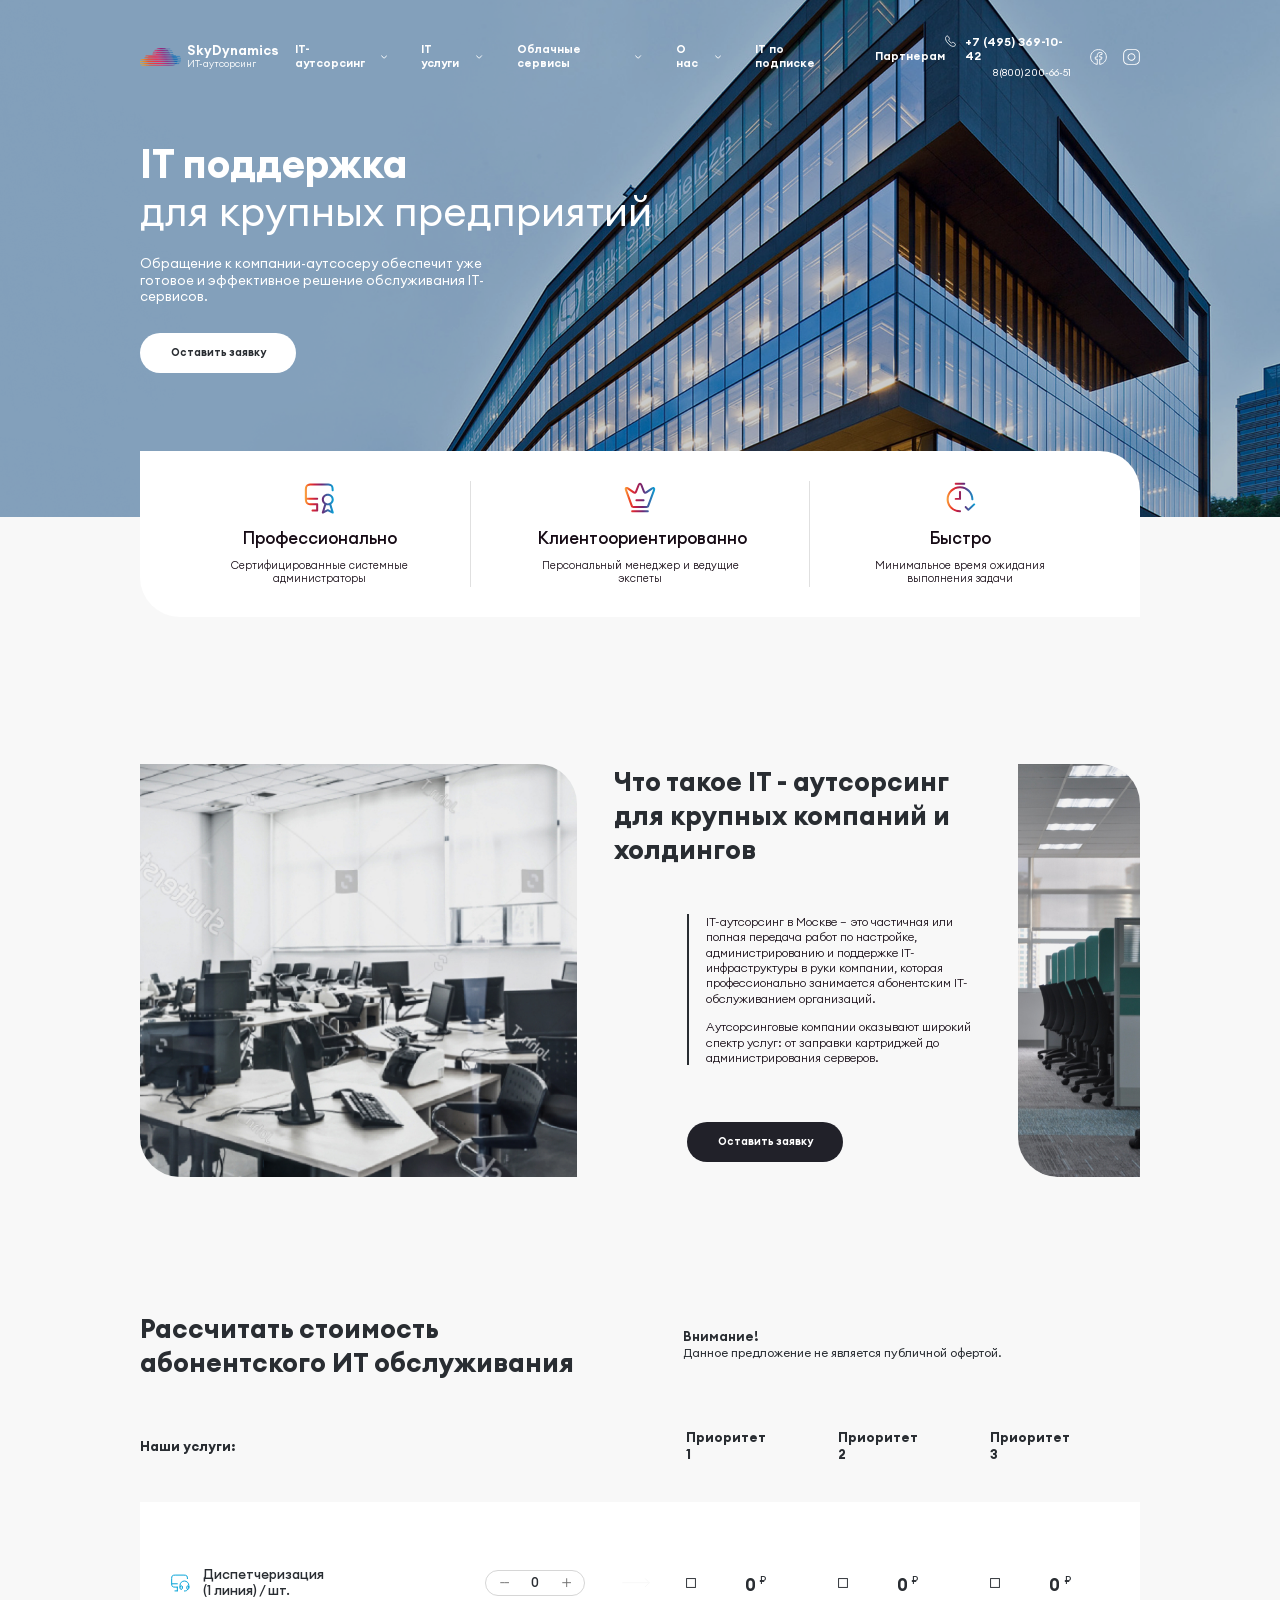
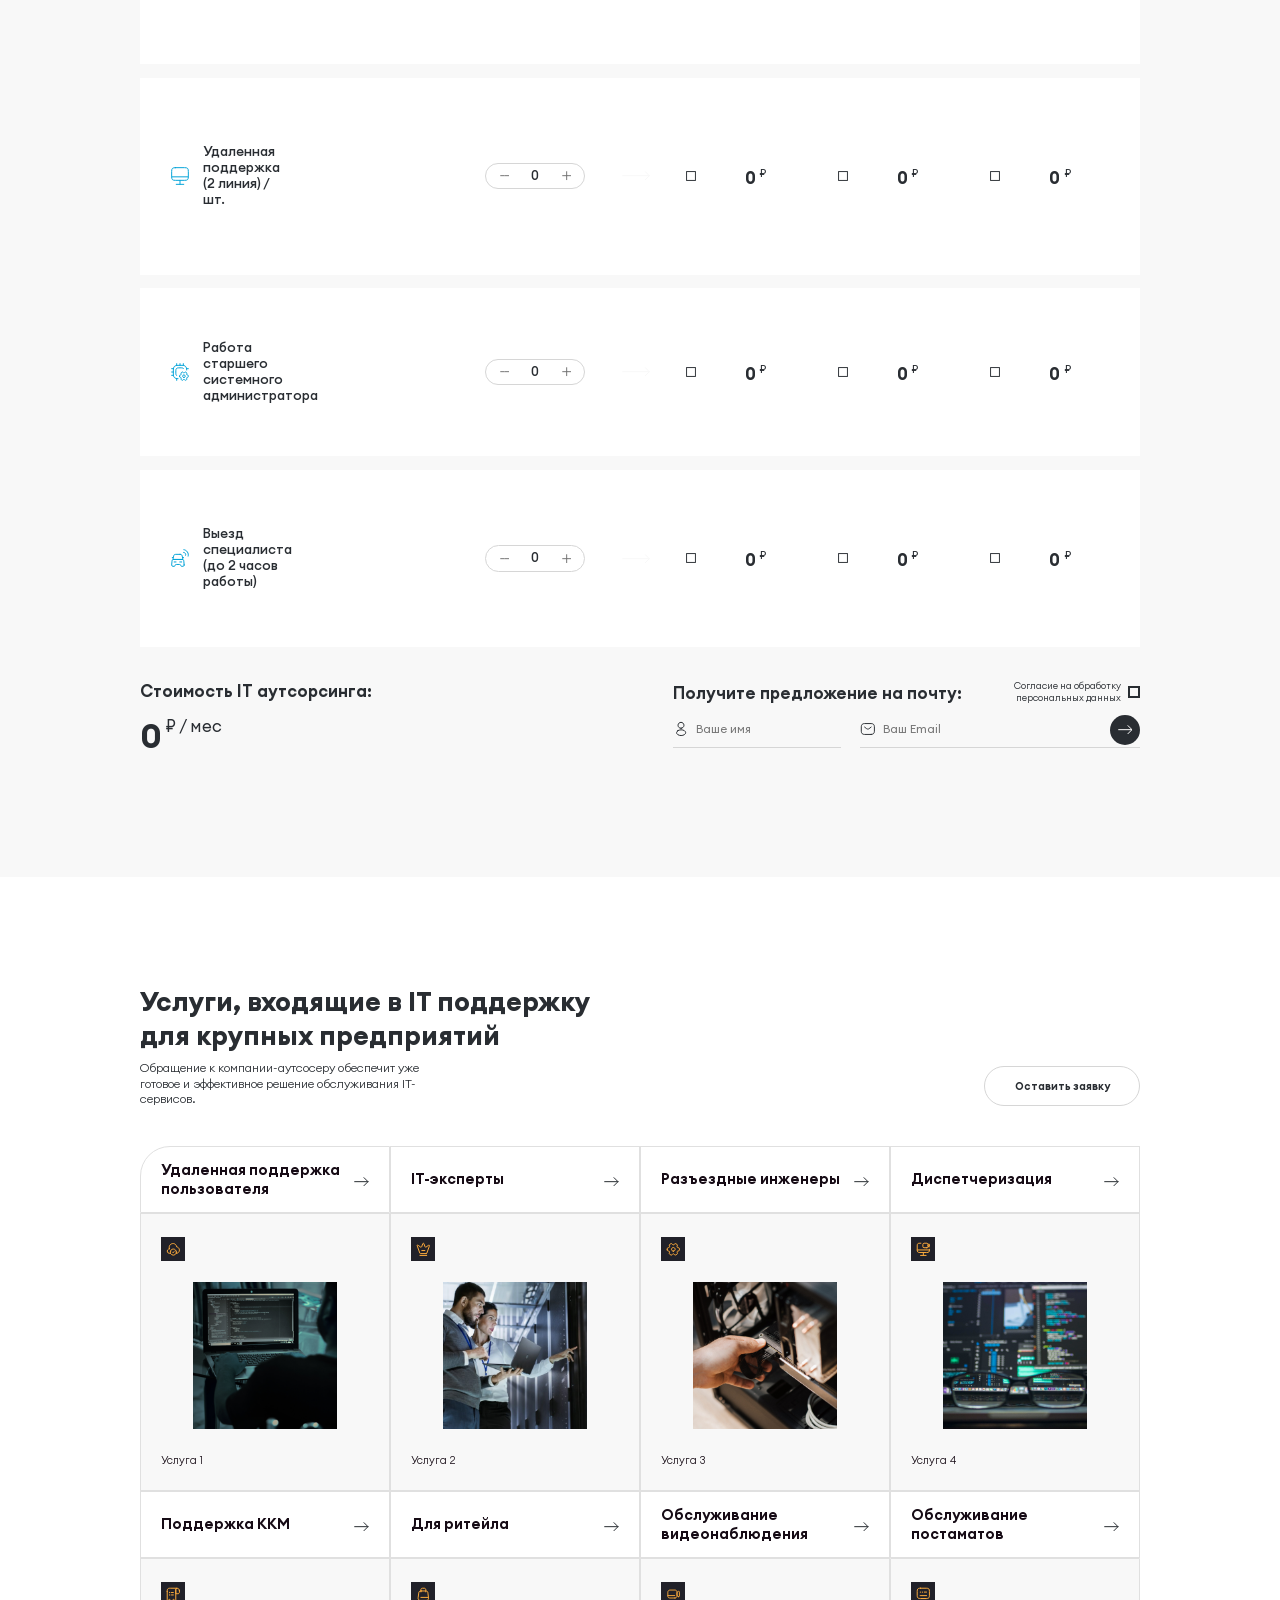
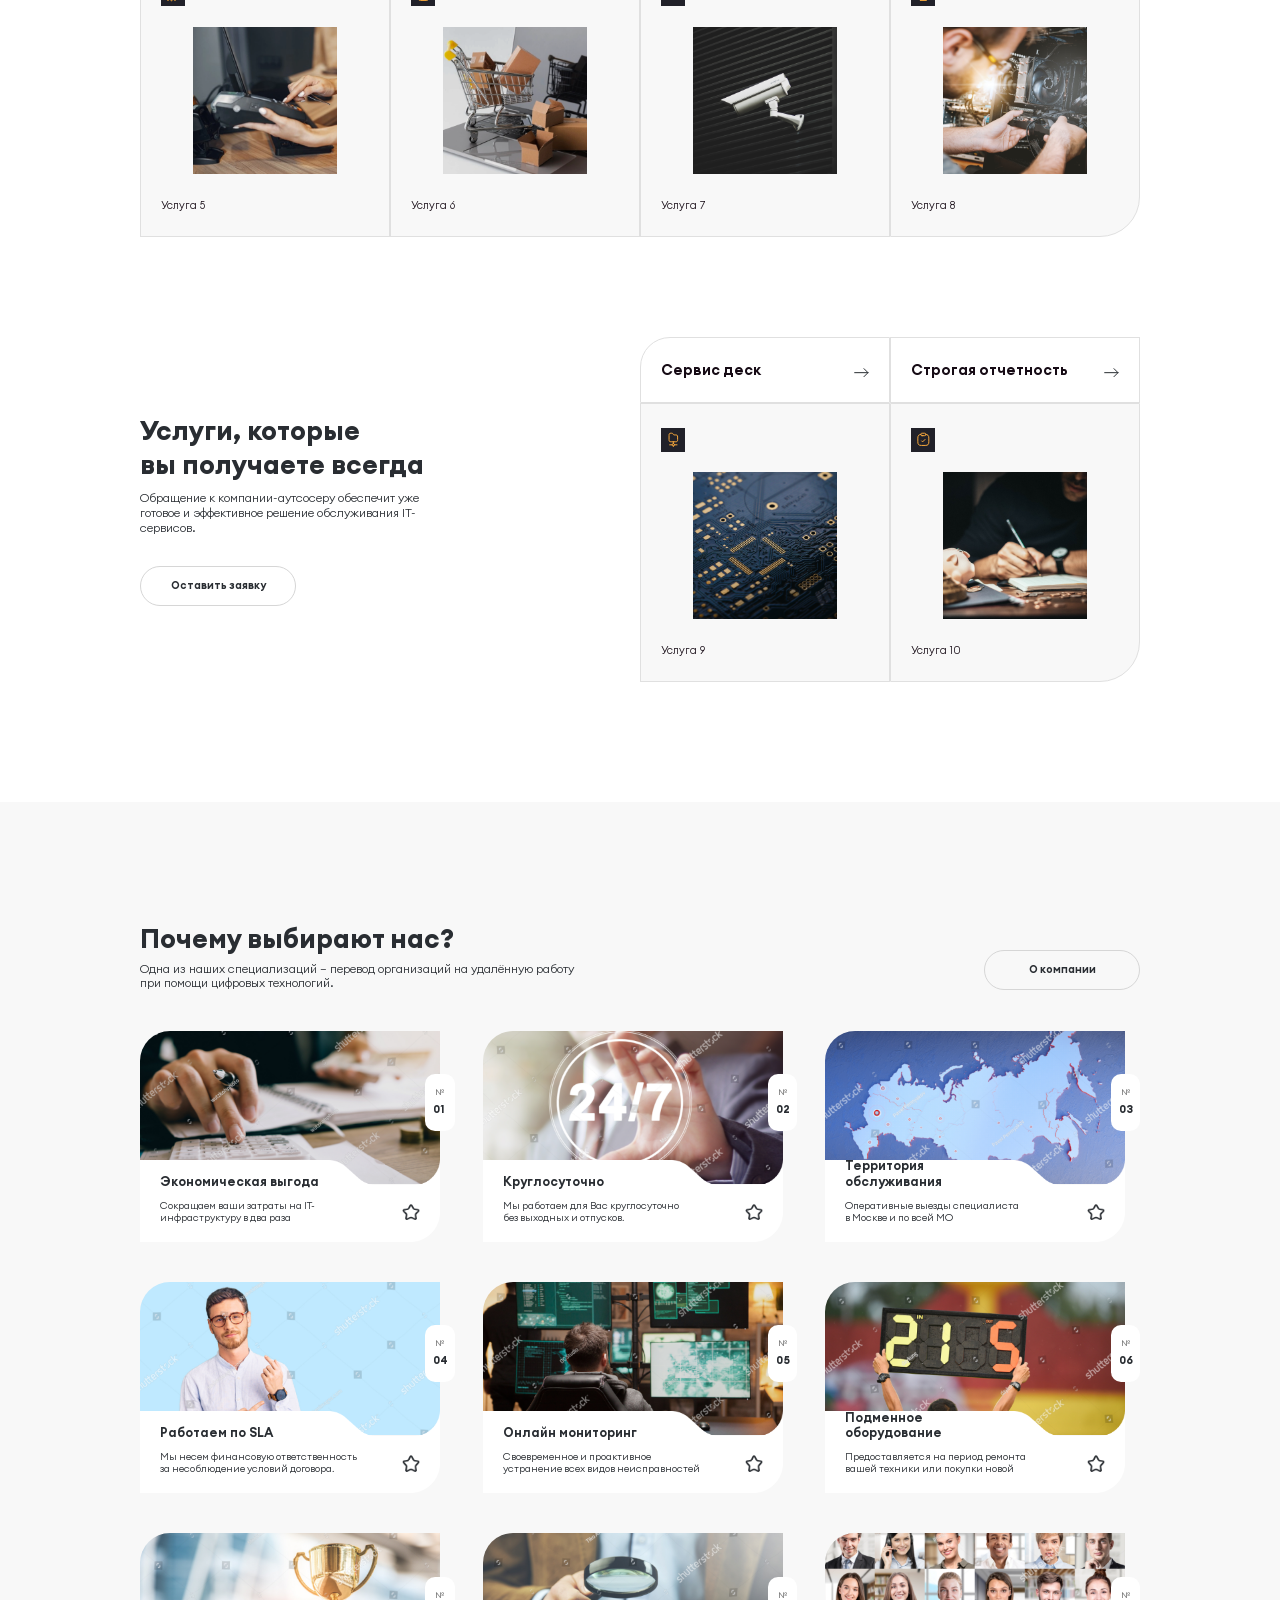
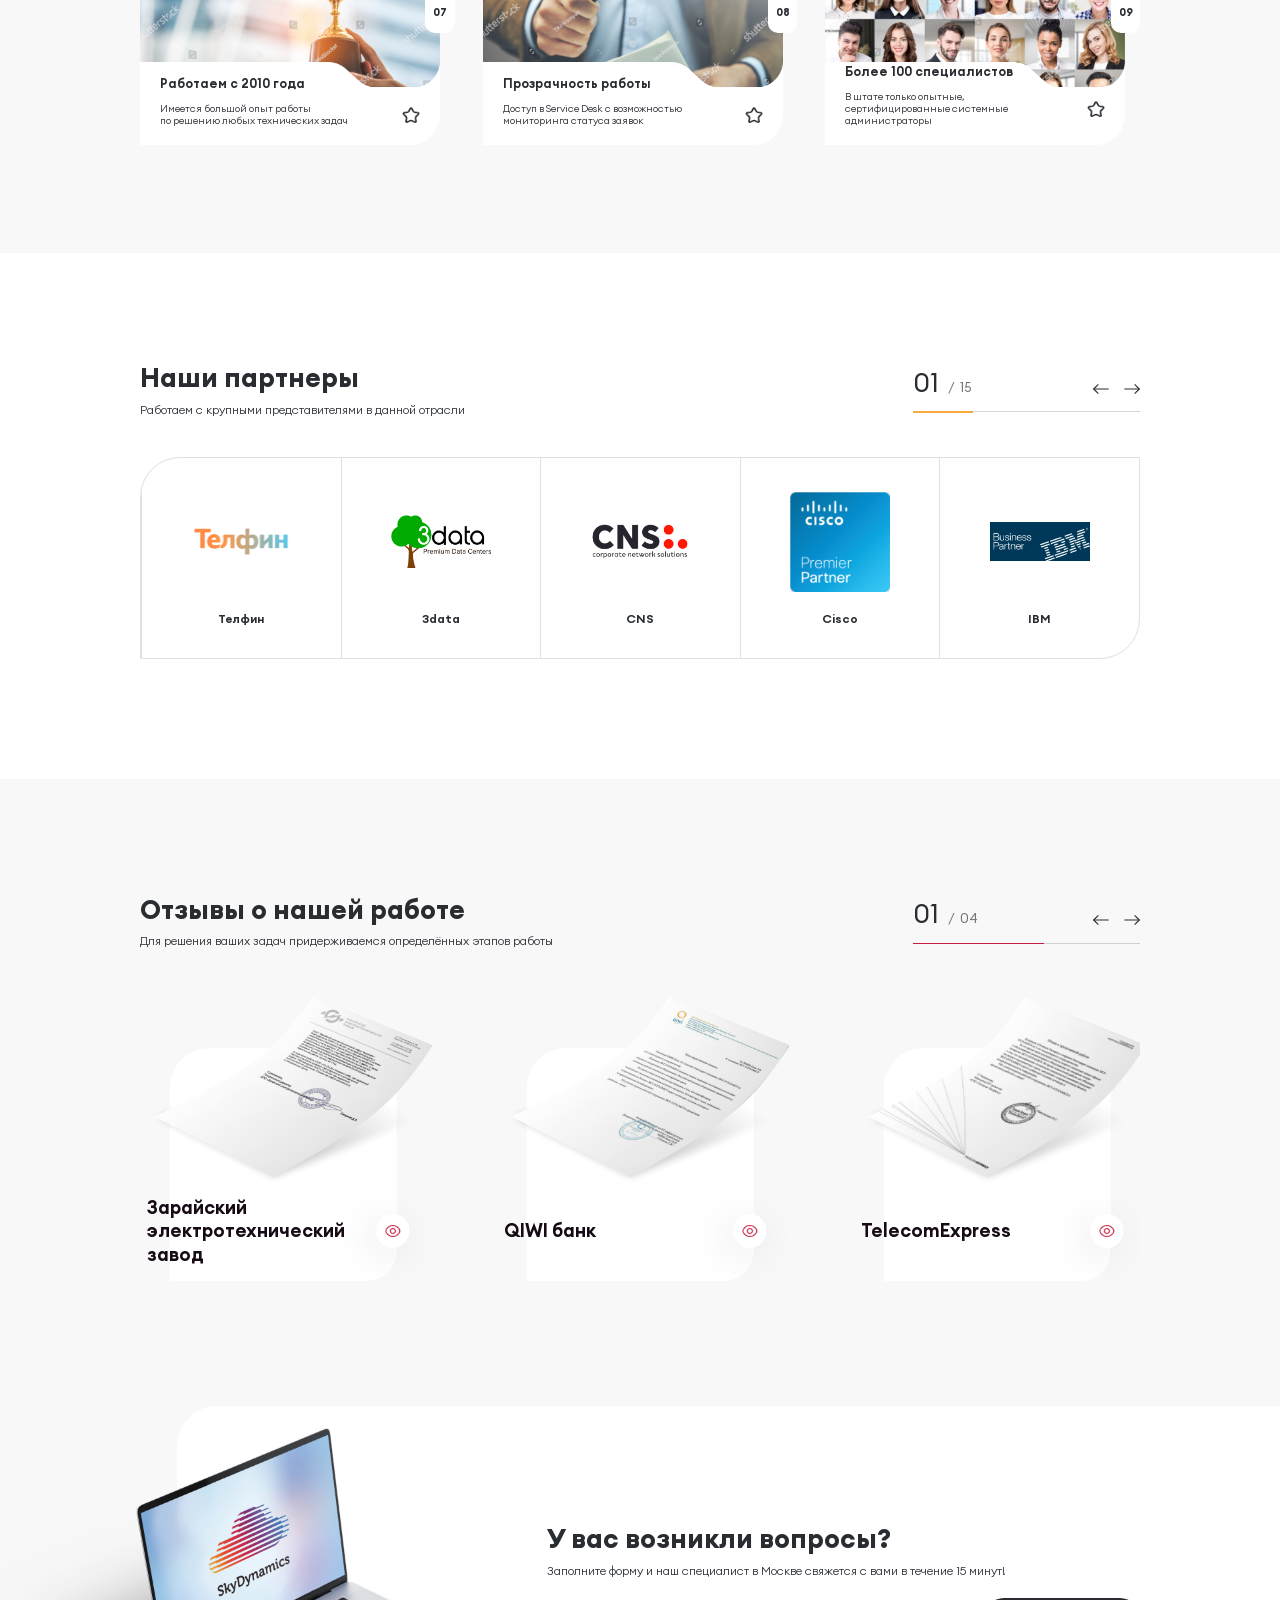
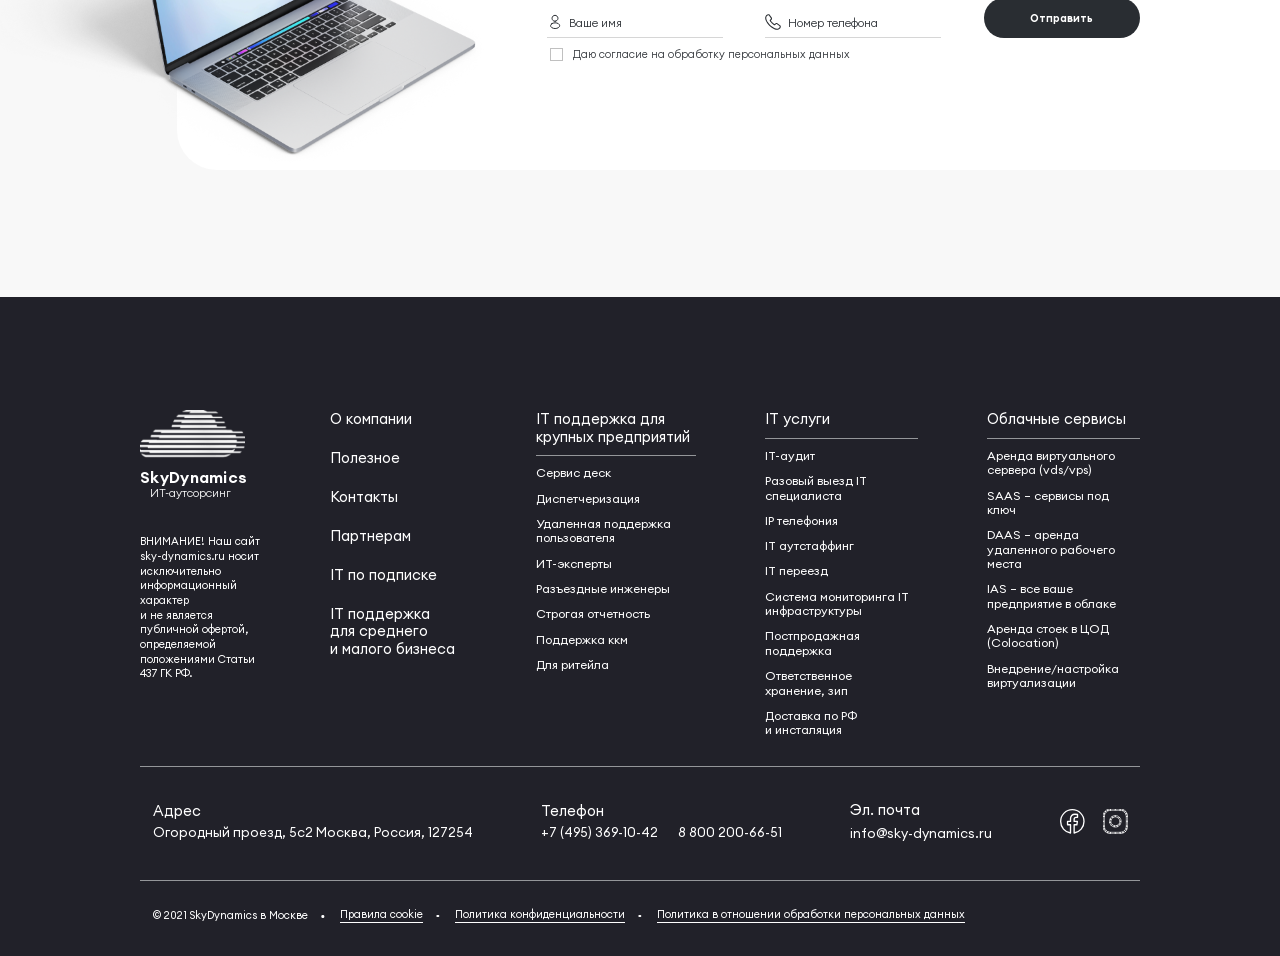
<file: support-for-large.html>
<!DOCTYPE html>
<html lang="ru">

<head>
    <meta charset="utf-8">
    <meta name="viewport" content="width=device-width, initial-scale=1.0, shrink-to-fit=no">
    <meta name="description" content="another website">
    <link rel="stylesheet" href="./css/swiper-bundle.min.css">
    <link href="./css/ion.rangeSlider.min.css" rel="stylesheet">
    <link href="./css/style.css" rel="stylesheet">
    <title>Партнёрам</title>
</head>

<body>


    <header class="header">
        <div class="container">
            <div class="header__inner">
                <a href="" class="header__burger-menu mobile"></a>

                <a href="" class="header__logo-wrap">
                    <div class="header__logo-img">
                        <img src="./img/logo.png" alt="">
                    </div>
                    <div class="header__logo-name">
                        <div class="header__logo-name-top">SkyDynamics</div>
                        <div class="header__logo-name-down"> ИТ-аутсорсинг</div>
                    </div>
                </a>

                <nav class="header__menu">
                    <div class="header__mobile-header mobile">
                        <a href="" class="header__logo-wrap">
                            <div class="header__logo-img">
                                <img src="./img/logo.png" alt="">
                            </div>
                            <div class="header__logo-name">
                                <div class="header__logo-name-top">SkyDynamics</div>
                                <div class="header__logo-name-down"> ИТ-аутсорсинг</div>
                            </div>
                        </a>
                        <a class="header__tel mobile" href="tel: +74953691042">
                            <img src="./img/call-calling.svg" alt="">
                        </a>
                    </div>
                    <ul class="header__menu-list">
                        <li class="header__menu-item">
                            <div class="header__menu-link menu-item-open">
                                <a href="" class="">IT-аутсорсинг</a>
                                <svg width="10" height="6" viewBox="0 0 10 6" fill="none" xmlns="http://www.w3.org/2000/svg">
                                    <path d="M9 1L5.70707 4.67453C5.31818 5.10849 4.68182 5.10849 4.29293 4.67453L1 1" stroke="" stroke-width="1.5"
                                        stroke-miterlimit="10" stroke-linecap="round" stroke-linejoin="round" />
                                </svg>
                            </div>
                            <ul class="header__menu-sub-list">
                                <li class="header__menu-sub-item">
                                    <a class="header__menu-sub-link" href="">IT поддержка для среднего
                                        и малого бизнеса</a>
                                </li>
                                <li class="header__menu-sub-item">
                                    <a class="header__menu-sub-link" href="">IT поддержка для крупных
                                        предприятий</a>
                                </li>
                            </ul>
                        </li>
                        <li class="header__menu-item  ">
                            <div class="header__menu-link menu-item-open">
                                <a href="" class="">IT услуги</a>
                                <svg width="10" height="6" viewBox="0 0 10 6" fill="none" xmlns="http://www.w3.org/2000/svg">
                                    <path d="M9 1L5.70707 4.67453C5.31818 5.10849 4.68182 5.10849 4.29293 4.67453L1 1" stroke="" stroke-width="1.5"
                                        stroke-miterlimit="10" stroke-linecap="round" stroke-linejoin="round" />
                                </svg>
                            </div>
                            <ul class="header__menu-sub-list">
                                <li class="header__menu-sub-item">
                                    <a class="header__menu-sub-link" href="">IT-аудит</a>
                                </li>
                                <li class="header__menu-sub-item">
                                    <a class="header__menu-sub-link" href="">Разовый выезд IT специалиста</a>
                                </li>
                                <li class="header__menu-sub-item">
                                    <a class="header__menu-sub-link" href="">IP телефония</a>
                                </li>
                                <li class="header__menu-sub-item">
                                    <a class="header__menu-sub-link" href="">IT аутстаффинг</a>
                                </li>
                                <li class="header__menu-sub-item">
                                    <a class="header__menu-sub-linkt" href="">IT переезд</a>
                                </li>
                                <li class="header__menu-sub-item">
                                    <a class="header__menu-sub-link" href="">Система мониторинга IT инфраструктуры</a>
                                </li>
                                <li class="header__menu-sub-item">
                                    <a class="header__menu-sub-link" href="">Ответственное хранение, зип</a>
                                </li>
                                <li class="header__menu-sub-item">
                                    <a class="header__menu-sub-link" href="">Доставка по РФ
                                        и нисталляция</a>
                                </li>
                            </ul>
                        </li>

                        <li class="header__menu-item">
                            <div class="header__menu-link menu-item-open">
                                <a href="" class="">Облачные сервисы</a>
                                <svg width="10" height="6" viewBox="0 0 10 6" fill="none" xmlns="http://www.w3.org/2000/svg">
                                    <path d="M9 1L5.70707 4.67453C5.31818 5.10849 4.68182 5.10849 4.29293 4.67453L1 1" stroke="" stroke-width="1.5"
                                        stroke-miterlimit="10" stroke-linecap="round" stroke-linejoin="round" />
                                </svg>
                            </div>
                            <ul class="header__menu-sub-list">
                                <li class="header__menu-sub-item">
                                    <a class="header__menu-sub-link" href="">Аренда виртуального сервера (vds/vps)</a>
                                </li>
                                <li class="header__menu-sub-item">
                                    <a class="header__menu-sub-link" href="">SAAS - сервисы
                                        под ключ</a>
                                </li>
                                <li class="header__menu-sub-item">
                                    <a class="header__menu-sub-link" href="">DAAS - аренда удаленного рабочего места</a>
                                </li>
                                <li class="header__menu-sub-item">
                                    <a class="header__menu-sub-link" href="">IAS - все ваше предприятие в облаке</a>
                                </li>
                                <li class="header__menu-sub-item">
                                    <a class="header__menu-sub-link" href="">Аренда стоек в ЦОД (Colocstion)</a>
                                </li>
                                <li class="header__menu-sub-item">
                                    <a class="header__menu-sub-link" href="">Внедрение/настройка виртуализации</a>
                                </li>
                            </ul>
                        </li>

                        <li class="header__menu-item ">
                            <div class="header__menu-link menu-item-open">
                                <a href="" class="">О нас</a>
                                <svg width="10" height="6" viewBox="0 0 10 6" fill="none" xmlns="http://www.w3.org/2000/svg">
                                    <path d="M9 1L5.70707 4.67453C5.31818 5.10849 4.68182 5.10849 4.29293 4.67453L1 1" stroke="" stroke-width="1.5"
                                        stroke-miterlimit="10" stroke-linecap="round" stroke-linejoin="round" />
                                </svg>
                            </div>
                            <ul class="header__menu-sub-list">
                                <li class="header__menu-sub-item">
                                    <a class="header__menu-sub-link" href="">Полезное</a>
                                </li>
                                <li class="header__menu-sub-item">
                                    <a class="header__menu-sub-link" href="">Контакты</a>
                                </li>
                            </ul>
                        </li>
                        <li class="header__menu-item">
                            <a class="header__menu-link" href="">IT по подписке</a>
                        </li>
                        <li class="header__menu-item">
                            <a class="header__menu-link" href="">Партнерам</a>
                        </li>
                    </ul>

                    <div class="header__social-wrap mobile">
                        <a href="" class="header__social-link">
                            <img src="./img/icon2.svg" alt="">
                        </a>
                        <a href="" class="header__social-link">
                            <img src="./img/instagram.svg" alt="">
                        </a>
                    </div>
                </nav>

                <div class="header__contacts">
                    <div class="header__tel-wrap desctop">
                        <div class="header__tel-top-wrap">
                            <div class="header__tel-top-img">
                                <img src="./img/icon3.svg" alt="">
                            </div>
                            <a class="header__tel-link" href="tel: +74953691042">+7 (495) 369-10-42</a>
                        </div>
                        <a class="header__tel-down" href="tel: 88002006651">8 (800) 200-66-51</a>
                    </div>
                    <div class="header__social-wrap desctop">
                        <a href="" class="header__social-link">
                            <img src="./img/icon2.svg" alt="">
                        </a>
                        <a href="" class="header__social-link">
                            <img src="./img/icon.svg" alt="">
                        </a>
                    </div>
                    <a class="header__tel mobile" href="tel: +74953691042">
                        <img src="./img/call-calling.svg" alt="">
                    </a>
                </div>
            </div>
        </div>
    </header>

<main>
    <div class="background background--support-for-large">
        <img src="img/support-for-large-bg.png" alt="">
    </div>
    <section class="support-large-intro">
        <div class="container">
            <div class="support-large-intro__title">
                <b>IT поддержка</b><br>
                для крупных предприятий
            </div>
            <p class="support-large-intro__description">
                Обращение к компании-аутсосеру обеспечит уже готовое и эффективное решение обслуживания IT-сервисов.
            </p>
            <a href="#" class="support-large-intro__link">
                Оставить заявку
            </a>
            <div class="support-large-intro__info-block">
                <div class="support-large-intro__item">
                    <div class="support-large-intro__item-icon">
                        <img src="img/monitor-mobbile-support-for-large.svg" alt="">
                    </div>
                    <div class="support-large-intro__item-text">
                        <div class="support-large-intro__item-title">
                            Профессионально
                        </div>
                        <p class="support-large-intro__item-description">
                            Сертифицированные системные администраторы
                        </p>
                    </div>
                </div>
                <div class="support-large-intro__item">
                    <div class="support-large-intro__item-icon">
                        <img src="img/crown-support-for-large.svg" alt="">
                    </div>
                    <div class="support-large-intro__item-text">
                        <div class="support-large-intro__item-title">
                            Клиентоориентированно
                        </div>
                        <p class="support-large-intro__item-description">
                            Персональный менеджер и ведущие экспеты
                        </p>
                    </div>
                </div>
                <div class="support-large-intro__item">
                    <div class="support-large-intro__item-icon">
                        <img src="img/timer-pause-support-for-large.svg" alt="">
                    </div>
                    <div class="support-large-intro__item-text">
                        <div class="support-large-intro__item-title">
                            Быстро
                        </div>
                        <p class="support-large-intro__item-description">
                            Минимальное время ожидания выполнения задачи
                        </p>
                    </div>
                </div>
            </div>
        </div>
    </section>
    <section class="info-it-large info-it-large--support-for-large">
        <div class="container info-it-large__container">
            <div class="info-it-large__image-block info-it-large__image-block--left">
                <img src="img/info-section-image1.jpeg" alt="">
            </div>
            <div class="info-it-large__text-block">
                <div class="info-it-large__title">
                    Что такое IT - аутсорсинг для крупных компаний и холдингов
                </div>
                <div class="info-it-large__description">
                    <p>
                        IT-аутсорсинг в Москве — это частичная или полная передача работ по настройке, администрированию и поддержке IT-инфраструктуры в руки компании, которая профессионально занимается абонентским IT-обслуживанием организаций.
                    </p>
                    <p>
                        Аутсорсинговые компании оказывают широкий спектр услуг: от заправки картриджей до администрирования серверов.
                    </p>
                </div>
                <a href="#" class="info-it-large__link">Оставить заявку</a>
            </div>
            <div class="info-it-large__image-block info-it-large__image-block--right">
                <img src="img/info-section-image2.jpeg" alt="">
            </div>
        </div>
    </section>
    <section class="calculate calculate--support-for-large">
        <div class="container">
            <div class="calculate__title-block">
                <div class="calculate__title">
                    Рассчитать стоимость абонентского ИТ обслуживания
                </div>
                <div class="calculate__description">
                    <b>Внимание!</b><br>
                    Данное предложение не является публичной офертой.
                </div>
            </div>
            <form class="calculate__calc">
                <div class="calculate__calc-title-block">
                    <div class="calculate__calc-column-name calculate__calc-column--big">
                        Наши услуги:
                    </div>
                    <div class="calculate__calc-column-name calculate__calc-column--min">
                        <span>Приоритет 1</span>
                        <svg viewBox="0 0 25 25" fill="none" xmlns="http://www.w3.org/2000/svg">
                            <circle cx="12.5" cy="12.5" r="12.5" />
                            <path d="M12.5015 8.256C12.1815 8.256 11.9042 8.144 11.6695 7.92C11.4348 7.68533 11.3175 7.40267 11.3175 7.072C11.3175 6.752 11.4348 6.48 11.6695 6.256C11.9042 6.02133 12.1815 5.904 12.5015 5.904C12.8322 5.904 13.1095 6.02133 13.3335 6.256C13.5575 6.48 13.6695 6.752 13.6695 7.072C13.6695 7.40267 13.5575 7.68533 13.3335 7.92C13.1095 8.144 12.8322 8.256 12.5015 8.256ZM11.6215 18V10H13.3815V18H11.6215Z" />
                        </svg>
                    </div>
                    <div class="calculate__calc-column-name calculate__calc-column--min">
                        <span>Приоритет 2</span>
                        <svg viewBox="0 0 25 25" fill="none" xmlns="http://www.w3.org/2000/svg">
                            <circle cx="12.5" cy="12.5" r="12.5" />
                            <path d="M12.5015 8.256C12.1815 8.256 11.9042 8.144 11.6695 7.92C11.4348 7.68533 11.3175 7.40267 11.3175 7.072C11.3175 6.752 11.4348 6.48 11.6695 6.256C11.9042 6.02133 12.1815 5.904 12.5015 5.904C12.8322 5.904 13.1095 6.02133 13.3335 6.256C13.5575 6.48 13.6695 6.752 13.6695 7.072C13.6695 7.40267 13.5575 7.68533 13.3335 7.92C13.1095 8.144 12.8322 8.256 12.5015 8.256ZM11.6215 18V10H13.3815V18H11.6215Z" />
                        </svg>
                    </div>
                    <div class="calculate__calc-column-name calculate__calc-column--min">
                        <span>Приоритет 3</span>
                        <svg viewBox="0 0 25 25" fill="none" xmlns="http://www.w3.org/2000/svg">
                            <circle cx="12.5" cy="12.5" r="12.5" />
                            <path d="M12.5015 8.256C12.1815 8.256 11.9042 8.144 11.6695 7.92C11.4348 7.68533 11.3175 7.40267 11.3175 7.072C11.3175 6.752 11.4348 6.48 11.6695 6.256C11.9042 6.02133 12.1815 5.904 12.5015 5.904C12.8322 5.904 13.1095 6.02133 13.3335 6.256C13.5575 6.48 13.6695 6.752 13.6695 7.072C13.6695 7.40267 13.5575 7.68533 13.3335 7.92C13.1095 8.144 12.8322 8.256 12.5015 8.256ZM11.6215 18V10H13.3815V18H11.6215Z" />
                        </svg>
                    </div>
                </div>
                <div class="calculate__calc-row">
                    <div class="calculate__calc-column--big">
                        <div class="calculate__calc-service-name">
                            <svg class="calculate__calc-service-name-icon" viewBox="0 0 30 30" fill="none" xmlns="http://www.w3.org/2000/svg">
                                <path d="M11 21.1876H7.7625C3.55 21.1876 2.5 20.1376 2.5 15.9251V8.4251C2.5 4.2126 3.55 3.1626 7.7625 3.1626H20.925C25.1375 3.1626 26.1875 4.2126 26.1875 8.4251" stroke-width="1.5" stroke-linecap="round" stroke-linejoin="round"/><path d="M11 26.8375V21.1875" stroke-width="1.5" stroke-linecap="round" stroke-linejoin="round"/><path d="M2.5 16.1875H11" stroke-width="1.5" stroke-linecap="round" stroke-linejoin="round"/><path d="M7.42578 26.8374H11" stroke-width="1.5" stroke-linecap="round" stroke-linejoin="round"/><path d="M18.6 20.9997C18.6 20.0056 17.7941 19.1997 16.8 19.1997C15.8059 19.1997 15 20.0056 15 20.9997V22.7997C15 23.7938 15.8059 24.5997 16.8 24.5997C17.7941 24.5997 18.6 23.7938 18.6 22.7997V20.9997Z" stroke-width="1.5" stroke-linecap="round" stroke-linejoin="round"/><path d="M28.1987 20.9997C28.1987 20.0056 27.5272 19.1997 26.6987 19.1997C25.8703 19.1997 25.1987 20.0056 25.1987 20.9997V22.7997C25.1987 23.7938 25.8703 24.5997 26.6987 24.5997C27.5272 24.5997 28.1987 23.7938 28.1987 22.7997V20.9997Z" stroke-width="1.5" stroke-linecap="round" stroke-linejoin="round"/><path d="M15 21V18.5454C15 16.8095 15.6954 15.1446 16.9331 13.9171C18.1708 12.6896 19.8496 12 21.6 12C23.3504 12 25.0292 12.6896 26.2669 13.9171C27.5046 15.1446 28.2 16.8095 28.2 18.5454V21" stroke-width="1.5" stroke-linecap="round" stroke-linejoin="round"/><path d="M26.4011 24.6001C26.4011 25.2366 25.8954 25.8471 24.9952 26.2972C24.095 26.7472 22.8741 27.0001 21.6011 27.0001" stroke-width="1.5" stroke-linecap="round" stroke-linejoin="round"/>
                            </svg>
                            <span>
                                Диспетчеризация (1 линия) / шт.
                            </span>
                            <svg class="calculate__calc-service-question-icon" viewBox="0 0 25 25" fill="none" xmlns="http://www.w3.org/2000/svg">
                                <circle cx="12.5" cy="12.5" r="12.5" /><path d="M12.5015 8.256C12.1815 8.256 11.9042 8.144 11.6695 7.92C11.4348 7.68533 11.3175 7.40267 11.3175 7.072C11.3175 6.752 11.4348 6.48 11.6695 6.256C11.9042 6.02133 12.1815 5.904 12.5015 5.904C12.8322 5.904 13.1095 6.02133 13.3335 6.256C13.5575 6.48 13.6695 6.752 13.6695 7.072C13.6695 7.40267 13.5575 7.68533 13.3335 7.92C13.1095 8.144 12.8322 8.256 12.5015 8.256ZM11.6215 18V10H13.3815V18H11.6215Z" />
                            </svg>
                        </div>
                        <label class="calculate__calc-counter">
                            <svg class="calculate__minus-icon" viewBox="0 0 14 2" fill="none" xmlns="http://www.w3.org/2000/svg">
                                <path d="M1 1H7H13" stroke-width="1.5" stroke-linecap="round" stroke-linejoin="round"/>
                            </svg>
                            <input type="number" class="calculate__amount" readonly value="0" id="service1">
                            <svg class="calculate__plus-icon" viewBox="0 0 14 14" fill="none" xmlns="http://www.w3.org/2000/svg">
                                <path d="M1 7H7M13 7H7M7 7V1M7 7V13" stroke-width="1.5" stroke-linecap="round" stroke-linejoin="round"/>
                            </svg>
                        </label>
                        <div class="calculate__calc-arrow">
                            <svg viewBox="0 0 42 14" fill="none" xmlns="http://www.w3.org/2000/svg">
                                <path d="M35 1L41 7L35 13" stroke-width="1.5" stroke-miterlimit="10" stroke-linecap="round" stroke-linejoin="round"/><path d="M1 7L41 7" stroke-width="1.5" stroke-miterlimit="10" stroke-linecap="round" stroke-linejoin="round"/>
                            </svg>
                        </div>
                    </div>
                    <div class="calculate__calc-column--min">
                        <label class="calculate__calc-price service1" price="200">
                            <div class="calculate__calc-checkbox">
                                <img src="img/calc-checkbox-false.svg" alt="">
                                <img src="img/calc-checkbox-true.svg" alt="">
                            </div>
                            <input type="radio" name="service1" value="0">
                            <div class="calculate__calc-checkbox-name mobile">Приоритет 1</div>
                            <svg class="calculate__calc-service-question-icon mobile" viewBox="0 0 25 25" fill="none" xmlns="http://www.w3.org/2000/svg">
                                <circle cx="12.5" cy="12.5" r="12.5" /><path d="M12.5015 8.256C12.1815 8.256 11.9042 8.144 11.6695 7.92C11.4348 7.68533 11.3175 7.40267 11.3175 7.072C11.3175 6.752 11.4348 6.48 11.6695 6.256C11.9042 6.02133 12.1815 5.904 12.5015 5.904C12.8322 5.904 13.1095 6.02133 13.3335 6.256C13.5575 6.48 13.6695 6.752 13.6695 7.072C13.6695 7.40267 13.5575 7.68533 13.3335 7.92C13.1095 8.144 12.8322 8.256 12.5015 8.256ZM11.6215 18V10H13.3815V18H11.6215Z" />
                            </svg>
                            <span>0<sup>₽</sup></span>
                        </label>
                    </div>
                    <div class="calculate__calc-column--min">
                        <label class="calculate__calc-price service1" price="100">
                            <div class="calculate__calc-checkbox">
                                <img src="img/calc-checkbox-false.svg" alt="">
                                <img src="img/calc-checkbox-true.svg" alt="">
                            </div>
                            <input type="radio" name="service1" value="0">
                            <div class="calculate__calc-checkbox-name mobile">Приоритет 2</div>
                            <svg class="calculate__calc-service-question-icon mobile" viewBox="0 0 25 25" fill="none" xmlns="http://www.w3.org/2000/svg">
                                <circle cx="12.5" cy="12.5" r="12.5" /><path d="M12.5015 8.256C12.1815 8.256 11.9042 8.144 11.6695 7.92C11.4348 7.68533 11.3175 7.40267 11.3175 7.072C11.3175 6.752 11.4348 6.48 11.6695 6.256C11.9042 6.02133 12.1815 5.904 12.5015 5.904C12.8322 5.904 13.1095 6.02133 13.3335 6.256C13.5575 6.48 13.6695 6.752 13.6695 7.072C13.6695 7.40267 13.5575 7.68533 13.3335 7.92C13.1095 8.144 12.8322 8.256 12.5015 8.256ZM11.6215 18V10H13.3815V18H11.6215Z" />
                            </svg>
                            <span>0<sup>₽</sup></span>
                        </label>
                    </div>
                    <div class="calculate__calc-column--min">
                        <label class="calculate__calc-price service1" price="50">
                            <div class="calculate__calc-checkbox">
                                <img src="img/calc-checkbox-false.svg" alt="">
                                <img src="img/calc-checkbox-true.svg" alt="">
                            </div>
                            <input type="radio" name="service1" value="0">
                            <div class="calculate__calc-checkbox-name mobile">Приоритет 3</div>
                            <svg class="calculate__calc-service-question-icon mobile" viewBox="0 0 25 25" fill="none" xmlns="http://www.w3.org/2000/svg">
                                <circle cx="12.5" cy="12.5" r="12.5" /><path d="M12.5015 8.256C12.1815 8.256 11.9042 8.144 11.6695 7.92C11.4348 7.68533 11.3175 7.40267 11.3175 7.072C11.3175 6.752 11.4348 6.48 11.6695 6.256C11.9042 6.02133 12.1815 5.904 12.5015 5.904C12.8322 5.904 13.1095 6.02133 13.3335 6.256C13.5575 6.48 13.6695 6.752 13.6695 7.072C13.6695 7.40267 13.5575 7.68533 13.3335 7.92C13.1095 8.144 12.8322 8.256 12.5015 8.256ZM11.6215 18V10H13.3815V18H11.6215Z" />
                            </svg>
                            <span>0<sup>₽</sup></span>
                        </label>
                    </div>
                </div>
                <div class="calculate__calc-row">
                    <div class="calculate__calc-column--big">
                        <div class="calculate__calc-service-name">
                            <svg class="calculate__calc-service-name-icon" viewBox="0 0 30 30" fill="none" xmlns="http://www.w3.org/2000/svg">
                                <path d="M8.05 2.5H21.9375C26.3875 2.5 27.5 3.6125 27.5 8.05V15.9625C27.5 20.4125 26.3875 21.5125 21.95 21.5125H8.05C3.6125 21.525 2.5 20.4125 2.5 15.975V8.05C2.5 3.6125 3.6125 2.5 8.05 2.5Z" stroke-width="1.5" stroke-linecap="round" stroke-linejoin="round"/><path d="M15 21.5244V27.4994" stroke-width="1.5" stroke-linecap="round" stroke-linejoin="round"/><path d="M2.5 16.25H27.5" stroke-width="1.5" stroke-linecap="round" stroke-linejoin="round"/><path d="M9.375 27.5H20.625" stroke-width="1.5" stroke-linecap="round" stroke-linejoin="round"/>
                            </svg>
                            <span>
                                Удаленная поддержка <br>(2 линия) / шт.
                            </span>
                            <svg class="calculate__calc-service-question-icon" viewBox="0 0 25 25" fill="none" xmlns="http://www.w3.org/2000/svg">
                                <circle cx="12.5" cy="12.5" r="12.5" /><path d="M12.5015 8.256C12.1815 8.256 11.9042 8.144 11.6695 7.92C11.4348 7.68533 11.3175 7.40267 11.3175 7.072C11.3175 6.752 11.4348 6.48 11.6695 6.256C11.9042 6.02133 12.1815 5.904 12.5015 5.904C12.8322 5.904 13.1095 6.02133 13.3335 6.256C13.5575 6.48 13.6695 6.752 13.6695 7.072C13.6695 7.40267 13.5575 7.68533 13.3335 7.92C13.1095 8.144 12.8322 8.256 12.5015 8.256ZM11.6215 18V10H13.3815V18H11.6215Z" />
                            </svg>
                        </div>
                        <label class="calculate__calc-counter">
                            <svg class="calculate__minus-icon" viewBox="0 0 14 2" fill="none" xmlns="http://www.w3.org/2000/svg">
                                <path d="M1 1H7H13" stroke-width="1.5" stroke-linecap="round" stroke-linejoin="round"/>
                            </svg>
                            <input type="number" class="calculate__amount" readonly value="0" id="service2">
                            <svg class="calculate__plus-icon" viewBox="0 0 14 14" fill="none" xmlns="http://www.w3.org/2000/svg">
                                <path d="M1 7H7M13 7H7M7 7V1M7 7V13" stroke-width="1.5" stroke-linecap="round" stroke-linejoin="round"/>
                            </svg>
                        </label>
                        <div class="calculate__calc-arrow">
                            <svg viewBox="0 0 42 14" fill="none" xmlns="http://www.w3.org/2000/svg">
                                <path d="M35 1L41 7L35 13" stroke-width="1.5" stroke-miterlimit="10" stroke-linecap="round" stroke-linejoin="round"/><path d="M1 7L41 7" stroke-width="1.5" stroke-miterlimit="10" stroke-linecap="round" stroke-linejoin="round"/>
                            </svg>
                        </div>
                    </div>
                    <div class="calculate__calc-column--min">
                        <label price="111" class="calculate__calc-price service2">
                            <div class="calculate__calc-checkbox">
                                <img src="img/calc-checkbox-false.svg" alt="">
                                <img src="img/calc-checkbox-true.svg" alt="">
                            </div>
                            <input type="radio" value="0" name="service2">
                            <div class="calculate__calc-checkbox-name mobile">Приоритет 1</div>
                            <svg class="calculate__calc-service-question-icon mobile" viewBox="0 0 25 25" fill="none" xmlns="http://www.w3.org/2000/svg">
                                <circle cx="12.5" cy="12.5" r="12.5" /><path d="M12.5015 8.256C12.1815 8.256 11.9042 8.144 11.6695 7.92C11.4348 7.68533 11.3175 7.40267 11.3175 7.072C11.3175 6.752 11.4348 6.48 11.6695 6.256C11.9042 6.02133 12.1815 5.904 12.5015 5.904C12.8322 5.904 13.1095 6.02133 13.3335 6.256C13.5575 6.48 13.6695 6.752 13.6695 7.072C13.6695 7.40267 13.5575 7.68533 13.3335 7.92C13.1095 8.144 12.8322 8.256 12.5015 8.256ZM11.6215 18V10H13.3815V18H11.6215Z" />
                            </svg>
                            <span>0<sup>₽</sup></span>
                        </label>
                    </div>
                    <div class="calculate__calc-column--min">
                        <label price="222" class="calculate__calc-price service2">
                            <div class="calculate__calc-checkbox">
                                <img src="img/calc-checkbox-false.svg" alt="">
                                <img src="img/calc-checkbox-true.svg" alt="">
                            </div>
                            <input type="radio" value="0" name="service2">
                            <div class="calculate__calc-checkbox-name mobile">Приоритет 2</div>
                            <svg class="calculate__calc-service-question-icon mobile" viewBox="0 0 25 25" fill="none" xmlns="http://www.w3.org/2000/svg">
                                <circle cx="12.5" cy="12.5" r="12.5" /><path d="M12.5015 8.256C12.1815 8.256 11.9042 8.144 11.6695 7.92C11.4348 7.68533 11.3175 7.40267 11.3175 7.072C11.3175 6.752 11.4348 6.48 11.6695 6.256C11.9042 6.02133 12.1815 5.904 12.5015 5.904C12.8322 5.904 13.1095 6.02133 13.3335 6.256C13.5575 6.48 13.6695 6.752 13.6695 7.072C13.6695 7.40267 13.5575 7.68533 13.3335 7.92C13.1095 8.144 12.8322 8.256 12.5015 8.256ZM11.6215 18V10H13.3815V18H11.6215Z" />
                            </svg>
                            <span>0<sup>₽</sup></span>
                        </label>
                    </div>
                    <div class="calculate__calc-column--min">
                        <label price="333" class="calculate__calc-price service2">
                            <div class="calculate__calc-checkbox">
                                <img src="img/calc-checkbox-false.svg" alt="">
                                <img src="img/calc-checkbox-true.svg" alt="">
                            </div>
                            <input type="radio" value="0" name="service2">
                            <div class="calculate__calc-checkbox-name mobile">Приоритет 3</div>
                            <svg class="calculate__calc-service-question-icon mobile" viewBox="0 0 25 25" fill="none" xmlns="http://www.w3.org/2000/svg">
                                <circle cx="12.5" cy="12.5" r="12.5" /><path d="M12.5015 8.256C12.1815 8.256 11.9042 8.144 11.6695 7.92C11.4348 7.68533 11.3175 7.40267 11.3175 7.072C11.3175 6.752 11.4348 6.48 11.6695 6.256C11.9042 6.02133 12.1815 5.904 12.5015 5.904C12.8322 5.904 13.1095 6.02133 13.3335 6.256C13.5575 6.48 13.6695 6.752 13.6695 7.072C13.6695 7.40267 13.5575 7.68533 13.3335 7.92C13.1095 8.144 12.8322 8.256 12.5015 8.256ZM11.6215 18V10H13.3815V18H11.6215Z" />
                            </svg>
                            <span>0<sup>₽</sup></span>
                        </label>
                    </div>
                </div>
                <div class="calculate__calc-row">
                    <div class="calculate__calc-column--big">
                        <div class="calculate__calc-service-name">
                            <svg class="calculate__calc-service-name-icon" viewBox="0 0 30 30" fill="none" xmlns="http://www.w3.org/2000/svg">
                                <path d="M25 12C25 7 23 5 18 5H12C7 5 5 7 5 12V18C5 23 7 25 12 25" stroke-width="1.5" stroke-linecap="round" stroke-linejoin="round"/><path d="M20.4375 10C19.75 9.125 18.6 8.75 16.875 8.75H13.125C10 8.75 8.75 10 8.75 13.125V16.875C8.75 18.6 9.125 19.75 9.9875 20.4375" stroke-width="1.5" stroke-linecap="round" stroke-linejoin="round"/><path d="M10.0122 5V2.5" stroke-width="1.5" stroke-linecap="round" stroke-linejoin="round"/><path d="M15 5V2.5" stroke-width="1.5" stroke-linecap="round" stroke-linejoin="round"/><path d="M20 5V2.5" stroke-width="1.5" stroke-linecap="round" stroke-linejoin="round"/><path d="M25 10H27.5" stroke-width="1.5" stroke-linecap="round" stroke-linejoin="round"/><path d="M10.0122 25V27.5" stroke-width="1.5" stroke-linecap="round" stroke-linejoin="round"/><path d="M2.5 10H5" stroke-width="1.5" stroke-linecap="round" stroke-linejoin="round"/><path d="M2.5 15H5" stroke-width="1.5" stroke-linecap="round" stroke-linejoin="round"/><path d="M2.5 20H5" stroke-width="1.5" stroke-linecap="round" stroke-linejoin="round"/><path d="M20.8864 23.2377C21.9841 23.2377 22.8739 22.3479 22.8739 21.2502C22.8739 20.1525 21.9841 19.2627 20.8864 19.2627C19.7888 19.2627 18.8989 20.1525 18.8989 21.2502C18.8989 22.3479 19.7888 23.2377 20.8864 23.2377Z" stroke-width="1.5" stroke-miterlimit="10" stroke-linecap="round" stroke-linejoin="round"/><path d="M14.2627 21.8249V20.6624C14.2627 19.9749 14.8252 19.4124 15.5127 19.4124C16.7127 19.4124 17.2002 18.5624 16.6002 17.5249C16.2502 16.9249 16.4627 16.1499 17.0627 15.8124L18.2002 15.1499C18.7252 14.8374 19.4002 15.0249 19.7127 15.5499L19.7877 15.6749C20.3877 16.7124 21.3627 16.7124 21.9627 15.6749L22.0377 15.5499C22.3502 15.0249 23.0252 14.8499 23.5502 15.1499L24.6877 15.8124C25.2877 16.1624 25.5002 16.9249 25.1502 17.5249C24.5502 18.5624 25.0377 19.4124 26.2377 19.4124C26.9252 19.4124 27.4877 19.9749 27.4877 20.6624V21.8249C27.4877 22.5124 26.9252 23.0749 26.2377 23.0749C25.0377 23.0749 24.5502 23.9249 25.1502 24.9624C25.5002 25.5624 25.2877 26.3374 24.6877 26.6749L23.5502 27.3374C23.0252 27.6499 22.3502 27.4624 22.0377 26.9374L21.9627 26.8124C21.3627 25.7749 20.3877 25.7749 19.7877 26.8124L19.7127 26.9374C19.4002 27.4624 18.7252 27.6374 18.2002 27.3374L17.0627 26.6749C16.4627 26.3249 16.2502 25.5624 16.6002 24.9624C17.2002 23.9249 16.7127 23.0749 15.5127 23.0749C14.8252 23.0874 14.2627 22.5249 14.2627 21.8249Z" stroke-width="1.5" stroke-miterlimit="10" stroke-linecap="round" stroke-linejoin="round"/>
                            </svg>
                            <span>
                                Работа старшего системного<br> администратора
                            </span>
                            <svg class="calculate__calc-service-question-icon" viewBox="0 0 25 25" fill="none" xmlns="http://www.w3.org/2000/svg">
                                <circle cx="12.5" cy="12.5" r="12.5" /><path d="M12.5015 8.256C12.1815 8.256 11.9042 8.144 11.6695 7.92C11.4348 7.68533 11.3175 7.40267 11.3175 7.072C11.3175 6.752 11.4348 6.48 11.6695 6.256C11.9042 6.02133 12.1815 5.904 12.5015 5.904C12.8322 5.904 13.1095 6.02133 13.3335 6.256C13.5575 6.48 13.6695 6.752 13.6695 7.072C13.6695 7.40267 13.5575 7.68533 13.3335 7.92C13.1095 8.144 12.8322 8.256 12.5015 8.256ZM11.6215 18V10H13.3815V18H11.6215Z" />
                            </svg>
                        </div>
                        <label class="calculate__calc-counter">
                            <svg class="calculate__minus-icon" viewBox="0 0 14 2" fill="none" xmlns="http://www.w3.org/2000/svg">
                                <path d="M1 1H7H13" stroke-width="1.5" stroke-linecap="round" stroke-linejoin="round"/>
                            </svg>
                            <input type="number" class="calculate__amount" readonly value="0" id="service3">
                            <svg class="calculate__plus-icon" viewBox="0 0 14 14" fill="none" xmlns="http://www.w3.org/2000/svg">
                                <path d="M1 7H7M13 7H7M7 7V1M7 7V13" stroke-width="1.5" stroke-linecap="round" stroke-linejoin="round"/>
                            </svg>
                        </label>
                        <div class="calculate__calc-arrow">
                            <svg viewBox="0 0 42 14" fill="none" xmlns="http://www.w3.org/2000/svg">
                                <path d="M35 1L41 7L35 13" stroke-width="1.5" stroke-miterlimit="10" stroke-linecap="round" stroke-linejoin="round"/><path d="M1 7L41 7" stroke-width="1.5" stroke-miterlimit="10" stroke-linecap="round" stroke-linejoin="round"/>
                            </svg>
                        </div>
                    </div>
                    <div class="calculate__calc-column--min">
                        <label price="50" class="calculate__calc-price service3">
                            <div class="calculate__calc-checkbox">
                                <img src="img/calc-checkbox-false.svg" alt="">
                                <img src="img/calc-checkbox-true.svg" alt="">
                            </div>
                            <input type="radio" value="0" name="service3">
                            <div class="calculate__calc-checkbox-name mobile">Приоритет 1</div>
                            <svg class="calculate__calc-service-question-icon mobile" viewBox="0 0 25 25" fill="none" xmlns="http://www.w3.org/2000/svg">
                                <circle cx="12.5" cy="12.5" r="12.5" /><path d="M12.5015 8.256C12.1815 8.256 11.9042 8.144 11.6695 7.92C11.4348 7.68533 11.3175 7.40267 11.3175 7.072C11.3175 6.752 11.4348 6.48 11.6695 6.256C11.9042 6.02133 12.1815 5.904 12.5015 5.904C12.8322 5.904 13.1095 6.02133 13.3335 6.256C13.5575 6.48 13.6695 6.752 13.6695 7.072C13.6695 7.40267 13.5575 7.68533 13.3335 7.92C13.1095 8.144 12.8322 8.256 12.5015 8.256ZM11.6215 18V10H13.3815V18H11.6215Z" />
                            </svg>
                            <span>0<sup>₽</sup></span>
                        </label>
                    </div>
                    <div class="calculate__calc-column--min">
                        <label price="50" class="calculate__calc-price service3">
                            <div class="calculate__calc-checkbox">
                                <img src="img/calc-checkbox-false.svg" alt="">
                                <img src="img/calc-checkbox-true.svg" alt="">
                            </div>
                            <input type="radio" value="0" name="service3">
                            <div class="calculate__calc-checkbox-name mobile">Приоритет 2</div>
                            <svg class="calculate__calc-service-question-icon mobile" viewBox="0 0 25 25" fill="none" xmlns="http://www.w3.org/2000/svg">
                                <circle cx="12.5" cy="12.5" r="12.5" /><path d="M12.5015 8.256C12.1815 8.256 11.9042 8.144 11.6695 7.92C11.4348 7.68533 11.3175 7.40267 11.3175 7.072C11.3175 6.752 11.4348 6.48 11.6695 6.256C11.9042 6.02133 12.1815 5.904 12.5015 5.904C12.8322 5.904 13.1095 6.02133 13.3335 6.256C13.5575 6.48 13.6695 6.752 13.6695 7.072C13.6695 7.40267 13.5575 7.68533 13.3335 7.92C13.1095 8.144 12.8322 8.256 12.5015 8.256ZM11.6215 18V10H13.3815V18H11.6215Z" />
                            </svg>
                            <span>0<sup>₽</sup></span>
                        </label>
                    </div>
                    <div class="calculate__calc-column--min">
                        <label price="30" class="calculate__calc-price service3">
                            <div class="calculate__calc-checkbox">
                                <img src="img/calc-checkbox-false.svg" alt="">
                                <img src="img/calc-checkbox-true.svg" alt="">
                            </div>
                            <input type="radio" value="0" name="service3">
                            <div class="calculate__calc-checkbox-name mobile">Приоритет 3</div>
                            <svg class="calculate__calc-service-question-icon mobile" viewBox="0 0 25 25" fill="none" xmlns="http://www.w3.org/2000/svg">
                                <circle cx="12.5" cy="12.5" r="12.5" /><path d="M12.5015 8.256C12.1815 8.256 11.9042 8.144 11.6695 7.92C11.4348 7.68533 11.3175 7.40267 11.3175 7.072C11.3175 6.752 11.4348 6.48 11.6695 6.256C11.9042 6.02133 12.1815 5.904 12.5015 5.904C12.8322 5.904 13.1095 6.02133 13.3335 6.256C13.5575 6.48 13.6695 6.752 13.6695 7.072C13.6695 7.40267 13.5575 7.68533 13.3335 7.92C13.1095 8.144 12.8322 8.256 12.5015 8.256ZM11.6215 18V10H13.3815V18H11.6215Z" />
                            </svg>
                            <span>0<sup>₽</sup></span>
                        </label>
                    </div>
                </div>
                <div class="calculate__calc-row">
                    <div class="calculate__calc-column--big">
                        <div class="calculate__calc-service-name">
                            <svg class="calculate__calc-service-name-icon" viewBox="0 0 30 30" fill="none" xmlns="http://www.w3.org/2000/svg">
                                <path d="M15.1742 9.5249H8.58672C6.26172 9.5249 5.73673 10.6874 5.44923 12.1249L4.38672 17.1874H19.3867L18.3242 12.1249C18.0117 10.6874 17.4992 9.5249 15.1742 9.5249Z" stroke-width="1.5" stroke-linecap="round" stroke-linejoin="round"/><path d="M21.2372 25.4498C21.3372 26.5498 20.4622 27.4998 19.3372 27.4998H17.5747C16.5622 27.4998 16.4247 27.0623 16.2372 26.5373L16.0497 25.9749C15.7872 25.2124 15.6122 24.6873 14.2622 24.6873H9.46217C8.11217 24.6873 7.91216 25.2749 7.67466 25.9749L7.48717 26.5373C7.31217 27.0748 7.17466 27.4998 6.14966 27.4998H4.38716C3.26216 27.4998 2.37467 26.5498 2.48717 25.4498L3.01217 19.7373C3.14967 18.3248 3.41216 17.1748 5.87466 17.1748H17.8372C20.2997 17.1748 20.5622 18.3248 20.6997 19.7373L21.2372 25.4498Z" stroke-width="1.5" stroke-linecap="round" stroke-linejoin="round"/><path d="M4.37451 14.375H3.43701" stroke-width="1.5" stroke-linecap="round" stroke-linejoin="round"/><path d="M20.312 14.375H19.3745" stroke-width="1.5" stroke-linecap="round" stroke-linejoin="round"/><path d="M6.24951 20.9375H9.06201" stroke-width="1.5" stroke-linecap="round" stroke-linejoin="round"/><path d="M14.687 20.9375H17.4995" stroke-width="1.5" stroke-linecap="round" stroke-linejoin="round"/><path d="M23.3864 10.9247C23.7364 10.1122 23.6114 9.01223 22.9614 8.04973C22.3239 7.08723 21.3489 6.54972 20.4614 6.56222" stroke-width="1.5" stroke-linecap="round" stroke-linejoin="round"/><path d="M27.2758 12.1625C27.8008 10.275 27.4258 7.96252 26.0883 5.96252C24.7508 3.96252 22.7508 2.7375 20.8008 2.5" stroke-width="1.5" stroke-linecap="round" stroke-linejoin="round"/>
                            </svg>
                            <span>
                                Выезд специалиста (до 2 часов<br> работы)
                            </span>
                            <svg class="calculate__calc-service-question-icon" viewBox="0 0 25 25" fill="none" xmlns="http://www.w3.org/2000/svg">
                                <circle cx="12.5" cy="12.5" r="12.5" /><path d="M12.5015 8.256C12.1815 8.256 11.9042 8.144 11.6695 7.92C11.4348 7.68533 11.3175 7.40267 11.3175 7.072C11.3175 6.752 11.4348 6.48 11.6695 6.256C11.9042 6.02133 12.1815 5.904 12.5015 5.904C12.8322 5.904 13.1095 6.02133 13.3335 6.256C13.5575 6.48 13.6695 6.752 13.6695 7.072C13.6695 7.40267 13.5575 7.68533 13.3335 7.92C13.1095 8.144 12.8322 8.256 12.5015 8.256ZM11.6215 18V10H13.3815V18H11.6215Z" />
                            </svg>
                        </div>
                        <label class="calculate__calc-counter">
                            <svg class="calculate__minus-icon" viewBox="0 0 14 2" fill="none" xmlns="http://www.w3.org/2000/svg">
                                <path d="M1 1H7H13" stroke-width="1.5" stroke-linecap="round" stroke-linejoin="round"/>
                            </svg>
                            <input type="number" class="calculate__amount" readonly value="0" id="service4">
                            <svg class="calculate__plus-icon" viewBox="0 0 14 14" fill="none" xmlns="http://www.w3.org/2000/svg">
                                <path d="M1 7H7M13 7H7M7 7V1M7 7V13" stroke-width="1.5" stroke-linecap="round" stroke-linejoin="round"/>
                            </svg>
                        </label>
                        <div class="calculate__calc-arrow">
                            <svg viewBox="0 0 42 14" fill="none" xmlns="http://www.w3.org/2000/svg">
                                <path d="M35 1L41 7L35 13" stroke-width="1.5" stroke-miterlimit="10" stroke-linecap="round" stroke-linejoin="round"/><path d="M1 7L41 7" stroke-width="1.5" stroke-miterlimit="10" stroke-linecap="round" stroke-linejoin="round"/>
                            </svg>
                        </div>
                    </div>
                    <div class="calculate__calc-column--min">
                        <label price="100" class="calculate__calc-price service4">
                            <div class="calculate__calc-checkbox">
                                <img src="img/calc-checkbox-false.svg" alt="">
                                <img src="img/calc-checkbox-true.svg" alt="">
                            </div>
                            <input type="radio" value="0" name="service4">
                            <div class="calculate__calc-checkbox-name mobile">Приоритет 1</div>
                            <svg class="calculate__calc-service-question-icon mobile" viewBox="0 0 25 25" fill="none" xmlns="http://www.w3.org/2000/svg">
                                <circle cx="12.5" cy="12.5" r="12.5" /><path d="M12.5015 8.256C12.1815 8.256 11.9042 8.144 11.6695 7.92C11.4348 7.68533 11.3175 7.40267 11.3175 7.072C11.3175 6.752 11.4348 6.48 11.6695 6.256C11.9042 6.02133 12.1815 5.904 12.5015 5.904C12.8322 5.904 13.1095 6.02133 13.3335 6.256C13.5575 6.48 13.6695 6.752 13.6695 7.072C13.6695 7.40267 13.5575 7.68533 13.3335 7.92C13.1095 8.144 12.8322 8.256 12.5015 8.256ZM11.6215 18V10H13.3815V18H11.6215Z" />
                            </svg>
                            <span>0<sup>₽</sup></span>
                        </label>
                    </div>
                    <div class="calculate__calc-column--min">
                        <label price="100" class="calculate__calc-price service4">
                            <div class="calculate__calc-checkbox">
                                <img src="img/calc-checkbox-false.svg" alt="">
                                <img src="img/calc-checkbox-true.svg" alt="">
                            </div>
                            <input type="radio" value="0" name="service4">
                            <div class="calculate__calc-checkbox-name mobile">Приоритет 2</div>
                            <svg class="calculate__calc-service-question-icon mobile" viewBox="0 0 25 25" fill="none" xmlns="http://www.w3.org/2000/svg">
                                <circle cx="12.5" cy="12.5" r="12.5" /><path d="M12.5015 8.256C12.1815 8.256 11.9042 8.144 11.6695 7.92C11.4348 7.68533 11.3175 7.40267 11.3175 7.072C11.3175 6.752 11.4348 6.48 11.6695 6.256C11.9042 6.02133 12.1815 5.904 12.5015 5.904C12.8322 5.904 13.1095 6.02133 13.3335 6.256C13.5575 6.48 13.6695 6.752 13.6695 7.072C13.6695 7.40267 13.5575 7.68533 13.3335 7.92C13.1095 8.144 12.8322 8.256 12.5015 8.256ZM11.6215 18V10H13.3815V18H11.6215Z" />
                            </svg>
                            <span>0<sup>₽</sup></span>
                        </label>
                    </div>
                    <div class="calculate__calc-column--min">
                        <label price="100" class="calculate__calc-price service4">
                            <div class="calculate__calc-checkbox">
                                <img src="img/calc-checkbox-false.svg" alt="">
                                <img src="img/calc-checkbox-true.svg" alt="">
                            </div>
                            <input type="radio" value="0" name="service4">
                            <div class="calculate__calc-checkbox-name mobile">Приоритет 3</div>
                            <svg class="calculate__calc-service-question-icon mobile" viewBox="0 0 25 25" fill="none" xmlns="http://www.w3.org/2000/svg">
                                <circle cx="12.5" cy="12.5" r="12.5" /><path d="M12.5015 8.256C12.1815 8.256 11.9042 8.144 11.6695 7.92C11.4348 7.68533 11.3175 7.40267 11.3175 7.072C11.3175 6.752 11.4348 6.48 11.6695 6.256C11.9042 6.02133 12.1815 5.904 12.5015 5.904C12.8322 5.904 13.1095 6.02133 13.3335 6.256C13.5575 6.48 13.6695 6.752 13.6695 7.072C13.6695 7.40267 13.5575 7.68533 13.3335 7.92C13.1095 8.144 12.8322 8.256 12.5015 8.256ZM11.6215 18V10H13.3815V18H11.6215Z" />
                            </svg>
                            <span>0<sup>₽</sup></span>
                        </label>
                    </div>
                </div>
                <div class="calculate__calc-bottom-block">
                    <div class="calculate__total-block">
                        <div class="calculate__total-title">
                            Стоимость IT аутсорсинга:
                        </div>
                        <div class="calculate__total-text">
                            <span class="calculate__total">0</span>
                            <span>₽ / мес</span>
                        </div>
                    </div>
                    <div class="calculate__mailing-block">
                        <div class="calculate__mailing-title-block">
                            <div class="calculate__mailing-title">Получите предложение на почту:</div>
                            <label class="calculate__checkbox">
                                <span>Согласие на обработку персональных данных</span>
                                <div class="calculate__checkbox-personal">
                                    <svg viewBox="0 0 10 8" fill="none" xmlns="http://www.w3.org/2000/svg">
                                        <path d="M1 4.75349L3.17936 7L9 1" stroke-width="1.5" stroke-linecap="round" stroke-linejoin="round"/>
                                    </svg>
                                </div>
                                <input type="checkbox">
                            </label>
                        </div>
                        <div class="calculate__mailing-inputs">
                            <label class="calculate__mailing-input calculate__mailing-input--name">
                                <svg viewBox="0 0 24 24" fill="none" xmlns="http://www.w3.org/2000/svg">
                                    <path d="M12.1601 10.87C12.0601 10.86 11.9401 10.86 11.8301 10.87C9.45006 10.79 7.56006 8.84 7.56006 6.44C7.56006 3.99 9.54006 2 12.0001 2C14.4501 2 16.4401 3.99 16.4401 6.44C16.4301 8.84 14.5401 10.79 12.1601 10.87Z" stroke-width="1.5" stroke-linecap="round" stroke-linejoin="round"/><path d="M7.16021 14.56C4.74021 16.18 4.74021 18.82 7.16021 20.43C9.91021 22.27 14.4202 22.27 17.1702 20.43C19.5902 18.81 19.5902 16.17 17.1702 14.56C14.4302 12.73 9.92021 12.73 7.16021 14.56Z" stroke-width="1.5" stroke-linecap="round" stroke-linejoin="round"/>
                                </svg>
                                <input type="text" placeholder="Ваше имя">
                            </label>
                            <label class="calculate__mailing-input calculate__mailing-input--email">
                                <svg viewBox="0 0 25 24" fill="none" xmlns="http://www.w3.org/2000/svg">
                                    <path d="M17.3769 20.5H7.15527C4.08877 20.5 2.04443 19 2.04443 15.5V8.5C2.04443 5 4.08877 3.5 7.15527 3.5H17.3769C20.4434 3.5 22.4878 5 22.4878 8.5V15.5C22.4878 19 20.4434 20.5 17.3769 20.5Z" stroke-width="1.5" stroke-miterlimit="10" stroke-linecap="round" stroke-linejoin="round"/><path d="M17.3769 9L14.1776 11.5C13.1247 12.32 11.3973 12.32 10.3444 11.5L7.15527 9" stroke-width="1.5" stroke-miterlimit="10" stroke-linecap="round" stroke-linejoin="round"/>
                                </svg>
                                <input type="email" placeholder="Ваш Email">
                                <button class="calculate__mailing-submit" type="submit">
                                    <svg viewBox="0 0 22 14" fill="none" xmlns="http://www.w3.org/2000/svg">
                                        <path d="M15 1L21 7L15 13" stroke-width="1.5" stroke-miterlimit="10" stroke-linecap="round" stroke-linejoin="round"/><path d="M1 7H21" stroke-width="1.5" stroke-miterlimit="10" stroke-linecap="round" stroke-linejoin="round"/>
                                    </svg>
                                </button>
                            </label>
                        </div>
                    </div>
                </div>
            </form>
        </div>
    </section>
    <section class="popular-services popular-services--support-for-large">
        <div class="container">
            <div class="popular-services__title-block">
                <div class="popular-services__title-block-text">
                    <div class="popular-services__title">
                        Услуги, входящие в IT поддержку для крупных предприятий
                    </div>
                    <p class="popular-services__description">
                        Обращение к компании-аутсосеру обеспечит
                        уже готовое и эффективное решение обслуживания IT-сервисов.
                    </p>
                </div>
                <a href="#" class="popular-services__title-block-button">Оставить заявку</a>
            </div>
            <div class="popular-services__cards">
                <div class="popular-services__item">
                    <div class="popular-services__item-title-block">
                        <div class="popular-services__item-title">Удаленная поддержка пользователя</div>
                        <a href="#" class="popular-services__item-link">
                            <svg viewBox="0 0 22 14" fill="none" xmlns="http://www.w3.org/2000/svg">
                                <path d="M15 1L21 7L15 13" stroke-miterlimit="10" stroke-linecap="round" stroke-linejoin="round"/><path d="M1 7H21" stroke-width="1.5" stroke-miterlimit="10" stroke-linecap="round" stroke-linejoin="round"/>
                            </svg>
                        </a>
                    </div>
                    <div class="popular-services__item-content-block">
                        <div class="popular-services__item-icon">
                            <svg viewBox="0 0 22 22" fill="none" xmlns="http://www.w3.org/2000/svg">
                                <path d="M5.07834 10.1938C0.78834 10.4963 0.78834 16.7388 5.07834 17.0413H6.83838" stroke-width="1.5" stroke-miterlimit="10" stroke-linecap="round" stroke-linejoin="round"/><path d="M5.12485 10.1933C2.18234 2.00743 14.594 -1.26507 16.0148 7.33326C19.984 7.83743 21.5882 13.1266 18.5815 15.7574C17.6648 16.5916 16.4823 17.0499 15.2448 17.0408H15.1623" stroke-width="1.5" stroke-miterlimit="10" stroke-linecap="round" stroke-linejoin="round"/><path d="M15.5832 15.1527C15.5832 15.831 15.4365 16.4727 15.1615 17.041C15.0882 17.206 15.0057 17.3618 14.914 17.5085C14.1257 18.8377 12.6682 19.736 10.9998 19.736C9.3315 19.736 7.87399 18.8377 7.08565 17.5085C6.99399 17.3618 6.91152 17.206 6.83819 17.041C6.56319 16.4727 6.4165 15.831 6.4165 15.1527C6.4165 12.6227 8.46984 10.5693 10.9998 10.5693C13.5298 10.5693 15.5832 12.6227 15.5832 15.1527Z" stroke-width="1.5" stroke-miterlimit="10" stroke-linecap="round" stroke-linejoin="round"/><path d="M9.56934 15.1522L10.4768 16.0597L12.4293 14.2539" stroke-width="1.5" stroke-linecap="round" stroke-linejoin="round"/>
                            </svg>
                        </div>
                        <div class="popular-services__item-image-block">
                            <img src="img/support-popular-service-image1.png" alt="">
                        </div>
                        <div class="popular-services__item-description">Услуга 1</div>
                    </div>
                </div>
                <div class="popular-services__item">
                    <div class="popular-services__item-title-block">
                        <div class="popular-services__item-title">
                            IT-эксперты
                        </div>
                        <a href="#" class="popular-services__item-link">
                            <svg viewBox="0 0 22 14" fill="none" xmlns="http://www.w3.org/2000/svg">
                                <path d="M15 1L21 7L15 13" stroke-miterlimit="10" stroke-linecap="round" stroke-linejoin="round"/><path d="M1 7H21" stroke-width="1.5" stroke-miterlimit="10" stroke-linecap="round" stroke-linejoin="round"/>
                            </svg>
                        </a>
                    </div>
                    <div class="popular-services__item-content-block">
                        <div class="popular-services__item-icon">
                            <svg viewBox="0 0 22 22" fill="none" xmlns="http://www.w3.org/2000/svg">
                                <path d="M15.3078 17.3986H6.69112C6.30612 17.3986 5.87528 17.0961 5.74695 16.7294L1.95195 6.11441C1.41112 4.59274 2.04362 4.12524 3.34528 5.06024L6.92028 7.61774C7.51612 8.03024 8.19445 7.81941 8.45112 7.15024L10.0645 2.85107C10.5778 1.47607 11.4303 1.47607 11.9436 2.85107L13.557 7.15024C13.8136 7.81941 14.492 8.03024 15.0786 7.61774L18.4336 5.22524C19.8636 4.19857 20.5511 4.72107 19.9645 6.38024L16.2611 16.7477C16.1236 17.0961 15.6928 17.3986 15.3078 17.3986Z" stroke-width="1.5" stroke-linecap="round" stroke-linejoin="round"/><path d="M5.9585 20.1665H16.0418" stroke-width="1.5" stroke-linecap="round" stroke-linejoin="round"/><path d="M8.7085 12.8335H13.2918" stroke-width="1.5" stroke-linecap="round" stroke-linejoin="round"/>
                            </svg>
                        </div>
                        <div class="popular-services__item-image-block">
                            <img src="img/support-popular-service-image2.png" alt="">
                        </div>
                        <div class="popular-services__item-description">Услуга 2</div>
                    </div>
                </div>
                <div class="popular-services__item">
                    <div class="popular-services__item-title-block">
                        <div class="popular-services__item-title">
                            Разъездные инженеры
                        </div>
                        <a href="#" class="popular-services__item-link">
                            <svg viewBox="0 0 22 14" fill="none" xmlns="http://www.w3.org/2000/svg">
                                <path d="M15 1L21 7L15 13" stroke-miterlimit="10" stroke-linecap="round" stroke-linejoin="round"/><path d="M1 7H21" stroke-width="1.5" stroke-miterlimit="10" stroke-linecap="round" stroke-linejoin="round"/>
                            </svg>
                        </a>
                    </div>
                    <div class="popular-services__item-content-block">
                        <div class="popular-services__item-icon">
                            <svg viewBox="0 0 22 22" fill="none" xmlns="http://www.w3.org/2000/svg">
                                <path d="M11 13.75C12.5188 13.75 13.75 12.5188 13.75 11C13.75 9.48122 12.5188 8.25 11 8.25C9.48122 8.25 8.25 9.48122 8.25 11C8.25 12.5188 9.48122 13.75 11 13.75Z" stroke-width="1.5" stroke-miterlimit="10" stroke-linecap="round" stroke-linejoin="round"/><path d="M1.8335 11.8071V10.1938C1.8335 9.24047 2.61266 8.45214 3.57516 8.45214C5.23433 8.45214 5.91266 7.2788 5.0785 5.83964C4.60183 5.01464 4.886 3.94214 5.72016 3.46547L7.306 2.55797C8.03016 2.12714 8.96516 2.3838 9.396 3.10797L9.49683 3.28214C10.3218 4.7213 11.6785 4.7213 12.5127 3.28214L12.6135 3.10797C13.0443 2.3838 13.9793 2.12714 14.7035 2.55797L16.2893 3.46547C17.1235 3.94214 17.4077 5.01464 16.931 5.83964C16.0968 7.2788 16.7752 8.45214 18.4343 8.45214C19.3877 8.45214 20.176 9.2313 20.176 10.1938V11.8071C20.176 12.7605 19.3968 13.5488 18.4343 13.5488C16.7752 13.5488 16.0968 14.7221 16.931 16.1613C17.4077 16.9955 17.1235 18.0588 16.2893 18.5355L14.7035 19.443C13.9793 19.8738 13.0443 19.6171 12.6135 18.893L12.5127 18.7188C11.6877 17.2796 10.331 17.2796 9.49683 18.7188L9.396 18.893C8.96516 19.6171 8.03016 19.8738 7.306 19.443L5.72016 18.5355C4.886 18.0588 4.60183 16.9863 5.0785 16.1613C5.91266 14.7221 5.23433 13.5488 3.57516 13.5488C2.61266 13.5488 1.8335 12.7605 1.8335 11.8071Z" stroke-width="1.5" stroke-miterlimit="10" stroke-linecap="round" stroke-linejoin="round"/>
                            </svg>
                        </div>
                        <div class="popular-services__item-image-block">
                            <img src="img/support-popular-service-image3.png" alt="">
                        </div>
                        <div class="popular-services__item-description">Услуга 3</div>
                    </div>
                </div>
                <div class="popular-services__item">
                    <div class="popular-services__item-title-block">
                        <div class="popular-services__item-title">
                            Диспетчеризация
                        </div>
                        <a href="#" class="popular-services__item-link">
                            <svg viewBox="0 0 22 14" fill="none" xmlns="http://www.w3.org/2000/svg">
                                <path d="M15 1L21 7L15 13" stroke-miterlimit="10" stroke-linecap="round" stroke-linejoin="round"/><path d="M1 7H21" stroke-width="1.5" stroke-miterlimit="10" stroke-linecap="round" stroke-linejoin="round"/>
                            </svg>
                        </a>
                    </div>
                    <div class="popular-services__item-content-block">
                        <div class="popular-services__item-icon">
                            <svg viewBox="0 0 22 22" fill="none" xmlns="http://www.w3.org/2000/svg">
                                <path d="M20.1668 10.8993V11.7152C20.1668 14.9785 19.351 15.7852 16.0968 15.7852H5.9035C2.64933 15.7852 1.8335 14.9693 1.8335 11.7152V5.9035C1.8335 2.64933 2.64933 1.8335 5.9035 1.8335H7.3335" stroke-width="1.5" stroke-linecap="round" stroke-linejoin="round"/><path d="M11 15.7847V20.1663" stroke-width="1.5" stroke-linecap="round" stroke-linejoin="round"/><path d="M1.8335 11.9165H20.1668" stroke-width="1.5" stroke-linecap="round" stroke-linejoin="round"/><path d="M6.875 20.1665H15.125" stroke-width="1.5" stroke-linecap="round" stroke-linejoin="round"/><path d="M16.3713 8.58895H12.008C10.743 8.58895 10.3213 7.74562 10.3213 6.90229V3.67562C10.3213 2.66729 11.1463 1.84229 12.1546 1.84229H16.3713C17.3063 1.84229 18.058 2.59395 18.058 3.52895V6.90229C18.058 7.83729 17.3063 8.58895 16.3713 8.58895Z" stroke-width="1.5" stroke-linecap="round" stroke-linejoin="round"/><path d="M19.1668 7.26042L18.0576 6.48126V3.95126L19.1668 3.17209C19.7168 2.79626 20.1659 3.02542 20.1659 3.69459V6.74709C20.1659 7.41626 19.7168 7.64542 19.1668 7.26042Z" stroke-width="1.5" stroke-linecap="round" stroke-linejoin="round"/>
                            </svg>
                        </div>
                        <div class="popular-services__item-image-block">
                            <img src="img/support-popular-service-image4.png" alt="">
                        </div>
                        <div class="popular-services__item-description">Услуга 4</div>
                    </div>
                </div>
                <div class="popular-services__item">
                    <div class="popular-services__item-title-block">
                        <div class="popular-services__item-title">
                            Поддержка ККМ
                        </div>
                        <a href="#" class="popular-services__item-link">
                            <svg viewBox="0 0 22 14" fill="none" xmlns="http://www.w3.org/2000/svg">
                                <path d="M15 1L21 7L15 13" stroke-miterlimit="10" stroke-linecap="round" stroke-linejoin="round"/><path d="M1 7H21" stroke-width="1.5" stroke-miterlimit="10" stroke-linecap="round" stroke-linejoin="round"/>
                            </svg>
                        </a>
                    </div>
                    <div class="popular-services__item-content-block">
                        <div class="popular-services__item-icon">
                            <svg viewBox="0 0 22 22" fill="none" xmlns="http://www.w3.org/2000/svg">
                                <path d="M20.1665 5.50016V7.71849C20.1665 9.16683 19.2498 10.0835 17.8015 10.0835H14.6665V3.67599C14.6665 2.65849 15.5007 1.8335 16.5182 1.8335C17.5173 1.84266 18.434 2.24599 19.094 2.90599C19.754 3.57516 20.1665 4.49183 20.1665 5.50016Z" stroke-width="1.5" stroke-miterlimit="10" stroke-linecap="round" stroke-linejoin="round"/><path d="M1.8335 6.41683V19.2502C1.8335 20.011 2.69516 20.4418 3.30016 19.9835L4.86766 18.8102C5.23433 18.5352 5.74766 18.5718 6.07766 18.9018L7.59933 20.4327C7.95683 20.7902 8.5435 20.7902 8.901 20.4327L10.441 18.8927C10.7618 18.5718 11.2752 18.5352 11.6327 18.8102L13.2002 19.9835C13.8052 20.4327 14.6668 20.0018 14.6668 19.2502V3.66683C14.6668 2.6585 15.4918 1.8335 16.5002 1.8335H6.41683H5.50016C2.75016 1.8335 1.8335 3.47433 1.8335 5.50016V6.41683Z" stroke-width="1.5" stroke-miterlimit="10" stroke-linecap="round" stroke-linejoin="round"/><path d="M8.25 11.9258H11" stroke-width="1.5" stroke-linecap="round" stroke-linejoin="round"/><path d="M8.25 8.25879H11" stroke-width="1.5" stroke-linecap="round" stroke-linejoin="round"/><path d="M5.49658 11.9165H5.50482" stroke-width="2" stroke-linecap="round" stroke-linejoin="round"/><path d="M5.49658 8.25H5.50482" stroke-width="2" stroke-linecap="round" stroke-linejoin="round"/>
                            </svg>
                        </div>
                        <div class="popular-services__item-image-block">
                            <img src="img/support-popular-service-image5.png" alt="">
                        </div>
                        <div class="popular-services__item-description">Услуга 5</div>
                    </div>
                </div>
                <div class="popular-services__item">
                    <div class="popular-services__item-title-block">
                        <div class="popular-services__item-title">
                            Для ритейла
                        </div>
                        <a href="#" class="popular-services__item-link">
                            <svg viewBox="0 0 22 14" fill="none" xmlns="http://www.w3.org/2000/svg">
                                <path d="M15 1L21 7L15 13" stroke-miterlimit="10" stroke-linecap="round" stroke-linejoin="round"/><path d="M1 7H21" stroke-width="1.5" stroke-miterlimit="10" stroke-linecap="round" stroke-linejoin="round"/>
                            </svg>
                        </a>
                    </div>
                    <div class="popular-services__item-content-block">
                        <div class="popular-services__item-icon">
                            <svg viewBox="0 0 22 22" fill="none" xmlns="http://www.w3.org/2000/svg">
                                <path d="M7.70002 5.9585H14.3C17.4167 5.9585 17.7284 7.41599 17.9392 9.19433L18.7642 16.0693C19.03 18.3243 18.3334 20.1668 15.125 20.1668H6.88419C3.66669 20.1668 2.97002 18.3243 3.24502 16.0693L4.07003 9.19433C4.2717 7.41599 4.58336 5.9585 7.70002 5.9585Z" stroke-width="1.5" stroke-linecap="round" stroke-linejoin="round"/><path d="M7.3335 7.3335V4.12516C7.3335 2.75016 8.25016 1.8335 9.62516 1.8335H12.3752C13.7502 1.8335 14.6668 2.75016 14.6668 4.12516V7.3335" stroke-width="1.5" stroke-linecap="round" stroke-linejoin="round"/><path d="M18.7093 15.6113H7.3335" stroke-width="1.5" stroke-linecap="round" stroke-linejoin="round"/>
                            </svg>
                        </div>
                        <div class="popular-services__item-image-block">
                            <img src="img/support-popular-service-image6.png" alt="">
                        </div>
                        <div class="popular-services__item-description">Услуга 6</div>
                    </div>
                </div>
                <div class="popular-services__item">
                    <div class="popular-services__item-title-block">
                        <div class="popular-services__item-title">
                            Обслуживание видеонаблюдения
                        </div>
                        <a href="#" class="popular-services__item-link">
                            <svg viewBox="0 0 22 14" fill="none" xmlns="http://www.w3.org/2000/svg">
                                <path d="M15 1L21 7L15 13" stroke-miterlimit="10" stroke-linecap="round" stroke-linejoin="round"/><path d="M1 7H21" stroke-width="1.5" stroke-miterlimit="10" stroke-linecap="round" stroke-linejoin="round"/>
                            </svg>
                        </a>
                    </div>
                    <div class="popular-services__item-content-block">
                        <div class="popular-services__item-icon">
                            <svg viewBox="0 0 24 24" fill="none" xmlns="http://www.w3.org/2000/svg">
                                <path d="M14.7299 18H6.27014C3.81754 18 3 16.375 3 14.75V8.53261C3 6.58967 4.59953 5 6.5545 5H14.7299C16.5427 5 18 6.44837 18 8.25V14.75C18 16.5516 16.5427 18 14.7299 18Z" stroke-width="1.5" stroke-linecap="round" stroke-linejoin="round"/><path d="M14.3758 14H3" stroke-width="1.5" stroke-linecap="round" stroke-linejoin="round"/><path d="M20.1043 15.6227L18 14.0488V8.93829L20.1043 7.36439C21.1478 6.60521 22 7.06813 22 8.41983V14.5858C22 15.9375 21.1478 16.4004 20.1043 15.6227Z" stroke-width="1.5" stroke-linecap="round" stroke-linejoin="round"/>
                            </svg>
                        </div>
                        <div class="popular-services__item-image-block">
                            <img src="img/support-popular-service-image7.png" alt="">
                        </div>
                        <div class="popular-services__item-description">Услуга 7</div>
                    </div>
                </div>
                <div class="popular-services__item">
                    <div class="popular-services__item-title-block">
                        <div class="popular-services__item-title">
                            Обслуживание постаматов
                        </div>
                        <a href="#" class="popular-services__item-link">
                            <svg viewBox="0 0 22 14" fill="none" xmlns="http://www.w3.org/2000/svg">
                                <path d="M15 1L21 7L15 13" stroke-miterlimit="10" stroke-linecap="round" stroke-linejoin="round"/><path d="M1 7H21" stroke-width="1.5" stroke-miterlimit="10" stroke-linecap="round" stroke-linejoin="round"/>
                            </svg>
                        </a>
                    </div>
                    <div class="popular-services__item-content-block">
                        <div class="popular-services__item-icon">
                            <svg viewBox="0 0 22 22" fill="none" xmlns="http://www.w3.org/2000/svg">
                                <path d="M6.65504 1.8335H15.3359C15.9317 1.8335 16.4634 1.85185 16.94 1.91602C19.4792 2.20019 20.1667 3.39184 20.1667 6.65517V12.4485C20.1667 15.7118 19.4792 16.9035 16.94 17.1877C16.4634 17.2518 15.9409 17.2702 15.3359 17.2702H6.65504C6.05921 17.2702 5.52754 17.2518 5.05088 17.1877C2.51171 16.9035 1.82422 15.7118 1.82422 12.4485V6.65517C1.82422 3.39184 2.51171 2.20019 5.05088 1.91602C5.52754 1.85185 6.05921 1.8335 6.65504 1.8335Z" stroke-width="1.5" stroke-linecap="round" stroke-linejoin="round"/><path d="M12.4482 7.62744H15.8216" stroke-width="1.5" stroke-linecap="round" stroke-linejoin="round"/><path d="M6.17871 12.9351H6.19703H15.8312" stroke-width="1.5" stroke-linecap="round" stroke-linejoin="round"/><path d="M6.4165 20.1665H15.5832" stroke-width="1.5" stroke-linecap="round" stroke-linejoin="round"/><path d="M6.59441 7.60824H6.60265" stroke-width="2" stroke-linecap="round" stroke-linejoin="round"/><path d="M9.6198 7.60824H9.62804" stroke-width="2" stroke-linecap="round" stroke-linejoin="round"/>
                            </svg>
                        </div>
                        <div class="popular-services__item-image-block">
                            <img src="img/support-popular-service-image8.png" alt="">
                        </div>
                        <div class="popular-services__item-description">Услуга 8</div>
                    </div>
                </div>
            </div>
            <div class="popular-services__always-service">
                <div class="popular-services__always-service-info-block">
                    <div class="popular-services__title">
                        Услуги, которые <br>вы получаете всегда
                    </div>
                    <p class="popular-services__description popular-services__description--always-block">
                        Обращение к компании-аутсосеру обеспечит
                        уже готовое и эффективное решение обслуживания IT-сервисов.
                    </p>
                    <a href="#" class="popular-services__title-block-button">Оставить заявку</a>
                </div>
                <div class="popular-services__cards">
                    <div class="popular-services__item">
                        <div class="popular-services__item-title-block">
                            <div class="popular-services__item-title">
                                Сервис деск
                            </div>
                            <a href="#" class="popular-services__item-link">
                                <svg viewBox="0 0 22 14" fill="none" xmlns="http://www.w3.org/2000/svg">
                                    <path d="M15 1L21 7L15 13" stroke-miterlimit="10" stroke-linecap="round" stroke-linejoin="round"/><path d="M1 7H21" stroke-width="1.5" stroke-miterlimit="10" stroke-linecap="round" stroke-linejoin="round"/>
                                </svg>
                            </a>
                        </div>
                        <div class="popular-services__item-content-block">
                            <div class="popular-services__item-icon">
                                <svg viewBox="0 0 22 22" fill="none" xmlns="http://www.w3.org/2000/svg">
                                    <path d="M11 14.666V17.416" stroke-width="1.5" stroke-miterlimit="10" stroke-linecap="round" stroke-linejoin="round"/><path d="M11.0013 21.0827C12.0138 21.0827 12.8346 20.2619 12.8346 19.2493C12.8346 18.2368 12.0138 17.416 11.0013 17.416C9.98878 17.416 9.16797 18.2368 9.16797 19.2493C9.16797 20.2619 9.98878 21.0827 11.0013 21.0827Z" stroke-width="1.5" stroke-miterlimit="10" stroke-linecap="round" stroke-linejoin="round"/><path d="M16.4987 19.25H12.832" stroke-width="1.5" stroke-miterlimit="10" stroke-linecap="round" stroke-linejoin="round"/><path d="M9.16667 19.25H5.5" stroke-width="1.5" stroke-miterlimit="10" stroke-linecap="round" stroke-linejoin="round"/><path d="M17.4154 7.60903V11.459C17.4154 14.0256 16.7737 14.6673 14.207 14.6673H7.79036C5.2237 14.6673 4.58203 14.0256 4.58203 11.459V5.04232C4.58203 2.47565 5.2237 1.83398 7.79036 1.83398H8.75285C9.71535 1.83398 9.92618 2.11812 10.2928 2.60395L11.2554 3.88731C11.5029 4.20814 11.6404 4.4007 12.2821 4.4007H14.207C16.7737 4.4007 17.4154 5.04236 17.4154 7.60903Z" stroke-width="1.5" stroke-miterlimit="10"/>
                                </svg>
                            </div>
                            <div class="popular-services__item-image-block">
                                <img src="img/support-popular-service-image9.png" alt="">
                            </div>
                            <div class="popular-services__item-description">Услуга 9</div>
                        </div>
                    </div>
                    <div class="popular-services__item">
                        <div class="popular-services__item-title-block">
                            <div class="popular-services__item-title">
                                Строгая отчетность
                            </div>
                            <a href="#" class="popular-services__item-link">
                                <svg viewBox="0 0 22 14" fill="none" xmlns="http://www.w3.org/2000/svg">
                                    <path d="M15 1L21 7L15 13" stroke-miterlimit="10" stroke-linecap="round" stroke-linejoin="round"/><path d="M1 7H21" stroke-width="1.5" stroke-miterlimit="10" stroke-linecap="round" stroke-linejoin="round"/>
                                </svg>
                            </a>
                        </div>
                        <div class="popular-services__item-content-block">
                            <div class="popular-services__item-icon">
                                <svg viewBox="0 0 22 22" fill="none" xmlns="http://www.w3.org/2000/svg">
                                    <path d="M8.53467 13.4753L9.90967 14.8503L13.5763 11.1836" stroke-width="1.5" stroke-linecap="round" stroke-linejoin="round"/><path d="M9.16683 5.50016H12.8335C14.6668 5.50016 14.6668 4.5835 14.6668 3.66683C14.6668 1.8335 13.7502 1.8335 12.8335 1.8335H9.16683C8.25016 1.8335 7.3335 1.8335 7.3335 3.66683C7.3335 5.50016 8.25016 5.50016 9.16683 5.50016Z" stroke-width="1.5" stroke-miterlimit="10" stroke-linecap="round" stroke-linejoin="round"/><path d="M14.6667 3.68457C17.7192 3.84957 19.25 4.97707 19.25 9.16624V14.6662C19.25 18.3329 18.3333 20.1662 13.75 20.1662H8.25C3.66667 20.1662 2.75 18.3329 2.75 14.6662V9.16624C2.75 4.98624 4.28083 3.84957 7.33333 3.68457" stroke-width="1.5" stroke-miterlimit="10" stroke-linecap="round" stroke-linejoin="round"/>
                                </svg>
                            </div>
                            <div class="popular-services__item-image-block">
                                <img src="img/support-popular-service-image10.png" alt="">
                            </div>
                            <div class="popular-services__item-description">Услуга 10</div>
                        </div>
                    </div>
                </div>
            </div>
        </div>
    </section>
    <section class="choose">
        <div class="container">
            <div class="choose__inner">
                <div class="choose__top-wrap">
                    <div class="choose__title-wrap">
                        <div class="choose__title title">Почему выбирают нас?</div>
                        <div class="choose__subtitle subtitle">Одна из наших специализаций — перевод организаций на
                            удалённую работу
                            при&nbsp;помощи цифровых технологий. </div>
                    </div>
                    <a class="choose__top-btn btn btn--transparent" href="">О компании</a>
                </div>
            </div>

            <div class="choose__content">
                <div class="choose__box">
                    <img class="choose__box-bg desctop" src="./img/choose8.png" alt="">
                    <img class="choose__box-bg mobile" src="./img/c-mob1.png" alt="">
                    <div class="choose__box-num-wrap">
                        <div class="choose__box-num-symbol">№</div>
                        <div class="choose__box-num-num">01</div>
                    </div>
                    <div class="choose__box-bottom">
                        <img class="choose__box-text-substrate desctop" src="./img/choose-sub.png" alt="">
                        <img class="choose__box-text-substrate mobile" src="./img/c-mob-sub.png" alt="">
                        <div class="choose__box-bottom-text">
                            <div class="choose__box-title">Экономическая выгода</div>
                            <div class="choose__box-subtitle-wrap">
                                <div class="choose__box-subtitle">Сокращаем ваши затраты
                                    на IT-инфраструктуру в два раза</div>
                                <div class="choose__box-text-img">
                                    <img src="./img/star.png" alt="">
                                </div>
                            </div>
                        </div>
                    </div>
                </div>
                <div class="choose__box">
                    <img class="choose__box-bg desctop" src="./img/choose7.png" alt="">
                    <img class="choose__box-bg mobile" src="./img/c-mob2.png" alt="">
                    <div class="choose__box-num-wrap">
                        <div class="choose__box-num-symbol">№</div>
                        <div class="choose__box-num-num">02</div>
                    </div>
                    <div class="choose__box-bottom">
                        <img class="choose__box-text-substrate desctop" src="./img/choose-sub.png" alt="">
                        <img class="choose__box-text-substrate mobile" src="./img/c-mob-sub.png" alt="">
                        <div class="choose__box-bottom-text">
                            <div class="choose__box-title">Круглосуточно</div>
                            <div class="choose__box-subtitle-wrap">
                                <div class="choose__box-subtitle">Мы работаем для Вас круглосуточно
                                    без&nbsp;выходных и отпусков.</div>
                                <div class="choose__box-text-img">
                                    <img src="./img/star.png" alt="">
                                </div>
                            </div>
                        </div>
                    </div>
                </div>
                <div class="choose__box">
                    <img class="choose__box-bg desctop" src="./img/choose6.png" alt="">
                    <img class="choose__box-bg mobile" src="./img/c-mob3.png" alt="">
                    <div class="choose__box-num-wrap">
                        <div class="choose__box-num-symbol">№</div>
                        <div class="choose__box-num-num">03</div>
                    </div>
                    <div class="choose__box-bottom">
                        <img class="choose__box-text-substrate desctop" src="./img/choose-sub.png" alt="">
                        <img class="choose__box-text-substrate mobile" src="./img/c-mob-sub.png" alt="">
                        <div class="choose__box-bottom-text">
                            <div class="choose__box-title">Территория обслуживания</div>
                            <div class="choose__box-subtitle-wrap">
                                <div class="choose__box-subtitle">Оперативные выезды специалиста
                                    в&nbsp;Москве&nbsp;и&nbsp;по всей МО</div>
                                <div class="choose__box-text-img">
                                    <img src="./img/star.png" alt="">
                                </div>
                            </div>
                        </div>
                    </div>
                </div>
                <div class="choose__box big">
                    <img class="choose__box-bg desctop" src="./img/choose5.png" alt="">
                    <img class="choose__box-bg mobile" src="./img/c-mob4.png" alt="">
                    <div class="choose__box-num-wrap">
                        <div class="choose__box-num-symbol">№</div>
                        <div class="choose__box-num-num">04</div>
                    </div>
                    <div class="choose__box-bottom">
                        <img class="choose__box-text-substrate desctop" src="./img/choose-sub.png" alt="">
                        <img class="choose__box-text-substrate mobile" src="./img/c-mob-sub.png" alt="">
                        <div class="choose__box-bottom-text">
                            <div class="choose__box-title">Работаем по SLA</div>
                            <div class="choose__box-subtitle-wrap">
                                <div class="choose__box-subtitle">Мы несем финансовую ответственность
                                    за&nbsp;несоблюдение условий договора.</div>
                                <div class="choose__box-text-img">
                                    <img src="./img/star.png" alt="">
                                </div>
                            </div>
                        </div>
                    </div>
                </div>
                <div class="choose__box big">
                    <img class="choose__box-bg desctop" src="./img/choose4.png" alt="">
                    <img class="choose__box-bg mobile" src="./img/c-mob5.png" alt="">
                    <div class="choose__box-num-wrap">
                        <div class="choose__box-num-symbol">№</div>
                        <div class="choose__box-num-num">05</div>
                    </div>
                    <div class="choose__box-bottom">
                        <img class="choose__box-text-substrate desctop" src="./img/choose-sub.png" alt="">
                        <img class="choose__box-text-substrate mobile" src="./img/c-mob-sub.png" alt="">
                        <div class="choose__box-bottom-text">
                            <div class="choose__box-title">Онлайн мониторинг</div>
                            <div class="choose__box-subtitle-wrap">
                                <div class="choose__box-subtitle">Своевременное и проактивное
                                    устранение&nbsp;всех видов неисправностей</div>
                                <div class="choose__box-text-img">
                                    <img src="./img/star.png" alt="">
                                </div>
                            </div>
                        </div>
                    </div>
                </div>
                <div class="choose__box">
                    <img class="choose__box-bg desctop" src="./img/choose3.png" alt="">
                    <img class="choose__box-bg mobile" src="./img/c-mob6.png" alt="">
                    <div class="choose__box-num-wrap">
                        <div class="choose__box-num-symbol">№</div>
                        <div class="choose__box-num-num">06</div>
                    </div>
                    <div class="choose__box-bottom">
                        <img class="choose__box-text-substrate desctop" src="./img/choose-sub.png" alt="">
                        <img class="choose__box-text-substrate mobile" src="./img/c-mob-sub.png" alt="">
                        <div class="choose__box-bottom-text">
                            <div class="choose__box-title">Подменное оборудование</div>
                            <div class="choose__box-subtitle-wrap">
                                <div class="choose__box-subtitle">Предоставляется на период ремонта
                                    вашей&nbsp;техники или покупки новой</div>
                                <div class="choose__box-text-img">
                                    <img src="./img/star.png" alt="">
                                </div>
                            </div>
                        </div>
                    </div>
                </div>
                <div class="choose__box">
                    <img class="choose__box-bg desctop" src="./img/choose2.png" alt="">
                    <img class="choose__box-bg mobile" src="./img/c-mob7.png" alt="">
                    <div class="choose__box-num-wrap">
                        <div class="choose__box-num-symbol">№</div>
                        <div class="choose__box-num-num">07</div>
                    </div>
                    <div class="choose__box-bottom">
                        <img class="choose__box-text-substrate desctop" src="./img/choose-sub.png" alt="">
                        <img class="choose__box-text-substrate mobile" src="./img/c-mob-sub.png" alt="">
                        <div class="choose__box-bottom-text">
                            <div class="choose__box-title">Работаем с 2010 года</div>
                            <div class="choose__box-subtitle-wrap">
                                <div class="choose__box-subtitle">Имеется большой опыт работы
                                    по&nbsp;решению&nbsp;любых технических задач</div>
                                <div class="choose__box-text-img">
                                    <img src="./img/star.png" alt="">
                                </div>
                            </div>
                        </div>
                    </div>
                </div>
                <div class="choose__box">
                    <img class="choose__box-bg desctop" src="./img/choose1.png" alt="">
                    <img class="choose__box-bg mobile" src="./img/c-mob8.png" alt="">
                    <div class="choose__box-num-wrap">
                        <div class="choose__box-num-symbol">№</div>
                        <div class="choose__box-num-num">08</div>
                    </div>
                    <div class="choose__box-bottom">
                        <img class="choose__box-text-substrate desctop" src="./img/choose-sub.png" alt="">
                        <img class="choose__box-text-substrate mobile" src="./img/c-mob-sub.png" alt="">
                        <div class="choose__box-bottom-text">
                            <div class="choose__box-title">Прозрачность работы</div>
                            <div class="choose__box-subtitle-wrap">
                                <div class="choose__box-subtitle">Доступ в Service Desk
                                    c возможностью мониторинга статуса заявок</div>
                                <div class="choose__box-text-img">
                                    <img src="./img/star.png" alt="">
                                </div>
                            </div>
                        </div>
                    </div>
                </div>
                <div class="choose__box big">
                    <img class="choose__box-bg desctop" src="./img/choose9.png" alt="">
                    <img class="choose__box-bg mobile" src="./img/c-mob9.png" alt="">
                    <div class="choose__box-num-wrap">
                        <div class="choose__box-num-symbol">№</div>
                        <div class="choose__box-num-num">09</div>
                    </div>
                    <div class="choose__box-bottom">
                        <img class="choose__box-text-substrate desctop" src="./img/choose-sub.png" alt="">
                        <img class="choose__box-text-substrate mobile" src="./img/c-mob-sub.png" alt="">
                        <div class="choose__box-bottom-text">
                            <div class="choose__box-title">Более 100 специалистов</div>
                            <div class="choose__box-subtitle-wrap">
                                <div class="choose__box-subtitle">В штате только опытные,
                                    сертифицированные системные администраторы</div>
                                <div class="choose__box-text-img">
                                    <img src="./img/star.png" alt="">
                                </div>
                            </div>
                        </div>
                    </div>
                </div>
            </div>
        </div>
    </section>
    <section class="partners">
        <div class="container">
            <div class="partners__inner">
                <div class="partners__top-wrap">
                    <div class="partners__title-wrap">
                        <div class="partners__title title">Наши партнеры</div>
                        <div class="partners__subtitle subtitle">Работаем с крупными представителями в&nbsp;данной
                            отрасли</div>
                    </div>
                    <div class="partners__control-wrap control__wrap">
                        <div class="partners__control-top control__top">
                            <div class="partners__control-fraction control__fraction"></div>
                            <div class="partners__control-arrows swiper-arrow control__arrows">
                                <div class="partners__control-arrow-prew control__arrow-prew">
                                    <img src="./img/arrow-left.svg" alt="">
                                </div>
                                <div class="partners__control-arrow-next control__arrow-next">
                                    <img src="./img/arrow-right.svg" alt="">
                                </div>
                            </div>
                        </div>
                        <div class="partners__control-scrollbar swiper-scrollbar control__scrollbar"></div>
                    </div>
                </div>

                <div class="partners__content swiper-slider">
                    <div class="partners__content-wrapper swiper-wrapper">
                        <div class="partners__slide swiper-slide">
                            <div class="partners__slide-img">
                                <img src="./img/part1.png" alt="">
                            </div>
                            <div class="partners__slide-title">Телфин</div>
                        </div>
                        <div class="partners__slide swiper-slide">
                            <div class="partners__slide-img">
                                <img src="./img/part2.png" alt="">
                            </div>
                            <div class="partners__slide-title">3data</div>
                        </div>
                        <div class="partners__slide swiper-slide">
                            <div class="partners__slide-img">
                                <img src="./img/part3.png" alt="">
                            </div>
                            <div class="partners__slide-title">CNS</div>
                        </div>
                        <div class="partners__slide swiper-slide">
                            <div class="partners__slide-img">
                                <img src="./img/part4.png" alt="">
                            </div>
                            <div class="partners__slide-title">Cisco</div>
                        </div>
                        <div class="partners__slide swiper-slide">
                            <div class="partners__slide-img">
                                <img src="./img/part5.png" alt="">
                            </div>
                            <div class="partners__slide-title">IBM</div>
                        </div>
                        <div class="partners__slide swiper-slide">
                            <div class="partners__slide-img">
                                <img src="./img/part4.png" alt="">
                            </div>
                            <div class="partners__slide-title">Телфин</div>
                        </div>
                        <div class="partners__slide swiper-slide">
                            <div class="partners__slide-img">
                                <img src="./img/part5.png" alt="">
                            </div>
                            <div class="partners__slide-title">Телфин</div>
                        </div>
                        <div class="partners__slide swiper-slide">
                            <div class="partners__slide-img">
                                <img src="./img/part4.png" alt="">
                            </div>
                            <div class="partners__slide-title">Cisco</div>
                        </div>
                        <div class="partners__slide swiper-slide">
                            <div class="partners__slide-img">
                                <img src="./img/part5.png" alt="">
                            </div>
                            <div class="partners__slide-title">IBM</div>
                        </div>
                        <div class="partners__slide swiper-slide">
                            <div class="partners__slide-img">
                                <img src="./img/part4.png" alt="">
                            </div>
                            <div class="partners__slide-title">Телфин</div>
                        </div>
                        <div class="partners__slide swiper-slide">
                            <div class="partners__slide-img">
                                <img src="./img/part5.png" alt="">
                            </div>
                            <div class="partners__slide-title">Телфин</div>
                        </div>
                        <div class="partners__slide swiper-slide">
                            <div class="partners__slide-img">
                                <img src="./img/part4.png" alt="">
                            </div>
                            <div class="partners__slide-title">Телфин</div>
                        </div>
                        <div class="partners__slide swiper-slide">
                            <div class="partners__slide-img">
                                <img src="./img/part5.png" alt="">
                            </div>
                            <div class="partners__slide-title">Телфин</div>
                        </div>
                        <div class="partners__slide swiper-slide">
                            <div class="partners__slide-img">
                                <img src="./img/part4.png" alt="">
                            </div>
                            <div class="partners__slide-title">Телфин</div>
                        </div>
                        <div class="partners__slide swiper-slide">
                            <div class="partners__slide-img">
                                <img src="./img/part5.png" alt="">
                            </div>
                            <div class="partners__slide-title">Телфин</div>
                        </div>
                        <div class="partners__slide swiper-slide">
                            <div class="partners__slide-img">
                                <img src="./img/part4.png" alt="">
                            </div>
                            <div class="partners__slide-title">Телфин</div>
                        </div>
                        <div class="partners__slide swiper-slide">
                            <div class="partners__slide-img">
                                <img src="./img/part5.png" alt="">
                            </div>
                            <div class="partners__slide-title">Телфин</div>
                        </div>
                        <div class="partners__slide swiper-slide">
                            <div class="partners__slide-img">
                                <img src="./img/part4.png" alt="">
                            </div>
                            <div class="partners__slide-title">Телфин</div>
                        </div>
                        <div class="partners__slide swiper-slide">
                            <div class="partners__slide-img">
                                <img src="./img/part5.png" alt="">
                            </div>
                            <div class="partners__slide-title">Телфин</div>
                        </div>
                    </div>
                </div>
            </div>
    </section>
    <section class="reviews">
        <div class="container">
            <div class="reviews__inner">
                <div class="reviews__top-wrap">
                    <div class="reviews__title-wrap">
                        <div class="reviews__title title">Отзывы о нашей работе</div>
                        <div class="reviews__subtitle subtitle">Для решения ваших задач придерживаемся определённых
                            этапов работы</div>
                    </div>
                    <div class="reviews__control-wrap control__wrap">
                        <div class="reviews__control-top control__top">
                            <div class="reviews__control-fraction control__fraction"></div>
                            <div class="reviews__control-arrows swiper-arrow control__arrows">
                                <div class="reviews__control-arrow-prew control__arrow-prew">
                                    <img src="./img/arrow-left.svg" alt="">
                                </div>
                                <div class="reviews__control-arrow-next control__arrow-next">
                                    <img src="./img/arrow-right.svg" alt="">
                                </div>
                            </div>
                        </div>
                        <div class="reviews__control-scrollbar swiper-scrollbar control__scrollbar"></div>
                    </div>
                </div>

                <div class="reviews__content swiper-slider">
                    <div class="reviews__content-wrapper swiper-wrapper">
                        <div class="reviews__slide swiper-slide">
                            <div class="reviews__slide-substrate"></div>
                            <a class="reviews__slide-more" href="">
                                <img src="./img/eye.png" alt="">
                            </a>
                            <div class="reviews__slide-inner">
                                <img class="reviews__slide-mail-img" src="./img/review1.png" alt="">
                                <div class="reviews__slide-text-wrap">
                                    <div class="reviews__slide-name-company">Зарайский электротехнический
                                        завод</div>
                                </div>
                            </div>
                        </div>
                        <div class="reviews__slide swiper-slide">
                            <div class="reviews__slide-substrate"></div>
                            <a class="reviews__slide-more" href="">
                                <img src="./img/eye.png" alt="">
                            </a>
                            <div class="reviews__slide-inner">
                                <img class="reviews__slide-mail-img" src="./img/review2.png" alt="">
                                <div class="reviews__slide-text-wrap">
                                    <div class="reviews__slide-name-company">QIWI банк</div>
                                </div>
                            </div>
                        </div>
                        <div class="reviews__slide swiper-slide">
                            <div class="reviews__slide-substrate"></div>
                            <a class="reviews__slide-more" href="">
                                <img src="./img/eye.png" alt="">
                            </a>
                            <div class="reviews__slide-inner">
                                <img class="reviews__slide-mail-img" src="./img/review3.png" alt="">
                                <div class="reviews__slide-text-wrap">
                                    <div class="reviews__slide-name-company">TelecomExpress</div>
                                </div>
                            </div>
                        </div>
                        <div class="reviews__slide swiper-slide">
                            <div class="reviews__slide-substrate"></div>
                            <a class="reviews__slide-more" href="">
                                <img src="./img/eye.png" alt="">
                            </a>
                            <div class="reviews__slide-inner">
                                <img class="reviews__slide-mail-img" src="./img/review2.png" alt="">
                                <div class="reviews__slide-text-wrap">
                                    <div class="reviews__slide-name-company">QIWI банк</div>
                                </div>
                            </div>
                        </div>
                        <div class="reviews__slide swiper-slide">
                            <div class="reviews__slide-substrate"></div>
                            <a class="reviews__slide-more" href="">
                                <img src="./img/eye.png" alt="">
                            </a>
                            <div class="reviews__slide-inner">
                                <img class="reviews__slide-mail-img" src="./img/review3.png" alt="">
                                <div class="reviews__slide-text-wrap">
                                    <div class="reviews__slide-name-company">TelecomExpress</div>
                                </div>
                            </div>
                        </div>
                    </div>
                </div>
            </div>
        </div>
    </section>
    <section class="feedback">
        <img class="feedback__substrate" src="./img/notebook.png" alt="">

        <div class="container">
            <div class="feedback__inner">
                <form class="feedback__form" action="">
                    <div class="feedback__title-wrap">
                        <div class="feedback__title">У вас возникли вопросы?</div>
                        <div class="feedback__subtitle">Заполните форму и наш специалист в Москве свяжется с&nbsp;вами в
                            течение 15 минут!</div>
                    </div>
                    <div class="feedback__body">
                        <div class="feedback__information">
                            <div class="feedback__information-personal">
                                <label class="feedback__input-wrap">
                                    <svg class="feedback__input-img" width="24" height="24" viewBox="0 0 24 24"
                                         fill="none" xmlns="http://www.w3.org/2000/svg">
                                        <path
                                                d="M12.1601 10.87C12.0601 10.86 11.9401 10.86 11.8301 10.87C9.45006 10.79 7.56006 8.84 7.56006 6.44C7.56006 3.99 9.54006 2 12.0001 2C14.4501 2 16.4401 3.99 16.4401 6.44C16.4301 8.84 14.5401 10.79 12.1601 10.87Z"
                                                stroke="" stroke-width="1.5" stroke-linecap="round"
                                                stroke-linejoin="round" />
                                        <path
                                                d="M7.15997 14.56C4.73997 16.18 4.73997 18.82 7.15997 20.43C9.90997 22.27 14.42 22.27 17.17 20.43C19.59 18.81 19.59 16.17 17.17 14.56C14.43 12.73 9.91997 12.73 7.15997 14.56Z"
                                                stroke="" stroke-width="1.5" stroke-linecap="round"
                                                stroke-linejoin="round" />
                                    </svg>
                                    <input class="feedback__input" type="text" placeholder="Ваше имя" name="" id="">
                                </label>
                                <label class="feedback__input-wrap">
                                    <svg class="feedback__input-img" width="22" height="22" viewBox="0 0 22 22"
                                         fill="none" xmlns="http://www.w3.org/2000/svg">
                                        <path
                                                d="M20.97 17.33C20.97 17.69 20.89 18.06 20.72 18.42C20.55 18.78 20.33 19.12 20.04 19.44C19.55 19.98 19.01 20.37 18.4 20.62C17.8 20.87 17.15 21 16.45 21C15.43 21 14.34 20.76 13.19 20.27C12.04 19.78 10.89 19.12 9.75 18.29C8.6 17.45 7.51 16.52 6.47 15.49C5.44 14.45 4.51 13.36 3.68 12.22C2.86 11.08 2.2 9.94 1.72 8.81C1.24 7.67 1 6.58 1 5.54C1 4.86 1.12 4.21 1.36 3.61C1.6 3 1.98 2.44 2.51 1.94C3.15 1.31 3.85 1 4.59 1C4.87 1 5.15 1.06 5.4 1.18C5.66 1.3 5.89 1.48 6.07 1.74L8.39 5.01C8.57 5.26 8.7 5.49 8.79 5.71C8.88 5.92 8.93 6.13 8.93 6.32C8.93 6.56 8.86 6.8 8.72 7.03C8.59 7.26 8.4 7.5 8.16 7.74L7.4 8.53C7.29 8.64 7.24 8.77 7.24 8.93C7.24 9.01 7.25 9.08 7.27 9.16C7.3 9.24 7.33 9.3 7.35 9.36C7.53 9.69 7.84 10.12 8.28 10.64C8.73 11.16 9.21 11.69 9.73 12.22C10.27 12.75 10.79 13.24 11.32 13.69C11.84 14.13 12.27 14.43 12.61 14.61C12.66 14.63 12.72 14.66 12.79 14.69C12.87 14.72 12.95 14.73 13.04 14.73C13.21 14.73 13.34 14.67 13.45 14.56L14.21 13.81C14.46 13.56 14.7 13.37 14.93 13.25C15.16 13.11 15.39 13.04 15.64 13.04C15.83 13.04 16.03 13.08 16.25 13.17C16.47 13.26 16.7 13.39 16.95 13.56L20.26 15.91C20.52 16.09 20.7 16.3 20.81 16.55C20.91 16.8 20.97 17.05 20.97 17.33Z"
                                                stroke="" stroke-width="1.5" stroke-miterlimit="10" />
                                    </svg>
                                    <input class="feedback__input" type="text" placeholder="Номер телефона" name=""
                                           id="">
                                </label>
                                <a class="feedback__btn btn btn--black desctop" href="">Отправить</a>
                            </div>
                            <label class="feedback__select-label">
                                <input class="feedback__checkbox-input" type="checkbox" name="select" id="">
                                <span class="feedback__checkbox-style">
                                    </span>
                                Даю согласие на обработку персональных данных
                            </label>
                        </div>
                    </div>
                    <a class="feedback__btn btn btn--black mobile" href="">Оставить заявку</a>
                </form>
            </div>
        </div>
    </section>
</main>

<footer class="footer">
    <div class="container">
        <div class="footer__inner">
            <div class="footer__nav-block">
                <div class="footer__logo-danger">
                    <a href="" class="footer__logo-wrap">
                        <div class="footer__logo-img">
                            <img src="./img/logo-white.png" alt="">
                        </div>
                        <div class="footer__logo-company-top">SkyDynamics</div>
                        <div class="footer__logo-company-down">ИТ-аутсорсинг</div>
                    </a>
                    <div class="footer__danger"><span>ВНИМАНИЕ!</span> Наш сайт
                        sky-dynamics.ru носит исключительно информационный характер
                        и&nbsp;не&nbsp;является публичной офертой,
                        определяемой положениями Статьи 437 ГК РФ.
                    </div>
                </div>

                <div class="footer__menu main-menu">
                    <ul class="footer__list">
                        <li class="footer__item">
                            <a class="footer__link" href="">О компании</a>
                        </li>
                        <li class="footer__item">
                            <a class="footer__link" href="">Полезное</a>
                        </li>
                        <li class="footer__item">
                            <a class="footer__link" href="">Контакты</a>
                        </li>
                        <li class="footer__item">
                            <a class="footer__link" href="">Партнерам</a>
                        </li>
                        <li class="footer__item">
                            <a class="footer__link" href="">IT по подписке</a>
                        </li>
                        <li class="footer__item">
                            <a class="footer__link" href="">IT поддержка для&nbsp;среднего и&nbsp;малого бизнеса</a>
                        </li>
                    </ul>
                </div>

                <div class="footer__menu support-menu">
                    <div class="footer__menu-title">IT поддержка для крупных предприятий</div>
                    <ul class="footer__list">
                        <li class="footer__item">
                            <a class="footer__link" href="">Сервис деск</a>
                        </li>
                        <li class="footer__item">
                            <a class="footer__link" href="">Диспетчеризация</a>
                        </li>
                        <li class="footer__item">
                            <a class="footer__link" href="">Удаленная поддержка пользователя</a>
                        </li>
                        <li class="footer__item">
                            <a class="footer__link" href="">ИТ-эксперты</a>
                        </li>
                        <li class="footer__item">
                            <a class="footer__link" href="">Разъездные инженеры</a>
                        </li>
                        <li class="footer__item">
                            <a class="footer__link" href="">Строгая отчетность</a>
                        </li>
                        <li class="footer__item">
                            <a class="footer__link" href="">Поддержка ккм</a>
                        </li>
                        <li class="footer__item">
                            <a class="footer__link" href="">Для ритейла</a>
                        </li>
                    </ul>
                </div>

                <div class="footer__menu service-menu">
                    <div class="footer__menu-title">IT услуги</div>
                    <ul class="footer__list">
                        <li class="footer__item">
                            <a class="footer__link" href="">IT-аудит</a>
                        </li>
                        <li class="footer__item">
                            <a class="footer__link" href="">Разовый выезд IT специалиста</a>
                        </li>
                        <li class="footer__item">
                            <a class="footer__link" href="">IP телефония</a>
                        </li>
                        <li class="footer__item">
                            <a class="footer__link" href="">IT аутстаффинг</a>
                        </li>
                        <li class="footer__item">
                            <a class="footer__link" href="">IT переезд</a>
                        </li>
                        <li class="footer__item">
                            <a class="footer__link" href="">Система мониторинга IT инфраструктуры</a>
                        </li>
                        <li class="footer__item">
                            <a class="footer__link" href="">Постпродажная поддержка</a>
                        </li>
                        <li class="footer__item">
                            <a class="footer__link" href="">Ответственное
                                хранение,&nbsp;зип</a>
                        </li>
                        <li class="footer__item">
                            <a class="footer__link" href="">Доставка по РФ
                                и&nbsp;инсталяция</a>
                        </li>
                    </ul>
                </div>

                <div class="footer__menu cloud-menu">
                    <div class="footer__menu-title">Облачные сервисы</div>
                    <ul class="footer__list">
                        <li class="footer__item">
                            <a class="footer__link" href="">Аренда виртуального сервера (vds/vps)</a>
                        </li>
                        <li class="footer__item">
                            <a class="footer__link" href="">SAAS – сервисы под ключ</a>
                        </li>
                        <li class="footer__item">
                            <a class="footer__link" href="">DAAS – аренда удаленного рабочего места</a>
                        </li>
                        <li class="footer__item">
                            <a class="footer__link" href="">IAS – все ваше предприятие в облаке</a>
                        </li>
                        <li class="footer__item">
                            <a class="footer__link" href="">Аренда стоек в ЦОД (Colocation)</a>
                        </li>
                        <li class="footer__item">
                            <a class="footer__link" href="">Внедрение/настройка виртуализации</a>
                        </li>
                    </ul>
                </div>
            </div>
            <div class="footer__contacts">
                <div class="footer__address-wrap">
                    <div class="footer__address-name">Адрес</div>
                    <div class="footer__address">Огородный проезд, 5с2 Москва, Россия, 127254</div>
                </div>
                <div class="footer__phone-wrap">
                    <div class="footer__phone-name">Телефон</div>
                    <div class="footer__phons">
                        <a href="" class="footer__phone">+7 (495) 369-10-42</a>
                        <a href="" class="footer__phone">8 800 200-66-51</a>
                    </div>
                </div>
                <div class="footer__email-wrap">
                    <div class="footer__email-name">Эл. почта</div>
                    <a href="" class="footer__email">info@sky-dynamics.ru</a>
                </div>
                <div class="footer__social-wrap">
                    <a class="footer__social" href="">
                        <svg width="37" height="37" viewBox="0 0 37 37" fill="none" xmlns="http://www.w3.org/2000/svg">
                            <path
                                    d="M36 18.6069C36 8.88289 28.165 1 18.5 1C8.83501 1 1 8.88289 1 18.6069C1 27.3949 7.39946 34.6791 15.7656 36V23.6965H11.3223V18.6069H15.7656V14.7279C15.7656 10.3152 18.3783 7.87771 22.3756 7.87771C24.2897 7.87771 26.293 8.2216 26.293 8.2216V12.5546H24.0863C21.9125 12.5546 21.2344 13.9119 21.2344 15.3056V18.6069H26.0879L25.312 23.6965H21.2344V36C29.6005 34.6791 36 27.3949 36 18.6069Z"
                                    stroke="" stroke-width="2" stroke-linejoin="round" />
                        </svg>
                    </a>
                    <a class="footer__social" href="">
                        <svg width="37" height="37" viewBox="0 0 37 37" fill="none" xmlns="http://www.w3.org/2000/svg">
                            <path
                                    d="M11.29 1.105L11.3097 2.10481L11.328 2.10445L11.3462 2.10342L11.29 1.105ZM25.71 1.105L25.6538 2.10342L25.672 2.10445L25.6903 2.10481L25.71 1.105ZM29.9683 1.92167L29.6168 2.85784L29.6182 2.85837L29.9683 1.92167ZM33.06 3.94L32.3433 4.63742L32.3528 4.64717L32.3626 4.65666L33.06 3.94ZM35.0783 7.03167L34.1416 7.3818L34.1422 7.38322L35.0783 7.03167ZM35.895 11.29L34.8952 11.3097L34.8955 11.328L34.8966 11.3462L35.895 11.29ZM35.895 25.71L34.8966 25.6538L34.8955 25.672L34.8952 25.6903L35.895 25.71ZM35.0783 29.9683L36.0102 30.3313L36.0145 30.3199L35.0783 29.9683ZM33.0598 33.0598L33.7669 33.7669L33.7669 33.7669L33.0598 33.0598ZM29.9683 35.0783L30.3199 36.0146L30.3313 36.0101L29.9683 35.0783ZM25.71 35.895L25.6903 34.8952L25.672 34.8955L25.6538 34.8966L25.71 35.895ZM11.29 35.895L11.3337 34.896L11.3217 34.8954L11.3097 34.8952L11.29 35.895ZM7.03167 35.0783L7.38322 34.1422L7.3818 34.1416L7.03167 35.0783ZM3.94 33.06L4.65666 32.3626L4.64717 32.3528L4.63742 32.3433L3.94 33.06ZM1.92167 29.9683L2.85837 29.6182L2.85784 29.6168L1.92167 29.9683ZM1.105 25.71L2.10481 25.6903L2.10445 25.672L2.10342 25.6538L1.105 25.71ZM1.105 11.29L2.10342 11.3462L2.10445 11.328L2.10481 11.3097L1.105 11.29ZM1.92167 7.03167L2.85784 7.38322L2.85837 7.3818L1.92167 7.03167ZM3.94 3.94L4.63742 4.65666L4.64717 4.64717L4.65666 4.63742L3.94 3.94ZM7.03167 1.92167L7.3818 2.85837L7.38322 2.85784L7.03167 1.92167ZM14.2221 12.0977L14.7777 12.9292L14.2221 12.0977ZM23.9447 13.0553L24.6518 12.3482H24.6518L23.9447 13.0553ZM21.4467 25.6139L21.064 24.69H21.064L21.4467 25.6139ZM16.9978 26.052L17.1929 25.0713L16.9978 26.052ZM10.948 20.0022L9.96717 20.1973L10.948 20.0022ZM11.3861 15.5533L12.31 15.936V15.936L11.3861 15.5533ZM18.5 0C13.7576 0 13.1336 -0.000284791 11.2338 0.106578L11.3462 2.10342C13.1797 2.00028 13.7458 2 18.5 2V0ZM25.7662 0.106578C23.8664 -0.000284791 23.2424 0 18.5 0V2C23.2542 2 23.8203 2.00028 25.6538 2.10342L25.7662 0.106578ZM30.3199 0.985498C28.8508 0.433841 27.2986 0.136159 25.7297 0.105195L25.6903 2.10481C27.0323 2.13129 28.3601 2.38594 29.6168 2.85784L30.3199 0.985498ZM33.7767 3.24258C32.8048 2.2439 31.6238 1.47289 30.3185 0.984968L29.6182 2.85837C30.6468 3.24286 31.5775 3.85043 32.3433 4.63742L33.7767 3.24258ZM36.015 6.68153C35.5271 5.37622 34.7561 4.1952 33.7574 3.22334L32.3626 4.65666C33.1496 5.42252 33.7571 6.35319 34.1416 7.3818L36.015 6.68153ZM36.8948 11.2703C36.8638 9.70136 36.5662 8.14916 36.0145 6.68012L34.1422 7.38322C34.6141 8.63987 34.8687 9.96766 34.8952 11.3097L36.8948 11.2703ZM37 18.5C37 13.7576 37.0003 13.1336 36.8934 11.2338L34.8966 11.3462C34.9997 13.1797 35 13.7458 35 18.5H37ZM36.8934 25.7662C37.0003 23.8664 37 23.2424 37 18.5H35C35 23.2542 34.9997 23.8203 34.8966 25.6538L36.8934 25.7662ZM36.0145 30.3199C36.5662 28.8508 36.8638 27.2986 36.8948 25.7297L34.8952 25.6903C34.8687 27.0323 34.6141 28.3601 34.1422 29.6168L36.0145 30.3199ZM33.7669 33.7669C34.7445 32.7894 35.5083 31.6195 36.0101 30.3313L34.1465 29.6054C33.7453 30.6355 33.1344 31.571 32.3527 32.3527L33.7669 33.7669ZM30.3313 36.0101C31.6195 35.5083 32.7894 34.7445 33.7669 33.7669L32.3527 32.3527C31.571 33.1344 30.6355 33.7453 29.6054 34.1465L30.3313 36.0101ZM25.7297 36.8948C27.2986 36.8638 28.8508 36.5662 30.3199 36.0145L29.6168 34.1422C28.3601 34.6141 27.0323 34.8687 25.6903 34.8952L25.7297 36.8948ZM18.5 37C23.2424 37 23.8664 37.0003 25.7662 36.8934L25.6538 34.8966C23.8203 34.9997 23.2542 35 18.5 35V37ZM11.2463 36.894C13.1338 36.9766 13.7452 37 18.5 37V35C13.7581 35 13.1795 34.9767 11.3337 34.896L11.2463 36.894ZM6.68012 36.0145C8.14916 36.5662 9.70136 36.8638 11.2703 36.8948L11.3097 34.8952C9.96766 34.8687 8.63987 34.6141 7.38322 34.1422L6.68012 36.0145ZM3.22334 33.7574C4.1952 34.7561 5.37622 35.5271 6.68153 36.015L7.3818 34.1416C6.35319 33.7571 5.42252 33.1496 4.65666 32.3626L3.22334 33.7574ZM0.984968 30.3185C1.47289 31.6238 2.2439 32.8048 3.24258 33.7767L4.63742 32.3433C3.85043 31.5775 3.24286 30.6468 2.85837 29.6182L0.984968 30.3185ZM0.105195 25.7297C0.136159 27.2986 0.433841 28.8508 0.985498 30.3199L2.85784 29.6168C2.38594 28.3601 2.13129 27.0323 2.10481 25.6903L0.105195 25.7297ZM0 18.5C0 23.2424 -0.000284791 23.8664 0.106578 25.7662L2.10342 25.6538C2.00028 23.8203 2 23.2542 2 18.5H0ZM0.106578 11.2338C-0.000284791 13.1336 0 13.7576 0 18.5H2C2 13.7458 2.00028 13.1797 2.10342 11.3462L0.106578 11.2338ZM0.985498 6.68012C0.433841 8.14916 0.136159 9.70136 0.105195 11.2703L2.10481 11.3097C2.13129 9.96766 2.38594 8.63987 2.85784 7.38322L0.985498 6.68012ZM3.24258 3.22334C2.2439 4.1952 1.47289 5.37622 0.984968 6.68153L2.85837 7.3818C3.24286 6.35319 3.85043 5.42252 4.63742 4.65666L3.24258 3.22334ZM6.68153 0.984968C5.37622 1.47289 4.1952 2.2439 3.22334 3.24258L4.65666 4.63742C5.42252 3.85043 6.35319 3.24286 7.3818 2.85837L6.68153 0.984968ZM11.2703 0.105195C9.70136 0.136159 8.14916 0.433841 6.68012 0.985498L7.38322 2.85784C8.63987 2.38594 9.96766 2.13129 11.3097 2.10481L11.2703 0.105195ZM18.5 9.8C16.7793 9.8 15.0972 10.3102 13.6665 11.2662L14.7777 12.9292C15.8795 12.1929 17.1749 11.8 18.5 11.8V9.8ZM24.6518 12.3482C23.0203 10.7166 20.8074 9.8 18.5 9.8V11.8C20.277 11.8 21.9811 12.5059 23.2376 13.7624L24.6518 12.3482ZM27.2 18.5C27.2 16.1926 26.2834 13.9797 24.6518 12.3482L23.2376 13.7624C24.4941 15.0189 25.2 16.723 25.2 18.5H27.2ZM25.7338 23.3335C26.6898 21.9028 27.2 20.2207 27.2 18.5H25.2C25.2 19.8251 24.8071 21.1205 24.0708 22.2223L25.7338 23.3335ZM21.8293 26.5377C23.4191 25.8793 24.7778 24.7642 25.7338 23.3335L24.0708 22.2223C23.3346 23.3241 22.2882 24.1829 21.064 24.69L21.8293 26.5377ZM16.8027 27.0328C18.4903 27.3685 20.2396 27.1962 21.8293 26.5377L21.064 24.69C19.8397 25.1971 18.4926 25.3298 17.1929 25.0713L16.8027 27.0328ZM12.3482 24.6518C13.5649 25.8685 15.1151 26.6971 16.8027 27.0328L17.1929 25.0713C15.8932 24.8127 14.6994 24.1746 13.7624 23.2376L12.3482 24.6518ZM9.96717 20.1973C10.3029 21.8849 11.1315 23.4351 12.3482 24.6518L13.7624 23.2376C12.8254 22.3006 12.1873 21.1068 11.9287 19.8071L9.96717 20.1973ZM10.4623 15.1707C9.80377 16.7604 9.63148 18.5096 9.96717 20.1973L11.9287 19.8071C11.6702 18.5074 11.8029 17.1603 12.31 15.936L10.4623 15.1707ZM13.6665 11.2662C12.2358 12.2222 11.1207 13.5809 10.4623 15.1707L12.31 15.936C12.8171 14.7118 13.6759 13.6654 14.7777 12.9292L13.6665 11.2662Z"
                                    fill="" />
                        </svg>
                    </a>
                </div>
            </div>
            <div class="footer__bottom">
                <div class="footer__small">© 2021 SkyDynamics в Москве</div>
                <a href="" class="footer__small">Правила cookie</a>
                <a href="" class="footer__small">Политика конфиденциальности</a>
                <a href="" class="footer__small">Политика в отношении обработки персональных данных</a>
            </div>
        </div>
    </div>
</footer>


<script src="./js/swiper-bundle.min.js"></script>
<script src="./js/jquery-3.5.1.min.js"></script>


<script src="./js/main.js"></script>
</body>

</html>
</file>
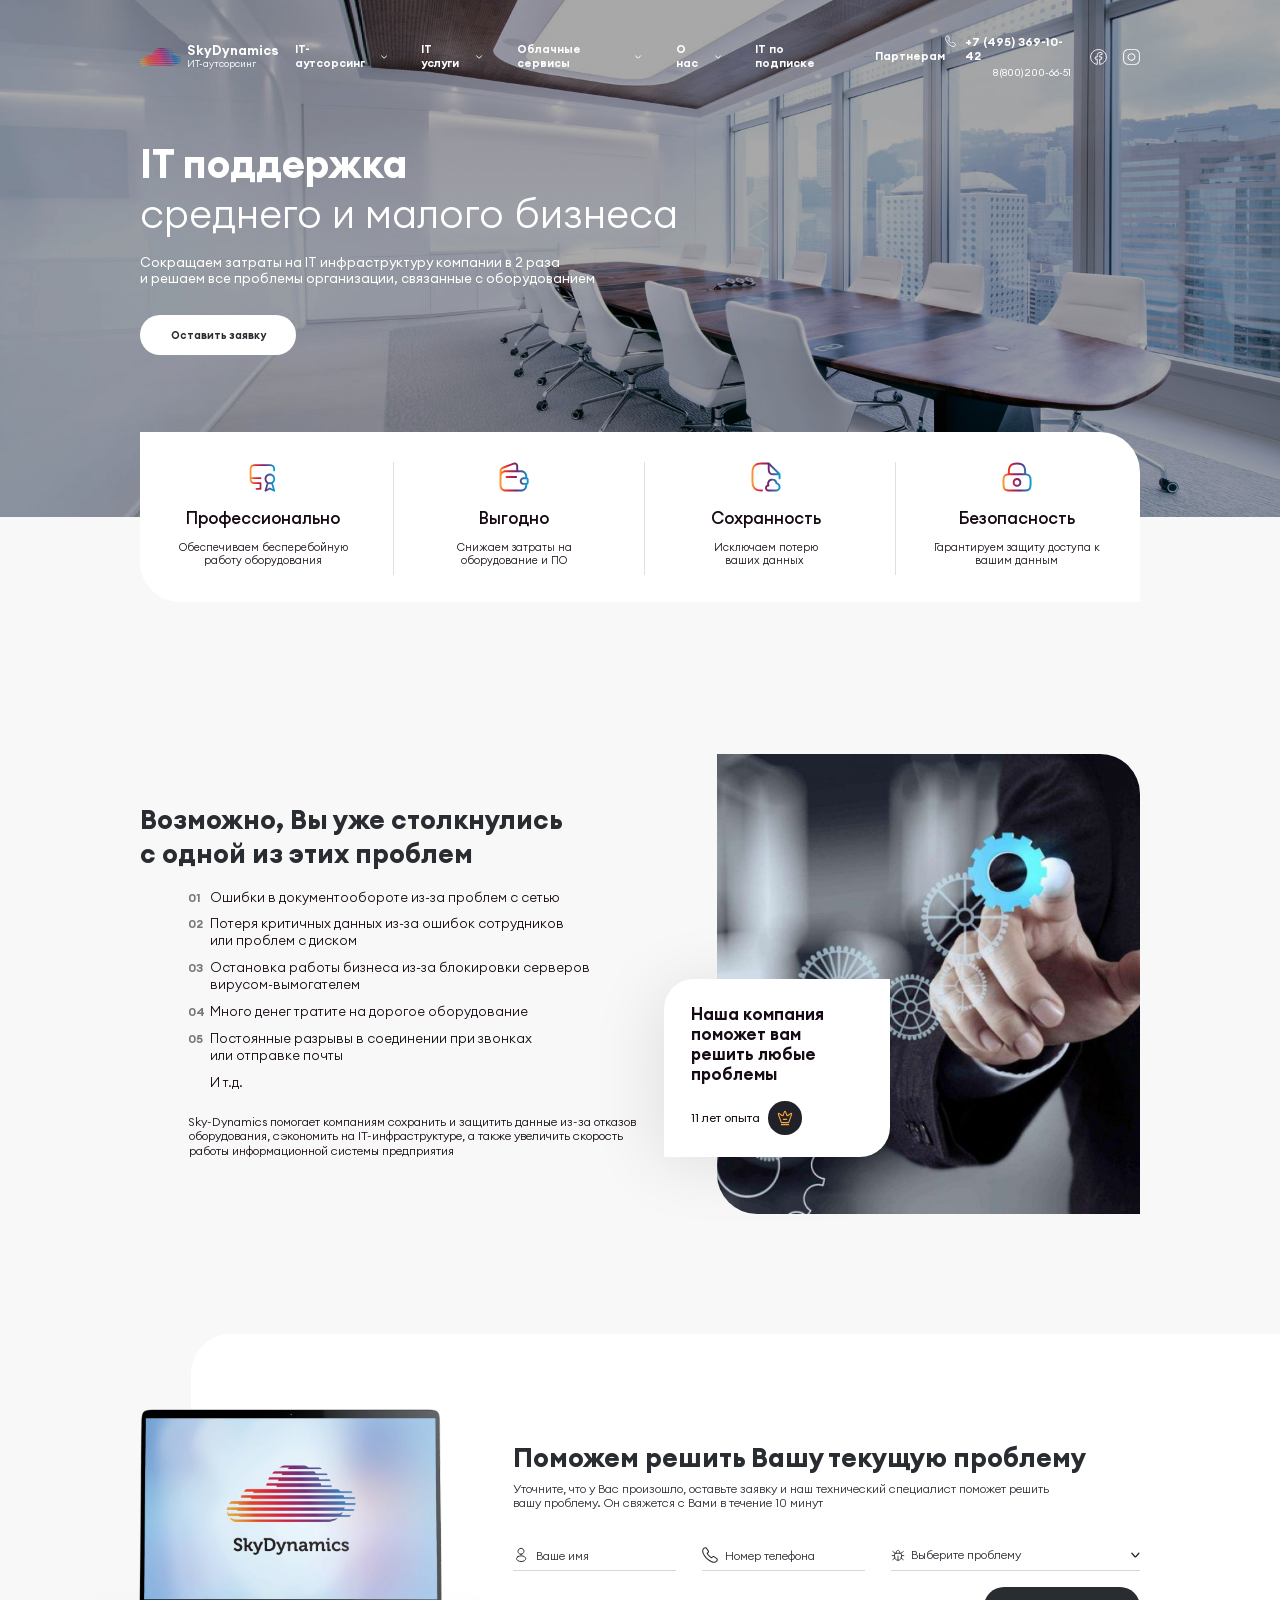
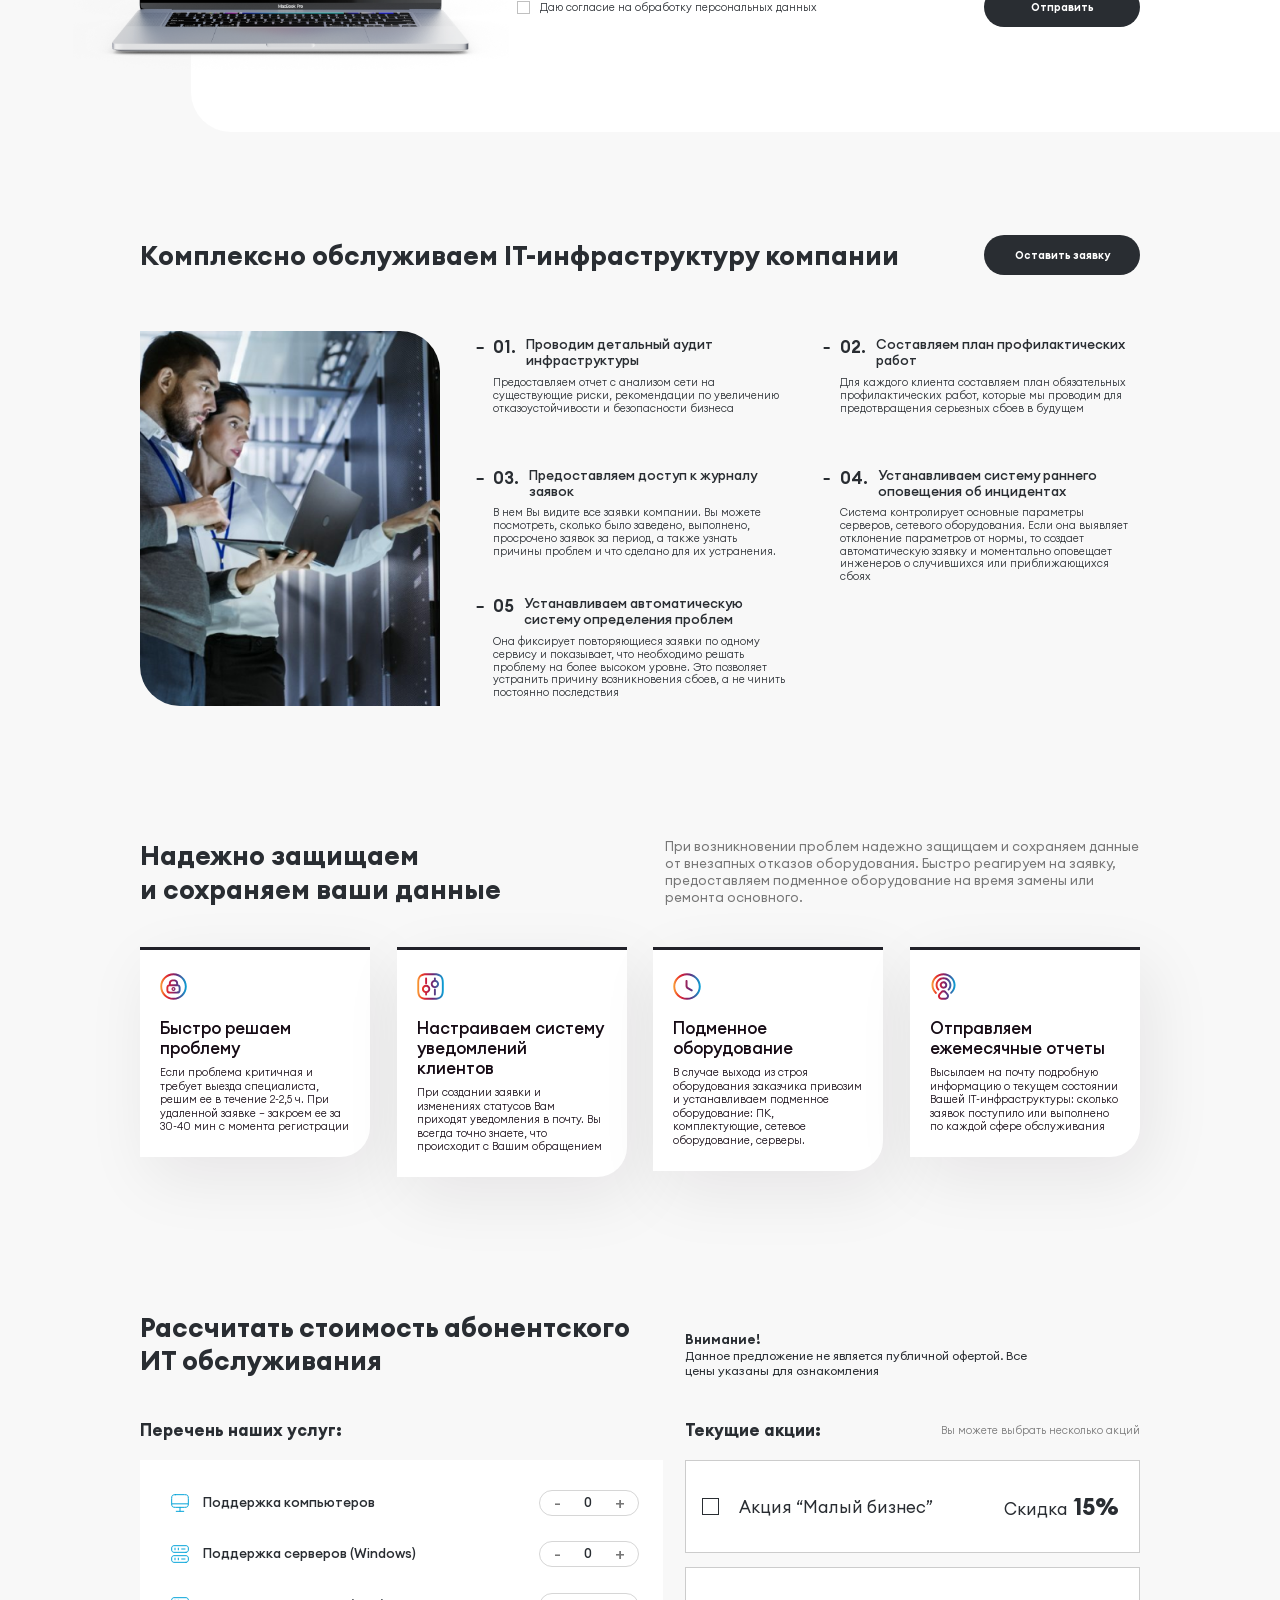
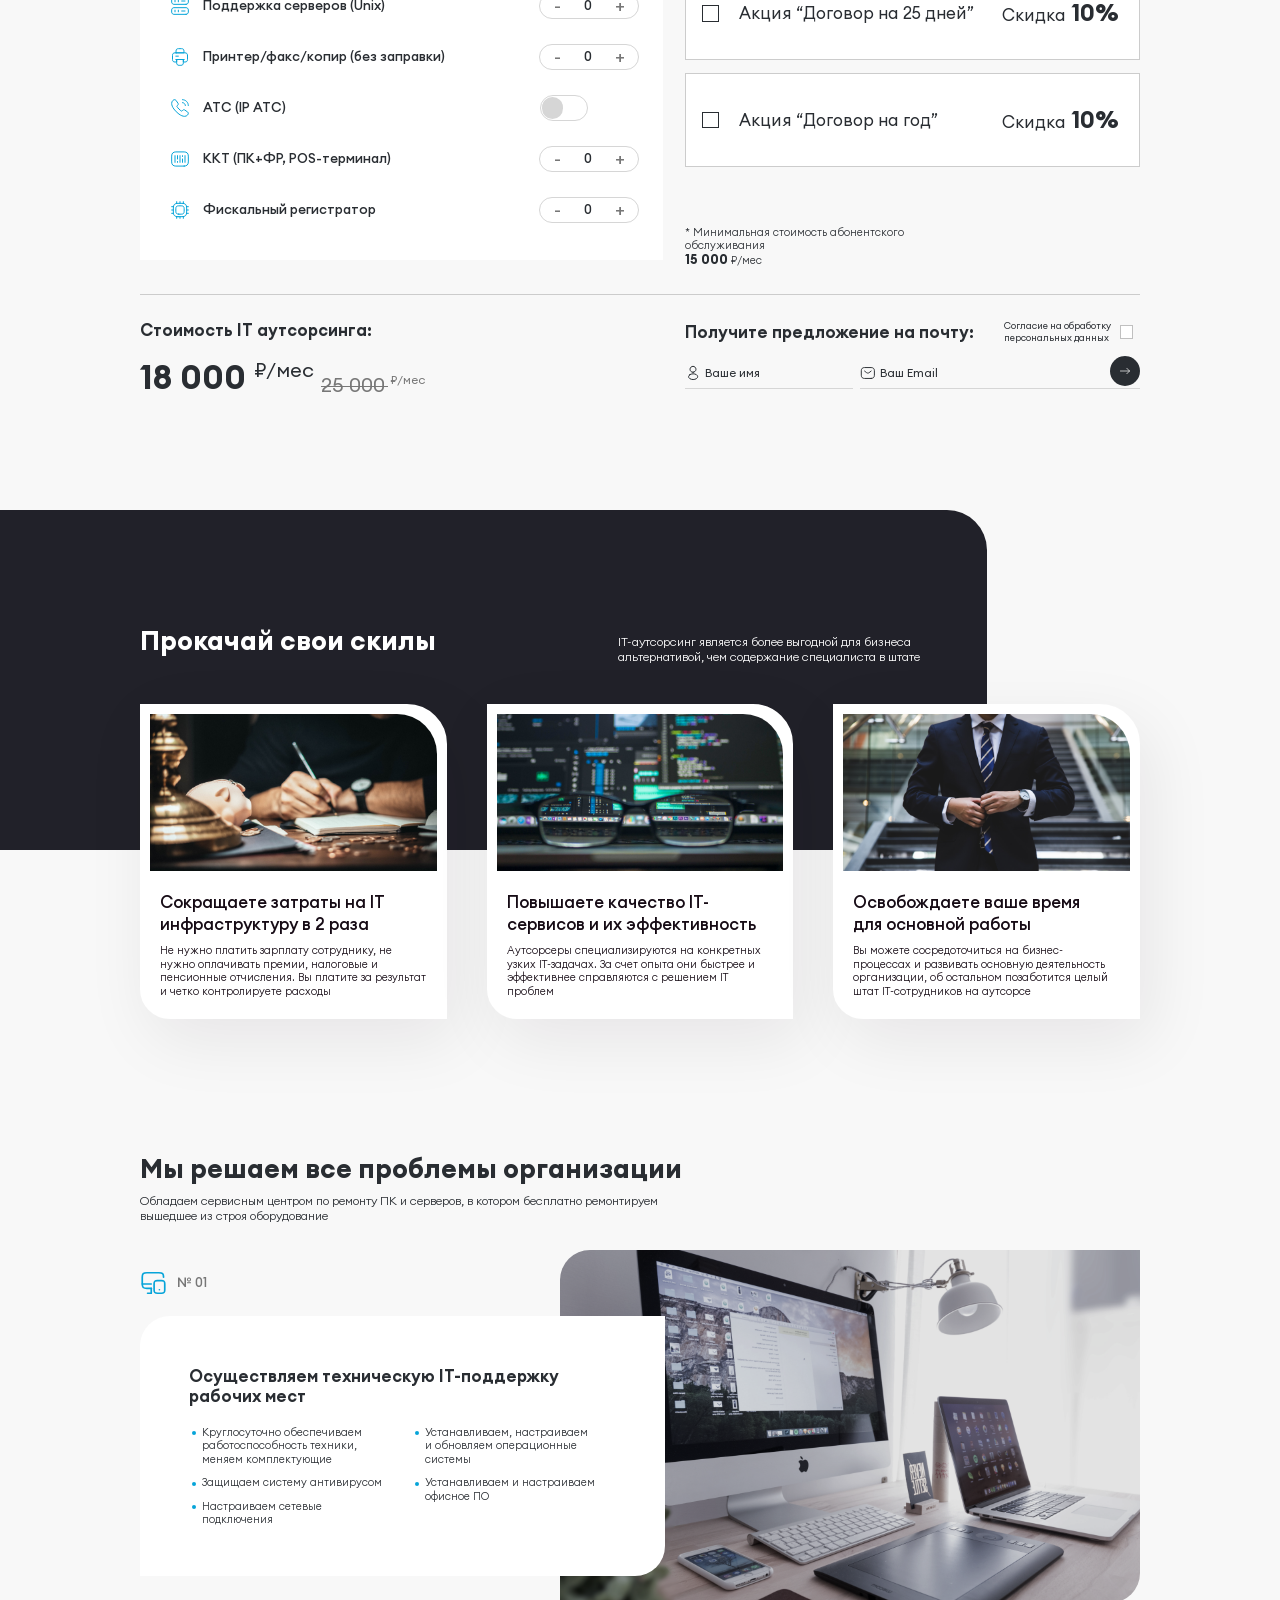
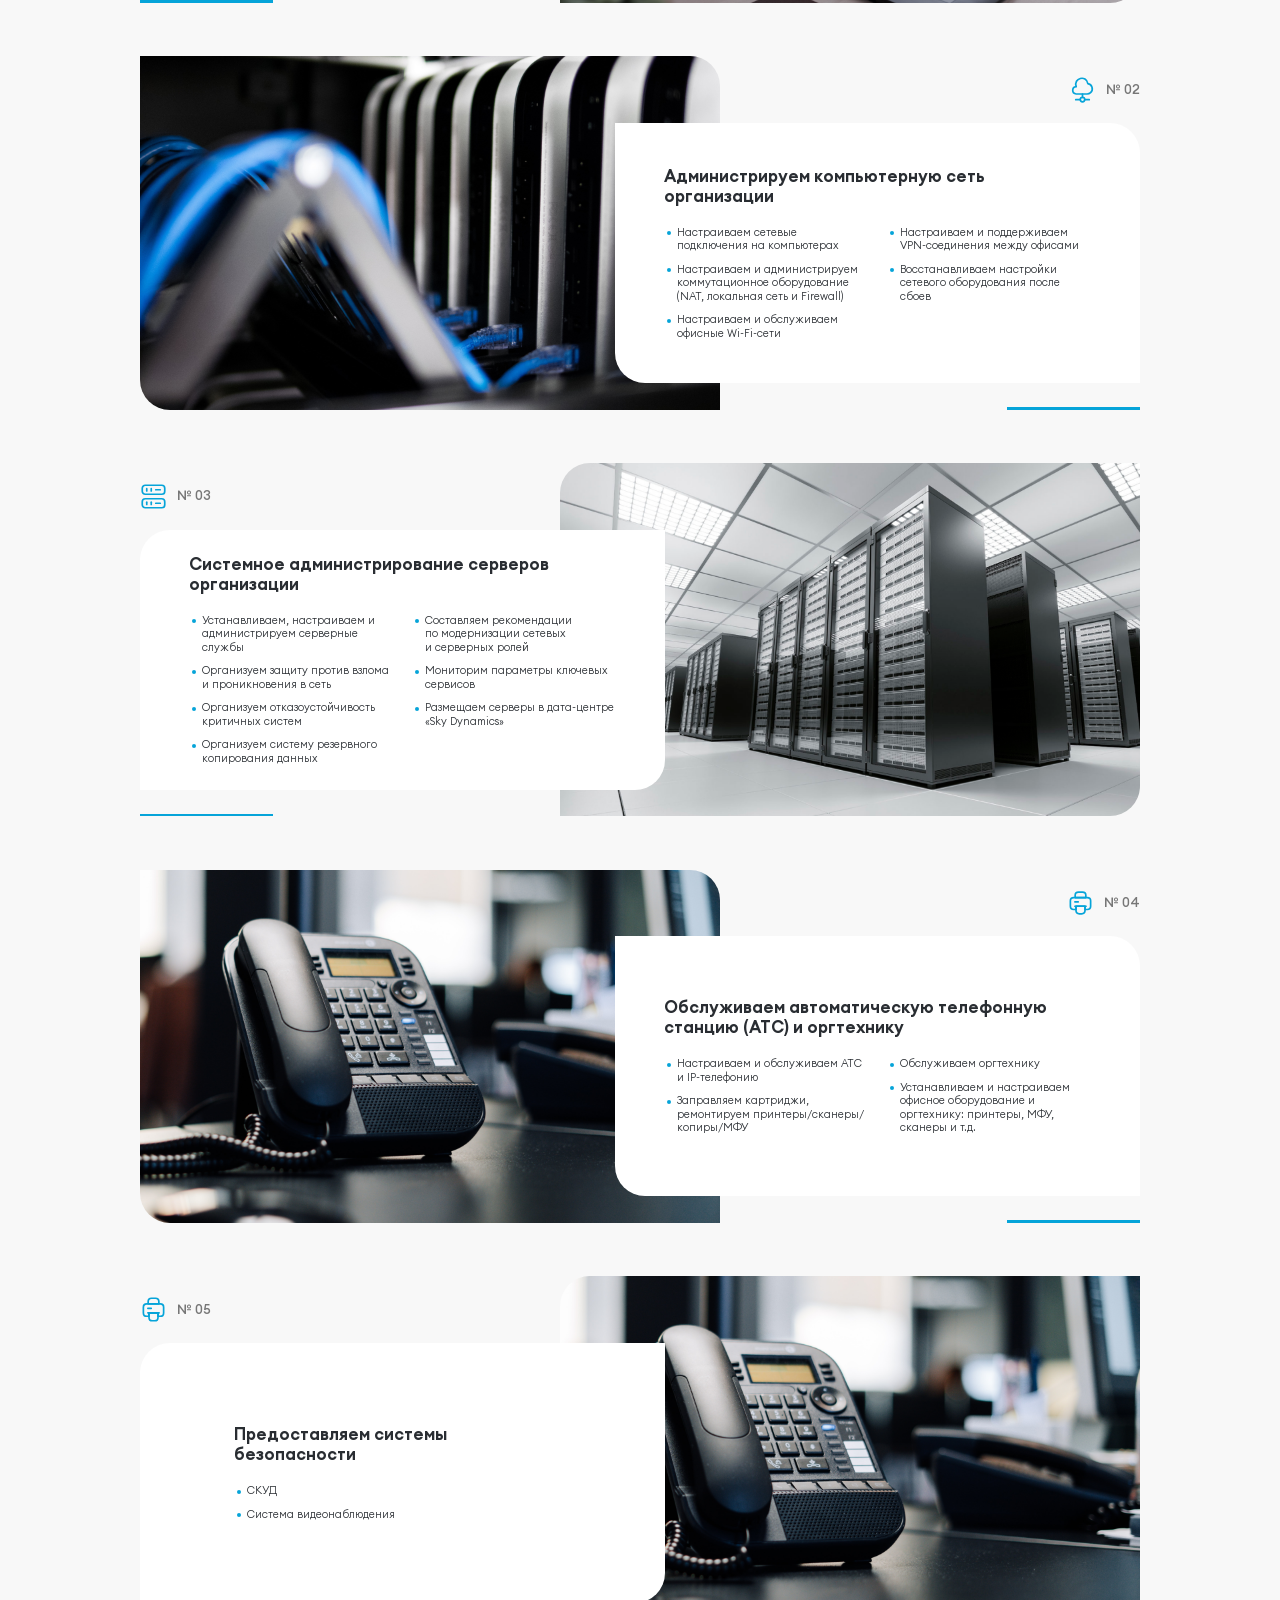
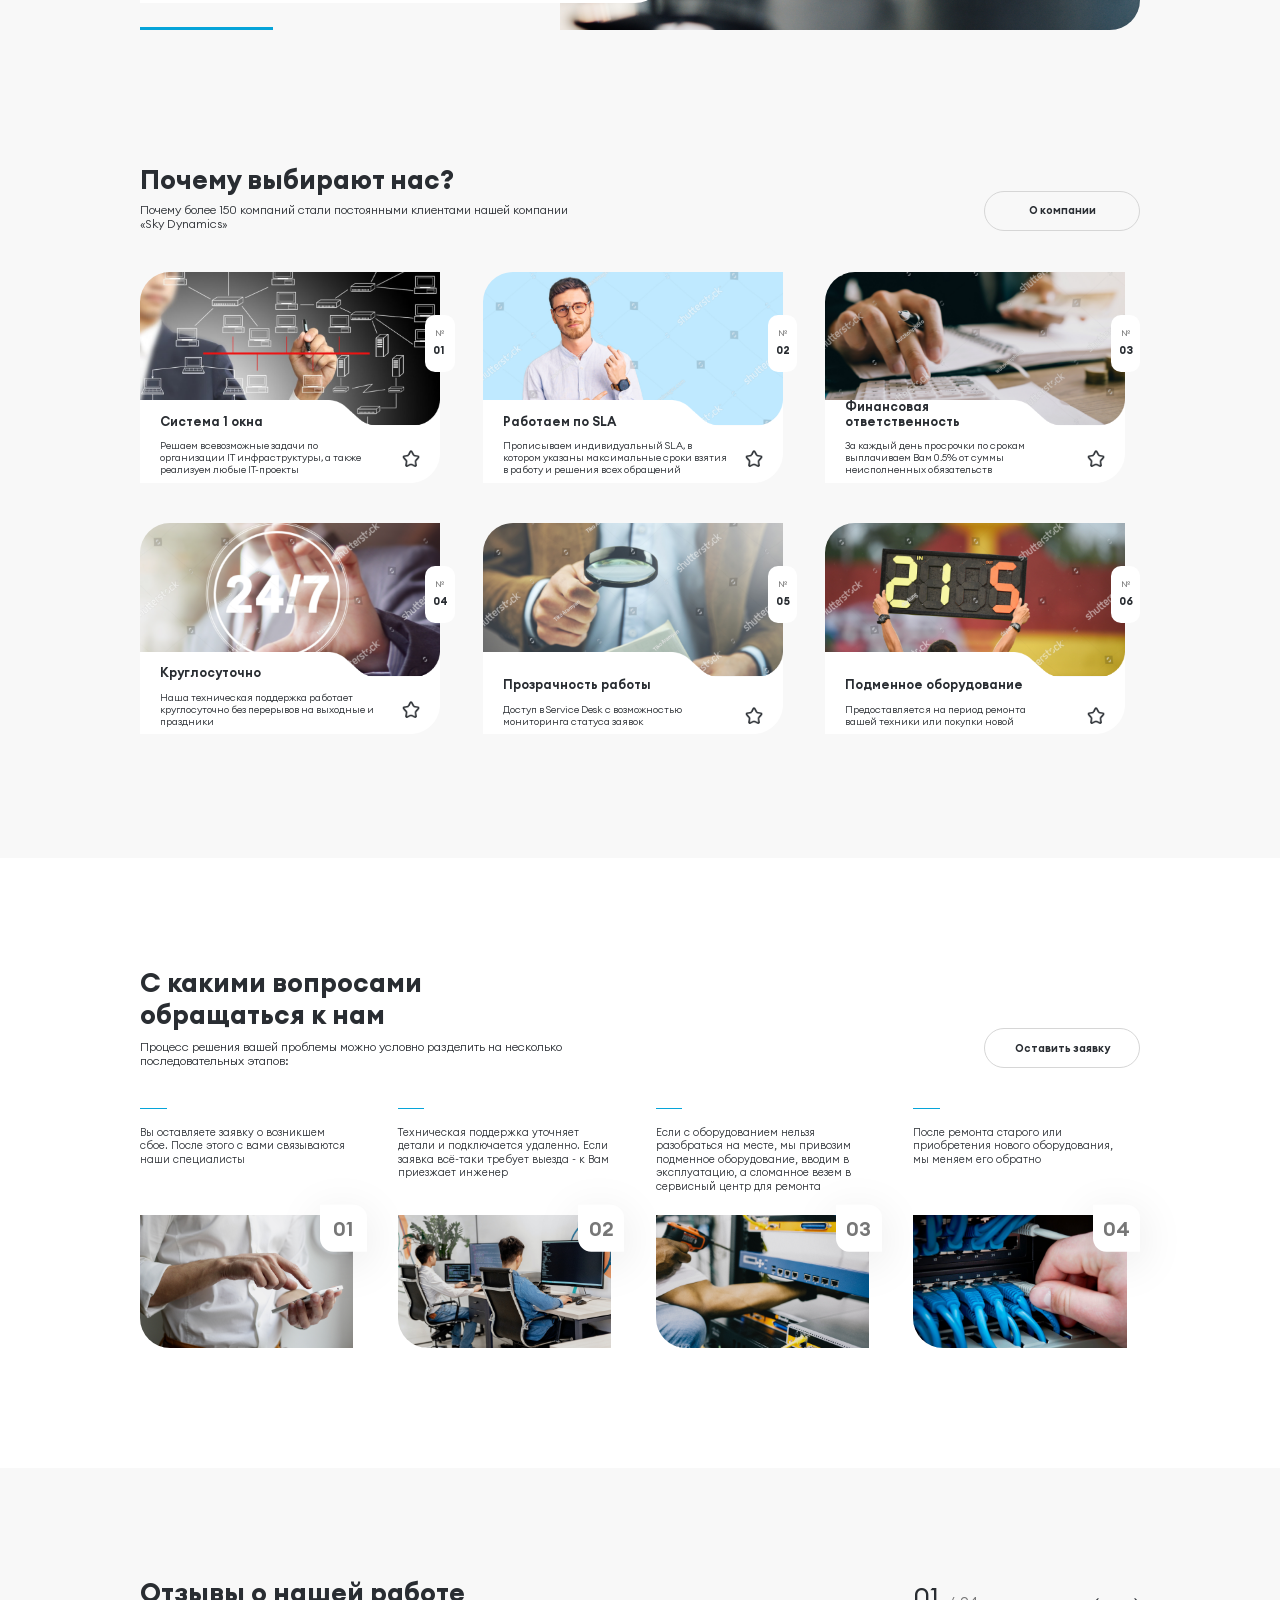
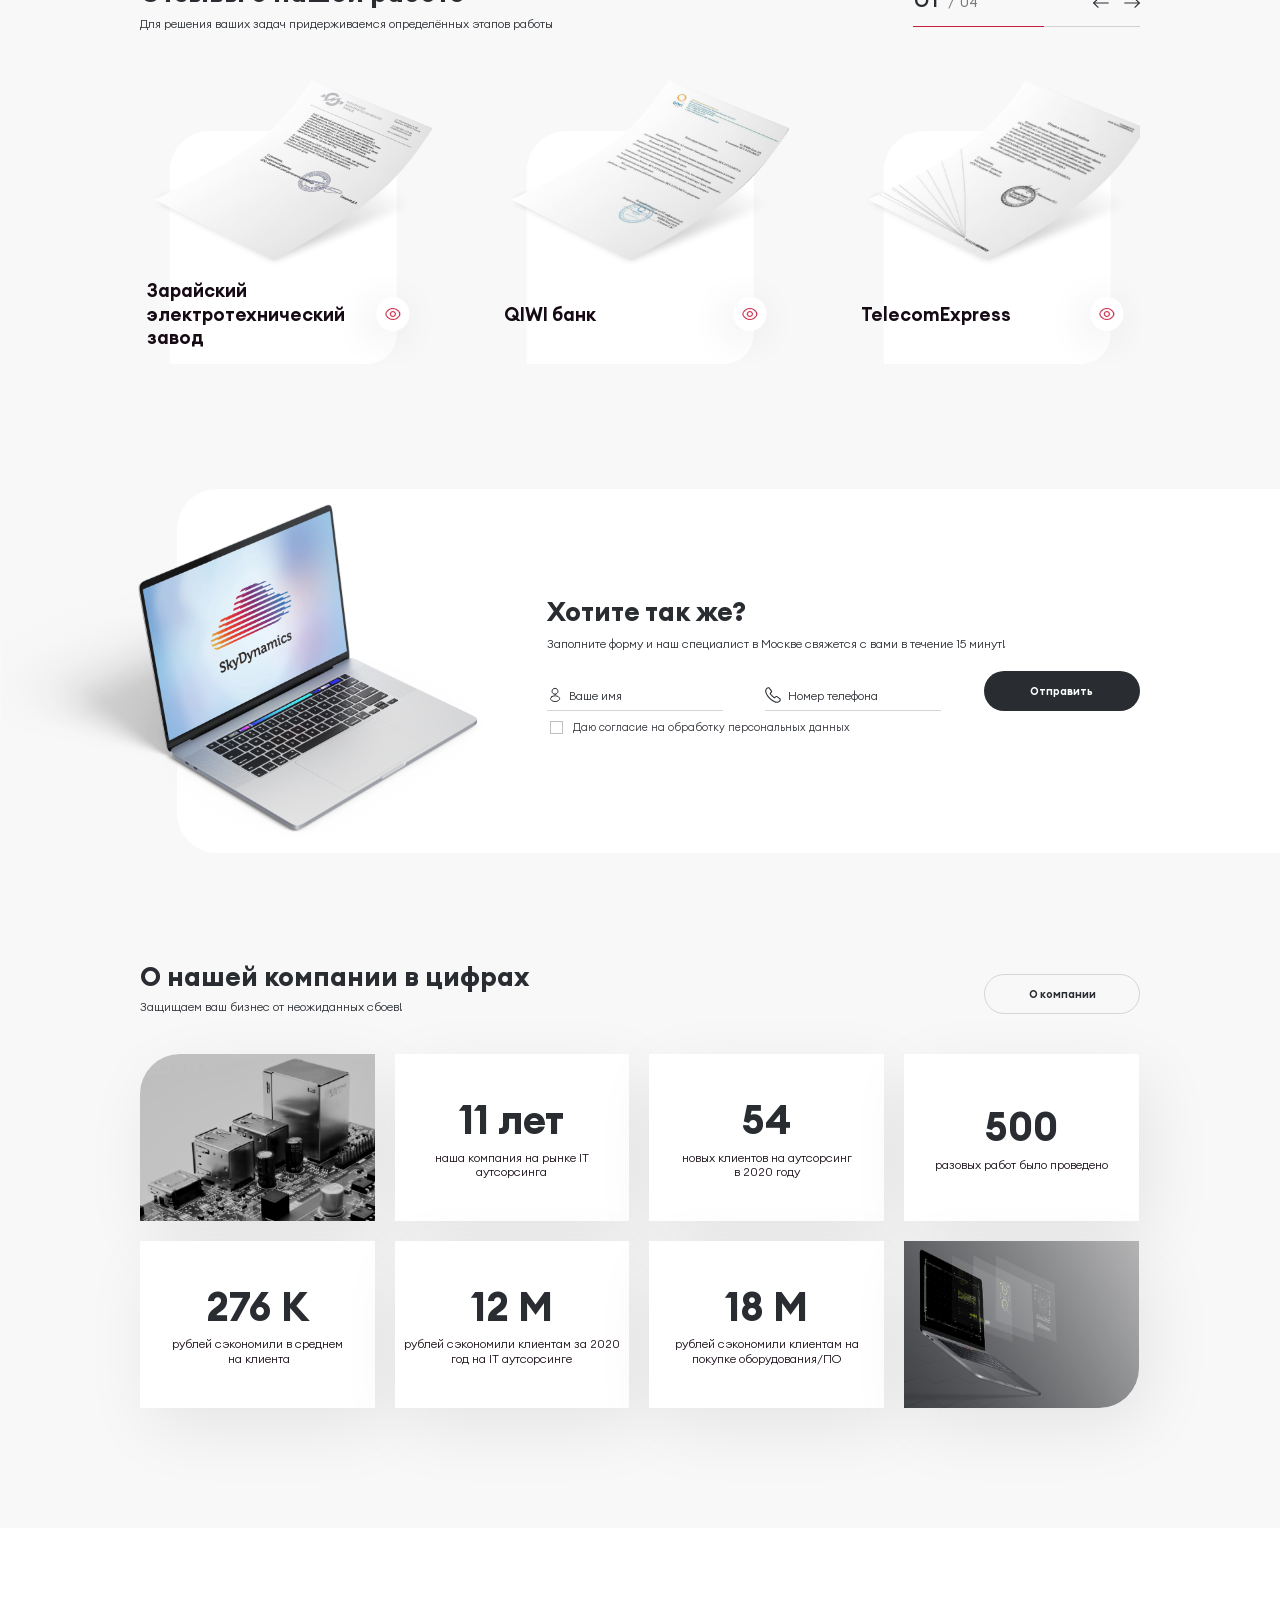
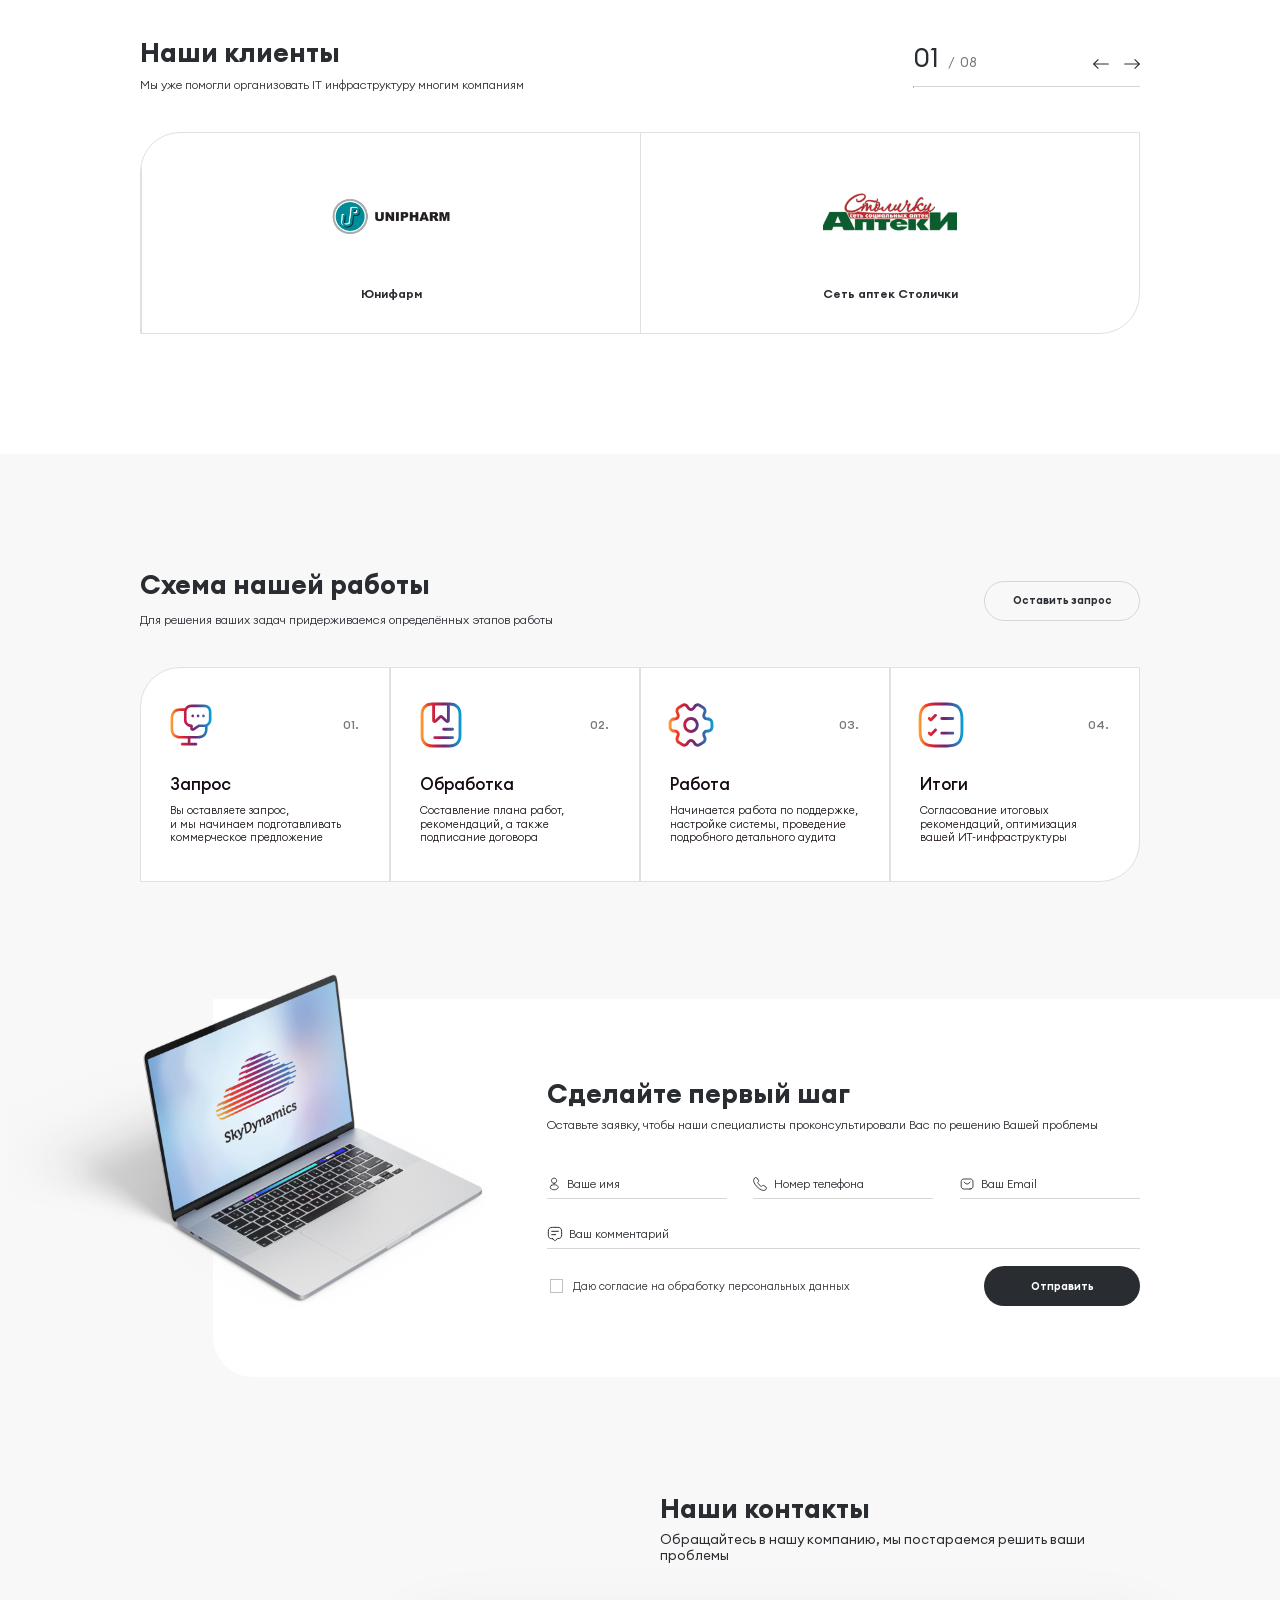
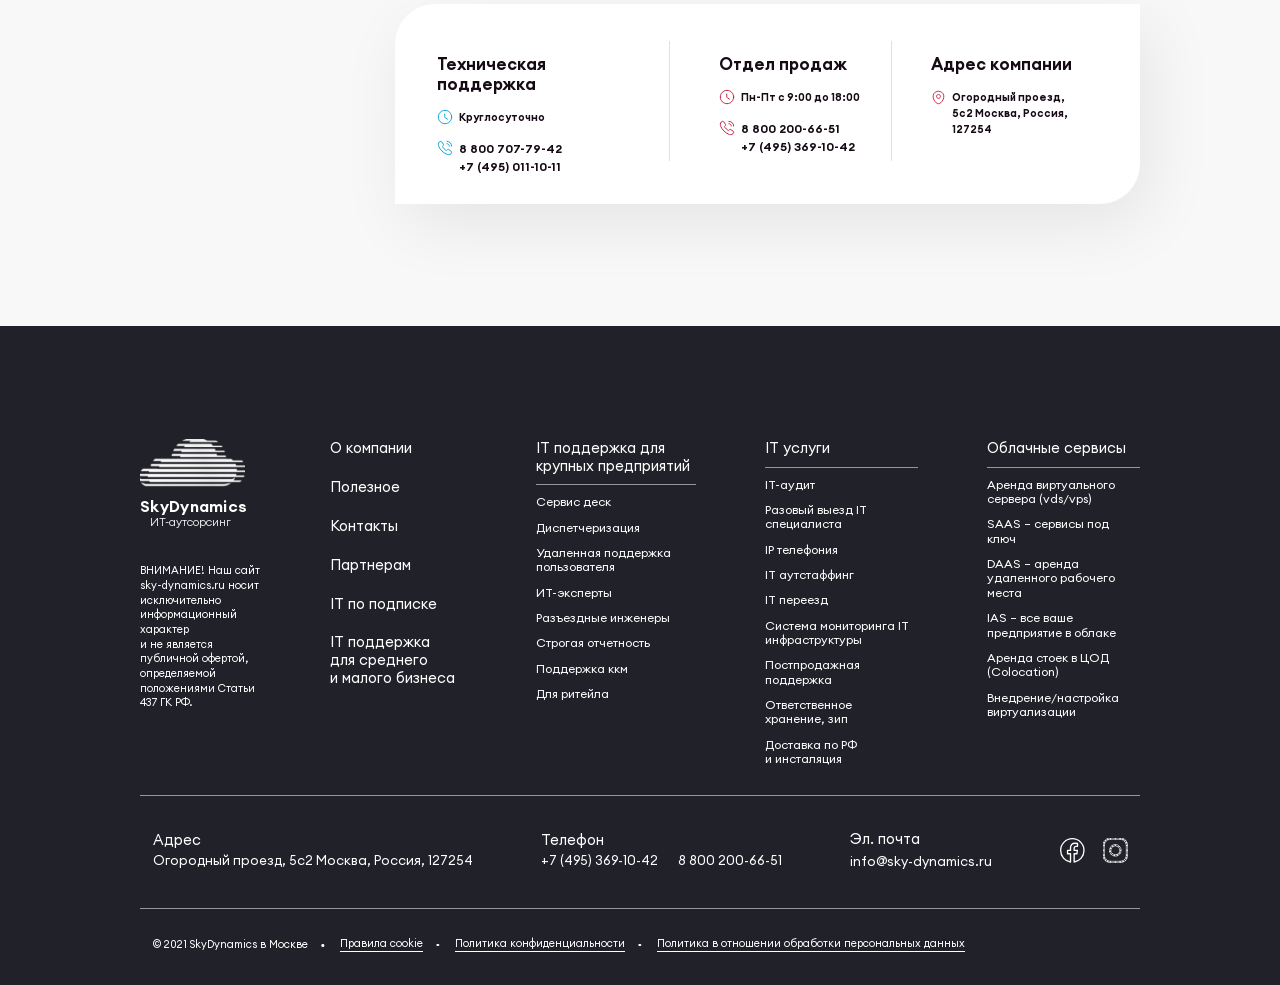
<file: support-for-medium.html>
<!DOCTYPE html>
<html lang="ru">

<head>
    <meta charset="utf-8">
    <meta name="viewport" content="width=device-width, initial-scale=1.0, shrink-to-fit=no">
    <meta name="description" content="another website">
    <link rel="stylesheet" href="./css/swiper-bundle.min.css">
    <link href="./css/ion.rangeSlider.min.css" rel="stylesheet">
    <link href="./css/style.css" rel="stylesheet">
    <title>IT поддержка</title>
</head>

<body>

    <header class="header">
        <div class="container">
            <div class="header__inner">
                <a href="" class="header__burger-menu mobile"></a>

                <a href="" class="header__logo-wrap">
                    <div class="header__logo-img">
                        <img src="./img/logo.png" alt="">
                    </div>
                    <div class="header__logo-name">
                        <div class="header__logo-name-top">SkyDynamics</div>
                        <div class="header__logo-name-down"> ИТ-аутсорсинг</div>
                    </div>
                </a>

                <nav class="header__menu">
                    <div class="header__mobile-header mobile">
                        <a href="" class="header__logo-wrap">
                            <div class="header__logo-img">
                                <img src="./img/logo.png" alt="">
                            </div>
                            <div class="header__logo-name">
                                <div class="header__logo-name-top">SkyDynamics</div>
                                <div class="header__logo-name-down"> ИТ-аутсорсинг</div>
                            </div>
                        </a>
                        <a class="header__tel mobile" href="tel: +74953691042">
                            <img src="./img/call-calling.svg" alt="">
                        </a>
                    </div>
                    <ul class="header__menu-list">
                        <li class="header__menu-item">
                            <div class="header__menu-link menu-item-open">
                                <a href="" class="">IT-аутсорсинг</a>
                                <svg width="10" height="6" viewBox="0 0 10 6" fill="none" xmlns="http://www.w3.org/2000/svg">
                                    <path d="M9 1L5.70707 4.67453C5.31818 5.10849 4.68182 5.10849 4.29293 4.67453L1 1" stroke="" stroke-width="1.5"
                                        stroke-miterlimit="10" stroke-linecap="round" stroke-linejoin="round" />
                                </svg>
                            </div>
                            <ul class="header__menu-sub-list">
                                <li class="header__menu-sub-item">
                                    <a class="header__menu-sub-link" href="">IT поддержка для среднего
                                        и малого бизнеса</a>
                                </li>
                                <li class="header__menu-sub-item">
                                    <a class="header__menu-sub-link" href="">IT поддержка для крупных
                                        предприятий</a>
                                </li>
                            </ul>
                        </li>
                        <li class="header__menu-item  ">
                            <div class="header__menu-link menu-item-open">
                                <a href="" class="">IT услуги</a>
                                <svg width="10" height="6" viewBox="0 0 10 6" fill="none" xmlns="http://www.w3.org/2000/svg">
                                    <path d="M9 1L5.70707 4.67453C5.31818 5.10849 4.68182 5.10849 4.29293 4.67453L1 1" stroke="" stroke-width="1.5"
                                        stroke-miterlimit="10" stroke-linecap="round" stroke-linejoin="round" />
                                </svg>
                            </div>
                            <ul class="header__menu-sub-list">
                                <li class="header__menu-sub-item">
                                    <a class="header__menu-sub-link" href="">IT-аудит</a>
                                </li>
                                <li class="header__menu-sub-item">
                                    <a class="header__menu-sub-link" href="">Разовый выезд IT специалиста</a>
                                </li>
                                <li class="header__menu-sub-item">
                                    <a class="header__menu-sub-link" href="">IP телефония</a>
                                </li>
                                <li class="header__menu-sub-item">
                                    <a class="header__menu-sub-link" href="">IT аутстаффинг</a>
                                </li>
                                <li class="header__menu-sub-item">
                                    <a class="header__menu-sub-linkt" href="">IT переезд</a>
                                </li>
                                <li class="header__menu-sub-item">
                                    <a class="header__menu-sub-link" href="">Система мониторинга IT инфраструктуры</a>
                                </li>
                                <li class="header__menu-sub-item">
                                    <a class="header__menu-sub-link" href="">Ответственное хранение, зип</a>
                                </li>
                                <li class="header__menu-sub-item">
                                    <a class="header__menu-sub-link" href="">Доставка по РФ
                                        и нисталляция</a>
                                </li>
                            </ul>
                        </li>

                        <li class="header__menu-item">
                            <div class="header__menu-link menu-item-open">
                                <a href="" class="">Облачные сервисы</a>
                                <svg width="10" height="6" viewBox="0 0 10 6" fill="none" xmlns="http://www.w3.org/2000/svg">
                                    <path d="M9 1L5.70707 4.67453C5.31818 5.10849 4.68182 5.10849 4.29293 4.67453L1 1" stroke="" stroke-width="1.5"
                                        stroke-miterlimit="10" stroke-linecap="round" stroke-linejoin="round" />
                                </svg>
                            </div>
                            <ul class="header__menu-sub-list">
                                <li class="header__menu-sub-item">
                                    <a class="header__menu-sub-link" href="">Аренда виртуального сервера (vds/vps)</a>
                                </li>
                                <li class="header__menu-sub-item">
                                    <a class="header__menu-sub-link" href="">SAAS - сервисы
                                        под ключ</a>
                                </li>
                                <li class="header__menu-sub-item">
                                    <a class="header__menu-sub-link" href="">DAAS - аренда удаленного рабочего места</a>
                                </li>
                                <li class="header__menu-sub-item">
                                    <a class="header__menu-sub-link" href="">IAS - все ваше предприятие в облаке</a>
                                </li>
                                <li class="header__menu-sub-item">
                                    <a class="header__menu-sub-link" href="">Аренда стоек в ЦОД (Colocstion)</a>
                                </li>
                                <li class="header__menu-sub-item">
                                    <a class="header__menu-sub-link" href="">Внедрение/настройка виртуализации</a>
                                </li>
                            </ul>
                        </li>

                        <li class="header__menu-item ">
                            <div class="header__menu-link menu-item-open">
                                <a href="" class="">О нас</a>
                                <svg width="10" height="6" viewBox="0 0 10 6" fill="none" xmlns="http://www.w3.org/2000/svg">
                                    <path d="M9 1L5.70707 4.67453C5.31818 5.10849 4.68182 5.10849 4.29293 4.67453L1 1" stroke="" stroke-width="1.5"
                                        stroke-miterlimit="10" stroke-linecap="round" stroke-linejoin="round" />
                                </svg>
                            </div>
                            <ul class="header__menu-sub-list">
                                <li class="header__menu-sub-item">
                                    <a class="header__menu-sub-link" href="">Полезное</a>
                                </li>
                                <li class="header__menu-sub-item">
                                    <a class="header__menu-sub-link" href="">Контакты</a>
                                </li>
                            </ul>
                        </li>
                        <li class="header__menu-item">
                            <a class="header__menu-link" href="">IT по подписке</a>
                        </li>
                        <li class="header__menu-item">
                            <a class="header__menu-link" href="">Партнерам</a>
                        </li>
                    </ul>

                    <div class="header__social-wrap mobile">
                        <a href="" class="header__social-link">
                            <img src="./img/icon2.svg" alt="">
                        </a>
                        <a href="" class="header__social-link">
                            <img src="./img/instagram.svg" alt="">
                        </a>
                    </div>
                </nav>

                <div class="header__contacts">
                    <div class="header__tel-wrap desctop">
                        <div class="header__tel-top-wrap">
                            <div class="header__tel-top-img">
                                <img src="./img/icon3.svg" alt="">
                            </div>
                            <a class="header__tel-link" href="tel: +74953691042">+7 (495) 369-10-42</a>
                        </div>
                        <a class="header__tel-down" href="tel: 88002006651">8 (800) 200-66-51</a>
                    </div>
                    <div class="header__social-wrap desctop">
                        <a href="" class="header__social-link">
                            <img src="./img/icon2.svg" alt="">
                        </a>
                        <a href="" class="header__social-link">
                            <img src="./img/icon.svg" alt="">
                        </a>
                    </div>
                    <a class="header__tel mobile" href="tel: +74953691042">
                        <img src="./img/call-calling.svg" alt="">
                    </a>
                </div>
            </div>
        </div>
    </header>

    <main class="main">
        <section class="banner page-support-m">
            <img class="banner__background desctop" src="./img/support-m-bg-desc.png" alt="">
            <img class="banner__background mobile" src="./img/support-m-bg-mob.png" alt="">
            <div class="container">
                <div class="banner__inner">
                    <div class="banner__text-block">
                        <div class="banner__title-wrap">
                            <div class="banner__title"><span>IT поддержка </span> <br>
                                среднего и малого бизнеса</div>
                            <div class="banner__subtitle">Сокращаем затраты на IT инфраструктуру компании в 2 раза
                                и&nbsp;решаем все проблемы организации, связанные с оборудованием</div>
                        </div>
                        <a href="" class="banner__btn btn btn--white">Оставить заявку</a>
                    </div>
                    <div class="banner__advantage">
                        <div class="banner__advantage-box">
                            <div class="banner__advantage-img">
                                <img src="./img/advantage1.svg" alt="">
                            </div>
                            <div class="banner__advantage-title">Профессионально</div>
                            <div class="banner__advantage-subtitle">Обеспечиваем бесперебойную
                                работу оборудования</div>
                        </div>
                        <div class="banner__advantage-box">
                            <div class="banner__advantage-img">
                                <img src="./img/advantage2.svg" alt="">
                            </div>
                            <div class="banner__advantage-title">Выгодно</div>
                            <div class="banner__advantage-subtitle">Снижаем затраты
                                на оборудование и ПО</div>
                        </div>
                        <div class="banner__advantage-box">
                            <div class="banner__advantage-img">
                                <img src="./img/advantage3.svg" alt="">
                            </div>
                            <div class="banner__advantage-title">Сохранность</div>
                            <div class="banner__advantage-subtitle">Исключаем потерю ваших&nbsp;данных&nbsp;</div>
                        </div>
                        <div class="banner__advantage-box">
                            <div class="banner__advantage-img">
                                <img src="./img/advantage4.svg" alt="">
                            </div>
                            <div class="banner__advantage-title">Безопасность</div>
                            <div class="banner__advantage-subtitle">Гарантируем защиту доступа
                                к вашим данным</div>
                        </div>
                    </div>
                </div>
            </div>
        </section>


        <section class="problems">
            <div class="container">
                <div class="problems__inner">
                    <div class="problems__text-block">
                        <div class="problems__title">Возможно, Вы уже столкнулись
                            с&nbsp;одной из этих проблем</div>
                        <ol class="problems__list">
                            <li class="problems__item"> Ошибки в документообороте
                                из-за проблем с сетью</li>
                            <li class="problems__item"> Потеря критичных
                                данных из-за ошибок сотрудников
                                или&nbsp;проблем с диском</li>
                            <li class="problems__item"> Остановка работы
                                бизнеса из-за блокировки серверов вирусом-вымогателем</li>
                            <li class="problems__item"> Много денег тратите
                                на дорогое оборудование</li>
                            <li class="problems__item"> Постоянные разрывы
                                в соединении при&nbsp;звонках
                                или&nbsp;отправке почты </li>
                            <li class="problems__item">И т.д.</li>
                        </ol>
                        <div class="problems__par">Sky-Dynamics помогает компаниям сохранить и защитить данные из-за отказов
                            оборудования, сэкономить на IT-инфраструктуре,
                            а также увеличить скорость работы информационной системы предприятия</div>
                    </div>
                    <div class="problems__photo-block">
                        <img class="problems__bg" src="./img/problems.png" alt="">
                        <div class="problems__photo-block-content">
                            <div class="problems__photo-block-title">Наша компания поможет вам решить любые проблемы</div>
                            <div class="problems__photo-block-subtitle-wrap">
                                <div class="problems__photo-block-subtitle">11 лет опыта</div>
                                <div class="problems__photo-block-subtitle-img">
                                    <img src="./img/crown.svg" alt="">
                                </div>
                            </div>
                        </div>
                    </div>
                </div>
            </div>
        </section>



        <section class="feedback page-support-m">
            <img class="feedback__substrate" src="./img/feedback__2.png" alt="">

            <div class="container">
                <div class="feedback__inner">
                    <form class="feedback__form" action="">
                        <div class="feedback__title-wrap">
                            <div class="feedback__title">Поможем решить Вашу текущую проблему</div>
                            <div class="feedback__subtitle">Уточните, что у Вас произошло, оставьте заявку и наш технический
                                специалист поможет решить вашу&nbsp;проблему.
                                Он свяжется с Вами в течение 10&nbsp;минут</div>
                        </div>
                        <div class="feedback__body">
                            <div class="feedback__information">
                                <div class="feedback__information-personal">
                                    <label class="feedback__input-wrap">
                                            <svg class="feedback__input-img" width="24" height="24" viewBox="0 0 24 24"
                                            fill="none" xmlns="http://www.w3.org/2000/svg">
                                            <path
                                                d="M12.1601 10.87C12.0601 10.86 11.9401 10.86 11.8301 10.87C9.45006 10.79 7.56006 8.84 7.56006 6.44C7.56006 3.99 9.54006 2 12.0001 2C14.4501 2 16.4401 3.99 16.4401 6.44C16.4301 8.84 14.5401 10.79 12.1601 10.87Z"
                                                stroke="" stroke-width="1.5" stroke-linecap="round"
                                                stroke-linejoin="round" />
                                            <path
                                                d="M7.15997 14.56C4.73997 16.18 4.73997 18.82 7.15997 20.43C9.90997 22.27 14.42 22.27 17.17 20.43C19.59 18.81 19.59 16.17 17.17 14.56C14.43 12.73 9.91997 12.73 7.15997 14.56Z"
                                                stroke="" stroke-width="1.5" stroke-linecap="round"
                                                stroke-linejoin="round" />
                                        </svg>
                                        <input class="feedback__input" type="text" placeholder="Ваше имя" name="" id="">
                                    </label>
                                    <label class="feedback__input-wrap">
                                        <svg class="feedback__input-img" width="22" height="22" viewBox="0 0 22 22"
                                            fill="none" xmlns="http://www.w3.org/2000/svg">
                                            <path
                                                d="M20.97 17.33C20.97 17.69 20.89 18.06 20.72 18.42C20.55 18.78 20.33 19.12 20.04 19.44C19.55 19.98 19.01 20.37 18.4 20.62C17.8 20.87 17.15 21 16.45 21C15.43 21 14.34 20.76 13.19 20.27C12.04 19.78 10.89 19.12 9.75 18.29C8.6 17.45 7.51 16.52 6.47 15.49C5.44 14.45 4.51 13.36 3.68 12.22C2.86 11.08 2.2 9.94 1.72 8.81C1.24 7.67 1 6.58 1 5.54C1 4.86 1.12 4.21 1.36 3.61C1.6 3 1.98 2.44 2.51 1.94C3.15 1.31 3.85 1 4.59 1C4.87 1 5.15 1.06 5.4 1.18C5.66 1.3 5.89 1.48 6.07 1.74L8.39 5.01C8.57 5.26 8.7 5.49 8.79 5.71C8.88 5.92 8.93 6.13 8.93 6.32C8.93 6.56 8.86 6.8 8.72 7.03C8.59 7.26 8.4 7.5 8.16 7.74L7.4 8.53C7.29 8.64 7.24 8.77 7.24 8.93C7.24 9.01 7.25 9.08 7.27 9.16C7.3 9.24 7.33 9.3 7.35 9.36C7.53 9.69 7.84 10.12 8.28 10.64C8.73 11.16 9.21 11.69 9.73 12.22C10.27 12.75 10.79 13.24 11.32 13.69C11.84 14.13 12.27 14.43 12.61 14.61C12.66 14.63 12.72 14.66 12.79 14.69C12.87 14.72 12.95 14.73 13.04 14.73C13.21 14.73 13.34 14.67 13.45 14.56L14.21 13.81C14.46 13.56 14.7 13.37 14.93 13.25C15.16 13.11 15.39 13.04 15.64 13.04C15.83 13.04 16.03 13.08 16.25 13.17C16.47 13.26 16.7 13.39 16.95 13.56L20.26 15.91C20.52 16.09 20.7 16.3 20.81 16.55C20.91 16.8 20.97 17.05 20.97 17.33Z"
                                                stroke="" stroke-width="1.5" stroke-miterlimit="10" />
                                        </svg>
                                        <input class="feedback__input" type="text" placeholder="Номер телефона" name=""
                                            id="">
                                    </label>
                                        <div class="feedback__select select">
                                            <div class="select__header">
                                                <svg  class="feedback__input-img" width="24" height="24" viewBox="0 0 24 24" fill="none" xmlns="http://www.w3.org/2000/svg">
                                                    <path
                                                        d="M9 9V7.75C9 6.75544 9.31607 5.80161 9.87868 5.09835C10.4413 4.39509 11.2044 4 12 4C12.7956 4 13.5587 4.39509 14.1213 5.09835C14.6839 5.80161 15 6.75544 15 7.75V9"
                                                        stroke="" stroke-width="1.5" stroke-linecap="round" stroke-linejoin="round" />
                                                    <path
                                                        d="M7.2 9H16.8C17.5147 9.97373 17.9291 11.1039 18 12.2727V15.5455C18 16.9921 17.3679 18.3795 16.2426 19.4024C15.1174 20.4253 13.5913 21 12 21C10.4087 21 8.88258 20.4253 7.75736 19.4024C6.63214 18.3795 6 16.9921 6 15.5455V12.2727C6.07089 11.1039 6.48528 9.97373 7.2 9"
                                                        stroke="" stroke-width="1.5" stroke-linecap="round" stroke-linejoin="round" />
                                                    <path d="M2 13H6" stroke="" stroke-width="1.5" stroke-linecap="round" stroke-linejoin="round" />
                                                    <path d="M18 13H22" stroke="" stroke-width="1.5" stroke-linecap="round" stroke-linejoin="round" />
                                                    <path d="M12 20.9998V13.9998" stroke="" stroke-width="1.5" stroke-linecap="round" stroke-linejoin="round" />
                                                    <path d="M3 20L7 17" stroke="" stroke-width="1.5" stroke-linecap="round" stroke-linejoin="round" />
                                                    <path d="M21 20L17 17" stroke="" stroke-width="1.5" stroke-linecap="round" stroke-linejoin="round" />
                                                    <path d="M3 6L7 9" stroke="" stroke-width="1.5" stroke-linecap="round" stroke-linejoin="round" />
                                                    <path d="M21 6L17 9" stroke="" stroke-width="1.5" stroke-linecap="round" stroke-linejoin="round" />
                                                </svg>
                                                <div class="select__current">Выберите проблему</div>
                                                    <svg class="select__arrow" width="10" height="6" viewBox="0 0 10 6" fill="none" xmlns="http://www.w3.org/2000/svg">
                                                        <path d="M9 1L5.70707 4.67453C5.31818 5.10849 4.68182 5.10849 4.29293 4.67453L1 1" stroke=""
                                                            stroke-width="1.5" stroke-miterlimit="10" stroke-linecap="round" stroke-linejoin="round" />
                                                    </svg>
                                            </div>
                                            <div class="select__body">
                                                <div class="select__item">Что-то случилось 1</div>
                                                <div class="select__item">Еще что-то случилось 2</div>
                                                <div class="select__item">Что-то произошло 3</div>
                                            </div>
                                        </div>
                                </div>
                            </div>
                            <div class="feedback__down">
                                <label class="feedback__select-label">
                                    <input class="feedback__checkbox-input" type="checkbox" name="select" id="">
                                    <span class="feedback__checkbox-style">
                                    </span>
                                    Даю согласие на обработку персональных данных
                                </label>
                                <a class="feedback__btn btn btn--black desctop" href="">Отправить</a>
                            </div>
                        </div>
                        <a class="feedback__btn btn btn--black mobile" href="">Отправить</a>
                    </form>
                </div>
            </div>
        </section>


        <section class="complex">
            <div class="container">
                <div class="complex__title-wrap">
                    <div class="complex__title title">Комплексно обслуживаем IT-инфраструктуру компании </div>
                    <a class="complex__btn btn btn--black" href="">Оставить заявку</a>
                </div>

                <div class="complex__content">
                    <div class="complex__content-img">
                        <img src="./img/service-content-img.png" alt="">
                    </div>
                    <div class="complex__text-block">
                        <div class="complex__item">
                            <div class="complex__item-title-wrap">
                                <div class="complex__item-num">01.</div>
                                <div class="complex__item-title">Проводим детальный аудит инфраструктуры</div>
                            </div>
                            <div class="complex__item-subtitle">Предоставляем отчет с анализом сети на существующие риски,
                                рекомендации по увеличению отказоустойчивости и безопасности бизнеса</div>
                        </div>
                        <div class="complex__item">
                            <div class="complex__item-title-wrap">
                                <div class="complex__item-num">02.</div>
                                <div class="complex__item-title">Составляем план профилактических работ</div>
                            </div>
                            <div class="complex__item-subtitle">Для каждого клиента составляем план обязательных профилактических работ,
                                которые мы проводим для предотвращения серьезных сбоев в будущем</div>
                        </div>
                        <div class="complex__item">
                            <div class="complex__item-title-wrap">
                                <div class="complex__item-num">03.</div>
                                <div class="complex__item-title">Предоставляем доступ к журналу
                                    заявок</div>
                            </div>
                            <div class="complex__item-subtitle">В нем Вы видите все заявки компании. Вы можете посмотреть, сколько было заведено, выполнено, просрочено заявок за период,
                                а также узнать причины проблем и что сделано для их устранения.</div>
                        </div>
                        <div class="complex__item">
                            <div class="complex__item-title-wrap">
                                <div class="complex__item-num">04.</div>
                                <div class="complex__item-title">Устанавливаем систему раннего оповещения об инцидентах</div>
                            </div>
                            <div class="complex__item-subtitle">Система контролирует основные параметры серверов,
                                сетевого оборудования. Если она выявляет отклонение параметров от нормы,
                                то создает автоматическую заявку и моментально оповещает инженеров о случившихся
                                или приближающихся сбоях</div>
                        </div>
                        <div class="complex__item">
                            <div class="complex__item-title-wrap">
                                <div class="complex__item-num">05</div>
                                <div class="complex__item-title">Устанавливаем автоматическую систему определения проблем</div>
                            </div>
                            <div class="complex__item-subtitle">Она фиксирует повторяющиеся заявки по одному сервису и показывает, что необходимо решать проблему на более высоком уровне.
                                Это позволяет устранить причину возникновения сбоев,
                                а не чинить постоянно последствия</div>
                        </div>
                    </div>
                </div>
            </div>
        </section>


        <section class="security">
            <div class="container">
                <div class="security__title-wrap">
                    <div class="security__title title">Надежно защищаем и&nbsp;сохраняем ваши данные</div>
                    <div class="security__subtitle">При возникновении проблем надежно защищаем
                        и сохраняем данные от&nbsp;внезапных&nbsp;отказов оборудования. Быстро реагируем на заявку,
                        предоставляем подменное оборудование на время замены или ремонта основного.</div>
                </div>

                <div class="security__content">
                    <div class="security__item">
                        <div class="security__item-img">
                            <img src="./img/security1.svg" alt="">
                        </div>
                        <div class="security__item-title">Быстро решаем проблему </div>
                        <div class="security__item-subtitle">Если проблема критичная и требует выезда специалиста, решим ее
                            в&nbsp;течение 2-2,5 ч. При удаленной заявке – закроем ее за 30-40 мин
                            с момента регистрации</div>
                    </div>
                    <div class="security__item">
                        <div class="security__item-img">
                            <img src="./img/security2.svg" alt="">
                        </div>
                        <div class="security__item-title">Настраиваем систему уведомлений клиентов</div>
                        <div class="security__item-subtitle">При создании заявки и изменениях статусов Вам приходят уведомления в&nbsp;почту. Вы всегда точно знаете, что происходит
                            с Вашим обращением</div>
                    </div>
                    <div class="security__item">
                        <div class="security__item-img">
                            <img src="./img/security3.svg" alt="">
                        </div>
                        <div class="security__item-title">Подменное оборудование</div>
                        <div class="security__item-subtitle">В случае выхода из строя
                            оборудования&nbsp;заказчика привозим и&nbsp;устанавливаем подменное оборудование: ПК, комплектующие, сетевое оборудование, серверы.</div>
                    </div>
                    <div class="security__item">
                        <div class="security__item-img">
                            <img src="./img/security4.svg" alt="">
                        </div>
                        <div class="security__item-title">Отправляем ежемесячные отчеты</div>
                        <div class="security__item-subtitle">Высылаем на почту подробную информацию о текущем состоянии
                            Вашей IT-инфраструктуры: сколько заявок поступило или выполнено
                            по каждой сфере обслуживания</div>
                    </div>
                </div>
                
            </div>
        </section>


        <section class="payment">
            <div class="container">
                <div class="payment__title-wrap">
                    <div class="payment__title title">Рассчитать стоимость абонентского ИТ обслуживания</div>
                    <div class="payment__title-right">
                        <div class="payment__warning">Внимание!</div>
                        <div class="payment__subtitle">Данное предложение не является публичной офертой.
                            Все цены указаны для ознакомления</div>
                    </div>
                </div>
                <div class="payment__content">
                    <div class="payment__main">
                        <div class="payment__list-wrap">
                            <div class="payment__list-title">Перечень наших услуг:</div>
                            <div class="payment__list">
                                <div class="payment__item">
                                    <div class="payment__item-title-wrap">
                                        <div class="payment__item-title-img">
                                            <img src="./img/payment1.svg" alt="">
                                        </div>
                                        <div class="payment__item-title-title">Поддержка компьютеров</div>
                                    </div>
                                    <div class="payment__counter counter">
                                        <button class="payment__counter-btn counter__btn" data-direction="minus">-</button>
                                        <input type="text" value="0" class="payment__cuunter-value counter__value">
                                        <button class="payment__counter-btn counter__btn" data-direction="plus">+</button>
                                    </div>
                                </div>
                                <div class="payment__item">
                                    <div class="payment__item-title-wrap">
                                        <div class="payment__item-title-img">
                                            <img src="./img/payment2.svg" alt="">
                                        </div>
                                        <div class="payment__item-title-title">Поддержка серверов&nbsp;(Windows)</div>
                                    </div>
                                    <div class="payment__counter counter">
                                        <button class="payment__counter-btn counter__btn" data-direction="minus">-</button>
                                        <input type="text" value="0" class="payment__cuunter-value counter__value">
                                        <button class="payment__counter-btn counter__btn" data-direction="plus">+</button>
                                    </div>
                                </div>
                                <div class="payment__item">
                                    <div class="payment__item-title-wrap">
                                        <div class="payment__item-title-img">
                                            <img src="./img/payment3.svg" alt="">
                                        </div>
                                        <div class="payment__item-title-title">Поддержка серверов&nbsp;(Unix)</div>
                                    </div>
                                    <div class="payment__counter counter">
                                        <button class="payment__counter-btn counter__btn" data-direction="minus">-</button>
                                        <input type="text" value="0" class="payment__cuunter-value counter__value">
                                        <button class="payment__counter-btn counter__btn" data-direction="plus">+</button>
                                    </div>
                                </div>
                                <div class="payment__item">
                                    <div class="payment__item-title-wrap">
                                        <div class="payment__item-title-img">
                                            <img src="./img/payment4.svg" alt="">
                                        </div>
                                        <div class="payment__item-title-title">Принтер/факс/копир&nbsp;(без заправки)</div>
                                    </div>
                                    <div class="payment__counter counter">
                                        <button class="payment__counter-btn counter__btn" data-direction="minus">-</button>
                                        <input type="text" value="0" class="payment__cuunter-value counter__value">
                                        <button class="payment__counter-btn counter__btn" data-direction="plus">+</button>
                                    </div>
                                </div>
                                <div class="payment__item">
                                    <div class="payment__item-title-wrap">
                                        <div class="payment__item-title-img">
                                            <img src="./img/payment5.svg" alt="">
                                        </div>
                                        <div class="payment__item-title-title">АТС (IP АТС)</div>
                                    </div>
                                    <label class="payment__switch">
                                        <input type="checkbox" hidden="">
                                        <span class="payment__switch-row">
                                            <span class="payment__switch-icon">
                                            </span>
                                        </span>
                                    </label>
                                </div>
                                <div class="payment__item">
                                    <div class="payment__item-title-wrap">
                                        <div class="payment__item-title-img">
                                            <img src="./img/payment6.svg" alt="">
                                        </div>
                                        <div class="payment__item-title-title">ККТ (ПК+ФР, POS-терминал)</div>
                                    </div>
                                    <div class="payment__counter counter">
                                        <button class="payment__counter-btn counter__btn" data-direction="minus">-</button>
                                        <input type="text" value="0" class="payment__cuunter-value counter__value">
                                        <button class="payment__counter-btn counter__btn" data-direction="plus">+</button>
                                    </div>
                                </div>
                                <div class="payment__item">
                                    <div class="payment__item-title-wrap">
                                        <div class="payment__item-title-img">
                                            <img src="./img/payment7.svg" alt="">
                                        </div>
                                        <div class="payment__item-title-title">Фискальный регистратор</div>
                                    </div>
                                    <div class="payment__counter counter">
                                        <button class="payment__counter-btn counter__btn" data-direction="minus">-</button>
                                        <input type="text" value="0" class="payment__cuunter-value counter__value">
                                        <button class="payment__counter-btn counter__btn" data-direction="plus">+</button>
                                    </div>
                                </div>
                            </div>
                        </div>

                        <div class="payment__select-block">
                            <div class="payment__select-block-heading">
                                <div class="payment__select-block-title">Текущие акции:</div>
                                <div class="payment__select-block-subtitle">Вы можете выбрать несколько акций</div>
                            </div>

                            <div class="payment__select-wrap">
                                    <label class="payment__checkbox-label">
                                        <input class="payment__checkbox-input" type="checkbox" name="select" id="">
                                        <span class="payment__checkbox-style"></span>
                                        <div class="payment__select-title">Акция “Малый бизнес”</div>
                                        <div class="payment__select-value">Скидка<span> 15%</span></div>
                                    </label>

                                    <label class="payment__checkbox-label">
                                        <input class="payment__checkbox-input" type="checkbox" name="select" id="">
                                        <span class="payment__checkbox-style"></span>
                                        <div class="payment__select-title">Акция “Договор на 25 дней”</div>
                                        <div class="payment__select-value">Скидка<span> 10%</span></div>
                                    </label>

                                    <label class="payment__checkbox-label">
                                        <input class="payment__checkbox-input" type="checkbox" name="select" id="">
                                        <span class="payment__checkbox-style"></span>
                                        <div class="payment__select-title">Акция “Договор на год”</div>
                                        <div class="payment__select-value">Скидка<span> 10%</span></div>
                                    </label>
                            </div>

                            <div class="payment__min-price desctop">
                                <div class="payment__min-price-title">* Минимальная стоимость абонентского обслуживания</div>
                                <div class="payment__min-price-value"><span>15 000</span> ₽/мес</div>
                            </div>
                            <div class="payment__min-price mobile">
                                <div class="payment__min-price-title">* Минимальная стоимость
                                    абонентского обслуживания <span>15 000</span> ₽/мес</div>
                            </div>
                        </div>
                    </div>
                    <div class="payment__bottom">
                        <div class="payment__outsourcing">
                            <div class="payment__outsourcing-title">Стоимость IT аутсорсинга:</div>
                            <div class="payment__outsourcing-prices">
                                <div class="payment__outsourcing-new-price">18 000 <sup>₽/мес</sup></div>
                                <div class="payment__outsourcing-old-price">25 000 <sup>₽/мес</sup></div>
                            </div>
                        </div>
                        <div class="payment__application">
                            <div class="payment__application-form">
                                <div class="payment__application-title-wrap">
                                    <div class="payment__application-title">Получите предложение на почту:</div>
                                    <label class="payment__application-label">
                                            Согласие на обработку
                                            персональных данных
                                        <input class="payment__application-checkbox-input" type="checkbox" name="select" id="">
                                        <span class="payment__application-checkbox-style">
                                        </span>
                                    </label>
                                </div>
                                <div class="payment__application-info-wrap">
                                    <label class="payment__application-input-wrap">
                                        <svg class="payment__application-input-img" width="24" height="24" viewBox="0 0 24 24" fill="none" xmlns="http://www.w3.org/2000/svg">
                                        <path d="M12.1601 10.87C12.0601 10.86 11.9401 10.86 11.8301 10.87C9.45006 10.79 7.56006 8.84 7.56006 6.44C7.56006 3.99 9.54006 2 12.0001 2C14.4501 2 16.4401 3.99 16.4401 6.44C16.4301 8.84 14.5401 10.79 12.1601 10.87Z" stroke="" stroke-width="1.5" stroke-linecap="round" stroke-linejoin="round"></path>
                                        <path d="M7.15997 14.56C4.73997 16.18 4.73997 18.82 7.15997 20.43C9.90997 22.27 14.42 22.27 17.17 20.43C19.59 18.81 19.59 16.17 17.17 14.56C14.43 12.73 9.91997 12.73 7.15997 14.56Z" stroke="" stroke-width="1.5" stroke-linecap="round" stroke-linejoin="round"></path>
                                    </svg>
                                    <input class="payment__application-input" type="text" placeholder="Ваше имя" name="" id="">
                                </label>
                                <label class="payment__application-input-wrap">
                                    <svg class="payment__application-input-img" width="25" height="24" viewBox="0 0 25 24" fill="none" xmlns="http://www.w3.org/2000/svg">
                                        <path
                                            d="M17.3769 20.5H7.15518C4.08868 20.5 2.04434 19 2.04434 15.5V8.5C2.04434 5 4.08868 3.5 7.15518 3.5H17.3769C20.4434 3.5 22.4877 5 22.4877 8.5V15.5C22.4877 19 20.4434 20.5 17.3769 20.5Z"
                                            stroke="" stroke-width="1.5" stroke-miterlimit="10" stroke-linecap="round" stroke-linejoin="round" />
                                        <path d="M17.3769 9L14.1775 11.5C13.1246 12.32 11.3972 12.32 10.3443 11.5L7.15518 9" stroke=""
                                            stroke-width="1.5" stroke-miterlimit="10" stroke-linecap="round" stroke-linejoin="round" />
                                    </svg>
                                <input class="payment__application-input input-email" type="text" placeholder="Ваш Email" name="" id="">
                                </label>
                                <a class="payment__application-btn" href="">
                                    <img src="./img/arrow-right-white.svg" alt="">
                                </a>
                                </div>
                            </div>
                        </div>
                    </div>
                </div>
            </div>
        </section>

        <section class="benefit">
            <div class="container">
                <div class="benefit__title-wrap">
                    <div class="benefit__title">Прокачай свои скилы</div>
                    <div class="benefit__subtitle">IT-аутсорсинг является более выгодной
                        для бизнеса альтернативой, чем содержание специалиста в штате</div>
                </div>

                <div class="benefit__content">
                    <div class="benefit__box">
                        <img class="benefit__box-img" src="./img/benefit1.png" alt="">
                        <div class="benefit__box-title">Сокращаете затраты
                            на IT инфраструктуру в 2 раза </div>
                        <div class="benefit__box-subtitle">Не нужно платить зарплату сотруднику,
                            не нужно оплачивать премии, налоговые и пенсионные отчисления.
                            Вы платите за&nbsp;результат и четко контролируете расходы</div>
                    </div>
                    <div class="benefit__box">
                        <img class="benefit__box-img" src="./img/benefit2.png" alt="">
                        <div class="benefit__box-title">Повышаете качество
                            IT-сервисов и их эффективность </div>
                        <div class="benefit__box-subtitle">Аутсорсеры специализируются на конкретных узких IT-задачах. За счет опыта они быстрее
                            и эффективнее справляются с решением IT проблем</div>
                    </div>
                    <div class="benefit__box">
                        <img class="benefit__box-img" src="./img/benefit3.png" alt="">
                        <div class="benefit__box-title">Освобождаете ваше время
                            для&nbsp;основной работы </div>
                        <div class="benefit__box-subtitle">Вы можете сосредоточиться на бизнес-процессах
                            и развивать основную деятельность организации,
                            об&nbsp;остальном позаботится целый штат
                            IT-сотрудников на аутсорсе</div>
                    </div>
                </div>
            </div>
        </section>

        <section class="solution">
            <div class="container">
                <div class="solution__title-wrap">
                    <div class="solution__title title">Мы решаем все проблемы организации</div>
                    <div class="solution__subtitle subtitle">Обладаем сервисным центром по ремонту ПК и серверов,
                        в котором бесплатно ремонтируем вышедшее из строя оборудование</div>
                </div>
                <div class="solution__content">
                    <div class="solution__block block">
                        <img class="block__img desctop" src="./img/block1.png" alt="">
                        <img class="block__img mobile" src="./img/block-mob1.png" alt="">
                        <div class="block__text-wrap">
                            <div class="block__num-wrap">
                                <div class="block__num-img">
                                    <img src="./img/block-icon1.svg" alt="">
                                </div>
                                <div class="block__num-num">№ 01</div>
                            </div>
                            <div class="block__inner">
                                <div class="block__list-wrap">
                                    <div class="block__list-title">Осуществляем техническую IT-поддержку
                                        рабочих&nbsp;мест </div>
                                    <!-- <ul class="block__list">
                                        <li class="block__list-item">Круглосуточно обеспечиваем работоспособность техники,
                                            меняем комплектующие</li>
                                        <li class="block__list-item">Защищаем систему антивирусом</li>
                                        <li class="block__list-item">Настраиваем сетевые подключения </li>
                                        <li class="block__list-item">Устанавливаем, настраиваем
                                            и обновляем операционные системы</li>
                                        <li class="block__list-item">Устанавливаем и настраиваем офисное ПО</li>
                                    </ul> -->
                                    <div class="block__list-wrapper">
                                        <div class="block__list-left">
                                            <div class="block__list-item">Круглосуточно обеспечиваем работоспособность техники,
                                                меняем комплектующие</div>
                                            <div class="block__list-item">Защищаем систему антивирусом</div>
                                            <div class="block__list-item">Настраиваем сетевые подключения</div>
                                        </div>
                                        <div class="block__list-right">
                                            <div class="block__list-item">Устанавливаем, настраиваем
                                                и&nbsp;обновляем операционные системы</div>
                                            <div class="block__list-item">Устанавливаем и настраиваем офисное ПО</div>
                                        </div>
                                    </div>
                                </div>
                            </div>
                        </div>
                    </div>
                    <div class="solution__block block block-reverse">
                        <img class="block__img desctop" src="./img/block2.png" alt="">
                        <img class="block__img mobile" src="./img/block-mob2.png" alt="">
                        <div class="block__text-wrap">
                            <div class="block__num-wrap">
                                <div class="block__num-img">
                                    <img src="./img/block-icon2.svg" alt="">
                                </div>
                                <div class="block__num-num">№ 02</div>
                            </div>
                            <div class="block__inner">
                                <div class="block__list-wrap">
                                    <div class="block__list-title">Администрируем компьютерную сеть
                                        организации</div>
                                    <!-- <ul class="block__list">
                                        <li class="block__list-item">Настраиваем сетевые подключения на компьютерах</li>
                                        <li class="block__list-item">Настраиваем и администрируем коммутационное оборудование
                                            (NAT, локальная сеть и Firewall)</li>
                                        <li class="block__list-item">Настраиваем и обслуживаем офисные Wi-Fi-сети </li>
                                        <li class="block__list-item">Настраиваем и поддерживаем VPN-соединения между офисами</li>
                                        <li class="block__list-item">Восстанавливаем настройки сетевого оборудования после сбоев</li>
                                    </ul> -->
                                </div>
                                <div class="block__list-wrapper">
                                    <div class="block__list-left">
                                        <div class="block__list-item">Настраиваем сетевые подключения на компьютерах</div>
                                        <div class="block__list-item">Настраиваем и администрируем коммутационное оборудование
                                            (NAT, локальная сеть и Firewall)</div>
                                        <div class="block__list-item">Настраиваем и обслуживаем офисные Wi-Fi-сети</div>
                                    </div>
                                    <div class="block__list-right">
                                        <div class="block__list-item">Настраиваем и поддерживаем VPN-соединения между офисами</div>
                                        <div class="block__list-item">Восстанавливаем настройки сетевого оборудования после сбоев</div>
                                    </div>
                                </div>
                            </div>
                        </div>
                    </div>
                    <div class="solution__block block">
                        <img class="block__img desctop" src="./img/block3.png" alt="">
                        <img class="block__img mobile" src="./img/block-mob3.png" alt="">
                        <div class="block__text-wrap">
                            <div class="block__num-wrap">
                                <div class="block__num-img">
                                    <img src="./img/block-icon3.svg" alt="">
                                </div>
                                <div class="block__num-num">№ 03</div>
                            </div>
                            <div class="block__inner">
                                <div class="block__list-wrap">
                                    <div class="block__list-title">Системное администрирование серверов организации</div>
                                    <!-- <ul class="block__list">
                                        <li class="block__list-item">Устанавливаем, настраиваем
                                            и администрируем серверные службы</li>
                                        <li class="block__list-item">Организуем защиту против взлома
                                            и проникновения в сеть</li>
                                        <li class="block__list-item">Организуем отказоустойчивость критичных систем </li>
                                        <li class="block__list-item">Организуем систему резервного копирования данных</li>
                                        <li class="block__list-item">Составляем рекомендации
                                            по модернизации сетевых
                                            и серверных ролей</li>
                                        <li class="block__list-item">Мониторим параметры ключевых сервисов</li>
                                        <li class="block__list-item">Размещаем серверы в дата-центре «Sky Dynamics»</li>
                                    </ul> -->
                                    <div class="block__list-wrapper">
                                        <div class="block__list-left">
                                            <div class="block__list-item">Устанавливаем, настраиваем
                                                и администрируем серверные службы</div>
                                            <div class="block__list-item">Организуем защиту против взлома
                                                и проникновения в сеть</div>
                                            <div class="block__list-item">Организуем отказоустойчивость критичных систем</div>
                                            <div class="block__list-item">Организуем систему резервного копирования данных</div>
                                        </div>
                                        <div class="block__list-right">
                                            <div class="block__list-item">Составляем рекомендации
                                                по&nbsp;модернизации сетевых
                                                и&nbsp;серверных ролей</div>
                                            <div class="block__list-item">Мониторим параметры ключевых сервисов</div>
                                            <div class="block__list-item">Размещаем серверы в дата-центре «Sky Dynamics»</div>
                                        </div>
                                    </div>
                                </div>
                            </div>
                        </div>
                    </div>
                    <div class="solution__block block block-reverse">
                        <img class="block__img desctop" src="./img/block4.png" alt="">
                        <img class="block__img mobile" src="./img/block-mob4.png" alt="">
                        <div class="block__text-wrap">
                            <div class="block__num-wrap">
                                <div class="block__num-img">
                                    <img src="./img/block-icon4.svg" alt="">
                                </div>
                                <div class="block__num-num">№ 04</div>
                            </div>
                            <div class="block__inner">
                                <div class="block__list-wrap">
                                    <div class="block__list-title">Обслуживаем автоматическую&nbsp;телефонную станцию (АТС) и оргтехнику</div>
                                    <!-- <ul class="block__list">
                                        <li class="block__list-item">Круглосуточно обеспечиваем работоспособность техники,
                                            меняем комплектующие</li>
                                        <li class="block__list-item">Защищаем систему антивирусом</li>
                                        <li class="block__list-item">Настраиваем сетевые подключения </li>
                                        <li class="block__list-item">Устанавливаем, настраиваем
                                            и обновляем операционные системы</li>
                                        <li class="block__list-item">Устанавливаем и настраиваем офисное ПО</li>
                                    </ul> -->
                                    <div class="block__list-wrapper">
                                        <div class="block__list-left">
                                            <div class="block__list-item">Настраиваем и обслуживаем
                                                АТС и IP-телефонию</div>
                                            <div class="block__list-item">Заправляем картриджи, ремонтируем принтеры/сканеры/копиры/МФУ</div>
                                        </div>
                                        <div class="block__list-right">
                                            <div class="block__list-item">Обслуживаем оргтехнику</div>
                                            <div class="block__list-item">Устанавливаем и настраиваем офисное оборудование
                                                и оргтехнику: принтеры, МФУ, сканеры и т.д.</div>
                                        </div>
                                    </div>
                                </div>
                            </div>
                        </div>
                    </div>
                    <div class="solution__block block">
                        <img class="block__img desctop" src="./img/block4.png" alt="">
                        <img class="block__img mobile" src="./img/block-mob4.png" alt="">
                        <div class="block__text-wrap">
                            <div class="block__num-wrap">
                                <div class="block__num-img">
                                    <img src="./img/block-icon4.svg" alt="">
                                </div>
                                <div class="block__num-num">№ 05</div>
                            </div>
                            <div class="block__inner">
                                <div class="block__list-wrap">
                                    <div class="block__list-title">Предоставляем системы безопасности</div>
                                    <!-- <ul class="block__list">
                                        <li class="block__list-item">Круглосуточно обеспечиваем работоспособность техники,
                                            меняем комплектующие</li>
                                        <li class="block__list-item">Защищаем систему антивирусом</li>
                                        <li class="block__list-item">Настраиваем сетевые подключения </li>
                                        <li class="block__list-item">Устанавливаем, настраиваем
                                            и обновляем операционные системы</li>
                                        <li class="block__list-item">Устанавливаем и настраиваем офисное ПО</li>
                                    </ul> -->
                                    <div class="block__list-wrapper">
                                        <div class="block__list-left">
                                            <div class="block__list-item">СКУД</div>
                                            <div class="block__list-item">Система видеонаблюдения</div>
                                        </div>
                                        <div class="block__list-right">
                                            <!-- <div class="block__list-item">Обслуживаем оргтехнику</div>
                                            <div class="block__list-item">Устанавливаем и настраиваем офисное оборудование
                                                и оргтехнику: принтеры, МФУ, сканеры и т.д.</div> -->
                                        </div>
                                    </div>
                                </div>
                            </div>
                        </div>
                    </div>
                </div>
            </div>
        </section>

        <section class="choose page-support-m">
            <div class="container">
                <div class="choose__inner">
                    <div class="choose__top-wrap">
                        <div class="choose__title-wrap">
                            <div class="choose__title title">Почему выбирают нас?</div>
                            <div class="choose__subtitle subtitle">Почему более 150 компаний стали постоянными клиентами нашей компании «Sky&nbsp;Dynamics»</div>
                        </div>
                        <a class="choose__top-btn btn btn--transparent" href="">О компании</a>
                    </div>
                </div>

                <div class="choose__content">
                    <div class="choose__box big">
                        <img class="choose__box-bg desctop" src="./img/chose10.png" alt="">
                        <img class="choose__box-bg mobile" src="./img/c-mob1.png" alt="">
                        <div class="choose__box-num-wrap">
                            <div class="choose__box-num-symbol">№</div>
                            <div class="choose__box-num-num">01</div>
                        </div>
                        <div class="choose__box-bottom">
                            <img class="choose__box-text-substrate desctop" src="./img/choose-sub.png" alt="">
                            <img class="choose__box-text-substrate mobile" src="./img/c-mob-sub.png" alt="">
                            <div class="choose__box-bottom-text">
                                <div class="choose__box-title">Система 1 окна</div>
                                <div class="choose__box-subtitle-wrap">
                                    <div class="choose__box-subtitle">Решаем всевозможные задачи
                                        по организации IT инфраструктуры,
                                        а также реализуем любые IT-проекты</div>
                                    <div class="choose__box-text-img">
                                        <img src="./img/star.png" alt="">
                                    </div>
                                </div>
                            </div>
                        </div>
                    </div>
                    <div class="choose__box big">
                        <img class="choose__box-bg desctop" src="./img/choose5.png" alt="">
                        <img class="choose__box-bg mobile" src="./img/c-mob2.png" alt="">
                        <div class="choose__box-num-wrap">
                            <div class="choose__box-num-symbol">№</div>
                            <div class="choose__box-num-num">02</div>
                        </div>
                        <div class="choose__box-bottom">
                            <img class="choose__box-text-substrate desctop" src="./img/choose-sub.png" alt="">
                            <img class="choose__box-text-substrate mobile" src="./img/c-mob-sub.png" alt="">
                            <div class="choose__box-bottom-text">
                                <div class="choose__box-title">Работаем по SLA</div>
                                <div class="choose__box-subtitle-wrap">
                                    <div class="choose__box-subtitle">Прописываем индивидуальный SLA,
                                        в котором указаны максимальные сроки взятия в работу и решения всех обращений</div>
                                    <div class="choose__box-text-img">
                                        <img src="./img/star.png" alt="">
                                    </div>
                                </div>
                            </div>
                        </div>
                    </div>
                    <div class="choose__box big">
                        <img class="choose__box-bg desctop" src="./img/choose8.png" alt="">
                        <img class="choose__box-bg mobile" src="./img/c-mob3.png" alt="">
                        <div class="choose__box-num-wrap">
                            <div class="choose__box-num-symbol">№</div>
                            <div class="choose__box-num-num">03</div>
                        </div>
                        <div class="choose__box-bottom">
                            <img class="choose__box-text-substrate desctop" src="./img/choose-sub.png" alt="">
                            <img class="choose__box-text-substrate mobile" src="./img/c-mob-sub.png" alt="">
                            <div class="choose__box-bottom-text">
                                <div class="choose__box-title">Финансовая ответственность</div>
                                <div class="choose__box-subtitle-wrap">
                                    <div class="choose__box-subtitle">За каждый день просрочки по срокам выплачиваем Вам 0.5% от суммы неисполненных обязательств</div>
                                    <div class="choose__box-text-img">
                                        <img src="./img/star.png" alt="">
                                    </div>
                                </div>
                            </div>
                        </div>
                    </div>
                    <div class="choose__box big">
                        <img class="choose__box-bg desctop" src="./img/choose7.png" alt="">
                        <img class="choose__box-bg mobile" src="./img/c-mob4.png" alt="">
                        <div class="choose__box-num-wrap">
                            <div class="choose__box-num-symbol">№</div>
                            <div class="choose__box-num-num">04</div>
                        </div>
                        <div class="choose__box-bottom">
                            <img class="choose__box-text-substrate desctop" src="./img/choose-sub.png" alt="">
                            <img class="choose__box-text-substrate mobile" src="./img/c-mob-sub.png" alt="">
                            <div class="choose__box-bottom-text">
                                <div class="choose__box-title">Круглосуточно</div>
                                <div class="choose__box-subtitle-wrap">
                                    <div class="choose__box-subtitle">Наша техническая поддержка работает круглосуточно без перерывов на выходные и праздники</div>
                                    <div class="choose__box-text-img">
                                        <img src="./img/star.png" alt="">
                                    </div>
                                </div>
                            </div>
                        </div>
                    </div>
                    <div class="choose__box big">
                        <img class="choose__box-bg desctop" src="./img/choose1.png" alt="">
                        <img class="choose__box-bg mobile" src="./img/c-mob5.png" alt="">
                        <div class="choose__box-num-wrap">
                            <div class="choose__box-num-symbol">№</div>
                            <div class="choose__box-num-num">05</div>
                        </div>
                        <div class="choose__box-bottom">
                            <img class="choose__box-text-substrate desctop" src="./img/choose-sub.png" alt="">
                            <img class="choose__box-text-substrate mobile" src="./img/c-mob-sub.png" alt="">
                            <div class="choose__box-bottom-text">
                                <div class="choose__box-title">Прозрачность работы</div>
                                <div class="choose__box-subtitle-wrap">
                                    <div class="choose__box-subtitle">Доступ в Service Desk c возможностью мониторинга статуса заявок</div>
                                    <div class="choose__box-text-img">
                                        <img src="./img/star.png" alt="">
                                    </div>
                                </div>
                            </div>
                        </div>
                    </div>
                    <div class="choose__box big">
                        <img class="choose__box-bg desctop" src="./img/choose3.png" alt="">
                        <img class="choose__box-bg mobile" src="./img/c-mob6.png" alt="">
                        <div class="choose__box-num-wrap">
                            <div class="choose__box-num-symbol">№</div>
                            <div class="choose__box-num-num">06</div>
                        </div>
                        <div class="choose__box-bottom">
                            <img class="choose__box-text-substrate desctop" src="./img/choose-sub.png" alt="">
                            <img class="choose__box-text-substrate mobile" src="./img/c-mob-sub.png" alt="">
                            <div class="choose__box-bottom-text">
                                <div class="choose__box-title">Подменное оборудование</div>
                                <div class="choose__box-subtitle-wrap">
                                    <div class="choose__box-subtitle">Предоставляется на период ремонта
                                        вашей&nbsp;техники или покупки новой</div>
                                    <div class="choose__box-text-img">
                                        <img src="./img/star.png" alt="">
                                    </div>
                                </div>
                            </div>
                        </div>
                    </div>
                </div>
            </div>
        </section>

        <section class="solve-problem">
            <div class="container">
                <div class="solve-problem__top">
                    <div class="solve-problem__title-wrap">
                        <div class="solve-problem__title title">С какими вопросами обращаться к нам</div>
                        <div class="solve-problem__subtitle subtitle">Процесс решения вашей проблемы можно условно разделить
                            на несколько последовательных этапов:</div>
                    </div>
                    <a class="solve-problem__btn btn btn--transparent" href="">Оставить заявку</a>
                </div>

                <div class="solve-problem__content">
                    <div class="solve-problem__box">
                        <div class="solve-problem__box-num">01</div>
                        <div class="solve-problem__box-text">Вы оставляете заявку
                            о возникшем сбое. После этого с вами связываются наши специалисты</div>
                        <img class="solve-problem__img desctop" src="./img/solve-problem1.png" alt="">
                        <img class="solve-problem__img mobile" src="./img/solve-proble-mob1.png" alt="">
                    </div>
                    <div class="solve-problem__box">
                        <div class="solve-problem__box-num">02</div>
                        <div class="solve-problem__box-text">Техническая поддержка уточняет детали
                            и&nbsp;подключается удаленно. Если заявка всё-таки требует выезда - к Вам приезжает инженер</div>
                        <img class="solve-problem__img desctop" src="./img/solve-problem2.png" alt="">
                        <img class="solve-problem__img mobile" src="./img/solve-proble-mob2.png" alt="">
                    </div>
                    <div class="solve-problem__box">
                        <div class="solve-problem__box-num">03</div>
                        <div class="solve-problem__box-text">Если с оборудованием нельзя разобраться на месте, мы привозим подменное оборудование, вводим
                            в эксплуатацию, а&nbsp;сломанное везем
                            в сервисный центр для&nbsp;ремонта</div>
                        <img class="solve-problem__img desctop" src="./img/solve-problem3.png" alt="">
                        <img class="solve-problem__img mobile" src="./img/solve-proble-mob3.png" alt="">
                    </div>
                    <div class="solve-problem__box">
                        <div class="solve-problem__box-num">04</div>
                        <div class="solve-problem__box-text">После ремонта старого или приобретения нового оборудования,
                            мы меняем его&nbsp;обратно</div>
                        <img class="solve-problem__img desctop" src="./img/solve-problem4.png" alt="">
                        <img class="solve-problem__img mobile" src="./img/solve-proble-mob4.png" alt="">
                    </div>
                </div>
            </div>

        </section>

        <section class="reviews page-support-m">
            <div class="container">
                <div class="reviews__inner">
                    <div class="reviews__top-wrap">
                        <div class="reviews__title-wrap">
                            <div class="reviews__title title">Отзывы о нашей работе</div>
                            <div class="reviews__subtitle subtitle">Для решения ваших задач придерживаемся определённых
                                этапов работы</div>
                        </div>
                        <div class="reviews__control-wrap control__wrap">
                            <div class="reviews__control-top control__top">
                                <div class="reviews__control-fraction control__fraction"></div>
                                <div class="reviews__control-arrows swiper-arrow control__arrows">
                                    <div class="reviews__control-arrow-prew control__arrow-prew">
                                        <img src="./img/arrow-left.svg" alt="">
                                    </div>
                                    <div class="reviews__control-arrow-next control__arrow-next">
                                        <img src="./img/arrow-right.svg" alt="">
                                    </div>
                                </div>
                            </div>
                            <div class="reviews__control-scrollbar swiper-scrollbar control__scrollbar"></div>
                        </div>
                    </div>

                    <div class="reviews__content swiper-slider">
                        <div class="reviews__content-wrapper swiper-wrapper">
                            <div class="reviews__slide swiper-slide">
                                <div class="reviews__slide-substrate"></div>
                                <a class="reviews__slide-more" href="">
                                    <img src="./img/eye.png" alt="">
                                </a>
                                <div class="reviews__slide-inner">
                                    <img class="reviews__slide-mail-img" src="./img/review1.png" alt="">
                                    <div class="reviews__slide-text-wrap">
                                        <div class="reviews__slide-name-company">Зарайский электротехнический
                                            завод</div>
                                    </div>
                                </div>
                            </div>
                            <div class="reviews__slide swiper-slide">
                                <div class="reviews__slide-substrate"></div>
                                <a class="reviews__slide-more" href="">
                                    <img src="./img/eye.png" alt="">
                                </a>
                                <div class="reviews__slide-inner">
                                    <img class="reviews__slide-mail-img" src="./img/review2.png" alt="">
                                    <div class="reviews__slide-text-wrap">
                                        <div class="reviews__slide-name-company">QIWI банк</div>
                                    </div>
                                </div>
                            </div>
                            <div class="reviews__slide swiper-slide">
                                <div class="reviews__slide-substrate"></div>
                                <a class="reviews__slide-more" href="">
                                    <img src="./img/eye.png" alt="">
                                </a>
                                <div class="reviews__slide-inner">
                                    <img class="reviews__slide-mail-img" src="./img/review3.png" alt="">
                                    <div class="reviews__slide-text-wrap">
                                        <div class="reviews__slide-name-company">TelecomExpress</div>
                                    </div>
                                </div>
                            </div>
                            <div class="reviews__slide swiper-slide">
                                <div class="reviews__slide-substrate"></div>
                                <a class="reviews__slide-more" href="">
                                    <img src="./img/eye.png" alt="">
                                </a>
                                <div class="reviews__slide-inner">
                                    <img class="reviews__slide-mail-img" src="./img/review2.png" alt="">
                                    <div class="reviews__slide-text-wrap">
                                        <div class="reviews__slide-name-company">QIWI банк</div>
                                    </div>
                                </div>
                            </div>
                            <div class="reviews__slide swiper-slide">
                                <div class="reviews__slide-substrate"></div>
                                <a class="reviews__slide-more" href="">
                                    <img src="./img/eye.png" alt="">
                                </a>
                                <div class="reviews__slide-inner">
                                    <img class="reviews__slide-mail-img" src="./img/review3.png" alt="">
                                    <div class="reviews__slide-text-wrap">
                                        <div class="reviews__slide-name-company">TelecomExpress</div>
                                    </div>
                                </div>
                            </div>
                        </div>
                    </div>
                </div>
            </div>
        </section>

        <section class="feedback page-support-med">
            <img class="feedback__substrate" src="./img/notebook.png" alt="">

            <div class="container">
                <div class="feedback__inner">
                    <form class="feedback__form" action="">
                        <div class="feedback__title-wrap">
                            <div class="feedback__title">Хотите так же?</div>
                            <div class="feedback__subtitle">Заполните форму и наш специалист в Москве свяжется с&nbsp;вами в
                                течение 15 минут!</div>
                        </div>
                        <div class="feedback__body">
                            <div class="feedback__information">
                                <div class="feedback__information-personal">
                                    <label class="feedback__input-wrap">
                                            <svg class="feedback__input-img" width="24" height="24" viewBox="0 0 24 24"
                                            fill="none" xmlns="http://www.w3.org/2000/svg">
                                            <path
                                                d="M12.1601 10.87C12.0601 10.86 11.9401 10.86 11.8301 10.87C9.45006 10.79 7.56006 8.84 7.56006 6.44C7.56006 3.99 9.54006 2 12.0001 2C14.4501 2 16.4401 3.99 16.4401 6.44C16.4301 8.84 14.5401 10.79 12.1601 10.87Z"
                                                stroke="" stroke-width="1.5" stroke-linecap="round"
                                                stroke-linejoin="round" />
                                            <path
                                                d="M7.15997 14.56C4.73997 16.18 4.73997 18.82 7.15997 20.43C9.90997 22.27 14.42 22.27 17.17 20.43C19.59 18.81 19.59 16.17 17.17 14.56C14.43 12.73 9.91997 12.73 7.15997 14.56Z"
                                                stroke="" stroke-width="1.5" stroke-linecap="round"
                                                stroke-linejoin="round" />
                                        </svg>
                                        <input class="feedback__input" type="text" placeholder="Ваше имя" name="" id="">
                                    </label>
                                    <label class="feedback__input-wrap">
                                        <svg class="feedback__input-img" width="22" height="22" viewBox="0 0 22 22"
                                            fill="none" xmlns="http://www.w3.org/2000/svg">
                                            <path
                                                d="M20.97 17.33C20.97 17.69 20.89 18.06 20.72 18.42C20.55 18.78 20.33 19.12 20.04 19.44C19.55 19.98 19.01 20.37 18.4 20.62C17.8 20.87 17.15 21 16.45 21C15.43 21 14.34 20.76 13.19 20.27C12.04 19.78 10.89 19.12 9.75 18.29C8.6 17.45 7.51 16.52 6.47 15.49C5.44 14.45 4.51 13.36 3.68 12.22C2.86 11.08 2.2 9.94 1.72 8.81C1.24 7.67 1 6.58 1 5.54C1 4.86 1.12 4.21 1.36 3.61C1.6 3 1.98 2.44 2.51 1.94C3.15 1.31 3.85 1 4.59 1C4.87 1 5.15 1.06 5.4 1.18C5.66 1.3 5.89 1.48 6.07 1.74L8.39 5.01C8.57 5.26 8.7 5.49 8.79 5.71C8.88 5.92 8.93 6.13 8.93 6.32C8.93 6.56 8.86 6.8 8.72 7.03C8.59 7.26 8.4 7.5 8.16 7.74L7.4 8.53C7.29 8.64 7.24 8.77 7.24 8.93C7.24 9.01 7.25 9.08 7.27 9.16C7.3 9.24 7.33 9.3 7.35 9.36C7.53 9.69 7.84 10.12 8.28 10.64C8.73 11.16 9.21 11.69 9.73 12.22C10.27 12.75 10.79 13.24 11.32 13.69C11.84 14.13 12.27 14.43 12.61 14.61C12.66 14.63 12.72 14.66 12.79 14.69C12.87 14.72 12.95 14.73 13.04 14.73C13.21 14.73 13.34 14.67 13.45 14.56L14.21 13.81C14.46 13.56 14.7 13.37 14.93 13.25C15.16 13.11 15.39 13.04 15.64 13.04C15.83 13.04 16.03 13.08 16.25 13.17C16.47 13.26 16.7 13.39 16.95 13.56L20.26 15.91C20.52 16.09 20.7 16.3 20.81 16.55C20.91 16.8 20.97 17.05 20.97 17.33Z"
                                                stroke="" stroke-width="1.5" stroke-miterlimit="10" />
                                        </svg>
                                        <input class="feedback__input" type="text" placeholder="Номер телефона" name=""
                                            id="">
                                    </label>
                                    <a class="feedback__btn btn btn--black desctop" href="">Отправить</a>
                                </div>
                                <label class="feedback__select-label">
                                    <input class="feedback__checkbox-input" type="checkbox" name="select" id="">
                                    <span class="feedback__checkbox-style">
                                    </span>
                                    Даю согласие на обработку персональных данных
                                </label>
                            </div>
                        </div>
                        <a class="feedback__btn btn btn--black mobile" href="">Оставить заявку</a>
                    </form>
                </div>
            </div>
        </section>

        <!-- <section class="company">
            <div class="container">
                <div class="company__inner">
                    <div class="company__title-wrap">
                        <div class="company__title title">Немного фактов о нашей компании</div>
                        <div class="company__subtitle subtitle">Компания SKY-DYNAMICS с 2010 года помогает в интеграции и поддержке ИТ инфраструктуры компаний</div>
                    </div>
    
                    <div class="company__content">
                        <div class="company__photo-block">
                            <div class="company__photo">
                                  <img src="./img/director.png" alt="">
                            </div>
                        </div>
                        <div class="company__text-block">
                            <div class="company__par-wrap">
                                <div class="company__par">«Мы специализируемся на услугах аутсорсинга информационных систем.
                                    Разрабатываем и внедряем новые ИТ платформы и стандарты.
                                    120 инженеров компании постоянно следят за сохранностью ваших данных. </div>
                                <div class="company__par">Мы работаем по всей территории РФ
                                    и присутствуем в более чем 150 городах страны.
                                    Являемся партнерами более чем 200 производителей различного ИТ
                                    оборудования»</div>
                            </div>
                            <div class="company__about-director">
                                <div class="company__director-logo">
                                    <img src="./img/logo-white.png" alt="">
                                </div>
                                <div class="company__name-wrap">
                                    <div class="company__name">Тареченков Константин Константинович</div>
                                    <div class="company__position">Генеральный директор Sky-Dynamics</div>
                                </div>
                            </div>
                        </div>
                    </div>
                </div>
            </div>
        </section> -->


        <section class="numbers">
            <div class="container">
                <div class="numbers__top">
                    <div class="numbers__title-wrap">
                        <div class="numbers__title title">О нашей компании в&nbsp;цифрах</div>
                        <div class="numbers__subtitle subtitle">Защищаем ваш бизнес от неожиданных сбоев!</div>
                    </div>
                    <a class="numbers__btn btn btn--transparent" href="">О компании</a>
                </div>

                <div class="numbers__content">
                    <div class="numbers__box box-img">
                        <img src="./img/numbers1.png" alt="">
                    </div>
                    <div class="numbers__box">
                        <div class="numbers__box-title">11 лет</div>
                        <div class="numbers__box-subtitle">наша компания на&nbsp;рынке IT аутсорсинга </div>
                    </div>
                    <div class="numbers__box">
                        <div class="numbers__box-title">54</div>
                        <div class="numbers__box-subtitle">новых клиентов на&nbsp;аутсорсинг
                            в&nbsp;2020&nbsp;году </div>
                    </div>
                    <div class="numbers__box">
                        <div class="numbers__box-title">500</div>
                        <div class="numbers__box-subtitle">разовых работ было&nbsp;проведено </div>
                    </div>
                    <div class="numbers__box">
                        <div class="numbers__box-title">276 К</div>
                        <div class="numbers__box-subtitle">рублей сэкономили
                            в&nbsp;среднем  &nbsp;на&nbsp;клиента</div>
                    </div>
                    <div class="numbers__box">
                        <div class="numbers__box-title">12 М</div>
                        <div class="numbers__box-subtitle">рублей сэкономили клиентам за 2020 год на IT аутсорсинге</div>
                    </div>
                    <div class="numbers__box">
                        <div class="numbers__box-title">18 М</div>
                        <div class="numbers__box-subtitle">рублей сэкономили клиентам на покупке оборудования/ПО</div>
                    </div>
                    <div class="numbers__box box-img">
                        <img src="./img/numbers2.png" alt="">
                    </div>
                </div>
            </div>
        </section>

        <section class="partners page-support-m">
            <div class="container">
                <div class="partners__inner">
                    <div class="partners__top-wrap">
                        <div class="partners__title-wrap">
                            <div class="partners__title title">Наши клиенты</div>
                            <div class="partners__subtitle subtitle">Мы уже помогли организовать IT инфраструктуру многим компаниям</div>
                        </div>
                        <div class="partners__control-wrap control__wrap">
                            <div class="partners__control-top control__top">
                                <div class="partners__control-fraction control__fraction"></div>
                                <div class="partners__control-arrows swiper-arrow control__arrows">
                                    <div class="partners__control-arrow-prew control__arrow-prew">
                                        <img src="./img/arrow-left.svg" alt="">
                                    </div>
                                    <div class="partners__control-arrow-next control__arrow-next">
                                        <img src="./img/arrow-right.svg" alt="">
                                    </div>
                                </div>
                            </div>
                            <div class="partners__control-scrollbar swiper-scrollbar control__scrollbar"></div>
                        </div>
                    </div>

                    <div class="partners__content swiper-slider">
                        <div class="partners__content-wrapper swiper-wrapper">
                            <div class="partners__slide swiper-slide">
                                <div class="partners__slide-img">
                                    <img src="./img/client1.png" alt="">
                                </div>
                                <div class="partners__slide-title">Юнифарм</div>
                            </div>
                            <div class="partners__slide swiper-slide">
                                <div class="partners__slide-img">
                                    <img src="./img/client2.png" alt="">
                                </div>
                                <div class="partners__slide-title">Cеть аптек Столички</div>
                            </div>
                            <div class="partners__slide swiper-slide">
                                <div class="partners__slide-img">
                                    <img src="./img/client3.png" alt="">
                                </div>
                                <div class="partners__slide-title">Неофарм</div>
                            </div>
                            <div class="partners__slide swiper-slide">
                                <div class="partners__slide-img">
                                    <img src="./img/client4.png" alt="">
                                </div>
                                <div class="partners__slide-title">Louis vuitton</div>
                            </div>
                            <div class="partners__slide swiper-slide">
                                <div class="partners__slide-img">
                                    <img src="./img/client5.png" alt="">
                                </div>
                                <div class="partners__slide-title">Hyundai</div>
                            </div>
                            <div class="partners__slide swiper-slide">
                                <div class="partners__slide-img">
                                    <img src="./img/client1.png" alt="">
                                </div>
                                <div class="partners__slide-title">Юнифарм</div>
                            </div>
                            <div class="partners__slide swiper-slide">
                                <div class="partners__slide-img">
                                    <img src="./img/client2.png" alt="">
                                </div>
                                <div class="partners__slide-title">Cеть аптек Столички</div>
                            </div>
                            <div class="partners__slide swiper-slide">
                                <div class="partners__slide-img">
                                    <img src="./img/client3.png" alt="">
                                </div>
                                <div class="partners__slide-title">Неофарм</div>
                            </div>
                            <div class="partners__slide swiper-slide">
                                <div class="partners__slide-img">
                                    <img src="./img/client4.png" alt="">
                                </div>
                                <div class="partners__slide-title">Louis vuitton</div>
                            </div>
                        </div>
                    </div>
                </div>
        </section>

        <section class="work page-support-m">
            <div class="container">
                <div class="work__inner">
                    <div class="work__top-wrap">
                        <div class="work__title-wrap">
                            <div class="work__title title">Схема нашей работы</div>
                            <div class="work__subtitle subtitle">Для решения ваших задач придерживаемся определённых этапов работы</div>
                        </div>
                        <a class="work__top-btn btn btn--transparent" href="">Оставить запрос</a>
                    </div>

                    <div class="work__content">
                        <div class="work__box">
                            <div class="work__box-top">
                                <div class="work__box-img">
                                    <img src="./img/work1.svg" alt="">
                                </div>
                                <div class="work__box-num">01.</div>
                            </div>
                            <div class="work__box-title">Запрос</div>
                            <div class="work__box-subtitle">Вы оставляете запрос,
                                и&nbsp;мы&nbsp;начинаем подготавливать коммерческое предложение</div>
                        </div>
                        <div class="work__box">
                            <div class="work__box-top">
                                <div class="work__box-img">
                                    <img src="./img/work2.svg" alt="">
                                </div>
                                <div class="work__box-num">02.</div>
                            </div>
                            <div class="work__box-title">Обработка</div>
                            <div class="work__box-subtitle">Составление плана работ, рекомендаций,
                                а также подписание договора</div>
                        </div>
                        <div class="work__box">
                            <div class="work__box-top">
                                <div class="work__box-img">
                                    <img src="./img/work3.svg" alt="">
                                </div>
                                <div class="work__box-num">03.</div>
                            </div>
                            <div class="work__box-title">Работа</div>
                            <div class="work__box-subtitle">Начинается работа по поддержке, настройке системы,
                                проведение подробного детального аудита</div>
                        </div>
                        <div class="work__box">
                            <div class="work__box-top">
                                <div class="work__box-img">
                                    <img class="work__box-img" src="./img/work4.svg" alt="">
                                </div>
                                <div class="work__box-num">04.</div>
                            </div>
                            <div class="work__box-title">Итоги</div>
                            <div class="work__box-subtitle">Согласование итоговых рекомендаций,
                                оптимизация вашей ИТ-инфраструктуры</div>
                        </div>
                    </div>
                </div>
            </div>
        </section>
        <section class="feedback page-contacts page-support desctop">
            <img class="feedback__substrate" src="./img/notebook.png" alt="">

            <div class="container">
                <div class="feedback__inner">
                    <form class="feedback__form" action="">
                        <div class="feedback__title-wrap">
                            <div class="feedback__title">Сделайте первый шаг</div>
                            <div class="feedback__subtitle">Оставьте заявку, чтобы наши специалисты проконсультировали Вас по решению Вашей проблемы</div>
                        </div>
                        <div class="feedback__body">
                            <div class="feedback__information">
                                <div class="feedback__information-personal">
                                    <label class="feedback__input-wrap">
                                            <svg class="feedback__input-img" width="24" height="24" viewBox="0 0 24 24" fill="none" xmlns="http://www.w3.org/2000/svg">
                                            <path d="M12.1601 10.87C12.0601 10.86 11.9401 10.86 11.8301 10.87C9.45006 10.79 7.56006 8.84 7.56006 6.44C7.56006 3.99 9.54006 2 12.0001 2C14.4501 2 16.4401 3.99 16.4401 6.44C16.4301 8.84 14.5401 10.79 12.1601 10.87Z" stroke="" stroke-width="1.5" stroke-linecap="round" stroke-linejoin="round"></path>
                                            <path d="M7.15997 14.56C4.73997 16.18 4.73997 18.82 7.15997 20.43C9.90997 22.27 14.42 22.27 17.17 20.43C19.59 18.81 19.59 16.17 17.17 14.56C14.43 12.73 9.91997 12.73 7.15997 14.56Z" stroke="" stroke-width="1.5" stroke-linecap="round" stroke-linejoin="round"></path>
                                        </svg>
                                        <input class="feedback__input" type="text" placeholder="Ваше имя" name="" id="">
                                    </label>
                                    <label class="feedback__input-wrap">
                                        <svg class="feedback__input-img" width="22" height="22" viewBox="0 0 22 22" fill="none" xmlns="http://www.w3.org/2000/svg">
                                            <path d="M20.97 17.33C20.97 17.69 20.89 18.06 20.72 18.42C20.55 18.78 20.33 19.12 20.04 19.44C19.55 19.98 19.01 20.37 18.4 20.62C17.8 20.87 17.15 21 16.45 21C15.43 21 14.34 20.76 13.19 20.27C12.04 19.78 10.89 19.12 9.75 18.29C8.6 17.45 7.51 16.52 6.47 15.49C5.44 14.45 4.51 13.36 3.68 12.22C2.86 11.08 2.2 9.94 1.72 8.81C1.24 7.67 1 6.58 1 5.54C1 4.86 1.12 4.21 1.36 3.61C1.6 3 1.98 2.44 2.51 1.94C3.15 1.31 3.85 1 4.59 1C4.87 1 5.15 1.06 5.4 1.18C5.66 1.3 5.89 1.48 6.07 1.74L8.39 5.01C8.57 5.26 8.7 5.49 8.79 5.71C8.88 5.92 8.93 6.13 8.93 6.32C8.93 6.56 8.86 6.8 8.72 7.03C8.59 7.26 8.4 7.5 8.16 7.74L7.4 8.53C7.29 8.64 7.24 8.77 7.24 8.93C7.24 9.01 7.25 9.08 7.27 9.16C7.3 9.24 7.33 9.3 7.35 9.36C7.53 9.69 7.84 10.12 8.28 10.64C8.73 11.16 9.21 11.69 9.73 12.22C10.27 12.75 10.79 13.24 11.32 13.69C11.84 14.13 12.27 14.43 12.61 14.61C12.66 14.63 12.72 14.66 12.79 14.69C12.87 14.72 12.95 14.73 13.04 14.73C13.21 14.73 13.34 14.67 13.45 14.56L14.21 13.81C14.46 13.56 14.7 13.37 14.93 13.25C15.16 13.11 15.39 13.04 15.64 13.04C15.83 13.04 16.03 13.08 16.25 13.17C16.47 13.26 16.7 13.39 16.95 13.56L20.26 15.91C20.52 16.09 20.7 16.3 20.81 16.55C20.91 16.8 20.97 17.05 20.97 17.33Z" stroke="" stroke-width="1.5" stroke-miterlimit="10"></path>
                                        </svg>
                                        <input class="feedback__input" type="text" placeholder="Номер телефона" name="" id="">
                                    </label>
                                    <label class="feedback__input-wrap">
                                        <svg class="feedback__input-img" width="24" height="24" viewBox="0 0 24 24" fill="none" xmlns="http://www.w3.org/2000/svg">
                                            <path d="M17 20.5H7C4 20.5 2 19 2 15.5V8.5C2 5 4 3.5 7 3.5H17C20 3.5 22 5 22 8.5V15.5C22 19 20 20.5 17 20.5Z" stroke="" stroke-width="1.5" stroke-miterlimit="10" stroke-linecap="round" stroke-linejoin="round"></path>
                                            <path d="M17 9L13.87 11.5C12.84 12.32 11.15 12.32 10.12 11.5L7 9" stroke="" stroke-width="1.5" stroke-miterlimit="10" stroke-linecap="round" stroke-linejoin="round"></path>
                                        </svg>
                                        <input class="feedback__input" type="text" placeholder="Ваш Email" name="" id="">
                                    </label>
                                </div>
                                <label class="feedback__input-wrap comment">
                                    <svg class="feedback__input-img" width="24" height="24" viewBox="0 0 24 24" fill="none" xmlns="http://www.w3.org/2000/svg">
                                        <path d="M8.5 19H8C4 19 2 18 2 13V8C2 4 4 2 8 2H16C20 2 22 4 22 8V13C22 17 20 19 16 19H15.5C15.19 19 14.89 19.15 14.7 19.4L13.2 21.4C12.54 22.28 11.46 22.28 10.8 21.4L9.3 19.4C9.14 19.18 8.77 19 8.5 19Z" stroke="" stroke-width="1.5" stroke-miterlimit="10" stroke-linecap="round" stroke-linejoin="round"></path>
                                        <path d="M7 8H17" stroke="" stroke-width="1.5" stroke-linecap="round" stroke-linejoin="round"></path>
                                        <path d="M7 13H13" stroke="" stroke-width="1.5" stroke-linecap="round" stroke-linejoin="round"></path>
                                    </svg>
                                    <input class="feedback__input" type="text" placeholder="Ваш комментарий" name="" id="">
                                </label>
                                
                            </div>
                            <div class="feedback__down">
                                <label class="feedback__select-label">
                                    <input class="feedback__checkbox-input" type="checkbox" name="select" id="">
                                    <span class="feedback__checkbox-style">
                                    </span>
                                    Даю согласие на обработку персональных данных
                                </label>
                                <a class="feedback__btn btn btn--black desctop" href="">Отправить</a>
                            </div>
                        </div>
                        <a class="feedback__btn btn btn--black mobile" href="">Оставить заявку</a>
                    </form>
                </div>
            </div>
        </section>

        <section class="our-contacts">
            <div class="our-contacts__map-wrap">
                <div class="our-contacts__map" id="map"></div>
                <!-- <script src="https://api-maps.yandex.ru/2.1/?lang=ru_RU"></script> -->
                <script src="https://api-maps.yandex.ru/2.1/?apikey=c9e39c09-0f62-4828-b0ce-7ca99a606b15&lang=ru_RU" type="text/javascript">
                </script>
                <script type="text/javascript">
                    ymaps.ready(init);
                    function init() {
                        let breakpoint = window.matchMedia('(max-width: 48em)');
                        let descOptions = {
                            iconLayout: 'default#image',
                            // iconImageHref: 'img/logo-map.svg',
                            iconImageHref: 'img/map.svg',
                            // iconImageSize: [44, 55],
                            iconImageSize: [70, 79],
                            iconImageOffset: [-22, -27]
                        };
                        if (breakpoint) {
                            // descOptions.iconImageSize = [44, 55]
                            descOptions.iconImageSize = [70, 79]
                            descOptions.iconImageOffset = [-22, -27]
                        }
                        var myMap = new ymaps.Map("map", {
                            center: [55.809914, 37.606954],
                            zoom: 12
                        }),

                        myPlacemark = new ymaps.Placemark(myMap.getCenter(), {
                            hintContent: 'г. Москва: 127254, Огородный проезд, 5с2',
                            balloonContent: 'SkyDynamics'
                        }, descOptions);
                        myMap.geoObjects.add(myPlacemark);
                    }
                </script>
            </div>
            <div class="container">
                <div class="our-contacts__inner">
                <div class="our-contacts__title-wrap">
                    <div class="our-contacts__title">Наши контакты</div>
                       <div class="our-contacts__subtitle">Обращайтесь в нашу компанию, мы&nbsp;постараемся решить ваши проблемы</div>
                   </div> 
                   <div class="our-contacts__contact-block">
                    <div class="our-contacts__item">
                        <div class="our-contacts__item-title">Техническая поддержка</div>
                        <div class="our-contacts__item-info">
                            <div class="our-contacts__item-icon icon--azure">
                                <svg viewBox="0 0 24 24" fill="none" xmlns="http://www.w3.org/2000/svg">
                                    <path d="M22 12C22 17.52 17.52 22 12 22C6.48 22 2 17.52 2 12C2 6.48 6.48 2 12 2C17.52 2 22 6.48 22 12Z" stroke-width="1.5" stroke-linecap="round" stroke-linejoin="round"/><path d="M15.7099 15.1798L12.6099 13.3298C12.0699 13.0098 11.6299 12.2398 11.6299 11.6098V7.50977" stroke-width="1.5" stroke-linecap="round" stroke-linejoin="round"/>
                                </svg>
                            </div>
                            <div class="our-contacts__item-text">
                                Круглосуточно
                            </div>
                        </div>
                        <div class="our-contacts__item-info">
                            <div class="our-contacts__item-icon icon--azure">
                                <svg viewBox="0 0 24 24" fill="none" xmlns="http://www.w3.org/2000/svg">
                                    <path d="M21.97 18.33C21.97 18.69 21.89 19.06 21.72 19.42C21.55 19.78 21.33 20.12 21.04 20.44C20.55 20.98 20.01 21.37 19.4 21.62C18.8 21.87 18.15 22 17.45 22C16.43 22 15.34 21.76 14.19 21.27C13.04 20.78 11.89 20.12 10.75 19.29C9.6 18.45 8.51 17.52 7.47 16.49C6.44 15.45 5.51 14.36 4.68 13.22C3.86 12.08 3.2 10.94 2.72 9.81C2.24 8.67 2 7.58 2 6.54C2 5.86 2.12 5.21 2.36 4.61C2.6 4 2.98 3.44 3.51 2.94C4.15 2.31 4.85 2 5.59 2C5.87 2 6.15 2.06 6.4 2.18C6.66 2.3 6.89 2.48 7.07 2.74L9.39 6.01C9.57 6.26 9.7 6.49 9.79 6.71C9.88 6.92 9.93 7.13 9.93 7.32C9.93 7.56 9.86 7.8 9.72 8.03C9.59 8.26 9.4 8.5 9.16 8.74L8.4 9.53C8.29 9.64 8.24 9.77 8.24 9.93C8.24 10.01 8.25 10.08 8.27 10.16C8.3 10.24 8.33 10.3 8.35 10.36C8.53 10.69 8.84 11.12 9.28 11.64C9.73 12.16 10.21 12.69 10.73 13.22C11.27 13.75 11.79 14.24 12.32 14.69C12.84 15.13 13.27 15.43 13.61 15.61C13.66 15.63 13.72 15.66 13.79 15.69C13.87 15.72 13.95 15.73 14.04 15.73C14.21 15.73 14.34 15.67 14.45 15.56L15.21 14.81C15.46 14.56 15.7 14.37 15.93 14.25C16.16 14.11 16.39 14.04 16.64 14.04C16.83 14.04 17.03 14.08 17.25 14.17C17.47 14.26 17.7 14.39 17.95 14.56L21.26 16.91C21.52 17.09 21.7 17.3 21.81 17.55C21.91 17.8 21.97 18.05 21.97 18.33Z" stroke-width="1.5" stroke-miterlimit="10"/><path d="M18.5 9C18.5 8.4 18.03 7.48 17.33 6.73C16.69 6.04 15.84 5.5 15 5.5" stroke-width="1.5" stroke-linecap="round" stroke-linejoin="round"/><path d="M22 9C22 5.13 18.87 2 15 2" stroke-width="1.5" stroke-linecap="round" stroke-linejoin="round"/>
                                </svg>
                            </div>
                            <div class="our-contacts__item-phone">
                                <div>8 800 707-79-42</div>
                                <div>+7 (495) 011-10-11</div>
                            </div>
                        </div>
                    </div>
                    <div class="our-contacts__item">
                        <div class="our-contacts__item-title">Отдел продаж</div>
                        <div class="our-contacts__item-info">
                            <div class="our-contacts__item-icon icon--red">
                                <svg viewBox="0 0 24 24" fill="none" xmlns="http://www.w3.org/2000/svg">
                                    <path d="M22 12C22 17.52 17.52 22 12 22C6.48 22 2 17.52 2 12C2 6.48 6.48 2 12 2C17.52 2 22 6.48 22 12Z" stroke-width="1.5" stroke-linecap="round" stroke-linejoin="round"/><path d="M15.7099 15.1798L12.6099 13.3298C12.0699 13.0098 11.6299 12.2398 11.6299 11.6098V7.50977" stroke-width="1.5" stroke-linecap="round" stroke-linejoin="round"/>
                                </svg>
                            </div>
                            <div class="our-contacts__item-text">
                                Пн-Пт с 9:00 до&nbsp;18:00
                            </div>
                        </div>
                        <div class="our-contacts__item-info">
                            <div class="our-contacts__item-icon icon--red">
                                <svg viewBox="0 0 24 24" fill="none" xmlns="http://www.w3.org/2000/svg">
                                    <path d="M21.97 18.33C21.97 18.69 21.89 19.06 21.72 19.42C21.55 19.78 21.33 20.12 21.04 20.44C20.55 20.98 20.01 21.37 19.4 21.62C18.8 21.87 18.15 22 17.45 22C16.43 22 15.34 21.76 14.19 21.27C13.04 20.78 11.89 20.12 10.75 19.29C9.6 18.45 8.51 17.52 7.47 16.49C6.44 15.45 5.51 14.36 4.68 13.22C3.86 12.08 3.2 10.94 2.72 9.81C2.24 8.67 2 7.58 2 6.54C2 5.86 2.12 5.21 2.36 4.61C2.6 4 2.98 3.44 3.51 2.94C4.15 2.31 4.85 2 5.59 2C5.87 2 6.15 2.06 6.4 2.18C6.66 2.3 6.89 2.48 7.07 2.74L9.39 6.01C9.57 6.26 9.7 6.49 9.79 6.71C9.88 6.92 9.93 7.13 9.93 7.32C9.93 7.56 9.86 7.8 9.72 8.03C9.59 8.26 9.4 8.5 9.16 8.74L8.4 9.53C8.29 9.64 8.24 9.77 8.24 9.93C8.24 10.01 8.25 10.08 8.27 10.16C8.3 10.24 8.33 10.3 8.35 10.36C8.53 10.69 8.84 11.12 9.28 11.64C9.73 12.16 10.21 12.69 10.73 13.22C11.27 13.75 11.79 14.24 12.32 14.69C12.84 15.13 13.27 15.43 13.61 15.61C13.66 15.63 13.72 15.66 13.79 15.69C13.87 15.72 13.95 15.73 14.04 15.73C14.21 15.73 14.34 15.67 14.45 15.56L15.21 14.81C15.46 14.56 15.7 14.37 15.93 14.25C16.16 14.11 16.39 14.04 16.64 14.04C16.83 14.04 17.03 14.08 17.25 14.17C17.47 14.26 17.7 14.39 17.95 14.56L21.26 16.91C21.52 17.09 21.7 17.3 21.81 17.55C21.91 17.8 21.97 18.05 21.97 18.33Z" stroke-width="1.5" stroke-miterlimit="10"/><path d="M18.5 9C18.5 8.4 18.03 7.48 17.33 6.73C16.69 6.04 15.84 5.5 15 5.5" stroke-width="1.5" stroke-linecap="round" stroke-linejoin="round"/><path d="M22 9C22 5.13 18.87 2 15 2" stroke-width="1.5" stroke-linecap="round" stroke-linejoin="round"/>
                                </svg>
                            </div>
                            <div class="our-contacts__item-phone">
                                <div>8 800 200-66-51</div>
                                <div>+7 (495) 369-10-42</div>
                            </div>
                        </div>
                    </div>
                    <div class="our-contacts__item">
                        <div class="our-contacts__item-title">Адрес компании</div>
                        <div class="our-contacts__item-info">
                            <div class="our-contacts__item-icon icon--red">
                                <svg viewBox="0 0 24 24" fill="none" xmlns="http://www.w3.org/2000/svg">
                                    <path d="M11.9999 13.4299C13.723 13.4299 15.1199 12.0331 15.1199 10.3099C15.1199 8.58681 13.723 7.18994 11.9999 7.18994C10.2768 7.18994 8.87988 8.58681 8.87988 10.3099C8.87988 12.0331 10.2768 13.4299 11.9999 13.4299Z" stroke-width="1.5"/><path d="M3.61971 8.49C5.58971 -0.169998 18.4197 -0.159997 20.3797 8.5C21.5297 13.58 18.3697 17.88 15.5997 20.54C13.5897 22.48 10.4097 22.48 8.38971 20.54C5.62971 17.88 2.46971 13.57 3.61971 8.49Z" stroke-width="1.5"/>
                                </svg>
                            </div>
                            <div class="our-contacts__item-text">
                                Огородный проезд,<br>
                                5с2 Москва, Россия, 127254
                            </div>
                        </div>
                    </div>
                </div>
                </div>
            </div>
        </section>
    </main>

    <footer class="footer">
        <div class="container">
            <div class="footer__inner">
                <div class="footer__nav-block">
                    <div class="footer__logo-danger">
                        <a href="" class="footer__logo-wrap">
                            <div class="footer__logo-img">
                                <img src="./img/logo-white.png" alt="">
                            </div>
                            <div class="footer__logo-company-top">SkyDynamics</div>
                            <div class="footer__logo-company-down">ИТ-аутсорсинг</div>
                        </a>
                        <div class="footer__danger"><span>ВНИМАНИЕ!</span> Наш сайт
                            sky-dynamics.ru носит исключительно информационный характер
                            и&nbsp;не&nbsp;является публичной офертой,
                            определяемой положениями Статьи 437 ГК РФ.
                        </div>
                    </div>

                    <div class="footer__menu main-menu">
                        <ul class="footer__list">
                            <li class="footer__item">
                                <a class="footer__link" href="">О компании</a>
                            </li>
                            <li class="footer__item">
                                <a class="footer__link" href="">Полезное</a>
                            </li>
                            <li class="footer__item">
                                <a class="footer__link" href="">Контакты</a>
                            </li>
                            <li class="footer__item">
                                <a class="footer__link" href="">Партнерам</a>
                            </li>
                            <li class="footer__item">
                                <a class="footer__link" href="">IT по подписке</a>
                            </li>
                            <li class="footer__item">
                                <a class="footer__link" href="">IT поддержка для&nbsp;среднего и&nbsp;малого бизнеса</a>
                            </li>
                        </ul>
                    </div>

                    <div class="footer__menu support-menu">
                        <div class="footer__menu-title">IT поддержка для крупных предприятий</div>
                        <ul class="footer__list">
                            <li class="footer__item">
                                <a class="footer__link" href="">Сервис деск</a>
                            </li>
                            <li class="footer__item">
                                <a class="footer__link" href="">Диспетчеризация</a>
                            </li>
                            <li class="footer__item">
                                <a class="footer__link" href="">Удаленная поддержка пользователя</a>
                            </li>
                            <li class="footer__item">
                                <a class="footer__link" href="">ИТ-эксперты</a>
                            </li>
                            <li class="footer__item">
                                <a class="footer__link" href="">Разъездные инженеры</a>
                            </li>
                            <li class="footer__item">
                                <a class="footer__link" href="">Строгая отчетность</a>
                            </li>
                            <li class="footer__item">
                                <a class="footer__link" href="">Поддержка ккм</a>
                            </li>
                            <li class="footer__item">
                                <a class="footer__link" href="">Для ритейла</a>
                            </li>
                        </ul>
                    </div>

                    <div class="footer__menu service-menu">
                        <div class="footer__menu-title">IT услуги</div>
                        <ul class="footer__list">
                            <li class="footer__item">
                                <a class="footer__link" href="">IT-аудит</a>
                            </li>
                            <li class="footer__item">
                                <a class="footer__link" href="">Разовый выезд IT специалиста</a>
                            </li>
                            <li class="footer__item">
                                <a class="footer__link" href="">IP телефония</a>
                            </li>
                            <li class="footer__item">
                                <a class="footer__link" href="">IT аутстаффинг</a>
                            </li>
                            <li class="footer__item">
                                <a class="footer__link" href="">IT переезд</a>
                            </li>
                            <li class="footer__item">
                                <a class="footer__link" href="">Система мониторинга IT инфраструктуры</a>
                            </li>
                            <li class="footer__item">
                                <a class="footer__link" href="">Постпродажная поддержка</a>
                            </li>
                            <li class="footer__item">
                                <a class="footer__link" href="">Ответственное
                                    хранение,&nbsp;зип</a>
                            </li>
                            <li class="footer__item">
                                <a class="footer__link" href="">Доставка по РФ
                                    и&nbsp;инсталяция</a>
                            </li>
                        </ul>
                    </div>

                    <div class="footer__menu cloud-menu">
                        <div class="footer__menu-title">Облачные сервисы</div>
                        <ul class="footer__list">
                            <li class="footer__item">
                                <a class="footer__link" href="">Аренда виртуального сервера (vds/vps)</a>
                            </li>
                            <li class="footer__item">
                                <a class="footer__link" href="">SAAS – сервисы под ключ</a>
                            </li>
                            <li class="footer__item">
                                <a class="footer__link" href="">DAAS – аренда удаленного рабочего места</a>
                            </li>
                            <li class="footer__item">
                                <a class="footer__link" href="">IAS – все ваше предприятие в облаке</a>
                            </li>
                            <li class="footer__item">
                                <a class="footer__link" href="">Аренда стоек в ЦОД (Colocation)</a>
                            </li>
                            <li class="footer__item">
                                <a class="footer__link" href="">Внедрение/настройка виртуализации</a>
                            </li>
                        </ul>
                    </div>
                </div>
                <div class="footer__contacts">
                    <div class="footer__address-wrap">
                        <div class="footer__address-name">Адрес</div>
                        <div class="footer__address">Огородный проезд, 5с2 Москва, Россия, 127254</div>
                    </div>
                    <div class="footer__phone-wrap">
                        <div class="footer__phone-name">Телефон</div>
                        <div class="footer__phons">
                            <a href="" class="footer__phone">+7 (495) 369-10-42</a>
                            <a href="" class="footer__phone">8 800 200-66-51</a>
                        </div>
                    </div>
                    <div class="footer__email-wrap">
                        <div class="footer__email-name">Эл. почта</div>
                        <a href="" class="footer__email">info@sky-dynamics.ru</a>
                    </div>
                    <div class="footer__social-wrap">
                        <a class="footer__social" href="">
                            <svg width="37" height="37" viewBox="0 0 37 37" fill="none" xmlns="http://www.w3.org/2000/svg">
                                <path
                                    d="M36 18.6069C36 8.88289 28.165 1 18.5 1C8.83501 1 1 8.88289 1 18.6069C1 27.3949 7.39946 34.6791 15.7656 36V23.6965H11.3223V18.6069H15.7656V14.7279C15.7656 10.3152 18.3783 7.87771 22.3756 7.87771C24.2897 7.87771 26.293 8.2216 26.293 8.2216V12.5546H24.0863C21.9125 12.5546 21.2344 13.9119 21.2344 15.3056V18.6069H26.0879L25.312 23.6965H21.2344V36C29.6005 34.6791 36 27.3949 36 18.6069Z"
                                    stroke="" stroke-width="2" stroke-linejoin="round" />
                            </svg>
                        </a>
                        <a class="footer__social" href="">
                            <svg width="37" height="37" viewBox="0 0 37 37" fill="none" xmlns="http://www.w3.org/2000/svg">
                                <path
                                    d="M11.29 1.105L11.3097 2.10481L11.328 2.10445L11.3462 2.10342L11.29 1.105ZM25.71 1.105L25.6538 2.10342L25.672 2.10445L25.6903 2.10481L25.71 1.105ZM29.9683 1.92167L29.6168 2.85784L29.6182 2.85837L29.9683 1.92167ZM33.06 3.94L32.3433 4.63742L32.3528 4.64717L32.3626 4.65666L33.06 3.94ZM35.0783 7.03167L34.1416 7.3818L34.1422 7.38322L35.0783 7.03167ZM35.895 11.29L34.8952 11.3097L34.8955 11.328L34.8966 11.3462L35.895 11.29ZM35.895 25.71L34.8966 25.6538L34.8955 25.672L34.8952 25.6903L35.895 25.71ZM35.0783 29.9683L36.0102 30.3313L36.0145 30.3199L35.0783 29.9683ZM33.0598 33.0598L33.7669 33.7669L33.7669 33.7669L33.0598 33.0598ZM29.9683 35.0783L30.3199 36.0146L30.3313 36.0101L29.9683 35.0783ZM25.71 35.895L25.6903 34.8952L25.672 34.8955L25.6538 34.8966L25.71 35.895ZM11.29 35.895L11.3337 34.896L11.3217 34.8954L11.3097 34.8952L11.29 35.895ZM7.03167 35.0783L7.38322 34.1422L7.3818 34.1416L7.03167 35.0783ZM3.94 33.06L4.65666 32.3626L4.64717 32.3528L4.63742 32.3433L3.94 33.06ZM1.92167 29.9683L2.85837 29.6182L2.85784 29.6168L1.92167 29.9683ZM1.105 25.71L2.10481 25.6903L2.10445 25.672L2.10342 25.6538L1.105 25.71ZM1.105 11.29L2.10342 11.3462L2.10445 11.328L2.10481 11.3097L1.105 11.29ZM1.92167 7.03167L2.85784 7.38322L2.85837 7.3818L1.92167 7.03167ZM3.94 3.94L4.63742 4.65666L4.64717 4.64717L4.65666 4.63742L3.94 3.94ZM7.03167 1.92167L7.3818 2.85837L7.38322 2.85784L7.03167 1.92167ZM14.2221 12.0977L14.7777 12.9292L14.2221 12.0977ZM23.9447 13.0553L24.6518 12.3482H24.6518L23.9447 13.0553ZM21.4467 25.6139L21.064 24.69H21.064L21.4467 25.6139ZM16.9978 26.052L17.1929 25.0713L16.9978 26.052ZM10.948 20.0022L9.96717 20.1973L10.948 20.0022ZM11.3861 15.5533L12.31 15.936V15.936L11.3861 15.5533ZM18.5 0C13.7576 0 13.1336 -0.000284791 11.2338 0.106578L11.3462 2.10342C13.1797 2.00028 13.7458 2 18.5 2V0ZM25.7662 0.106578C23.8664 -0.000284791 23.2424 0 18.5 0V2C23.2542 2 23.8203 2.00028 25.6538 2.10342L25.7662 0.106578ZM30.3199 0.985498C28.8508 0.433841 27.2986 0.136159 25.7297 0.105195L25.6903 2.10481C27.0323 2.13129 28.3601 2.38594 29.6168 2.85784L30.3199 0.985498ZM33.7767 3.24258C32.8048 2.2439 31.6238 1.47289 30.3185 0.984968L29.6182 2.85837C30.6468 3.24286 31.5775 3.85043 32.3433 4.63742L33.7767 3.24258ZM36.015 6.68153C35.5271 5.37622 34.7561 4.1952 33.7574 3.22334L32.3626 4.65666C33.1496 5.42252 33.7571 6.35319 34.1416 7.3818L36.015 6.68153ZM36.8948 11.2703C36.8638 9.70136 36.5662 8.14916 36.0145 6.68012L34.1422 7.38322C34.6141 8.63987 34.8687 9.96766 34.8952 11.3097L36.8948 11.2703ZM37 18.5C37 13.7576 37.0003 13.1336 36.8934 11.2338L34.8966 11.3462C34.9997 13.1797 35 13.7458 35 18.5H37ZM36.8934 25.7662C37.0003 23.8664 37 23.2424 37 18.5H35C35 23.2542 34.9997 23.8203 34.8966 25.6538L36.8934 25.7662ZM36.0145 30.3199C36.5662 28.8508 36.8638 27.2986 36.8948 25.7297L34.8952 25.6903C34.8687 27.0323 34.6141 28.3601 34.1422 29.6168L36.0145 30.3199ZM33.7669 33.7669C34.7445 32.7894 35.5083 31.6195 36.0101 30.3313L34.1465 29.6054C33.7453 30.6355 33.1344 31.571 32.3527 32.3527L33.7669 33.7669ZM30.3313 36.0101C31.6195 35.5083 32.7894 34.7445 33.7669 33.7669L32.3527 32.3527C31.571 33.1344 30.6355 33.7453 29.6054 34.1465L30.3313 36.0101ZM25.7297 36.8948C27.2986 36.8638 28.8508 36.5662 30.3199 36.0145L29.6168 34.1422C28.3601 34.6141 27.0323 34.8687 25.6903 34.8952L25.7297 36.8948ZM18.5 37C23.2424 37 23.8664 37.0003 25.7662 36.8934L25.6538 34.8966C23.8203 34.9997 23.2542 35 18.5 35V37ZM11.2463 36.894C13.1338 36.9766 13.7452 37 18.5 37V35C13.7581 35 13.1795 34.9767 11.3337 34.896L11.2463 36.894ZM6.68012 36.0145C8.14916 36.5662 9.70136 36.8638 11.2703 36.8948L11.3097 34.8952C9.96766 34.8687 8.63987 34.6141 7.38322 34.1422L6.68012 36.0145ZM3.22334 33.7574C4.1952 34.7561 5.37622 35.5271 6.68153 36.015L7.3818 34.1416C6.35319 33.7571 5.42252 33.1496 4.65666 32.3626L3.22334 33.7574ZM0.984968 30.3185C1.47289 31.6238 2.2439 32.8048 3.24258 33.7767L4.63742 32.3433C3.85043 31.5775 3.24286 30.6468 2.85837 29.6182L0.984968 30.3185ZM0.105195 25.7297C0.136159 27.2986 0.433841 28.8508 0.985498 30.3199L2.85784 29.6168C2.38594 28.3601 2.13129 27.0323 2.10481 25.6903L0.105195 25.7297ZM0 18.5C0 23.2424 -0.000284791 23.8664 0.106578 25.7662L2.10342 25.6538C2.00028 23.8203 2 23.2542 2 18.5H0ZM0.106578 11.2338C-0.000284791 13.1336 0 13.7576 0 18.5H2C2 13.7458 2.00028 13.1797 2.10342 11.3462L0.106578 11.2338ZM0.985498 6.68012C0.433841 8.14916 0.136159 9.70136 0.105195 11.2703L2.10481 11.3097C2.13129 9.96766 2.38594 8.63987 2.85784 7.38322L0.985498 6.68012ZM3.24258 3.22334C2.2439 4.1952 1.47289 5.37622 0.984968 6.68153L2.85837 7.3818C3.24286 6.35319 3.85043 5.42252 4.63742 4.65666L3.24258 3.22334ZM6.68153 0.984968C5.37622 1.47289 4.1952 2.2439 3.22334 3.24258L4.65666 4.63742C5.42252 3.85043 6.35319 3.24286 7.3818 2.85837L6.68153 0.984968ZM11.2703 0.105195C9.70136 0.136159 8.14916 0.433841 6.68012 0.985498L7.38322 2.85784C8.63987 2.38594 9.96766 2.13129 11.3097 2.10481L11.2703 0.105195ZM18.5 9.8C16.7793 9.8 15.0972 10.3102 13.6665 11.2662L14.7777 12.9292C15.8795 12.1929 17.1749 11.8 18.5 11.8V9.8ZM24.6518 12.3482C23.0203 10.7166 20.8074 9.8 18.5 9.8V11.8C20.277 11.8 21.9811 12.5059 23.2376 13.7624L24.6518 12.3482ZM27.2 18.5C27.2 16.1926 26.2834 13.9797 24.6518 12.3482L23.2376 13.7624C24.4941 15.0189 25.2 16.723 25.2 18.5H27.2ZM25.7338 23.3335C26.6898 21.9028 27.2 20.2207 27.2 18.5H25.2C25.2 19.8251 24.8071 21.1205 24.0708 22.2223L25.7338 23.3335ZM21.8293 26.5377C23.4191 25.8793 24.7778 24.7642 25.7338 23.3335L24.0708 22.2223C23.3346 23.3241 22.2882 24.1829 21.064 24.69L21.8293 26.5377ZM16.8027 27.0328C18.4903 27.3685 20.2396 27.1962 21.8293 26.5377L21.064 24.69C19.8397 25.1971 18.4926 25.3298 17.1929 25.0713L16.8027 27.0328ZM12.3482 24.6518C13.5649 25.8685 15.1151 26.6971 16.8027 27.0328L17.1929 25.0713C15.8932 24.8127 14.6994 24.1746 13.7624 23.2376L12.3482 24.6518ZM9.96717 20.1973C10.3029 21.8849 11.1315 23.4351 12.3482 24.6518L13.7624 23.2376C12.8254 22.3006 12.1873 21.1068 11.9287 19.8071L9.96717 20.1973ZM10.4623 15.1707C9.80377 16.7604 9.63148 18.5096 9.96717 20.1973L11.9287 19.8071C11.6702 18.5074 11.8029 17.1603 12.31 15.936L10.4623 15.1707ZM13.6665 11.2662C12.2358 12.2222 11.1207 13.5809 10.4623 15.1707L12.31 15.936C12.8171 14.7118 13.6759 13.6654 14.7777 12.9292L13.6665 11.2662Z"
                                    fill="" />
                            </svg>
                        </a>
                    </div>
                </div>
                <div class="footer__bottom">
                    <div class="footer__small">© 2021 SkyDynamics в Москве</div>
                    <a href="" class="footer__small">Правила cookie</a>
                    <a href="" class="footer__small">Политика конфиденциальности</a>
                    <a href="" class="footer__small">Политика в отношении обработки персональных данных</a>
                </div>
            </div>
        </div>
    </footer>

    <script src="./js/swiper-bundle.min.js"></script>
    <script src="./js/jquery-3.5.1.min.js"></script>


    <script src="./js/main.js"></script>
</body>

</html>
</file>
